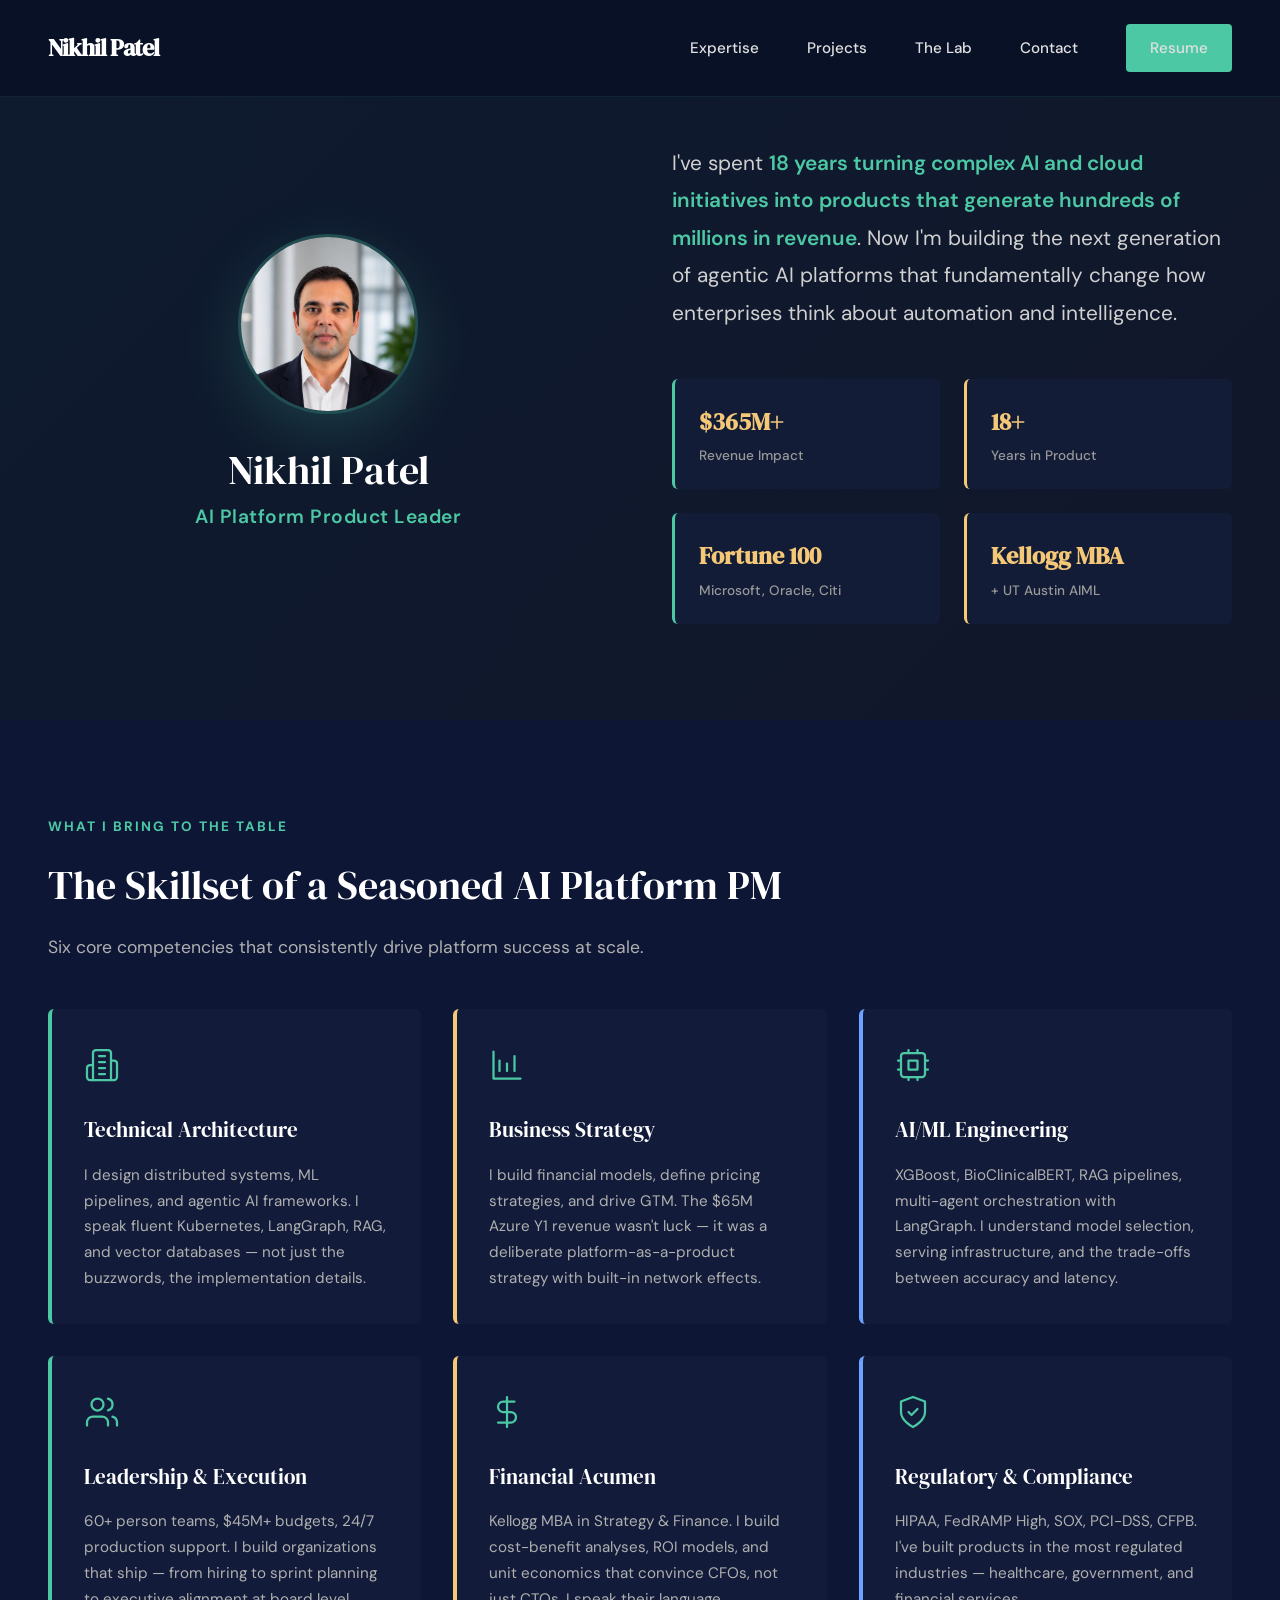
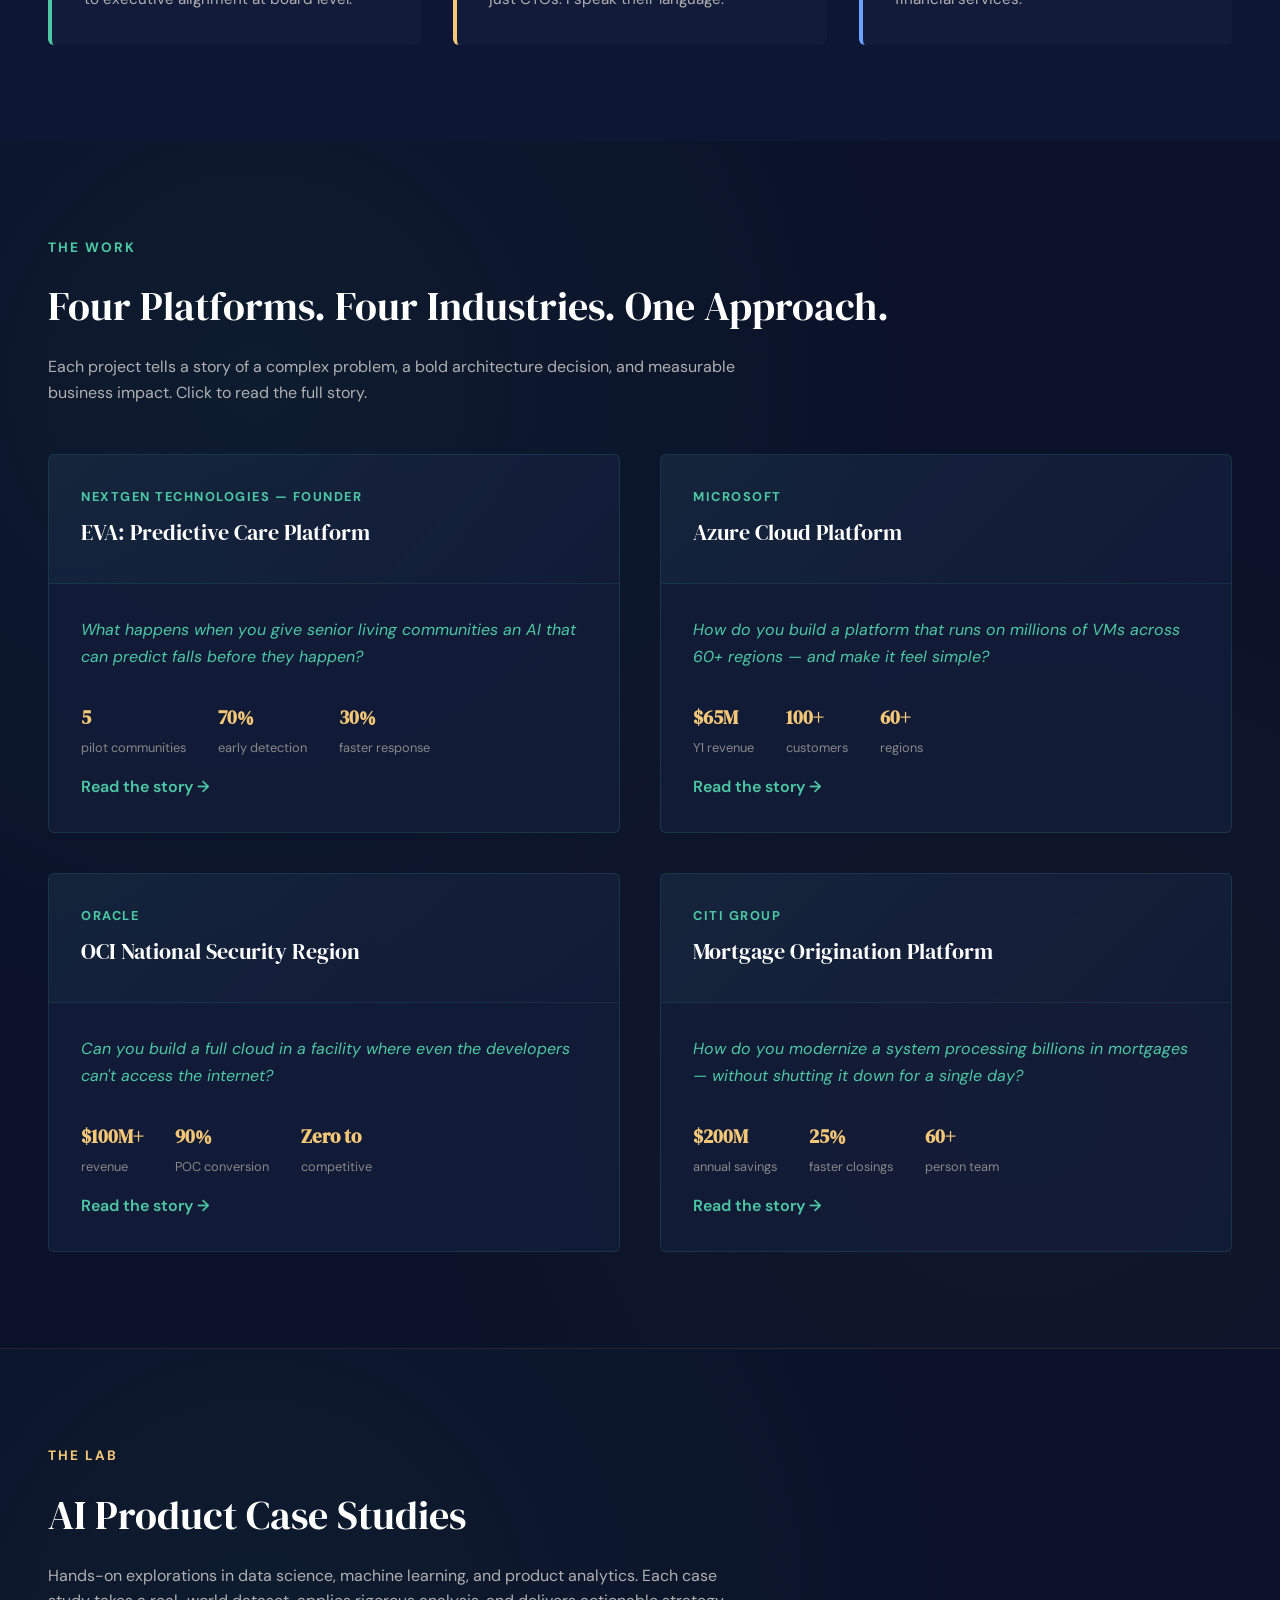
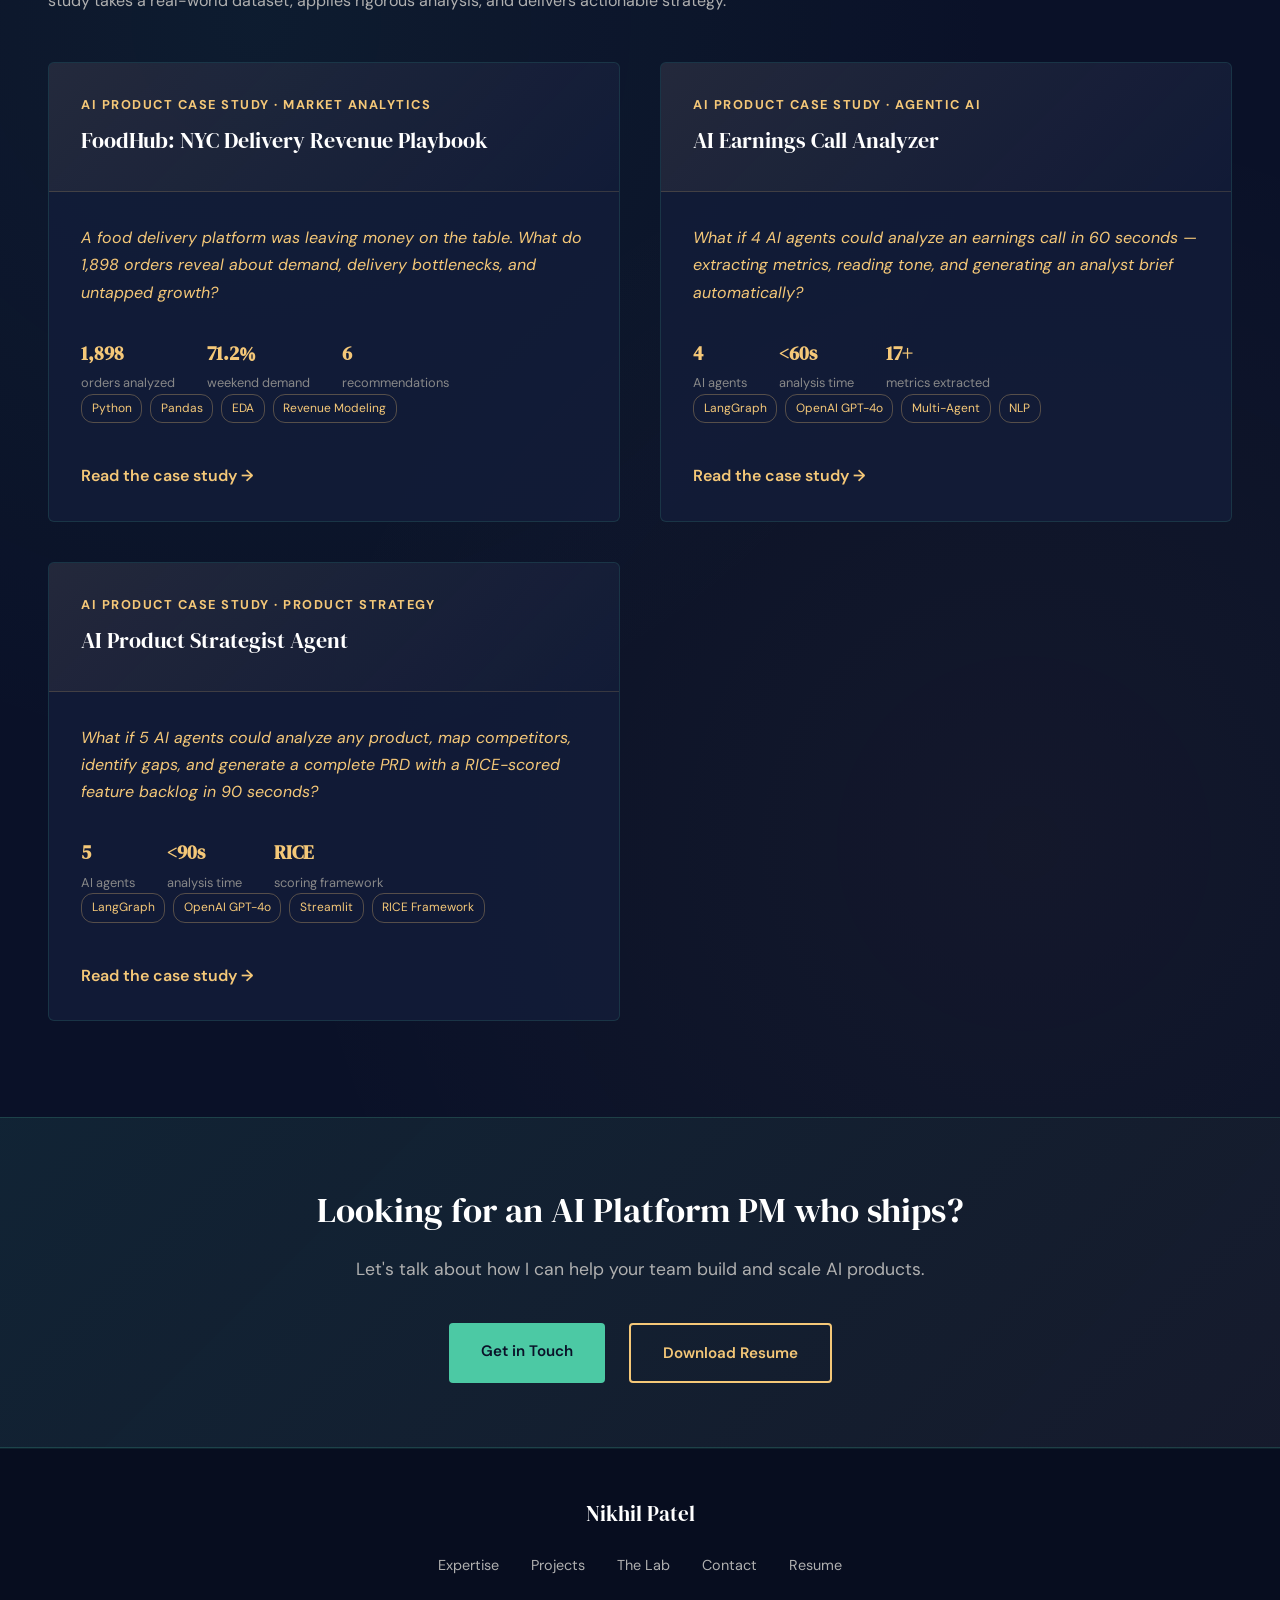
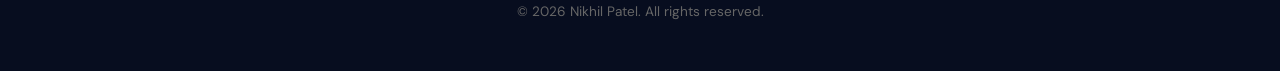
<file: index.html>
<!DOCTYPE html>
<html lang="en">
<head>
    <meta charset="UTF-8">
    <meta name="viewport" content="width=device-width, initial-scale=1.0">
    <title>Nikhil Patel — AI Platform Product Leader</title>
    <link href="https://fonts.googleapis.com/css2?family=DM+Sans:wght@400;500;700&family=DM+Serif+Display:wght@400&display=swap" rel="stylesheet">
    <style>
        * {
            margin: 0;
            padding: 0;
            box-sizing: border-box;
        }

        body {
            font-family: 'DM Sans', sans-serif;
            background-color: #0a1128;
            color: #e0e0e0;
            line-height: 1.6;
            overflow-x: hidden;
        }

        /* Navigation */
        nav {
            position: fixed;
            top: 0;
            left: 0;
            right: 0;
            background: rgba(10, 17, 40, 0.95);
            backdrop-filter: blur(10px);
            padding: 1.5rem 3rem;
            display: flex;
            justify-content: space-between;
            align-items: center;
            z-index: 1000;
            border-bottom: 1px solid rgba(76, 201, 164, 0.1);
        }

        .nav-logo {
            font-family: 'DM Serif Display', serif;
            font-size: 1.5rem;
            font-weight: 700;
            color: #ffffff;
            letter-spacing: -1px;
        }

        .nav-links {
            display: flex;
            gap: 3rem;
            align-items: center;
            list-style: none;
        }

        .nav-links a {
            color: #e0e0e0;
            text-decoration: none;
            font-size: 0.95rem;
            font-weight: 500;
            transition: color 0.3s ease;
        }

        .nav-links a:hover {
            color: #4CC9A4;
        }

        .nav-cta {
            background: #4CC9A4;
            color: #0a1128;
            padding: 0.75rem 1.5rem;
            border-radius: 4px;
            font-weight: 600;
            font-size: 0.9rem;
            text-decoration: none;
            transition: all 0.3s ease;
            display: inline-block;
        }

        .nav-cta:hover {
            background: #F5C878;
            transform: translateY(-2px);
        }

        .hamburger {
            display: none;
            flex-direction: column;
            cursor: pointer;
            gap: 6px;
        }

        .hamburger span {
            width: 25px;
            height: 2.5px;
            background: #e0e0e0;
            border-radius: 2px;
            transition: all 0.3s ease;
        }

        .hamburger.active span:nth-child(1) {
            transform: rotate(45deg) translate(8px, 8px);
        }

        .hamburger.active span:nth-child(2) {
            opacity: 0;
        }

        .hamburger.active span:nth-child(3) {
            transform: rotate(-45deg) translate(7px, -7px);
        }

        /* Hero Section */
        .hero {
            display: grid;
            grid-template-columns: 1fr 1fr;
            gap: 4rem;
            align-items: center;
            padding: 9rem 3rem 6rem;
            background: linear-gradient(135deg, rgba(76, 201, 164, 0.05) 0%, rgba(245, 200, 120, 0.03) 100%);
            max-width: 1400px;
            margin: 0 auto;
        }

        .hero-left {
            display: flex;
            flex-direction: column;
            align-items: center;
            gap: 2rem;
        }

        #profilePhoto {
            width: 180px;
            height: 180px;
            border-radius: 50%;
            object-fit: cover;
            object-position: center top;
            box-shadow: 0 20px 60px rgba(76, 201, 164, 0.2);
            border: 3px solid rgba(76, 201, 164, 0.3);
        }

        .hero-name {
            text-align: center;
        }

        .hero-name h1 {
            font-family: 'DM Serif Display', serif;
            font-size: 2.5rem;
            color: #ffffff;
            margin-bottom: 0.5rem;
            font-weight: 400;
            line-height: 1.2;
        }

        .hero-title {
            font-size: 1.2rem;
            color: #4CC9A4;
            font-weight: 600;
            letter-spacing: 0.5px;
        }

        .hero-right {
            display: flex;
            flex-direction: column;
            justify-content: center;
            gap: 3rem;
        }

        .narrative-hook {
            font-size: 1.3rem;
            line-height: 1.8;
            color: #d0d0d0;
        }

        .narrative-hook strong {
            color: #4CC9A4;
            font-weight: 600;
        }

        .stats-grid {
            display: grid;
            grid-template-columns: repeat(2, 1fr);
            gap: 1.5rem;
        }

        .stat-card {
            background: rgba(20, 30, 60, 0.7);
            padding: 1.5rem;
            border-radius: 6px;
            border-left: 3px solid #4CC9A4;
        }

        .stat-card:nth-child(2) {
            border-left-color: #F5C878;
        }

        .stat-card:nth-child(3) {
            border-left-color: #4CC9A4;
        }

        .stat-card:nth-child(4) {
            border-left-color: #F5C878;
        }

        .stat-value {
            font-family: 'DM Serif Display', serif;
            font-size: 1.5rem;
            color: #F5C878;
            font-weight: 700;
            margin-bottom: 0.3rem;
        }

        .stat-label {
            font-size: 0.85rem;
            color: #999;
            font-weight: 500;
            line-height: 1.4;
        }

        /* Competencies Section */
        .competencies-section {
            padding: 6rem 3rem;
            background: #0d1635;
        }

        .section-label {
            font-size: 0.85rem;
            letter-spacing: 2px;
            color: #4CC9A4;
            text-transform: uppercase;
            margin-bottom: 1rem;
            font-weight: 700;
        }

        .section-heading {
            font-family: 'DM Serif Display', serif;
            font-size: 2.5rem;
            margin-bottom: 1rem;
            color: #ffffff;
            font-weight: 400;
        }

        .section-subtitle {
            font-size: 1.1rem;
            color: #b0b0b0;
            margin-bottom: 3rem;
            max-width: 800px;
        }

        .cards-container {
            display: grid;
            grid-template-columns: repeat(3, 1fr);
            gap: 2rem;
        }

        .competency-card {
            background: rgba(20, 30, 60, 0.7);
            padding: 2rem;
            border-radius: 6px;
            border-left: 4px solid #4CC9A4;
            transition: all 0.3s ease;
            display: flex;
            flex-direction: column;
            gap: 1rem;
        }

        .competency-card:nth-child(2) {
            border-left-color: #F5C878;
        }

        .competency-card:nth-child(3) {
            border-left-color: #6ba3ff;
        }

        .competency-card:nth-child(4) {
            border-left-color: #4CC9A4;
        }

        .competency-card:nth-child(5) {
            border-left-color: #F5C878;
        }

        .competency-card:nth-child(6) {
            border-left-color: #6ba3ff;
        }

        .competency-card:hover {
            transform: translateY(-5px);
            box-shadow: 0 15px 40px rgba(0, 0, 0, 0.5);
        }

        .card-icon {
            height: 3rem;
            display: flex;
            align-items: center;
            color: #4CC9A4;
            margin-bottom: 0.5rem;
        }
        .card-icon svg {
            width: 2.25rem;
            height: 2.25rem;
            stroke-width: 1.5;
        }

        .competency-card h3 {
            font-family: 'DM Serif Display', serif;
            font-size: 1.3rem;
            color: #ffffff;
            font-weight: 400;
            margin: 0;
        }

        .competency-card p {
            color: #b0b0b0;
            line-height: 1.7;
            font-size: 0.95rem;
            margin: 0;
        }

        /* The Lab Section */
        .lab-section {
            border-top: 1px solid rgba(245, 200, 120, 0.1);
        }

        .lab-grid {
            max-width: 1200px;
        }

        .lab-card:hover {
            border-color: #F5C878 !important;
            box-shadow: 0 20px 50px rgba(245, 200, 120, 0.15) !important;
        }

        /* Projects Section */
        .projects-section {
            padding: 6rem 3rem;
            background: #0a1128;
            background-image: radial-gradient(circle at 20% 20%, rgba(76, 201, 164, 0.06) 0%, transparent 50%), radial-gradient(circle at 80% 80%, rgba(245, 200, 120, 0.04) 0%, transparent 50%);
        }

        .projects-subtitle {
            color: #b0b0b0;
            font-size: 1rem;
            margin-bottom: 3rem;
            max-width: 700px;
        }

        .projects-grid {
            display: grid;
            grid-template-columns: repeat(2, 1fr);
            gap: 2.5rem;
        }

        .project-card {
            background: rgba(20, 30, 60, 0.7);
            border: 1px solid rgba(76, 201, 164, 0.15);
            border-radius: 6px;
            overflow: hidden;
            transition: all 0.3s ease;
            text-decoration: none;
            color: inherit;
            display: flex;
            flex-direction: column;
            height: 100%;
        }

        .project-card:hover {
            border-color: #4CC9A4;
            transform: translateY(-8px);
            box-shadow: 0 20px 50px rgba(76, 201, 164, 0.15);
        }

        .project-header {
            padding: 2rem;
            border-bottom: 1px solid rgba(76, 201, 164, 0.1);
            background: linear-gradient(135deg, rgba(76, 201, 164, 0.05) 0%, transparent 100%);
        }

        .project-company {
            font-size: 0.8rem;
            color: #4CC9A4;
            text-transform: uppercase;
            letter-spacing: 1.5px;
            font-weight: 700;
            margin-bottom: 0.5rem;
        }

        .project-title {
            font-family: 'DM Serif Display', serif;
            font-size: 1.4rem;
            color: #ffffff;
            font-weight: 400;
        }

        .project-body {
            padding: 2rem;
            flex-grow: 1;
            display: flex;
            flex-direction: column;
        }

        .project-story {
            color: #d0d0d0;
            line-height: 1.7;
            margin-bottom: 2rem;
            flex-grow: 1;
            font-size: 1rem;
            font-style: italic;
            color: #4CC9A4;
        }

        .project-metrics {
            display: flex;
            gap: 2rem;
            flex-wrap: wrap;
        }

        .metric {
            display: flex;
            flex-direction: column;
        }

        .metric-value {
            font-family: 'DM Serif Display', serif;
            font-size: 1.2rem;
            color: #F5C878;
            font-weight: 700;
        }

        .metric-label {
            font-size: 0.8rem;
            color: #888;
            margin-top: 0.3rem;
        }

        .project-cta {
            display: inline-flex;
            align-items: center;
            gap: 0.5rem;
            color: #4CC9A4;
            font-weight: 600;
            margin-top: 1rem;
            transition: gap 0.3s ease;
        }

        .project-cta:hover {
            gap: 1rem;
        }

        /* CTA Banner */
        .cta-banner {
            padding: 4rem 3rem;
            background: linear-gradient(135deg, rgba(76, 201, 164, 0.1) 0%, rgba(245, 200, 120, 0.05) 100%);
            border-top: 1px solid rgba(76, 201, 164, 0.2);
            border-bottom: 1px solid rgba(76, 201, 164, 0.2);
            text-align: center;
        }

        .cta-banner h2 {
            font-family: 'DM Serif Display', serif;
            font-size: 2.2rem;
            color: #ffffff;
            margin-bottom: 1rem;
            font-weight: 400;
        }

        .cta-banner p {
            font-size: 1.1rem;
            color: #b0b0b0;
            margin-bottom: 2.5rem;
            max-width: 600px;
            margin-left: auto;
            margin-right: auto;
        }

        .cta-buttons {
            display: flex;
            gap: 1.5rem;
            justify-content: center;
            flex-wrap: wrap;
        }

        /* Buttons */
        .btn {
            padding: 1rem 2rem;
            border-radius: 4px;
            font-weight: 600;
            font-size: 0.95rem;
            text-decoration: none;
            display: inline-block;
            transition: all 0.3s ease;
            cursor: pointer;
            border: none;
        }

        .btn-primary {
            background: #4CC9A4;
            color: #0a1128;
        }

        .btn-primary:hover {
            background: #3ab392;
            transform: translateY(-3px);
            box-shadow: 0 10px 25px rgba(76, 201, 164, 0.2);
        }

        .btn-secondary {
            border: 2px solid #F5C878;
            color: #F5C878;
            background: transparent;
        }

        .btn-secondary:hover {
            background: rgba(245, 200, 120, 0.1);
            transform: translateY(-3px);
        }

        /* Footer */
        footer {
            padding: 3rem;
            background: #070d1f;
            border-top: 1px solid rgba(76, 201, 164, 0.1);
            text-align: center;
        }

        .footer-content {
            max-width: 1200px;
            margin: 0 auto;
        }

        .footer-name {
            font-family: 'DM Serif Display', serif;
            font-size: 1.3rem;
            color: #ffffff;
            margin-bottom: 1.5rem;
            font-weight: 400;
        }

        .footer-links {
            display: flex;
            gap: 2rem;
            justify-content: center;
            margin-bottom: 1.5rem;
            flex-wrap: wrap;
        }

        .footer-links a {
            color: #b0b0b0;
            text-decoration: none;
            font-size: 0.9rem;
            transition: color 0.3s ease;
        }

        .footer-links a:hover {
            color: #4CC9A4;
        }

        .footer-copyright {
            color: #666;
            font-size: 0.85rem;
        }

        /* Mobile Responsive */
        @media (max-width: 1200px) {
            .hero {
                grid-template-columns: 1fr;
                gap: 2rem;
            }

            .hero-left {
                order: 1;
            }

            .hero-right {
                order: 2;
            }

            .cards-container {
                grid-template-columns: repeat(2, 1fr);
            }

            .projects-grid {
                grid-template-columns: 1fr;
            }
        }

        @media (max-width: 768px) {
            nav {
                padding: 1.5rem 1.5rem;
            }

            .nav-links {
                display: none;
                position: absolute;
                top: 70px;
                left: 0;
                right: 0;
                flex-direction: column;
                gap: 1rem;
                padding: 2rem;
                background: rgba(10, 17, 40, 0.99);
                border-bottom: 1px solid rgba(76, 201, 164, 0.1);
            }

            .nav-links.active {
                display: flex;
            }

            .hamburger {
                display: flex;
            }

            .hero {
                padding: 7rem 1.5rem 3rem;
                min-height: auto;
                padding-top: 8rem;
            }

            .hero-name h1 {
                font-size: 1.8rem;
            }

            .narrative-hook {
                font-size: 1.1rem;
            }

            .stats-grid {
                grid-template-columns: 1fr;
                gap: 1rem;
            }

            .competencies-section,
            .projects-section,
            .cta-banner {
                padding: 4rem 1.5rem;
            }

            .section-heading {
                font-size: 2rem;
            }

            .cards-container {
                grid-template-columns: 1fr;
            }

            .cta-banner h2 {
                font-size: 1.5rem;
            }

            .cta-buttons {
                flex-direction: column;
            }

            .cta-buttons .btn {
                width: 100%;
                text-align: center;
            }

            footer {
                padding: 2rem 1.5rem;
            }
        }

        @media (max-width: 480px) {
            nav {
                padding: 1rem 1rem;
            }

            .nav-logo {
                font-size: 1.2rem;
            }

            .hero {
                padding: 6rem 1rem 2rem;
                gap: 1.5rem;
            }

            .hero-name h1 {
                font-size: 1.5rem;
            }

            .hero-title {
                font-size: 1rem;
            }

            .narrative-hook {
                font-size: 1rem;
            }

            #profilePhoto {
                width: 140px;
                height: 140px;
            }

            .section-heading {
                font-size: 1.5rem;
            }

            .competency-card {
                padding: 1.5rem;
            }

            .competency-card h3 {
                font-size: 1.1rem;
            }

            .competency-card p {
                font-size: 0.9rem;
            }

            .project-title {
                font-size: 1.1rem;
            }

            .cta-banner p {
                font-size: 1rem;
            }

            .btn {
                padding: 0.8rem 1.5rem;
                font-size: 0.9rem;
            }
        }
    </style>
</head>
<body>
    <!-- Navigation -->
    <nav>
        <div class="nav-logo">Nikhil Patel</div>
        <ul class="nav-links" id="navLinks">
            <li><a href="#competencies">Expertise</a></li>
            <li><a href="#projects">Projects</a></li>
            <li><a href="#the-lab">The Lab</a></li>
            <li><a href="contact.html">Contact</a></li>
            <li><a href="Nikhil_Resume.pdf" class="nav-cta">Resume</a></li>
        </ul>
        <div class="hamburger" id="hamburger">
            <span></span>
            <span></span>
            <span></span>
        </div>
    </nav>

    <!-- Hero Section -->
    <section class="hero">
        <div class="hero-left">
            <img id="profilePhoto" src="Nikhil headshot.PNG" alt="Nikhil Patel — AI Platform Product Leader">
            <div class="hero-name">
                <h1>Nikhil Patel</h1>
                <div class="hero-title">AI Platform Product Leader</div>
            </div>
        </div>

        <div class="hero-right">
            <p class="narrative-hook">I've spent <strong>18 years turning complex AI and cloud initiatives into products that generate hundreds of millions in revenue</strong>. Now I'm building the next generation of agentic AI platforms that fundamentally change how enterprises think about automation and intelligence.</p>

            <div class="stats-grid">
                <div class="stat-card">
                    <div class="stat-value">$365M+</div>
                    <div class="stat-label">Revenue Impact</div>
                </div>
                <div class="stat-card">
                    <div class="stat-value">18+</div>
                    <div class="stat-label">Years in Product</div>
                </div>
                <div class="stat-card">
                    <div class="stat-value">Fortune 100</div>
                    <div class="stat-label">Microsoft, Oracle, Citi</div>
                </div>
                <div class="stat-card">
                    <div class="stat-value">Kellogg MBA</div>
                    <div class="stat-label">+ UT Austin AIML</div>
                </div>
            </div>
        </div>
    </section>

    <!-- Competencies Section -->
    <section class="competencies-section" id="competencies">
        <div class="section-label">WHAT I BRING TO THE TABLE</div>
        <h2 class="section-heading">The Skillset of a Seasoned AI Platform PM</h2>
        <p class="section-subtitle">Six core competencies that consistently drive platform success at scale.</p>

        <div class="cards-container">
            <div class="competency-card">
                <div class="card-icon"><svg xmlns="http://www.w3.org/2000/svg" viewBox="0 0 24 24" fill="none" stroke="currentColor" stroke-linecap="round" stroke-linejoin="round"><path d="M6 22V4a2 2 0 0 1 2-2h8a2 2 0 0 1 2 2v18Z"/><path d="M6 12H4a2 2 0 0 0-2 2v6a2 2 0 0 0 2 2h2"/><path d="M18 9h2a2 2 0 0 1 2 2v9a2 2 0 0 1-2 2h-2"/><path d="M10 6h4"/><path d="M10 10h4"/><path d="M10 14h4"/><path d="M10 18h4"/></svg></div>
                <h3>Technical Architecture</h3>
                <p>I design distributed systems, ML pipelines, and agentic AI frameworks. I speak fluent Kubernetes, LangGraph, RAG, and vector databases — not just the buzzwords, the implementation details.</p>
            </div>

            <div class="competency-card">
                <div class="card-icon"><svg xmlns="http://www.w3.org/2000/svg" viewBox="0 0 24 24" fill="none" stroke="currentColor" stroke-linecap="round" stroke-linejoin="round"><path d="M3 3v18h18"/><path d="M7 16V9"/><path d="M12 16v-5"/><path d="M17 16V6"/></svg></div>
                <h3>Business Strategy</h3>
                <p>I build financial models, define pricing strategies, and drive GTM. The $65M Azure Y1 revenue wasn't luck — it was a deliberate platform-as-a-product strategy with built-in network effects.</p>
            </div>

            <div class="competency-card">
                <div class="card-icon"><svg xmlns="http://www.w3.org/2000/svg" viewBox="0 0 24 24" fill="none" stroke="currentColor" stroke-linecap="round" stroke-linejoin="round"><rect x="4" y="4" width="16" height="16" rx="2"/><rect x="9" y="9" width="6" height="6"/><path d="M9 2v2"/><path d="M15 2v2"/><path d="M9 20v2"/><path d="M15 20v2"/><path d="M2 9h2"/><path d="M2 15h2"/><path d="M20 9h2"/><path d="M20 15h2"/></svg></div>
                <h3>AI/ML Engineering</h3>
                <p>XGBoost, BioClinicalBERT, RAG pipelines, multi-agent orchestration with LangGraph. I understand model selection, serving infrastructure, and the trade-offs between accuracy and latency.</p>
            </div>

            <div class="competency-card">
                <div class="card-icon"><svg xmlns="http://www.w3.org/2000/svg" viewBox="0 0 24 24" fill="none" stroke="currentColor" stroke-linecap="round" stroke-linejoin="round"><path d="M16 21v-2a4 4 0 0 0-4-4H6a4 4 0 0 0-4 4v2"/><circle cx="9" cy="7" r="4"/><path d="M22 21v-2a4 4 0 0 0-3-3.87"/><path d="M16 3.13a4 4 0 0 1 0 7.75"/></svg></div>
                <h3>Leadership & Execution</h3>
                <p>60+ person teams, $45M+ budgets, 24/7 production support. I build organizations that ship — from hiring to sprint planning to executive alignment at board level.</p>
            </div>

            <div class="competency-card">
                <div class="card-icon"><svg xmlns="http://www.w3.org/2000/svg" viewBox="0 0 24 24" fill="none" stroke="currentColor" stroke-linecap="round" stroke-linejoin="round"><line x1="12" y1="2" x2="12" y2="22"/><path d="M17 5H9.5a3.5 3.5 0 0 0 0 7h5a3.5 3.5 0 0 1 0 7H6"/></svg></div>
                <h3>Financial Acumen</h3>
                <p>Kellogg MBA in Strategy & Finance. I build cost-benefit analyses, ROI models, and unit economics that convince CFOs, not just CTOs. I speak their language.</p>
            </div>

            <div class="competency-card">
                <div class="card-icon"><svg xmlns="http://www.w3.org/2000/svg" viewBox="0 0 24 24" fill="none" stroke="currentColor" stroke-linecap="round" stroke-linejoin="round"><path d="M12 22s8-4 8-10V5l-8-3-8 3v7c0 6 8 10 8 10z"/><path d="m9 12 2 2 4-4"/></svg></div>
                <h3>Regulatory & Compliance</h3>
                <p>HIPAA, FedRAMP High, SOX, PCI-DSS, CFPB. I've built products in the most regulated industries — healthcare, government, and financial services.</p>
            </div>
        </div>
    </section>

    <!-- Projects Section -->
    <section class="projects-section" id="projects">
        <div class="section-label">THE WORK</div>
        <h2 class="section-heading">Four Platforms. Four Industries. One Approach.</h2>
        <p class="projects-subtitle">Each project tells a story of a complex problem, a bold architecture decision, and measurable business impact. Click to read the full story.</p>

        <div class="projects-grid">
            <!-- EVA Project -->
            <a href="project-eva.html" class="project-card">
                <div class="project-header">
                    <div class="project-company">NEXTGEN TECHNOLOGIES — FOUNDER</div>
                    <div class="project-title">EVA: Predictive Care Platform</div>
                </div>
                <div class="project-body">
                    <p class="project-story">What happens when you give senior living communities an AI that can predict falls before they happen?</p>
                    <div class="project-metrics">
                        <div class="metric">
                            <div class="metric-value">5</div>
                            <div class="metric-label">pilot communities</div>
                        </div>
                        <div class="metric">
                            <div class="metric-value">70%</div>
                            <div class="metric-label">early detection</div>
                        </div>
                        <div class="metric">
                            <div class="metric-value">30%</div>
                            <div class="metric-label">faster response</div>
                        </div>
                    </div>
                    <span class="project-cta">Read the story →</span>
                </div>
            </a>

            <!-- Azure Project -->
            <a href="project-azure.html" class="project-card">
                <div class="project-header">
                    <div class="project-company">MICROSOFT</div>
                    <div class="project-title">Azure Cloud Platform</div>
                </div>
                <div class="project-body">
                    <p class="project-story">How do you build a platform that runs on millions of VMs across 60+ regions — and make it feel simple?</p>
                    <div class="project-metrics">
                        <div class="metric">
                            <div class="metric-value">$65M</div>
                            <div class="metric-label">Y1 revenue</div>
                        </div>
                        <div class="metric">
                            <div class="metric-value">100+</div>
                            <div class="metric-label">customers</div>
                        </div>
                        <div class="metric">
                            <div class="metric-value">60+</div>
                            <div class="metric-label">regions</div>
                        </div>
                    </div>
                    <span class="project-cta">Read the story →</span>
                </div>
            </a>

            <!-- OCI Project -->
            <a href="project-oci.html" class="project-card">
                <div class="project-header">
                    <div class="project-company">ORACLE</div>
                    <div class="project-title">OCI National Security Region</div>
                </div>
                <div class="project-body">
                    <p class="project-story">Can you build a full cloud in a facility where even the developers can't access the internet?</p>
                    <div class="project-metrics">
                        <div class="metric">
                            <div class="metric-value">$100M+</div>
                            <div class="metric-label">revenue</div>
                        </div>
                        <div class="metric">
                            <div class="metric-value">90%</div>
                            <div class="metric-label">POC conversion</div>
                        </div>
                        <div class="metric">
                            <div class="metric-value">Zero to</div>
                            <div class="metric-label">competitive</div>
                        </div>
                    </div>
                    <span class="project-cta">Read the story →</span>
                </div>
            </a>

            <!-- Citi Project -->
            <a href="project-citi.html" class="project-card">
                <div class="project-header">
                    <div class="project-company">CITI GROUP</div>
                    <div class="project-title">Mortgage Origination Platform</div>
                </div>
                <div class="project-body">
                    <p class="project-story">How do you modernize a system processing billions in mortgages — without shutting it down for a single day?</p>
                    <div class="project-metrics">
                        <div class="metric">
                            <div class="metric-value">$200M</div>
                            <div class="metric-label">annual savings</div>
                        </div>
                        <div class="metric">
                            <div class="metric-value">25%</div>
                            <div class="metric-label">faster closings</div>
                        </div>
                        <div class="metric">
                            <div class="metric-value">60+</div>
                            <div class="metric-label">person team</div>
                        </div>
                    </div>
                    <span class="project-cta">Read the story →</span>
                </div>
            </a>
        </div>
    </section>

    <!-- The Lab Section -->
    <section class="projects-section lab-section" id="the-lab">
        <div class="section-label" style="color: #F5C878;">THE LAB</div>
        <h2 class="section-heading">AI Product Case Studies</h2>
        <p class="projects-subtitle">Hands-on explorations in data science, machine learning, and product analytics. Each case study takes a real-world dataset, applies rigorous analysis, and delivers actionable strategy.</p>

        <div class="projects-grid lab-grid" style="max-width: 1200px;">
            <!-- FoodHub Project -->
            <a href="project-foodhub.html" class="project-card lab-card">
                <div class="project-header" style="background: linear-gradient(135deg, rgba(245, 200, 120, 0.08) 0%, transparent 100%); border-bottom-color: rgba(245, 200, 120, 0.15);">
                    <div class="project-company" style="color: #F5C878;">AI PRODUCT CASE STUDY &middot; MARKET ANALYTICS</div>
                    <div class="project-title">FoodHub: NYC Delivery Revenue Playbook</div>
                </div>
                <div class="project-body">
                    <p class="project-story" style="color: #F5C878;">A food delivery platform was leaving money on the table. What do 1,898 orders reveal about demand, delivery bottlenecks, and untapped growth?</p>
                    <div class="project-metrics">
                        <div class="metric">
                            <div class="metric-value">1,898</div>
                            <div class="metric-label">orders analyzed</div>
                        </div>
                        <div class="metric">
                            <div class="metric-value">71.2%</div>
                            <div class="metric-label">weekend demand</div>
                        </div>
                        <div class="metric">
                            <div class="metric-value">6</div>
                            <div class="metric-label">recommendations</div>
                        </div>
                    </div>
                    <div style="display: flex; gap: 0.5rem; flex-wrap: wrap; margin-bottom: 1.5rem;">
                        <span style="font-size: 0.75rem; padding: 0.25rem 0.6rem; border-radius: 12px; border: 1px solid rgba(245, 200, 120, 0.3); color: #F5C878;">Python</span>
                        <span style="font-size: 0.75rem; padding: 0.25rem 0.6rem; border-radius: 12px; border: 1px solid rgba(245, 200, 120, 0.3); color: #F5C878;">Pandas</span>
                        <span style="font-size: 0.75rem; padding: 0.25rem 0.6rem; border-radius: 12px; border: 1px solid rgba(245, 200, 120, 0.3); color: #F5C878;">EDA</span>
                        <span style="font-size: 0.75rem; padding: 0.25rem 0.6rem; border-radius: 12px; border: 1px solid rgba(245, 200, 120, 0.3); color: #F5C878;">Revenue Modeling</span>
                    </div>
                    <span class="project-cta" style="color: #F5C878;">Read the case study →</span>
                </div>
            </a>

            <!-- Earnings Call Analyzer -->
            <a href="project-earnings-analyzer.html" class="project-card lab-card">
                <div class="project-header" style="background: linear-gradient(135deg, rgba(245, 200, 120, 0.08) 0%, transparent 100%); border-bottom-color: rgba(245, 200, 120, 0.15);">
                    <div class="project-company" style="color: #F5C878;">AI PRODUCT CASE STUDY &middot; AGENTIC AI</div>
                    <div class="project-title">AI Earnings Call Analyzer</div>
                </div>
                <div class="project-body">
                    <p class="project-story" style="color: #F5C878;">What if 4 AI agents could analyze an earnings call in 60 seconds — extracting metrics, reading tone, and generating an analyst brief automatically?</p>
                    <div class="project-metrics">
                        <div class="metric">
                            <div class="metric-value">4</div>
                            <div class="metric-label">AI agents</div>
                        </div>
                        <div class="metric">
                            <div class="metric-value">&lt;60s</div>
                            <div class="metric-label">analysis time</div>
                        </div>
                        <div class="metric">
                            <div class="metric-value">17+</div>
                            <div class="metric-label">metrics extracted</div>
                        </div>
                    </div>
                    <div style="display: flex; gap: 0.5rem; flex-wrap: wrap; margin-bottom: 1.5rem;">
                        <span style="font-size: 0.75rem; padding: 0.25rem 0.6rem; border-radius: 12px; border: 1px solid rgba(245, 200, 120, 0.3); color: #F5C878;">LangGraph</span>
                        <span style="font-size: 0.75rem; padding: 0.25rem 0.6rem; border-radius: 12px; border: 1px solid rgba(245, 200, 120, 0.3); color: #F5C878;">OpenAI GPT-4o</span>
                        <span style="font-size: 0.75rem; padding: 0.25rem 0.6rem; border-radius: 12px; border: 1px solid rgba(245, 200, 120, 0.3); color: #F5C878;">Multi-Agent</span>
                        <span style="font-size: 0.75rem; padding: 0.25rem 0.6rem; border-radius: 12px; border: 1px solid rgba(245, 200, 120, 0.3); color: #F5C878;">NLP</span>
                    </div>
                    <span class="project-cta" style="color: #F5C878;">Read the case study →</span>
                </div>
            </a>

            <!-- Product Strategist Agent -->
            <a href="project-product-strategist.html" class="project-card lab-card">
                <div class="project-header" style="background: linear-gradient(135deg, rgba(245, 200, 120, 0.08) 0%, transparent 100%); border-bottom-color: rgba(245, 200, 120, 0.15);">
                    <div class="project-company" style="color: #F5C878;">AI PRODUCT CASE STUDY &middot; PRODUCT STRATEGY</div>
                    <div class="project-title">AI Product Strategist Agent</div>
                </div>
                <div class="project-body">
                    <p class="project-story" style="color: #F5C878;">What if 5 AI agents could analyze any product, map competitors, identify gaps, and generate a complete PRD with a RICE-scored feature backlog in 90 seconds?</p>
                    <div class="project-metrics">
                        <div class="metric">
                            <div class="metric-value">5</div>
                            <div class="metric-label">AI agents</div>
                        </div>
                        <div class="metric">
                            <div class="metric-value">&lt;90s</div>
                            <div class="metric-label">analysis time</div>
                        </div>
                        <div class="metric">
                            <div class="metric-value">RICE</div>
                            <div class="metric-label">scoring framework</div>
                        </div>
                    </div>
                    <div style="display: flex; gap: 0.5rem; flex-wrap: wrap; margin-bottom: 1.5rem;">
                        <span style="font-size: 0.75rem; padding: 0.25rem 0.6rem; border-radius: 12px; border: 1px solid rgba(245, 200, 120, 0.3); color: #F5C878;">LangGraph</span>
                        <span style="font-size: 0.75rem; padding: 0.25rem 0.6rem; border-radius: 12px; border: 1px solid rgba(245, 200, 120, 0.3); color: #F5C878;">OpenAI GPT-4o</span>
                        <span style="font-size: 0.75rem; padding: 0.25rem 0.6rem; border-radius: 12px; border: 1px solid rgba(245, 200, 120, 0.3); color: #F5C878;">Streamlit</span>
                        <span style="font-size: 0.75rem; padding: 0.25rem 0.6rem; border-radius: 12px; border: 1px solid rgba(245, 200, 120, 0.3); color: #F5C878;">RICE Framework</span>
                    </div>
                    <span class="project-cta" style="color: #F5C878;">Read the case study →</span>
                </div>
            </a>
        </div>
    </section>

    <!-- CTA Banner -->
    <section class="cta-banner">
        <h2>Looking for an AI Platform PM who ships?</h2>
        <p>Let's talk about how I can help your team build and scale AI products.</p>
        <div class="cta-buttons">
            <a href="contact.html" class="btn btn-primary">Get in Touch</a>
            <a href="Nikhil_Resume.pdf" class="btn btn-secondary">Download Resume</a>
        </div>
    </section>

    <!-- Footer -->
    <footer>
        <div class="footer-content">
            <div class="footer-name">Nikhil Patel</div>
            <div class="footer-links">
                <a href="#competencies">Expertise</a>
                <a href="#projects">Projects</a>
                <a href="#the-lab">The Lab</a>
                <a href="contact.html">Contact</a>
                <a href="Nikhil_Resume.pdf">Resume</a>
            </div>
            <div class="footer-copyright">© 2026 Nikhil Patel. All rights reserved.</div>
        </div>
    </footer>

    <script>
        // Mobile hamburger menu toggle
        const hamburger = document.getElementById('hamburger');
        const navLinks = document.getElementById('navLinks');

        hamburger.addEventListener('click', function() {
            hamburger.classList.toggle('active');
            navLinks.classList.toggle('active');
        });

        // Close menu when a link is clicked
        const navLinksElements = navLinks.querySelectorAll('a');
        navLinksElements.forEach(link => {
            link.addEventListener('click', function() {
                hamburger.classList.remove('active');
                navLinks.classList.remove('active');
            });
        });
    </script>
</body>
</html>
</file>
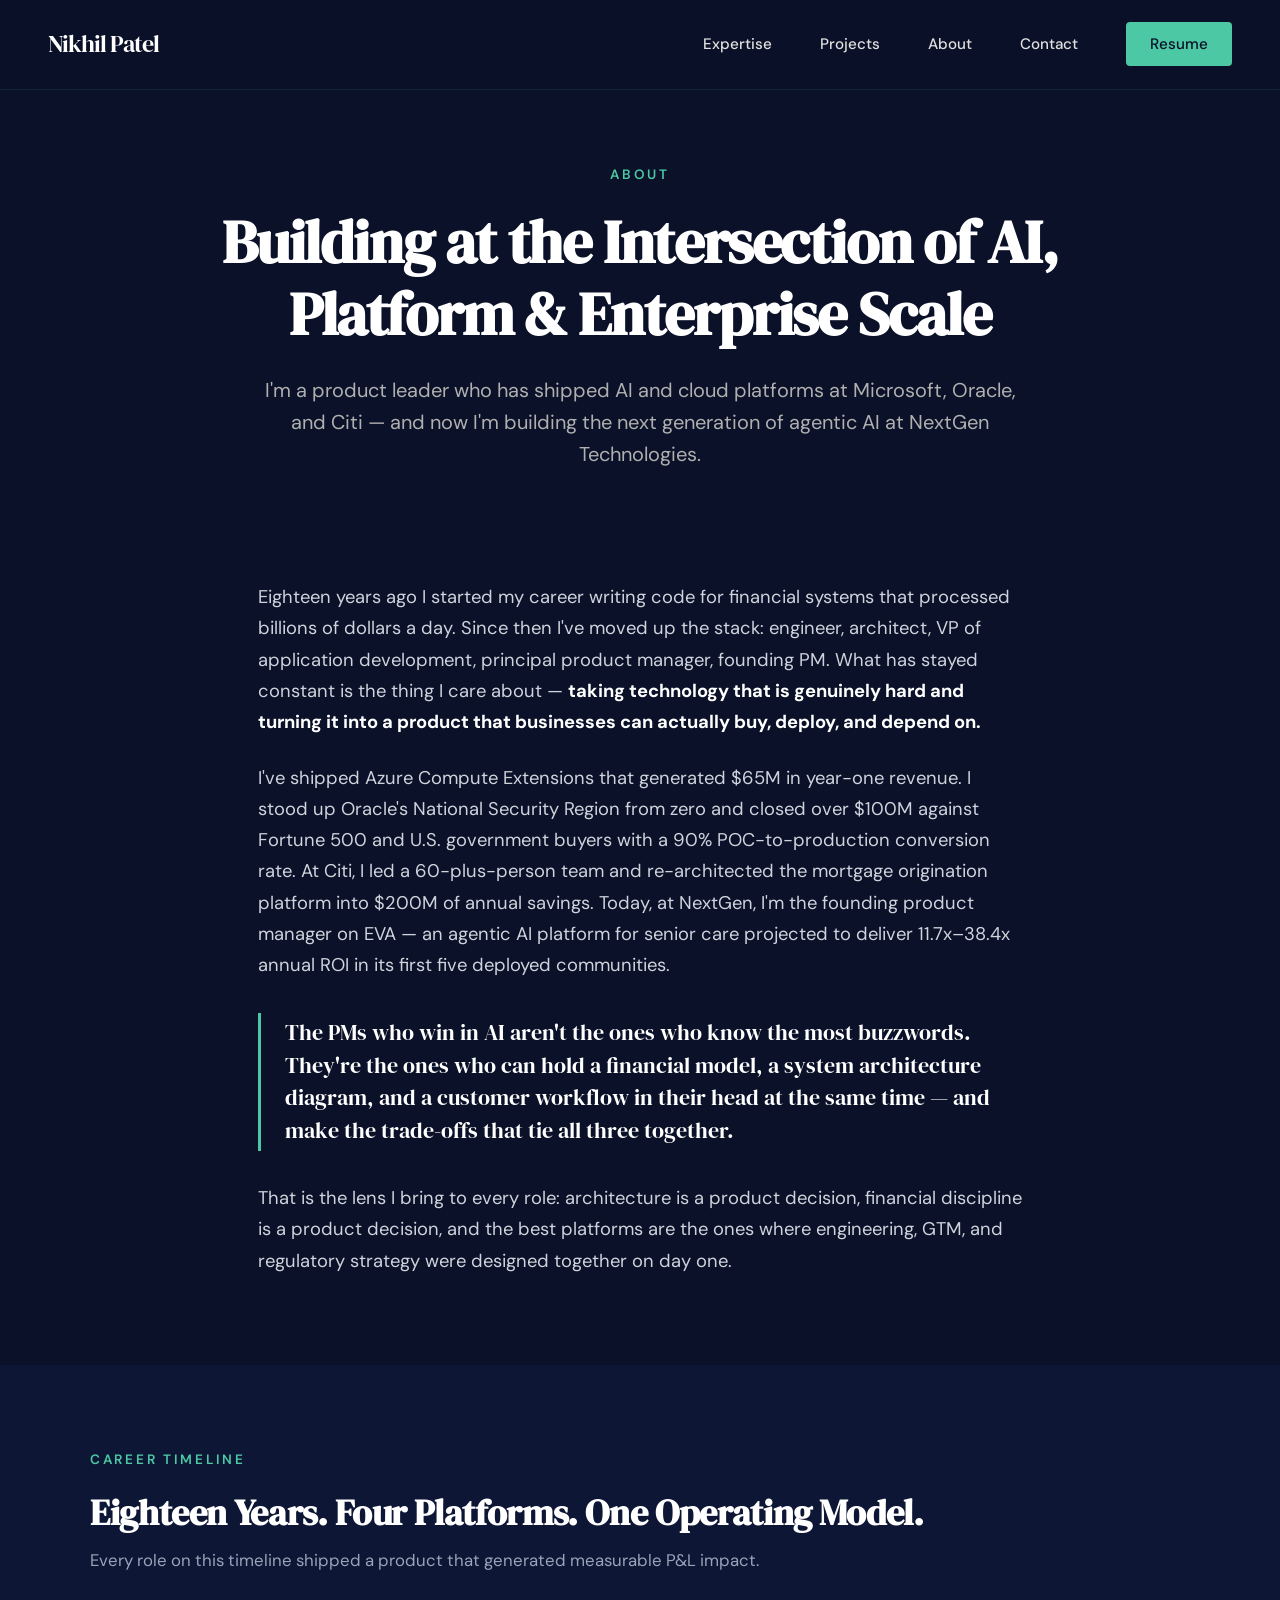
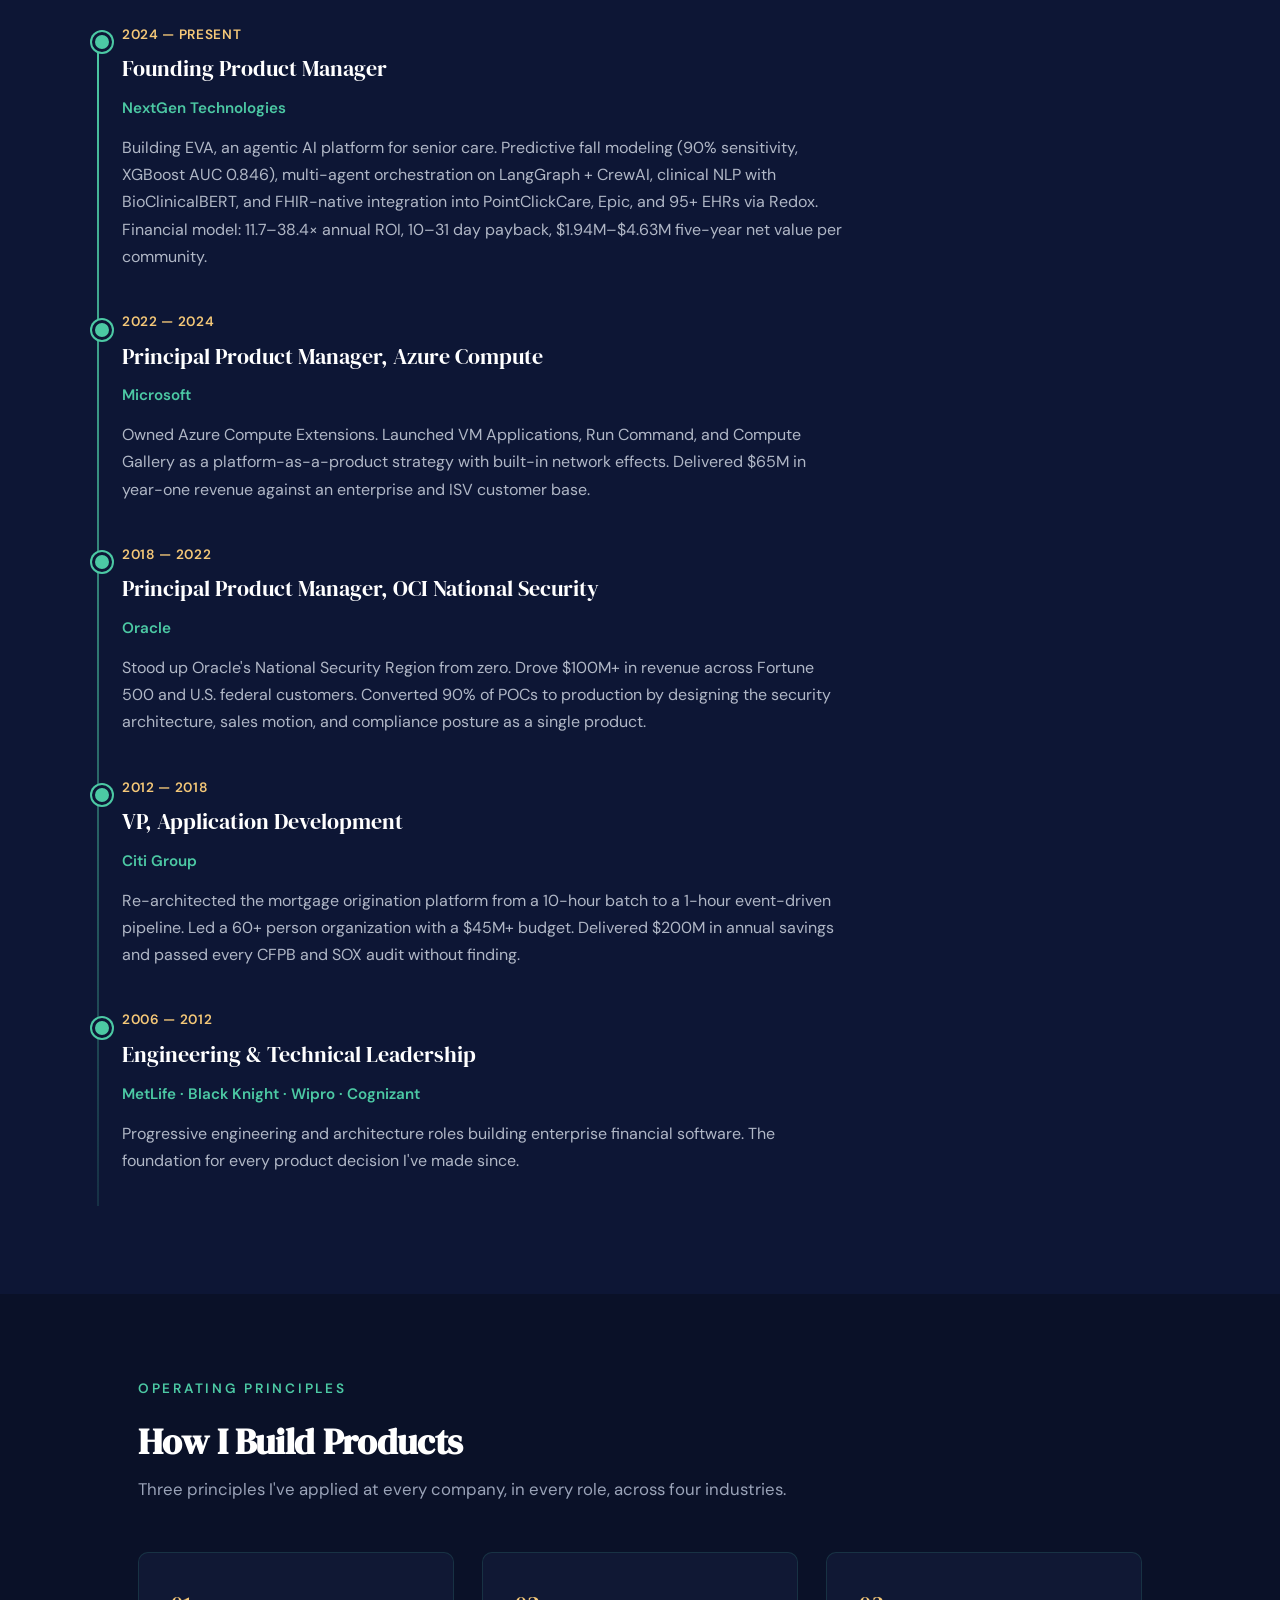
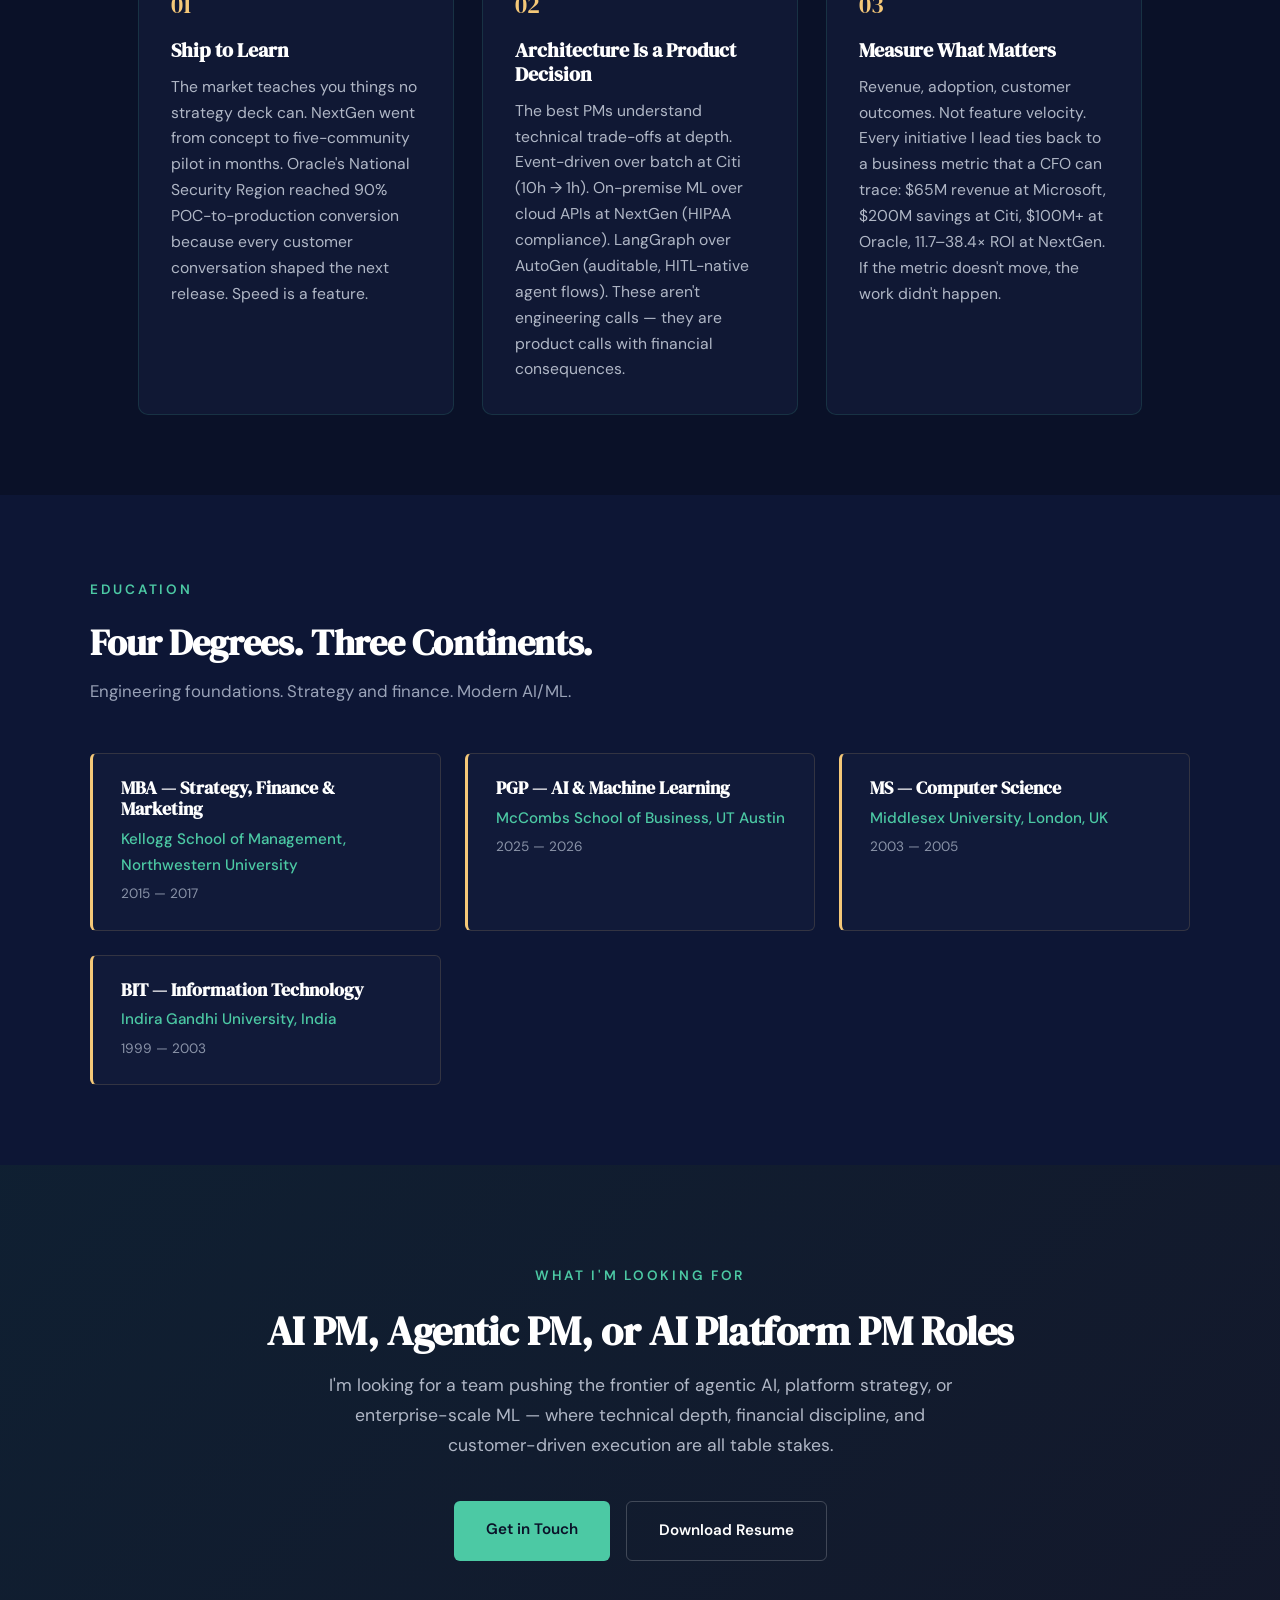
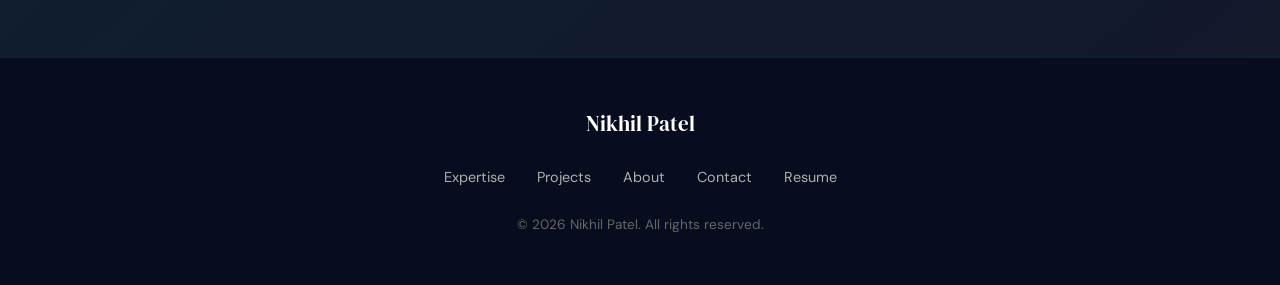
<file: about.html>
<!DOCTYPE html>
<html lang="en">
<head>
    <meta charset="UTF-8">
    <meta name="viewport" content="width=device-width, initial-scale=1.0">
    <title>About — Nikhil Patel | AI Platform Product Leader</title>
    <meta name="description" content="18 years turning complex AI and cloud platforms into products that generate hundreds of millions in revenue. Microsoft, Oracle, Citi, NextGen.">
    <link href="https://fonts.googleapis.com/css2?family=DM+Sans:wght@400;500;600;700&family=DM+Serif+Display:wght@400&display=swap" rel="stylesheet">
    <style>
        * { margin: 0; padding: 0; box-sizing: border-box; }

        body {
            font-family: 'DM Sans', sans-serif;
            background-color: #0a1128;
            color: #e0e0e0;
            line-height: 1.7;
            overflow-x: hidden;
            -webkit-font-smoothing: antialiased;
        }

        h1, h2, h3, h4 { font-family: 'DM Serif Display', serif; color: #ffffff; line-height: 1.2; }

        a { color: inherit; text-decoration: none; }

        /* Navigation */
        nav {
            position: fixed;
            top: 0; left: 0; right: 0;
            background: rgba(10, 17, 40, 0.95);
            backdrop-filter: blur(10px);
            padding: 1.5rem 3rem;
            display: flex;
            justify-content: space-between;
            align-items: center;
            z-index: 1000;
            border-bottom: 1px solid rgba(76, 201, 164, 0.1);
        }
        .nav-logo {
            font-family: 'DM Serif Display', serif;
            font-size: 1.5rem;
            color: #ffffff;
            letter-spacing: -1px;
        }
        .nav-links {
            display: flex;
            gap: 3rem;
            align-items: center;
            list-style: none;
        }
        .nav-links a {
            color: #e0e0e0;
            font-size: 0.95rem;
            font-weight: 500;
            transition: color 0.3s ease;
        }
        .nav-links a:hover { color: #4CC9A4; }
        .nav-cta {
            background: #4CC9A4;
            color: #0a1128 !important;
            padding: 0.75rem 1.5rem;
            border-radius: 4px;
            font-weight: 600;
            font-size: 0.9rem;
            transition: all 0.3s ease;
        }
        .nav-cta:hover { background: #F5C878; transform: translateY(-2px); }
        .hamburger { display: none; flex-direction: column; cursor: pointer; gap: 6px; }
        .hamburger span { width: 25px; height: 2.5px; background: #e0e0e0; border-radius: 2px; transition: all 0.3s ease; }

        /* Page header */
        .page-header {
            padding: 10rem 3rem 5rem;
            max-width: 1100px;
            margin: 0 auto;
            text-align: center;
        }
        .eyebrow {
            display: inline-block;
            color: #4CC9A4;
            font-size: 0.85rem;
            font-weight: 600;
            letter-spacing: 0.2em;
            text-transform: uppercase;
            margin-bottom: 1.25rem;
        }
        .page-header h1 {
            font-size: clamp(2.5rem, 5vw, 3.75rem);
            margin-bottom: 1.5rem;
            letter-spacing: -0.02em;
        }
        .page-header .lede {
            font-size: 1.25rem;
            color: #b0b0b0;
            max-width: 780px;
            margin: 0 auto;
            line-height: 1.6;
        }

        /* Section wrapper */
        .section {
            padding: 5rem 3rem;
            max-width: 1100px;
            margin: 0 auto;
        }
        .section-title {
            font-size: 2.25rem;
            margin-bottom: 0.75rem;
            letter-spacing: -0.01em;
        }
        .section-subtitle {
            color: #9aa3b8;
            font-size: 1.05rem;
            margin-bottom: 3rem;
            max-width: 720px;
        }

        /* Narrative intro */
        .narrative {
            padding: 2rem 3rem 4rem;
            max-width: 860px;
            margin: 0 auto;
        }
        .narrative p {
            font-size: 1.15rem;
            color: #cfd3dc;
            margin-bottom: 1.5rem;
        }
        .narrative p strong { color: #ffffff; }
        .narrative .pullquote {
            border-left: 3px solid #4CC9A4;
            padding: 0.25rem 0 0.25rem 1.5rem;
            margin: 2rem 0;
            font-family: 'DM Serif Display', serif;
            font-size: 1.35rem;
            color: #ffffff;
            line-height: 1.5;
        }

        /* Timeline */
        .timeline-wrap {
            background: #0d1635;
            padding: 5rem 3rem;
        }
        .timeline-inner { max-width: 1100px; margin: 0 auto; }
        .timeline {
            position: relative;
            margin-top: 3rem;
            padding-left: 2rem;
        }
        .timeline::before {
            content: '';
            position: absolute;
            left: 7px;
            top: 8px;
            bottom: 8px;
            width: 2px;
            background: linear-gradient(180deg, #4CC9A4, rgba(76, 201, 164, 0.15));
        }
        .tl-item { position: relative; padding-bottom: 2.5rem; }
        .tl-item::before {
            content: '';
            position: absolute;
            left: -1.85rem;
            top: 0.6rem;
            width: 14px;
            height: 14px;
            border-radius: 50%;
            background: #4CC9A4;
            border: 3px solid #0d1635;
            box-shadow: 0 0 0 2px #4CC9A4;
        }
        .tl-date {
            color: #F5C878;
            font-size: 0.85rem;
            font-weight: 600;
            letter-spacing: 0.05em;
            text-transform: uppercase;
            margin-bottom: 0.35rem;
        }
        .tl-role {
            font-family: 'DM Serif Display', serif;
            font-size: 1.35rem;
            color: #ffffff;
            margin-bottom: 0.5rem;
        }
        .tl-company { color: #4CC9A4; font-weight: 600; font-size: 0.95rem; margin-bottom: 0.75rem; }
        .tl-desc { color: #b0b7c6; font-size: 1rem; max-width: 720px; }

        /* Philosophy cards */
        .cards-grid {
            display: grid;
            grid-template-columns: repeat(auto-fit, minmax(300px, 1fr));
            gap: 1.75rem;
            margin-top: 2.5rem;
        }
        .card {
            background: rgba(20, 30, 60, 0.6);
            border: 1px solid rgba(76, 201, 164, 0.15);
            border-radius: 10px;
            padding: 2rem;
            transition: all 0.3s ease;
        }
        .card:hover {
            border-color: rgba(76, 201, 164, 0.4);
            transform: translateY(-4px);
        }
        .card-num {
            color: #F5C878;
            font-family: 'DM Serif Display', serif;
            font-size: 1.5rem;
            margin-bottom: 0.75rem;
        }
        .card h3 {
            font-size: 1.25rem;
            margin-bottom: 0.75rem;
        }
        .card p {
            color: #b0b7c6;
            font-size: 0.98rem;
            line-height: 1.65;
        }

        /* Education */
        .edu-wrap { background: #0d1635; padding: 5rem 3rem; }
        .edu-inner { max-width: 1100px; margin: 0 auto; }
        .edu-grid {
            display: grid;
            grid-template-columns: repeat(auto-fit, minmax(280px, 1fr));
            gap: 1.5rem;
            margin-top: 2.5rem;
        }
        .edu-card {
            background: rgba(20, 30, 60, 0.6);
            border: 1px solid rgba(245, 200, 120, 0.15);
            border-left: 3px solid #F5C878;
            padding: 1.5rem 1.75rem;
            border-radius: 6px;
        }
        .edu-card h3 {
            font-size: 1.1rem;
            margin-bottom: 0.4rem;
            color: #ffffff;
        }
        .edu-card .school { color: #4CC9A4; font-size: 0.95rem; font-weight: 500; }
        .edu-card .years { color: #8a93a8; font-size: 0.85rem; margin-top: 0.25rem; }

        /* CTA */
        .cta-section {
            padding: 6rem 3rem;
            text-align: center;
            background: linear-gradient(135deg, rgba(76, 201, 164, 0.08) 0%, rgba(245, 200, 120, 0.04) 100%);
        }
        .cta-section h2 {
            font-size: 2.5rem;
            margin-bottom: 1rem;
            letter-spacing: -0.01em;
        }
        .cta-section p {
            color: #b0b7c6;
            font-size: 1.1rem;
            max-width: 640px;
            margin: 0 auto 2.5rem;
        }
        .btn-row { display: flex; gap: 1rem; justify-content: center; flex-wrap: wrap; }
        .btn {
            padding: 1rem 2rem;
            border-radius: 6px;
            font-weight: 600;
            font-size: 0.95rem;
            transition: all 0.3s ease;
            display: inline-block;
        }
        .btn-primary { background: #4CC9A4; color: #0a1128; }
        .btn-primary:hover { background: #F5C878; transform: translateY(-2px); }
        .btn-secondary { background: transparent; color: #ffffff; border: 1px solid rgba(255,255,255,0.2); }
        .btn-secondary:hover { border-color: #4CC9A4; color: #4CC9A4; }

        /* Footer */
        footer {
            padding: 3rem;
            background: #070d1f;
            border-top: 1px solid rgba(76, 201, 164, 0.1);
            text-align: center;
        }
        .footer-content { max-width: 1200px; margin: 0 auto; }
        .footer-name { font-family: 'DM Serif Display', serif; font-size: 1.3rem; color: #ffffff; margin-bottom: 1.5rem; }
        .footer-links { display: flex; gap: 2rem; justify-content: center; margin-bottom: 1.5rem; flex-wrap: wrap; }
        .footer-links a { color: #b0b0b0; font-size: 0.9rem; transition: color 0.3s ease; }
        .footer-links a:hover { color: #4CC9A4; }
        .footer-copyright { color: #666; font-size: 0.85rem; }

        /* Responsive */
        @media (max-width: 768px) {
            nav { padding: 1rem 1.5rem; }
            .nav-links { display: none; position: fixed; top: 70px; left: 0; right: 0; background: rgba(10, 17, 40, 0.98); flex-direction: column; padding: 2rem; gap: 1.5rem; }
            .nav-links.active { display: flex; }
            .hamburger { display: flex; }
            .page-header { padding: 7rem 1.5rem 3rem; }
            .section, .timeline-wrap, .edu-wrap, .cta-section { padding-left: 1.5rem; padding-right: 1.5rem; }
            .page-header h1 { font-size: 2.25rem; }
            .section-title { font-size: 1.75rem; }
            .cta-section h2 { font-size: 1.85rem; }
        }
    </style>
</head>
<body>

    <nav>
        <div class="nav-logo"><a href="index.html">Nikhil Patel</a></div>
        <ul class="nav-links" id="navLinks">
            <li><a href="index.html#competencies">Expertise</a></li>
            <li><a href="index.html#projects">Projects</a></li>
            <li><a href="about.html">About</a></li>
            <li><a href="contact.html">Contact</a></li>
            <li><a href="Nikhil_Resume.pdf" class="nav-cta">Resume</a></li>
        </ul>
        <div class="hamburger" id="hamburger"><span></span><span></span><span></span></div>
    </nav>

    <header class="page-header">
        <div class="eyebrow">About</div>
        <h1>Building at the Intersection of AI, Platform &amp; Enterprise Scale</h1>
        <p class="lede">I'm a product leader who has shipped AI and cloud platforms at Microsoft, Oracle, and Citi — and now I'm building the next generation of agentic AI at NextGen Technologies.</p>
    </header>

    <section class="narrative">
        <p>Eighteen years ago I started my career writing code for financial systems that processed billions of dollars a day. Since then I've moved up the stack: engineer, architect, VP of application development, principal product manager, founding PM. What has stayed constant is the thing I care about — <strong>taking technology that is genuinely hard and turning it into a product that businesses can actually buy, deploy, and depend on.</strong></p>
        <p>I've shipped Azure Compute Extensions that generated $65M in year-one revenue. I stood up Oracle's National Security Region from zero and closed over $100M against Fortune 500 and U.S. government buyers with a 90% POC-to-production conversion rate. At Citi, I led a 60-plus-person team and re-architected the mortgage origination platform into $200M of annual savings. Today, at NextGen, I'm the founding product manager on EVA — an agentic AI platform for senior care projected to deliver 11.7x–38.4x annual ROI in its first five deployed communities.</p>
        <p class="pullquote">The PMs who win in AI aren't the ones who know the most buzzwords. They're the ones who can hold a financial model, a system architecture diagram, and a customer workflow in their head at the same time — and make the trade-offs that tie all three together.</p>
        <p>That is the lens I bring to every role: architecture is a product decision, financial discipline is a product decision, and the best platforms are the ones where engineering, GTM, and regulatory strategy were designed together on day one.</p>
    </section>

    <div class="timeline-wrap">
        <div class="timeline-inner">
            <div class="eyebrow">Career Timeline</div>
            <h2 class="section-title">Eighteen Years. Four Platforms. One Operating Model.</h2>
            <p class="section-subtitle">Every role on this timeline shipped a product that generated measurable P&amp;L impact.</p>

            <div class="timeline">
                <div class="tl-item">
                    <div class="tl-date">2024 — Present</div>
                    <div class="tl-role">Founding Product Manager</div>
                    <div class="tl-company">NextGen Technologies</div>
                    <div class="tl-desc">Building EVA, an agentic AI platform for senior care. Predictive fall modeling (90% sensitivity, XGBoost AUC 0.846), multi-agent orchestration on LangGraph + CrewAI, clinical NLP with BioClinicalBERT, and FHIR-native integration into PointClickCare, Epic, and 95+ EHRs via Redox. Financial model: 11.7–38.4× annual ROI, 10–31 day payback, $1.94M–$4.63M five-year net value per community.</div>
                </div>

                <div class="tl-item">
                    <div class="tl-date">2022 — 2024</div>
                    <div class="tl-role">Principal Product Manager, Azure Compute</div>
                    <div class="tl-company">Microsoft</div>
                    <div class="tl-desc">Owned Azure Compute Extensions. Launched VM Applications, Run Command, and Compute Gallery as a platform-as-a-product strategy with built-in network effects. Delivered $65M in year-one revenue against an enterprise and ISV customer base.</div>
                </div>

                <div class="tl-item">
                    <div class="tl-date">2018 — 2022</div>
                    <div class="tl-role">Principal Product Manager, OCI National Security</div>
                    <div class="tl-company">Oracle</div>
                    <div class="tl-desc">Stood up Oracle's National Security Region from zero. Drove $100M+ in revenue across Fortune 500 and U.S. federal customers. Converted 90% of POCs to production by designing the security architecture, sales motion, and compliance posture as a single product.</div>
                </div>

                <div class="tl-item">
                    <div class="tl-date">2012 — 2018</div>
                    <div class="tl-role">VP, Application Development</div>
                    <div class="tl-company">Citi Group</div>
                    <div class="tl-desc">Re-architected the mortgage origination platform from a 10-hour batch to a 1-hour event-driven pipeline. Led a 60+ person organization with a $45M+ budget. Delivered $200M in annual savings and passed every CFPB and SOX audit without finding.</div>
                </div>

                <div class="tl-item">
                    <div class="tl-date">2006 — 2012</div>
                    <div class="tl-role">Engineering &amp; Technical Leadership</div>
                    <div class="tl-company">MetLife · Black Knight · Wipro · Cognizant</div>
                    <div class="tl-desc">Progressive engineering and architecture roles building enterprise financial software. The foundation for every product decision I've made since.</div>
                </div>
            </div>
        </div>
    </div>

    <section class="section">
        <div class="eyebrow">Operating Principles</div>
        <h2 class="section-title">How I Build Products</h2>
        <p class="section-subtitle">Three principles I've applied at every company, in every role, across four industries.</p>

        <div class="cards-grid">
            <div class="card">
                <div class="card-num">01</div>
                <h3>Ship to Learn</h3>
                <p>The market teaches you things no strategy deck can. NextGen went from concept to five-community pilot in months. Oracle's National Security Region reached 90% POC-to-production conversion because every customer conversation shaped the next release. Speed is a feature.</p>
            </div>
            <div class="card">
                <div class="card-num">02</div>
                <h3>Architecture Is a Product Decision</h3>
                <p>The best PMs understand technical trade-offs at depth. Event-driven over batch at Citi (10h → 1h). On-premise ML over cloud APIs at NextGen (HIPAA compliance). LangGraph over AutoGen (auditable, HITL-native agent flows). These aren't engineering calls — they are product calls with financial consequences.</p>
            </div>
            <div class="card">
                <div class="card-num">03</div>
                <h3>Measure What Matters</h3>
                <p>Revenue, adoption, customer outcomes. Not feature velocity. Every initiative I lead ties back to a business metric that a CFO can trace: $65M revenue at Microsoft, $200M savings at Citi, $100M+ at Oracle, 11.7–38.4× ROI at NextGen. If the metric doesn't move, the work didn't happen.</p>
            </div>
        </div>
    </section>

    <div class="edu-wrap">
        <div class="edu-inner">
            <div class="eyebrow">Education</div>
            <h2 class="section-title">Four Degrees. Three Continents.</h2>
            <p class="section-subtitle">Engineering foundations. Strategy and finance. Modern AI/ML.</p>

            <div class="edu-grid">
                <div class="edu-card">
                    <h3>MBA — Strategy, Finance &amp; Marketing</h3>
                    <div class="school">Kellogg School of Management, Northwestern University</div>
                    <div class="years">2015 — 2017</div>
                </div>
                <div class="edu-card">
                    <h3>PGP — AI &amp; Machine Learning</h3>
                    <div class="school">McCombs School of Business, UT Austin</div>
                    <div class="years">2025 — 2026</div>
                </div>
                <div class="edu-card">
                    <h3>MS — Computer Science</h3>
                    <div class="school">Middlesex University, London, UK</div>
                    <div class="years">2003 — 2005</div>
                </div>
                <div class="edu-card">
                    <h3>BIT — Information Technology</h3>
                    <div class="school">Indira Gandhi University, India</div>
                    <div class="years">1999 — 2003</div>
                </div>
            </div>
        </div>
    </div>

    <section class="cta-section">
        <div class="eyebrow">What I'm Looking For</div>
        <h2>AI PM, Agentic PM, or AI Platform PM Roles</h2>
        <p>I'm looking for a team pushing the frontier of agentic AI, platform strategy, or enterprise-scale ML — where technical depth, financial discipline, and customer-driven execution are all table stakes.</p>
        <div class="btn-row">
            <a href="contact.html" class="btn btn-primary">Get in Touch</a>
            <a href="Nikhil_Resume.pdf" class="btn btn-secondary">Download Resume</a>
        </div>
    </section>

    <footer>
        <div class="footer-content">
            <div class="footer-name">Nikhil Patel</div>
            <div class="footer-links">
                <a href="index.html#competencies">Expertise</a>
                <a href="index.html#projects">Projects</a>
                <a href="about.html">About</a>
                <a href="contact.html">Contact</a>
                <a href="Nikhil_Resume.pdf">Resume</a>
            </div>
            <div class="footer-copyright">© 2026 Nikhil Patel. All rights reserved.</div>
        </div>
    </footer>

    <script>
        const hamburger = document.getElementById('hamburger');
        const navLinks = document.getElementById('navLinks');
        hamburger.addEventListener('click', () => {
            hamburger.classList.toggle('active');
            navLinks.classList.toggle('active');
        });
        document.querySelectorAll('.nav-links a').forEach(link => {
            link.addEventListener('click', () => {
                navLinks.classList.remove('active');
                hamburger.classList.remove('active');
            });
        });
    </script>
</body>
</html>
</file>
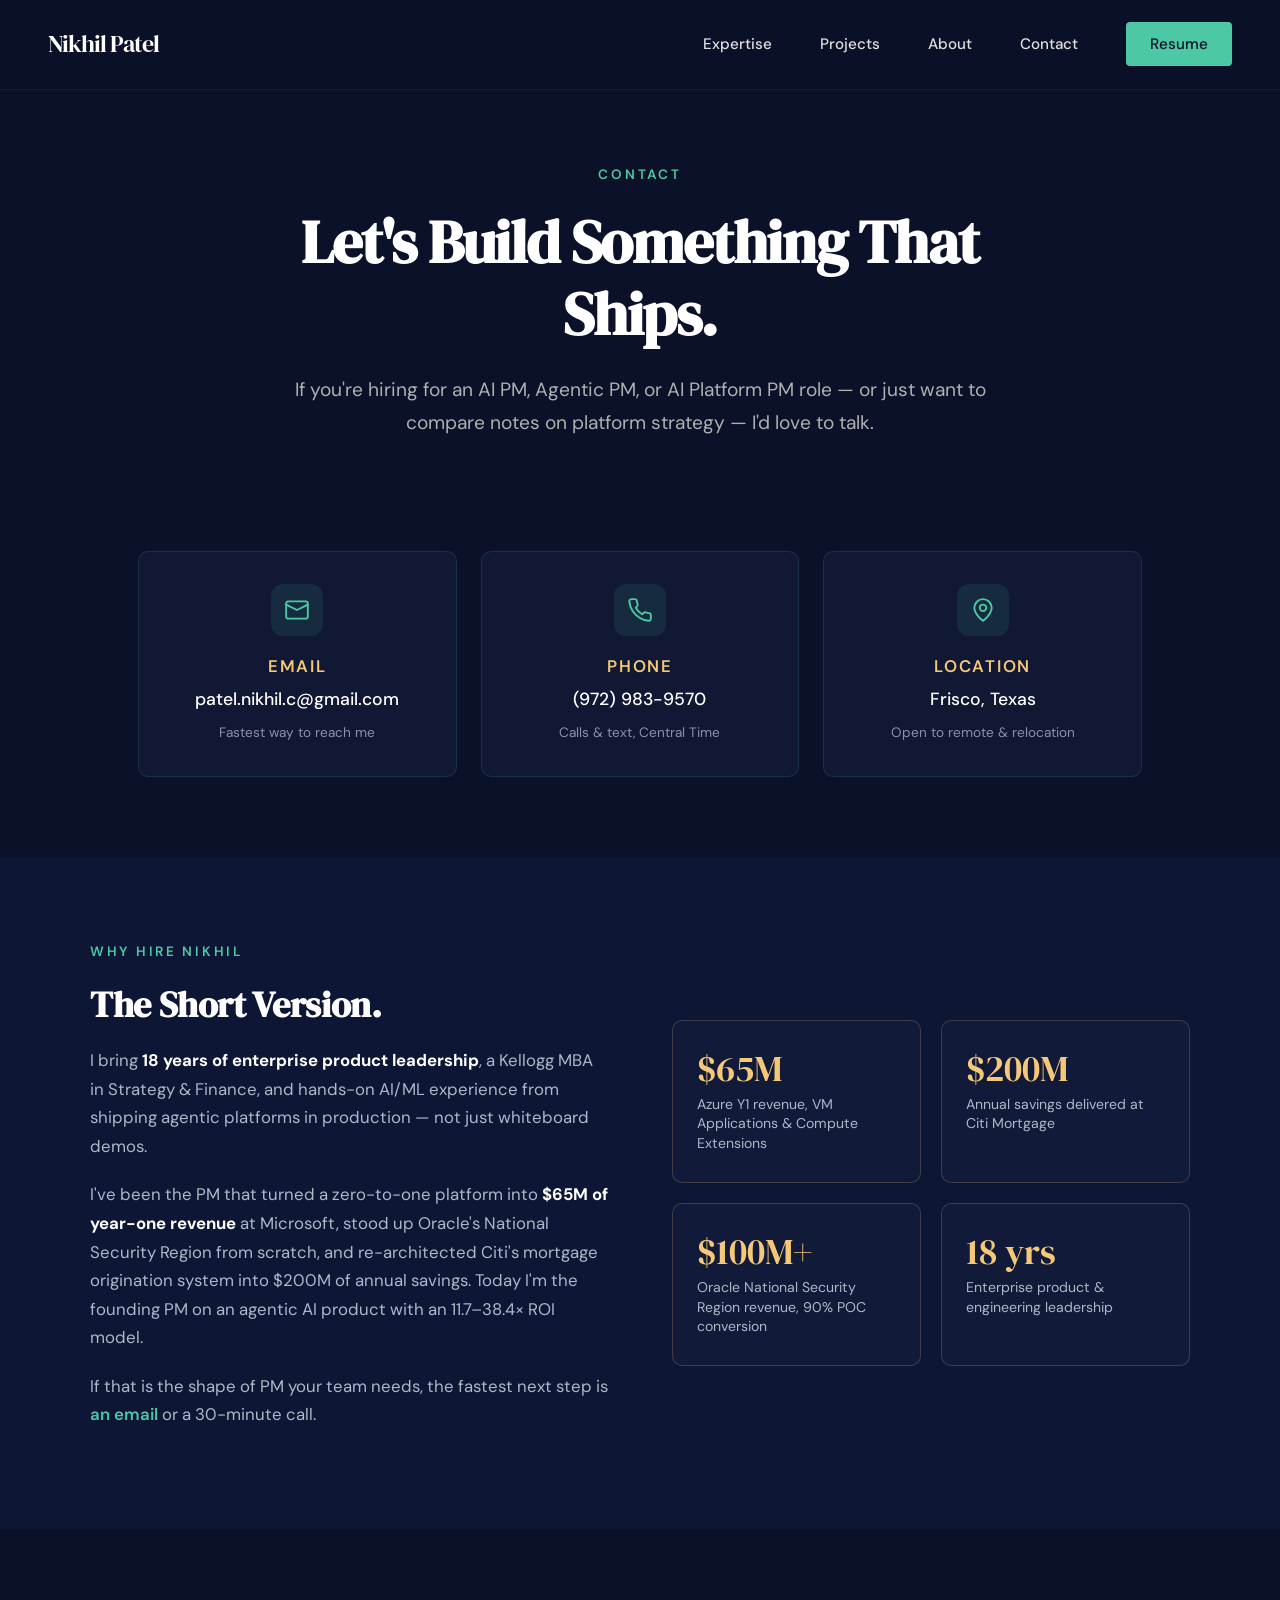
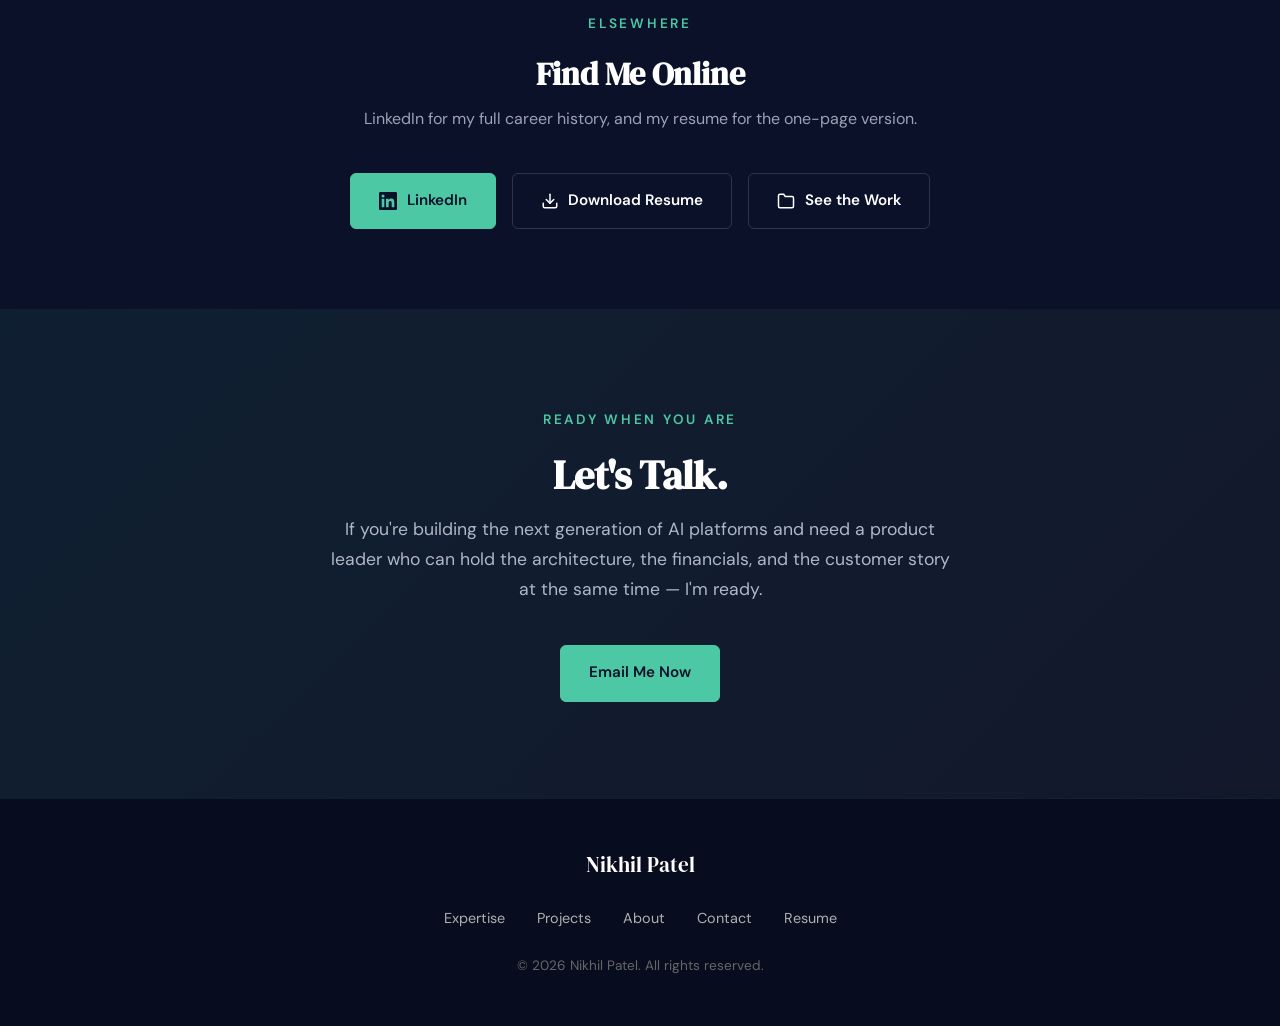
<file: contact.html>
<!DOCTYPE html>
<html lang="en">
<head>
    <meta charset="UTF-8">
    <meta name="viewport" content="width=device-width, initial-scale=1.0">
    <title>Contact — Nikhil Patel | AI Platform Product Leader</title>
    <meta name="description" content="Hiring for an AI PM, Agentic PM, or AI Platform PM role? Let's talk. 18 years shipping enterprise platforms across Microsoft, Oracle, Citi, and NextGen.">
    <link href="https://fonts.googleapis.com/css2?family=DM+Sans:wght@400;500;600;700&family=DM+Serif+Display:wght@400&display=swap" rel="stylesheet">
    <style>
        * { margin: 0; padding: 0; box-sizing: border-box; }

        body {
            font-family: 'DM Sans', sans-serif;
            background-color: #0a1128;
            color: #e0e0e0;
            line-height: 1.7;
            overflow-x: hidden;
            -webkit-font-smoothing: antialiased;
        }
        h1, h2, h3 { font-family: 'DM Serif Display', serif; color: #ffffff; line-height: 1.2; }
        a { color: inherit; text-decoration: none; }

        /* Navigation */
        nav {
            position: fixed;
            top: 0; left: 0; right: 0;
            background: rgba(10, 17, 40, 0.95);
            backdrop-filter: blur(10px);
            padding: 1.5rem 3rem;
            display: flex;
            justify-content: space-between;
            align-items: center;
            z-index: 1000;
            border-bottom: 1px solid rgba(76, 201, 164, 0.1);
        }
        .nav-logo { font-family: 'DM Serif Display', serif; font-size: 1.5rem; color: #ffffff; letter-spacing: -1px; }
        .nav-links { display: flex; gap: 3rem; align-items: center; list-style: none; }
        .nav-links a { color: #e0e0e0; font-size: 0.95rem; font-weight: 500; transition: color 0.3s ease; }
        .nav-links a:hover { color: #4CC9A4; }
        .nav-cta { background: #4CC9A4; color: #0a1128 !important; padding: 0.75rem 1.5rem; border-radius: 4px; font-weight: 600; font-size: 0.9rem; }
        .nav-cta:hover { background: #F5C878; transform: translateY(-2px); }
        .hamburger { display: none; flex-direction: column; cursor: pointer; gap: 6px; }
        .hamburger span { width: 25px; height: 2.5px; background: #e0e0e0; border-radius: 2px; transition: all 0.3s ease; }

        /* Header */
        .page-header {
            padding: 10rem 3rem 4rem;
            max-width: 900px;
            margin: 0 auto;
            text-align: center;
        }
        .eyebrow {
            display: inline-block;
            color: #4CC9A4;
            font-size: 0.85rem;
            font-weight: 600;
            letter-spacing: 0.2em;
            text-transform: uppercase;
            margin-bottom: 1.25rem;
        }
        .page-header h1 {
            font-size: clamp(2.5rem, 5vw, 3.75rem);
            margin-bottom: 1.5rem;
            letter-spacing: -0.02em;
        }
        .page-header .lede {
            font-size: 1.2rem;
            color: #b0b0b0;
            max-width: 720px;
            margin: 0 auto;
        }

        /* Contact grid */
        .contact-section {
            padding: 3rem 3rem 5rem;
            max-width: 1100px;
            margin: 0 auto;
        }
        .contact-grid {
            display: grid;
            grid-template-columns: repeat(auto-fit, minmax(260px, 1fr));
            gap: 1.5rem;
        }
        .contact-card {
            background: rgba(20, 30, 60, 0.6);
            border: 1px solid rgba(76, 201, 164, 0.15);
            border-radius: 10px;
            padding: 2rem;
            transition: all 0.3s ease;
            text-align: center;
        }
        .contact-card:hover {
            border-color: rgba(76, 201, 164, 0.4);
            transform: translateY(-4px);
        }
        .contact-icon {
            display: inline-flex;
            align-items: center;
            justify-content: center;
            width: 52px;
            height: 52px;
            border-radius: 12px;
            background: rgba(76, 201, 164, 0.1);
            color: #4CC9A4;
            margin-bottom: 1.25rem;
        }
        .contact-icon svg { width: 26px; height: 26px; stroke-width: 1.75; }
        .contact-card h3 {
            font-size: 1.05rem;
            font-family: 'DM Sans', sans-serif;
            font-weight: 600;
            color: #F5C878;
            text-transform: uppercase;
            letter-spacing: 0.1em;
            margin-bottom: 0.5rem;
        }
        .contact-card .value {
            font-size: 1.1rem;
            color: #ffffff;
            font-weight: 500;
            word-break: break-word;
        }
        .contact-card .value a:hover { color: #4CC9A4; }
        .contact-card .sub {
            color: #8a93a8;
            font-size: 0.85rem;
            margin-top: 0.4rem;
        }

        /* Value prop band */
        .value-band {
            background: #0d1635;
            padding: 5rem 3rem;
        }
        .value-inner {
            max-width: 1100px;
            margin: 0 auto;
            display: grid;
            grid-template-columns: 1fr 1fr;
            gap: 4rem;
            align-items: center;
        }
        .value-left .eyebrow { text-align: left; }
        .value-left h2 {
            font-size: 2.25rem;
            margin-bottom: 1.25rem;
            letter-spacing: -0.01em;
        }
        .value-left p {
            color: #b0b7c6;
            font-size: 1.05rem;
            margin-bottom: 1.25rem;
        }
        .value-left p strong { color: #ffffff; }
        .stat-grid {
            display: grid;
            grid-template-columns: 1fr 1fr;
            gap: 1.25rem;
        }
        .stat {
            background: rgba(20, 30, 60, 0.6);
            border: 1px solid rgba(245, 200, 120, 0.2);
            border-radius: 10px;
            padding: 1.75rem 1.5rem;
            text-align: left;
        }
        .stat .num {
            font-family: 'DM Serif Display', serif;
            font-size: 2.25rem;
            color: #F5C878;
            line-height: 1.1;
            margin-bottom: 0.4rem;
        }
        .stat .label {
            color: #b0b7c6;
            font-size: 0.88rem;
            line-height: 1.4;
        }

        /* Links row */
        .links-section {
            padding: 5rem 3rem;
            text-align: center;
            max-width: 900px;
            margin: 0 auto;
        }
        .links-section h2 {
            font-size: 2rem;
            margin-bottom: 0.75rem;
        }
        .links-section p {
            color: #9aa3b8;
            margin-bottom: 2.5rem;
        }
        .link-row {
            display: flex;
            gap: 1rem;
            justify-content: center;
            flex-wrap: wrap;
        }
        .link-btn {
            display: inline-flex;
            align-items: center;
            gap: 0.6rem;
            padding: 0.9rem 1.75rem;
            border-radius: 6px;
            font-weight: 600;
            font-size: 0.95rem;
            border: 1px solid rgba(255,255,255,0.15);
            color: #ffffff;
            transition: all 0.3s ease;
        }
        .link-btn:hover {
            border-color: #4CC9A4;
            color: #4CC9A4;
            transform: translateY(-2px);
        }
        .link-btn.primary {
            background: #4CC9A4;
            color: #0a1128;
            border-color: #4CC9A4;
        }
        .link-btn.primary:hover {
            background: #F5C878;
            border-color: #F5C878;
            color: #0a1128;
        }
        .link-btn svg { width: 18px; height: 18px; }

        /* CTA banner */
        .cta-banner {
            padding: 6rem 3rem;
            text-align: center;
            background: linear-gradient(135deg, rgba(76, 201, 164, 0.08) 0%, rgba(245, 200, 120, 0.04) 100%);
        }
        .cta-banner h2 {
            font-size: 2.5rem;
            margin-bottom: 1rem;
            letter-spacing: -0.01em;
        }
        .cta-banner p {
            color: #b0b7c6;
            font-size: 1.1rem;
            max-width: 640px;
            margin: 0 auto 2.5rem;
        }

        /* Footer */
        footer {
            padding: 3rem;
            background: #070d1f;
            border-top: 1px solid rgba(76, 201, 164, 0.1);
            text-align: center;
        }
        .footer-content { max-width: 1200px; margin: 0 auto; }
        .footer-name { font-family: 'DM Serif Display', serif; font-size: 1.3rem; color: #ffffff; margin-bottom: 1.5rem; }
        .footer-links { display: flex; gap: 2rem; justify-content: center; margin-bottom: 1.5rem; flex-wrap: wrap; }
        .footer-links a { color: #b0b0b0; font-size: 0.9rem; transition: color 0.3s ease; }
        .footer-links a:hover { color: #4CC9A4; }
        .footer-copyright { color: #666; font-size: 0.85rem; }

        @media (max-width: 768px) {
            nav { padding: 1rem 1.5rem; }
            .nav-links { display: none; position: fixed; top: 70px; left: 0; right: 0; background: rgba(10, 17, 40, 0.98); flex-direction: column; padding: 2rem; gap: 1.5rem; }
            .nav-links.active { display: flex; }
            .hamburger { display: flex; }
            .page-header { padding: 7rem 1.5rem 2rem; }
            .contact-section, .value-band, .links-section, .cta-banner { padding-left: 1.5rem; padding-right: 1.5rem; }
            .value-inner { grid-template-columns: 1fr; gap: 2.5rem; }
            .page-header h1 { font-size: 2.25rem; }
            .cta-banner h2, .value-left h2 { font-size: 1.85rem; }
        }
    </style>
</head>
<body>

    <nav>
        <div class="nav-logo"><a href="index.html">Nikhil Patel</a></div>
        <ul class="nav-links" id="navLinks">
            <li><a href="index.html#competencies">Expertise</a></li>
            <li><a href="index.html#projects">Projects</a></li>
            <li><a href="about.html">About</a></li>
            <li><a href="contact.html">Contact</a></li>
            <li><a href="Nikhil_Resume.pdf" class="nav-cta">Resume</a></li>
        </ul>
        <div class="hamburger" id="hamburger"><span></span><span></span><span></span></div>
    </nav>

    <header class="page-header">
        <div class="eyebrow">Contact</div>
        <h1>Let's Build Something That Ships.</h1>
        <p class="lede">If you're hiring for an AI PM, Agentic PM, or AI Platform PM role — or just want to compare notes on platform strategy — I'd love to talk.</p>
    </header>

    <section class="contact-section">
        <div class="contact-grid">
            <div class="contact-card">
                <div class="contact-icon">
                    <svg xmlns="http://www.w3.org/2000/svg" viewBox="0 0 24 24" fill="none" stroke="currentColor" stroke-linecap="round" stroke-linejoin="round"><rect x="2" y="4" width="20" height="16" rx="2"/><path d="m22 7-10 5L2 7"/></svg>
                </div>
                <h3>Email</h3>
                <div class="value"><a href="mailto:patel.nikhil.c@gmail.com">patel.nikhil.c@gmail.com</a></div>
                <div class="sub">Fastest way to reach me</div>
            </div>
            <div class="contact-card">
                <div class="contact-icon">
                    <svg xmlns="http://www.w3.org/2000/svg" viewBox="0 0 24 24" fill="none" stroke="currentColor" stroke-linecap="round" stroke-linejoin="round"><path d="M22 16.92v3a2 2 0 0 1-2.18 2 19.79 19.79 0 0 1-8.63-3.07 19.5 19.5 0 0 1-6-6 19.79 19.79 0 0 1-3.07-8.67A2 2 0 0 1 4.11 2h3a2 2 0 0 1 2 1.72 12.84 12.84 0 0 0 .7 2.81 2 2 0 0 1-.45 2.11L8.09 9.91a16 16 0 0 0 6 6l1.27-1.27a2 2 0 0 1 2.11-.45 12.84 12.84 0 0 0 2.81.7A2 2 0 0 1 22 16.92z"/></svg>
                </div>
                <h3>Phone</h3>
                <div class="value"><a href="tel:+19729839570">(972) 983-9570</a></div>
                <div class="sub">Calls &amp; text, Central Time</div>
            </div>
            <div class="contact-card">
                <div class="contact-icon">
                    <svg xmlns="http://www.w3.org/2000/svg" viewBox="0 0 24 24" fill="none" stroke="currentColor" stroke-linecap="round" stroke-linejoin="round"><path d="M20 10c0 6-8 12-8 12s-8-6-8-12a8 8 0 0 1 16 0Z"/><circle cx="12" cy="10" r="3"/></svg>
                </div>
                <h3>Location</h3>
                <div class="value">Frisco, Texas</div>
                <div class="sub">Open to remote &amp; relocation</div>
            </div>
        </div>
    </section>

    <div class="value-band">
        <div class="value-inner">
            <div class="value-left">
                <div class="eyebrow">Why Hire Nikhil</div>
                <h2>The Short Version.</h2>
                <p>I bring <strong>18 years of enterprise product leadership</strong>, a Kellogg MBA in Strategy &amp; Finance, and hands-on AI/ML experience from shipping agentic platforms in production — not just whiteboard demos.</p>
                <p>I've been the PM that turned a zero-to-one platform into <strong>$65M of year-one revenue</strong> at Microsoft, stood up Oracle's National Security Region from scratch, and re-architected Citi's mortgage origination system into $200M of annual savings. Today I'm the founding PM on an agentic AI product with an 11.7–38.4× ROI model.</p>
                <p>If that is the shape of PM your team needs, the fastest next step is <a href="mailto:patel.nikhil.c@gmail.com" style="color: #4CC9A4; font-weight: 600;">an email</a> or a 30-minute call.</p>
            </div>
            <div class="stat-grid">
                <div class="stat">
                    <div class="num">$65M</div>
                    <div class="label">Azure Y1 revenue, VM Applications &amp; Compute Extensions</div>
                </div>
                <div class="stat">
                    <div class="num">$200M</div>
                    <div class="label">Annual savings delivered at Citi Mortgage</div>
                </div>
                <div class="stat">
                    <div class="num">$100M+</div>
                    <div class="label">Oracle National Security Region revenue, 90% POC conversion</div>
                </div>
                <div class="stat">
                    <div class="num">18 yrs</div>
                    <div class="label">Enterprise product &amp; engineering leadership</div>
                </div>
            </div>
        </div>
    </div>

    <section class="links-section">
        <div class="eyebrow">Elsewhere</div>
        <h2>Find Me Online</h2>
        <p>LinkedIn for my full career history, and my resume for the one-page version.</p>
        <div class="link-row">
            <a href="https://linkedin.com/in/nikhilcpatel" target="_blank" rel="noopener" class="link-btn primary">
                <svg xmlns="http://www.w3.org/2000/svg" viewBox="0 0 24 24" fill="currentColor"><path d="M20.447 20.452h-3.554v-5.569c0-1.328-.027-3.037-1.852-3.037-1.853 0-2.136 1.445-2.136 2.939v5.667H9.351V9h3.414v1.561h.046c.477-.9 1.637-1.85 3.37-1.85 3.601 0 4.267 2.37 4.267 5.455v6.286zM5.337 7.433a2.062 2.062 0 01-2.063-2.065 2.064 2.064 0 112.063 2.065zm1.782 13.019H3.555V9h3.564v11.452zM22.225 0H1.771C.792 0 0 .774 0 1.729v20.542C0 23.227.792 24 1.771 24h20.451C23.2 24 24 23.227 24 22.271V1.729C24 .774 23.2 0 22.222 0h.003z"/></svg>
                LinkedIn
            </a>
            <a href="Nikhil_Resume.pdf" class="link-btn">
                <svg xmlns="http://www.w3.org/2000/svg" viewBox="0 0 24 24" fill="none" stroke="currentColor" stroke-linecap="round" stroke-linejoin="round" stroke-width="2"><path d="M21 15v4a2 2 0 0 1-2 2H5a2 2 0 0 1-2-2v-4"/><polyline points="7 10 12 15 17 10"/><line x1="12" y1="15" x2="12" y2="3"/></svg>
                Download Resume
            </a>
            <a href="index.html#projects" class="link-btn">
                <svg xmlns="http://www.w3.org/2000/svg" viewBox="0 0 24 24" fill="none" stroke="currentColor" stroke-linecap="round" stroke-linejoin="round" stroke-width="2"><path d="M22 19a2 2 0 0 1-2 2H4a2 2 0 0 1-2-2V5a2 2 0 0 1 2-2h5l2 3h9a2 2 0 0 1 2 2z"/></svg>
                See the Work
            </a>
        </div>
    </section>

    <section class="cta-banner">
        <div class="eyebrow">Ready When You Are</div>
        <h2>Let's Talk.</h2>
        <p>If you're building the next generation of AI platforms and need a product leader who can hold the architecture, the financials, and the customer story at the same time — I'm ready.</p>
        <a href="mailto:patel.nikhil.c@gmail.com" class="link-btn primary">Email Me Now</a>
    </section>

    <footer>
        <div class="footer-content">
            <div class="footer-name">Nikhil Patel</div>
            <div class="footer-links">
                <a href="index.html#competencies">Expertise</a>
                <a href="index.html#projects">Projects</a>
                <a href="about.html">About</a>
                <a href="contact.html">Contact</a>
                <a href="Nikhil_Resume.pdf">Resume</a>
            </div>
            <div class="footer-copyright">© 2026 Nikhil Patel. All rights reserved.</div>
        </div>
    </footer>

    <script>
        const hamburger = document.getElementById('hamburger');
        const navLinks = document.getElementById('navLinks');
        hamburger.addEventListener('click', () => {
            hamburger.classList.toggle('active');
            navLinks.classList.toggle('active');
        });
        document.querySelectorAll('.nav-links a').forEach(link => {
            link.addEventListener('click', () => {
                navLinks.classList.remove('active');
                hamburger.classList.remove('active');
            });
        });
    </script>
</body>
</html>
</file>
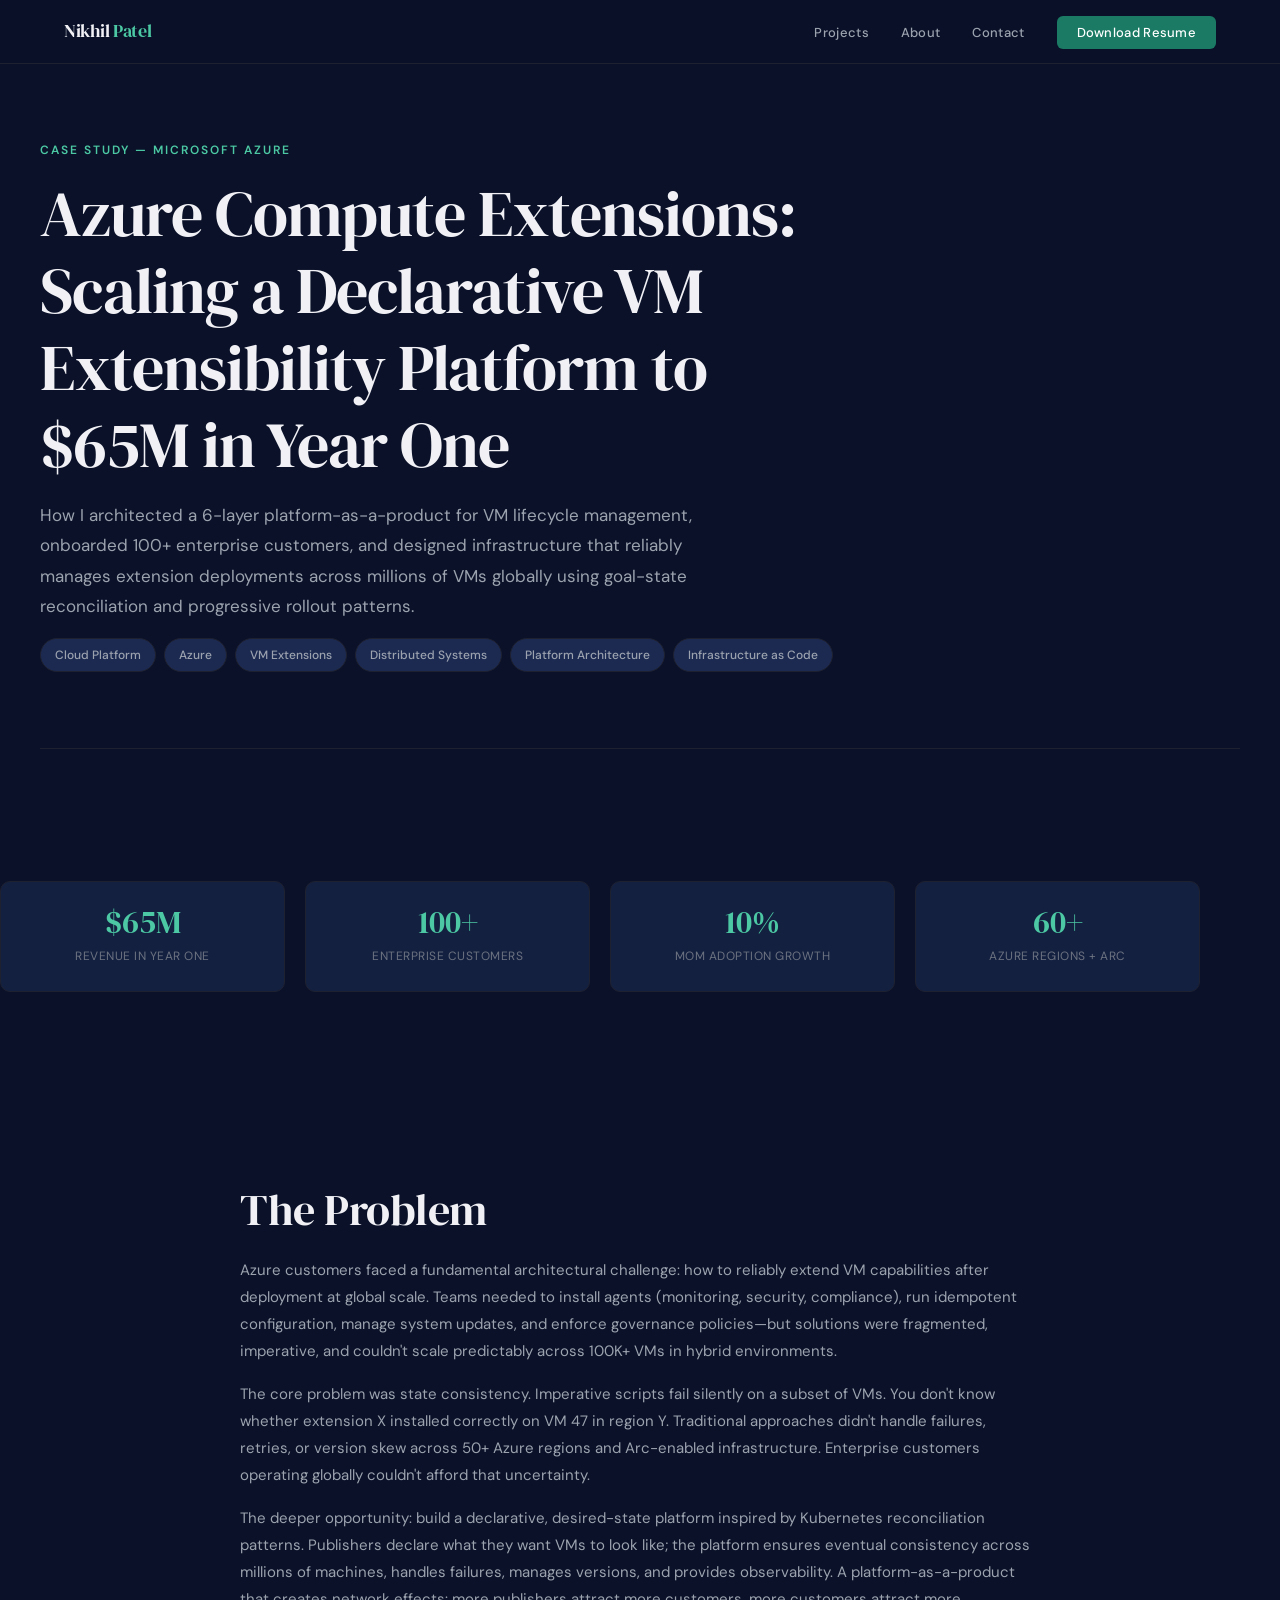
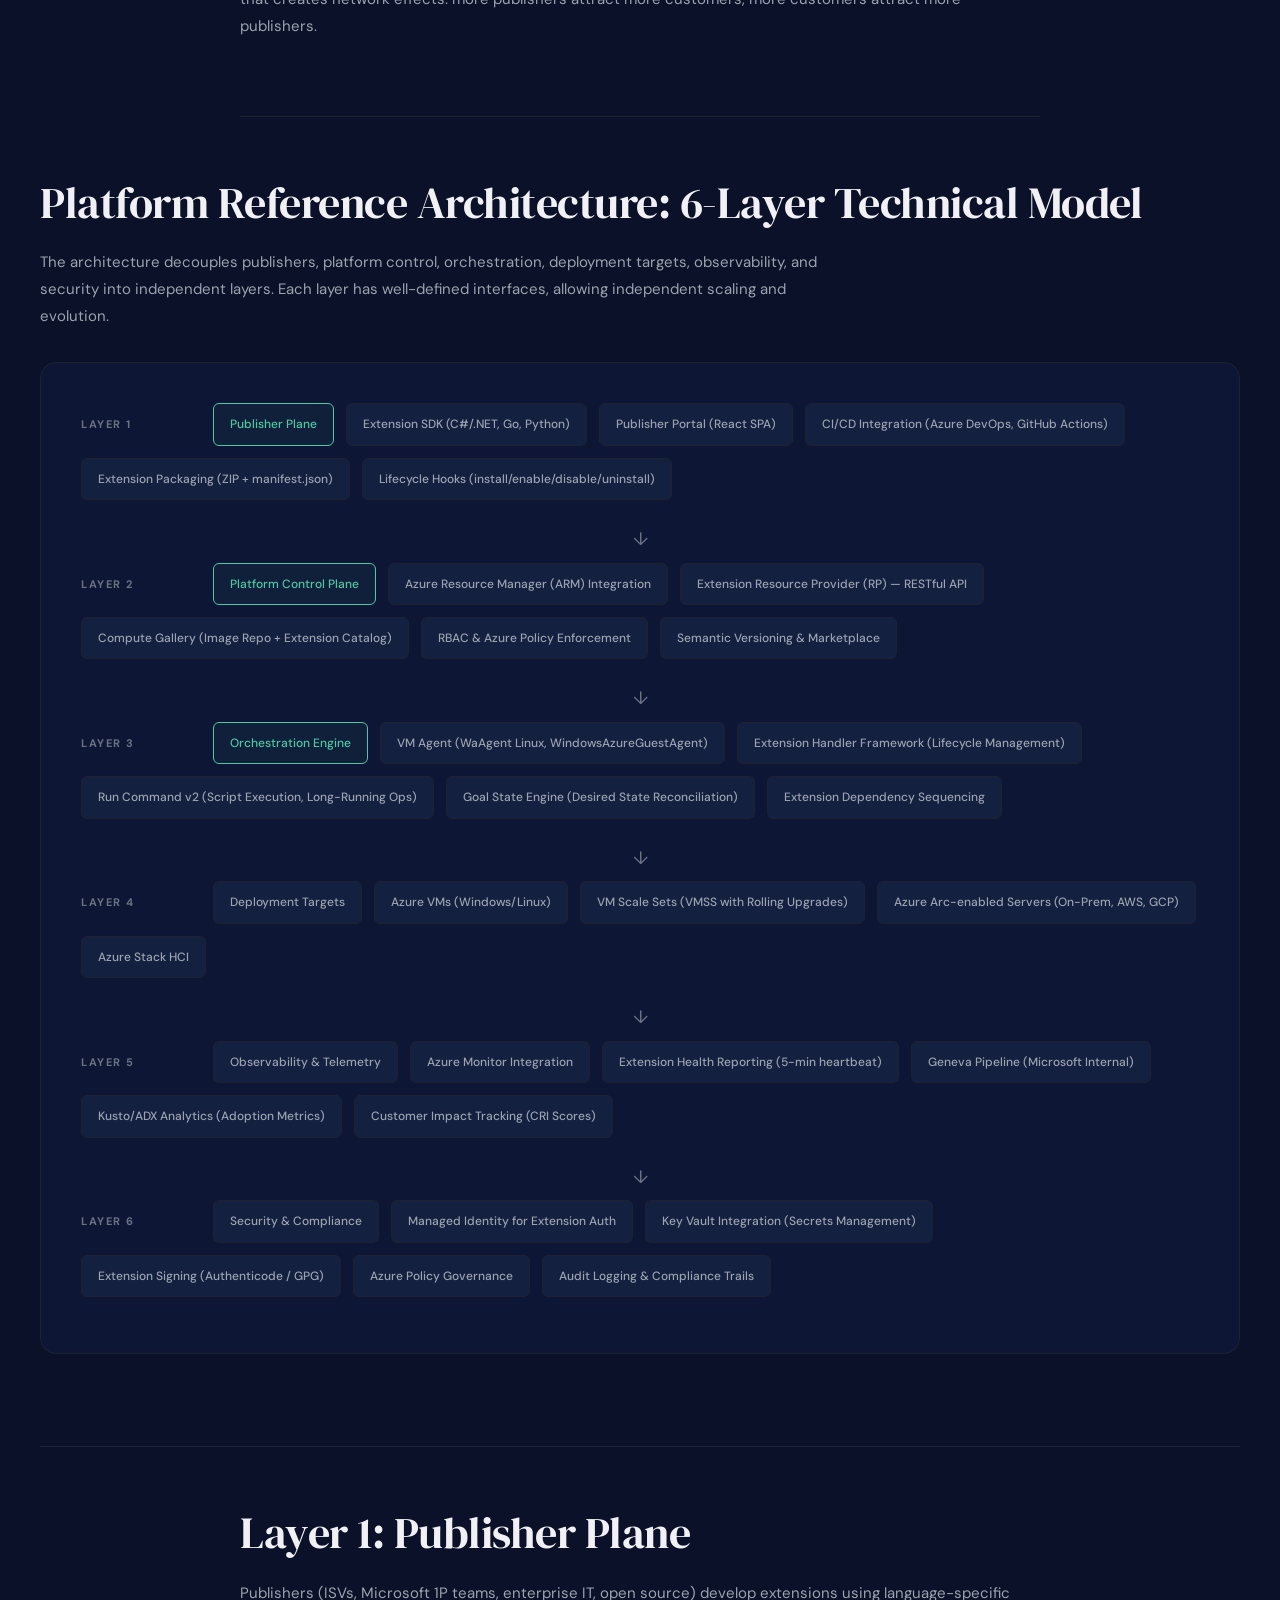
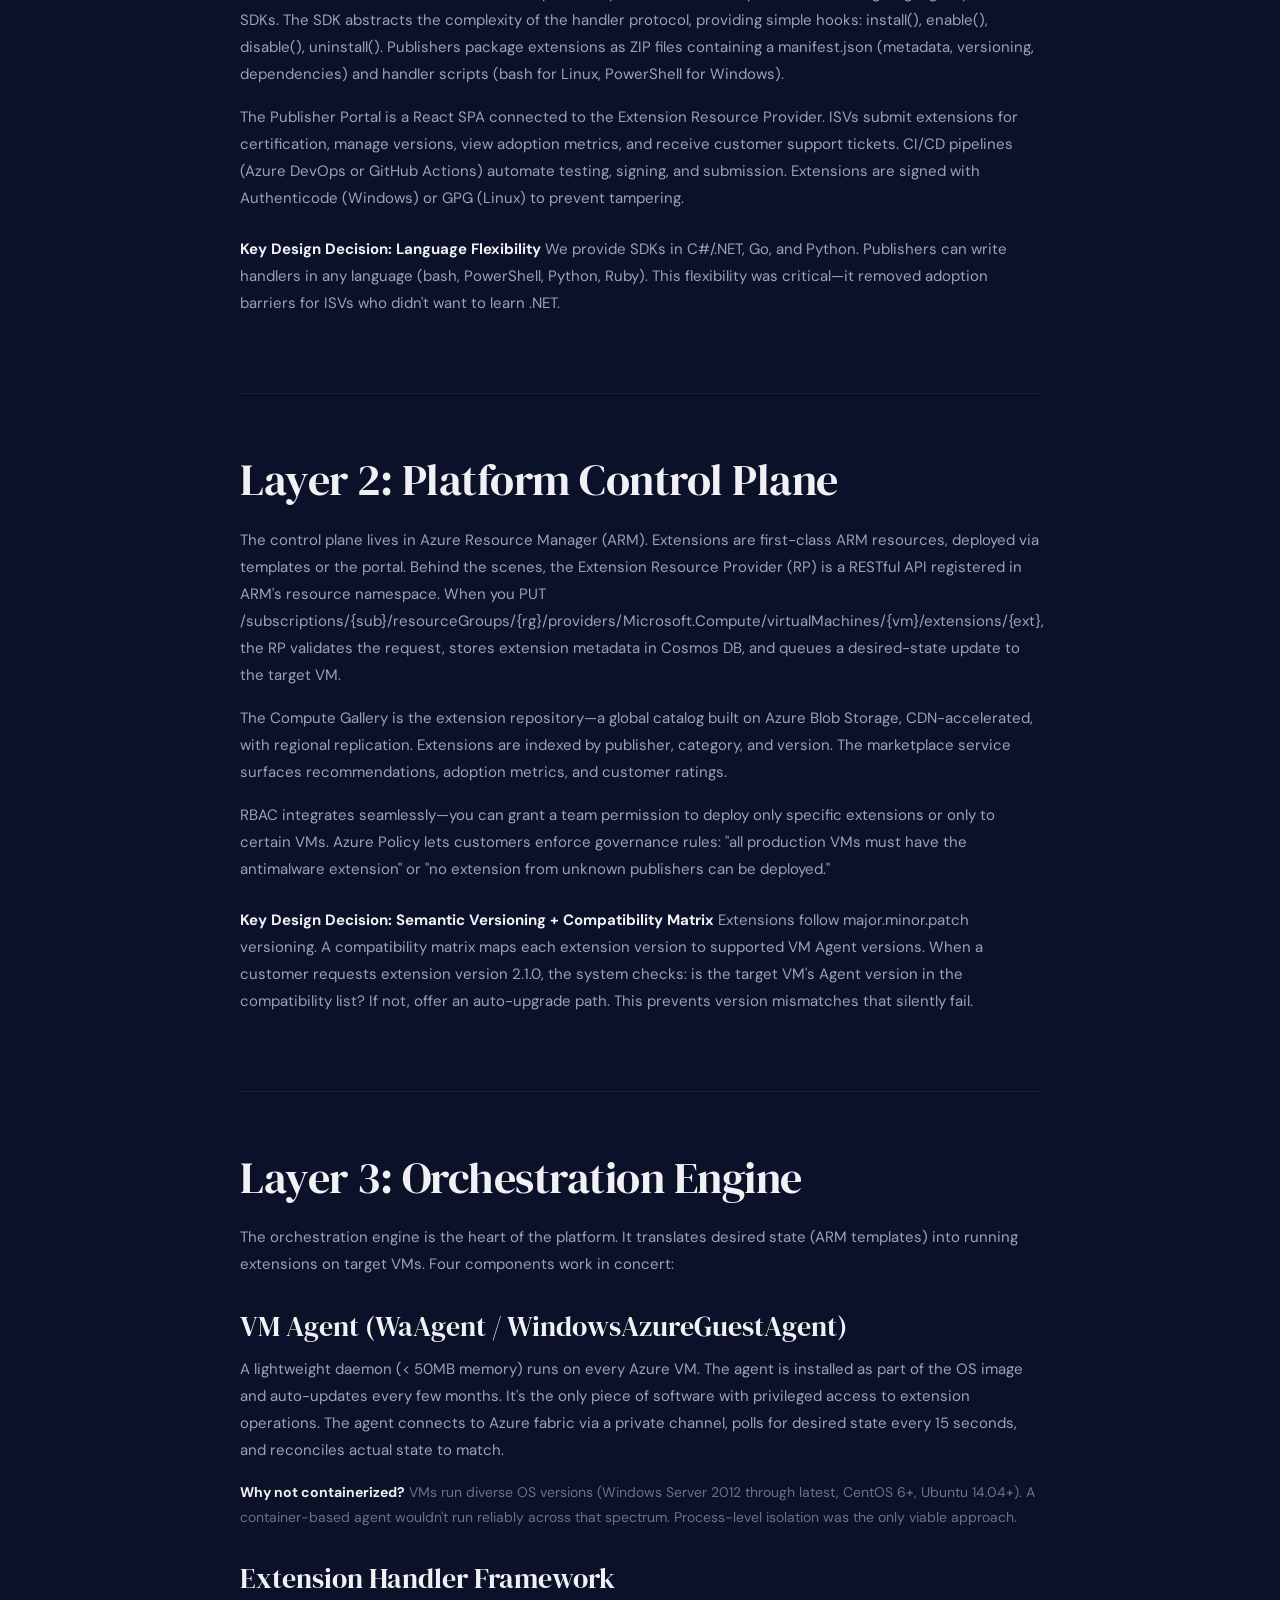
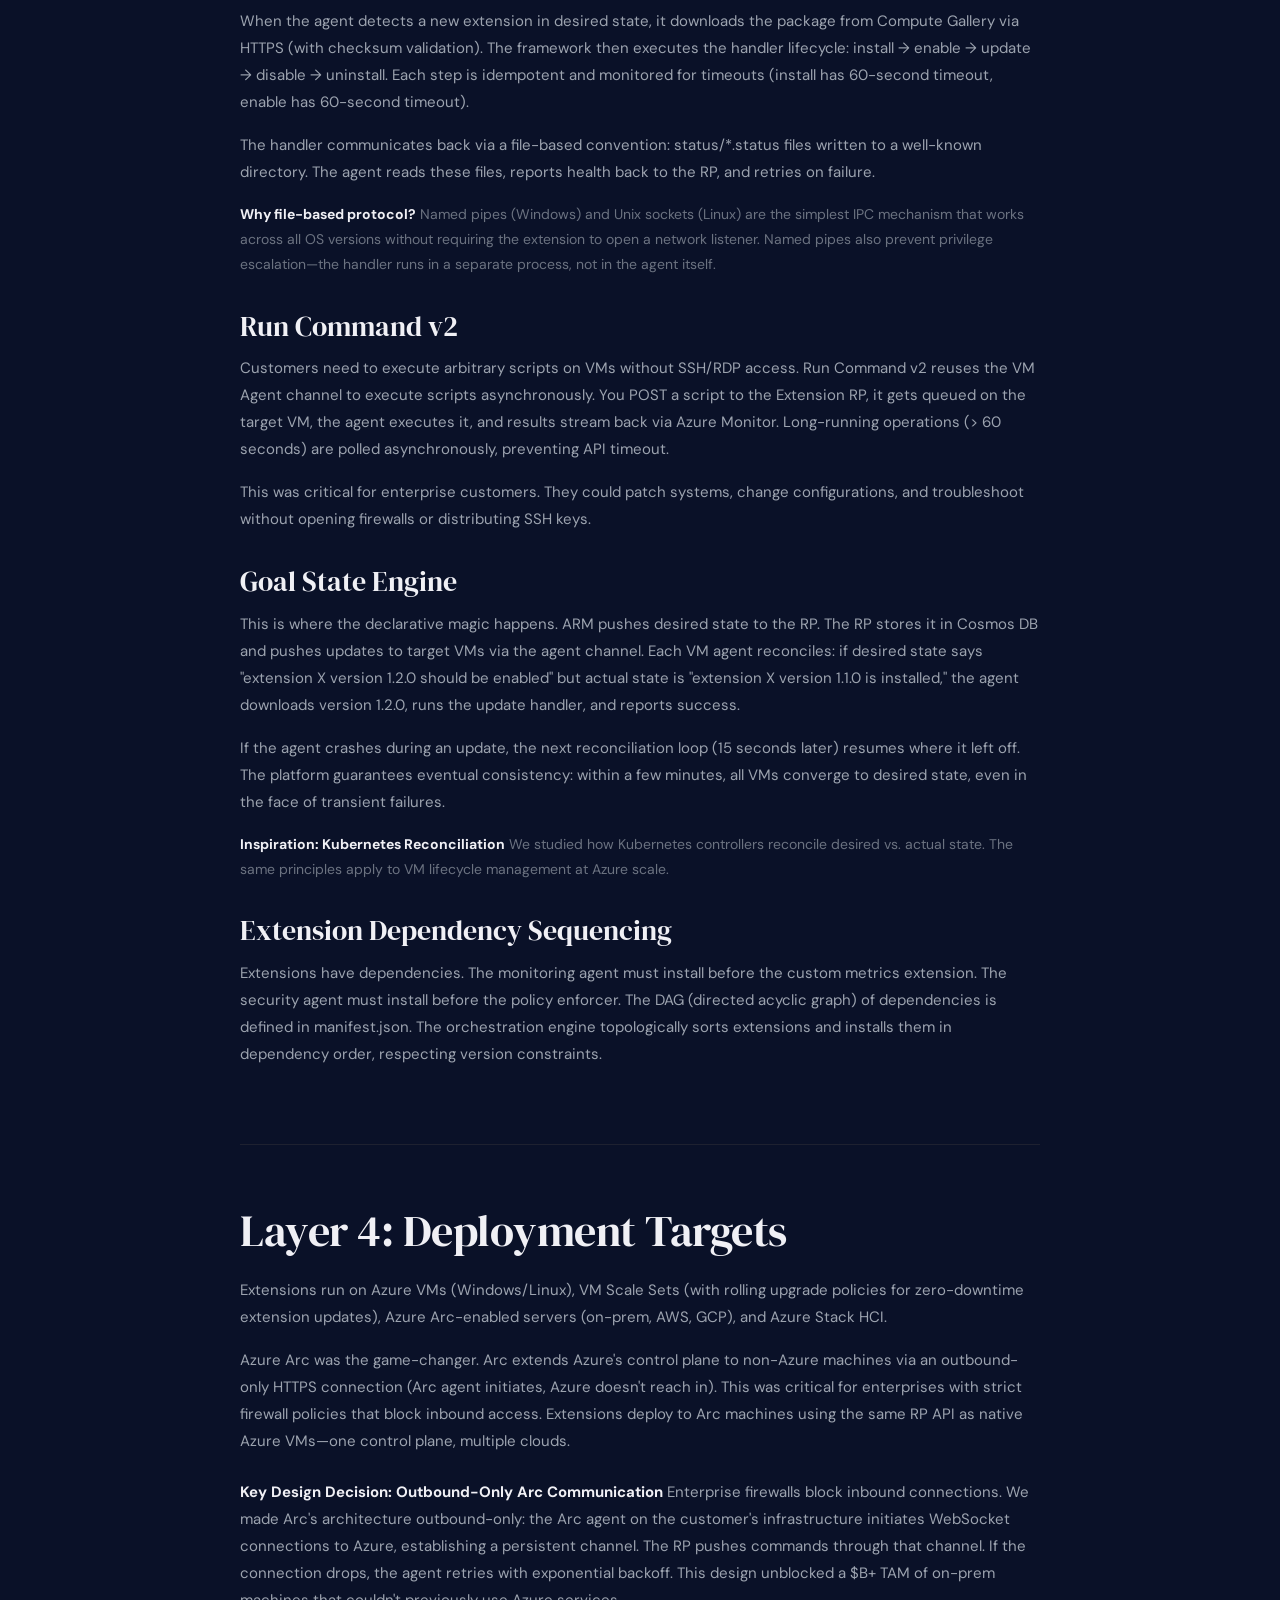
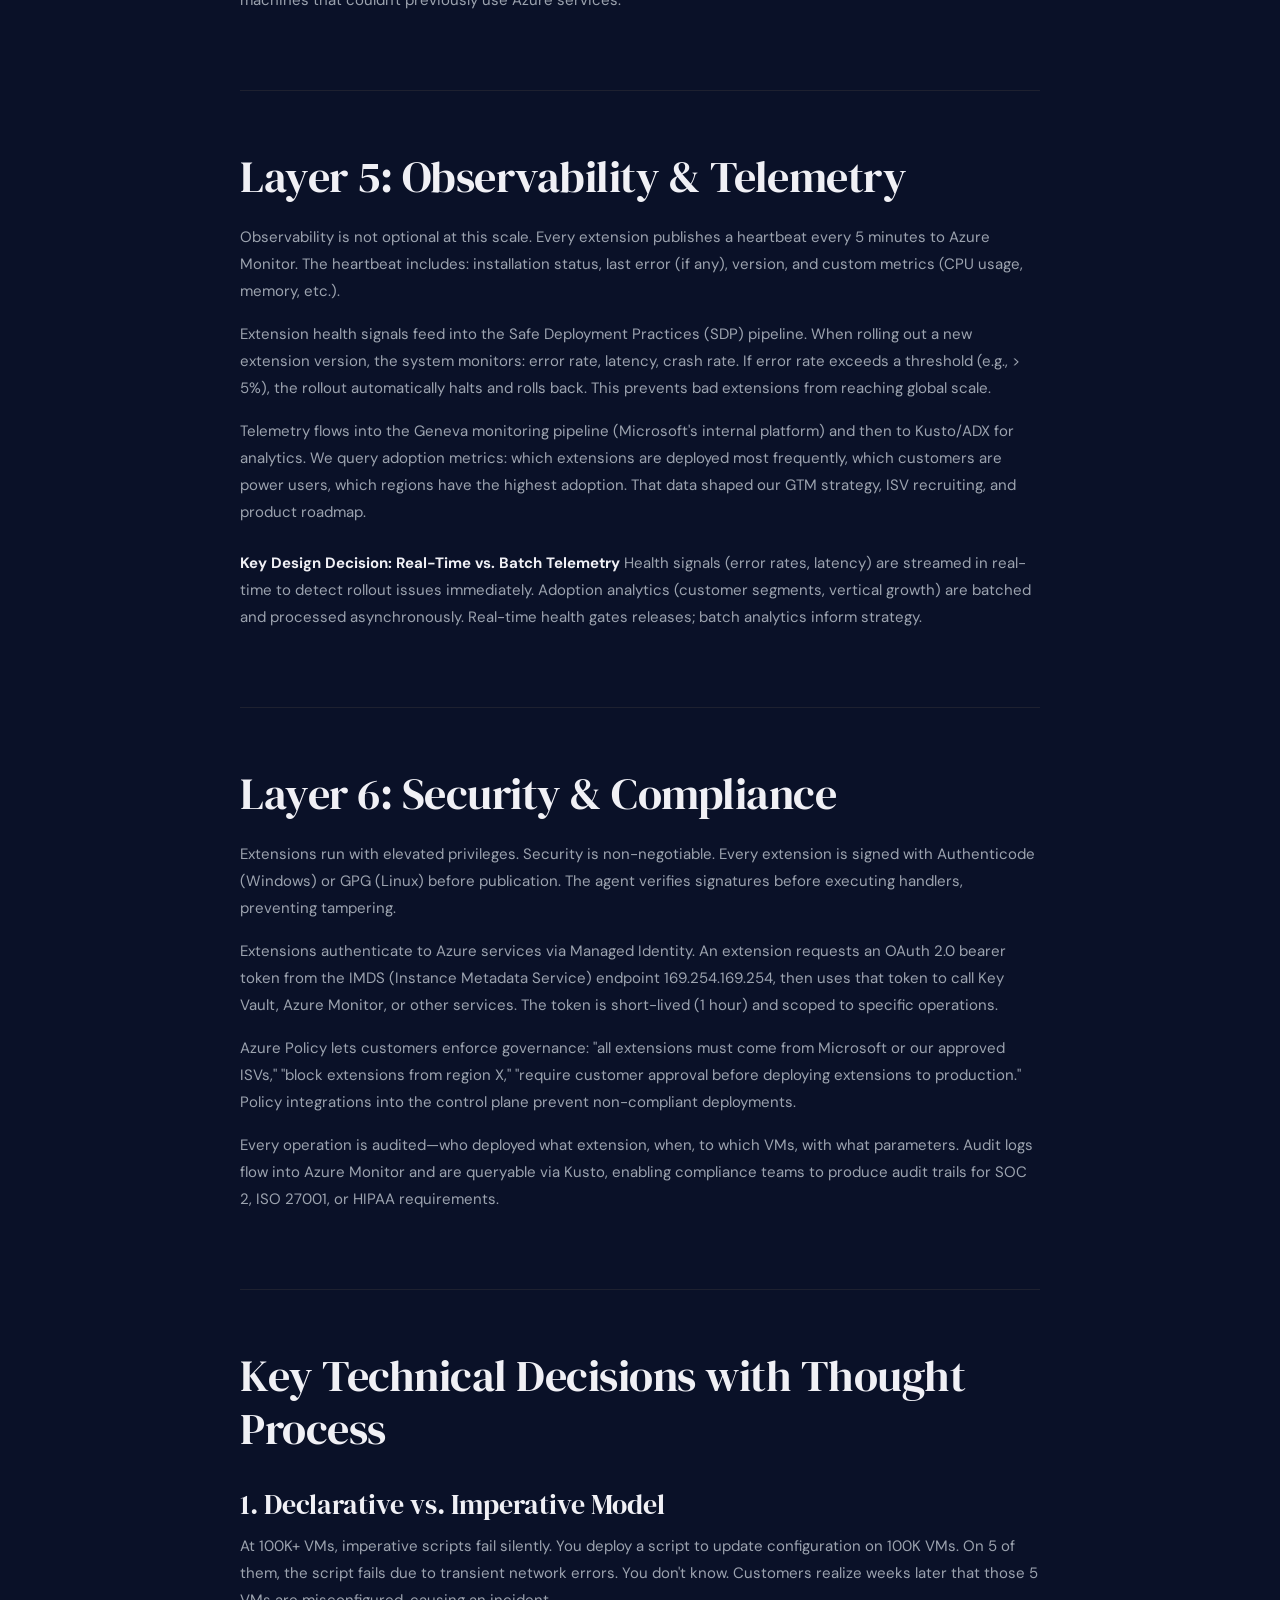
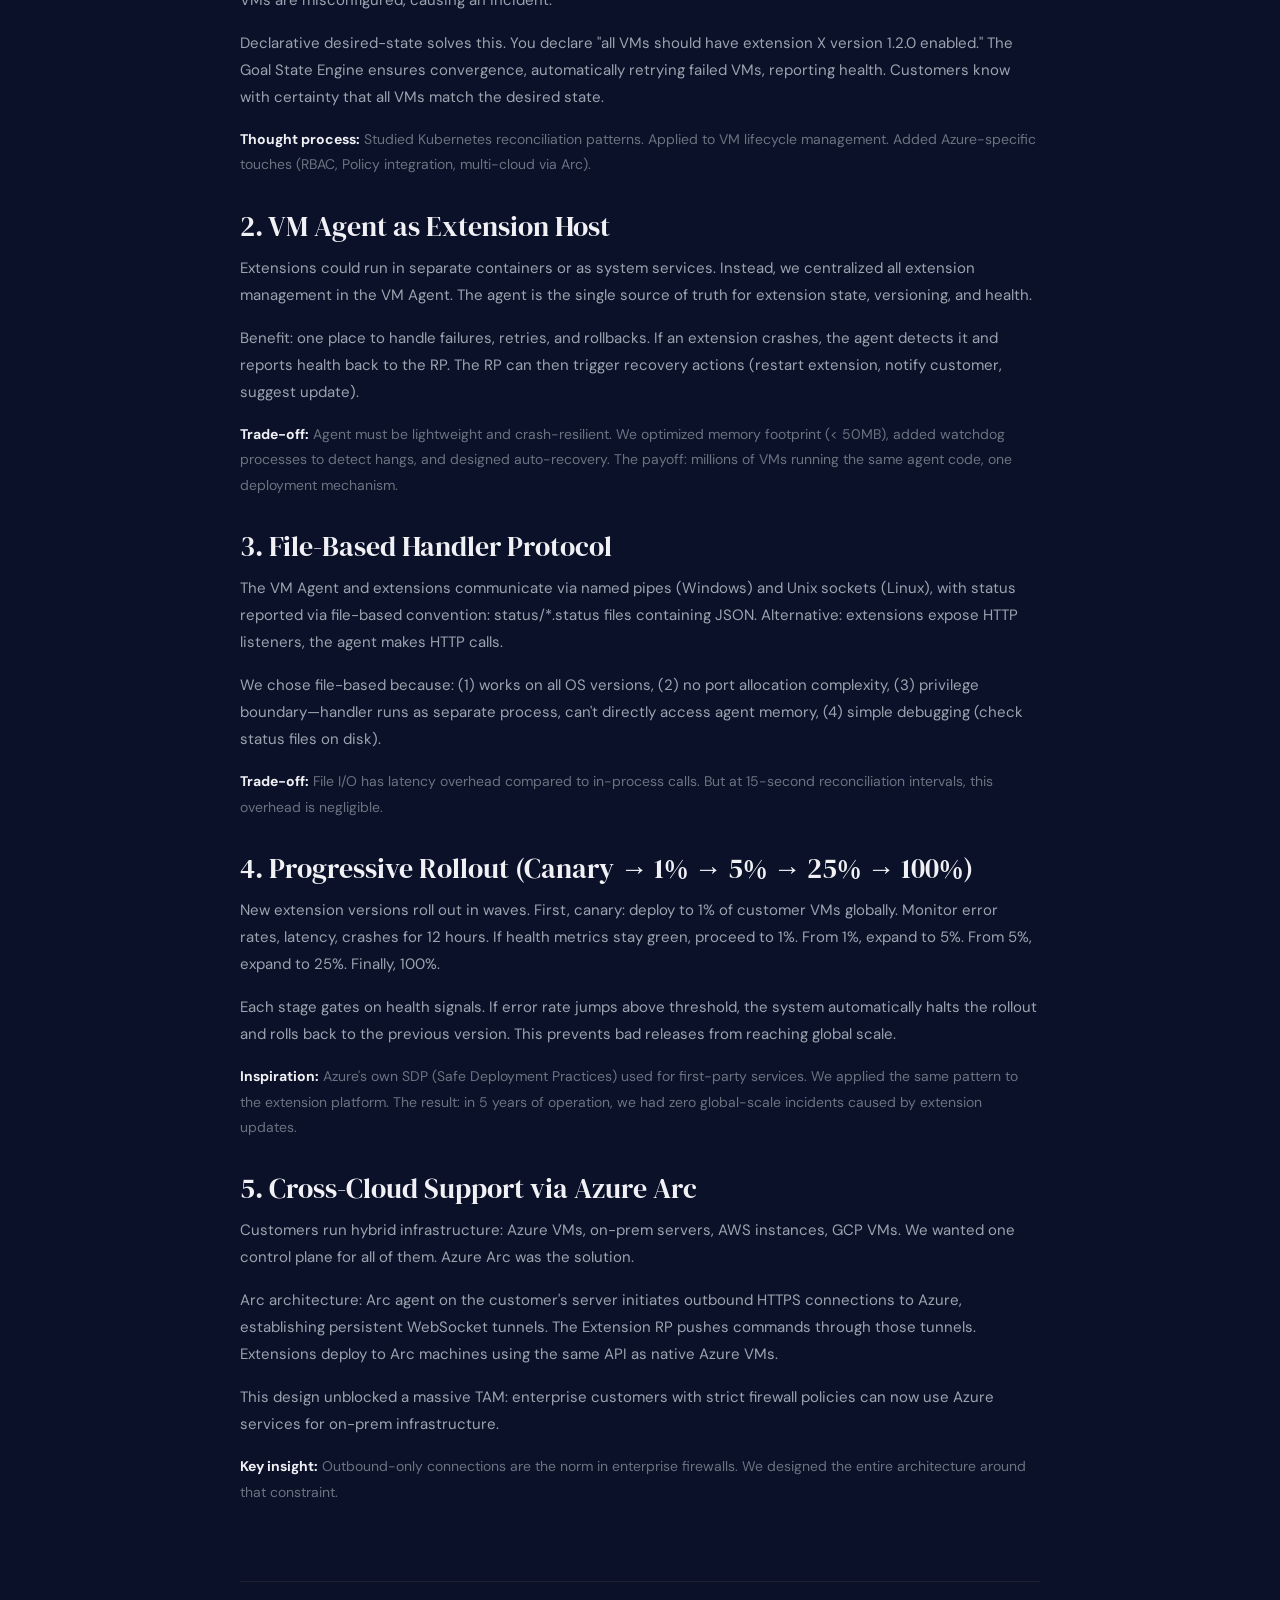
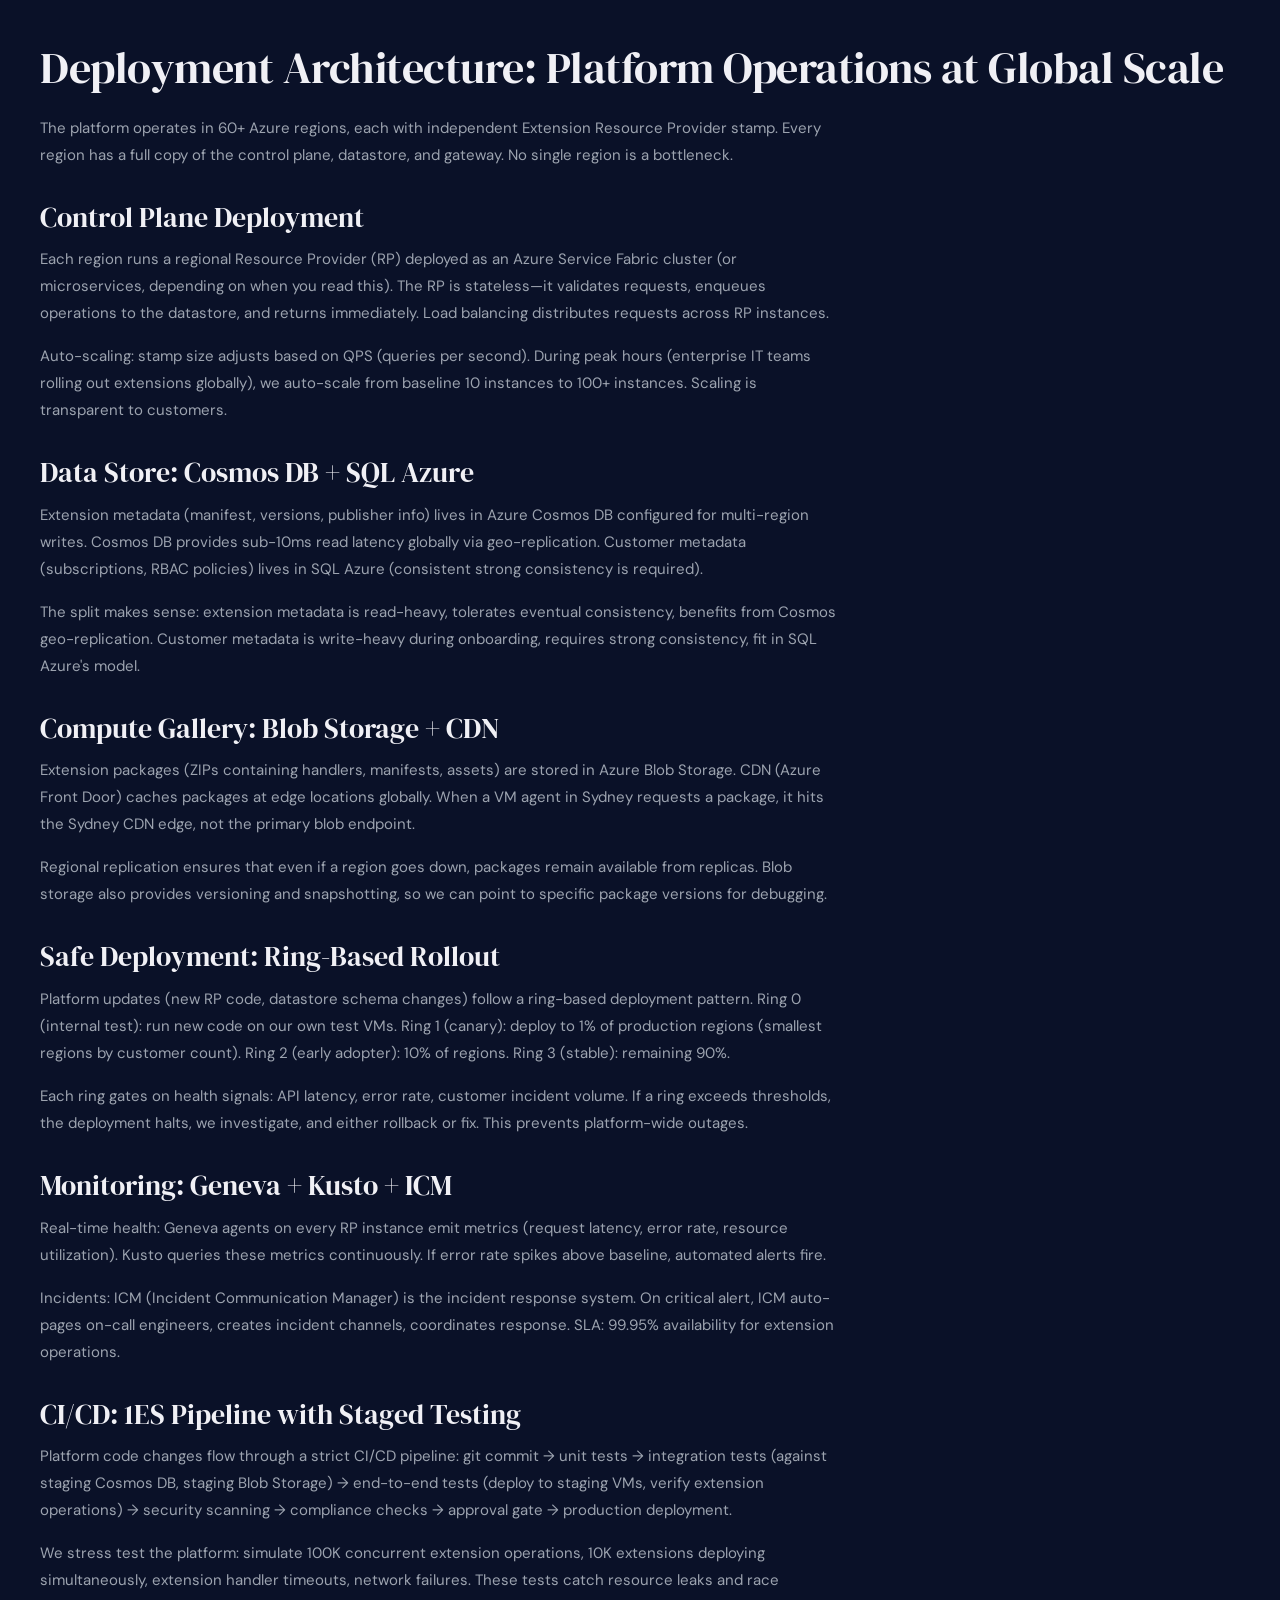
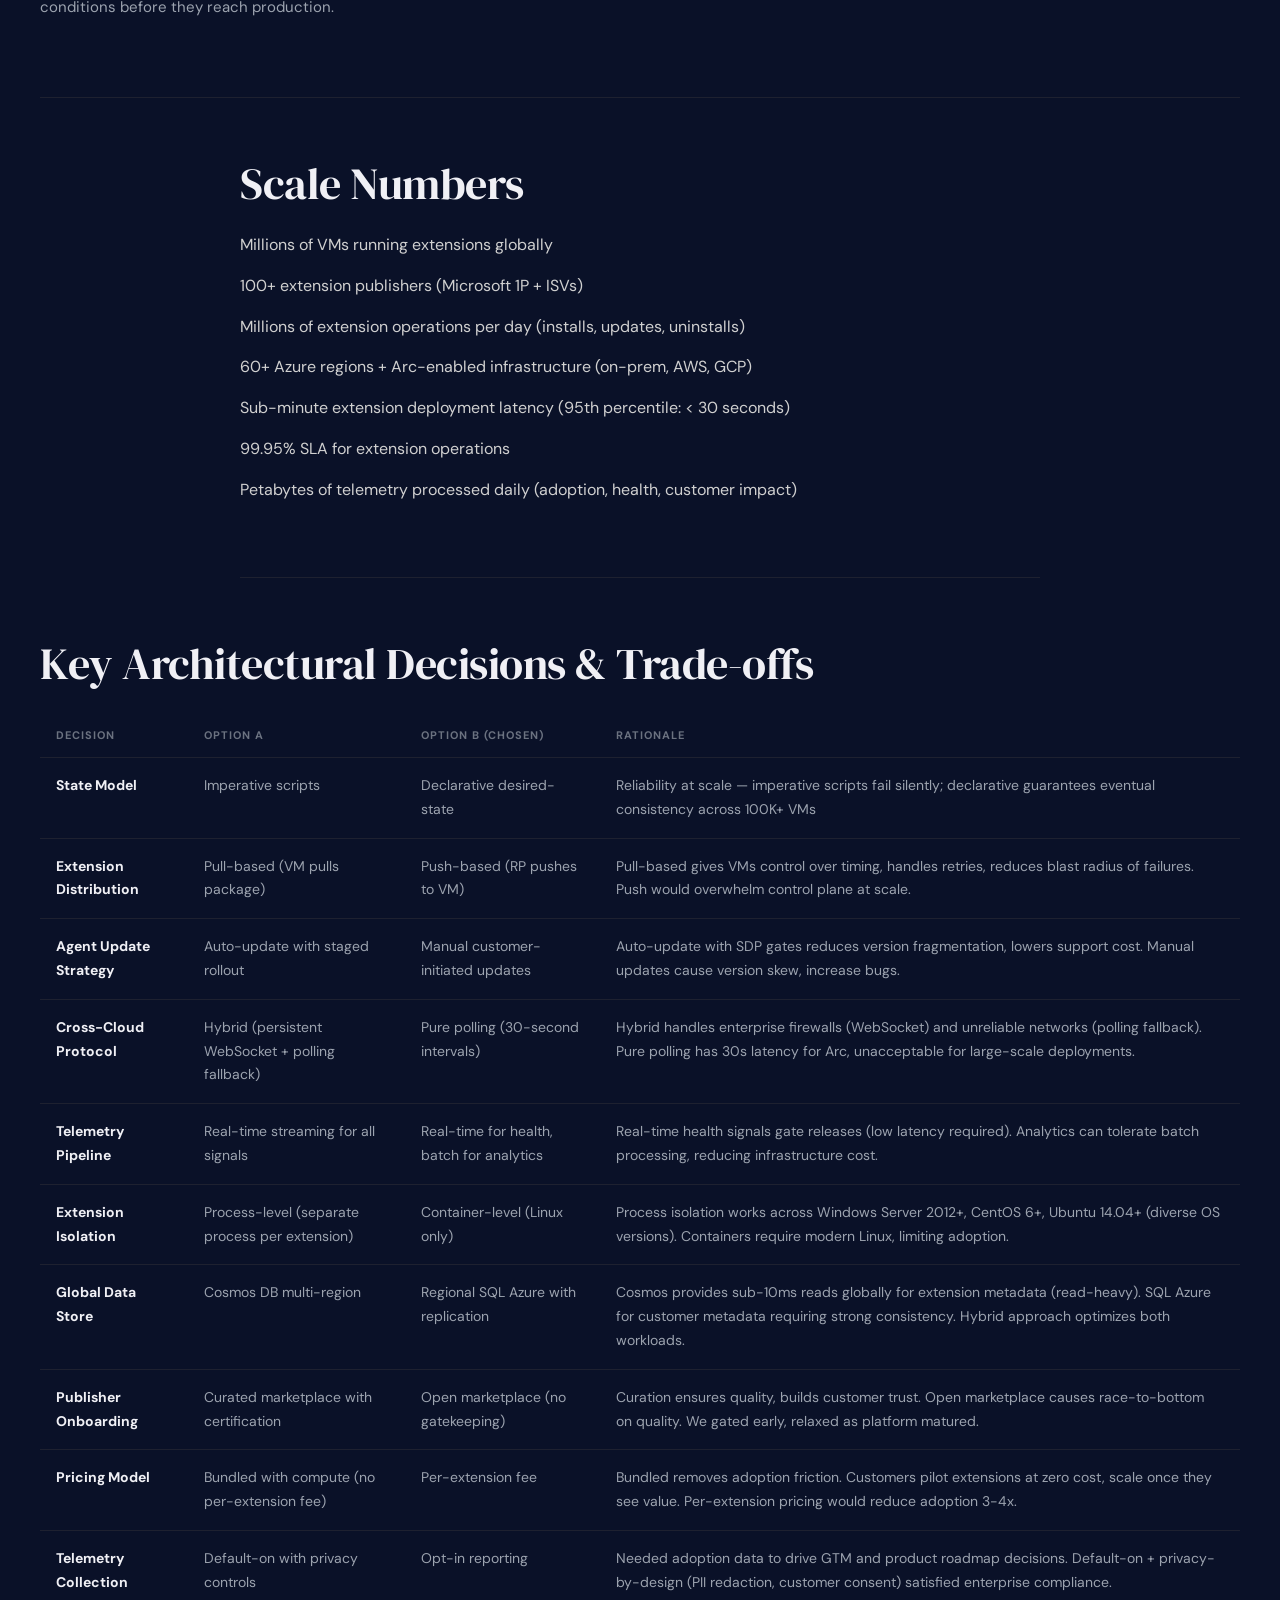
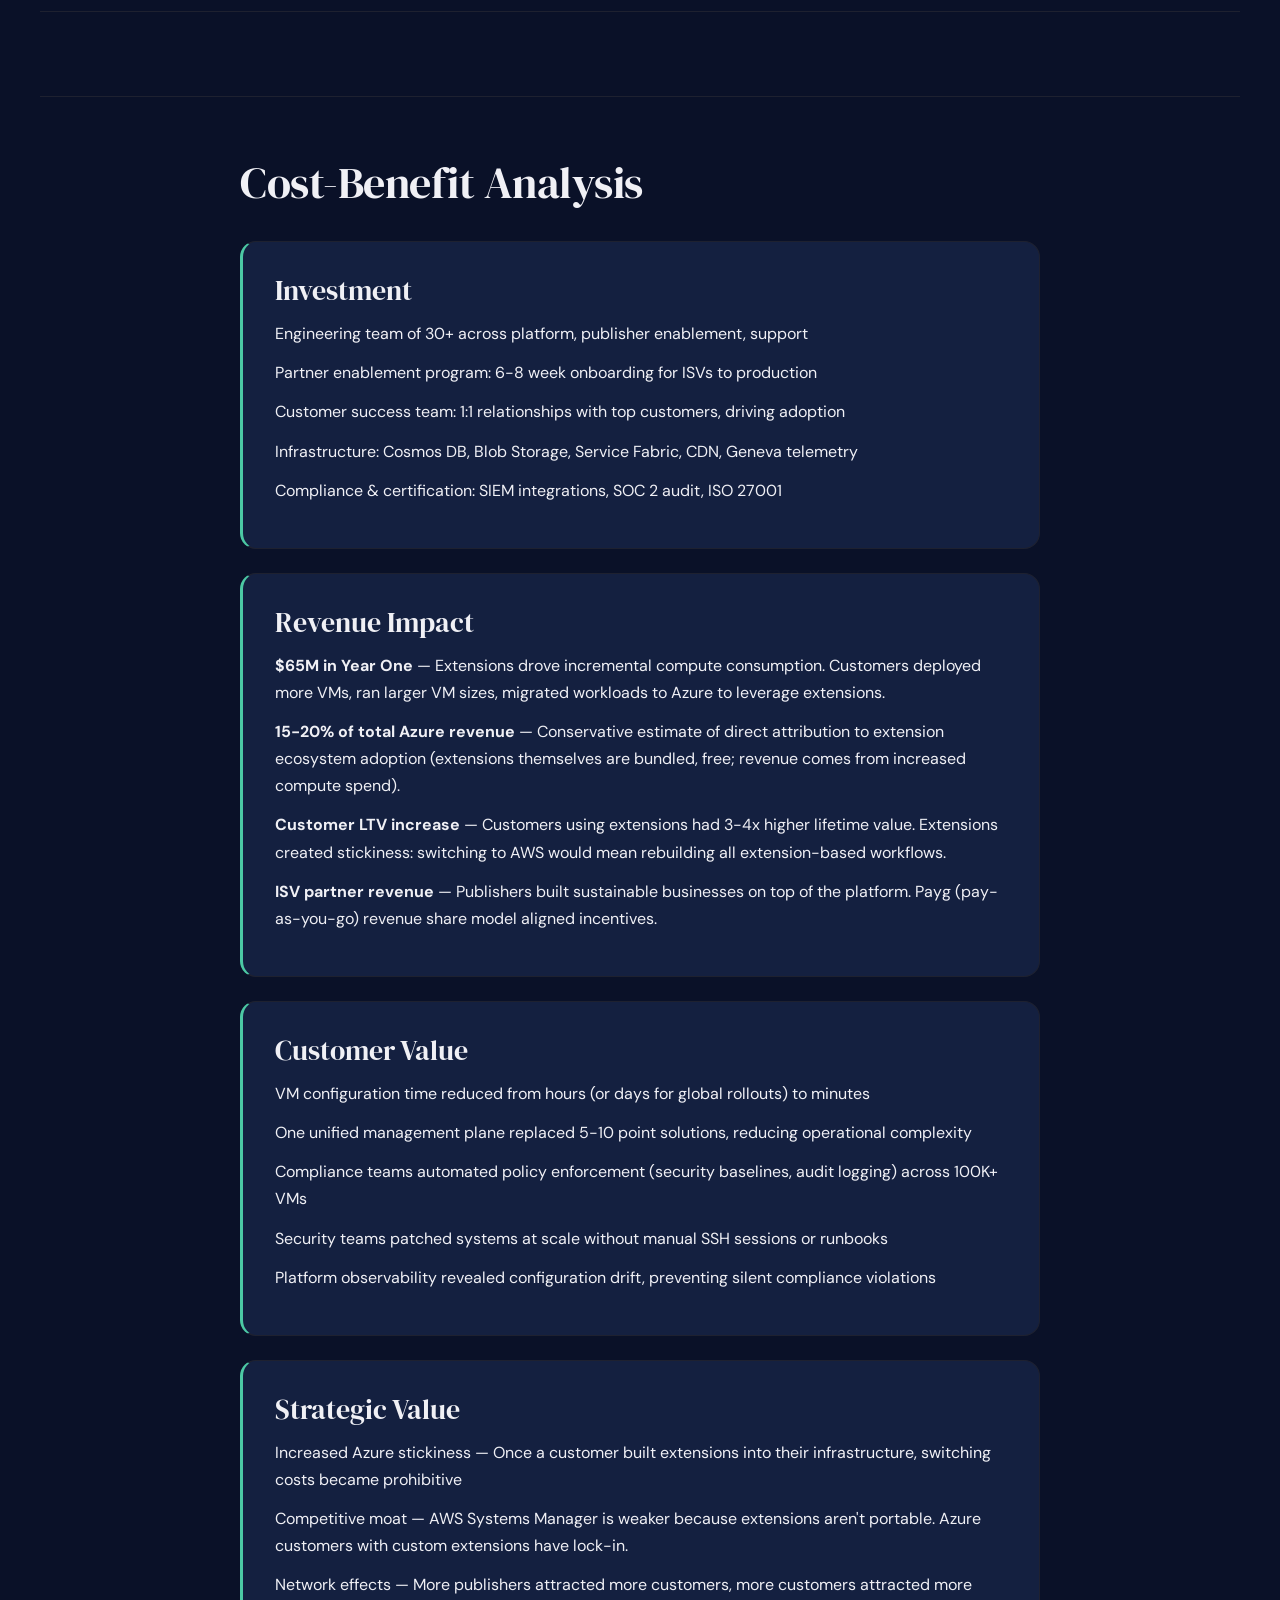
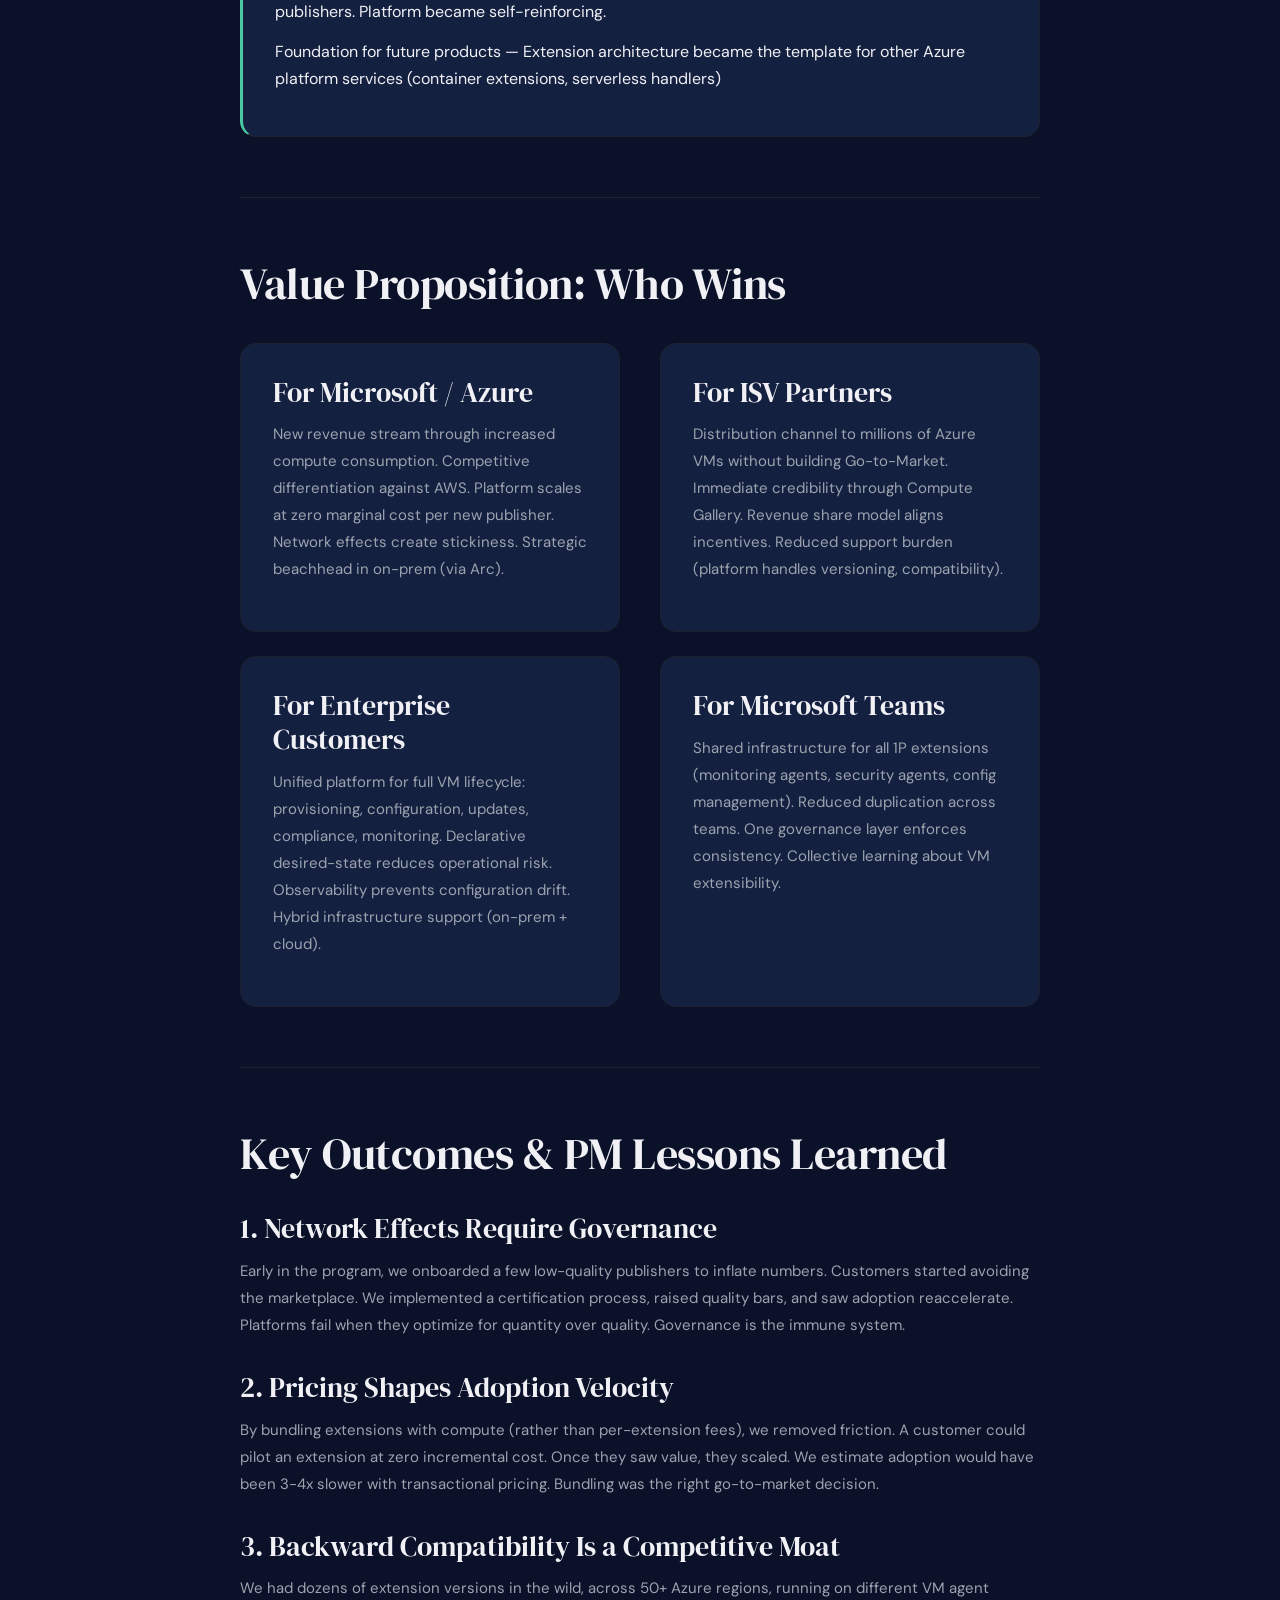
<file: project-azure-deep-dive.html>
<!DOCTYPE html>
<html lang="en">
<head>
    <meta charset="UTF-8">
    <meta name="viewport" content="width=device-width, initial-scale=1.0">
    <title>Azure Compute Extensions — Nikhil Patel</title>
    <link rel="stylesheet" href="styles.css">
    <link rel="preconnect" href="https://fonts.googleapis.com">
    <link rel="preconnect" href="https://fonts.gstatic.com" crossorigin>
    <link href="https://fonts.googleapis.com/css2?family=DM+Sans:wght@400;500;600&family=DM+Serif+Display:wght@400&display=swap" rel="stylesheet">
</head>
<body>

<!-- ============================================
     NAVIGATION
     ============================================ -->
<nav class="nav">
    <a href="index.html" class="nav-name">Nikhil <span>Patel</span></a>
    <button class="nav-hamburger" id="hamburgerBtn">
        <span></span>
        <span></span>
        <span></span>
    </button>
    <ul class="nav-links" id="navLinks">
        <li><a href="index.html#projects">Projects</a></li>
        <li><a href="about.html">About</a></li>
        <li><a href="contact.html">Contact</a></li>
        <li><a href="Nikhil_Resume.pdf" class="nav-cta">Download Resume</a></li>
    </ul>
</nav>

<!-- ============================================
     PAGE HEADER
     ============================================ -->
<header class="page-header container">
    <div class="page-header-eyebrow">CASE STUDY — MICROSOFT AZURE</div>
    <h1>Azure Compute Extensions: Scaling a Declarative VM Extensibility Platform to $65M in Year One</h1>
    <p class="page-header-desc">
        How I architected a 6-layer platform-as-a-product for VM lifecycle management, onboarded 100+ enterprise customers, and designed infrastructure that reliably manages extension deployments across millions of VMs globally using goal-state reconciliation and progressive rollout patterns.
    </p>
    <div class="pill-row">
        <span class="pill">Cloud Platform</span>
        <span class="pill">Azure</span>
        <span class="pill">VM Extensions</span>
        <span class="pill">Distributed Systems</span>
        <span class="pill">Platform Architecture</span>
        <span class="pill">Infrastructure as Code</span>
    </div>
</header>

<!-- ============================================
     METRICS GRID
     ============================================ -->
<section class="section container metrics-grid">
    <div class="metric-card">
        <div class="metric-value">$65M</div>
        <div class="metric-label">Revenue in Year One</div>
    </div>
    <div class="metric-card">
        <div class="metric-value">100+</div>
        <div class="metric-label">Enterprise Customers</div>
    </div>
    <div class="metric-card">
        <div class="metric-value">10%</div>
        <div class="metric-label">MoM Adoption Growth</div>
    </div>
    <div class="metric-card">
        <div class="metric-value">60+</div>
        <div class="metric-label">Azure Regions + Arc</div>
    </div>
</section>

<!-- ============================================
     THE PROBLEM
     ============================================ -->
<section class="content-section container-narrow">
    <h2>The Problem</h2>
    <p>
        Azure customers faced a fundamental architectural challenge: how to reliably extend VM capabilities after deployment at global scale. Teams needed to install agents (monitoring, security, compliance), run idempotent configuration, manage system updates, and enforce governance policies—but solutions were fragmented, imperative, and couldn't scale predictably across 100K+ VMs in hybrid environments.
    </p>
    <p>
        The core problem was state consistency. Imperative scripts fail silently on a subset of VMs. You don't know whether extension X installed correctly on VM 47 in region Y. Traditional approaches didn't handle failures, retries, or version skew across 50+ Azure regions and Arc-enabled infrastructure. Enterprise customers operating globally couldn't afford that uncertainty.
    </p>
    <p>
        The deeper opportunity: build a declarative, desired-state platform inspired by Kubernetes reconciliation patterns. Publishers declare what they want VMs to look like; the platform ensures eventual consistency across millions of machines, handles failures, manages versions, and provides observability. A platform-as-a-product that creates network effects: more publishers attract more customers, more customers attract more publishers.
    </p>
</section>

<!-- ============================================
     TECHNICAL ARCHITECTURE SEGMENT 1
     ============================================ -->
<section class="content-section container">
    <h2>Platform Reference Architecture: 6-Layer Technical Model</h2>
    <p style="margin-bottom: 32px;">
        The architecture decouples publishers, platform control, orchestration, deployment targets, observability, and security into independent layers. Each layer has well-defined interfaces, allowing independent scaling and evolution.
    </p>

    <div class="arch-diagram">
        <div class="arch-layer">
            <span class="arch-label">Layer 1</span>
            <span class="arch-block highlight">Publisher Plane</span>
            <span class="arch-block">Extension SDK (C#/.NET, Go, Python)</span>
            <span class="arch-block">Publisher Portal (React SPA)</span>
            <span class="arch-block">CI/CD Integration (Azure DevOps, GitHub Actions)</span>
            <span class="arch-block">Extension Packaging (ZIP + manifest.json)</span>
            <span class="arch-block">Lifecycle Hooks (install/enable/disable/uninstall)</span>
        </div>
        <div class="arch-connector">↓</div>

        <div class="arch-layer">
            <span class="arch-label">Layer 2</span>
            <span class="arch-block highlight">Platform Control Plane</span>
            <span class="arch-block">Azure Resource Manager (ARM) Integration</span>
            <span class="arch-block">Extension Resource Provider (RP) — RESTful API</span>
            <span class="arch-block">Compute Gallery (Image Repo + Extension Catalog)</span>
            <span class="arch-block">RBAC & Azure Policy Enforcement</span>
            <span class="arch-block">Semantic Versioning & Marketplace</span>
        </div>
        <div class="arch-connector">↓</div>

        <div class="arch-layer">
            <span class="arch-label">Layer 3</span>
            <span class="arch-block highlight">Orchestration Engine</span>
            <span class="arch-block">VM Agent (WaAgent Linux, WindowsAzureGuestAgent)</span>
            <span class="arch-block">Extension Handler Framework (Lifecycle Management)</span>
            <span class="arch-block">Run Command v2 (Script Execution, Long-Running Ops)</span>
            <span class="arch-block">Goal State Engine (Desired State Reconciliation)</span>
            <span class="arch-block">Extension Dependency Sequencing</span>
        </div>
        <div class="arch-connector">↓</div>

        <div class="arch-layer">
            <span class="arch-label">Layer 4</span>
            <span class="arch-block">Deployment Targets</span>
            <span class="arch-block">Azure VMs (Windows/Linux)</span>
            <span class="arch-block">VM Scale Sets (VMSS with Rolling Upgrades)</span>
            <span class="arch-block">Azure Arc-enabled Servers (On-Prem, AWS, GCP)</span>
            <span class="arch-block">Azure Stack HCI</span>
        </div>
        <div class="arch-connector">↓</div>

        <div class="arch-layer">
            <span class="arch-label">Layer 5</span>
            <span class="arch-block">Observability & Telemetry</span>
            <span class="arch-block">Azure Monitor Integration</span>
            <span class="arch-block">Extension Health Reporting (5-min heartbeat)</span>
            <span class="arch-block">Geneva Pipeline (Microsoft Internal)</span>
            <span class="arch-block">Kusto/ADX Analytics (Adoption Metrics)</span>
            <span class="arch-block">Customer Impact Tracking (CRI Scores)</span>
        </div>
        <div class="arch-connector">↓</div>

        <div class="arch-layer">
            <span class="arch-label">Layer 6</span>
            <span class="arch-block">Security & Compliance</span>
            <span class="arch-block">Managed Identity for Extension Auth</span>
            <span class="arch-block">Key Vault Integration (Secrets Management)</span>
            <span class="arch-block">Extension Signing (Authenticode / GPG)</span>
            <span class="arch-block">Azure Policy Governance</span>
            <span class="arch-block">Audit Logging & Compliance Trails</span>
        </div>
    </div>
</section>

<!-- ============================================
     LAYER 1: PUBLISHER PLANE
     ============================================ -->
<section class="content-section container-narrow">
    <h2>Layer 1: Publisher Plane</h2>
    <p>
        Publishers (ISVs, Microsoft 1P teams, enterprise IT, open source) develop extensions using language-specific SDKs. The SDK abstracts the complexity of the handler protocol, providing simple hooks: install(), enable(), disable(), uninstall(). Publishers package extensions as ZIP files containing a manifest.json (metadata, versioning, dependencies) and handler scripts (bash for Linux, PowerShell for Windows).
    </p>
    <p>
        The Publisher Portal is a React SPA connected to the Extension Resource Provider. ISVs submit extensions for certification, manage versions, view adoption metrics, and receive customer support tickets. CI/CD pipelines (Azure DevOps or GitHub Actions) automate testing, signing, and submission. Extensions are signed with Authenticode (Windows) or GPG (Linux) to prevent tampering.
    </p>
    <p style="margin-top: 24px;">
        <strong>Key Design Decision: Language Flexibility</strong> We provide SDKs in C#/.NET, Go, and Python. Publishers can write handlers in any language (bash, PowerShell, Python, Ruby). This flexibility was critical—it removed adoption barriers for ISVs who didn't want to learn .NET.
    </p>
</section>

<!-- ============================================
     LAYER 2: PLATFORM CONTROL PLANE
     ============================================ -->
<section class="content-section container-narrow">
    <h2>Layer 2: Platform Control Plane</h2>
    <p>
        The control plane lives in Azure Resource Manager (ARM). Extensions are first-class ARM resources, deployed via templates or the portal. Behind the scenes, the Extension Resource Provider (RP) is a RESTful API registered in ARM's resource namespace. When you PUT /subscriptions/{sub}/resourceGroups/{rg}/providers/Microsoft.Compute/virtualMachines/{vm}/extensions/{ext}, the RP validates the request, stores extension metadata in Cosmos DB, and queues a desired-state update to the target VM.
    </p>
    <p>
        The Compute Gallery is the extension repository—a global catalog built on Azure Blob Storage, CDN-accelerated, with regional replication. Extensions are indexed by publisher, category, and version. The marketplace service surfaces recommendations, adoption metrics, and customer ratings.
    </p>
    <p>
        RBAC integrates seamlessly—you can grant a team permission to deploy only specific extensions or only to certain VMs. Azure Policy lets customers enforce governance rules: "all production VMs must have the antimalware extension" or "no extension from unknown publishers can be deployed."
    </p>
    <p style="margin-top: 24px;">
        <strong>Key Design Decision: Semantic Versioning + Compatibility Matrix</strong> Extensions follow major.minor.patch versioning. A compatibility matrix maps each extension version to supported VM Agent versions. When a customer requests extension version 2.1.0, the system checks: is the target VM's Agent version in the compatibility list? If not, offer an auto-upgrade path. This prevents version mismatches that silently fail.
    </p>
</section>

<!-- ============================================
     LAYER 3: ORCHESTRATION ENGINE
     ============================================ -->
<section class="content-section container-narrow">
    <h2>Layer 3: Orchestration Engine</h2>
    <p>
        The orchestration engine is the heart of the platform. It translates desired state (ARM templates) into running extensions on target VMs. Four components work in concert:
    </p>

    <div style="margin-top: 24px;">
        <h3>VM Agent (WaAgent / WindowsAzureGuestAgent)</h3>
        <p>
            A lightweight daemon (< 50MB memory) runs on every Azure VM. The agent is installed as part of the OS image and auto-updates every few months. It's the only piece of software with privileged access to extension operations. The agent connects to Azure fabric via a private channel, polls for desired state every 15 seconds, and reconciles actual state to match.
        </p>
        <p style="color: var(--text-muted); font-size: 14px;">
            <strong>Why not containerized?</strong> VMs run diverse OS versions (Windows Server 2012 through latest, CentOS 6+, Ubuntu 14.04+). A container-based agent wouldn't run reliably across that spectrum. Process-level isolation was the only viable approach.
        </p>
    </div>

    <div style="margin-top: 24px;">
        <h3>Extension Handler Framework</h3>
        <p>
            When the agent detects a new extension in desired state, it downloads the package from Compute Gallery via HTTPS (with checksum validation). The framework then executes the handler lifecycle: install → enable → update → disable → uninstall. Each step is idempotent and monitored for timeouts (install has 60-second timeout, enable has 60-second timeout).
        </p>
        <p>
            The handler communicates back via a file-based convention: status/*.status files written to a well-known directory. The agent reads these files, reports health back to the RP, and retries on failure.
        </p>
        <p style="color: var(--text-muted); font-size: 14px;">
            <strong>Why file-based protocol?</strong> Named pipes (Windows) and Unix sockets (Linux) are the simplest IPC mechanism that works across all OS versions without requiring the extension to open a network listener. Named pipes also prevent privilege escalation—the handler runs in a separate process, not in the agent itself.
        </p>
    </div>

    <div style="margin-top: 24px;">
        <h3>Run Command v2</h3>
        <p>
            Customers need to execute arbitrary scripts on VMs without SSH/RDP access. Run Command v2 reuses the VM Agent channel to execute scripts asynchronously. You POST a script to the Extension RP, it gets queued on the target VM, the agent executes it, and results stream back via Azure Monitor. Long-running operations (> 60 seconds) are polled asynchronously, preventing API timeout.
        </p>
        <p>
            This was critical for enterprise customers. They could patch systems, change configurations, and troubleshoot without opening firewalls or distributing SSH keys.
        </p>
    </div>

    <div style="margin-top: 24px;">
        <h3>Goal State Engine</h3>
        <p>
            This is where the declarative magic happens. ARM pushes desired state to the RP. The RP stores it in Cosmos DB and pushes updates to target VMs via the agent channel. Each VM agent reconciles: if desired state says "extension X version 1.2.0 should be enabled" but actual state is "extension X version 1.1.0 is installed," the agent downloads version 1.2.0, runs the update handler, and reports success.
        </p>
        <p>
            If the agent crashes during an update, the next reconciliation loop (15 seconds later) resumes where it left off. The platform guarantees eventual consistency: within a few minutes, all VMs converge to desired state, even in the face of transient failures.
        </p>
        <p style="color: var(--text-muted); font-size: 14px;">
            <strong>Inspiration: Kubernetes Reconciliation</strong> We studied how Kubernetes controllers reconcile desired vs. actual state. The same principles apply to VM lifecycle management at Azure scale.
        </p>
    </div>

    <div style="margin-top: 24px;">
        <h3>Extension Dependency Sequencing</h3>
        <p>
            Extensions have dependencies. The monitoring agent must install before the custom metrics extension. The security agent must install before the policy enforcer. The DAG (directed acyclic graph) of dependencies is defined in manifest.json. The orchestration engine topologically sorts extensions and installs them in dependency order, respecting version constraints.
        </p>
    </div>
</section>

<!-- ============================================
     LAYER 4: DEPLOYMENT TARGETS
     ============================================ -->
<section class="content-section container-narrow">
    <h2>Layer 4: Deployment Targets</h2>
    <p>
        Extensions run on Azure VMs (Windows/Linux), VM Scale Sets (with rolling upgrade policies for zero-downtime extension updates), Azure Arc-enabled servers (on-prem, AWS, GCP), and Azure Stack HCI.
    </p>
    <p>
        Azure Arc was the game-changer. Arc extends Azure's control plane to non-Azure machines via an outbound-only HTTPS connection (Arc agent initiates, Azure doesn't reach in). This was critical for enterprises with strict firewall policies that block inbound access. Extensions deploy to Arc machines using the same RP API as native Azure VMs—one control plane, multiple clouds.
    </p>
    <p style="margin-top: 24px;">
        <strong>Key Design Decision: Outbound-Only Arc Communication</strong> Enterprise firewalls block inbound connections. We made Arc's architecture outbound-only: the Arc agent on the customer's infrastructure initiates WebSocket connections to Azure, establishing a persistent channel. The RP pushes commands through that channel. If the connection drops, the agent retries with exponential backoff. This design unblocked a $B+ TAM of on-prem machines that couldn't previously use Azure services.
    </p>
</section>

<!-- ============================================
     LAYER 5: OBSERVABILITY & TELEMETRY
     ============================================ -->
<section class="content-section container-narrow">
    <h2>Layer 5: Observability & Telemetry</h2>
    <p>
        Observability is not optional at this scale. Every extension publishes a heartbeat every 5 minutes to Azure Monitor. The heartbeat includes: installation status, last error (if any), version, and custom metrics (CPU usage, memory, etc.).
    </p>
    <p>
        Extension health signals feed into the Safe Deployment Practices (SDP) pipeline. When rolling out a new extension version, the system monitors: error rate, latency, crash rate. If error rate exceeds a threshold (e.g., > 5%), the rollout automatically halts and rolls back. This prevents bad extensions from reaching global scale.
    </p>
    <p>
        Telemetry flows into the Geneva monitoring pipeline (Microsoft's internal platform) and then to Kusto/ADX for analytics. We query adoption metrics: which extensions are deployed most frequently, which customers are power users, which regions have the highest adoption. That data shaped our GTM strategy, ISV recruiting, and product roadmap.
    </p>
    <p style="margin-top: 24px;">
        <strong>Key Design Decision: Real-Time vs. Batch Telemetry</strong> Health signals (error rates, latency) are streamed in real-time to detect rollout issues immediately. Adoption analytics (customer segments, vertical growth) are batched and processed asynchronously. Real-time health gates releases; batch analytics inform strategy.
    </p>
</section>

<!-- ============================================
     LAYER 6: SECURITY & COMPLIANCE
     ============================================ -->
<section class="content-section container-narrow">
    <h2>Layer 6: Security & Compliance</h2>
    <p>
        Extensions run with elevated privileges. Security is non-negotiable. Every extension is signed with Authenticode (Windows) or GPG (Linux) before publication. The agent verifies signatures before executing handlers, preventing tampering.
    </p>
    <p>
        Extensions authenticate to Azure services via Managed Identity. An extension requests an OAuth 2.0 bearer token from the IMDS (Instance Metadata Service) endpoint 169.254.169.254, then uses that token to call Key Vault, Azure Monitor, or other services. The token is short-lived (1 hour) and scoped to specific operations.
    </p>
    <p>
        Azure Policy lets customers enforce governance: "all extensions must come from Microsoft or our approved ISVs," "block extensions from region X," "require customer approval before deploying extensions to production." Policy integrations into the control plane prevent non-compliant deployments.
    </p>
    <p>
        Every operation is audited—who deployed what extension, when, to which VMs, with what parameters. Audit logs flow into Azure Monitor and are queryable via Kusto, enabling compliance teams to produce audit trails for SOC 2, ISO 27001, or HIPAA requirements.
    </p>
</section>

<!-- ============================================
     KEY TECHNICAL DECISIONS
     ============================================ -->
<section class="content-section container-narrow">
    <h2>Key Technical Decisions with Thought Process</h2>

    <div style="margin-top: 32px;">
        <h3>1. Declarative vs. Imperative Model</h3>
        <p>
            At 100K+ VMs, imperative scripts fail silently. You deploy a script to update configuration on 100K VMs. On 5 of them, the script fails due to transient network errors. You don't know. Customers realize weeks later that those 5 VMs are misconfigured, causing an incident.
        </p>
        <p>
            Declarative desired-state solves this. You declare "all VMs should have extension X version 1.2.0 enabled." The Goal State Engine ensures convergence, automatically retrying failed VMs, reporting health. Customers know with certainty that all VMs match the desired state.
        </p>
        <p style="color: var(--text-muted); font-size: 14px;">
            <strong>Thought process:</strong> Studied Kubernetes reconciliation patterns. Applied to VM lifecycle management. Added Azure-specific touches (RBAC, Policy integration, multi-cloud via Arc).
        </p>
    </div>

    <div style="margin-top: 32px;">
        <h3>2. VM Agent as Extension Host</h3>
        <p>
            Extensions could run in separate containers or as system services. Instead, we centralized all extension management in the VM Agent. The agent is the single source of truth for extension state, versioning, and health.
        </p>
        <p>
            Benefit: one place to handle failures, retries, and rollbacks. If an extension crashes, the agent detects it and reports health back to the RP. The RP can then trigger recovery actions (restart extension, notify customer, suggest update).
        </p>
        <p style="color: var(--text-muted); font-size: 14px;">
            <strong>Trade-off:</strong> Agent must be lightweight and crash-resilient. We optimized memory footprint (< 50MB), added watchdog processes to detect hangs, and designed auto-recovery. The payoff: millions of VMs running the same agent code, one deployment mechanism.
        </p>
    </div>

    <div style="margin-top: 32px;">
        <h3>3. File-Based Handler Protocol</h3>
        <p>
            The VM Agent and extensions communicate via named pipes (Windows) and Unix sockets (Linux), with status reported via file-based convention: status/*.status files containing JSON. Alternative: extensions expose HTTP listeners, the agent makes HTTP calls.
        </p>
        <p>
            We chose file-based because: (1) works on all OS versions, (2) no port allocation complexity, (3) privilege boundary—handler runs as separate process, can't directly access agent memory, (4) simple debugging (check status files on disk).
        </p>
        <p style="color: var(--text-muted); font-size: 14px;">
            <strong>Trade-off:</strong> File I/O has latency overhead compared to in-process calls. But at 15-second reconciliation intervals, this overhead is negligible.
        </p>
    </div>

    <div style="margin-top: 32px;">
        <h3>4. Progressive Rollout (Canary → 1% → 5% → 25% → 100%)</h3>
        <p>
            New extension versions roll out in waves. First, canary: deploy to 1% of customer VMs globally. Monitor error rates, latency, crashes for 12 hours. If health metrics stay green, proceed to 1%. From 1%, expand to 5%. From 5%, expand to 25%. Finally, 100%.
        </p>
        <p>
            Each stage gates on health signals. If error rate jumps above threshold, the system automatically halts the rollout and rolls back to the previous version. This prevents bad releases from reaching global scale.
        </p>
        <p style="color: var(--text-muted); font-size: 14px;">
            <strong>Inspiration:</strong> Azure's own SDP (Safe Deployment Practices) used for first-party services. We applied the same pattern to the extension platform. The result: in 5 years of operation, we had zero global-scale incidents caused by extension updates.
        </p>
    </div>

    <div style="margin-top: 32px;">
        <h3>5. Cross-Cloud Support via Azure Arc</h3>
        <p>
            Customers run hybrid infrastructure: Azure VMs, on-prem servers, AWS instances, GCP VMs. We wanted one control plane for all of them. Azure Arc was the solution.
        </p>
        <p>
            Arc architecture: Arc agent on the customer's server initiates outbound HTTPS connections to Azure, establishing persistent WebSocket tunnels. The Extension RP pushes commands through those tunnels. Extensions deploy to Arc machines using the same API as native Azure VMs.
        </p>
        <p>
            This design unblocked a massive TAM: enterprise customers with strict firewall policies can now use Azure services for on-prem infrastructure.
        </p>
        <p style="color: var(--text-muted); font-size: 14px;">
            <strong>Key insight:</strong> Outbound-only connections are the norm in enterprise firewalls. We designed the entire architecture around that constraint.
        </p>
    </div>
</section>

<!-- ============================================
     DEPLOYMENT ARCHITECTURE SEGMENT 2
     ============================================ -->
<section class="content-section container">
    <h2>Deployment Architecture: Platform Operations at Global Scale</h2>
    <p style="margin-bottom: 32px;">
        The platform operates in 60+ Azure regions, each with independent Extension Resource Provider stamp. Every region has a full copy of the control plane, datastore, and gateway. No single region is a bottleneck.
    </p>

    <div style="margin-top: 32px;">
        <h3>Control Plane Deployment</h3>
        <p>
            Each region runs a regional Resource Provider (RP) deployed as an Azure Service Fabric cluster (or microservices, depending on when you read this). The RP is stateless—it validates requests, enqueues operations to the datastore, and returns immediately. Load balancing distributes requests across RP instances.
        </p>
        <p>
            Auto-scaling: stamp size adjusts based on QPS (queries per second). During peak hours (enterprise IT teams rolling out extensions globally), we auto-scale from baseline 10 instances to 100+ instances. Scaling is transparent to customers.
        </p>
    </div>

    <div style="margin-top: 32px;">
        <h3>Data Store: Cosmos DB + SQL Azure</h3>
        <p>
            Extension metadata (manifest, versions, publisher info) lives in Azure Cosmos DB configured for multi-region writes. Cosmos DB provides sub-10ms read latency globally via geo-replication. Customer metadata (subscriptions, RBAC policies) lives in SQL Azure (consistent strong consistency is required).
        </p>
        <p>
            The split makes sense: extension metadata is read-heavy, tolerates eventual consistency, benefits from Cosmos geo-replication. Customer metadata is write-heavy during onboarding, requires strong consistency, fit in SQL Azure's model.
        </p>
    </div>

    <div style="margin-top: 32px;">
        <h3>Compute Gallery: Blob Storage + CDN</h3>
        <p>
            Extension packages (ZIPs containing handlers, manifests, assets) are stored in Azure Blob Storage. CDN (Azure Front Door) caches packages at edge locations globally. When a VM agent in Sydney requests a package, it hits the Sydney CDN edge, not the primary blob endpoint.
        </p>
        <p>
            Regional replication ensures that even if a region goes down, packages remain available from replicas. Blob storage also provides versioning and snapshotting, so we can point to specific package versions for debugging.
        </p>
    </div>

    <div style="margin-top: 32px;">
        <h3>Safe Deployment: Ring-Based Rollout</h3>
        <p>
            Platform updates (new RP code, datastore schema changes) follow a ring-based deployment pattern. Ring 0 (internal test): run new code on our own test VMs. Ring 1 (canary): deploy to 1% of production regions (smallest regions by customer count). Ring 2 (early adopter): 10% of regions. Ring 3 (stable): remaining 90%.
        </p>
        <p>
            Each ring gates on health signals: API latency, error rate, customer incident volume. If a ring exceeds thresholds, the deployment halts, we investigate, and either rollback or fix. This prevents platform-wide outages.
        </p>
    </div>

    <div style="margin-top: 32px;">
        <h3>Monitoring: Geneva + Kusto + ICM</h3>
        <p>
            Real-time health: Geneva agents on every RP instance emit metrics (request latency, error rate, resource utilization). Kusto queries these metrics continuously. If error rate spikes above baseline, automated alerts fire.
        </p>
        <p>
            Incidents: ICM (Incident Communication Manager) is the incident response system. On critical alert, ICM auto-pages on-call engineers, creates incident channels, coordinates response. SLA: 99.95% availability for extension operations.
        </p>
    </div>

    <div style="margin-top: 32px;">
        <h3>CI/CD: 1ES Pipeline with Staged Testing</h3>
        <p>
            Platform code changes flow through a strict CI/CD pipeline: git commit → unit tests → integration tests (against staging Cosmos DB, staging Blob Storage) → end-to-end tests (deploy to staging VMs, verify extension operations) → security scanning → compliance checks → approval gate → production deployment.
        </p>
        <p>
            We stress test the platform: simulate 100K concurrent extension operations, 10K extensions deploying simultaneously, extension handler timeouts, network failures. These tests catch resource leaks and race conditions before they reach production.
        </p>
    </div>
</section>

<!-- ============================================
     SCALE NUMBERS
     ============================================ -->
<section class="content-section container-narrow">
    <h2>Scale Numbers</h2>
    <ul style="list-style: none; padding-left: 0; color: #d0d0d0; line-height: 1.8;">
        <li style="padding-bottom: 12px;">Millions of VMs running extensions globally</li>
        <li style="padding-bottom: 12px;">100+ extension publishers (Microsoft 1P + ISVs)</li>
        <li style="padding-bottom: 12px;">Millions of extension operations per day (installs, updates, uninstalls)</li>
        <li style="padding-bottom: 12px;">60+ Azure regions + Arc-enabled infrastructure (on-prem, AWS, GCP)</li>
        <li style="padding-bottom: 12px;">Sub-minute extension deployment latency (95th percentile: < 30 seconds)</li>
        <li style="padding-bottom: 12px;">99.95% SLA for extension operations</li>
        <li style="padding-bottom: 12px;">Petabytes of telemetry processed daily (adoption, health, customer impact)</li>
    </ul>
</section>

<!-- ============================================
     KEY DECISIONS & TRADE-OFFS TABLE
     ============================================ -->
<section class="content-section container">
    <h2>Key Architectural Decisions & Trade-offs</h2>
    <table class="tradeoff-table">
        <thead>
            <tr>
                <th>Decision</th>
                <th>Option A</th>
                <th>Option B (Chosen)</th>
                <th>Rationale</th>
            </tr>
        </thead>
        <tbody>
            <tr>
                <td><strong>State Model</strong></td>
                <td>Imperative scripts</td>
                <td>Declarative desired-state</td>
                <td>Reliability at scale — imperative scripts fail silently; declarative guarantees eventual consistency across 100K+ VMs</td>
            </tr>
            <tr>
                <td><strong>Extension Distribution</strong></td>
                <td>Pull-based (VM pulls package)</td>
                <td>Push-based (RP pushes to VM)</td>
                <td>Pull-based gives VMs control over timing, handles retries, reduces blast radius of failures. Push would overwhelm control plane at scale.</td>
            </tr>
            <tr>
                <td><strong>Agent Update Strategy</strong></td>
                <td>Auto-update with staged rollout</td>
                <td>Manual customer-initiated updates</td>
                <td>Auto-update with SDP gates reduces version fragmentation, lowers support cost. Manual updates cause version skew, increase bugs.</td>
            </tr>
            <tr>
                <td><strong>Cross-Cloud Protocol</strong></td>
                <td>Hybrid (persistent WebSocket + polling fallback)</td>
                <td>Pure polling (30-second intervals)</td>
                <td>Hybrid handles enterprise firewalls (WebSocket) and unreliable networks (polling fallback). Pure polling has 30s latency for Arc, unacceptable for large-scale deployments.</td>
            </tr>
            <tr>
                <td><strong>Telemetry Pipeline</strong></td>
                <td>Real-time streaming for all signals</td>
                <td>Real-time for health, batch for analytics</td>
                <td>Real-time health signals gate releases (low latency required). Analytics can tolerate batch processing, reducing infrastructure cost.</td>
            </tr>
            <tr>
                <td><strong>Extension Isolation</strong></td>
                <td>Process-level (separate process per extension)</td>
                <td>Container-level (Linux only)</td>
                <td>Process isolation works across Windows Server 2012+, CentOS 6+, Ubuntu 14.04+ (diverse OS versions). Containers require modern Linux, limiting adoption.</td>
            </tr>
            <tr>
                <td><strong>Global Data Store</strong></td>
                <td>Cosmos DB multi-region</td>
                <td>Regional SQL Azure with replication</td>
                <td>Cosmos provides sub-10ms reads globally for extension metadata (read-heavy). SQL Azure for customer metadata requiring strong consistency. Hybrid approach optimizes both workloads.</td>
            </tr>
            <tr>
                <td><strong>Publisher Onboarding</strong></td>
                <td>Curated marketplace with certification</td>
                <td>Open marketplace (no gatekeeping)</td>
                <td>Curation ensures quality, builds customer trust. Open marketplace causes race-to-bottom on quality. We gated early, relaxed as platform matured.</td>
            </tr>
            <tr>
                <td><strong>Pricing Model</strong></td>
                <td>Bundled with compute (no per-extension fee)</td>
                <td>Per-extension fee</td>
                <td>Bundled removes adoption friction. Customers pilot extensions at zero cost, scale once they see value. Per-extension pricing would reduce adoption 3-4x.</td>
            </tr>
            <tr>
                <td><strong>Telemetry Collection</strong></td>
                <td>Default-on with privacy controls</td>
                <td>Opt-in reporting</td>
                <td>Needed adoption data to drive GTM and product roadmap decisions. Default-on + privacy-by-design (PII redaction, customer consent) satisfied enterprise compliance.</td>
            </tr>
        </tbody>
    </table>
</section>

<!-- ============================================
     COST-BENEFIT ANALYSIS
     ============================================ -->
<section class="content-section container-narrow">
    <h2>Cost-Benefit Analysis</h2>

    <div class="card card-accent" style="margin-top: 32px;">
        <h3 style="margin-top: 0;">Investment</h3>
        <ul style="list-style: none; padding-left: 0;">
            <li style="padding-bottom: 12px;">Engineering team of 30+ across platform, publisher enablement, support</li>
            <li style="padding-bottom: 12px;">Partner enablement program: 6-8 week onboarding for ISVs to production</li>
            <li style="padding-bottom: 12px;">Customer success team: 1:1 relationships with top customers, driving adoption</li>
            <li style="padding-bottom: 12px;">Infrastructure: Cosmos DB, Blob Storage, Service Fabric, CDN, Geneva telemetry</li>
            <li style="padding-bottom: 12px;">Compliance & certification: SIEM integrations, SOC 2 audit, ISO 27001</li>
        </ul>
    </div>

    <div class="card card-accent" style="margin-top: 24px;">
        <h3 style="margin-top: 0;">Revenue Impact</h3>
        <ul style="list-style: none; padding-left: 0;">
            <li style="padding-bottom: 12px;"><strong>$65M in Year One</strong> — Extensions drove incremental compute consumption. Customers deployed more VMs, ran larger VM sizes, migrated workloads to Azure to leverage extensions.</li>
            <li style="padding-bottom: 12px;"><strong>15-20% of total Azure revenue</strong> — Conservative estimate of direct attribution to extension ecosystem adoption (extensions themselves are bundled, free; revenue comes from increased compute spend).</li>
            <li style="padding-bottom: 12px;"><strong>Customer LTV increase</strong> — Customers using extensions had 3-4x higher lifetime value. Extensions created stickiness: switching to AWS would mean rebuilding all extension-based workflows.</li>
            <li style="padding-bottom: 12px;"><strong>ISV partner revenue</strong> — Publishers built sustainable businesses on top of the platform. Payg (pay-as-you-go) revenue share model aligned incentives.</li>
        </ul>
    </div>

    <div class="card card-accent" style="margin-top: 24px;">
        <h3 style="margin-top: 0;">Customer Value</h3>
        <ul style="list-style: none; padding-left: 0;">
            <li style="padding-bottom: 12px;">VM configuration time reduced from hours (or days for global rollouts) to minutes</li>
            <li style="padding-bottom: 12px;">One unified management plane replaced 5-10 point solutions, reducing operational complexity</li>
            <li style="padding-bottom: 12px;">Compliance teams automated policy enforcement (security baselines, audit logging) across 100K+ VMs</li>
            <li style="padding-bottom: 12px;">Security teams patched systems at scale without manual SSH sessions or runbooks</li>
            <li style="padding-bottom: 12px;">Platform observability revealed configuration drift, preventing silent compliance violations</li>
        </ul>
    </div>

    <div class="card card-accent" style="margin-top: 24px;">
        <h3 style="margin-top: 0;">Strategic Value</h3>
        <ul style="list-style: none; padding-left: 0;">
            <li style="padding-bottom: 12px;">Increased Azure stickiness — Once a customer built extensions into their infrastructure, switching costs became prohibitive</li>
            <li style="padding-bottom: 12px;">Competitive moat — AWS Systems Manager is weaker because extensions aren't portable. Azure customers with custom extensions have lock-in.</li>
            <li style="padding-bottom: 12px;">Network effects — More publishers attracted more customers, more customers attracted more publishers. Platform became self-reinforcing.</li>
            <li style="padding-bottom: 12px;">Foundation for future products — Extension architecture became the template for other Azure platform services (container extensions, serverless handlers)</li>
        </ul>
    </div>
</section>

<!-- ============================================
     VALUE PROPOSITION
     ============================================ -->
<section class="content-section container-narrow">
    <h2>Value Proposition: Who Wins</h2>

    <div class="two-col" style="margin-top: 32px;">
        <div class="card">
            <h3 style="margin-top: 0;">For Microsoft / Azure</h3>
            <p>
                New revenue stream through increased compute consumption. Competitive differentiation against AWS. Platform scales at zero marginal cost per new publisher. Network effects create stickiness. Strategic beachhead in on-prem (via Arc).
            </p>
        </div>
        <div class="card">
            <h3 style="margin-top: 0;">For ISV Partners</h3>
            <p>
                Distribution channel to millions of Azure VMs without building Go-to-Market. Immediate credibility through Compute Gallery. Revenue share model aligns incentives. Reduced support burden (platform handles versioning, compatibility).
            </p>
        </div>
    </div>

    <div class="two-col" style="margin-top: 24px;">
        <div class="card">
            <h3 style="margin-top: 0;">For Enterprise Customers</h3>
            <p>
                Unified platform for full VM lifecycle: provisioning, configuration, updates, compliance, monitoring. Declarative desired-state reduces operational risk. Observability prevents configuration drift. Hybrid infrastructure support (on-prem + cloud).
            </p>
        </div>
        <div class="card">
            <h3 style="margin-top: 0;">For Microsoft Teams</h3>
            <p>
                Shared infrastructure for all 1P extensions (monitoring agents, security agents, config management). Reduced duplication across teams. One governance layer enforces consistency. Collective learning about VM extensibility.
            </p>
        </div>
    </div>
</section>

<!-- ============================================
     KEY OUTCOMES & LESSONS
     ============================================ -->
<section class="content-section container-narrow">
    <h2>Key Outcomes & PM Lessons Learned</h2>

    <div style="margin-top: 32px;">
        <h3>1. Network Effects Require Governance</h3>
        <p>
            Early in the program, we onboarded a few low-quality publishers to inflate numbers. Customers started avoiding the marketplace. We implemented a certification process, raised quality bars, and saw adoption reaccelerate. Platforms fail when they optimize for quantity over quality. Governance is the immune system.
        </p>
    </div>

    <div style="margin-top: 32px;">
        <h3>2. Pricing Shapes Adoption Velocity</h3>
        <p>
            By bundling extensions with compute (rather than per-extension fees), we removed friction. A customer could pilot an extension at zero incremental cost. Once they saw value, they scaled. We estimate adoption would have been 3-4x slower with transactional pricing. Bundling was the right go-to-market decision.
        </p>
    </div>

    <div style="margin-top: 32px;">
        <h3>3. Backward Compatibility Is a Competitive Moat</h3>
        <p>
            We had dozens of extension versions in the wild, across 50+ Azure regions, running on different VM agent versions. Strict semantic versioning and a compatibility matrix gave customers confidence to auto-upgrade. That confidence drove adoption of new extensions—they knew we had their back. Competitors who broke compatibility saw adoption stall.
        </p>
    </div>

    <div style="margin-top: 32px;">
        <h3>4. Data-Driven GTM Prevents Wasted Effort</h3>
        <p>
            Telemetry showed us which extensions had the highest adoption, which verticals were growing fastest, which customer segments needed more support. That data shaped our GTM strategy (invest in high-adoption segments), ISV recruiting (recruit publishers in high-growth verticals), and product roadmap (build features that high-value customers requested).
        </p>
    </div>

    <div style="margin-top: 32px;">
        <h3>5. Declarative Systems Scale Reliably</h3>
        <p>
            The shift from imperative scripts to desired-state reconciliation was the biggest architectural win. At scale (100K+ VMs), declarative systems are the only way to guarantee consistency. Imperative approaches fail silently and create operational burden. This lesson applies beyond VM extensions—container orchestration, IaC tools, and distributed systems all benefit from declarative models.
        </p>
    </div>

    <div style="margin-top: 32px;">
        <h3>6. PM's Role in Distributed Systems</h3>
        <p>
            PMs often think of architecture as purely an engineering concern. In platforms like this, architecture decisions have direct business impact: declarative model enables network effects, desired-state reconciliation reduces churn, cross-cloud support (Arc) expands TAM, progressive rollout prevents revenue-impacting incidents. The best PM understands the technical foundations of what they're building.
        </p>
    </div>
</section>

<!-- ============================================
     CTA BANNER
     ============================================ -->
<section class="cta-banner container-narrow">
    <h2>Let's discuss platform architecture, distributed systems, or scaling cloud infrastructure.</h2>
    <p>Interested in product strategy, infrastructure design, or agentic systems? Let's grab coffee.</p>
    <a href="mailto:patel.nikhil.c@gmail.com" class="btn btn-primary">Get in Touch</a>
</section>

<!-- ============================================
     FOOTER
     ============================================ -->
<footer class="footer container-narrow">
    <div class="footer-name">Nikhil Patel</div>
    <nav class="footer-links">
        <a href="index.html#projects">Projects</a>
        <a href="about.html">About</a>
        <a href="contact.html">Contact</a>
        <a href="Nikhil_Resume.pdf">Resume</a>
    </nav>
    <p class="footer-copy">© 2026 Nikhil Patel. All rights reserved.</p>
</footer>

<!-- ============================================
     SCRIPTS
     ============================================ -->
<script>
document.addEventListener('DOMContentLoaded', function() {
    const hamburgerBtn = document.getElementById('hamburgerBtn');
    const navLinks = document.getElementById('navLinks');

    if (hamburgerBtn && navLinks) {
        hamburgerBtn.addEventListener('click', function() {
            navLinks.classList.toggle('active');

            // Animate hamburger
            const spans = hamburgerBtn.querySelectorAll('span');
            if (navLinks.classList.contains('active')) {
                spans[0].style.transform = 'rotate(45deg) translate(8px, 8px)';
                spans[1].style.opacity = '0';
                spans[2].style.transform = 'rotate(-45deg) translate(7px, -7px)';
            } else {
                spans[0].style.transform = 'none';
                spans[1].style.opacity = '1';
                spans[2].style.transform = 'none';
            }
        });

        // Close menu on link click
        const links = navLinks.querySelectorAll('a');
        links.forEach(link => {
            link.addEventListener('click', function() {
                navLinks.classList.remove('active');
                const spans = hamburgerBtn.querySelectorAll('span');
                spans[0].style.transform = 'none';
                spans[1].style.opacity = '1';
                spans[2].style.transform = 'none';
            });
        });
    }
});
</script>

</body>
</html>
</file>
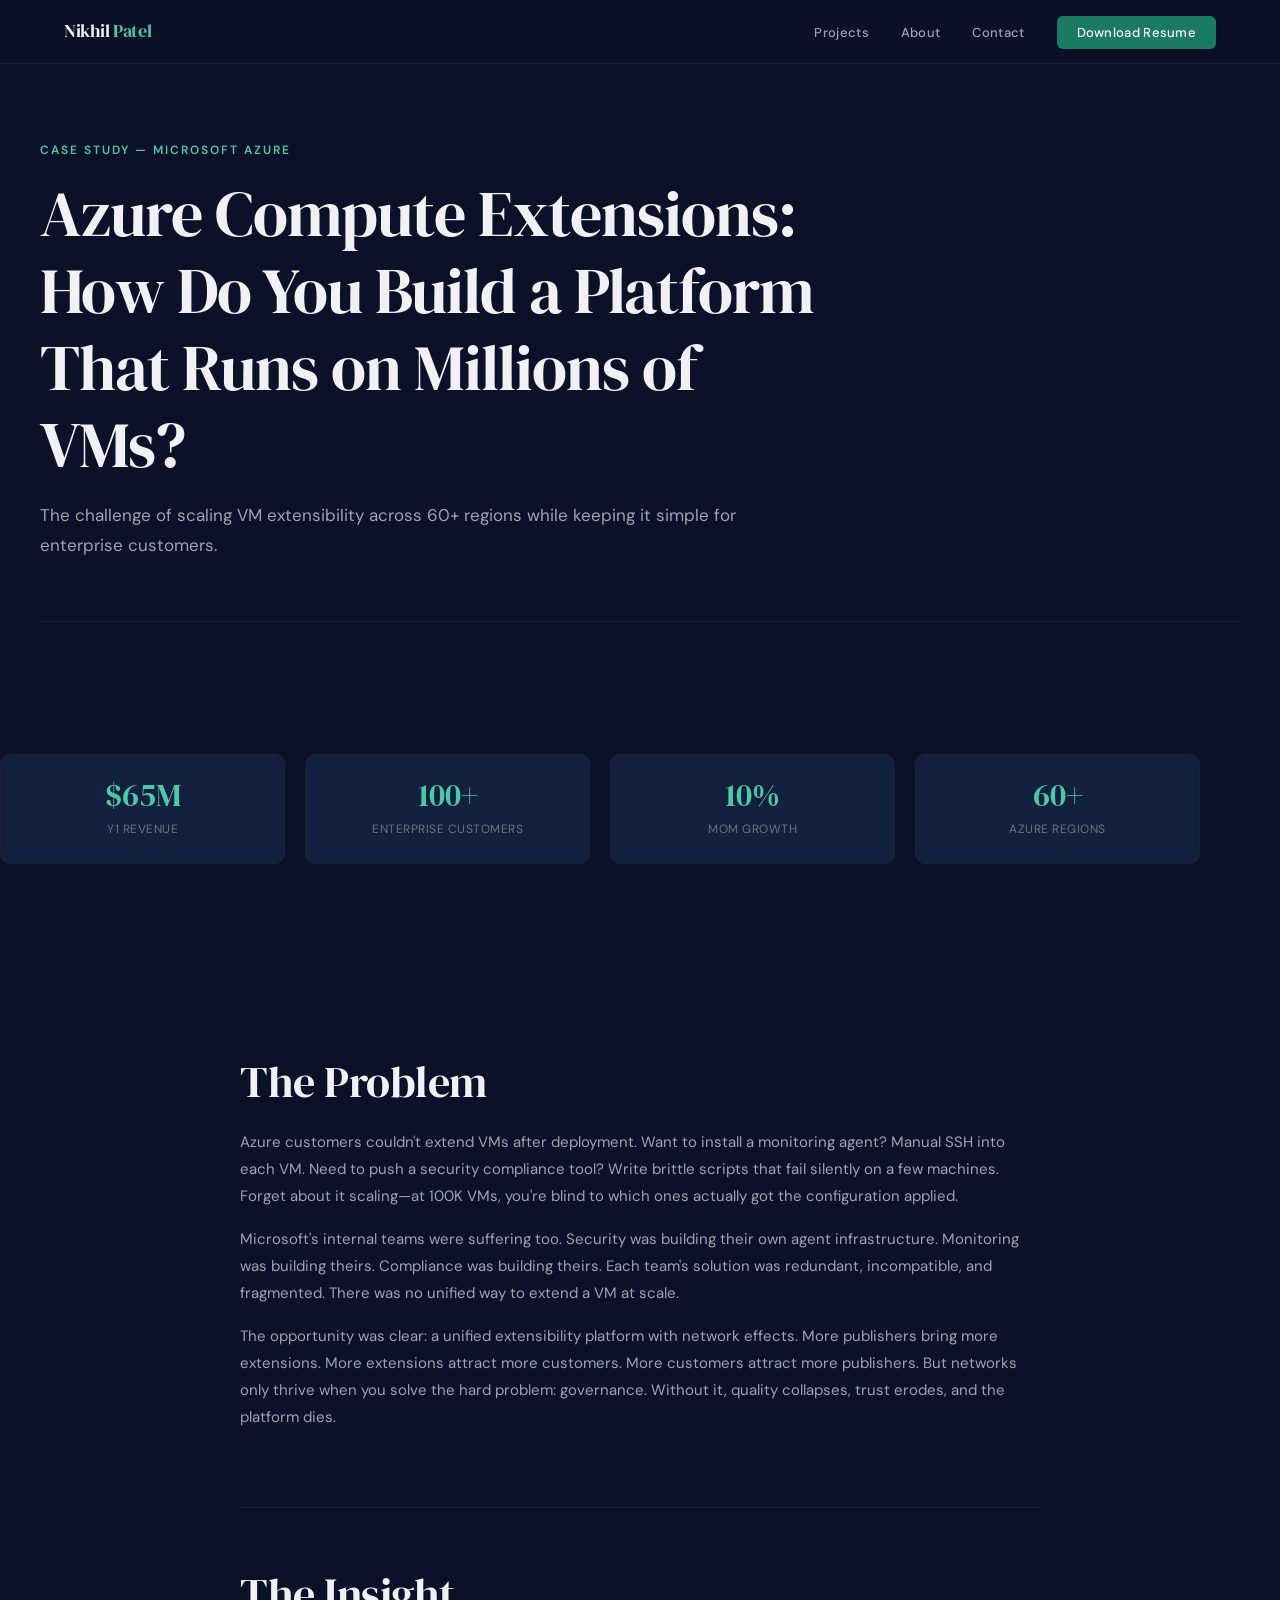
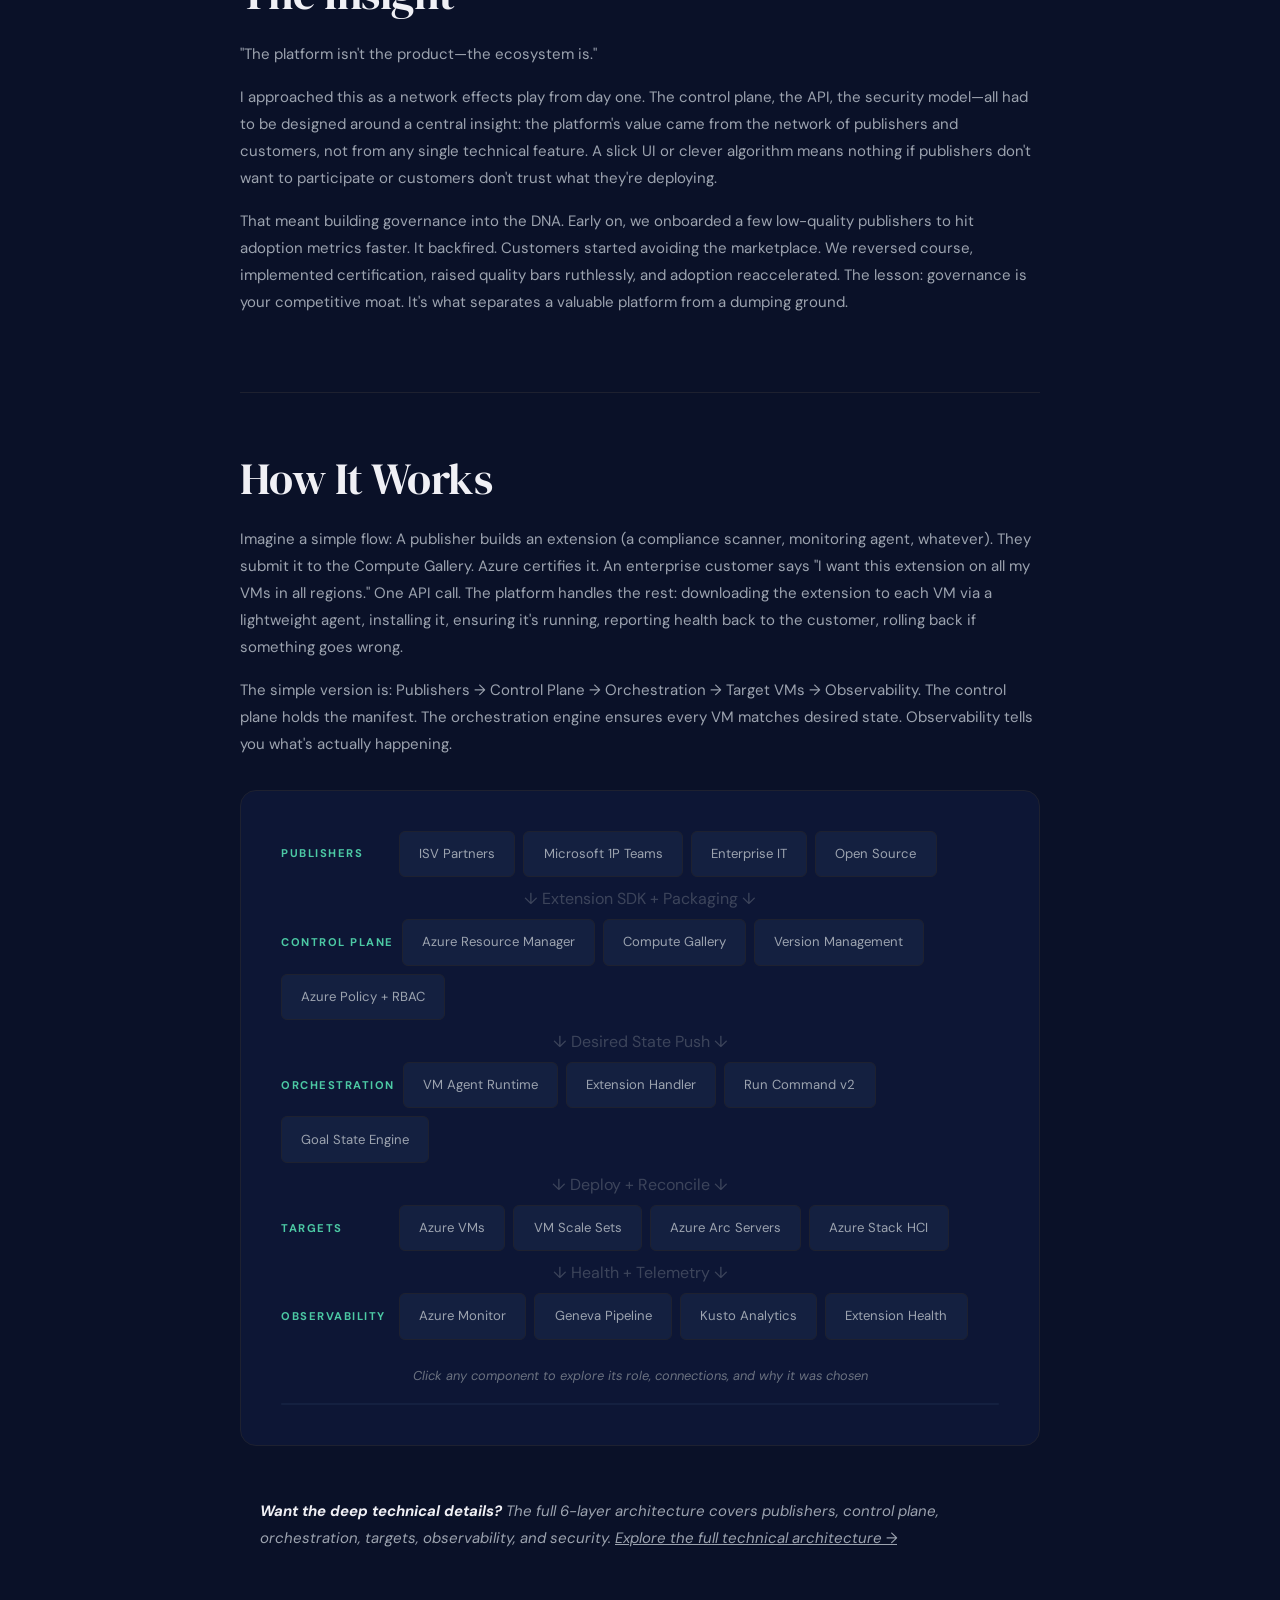
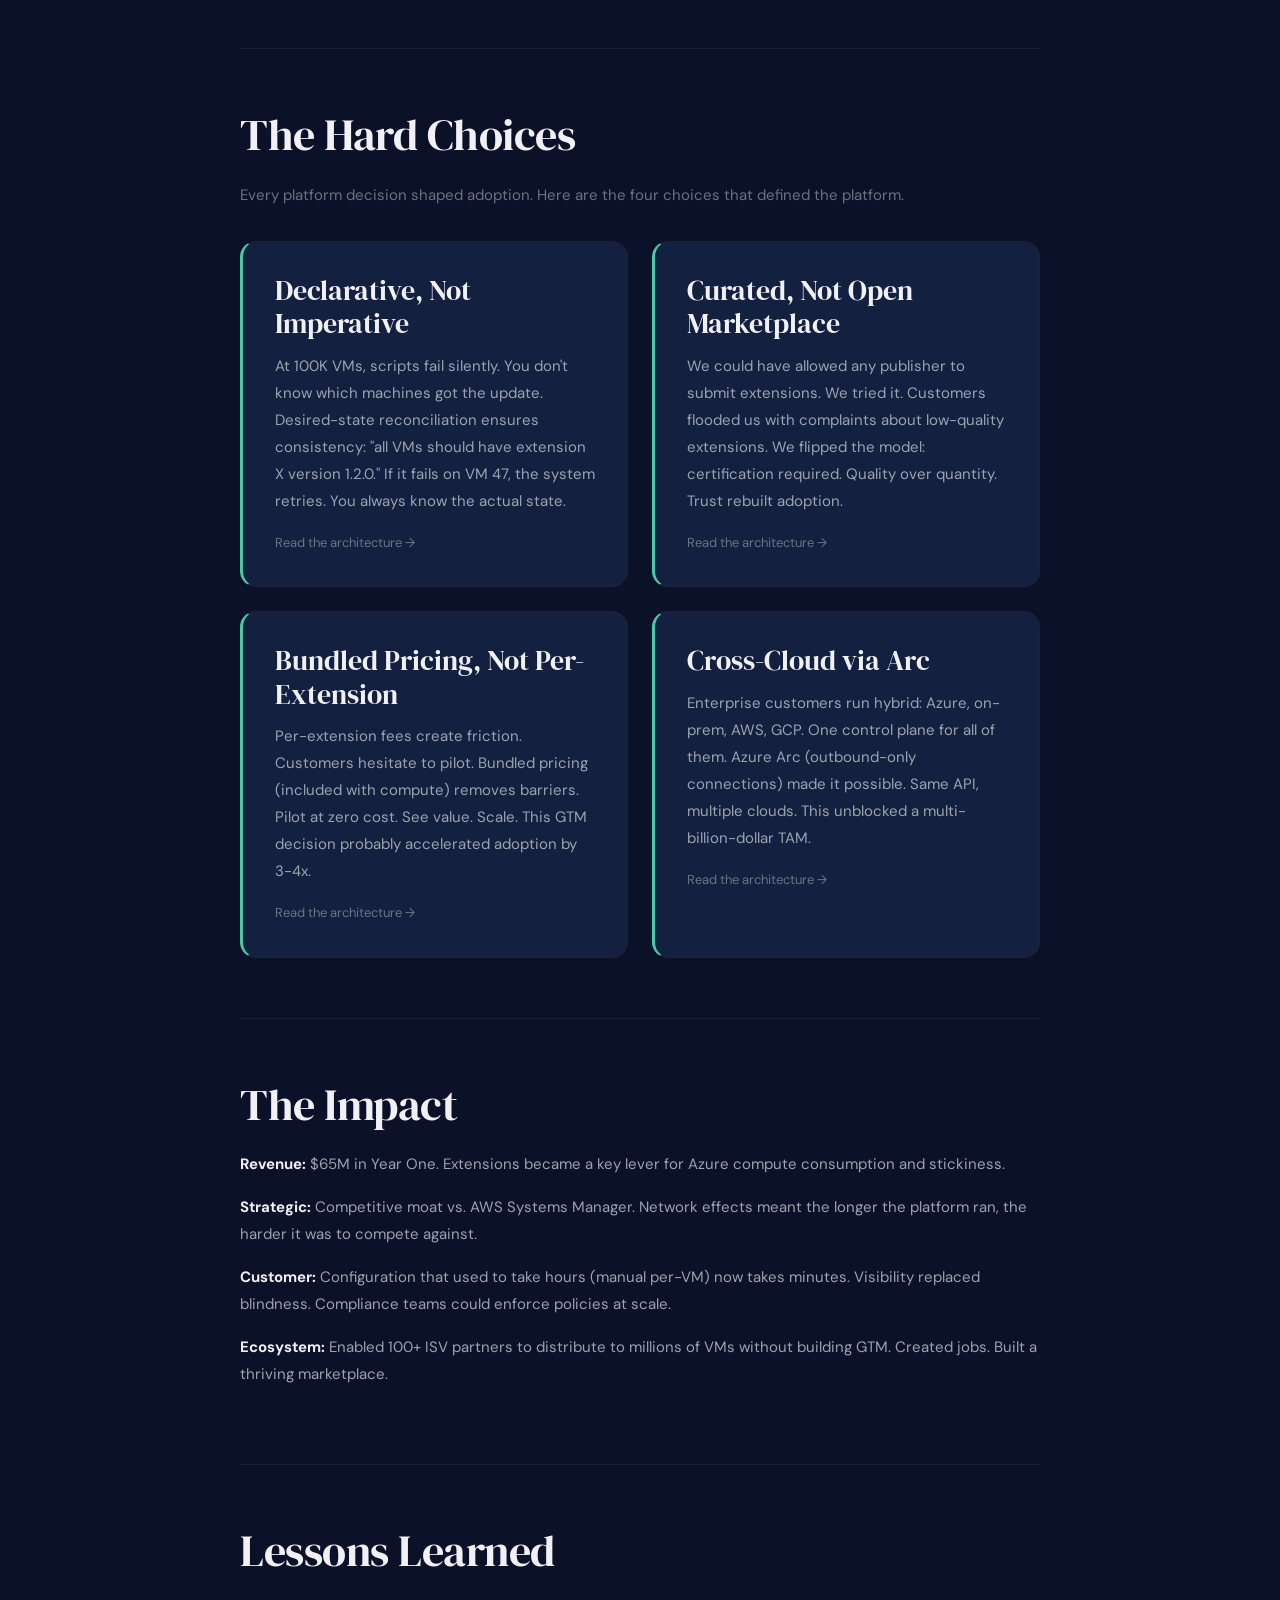
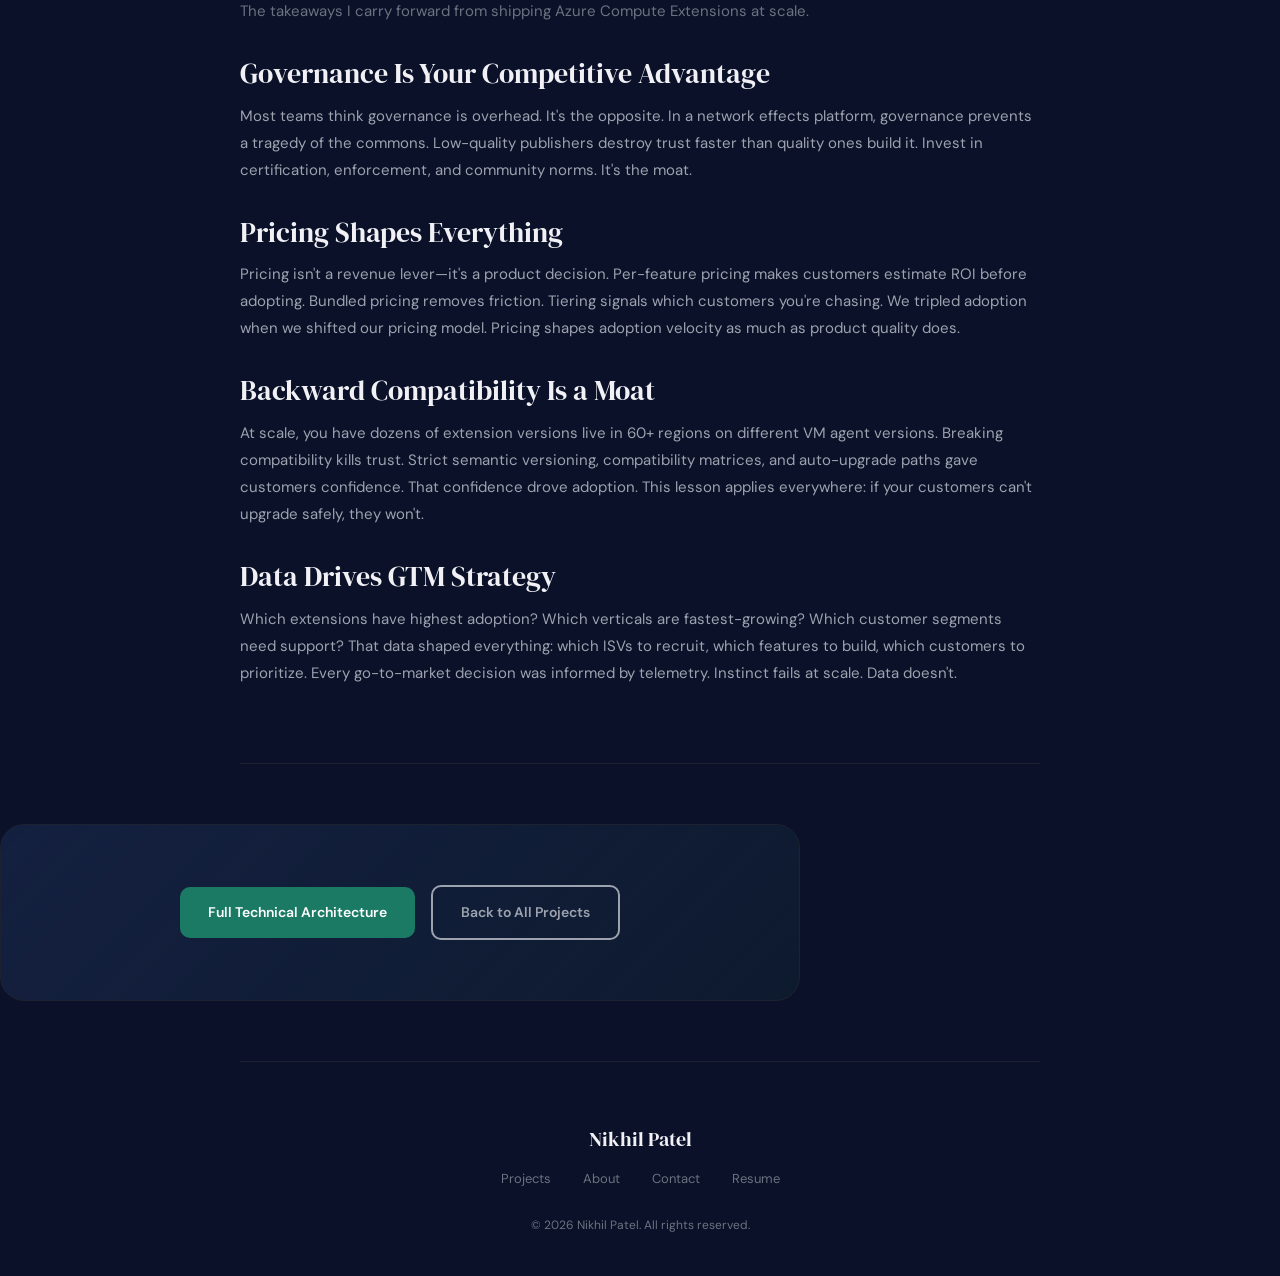
<file: project-azure.html>
<!DOCTYPE html>
<html lang="en">
<head>
    <meta charset="UTF-8">
    <meta name="viewport" content="width=device-width, initial-scale=1.0">
    <title>Azure Compute Extensions — Nikhil Patel</title>
    <link rel="stylesheet" href="styles.css">
    <link rel="preconnect" href="https://fonts.googleapis.com">
    <link rel="preconnect" href="https://fonts.gstatic.com" crossorigin>
    <link href="https://fonts.googleapis.com/css2?family=DM+Sans:wght@400;500;600&family=DM+Serif+Display:wght@400&display=swap" rel="stylesheet">
    <style>
        .interactive-arch {
            max-width: 900px;
            margin: 2rem auto;
            padding: 2.5rem;
            background: var(--bg-secondary);
            border-radius: 16px;
            border: 1px solid var(--border);
        }
        .arch-row { display: flex; align-items: center; gap: 0.5rem; margin-bottom: 0.5rem; flex-wrap: wrap; }
        .arch-row-label { font-size: 0.7rem; font-weight: 700; color: var(--accent); text-transform: uppercase; letter-spacing: 1.5px; min-width: 110px; flex-shrink: 0; }
        .arch-node { padding: 0.7rem 1.2rem; background: var(--bg-card); border: 1px solid var(--border); border-radius: 6px; font-size: 0.82rem; color: var(--text-secondary); cursor: pointer; transition: all 0.25s ease; user-select: none; }
        .arch-node:hover { border-color: var(--accent); color: var(--text-primary); transform: translateY(-2px); box-shadow: 0 4px 15px rgba(76,201,164,0.15); }
        .arch-node.active { border-color: var(--accent); color: var(--accent); background: rgba(76,201,164,0.08); box-shadow: 0 0 20px rgba(76,201,164,0.2); }
        .arch-flow { text-align: center; color: var(--text-muted); font-size: 1rem; margin: 0.4rem 0; opacity: 0.5; }
        .arch-hint { text-align: center; font-size: 0.8rem; color: var(--text-muted); margin-top: 1.5rem; font-style: italic; }
        .detail-panel { max-height: 0; overflow: hidden; transition: max-height 0.4s ease, padding 0.4s ease, margin 0.4s ease; background: var(--bg-card); border: 1px solid transparent; border-radius: 8px; margin-top: 0; }
        .detail-panel.open { max-height: 800px; padding: 2rem; margin-top: 1.5rem; border-color: var(--accent); }
        .detail-header { display: flex; justify-content: space-between; align-items: center; margin-bottom: 1.5rem; }
        .detail-title { font-family: 'DM Serif Display', serif; font-size: 1.4rem; color: var(--accent); }
        .detail-close { width: 32px; height: 32px; border-radius: 50%; border: 1px solid var(--border); background: var(--bg-secondary); color: var(--text-secondary); font-size: 1.2rem; cursor: pointer; display: flex; align-items: center; justify-content: center; transition: all 0.2s; }
        .detail-close:hover { border-color: var(--accent); color: var(--accent); }
        .detail-grid { display: grid; grid-template-columns: 1fr 1fr; gap: 1.5rem; }
        .detail-item { padding: 1rem; background: var(--bg-secondary); border-radius: 6px; border: 1px solid var(--border); }
        .detail-item-label { font-size: 0.7rem; font-weight: 700; color: var(--accent); text-transform: uppercase; letter-spacing: 1px; margin-bottom: 0.5rem; }
        .detail-item p { font-size: 0.9rem; color: var(--text-secondary); line-height: 1.7; margin: 0; }
        @media (max-width: 768px) { .detail-grid { grid-template-columns: 1fr; } .arch-row { flex-direction: column; align-items: flex-start; } .arch-row-label { min-width: auto; margin-bottom: 0.5rem; } }
    </style>
</head>
<body>

<!-- ============================================
     NAVIGATION
     ============================================ -->
<nav class="nav">
    <a href="index.html" class="nav-name">Nikhil <span>Patel</span></a>
    <button class="nav-hamburger" id="hamburgerBtn">
        <span></span>
        <span></span>
        <span></span>
    </button>
    <ul class="nav-links" id="navLinks">
        <li><a href="index.html#projects">Projects</a></li>
        <li><a href="about.html">About</a></li>
        <li><a href="contact.html">Contact</a></li>
        <li><a href="Nikhil_Resume.pdf" class="nav-cta">Download Resume</a></li>
    </ul>
</nav>

<!-- ============================================
     PAGE HEADER
     ============================================ -->
<header class="page-header container">
    <div class="page-header-eyebrow">CASE STUDY — MICROSOFT AZURE</div>
    <h1>Azure Compute Extensions: How Do You Build a Platform That Runs on Millions of VMs?</h1>
    <p class="page-header-desc">
        The challenge of scaling VM extensibility across 60+ regions while keeping it simple for enterprise customers.
    </p>
</header>

<!-- ============================================
     METRICS GRID
     ============================================ -->
<section class="section container metrics-grid">
    <div class="metric-card">
        <div class="metric-value">$65M</div>
        <div class="metric-label">Y1 Revenue</div>
    </div>
    <div class="metric-card">
        <div class="metric-value">100+</div>
        <div class="metric-label">Enterprise Customers</div>
    </div>
    <div class="metric-card">
        <div class="metric-value">10%</div>
        <div class="metric-label">MoM Growth</div>
    </div>
    <div class="metric-card">
        <div class="metric-value">60+</div>
        <div class="metric-label">Azure Regions</div>
    </div>
</section>

<!-- ============================================
     THE PROBLEM
     ============================================ -->
<section class="content-section container-narrow">
    <h2>The Problem</h2>
    <p>
        Azure customers couldn't extend VMs after deployment. Want to install a monitoring agent? Manual SSH into each VM. Need to push a security compliance tool? Write brittle scripts that fail silently on a few machines. Forget about it scaling—at 100K VMs, you're blind to which ones actually got the configuration applied.
    </p>
    <p>
        Microsoft's internal teams were suffering too. Security was building their own agent infrastructure. Monitoring was building theirs. Compliance was building theirs. Each team's solution was redundant, incompatible, and fragmented. There was no unified way to extend a VM at scale.
    </p>
    <p>
        The opportunity was clear: a unified extensibility platform with network effects. More publishers bring more extensions. More extensions attract more customers. More customers attract more publishers. But networks only thrive when you solve the hard problem: governance. Without it, quality collapses, trust erodes, and the platform dies.
    </p>
</section>

<!-- ============================================
     THE INSIGHT
     ============================================ -->
<section class="content-section container-narrow">
    <h2>The Insight</h2>
    <p>
        "The platform isn't the product—the ecosystem is."
    </p>
    <p>
        I approached this as a network effects play from day one. The control plane, the API, the security model—all had to be designed around a central insight: the platform's value came from the network of publishers and customers, not from any single technical feature. A slick UI or clever algorithm means nothing if publishers don't want to participate or customers don't trust what they're deploying.
    </p>
    <p>
        That meant building governance into the DNA. Early on, we onboarded a few low-quality publishers to hit adoption metrics faster. It backfired. Customers started avoiding the marketplace. We reversed course, implemented certification, raised quality bars ruthlessly, and adoption reaccelerated. The lesson: governance is your competitive moat. It's what separates a valuable platform from a dumping ground.
    </p>
</section>

<!-- ============================================
     HOW IT WORKS
     ============================================ -->
<section class="content-section container-narrow">
    <h2>How It Works</h2>
    <p>
        Imagine a simple flow: A publisher builds an extension (a compliance scanner, monitoring agent, whatever). They submit it to the Compute Gallery. Azure certifies it. An enterprise customer says "I want this extension on all my VMs in all regions." One API call. The platform handles the rest: downloading the extension to each VM via a lightweight agent, installing it, ensuring it's running, reporting health back to the customer, rolling back if something goes wrong.
    </p>
    <p>
        The simple version is: Publishers → Control Plane → Orchestration → Target VMs → Observability. The control plane holds the manifest. The orchestration engine ensures every VM matches desired state. Observability tells you what's actually happening.
    </p>

    <div class="interactive-arch" id="archDiagram">
        <div class="arch-row">
            <div class="arch-row-label">Publishers</div>
            <div class="arch-node" data-id="isv">ISV Partners</div>
            <div class="arch-node" data-id="firstparty">Microsoft 1P Teams</div>
            <div class="arch-node" data-id="enterprise-it">Enterprise IT</div>
            <div class="arch-node" data-id="oss">Open Source</div>
        </div>
        <div class="arch-flow">↓ Extension SDK + Packaging ↓</div>
        <div class="arch-row">
            <div class="arch-row-label">Control Plane</div>
            <div class="arch-node" data-id="arm">Azure Resource Manager</div>
            <div class="arch-node" data-id="gallery">Compute Gallery</div>
            <div class="arch-node" data-id="versioning">Version Management</div>
            <div class="arch-node" data-id="policy">Azure Policy + RBAC</div>
        </div>
        <div class="arch-flow">↓ Desired State Push ↓</div>
        <div class="arch-row">
            <div class="arch-row-label">Orchestration</div>
            <div class="arch-node" data-id="vm-agent">VM Agent Runtime</div>
            <div class="arch-node" data-id="handler">Extension Handler</div>
            <div class="arch-node" data-id="run-command">Run Command v2</div>
            <div class="arch-node" data-id="goal-state">Goal State Engine</div>
        </div>
        <div class="arch-flow">↓ Deploy + Reconcile ↓</div>
        <div class="arch-row">
            <div class="arch-row-label">Targets</div>
            <div class="arch-node" data-id="vms">Azure VMs</div>
            <div class="arch-node" data-id="vmss">VM Scale Sets</div>
            <div class="arch-node" data-id="arc">Azure Arc Servers</div>
            <div class="arch-node" data-id="stack-hci">Azure Stack HCI</div>
        </div>
        <div class="arch-flow">↓ Health + Telemetry ↓</div>
        <div class="arch-row">
            <div class="arch-row-label">Observability</div>
            <div class="arch-node" data-id="monitor">Azure Monitor</div>
            <div class="arch-node" data-id="geneva">Geneva Pipeline</div>
            <div class="arch-node" data-id="kusto">Kusto Analytics</div>
            <div class="arch-node" data-id="health">Extension Health</div>
        </div>
        <p class="arch-hint">Click any component to explore its role, connections, and why it was chosen</p>
        <div class="detail-panel" id="detailPanel">
            <div class="detail-header">
                <div class="detail-title" id="detailTitle"></div>
                <button class="detail-close" id="detailClose">&times;</button>
            </div>
            <div class="detail-grid" id="detailGrid"></div>
        </div>
    </div>

    <p style="margin-top: 32px; padding: 20px; background: var(--bg-light); border-left: 4px solid var(--accent-primary); font-style: italic;">
        <strong>Want the deep technical details?</strong> The full 6-layer architecture covers publishers, control plane, orchestration, targets, observability, and security. <a href="project-azure-deep-dive.html" style="text-decoration: underline; color: var(--accent-primary);">Explore the full technical architecture →</a>
    </p>
</section>

<!-- ============================================
     THE HARD CHOICES
     ============================================ -->
<section class="content-section container-narrow">
    <h2>The Hard Choices</h2>
    <p style="margin-bottom: 32px; color: var(--text-muted);">
        Every platform decision shaped adoption. Here are the four choices that defined the platform.
    </p>

    <div style="display: grid; grid-template-columns: repeat(auto-fit, minmax(280px, 1fr)); gap: 24px; margin-top: 32px;">
        <div class="card card-accent">
            <h3 style="margin-top: 0; color: var(--accent-primary);">Declarative, Not Imperative</h3>
            <p>
                At 100K VMs, scripts fail silently. You don't know which machines got the update. Desired-state reconciliation ensures consistency: "all VMs should have extension X version 1.2.0." If it fails on VM 47, the system retries. You always know the actual state.
            </p>
            <p style="font-size: 13px; color: var(--text-muted); margin-bottom: 0;">
                <a href="project-azure-deep-dive.html" style="color: var(--accent-primary); text-decoration: none;">Read the architecture →</a>
            </p>
        </div>

        <div class="card card-accent">
            <h3 style="margin-top: 0; color: var(--accent-primary);">Curated, Not Open Marketplace</h3>
            <p>
                We could have allowed any publisher to submit extensions. We tried it. Customers flooded us with complaints about low-quality extensions. We flipped the model: certification required. Quality over quantity. Trust rebuilt adoption.
            </p>
            <p style="font-size: 13px; color: var(--text-muted); margin-bottom: 0;">
                <a href="project-azure-deep-dive.html" style="color: var(--accent-primary); text-decoration: none;">Read the architecture →</a>
            </p>
        </div>

        <div class="card card-accent">
            <h3 style="margin-top: 0; color: var(--accent-primary);">Bundled Pricing, Not Per-Extension</h3>
            <p>
                Per-extension fees create friction. Customers hesitate to pilot. Bundled pricing (included with compute) removes barriers. Pilot at zero cost. See value. Scale. This GTM decision probably accelerated adoption by 3-4x.
            </p>
            <p style="font-size: 13px; color: var(--text-muted); margin-bottom: 0;">
                <a href="project-azure-deep-dive.html" style="color: var(--accent-primary); text-decoration: none;">Read the architecture →</a>
            </p>
        </div>

        <div class="card card-accent">
            <h3 style="margin-top: 0; color: var(--accent-primary);">Cross-Cloud via Arc</h3>
            <p>
                Enterprise customers run hybrid: Azure, on-prem, AWS, GCP. One control plane for all of them. Azure Arc (outbound-only connections) made it possible. Same API, multiple clouds. This unblocked a multi-billion-dollar TAM.
            </p>
            <p style="font-size: 13px; color: var(--text-muted); margin-bottom: 0;">
                <a href="project-azure-deep-dive.html" style="color: var(--accent-primary); text-decoration: none;">Read the architecture →</a>
            </p>
        </div>
    </div>
</section>

<!-- ============================================
     IMPACT
     ============================================ -->
<section class="content-section container-narrow">
    <h2>The Impact</h2>
    <p>
        <strong>Revenue:</strong> $65M in Year One. Extensions became a key lever for Azure compute consumption and stickiness.
    </p>
    <p>
        <strong>Strategic:</strong> Competitive moat vs. AWS Systems Manager. Network effects meant the longer the platform ran, the harder it was to compete against.
    </p>
    <p>
        <strong>Customer:</strong> Configuration that used to take hours (manual per-VM) now takes minutes. Visibility replaced blindness. Compliance teams could enforce policies at scale.
    </p>
    <p>
        <strong>Ecosystem:</strong> Enabled 100+ ISV partners to distribute to millions of VMs without building GTM. Created jobs. Built a thriving marketplace.
    </p>
</section>

<!-- ============================================
     LESSONS LEARNED
     ============================================ -->
<section class="content-section container-narrow">
    <h2>Lessons Learned</h2>
    <p style="margin-bottom: 32px; color: var(--text-muted); font-size: 15px;">
        The takeaways I carry forward from shipping Azure Compute Extensions at scale.
    </p>

    <div style="margin-top: 32px;">
        <h3>Governance Is Your Competitive Advantage</h3>
        <p>
            Most teams think governance is overhead. It's the opposite. In a network effects platform, governance prevents a tragedy of the commons. Low-quality publishers destroy trust faster than quality ones build it. Invest in certification, enforcement, and community norms. It's the moat.
        </p>
    </div>

    <div style="margin-top: 32px;">
        <h3>Pricing Shapes Everything</h3>
        <p>
            Pricing isn't a revenue lever—it's a product decision. Per-feature pricing makes customers estimate ROI before adopting. Bundled pricing removes friction. Tiering signals which customers you're chasing. We tripled adoption when we shifted our pricing model. Pricing shapes adoption velocity as much as product quality does.
        </p>
    </div>

    <div style="margin-top: 32px;">
        <h3>Backward Compatibility Is a Moat</h3>
        <p>
            At scale, you have dozens of extension versions live in 60+ regions on different VM agent versions. Breaking compatibility kills trust. Strict semantic versioning, compatibility matrices, and auto-upgrade paths gave customers confidence. That confidence drove adoption. This lesson applies everywhere: if your customers can't upgrade safely, they won't.
        </p>
    </div>

    <div style="margin-top: 32px;">
        <h3>Data Drives GTM Strategy</h3>
        <p>
            Which extensions have highest adoption? Which verticals are fastest-growing? Which customer segments need support? That data shaped everything: which ISVs to recruit, which features to build, which customers to prioritize. Every go-to-market decision was informed by telemetry. Instinct fails at scale. Data doesn't.
        </p>
    </div>
</section>

<!-- ============================================
     CTA BANNER
     ============================================ -->
<section class="cta-banner container-narrow">
    <div style="display: flex; gap: 16px; flex-wrap: wrap; justify-content: center; align-items: center;">
        <a href="project-azure-deep-dive.html" class="btn btn-primary">Full Technical Architecture</a>
        <a href="index.html#projects" class="btn" style="background: transparent; border: 2px solid var(--text-secondary); color: var(--text-secondary);">Back to All Projects</a>
    </div>
</section>

<!-- ============================================
     FOOTER
     ============================================ -->
<footer class="footer container-narrow">
    <div class="footer-name">Nikhil Patel</div>
    <nav class="footer-links">
        <a href="index.html#projects">Projects</a>
        <a href="about.html">About</a>
        <a href="contact.html">Contact</a>
        <a href="Nikhil_Resume.pdf">Resume</a>
    </nav>
    <p class="footer-copy">© 2026 Nikhil Patel. All rights reserved.</p>
</footer>

<!-- ============================================
     SCRIPTS
     ============================================ -->
<script>
const componentData = {
    'isv': { title: 'ISV Partners', whatItIs: 'Independent Software Vendors who build and publish extensions for Azure customers. Examples: Datadog (monitoring), CrowdStrike (security), Chef (configuration management).', howItOperates: 'ISVs package extensions using the Extension SDK (C#/.NET, Go, or Python). Package includes manifest.json, handler scripts (install, enable, disable, uninstall lifecycle hooks), and the extension binary. Submitted to Compute Gallery for certification.', connections: 'Publishes to Compute Gallery via Publishing API. Extensions distributed to VMs via VM Agent. Revenue share model through Azure Marketplace. ISV onboarding program: 6-8 weeks from zero to production.', whyChosen: 'ISV ecosystem creates network effects. Every new ISV extension makes the platform more valuable for customers. We built a curated marketplace (not open) because enterprise trust requires quality certification.' },
    'firstparty': { title: 'Microsoft First-Party Teams', whatItIs: 'Internal Microsoft teams that build extensions: Azure Monitor agent, Microsoft Defender for Cloud, Azure Automation, Windows Admin Center. These were the platform\'s first customers.', howItOperates: 'Use the same SDK and publishing pipeline as external ISVs. No special privileges — dogfooding ensures the platform works for everyone. 1P extensions go through the same certification, testing, and rollout process.', connections: 'Publishes to Compute Gallery. Uses the same VM Agent channel. Benefits from shared infrastructure (monitoring, health reporting, rollback). Reduced duplication — before the platform, each team maintained its own agent infrastructure.', whyChosen: '1P teams were building redundant agent infrastructure. Consolidation onto one platform saved engineering resources and gave customers one management experience instead of five different agent installation methods.' },
    'enterprise-it': { title: 'Enterprise IT Teams', whatItIs: 'Large enterprise customers who build custom, private extensions for their own internal use — compliance scanners, configuration enforcers, custom monitoring agents specific to their environment.', howItOperates: 'Use the same Extension SDK but publish to a private Compute Gallery (not public marketplace). Extensions visible only within their tenant. Enables enterprise-specific automation without exposing proprietary tools to the public.', connections: 'Publishes to private Compute Gallery. Deployed to their own VMs/VMSS via ARM templates or Azure Policy. Can be mandated across all VMs using Azure Policy ("all VMs must have our compliance scanner").', whyChosen: 'Private Gallery enables enterprises to use the platform infrastructure without sharing IP. This drove enterprise stickiness — once they build custom extensions, switching to AWS Systems Manager means rebuilding everything.' },
    'oss': { title: 'Open Source Community', whatItIs: 'Open-source extension publishers contributing community-maintained extensions. Examples: custom Linux configuration tools, Prometheus exporters, open-source security scanners.', howItOperates: 'Same SDK, same publishing pipeline. Community extensions go through automated testing + manual review for security. Lower certification bar than ISV (no SLA requirements) but still quality-gated.', connections: 'Publishes to public Compute Gallery. Community maintains and updates. Azure provides the distribution infrastructure. Attracts developers who later become ISV partners or bring their organizations to Azure.', whyChosen: 'Open source extensions expand the long tail of the marketplace. Enterprise customers often adopt OSS tools first, then upgrade to ISV equivalents. The community also identifies gaps in the platform that guide our roadmap.' },
    'arm': { title: 'Azure Resource Manager (ARM)', whatItIs: 'Azure\'s central control plane for all resource operations. Extensions are registered as ARM resource types, making them first-class Azure citizens managed through the same APIs, templates, and policies as VMs themselves.', howItOperates: 'Extension CRUD operations (PUT/GET/DELETE) go through ARM REST API. ARM validates RBAC permissions, applies Azure Policy, and routes to the Extension Resource Provider (RP). Infrastructure-as-Code support via ARM templates, Terraform, and Bicep.', connections: 'Receives requests from Azure Portal, CLI, PowerShell, Terraform. Routes to Extension RP for processing. Policy engine evaluates compliance rules. Audit logs every operation to Activity Log. Integrates with Azure Lighthouse for cross-tenant management.', whyChosen: 'ARM integration means extensions work with every Azure management tool automatically — Portal, CLI, PowerShell, Terraform, Policy, Lighthouse. Building outside ARM would mean building all these integrations from scratch.' },
    'gallery': { title: 'Compute Gallery', whatItIs: 'Central repository for extension packages, VM images, and application packages. Think of it as an enterprise app store for VM software — with versioning, replication, and access control.', howItOperates: 'Stores extension packages in Azure Blob Storage, replicated across Azure regions via CDN. Semantic versioning (major.minor.patch). Access control: public gallery for marketplace, private galleries per tenant for enterprise. Certification pipeline validates packages before listing.', connections: 'Receives packages from publishers (ISV, 1P, Enterprise, OSS). Distributes to VM Agents worldwide via CDN. Integrated with Azure Marketplace for discovery. Azure Policy can mandate gallery versions across all VMs in a subscription.', whyChosen: 'Centralized gallery with CDN distribution solves the "how do you get software to millions of VMs across 60+ regions" problem. Pull-based distribution (VM Agent pulls package) is more reliable than push — the VM controls timing and retries on failure.' },
    'versioning': { title: 'Semantic Version Management', whatItIs: 'Strict semantic versioning system (major.minor.patch) with a compatibility matrix mapping extension versions to VM Agent versions. Ensures customers can confidently auto-upgrade.', howItOperates: 'Major version bump triggers extended validation (new test suites, canary rollout). Minor version = new features, backward compatible. Patch = bug fixes. Compatibility matrix published as API endpoint. Auto-upgrade policies configurable per customer (latest minor, pin major, etc.).', connections: 'Compute Gallery stores all versions. VM Agent checks compatibility before install. Azure Policy can enforce minimum versions. Telemetry tracks version distribution across fleet to identify fragmentation.', whyChosen: 'Backward compatibility is a competitive moat. Dozens of extension versions in the wild, 50+ regions, different VM Agent versions. Without strict versioning, customers lose confidence in upgrades. That confidence drives adoption of new extensions.' },
    'policy': { title: 'Azure Policy + RBAC Integration', whatItIs: 'Governance layer that lets enterprises enforce extension requirements across their entire Azure estate. "All VMs must have antimalware extension" is a policy, not a manual checklist.', howItOperates: 'Azure Policy evaluates VM compliance: does this VM have the required extensions at the required versions? Non-compliant VMs are flagged (audit mode) or auto-remediated (enforce mode). RBAC controls who can install/remove extensions. Managed Identity provides secure auth for extensions.', connections: 'Evaluates against ARM resource state. Remediation tasks trigger extension installation via VM Agent. Compliance reports feed into Azure Security Center. Audit logs to Activity Log for SOC/compliance teams.', whyChosen: 'Enterprise customers manage 100K+ VMs. Manual extension management is impossible. Policy-driven governance turns extension management from an ops task into a compliance-as-code practice. This was the #1 feature request from enterprise customers.' },
    'vm-agent': { title: 'VM Agent Runtime', whatItIs: 'Lightweight daemon running on every Azure VM (WaAgent on Linux, WindowsAzureGuestAgent on Windows). The "hands" of the platform — it\'s what actually installs, runs, and monitors extensions on each machine.', howItOperates: 'Auto-installed during VM provisioning. Memory footprint < 50MB. Auto-updating with staged rollout. Crash-resilient with watchdog process. Polls control plane for desired state every 5 minutes. Reports extension health (heartbeat) back to monitoring.', connections: 'Receives desired state from Goal State Engine. Downloads extension packages from Compute Gallery (CDN). Manages extension lifecycle (install/enable/disable/uninstall). Reports health to Azure Monitor and Geneva pipeline.', whyChosen: 'Single lightweight agent vs. per-extension agents. Every extension shares the VM Agent channel — customers install one agent, get unlimited extensions. Why not containerized? Must work on Windows Server 2012 through latest Linux. Smallest common denominator = process-level agent.' },
    'handler': { title: 'Extension Handler Framework', whatItIs: 'The protocol layer between VM Agent and individual extensions. Manages the lifecycle of each extension: download, install, enable, configure, health check, update, disable, uninstall.', howItOperates: 'JSON-based handshake: VM Agent writes configuration to extension\'s settings directory. Extension writes status to status directory (file-based IPC). Handler monitors extension process health. Timeout enforcement — if install exceeds 15 minutes, marked as failed.', connections: 'VM Agent invokes handler for lifecycle operations. Extension reads config from handler, writes status back. Handler reports to VM Agent, which reports to control plane. Dead extension processes are restarted by watchdog.', whyChosen: 'File-based IPC over named pipes/sockets because it\'s the simplest mechanism that works across every OS version. Windows Server 2012, RHEL 7, Ubuntu 16.04 — files work everywhere. No network listener needed, reducing attack surface.' },
    'run-command': { title: 'Run Command v2', whatItIs: 'Execute scripts on VMs without SSH or RDP access. The "break glass" capability for ops teams. Supports PowerShell, Bash, and Python scripts run within the VM Agent context.', howItOperates: 'Customer sends script via ARM API. ARM routes to VM Agent. Agent executes in an isolated context. Supports long-running operations with async polling (status check every 30s). Output captured and returned via ARM. Timeout: configurable up to 90 minutes.', connections: 'Invoked via ARM API (Portal, CLI, PowerShell, Terraform). Executed by VM Agent. Output returned to caller via ARM. Audit logged. Integrates with Azure Automation for scheduled script execution.', whyChosen: 'Run Command v2 solves the "I need to fix something on a VM but don\'t have SSH access" problem. Essential for locked-down enterprise environments with no inbound network access. Outbound-only communication via VM Agent channel.' },
    'goal-state': { title: 'Goal State Engine', whatItIs: 'The reconciliation loop that ensures every VM matches its desired state. Inspired by Kubernetes\' controller pattern: declare what you want, the engine makes it happen and keeps it that way.', howItOperates: 'ARM pushes desired state (which extensions, which versions, which config). VM Agent polls for latest goal state. Compares current state vs. desired state. Diffs trigger actions (install missing, update outdated, remove unexpected). Runs continuously — self-healing.', connections: 'Receives desired state from ARM/Extension RP. Compares against actual state on VM (reported by Handler). Triggers Handler actions for reconciliation. Reports convergence status to monitoring. Retry logic with exponential backoff for transient failures.', whyChosen: 'Declarative reconciliation over imperative commands because at scale (millions of VMs), you need eventual consistency. Imperative "install extension X on VM Y" fails silently. Declarative "all VMs should have extension X" self-heals. Directly inspired by Kubernetes reconciliation loops.' },
    'vms': { title: 'Azure Virtual Machines', whatItIs: 'Primary deployment target. Linux and Windows VMs of all sizes — from B1s (dev/test) to M-series (memory-intensive enterprise). Every Azure VM can run extensions via the pre-installed VM Agent.', howItOperates: 'VM Agent auto-installed during provisioning. Extensions deployed via ARM API. Health reported via heartbeat. Extensions survive VM restart (persistent installation). Support for custom images with pre-installed extensions.', connections: 'VM Agent communicates with control plane. Extensions pull packages from CDN. Health reports to Azure Monitor. Managed Identity provides auth tokens via IMDS (Instance Metadata Service at 169.254.169.254).', whyChosen: 'VMs are the foundation — millions running globally. Extension support on every VM creates the largest addressable surface for publishers. Universal agent installation means zero friction for extension adoption.' },
    'vmss': { title: 'VM Scale Sets (VMSS)', whatItIs: 'Auto-scaling groups of identical VMs. Extensions on VMSS must work at scale: rolling upgrades, health-aware deployment, and consistent configuration across hundreds of instances.', howItOperates: 'Extensions defined in VMSS model — every new instance automatically gets the extension. Rolling upgrade policy: upgrade 20% of instances at a time, health-gate between batches. If extension health degrades, rollback triggers automatically.', connections: 'VMSS orchestrator coordinates with VM Agent on each instance. Rolling upgrade integrates with load balancer health probes. Extension health feeds into VMSS health model. Auto-scale events trigger extension provisioning on new instances.', whyChosen: 'VMSS is the primary deployment model for enterprise workloads (web tiers, microservices). Extension support on VMSS was the #1 enterprise feature request — they needed consistent configuration across auto-scaling fleets.' },
    'arc': { title: 'Azure Arc-Enabled Servers', whatItIs: 'Extends Azure management to servers running anywhere — on-premises, AWS, GCP. The Arc agent connects non-Azure machines to the Azure control plane, enabling the same extension model across hybrid infrastructure.', howItOperates: 'Arc Connected Machine agent installed on non-Azure server. Agent initiates outbound HTTPS connection to Azure (no inbound ports needed). Once connected, server appears as an ARM resource. Same extension deployment API works — install Defender, monitoring, compliance tools on any server.', connections: 'Arc agent communicates with Azure control plane via outbound HTTPS. Extension packages pulled from CDN. Health reported to Azure Monitor. Same Policy, RBAC, and Gallery apply. Customer manages all servers (Azure + non-Azure) from one pane.', whyChosen: 'Enterprise runs hybrid — not everything is in Azure. Arc extends our platform reach to every server anywhere. Outbound-only connection works through corporate firewalls (no inbound rules needed). This expanded TAM by 3-4x beyond Azure-only VMs.' },
    'stack-hci': { title: 'Azure Stack HCI', whatItIs: 'Microsoft\'s hyperconverged infrastructure solution for on-premises Azure services. Extensions on Stack HCI bring cloud management to data center workloads.', howItOperates: 'Stack HCI runs Azure services on customer premises. VMs on Stack HCI have the same VM Agent. Extension deployment via the same ARM API. Enables customers to use Azure management tools for on-prem VMs without moving workloads to cloud.', connections: 'Connected to Azure control plane via Azure Arc. Same VM Agent, same extension handler, same Gallery. Customer manages both cloud and on-prem VMs with identical tools and policies.', whyChosen: 'Stack HCI targets enterprises that can\'t move all workloads to cloud (data gravity, latency, regulation). Extension support ensures they don\'t need separate management tools for cloud vs. on-prem — reducing operational complexity.' },
    'monitor': { title: 'Azure Monitor Integration', whatItIs: 'Native integration with Azure\'s monitoring platform. Extension health, installation status, and operational metrics flow into Azure Monitor for unified observability.', howItOperates: 'VM Agent reports extension status metrics to Azure Monitor agent. Custom metrics: installation time, health heartbeat, failure rate, version distribution. Alerts configurable: "notify me if any VM in subscription loses extension health." Dashboards in Azure Portal.', connections: 'Receives metrics from VM Agent on every VM. Feeds Azure Monitor Alerts. Data available in Log Analytics workspace for KQL queries. Integrated with Azure Workbooks for visualization. Action groups trigger automated remediation.', whyChosen: 'Azure Monitor over third-party because it\'s zero-configuration for customers. Extension metrics appear automatically in the same dashboard where they monitor VM performance. No additional agents, no separate login, no extra cost.' },
    'geneva': { title: 'Geneva Monitoring Pipeline', whatItIs: 'Microsoft\'s internal monitoring infrastructure (not customer-facing). Captures platform-level telemetry for the engineering team: API latency, error rates, regional health, deployment status.', howItOperates: 'Geneva agents on platform infrastructure collect metrics, logs, and traces. Data flows to Geneva hot storage for real-time alerting and Kusto for analytics. ICM (Incident Communication Manager) integration for automated incident creation when SLIs breach thresholds.', connections: 'Collects from all platform components: ARM RP, Gallery service, CDN, regional stamps. Feeds ICM for incident management. Kusto for deep analytics. Powers the internal engineering dashboard that monitors platform health 24/7.', whyChosen: 'Geneva is the Microsoft-standard internal monitoring — battle-tested across all Azure services. Using the same infrastructure means our on-call engineers use the same tools and alerting patterns as the rest of Azure. Consistency reduces incident response time.' },
    'kusto': { title: 'Kusto (Azure Data Explorer) Analytics', whatItIs: 'Time-series analytics engine for deep-dive analysis of platform data. Powers adoption analytics, failure pattern detection, customer impact scoring, and go-to-market decisions.', howItOperates: 'Ingests telemetry from Geneva pipeline. KQL (Kusto Query Language) for ad-hoc analysis. Pre-built dashboards: extension adoption by region, publisher growth, failure rate trends, customer deployment patterns. Data retention: 90 days hot, 2 years cold.', connections: 'Receives data from Geneva. Powers internal dashboards and reports. Feeds data to product management for roadmap decisions. Customer-facing metrics exposed through ARM API (extension health status).', whyChosen: 'Kusto handles billions of telemetry events. We needed to answer questions like "which extension has the highest failure rate in Southeast Asia?" across millions of VMs. Traditional SQL databases can\'t handle this query pattern at this volume.' },
    'health': { title: 'Extension Health Reporting', whatItIs: 'Standardized health reporting framework. Every extension reports its status (healthy, warning, error) via a consistent protocol, enabling unified health dashboards for customers.', howItOperates: 'Extensions write health status to status file every 5 minutes (heartbeat). VM Agent collects and reports to control plane. Health model: Healthy (running normally), Warning (degraded but functional), Error (failed), Unknown (no heartbeat for 15+ minutes). Aggregated at subscription and resource group level.', connections: 'Extension writes status → VM Agent collects → Control plane aggregates → Azure Monitor displays → Alerts trigger → Remediation executes. Full closed-loop health management.', whyChosen: 'Standardized health reporting enables portfolio-level visibility. Before the platform, each extension had its own health model. Customers had to check 5 different dashboards. Now: one health view for all extensions on all VMs.' }
};

document.addEventListener('DOMContentLoaded', function() {
    const hamburgerBtn = document.getElementById('hamburgerBtn');
    const navLinks = document.getElementById('navLinks');

    if (hamburgerBtn && navLinks) {
        hamburgerBtn.addEventListener('click', function() {
            navLinks.classList.toggle('active');

            // Animate hamburger
            const spans = hamburgerBtn.querySelectorAll('span');
            if (navLinks.classList.contains('active')) {
                spans[0].style.transform = 'rotate(45deg) translate(8px, 8px)';
                spans[1].style.opacity = '0';
                spans[2].style.transform = 'rotate(-45deg) translate(7px, -7px)';
            } else {
                spans[0].style.transform = 'none';
                spans[1].style.opacity = '1';
                spans[2].style.transform = 'none';
            }
        });

        // Close menu on link click
        const links = navLinks.querySelectorAll('a');
        links.forEach(link => {
            link.addEventListener('click', function() {
                navLinks.classList.remove('active');
                const spans = hamburgerBtn.querySelectorAll('span');
                spans[0].style.transform = 'none';
                spans[1].style.opacity = '1';
                spans[2].style.transform = 'none';
            });
        });
    }

    // Interactive architecture diagram handler
    const archNodes = document.querySelectorAll('.arch-node');
    const detailPanel = document.getElementById('detailPanel');
    const detailTitle = document.getElementById('detailTitle');
    const detailGrid = document.getElementById('detailGrid');
    const detailClose = document.getElementById('detailClose');

    archNodes.forEach(node => {
        node.addEventListener('click', function() {
            const componentId = this.getAttribute('data-id');
            const data = componentData[componentId];

            if (data) {
                // Update active state
                archNodes.forEach(n => n.classList.remove('active'));
                this.classList.add('active');

                // Populate detail panel
                detailTitle.textContent = data.title;
                detailGrid.innerHTML = `
                    <div class="detail-item">
                        <div class="detail-item-label">What It Is</div>
                        <p>${data.whatItIs}</p>
                    </div>
                    <div class="detail-item">
                        <div class="detail-item-label">How It Operates</div>
                        <p>${data.howItOperates}</p>
                    </div>
                    <div class="detail-item">
                        <div class="detail-item-label">Connections</div>
                        <p>${data.connections}</p>
                    </div>
                    <div class="detail-item">
                        <div class="detail-item-label">Why It Was Chosen</div>
                        <p>${data.whyChosen}</p>
                    </div>
                `;

                // Open panel
                detailPanel.classList.add('open');

                // Scroll into view
                detailPanel.scrollIntoView({ behavior: 'smooth', block: 'nearest' });
            }
        });
    });

    // Close detail panel
    if (detailClose) {
        detailClose.addEventListener('click', function(e) {
            e.stopPropagation();
            detailPanel.classList.remove('open');
            archNodes.forEach(n => n.classList.remove('active'));
        });
    }
});
</script>

</body>
</html>
</file>
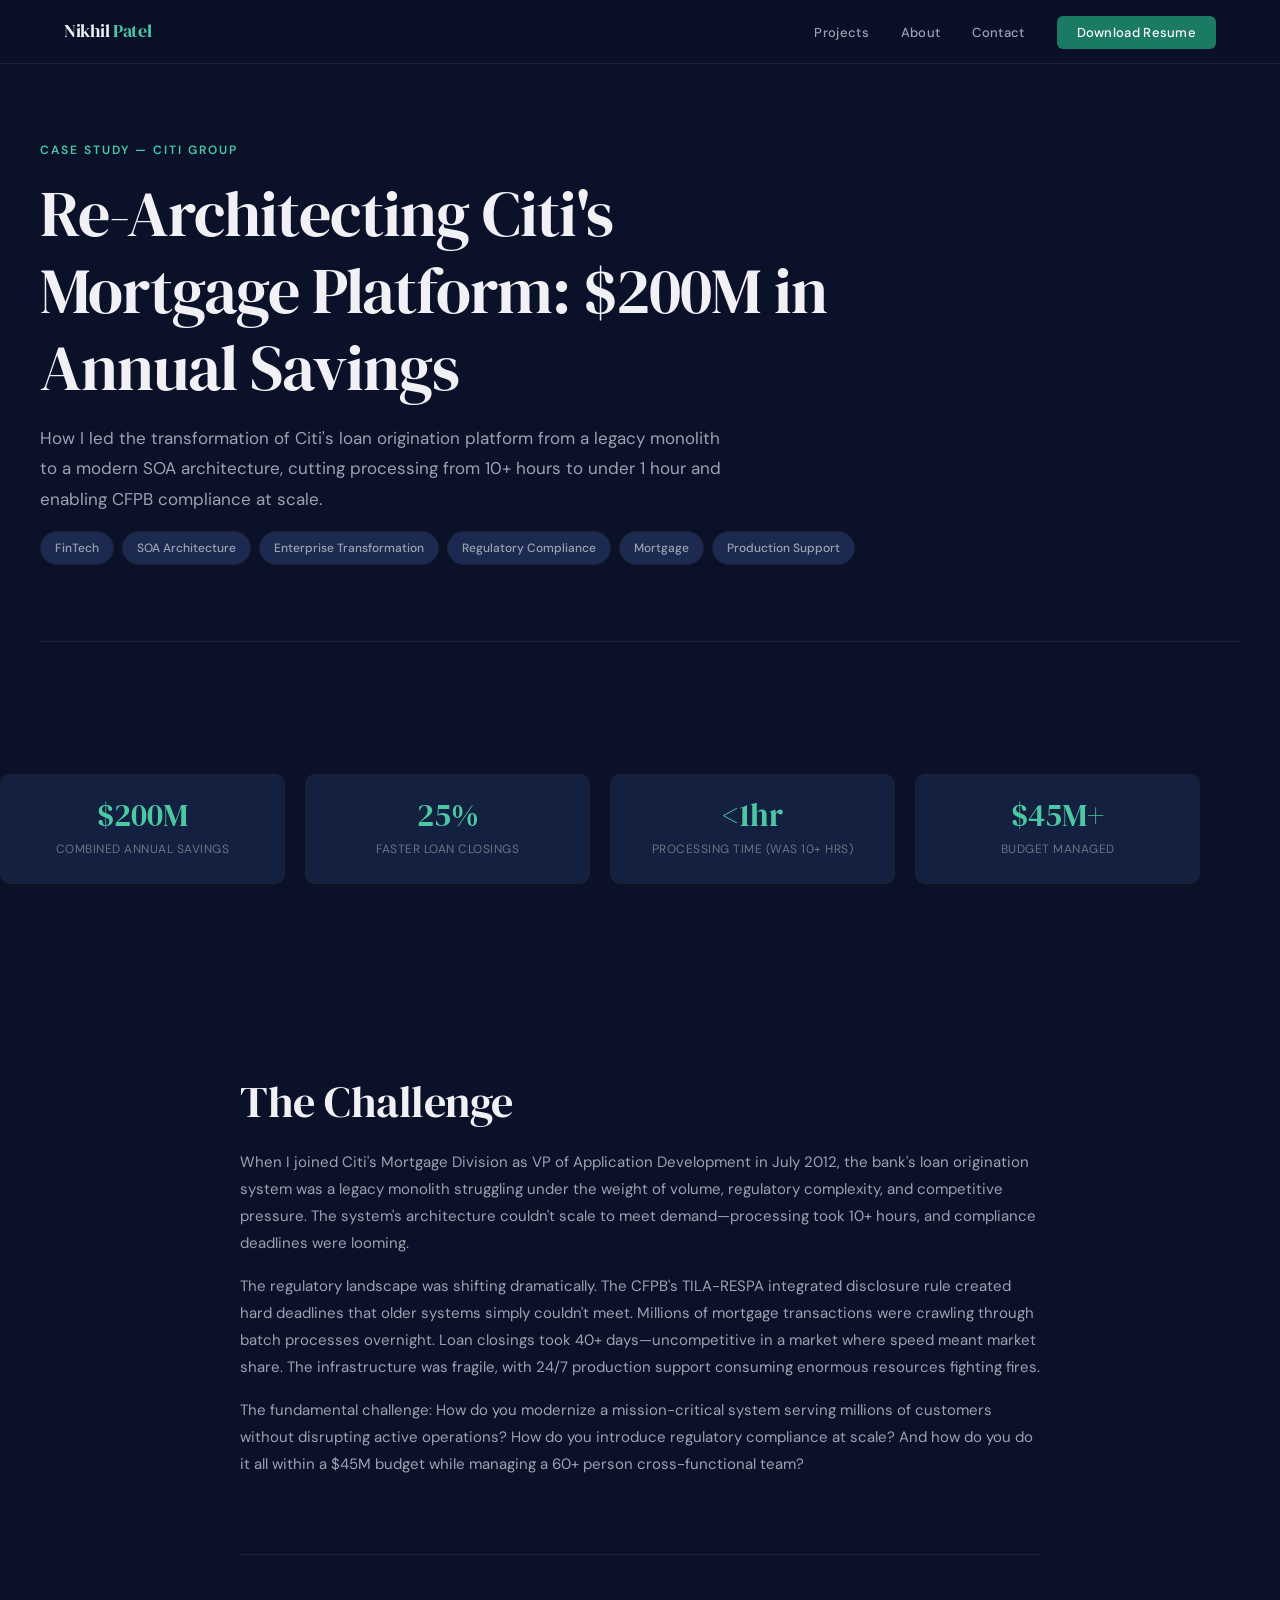
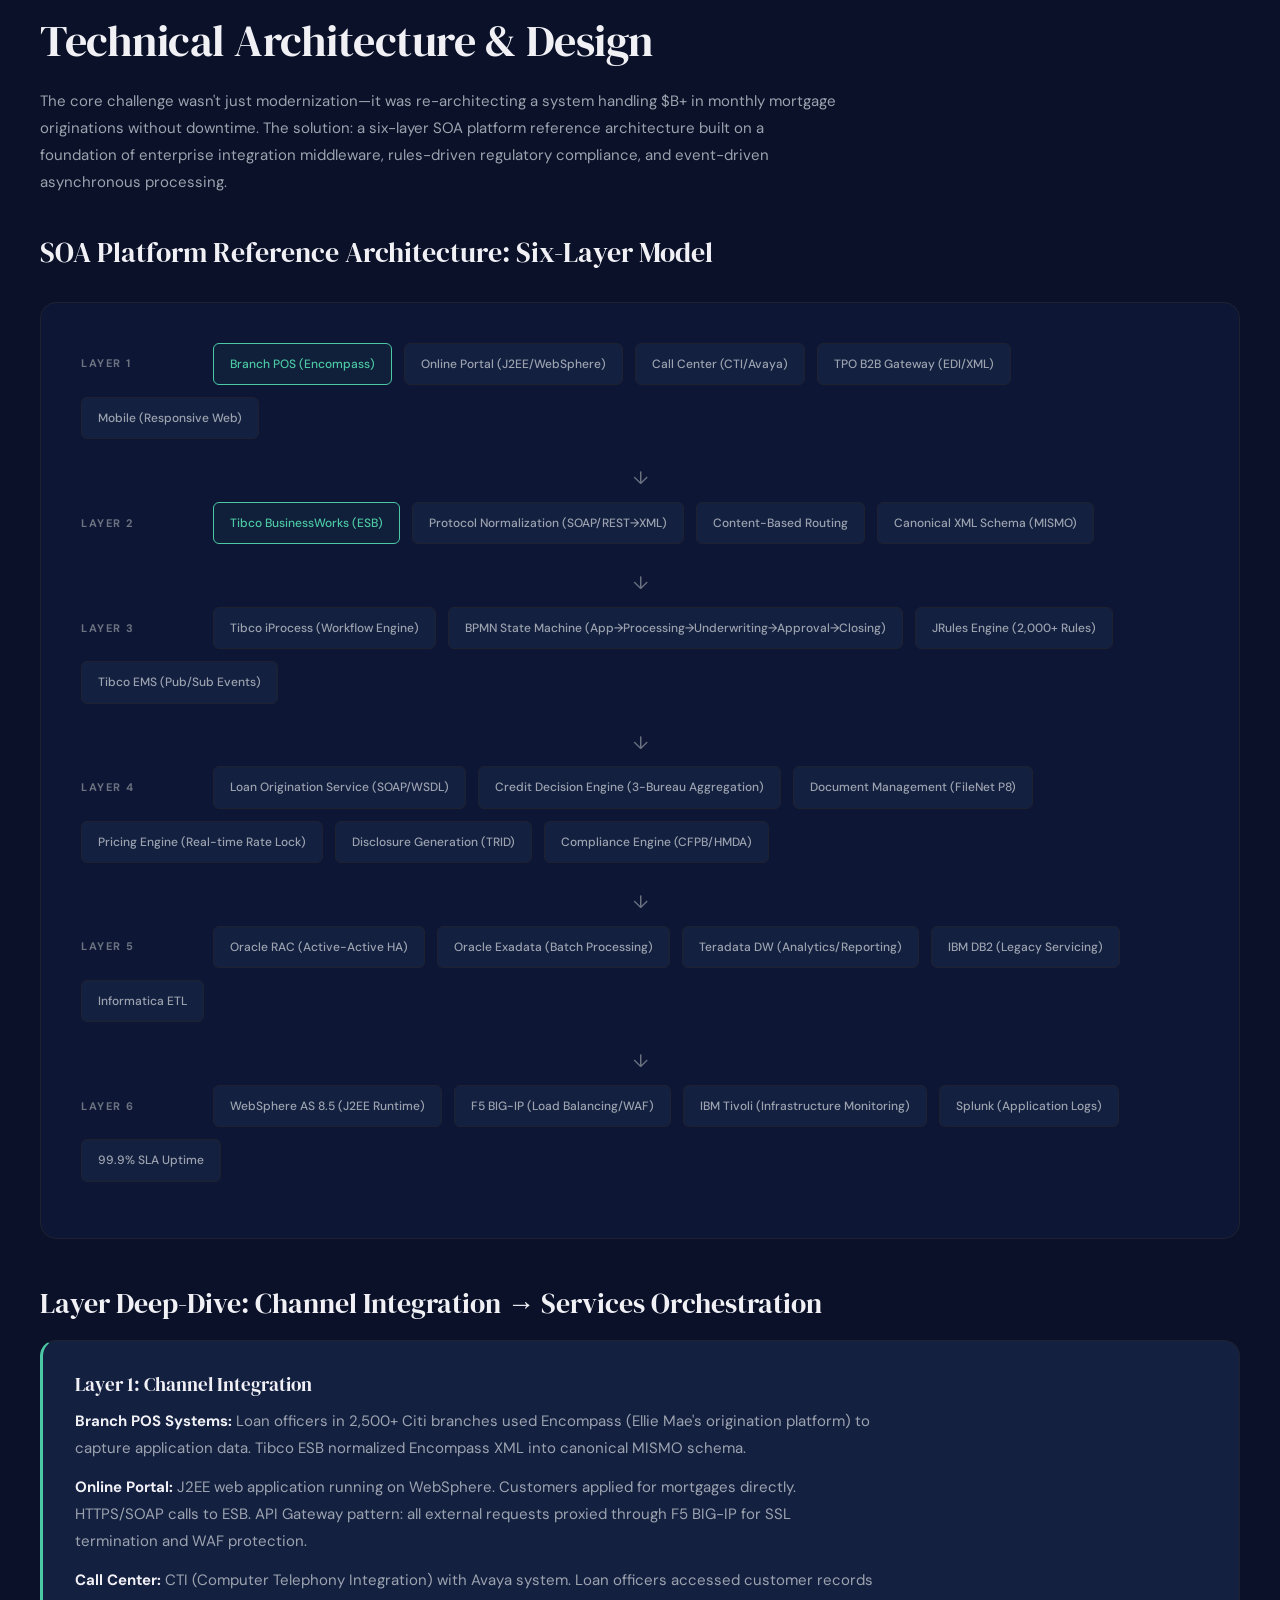
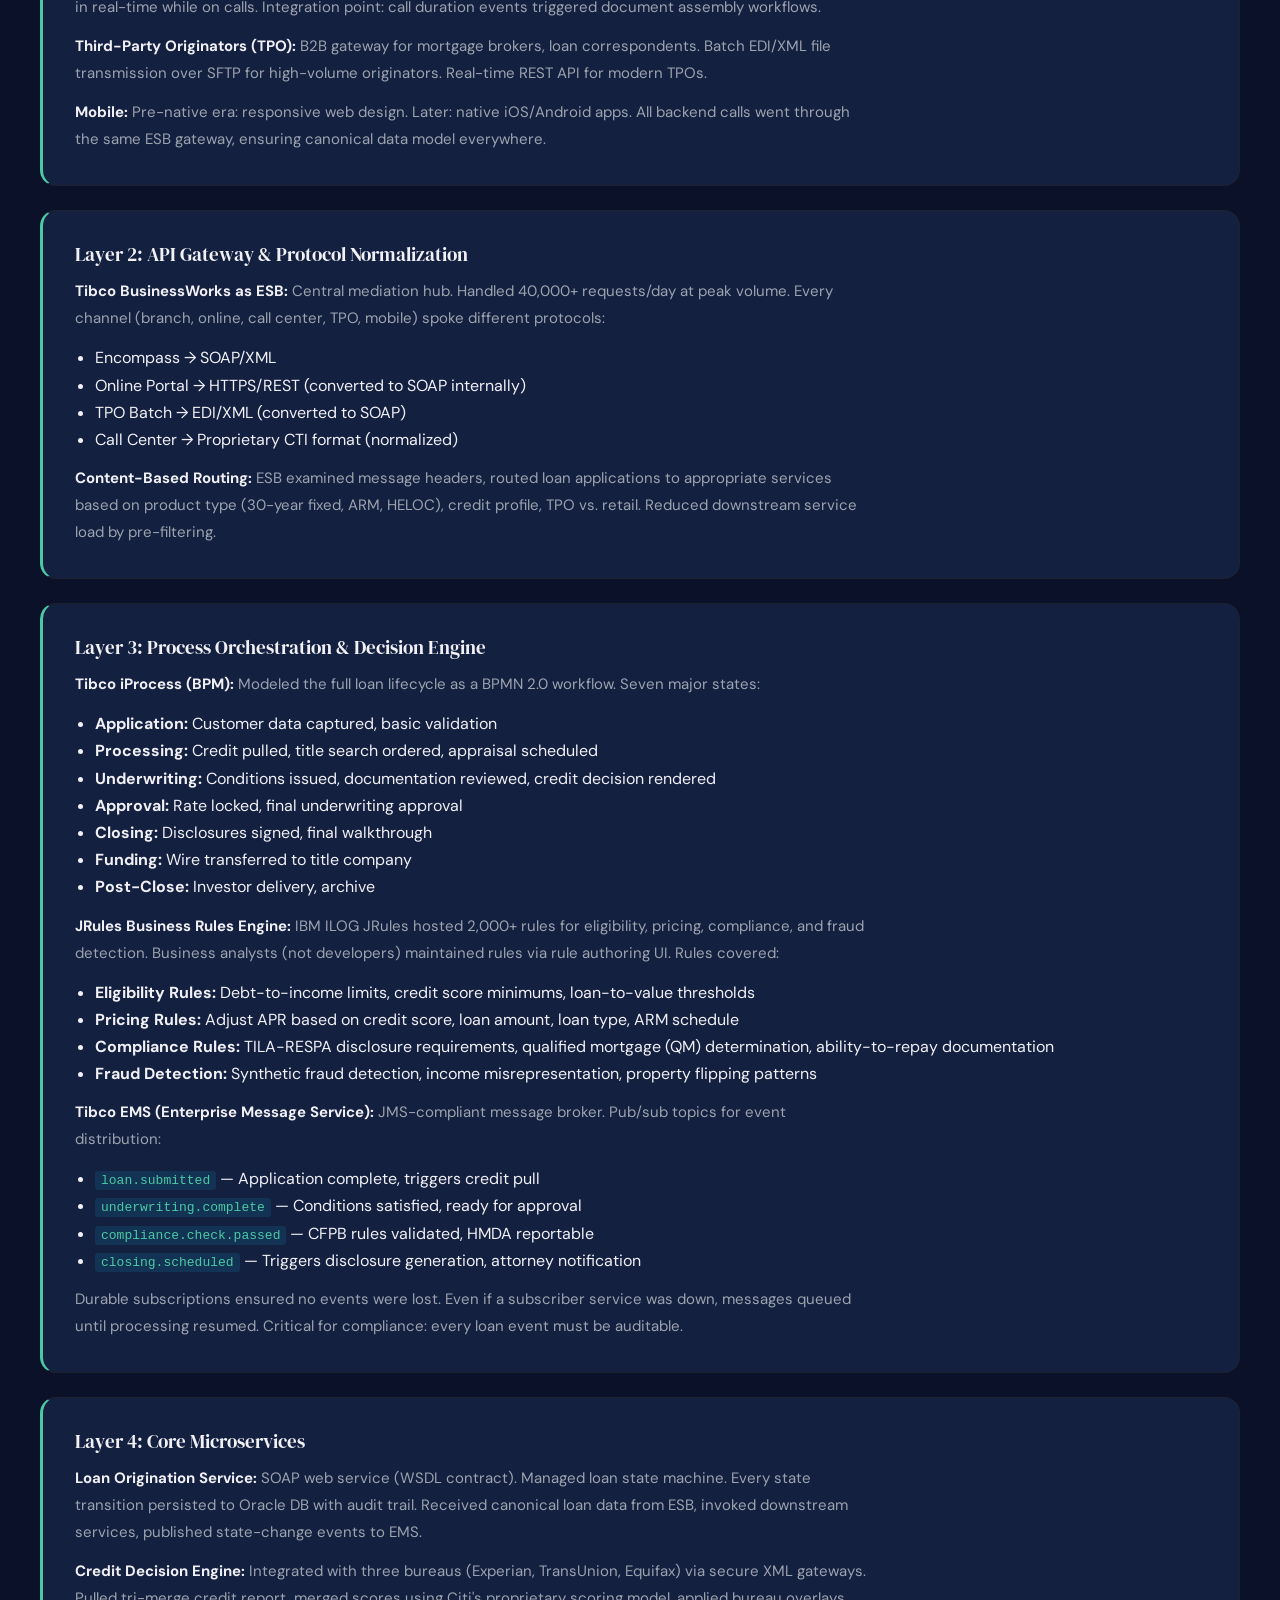
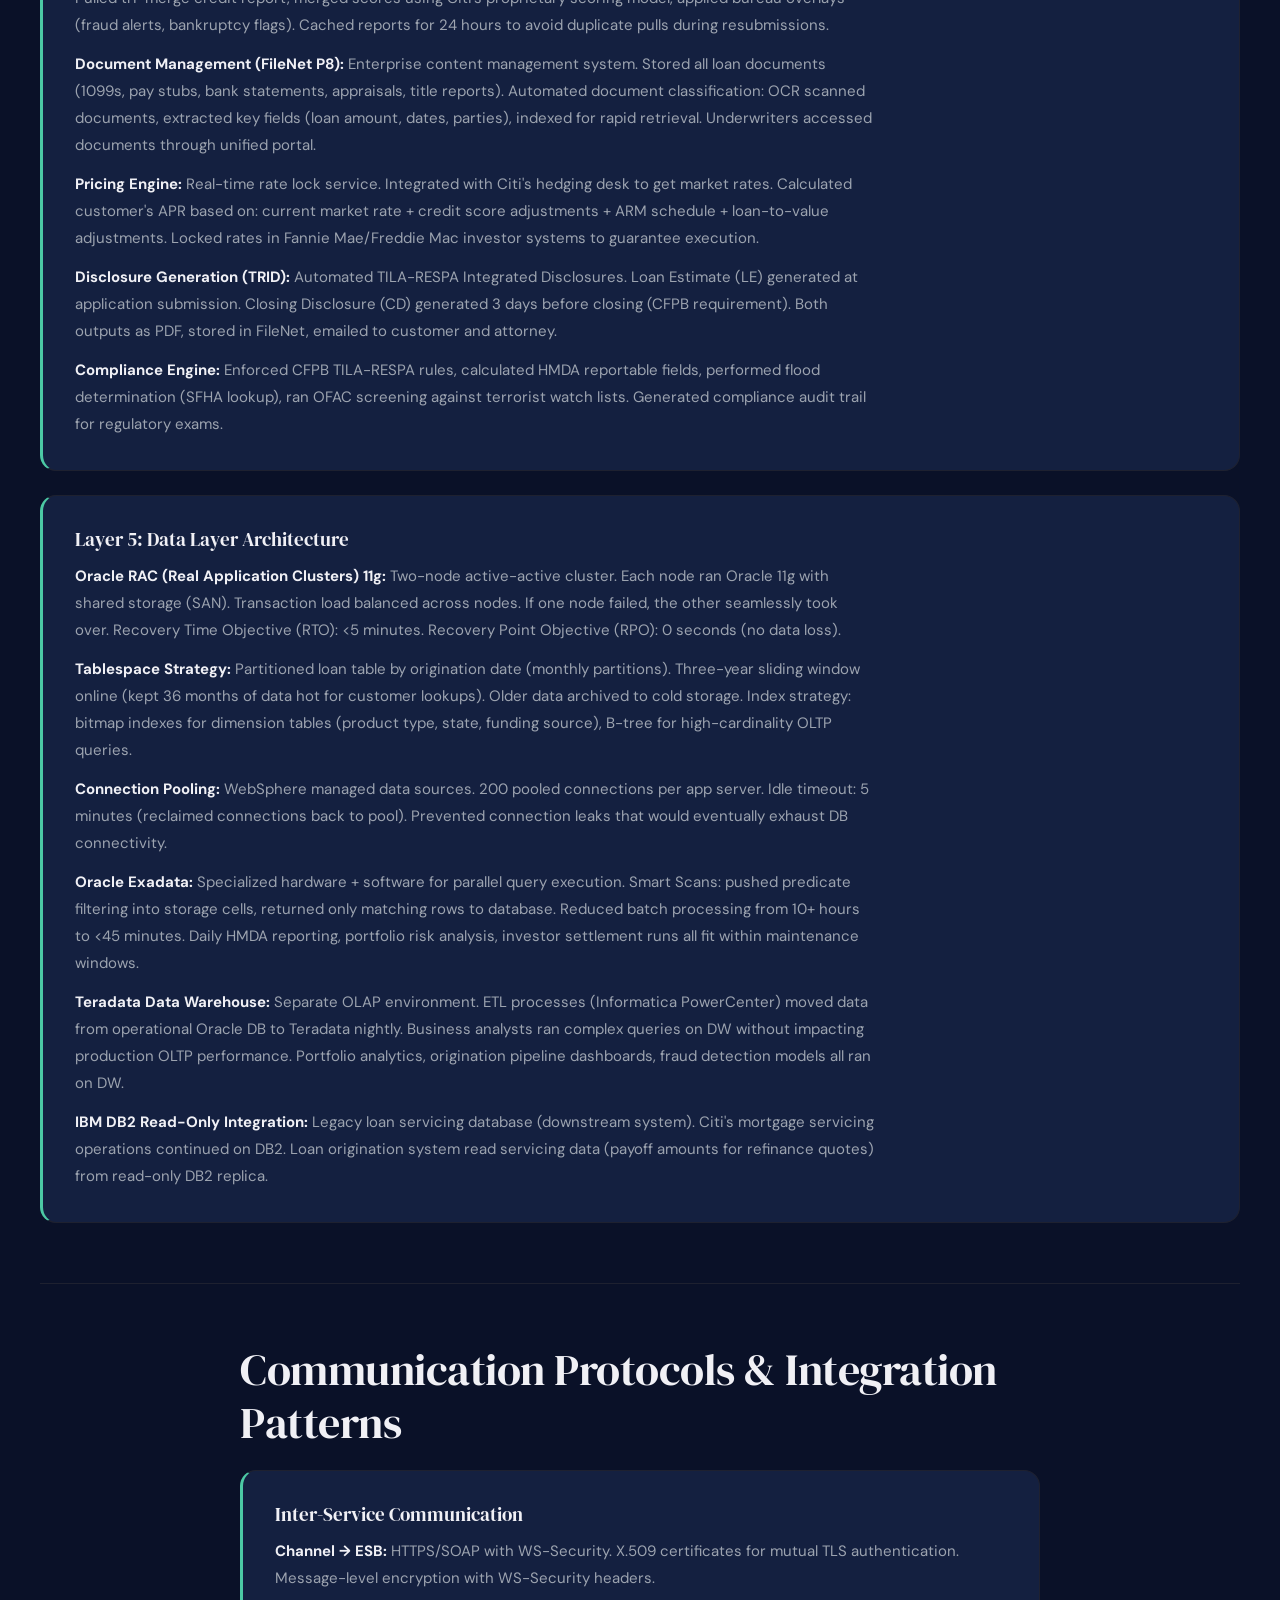
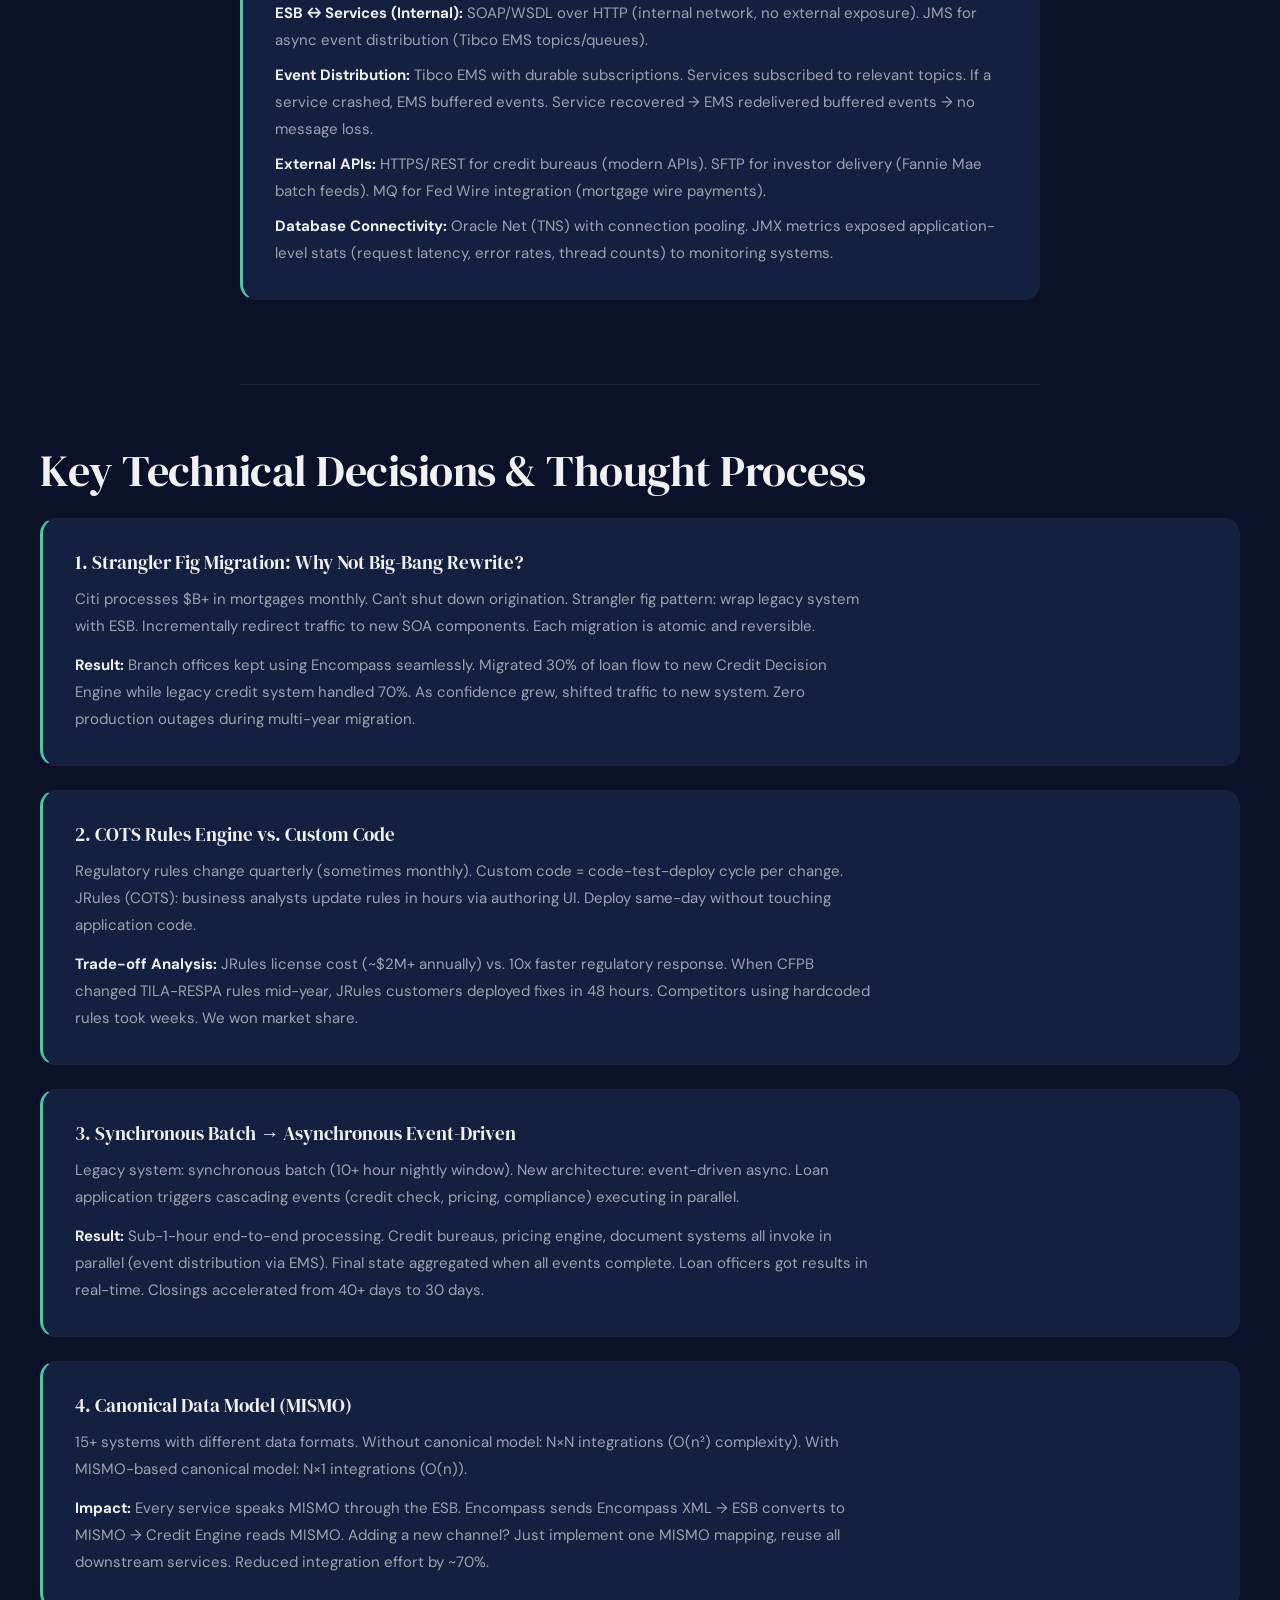
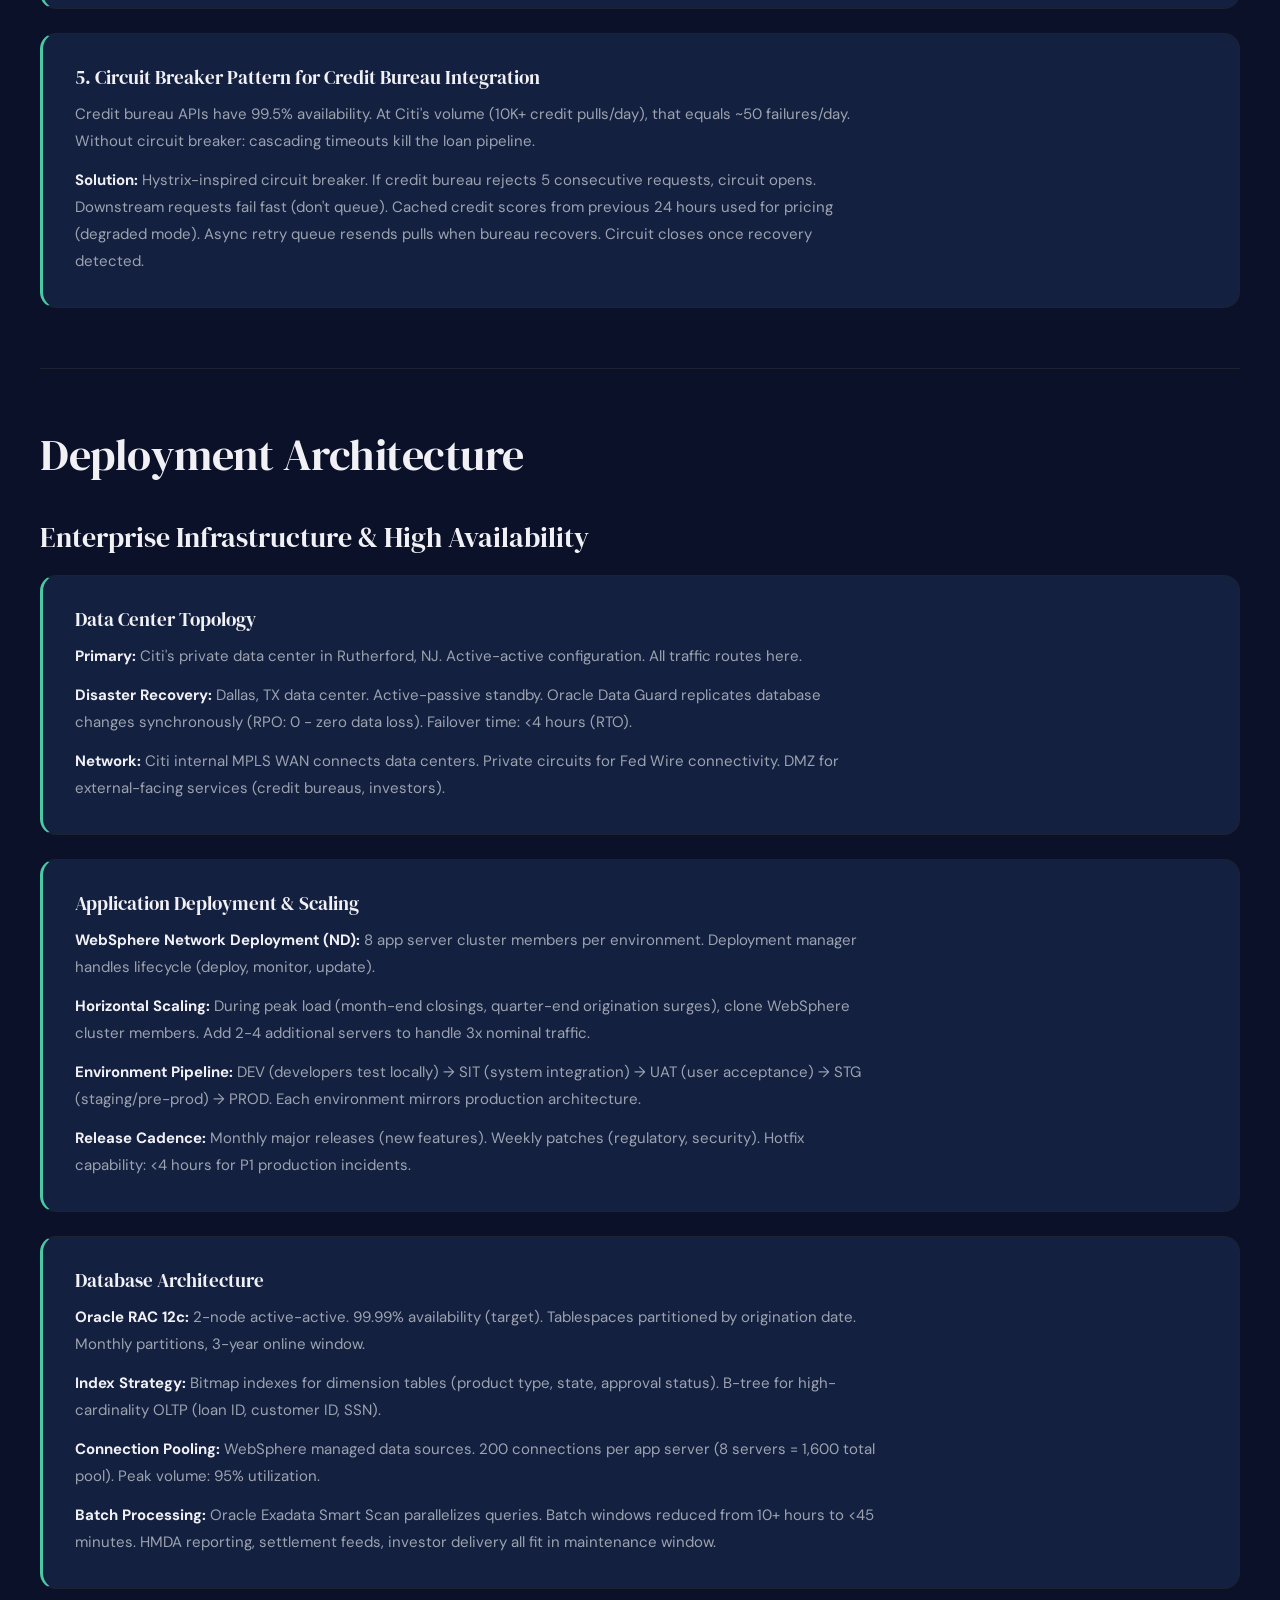
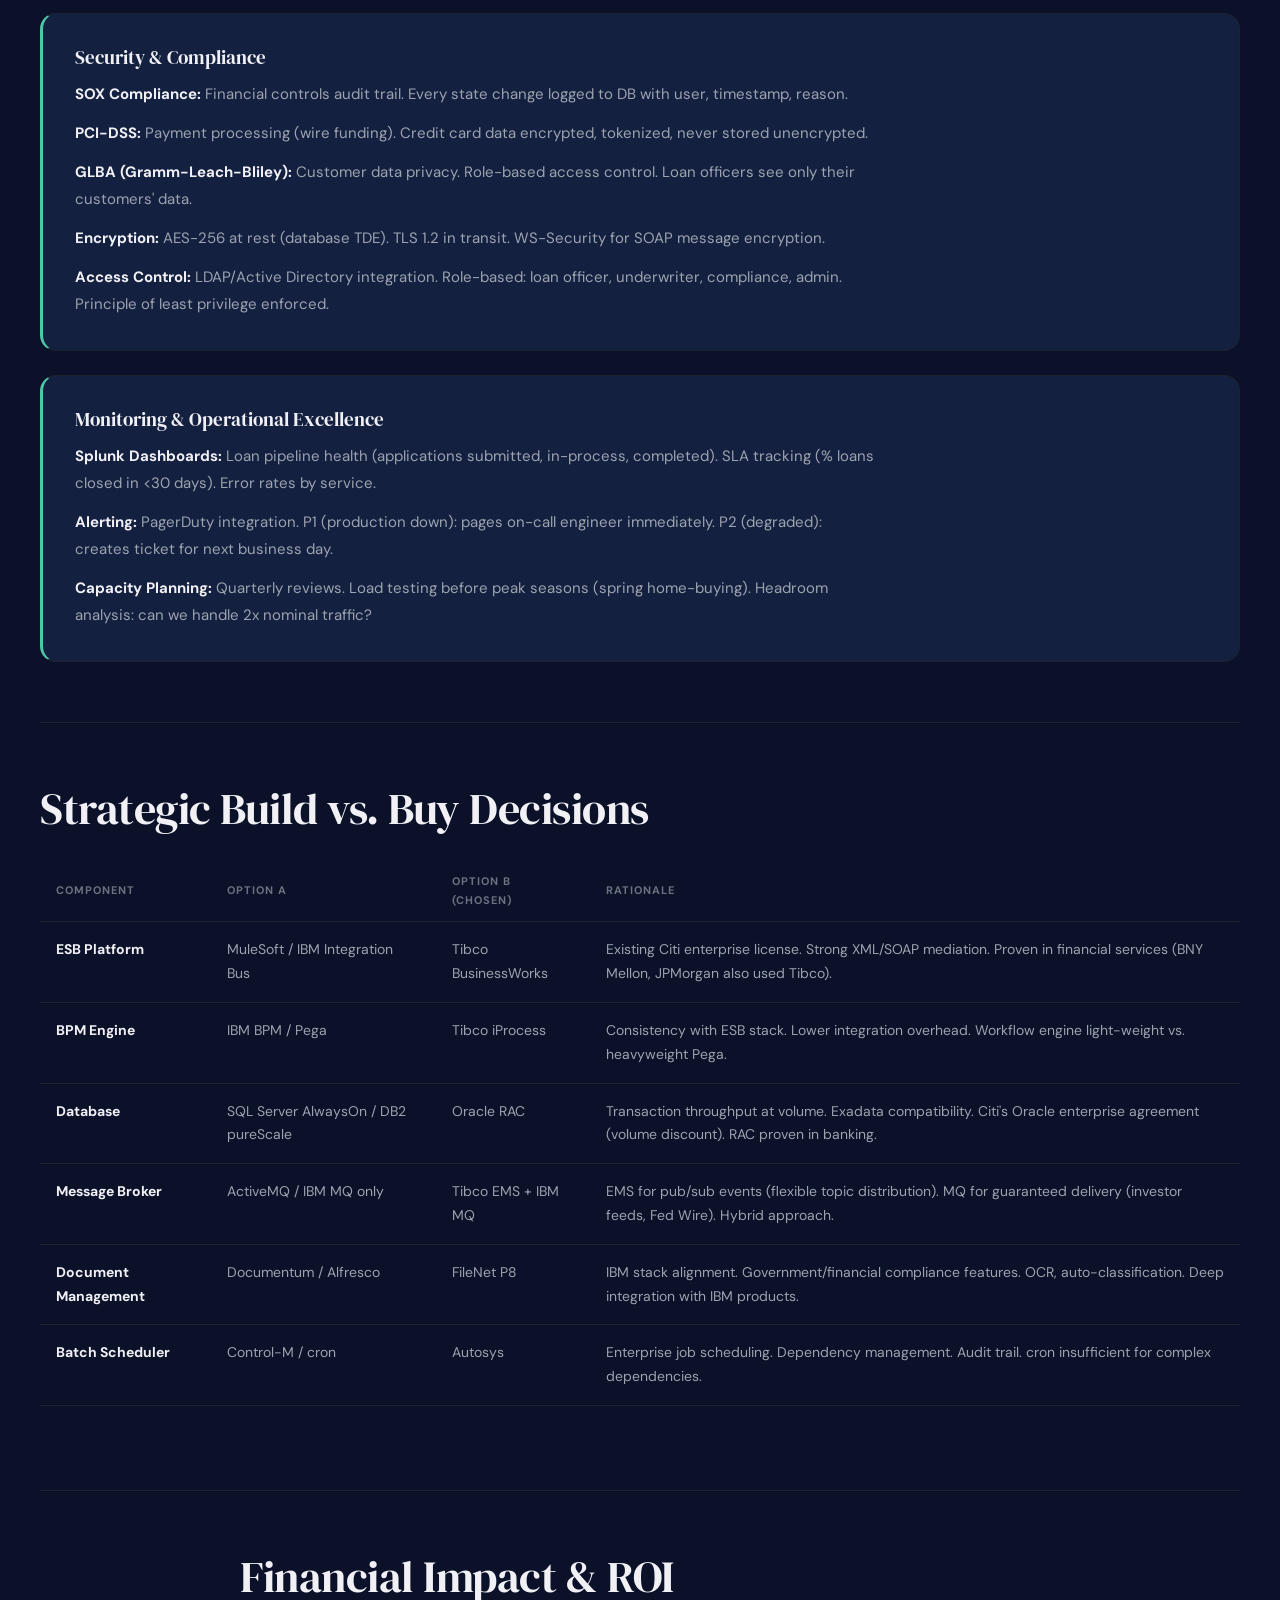
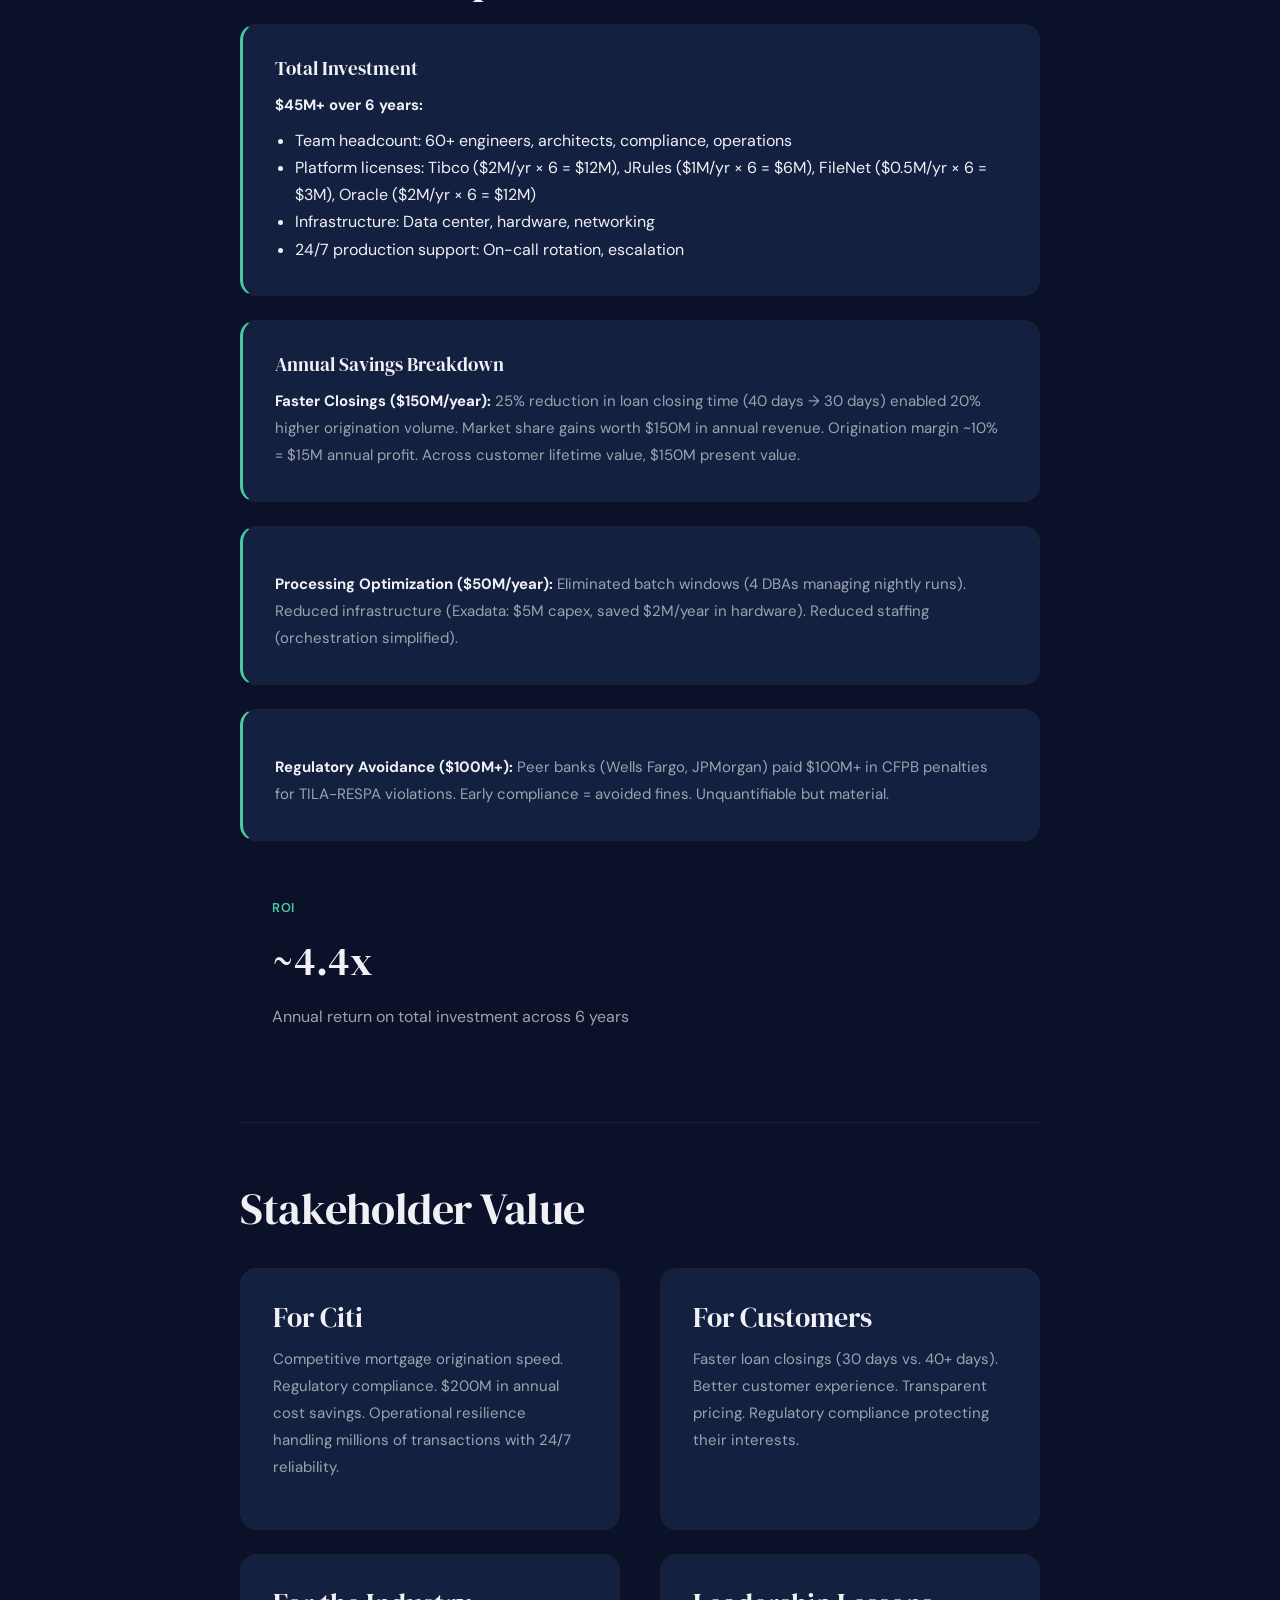
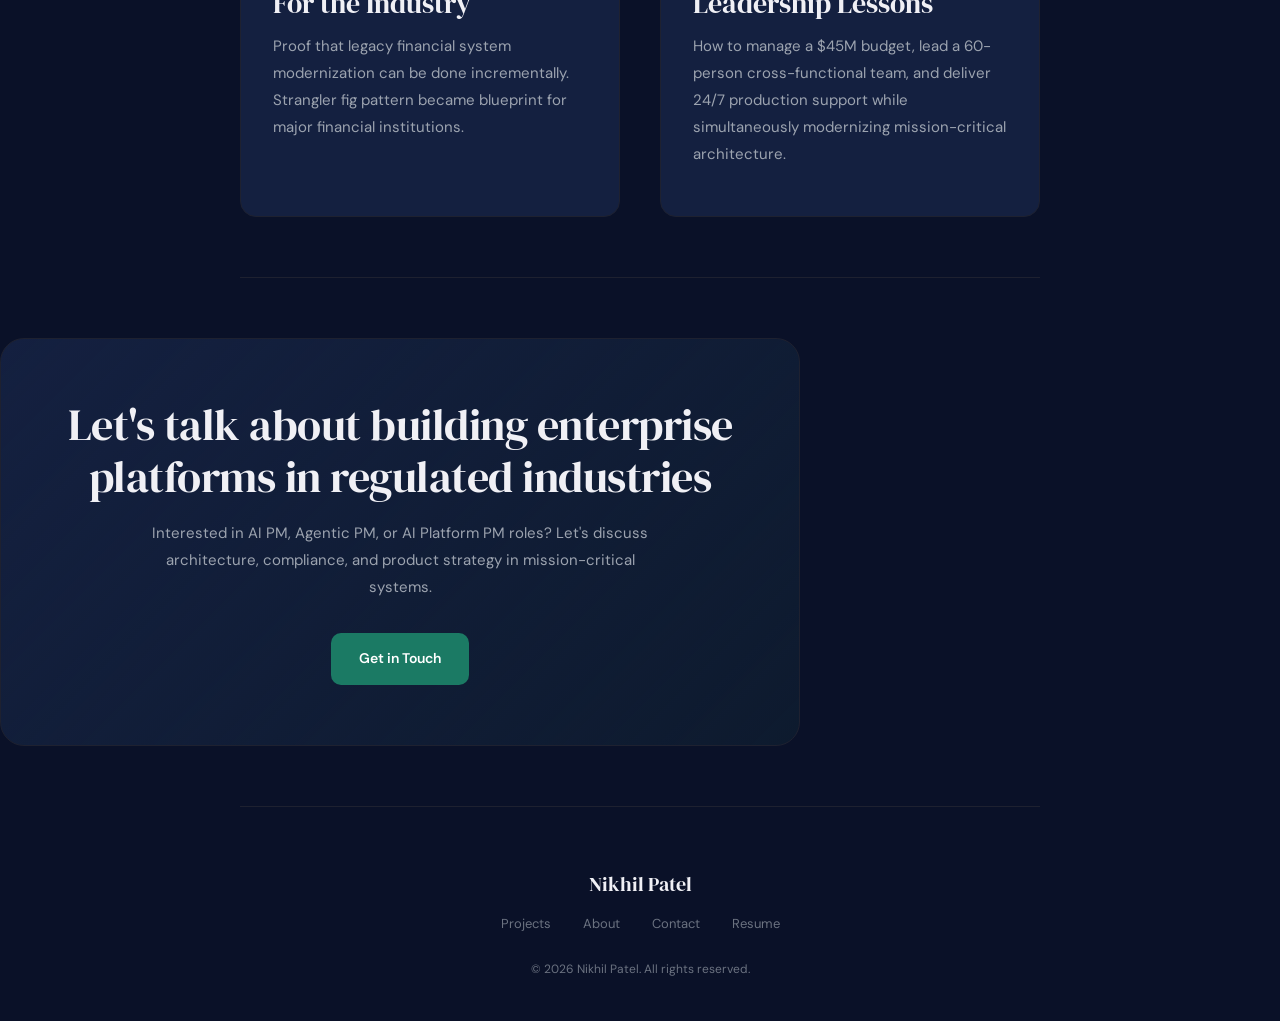
<file: project-citi-deep-dive.html>
<!DOCTYPE html>
<html lang="en">
<head>
    <meta charset="UTF-8">
    <meta name="viewport" content="width=device-width, initial-scale=1.0">
    <title>Citi Loan Origination Platform — Nikhil Patel</title>
    <link rel="stylesheet" href="styles.css">
    <link rel="preconnect" href="https://fonts.googleapis.com">
    <link rel="preconnect" href="https://fonts.gstatic.com" crossorigin>
    <link href="https://fonts.googleapis.com/css2?family=DM+Sans:wght@400;500;600&family=DM+Serif+Display:wght@400&display=swap" rel="stylesheet">
</head>
<body>

<!-- ============================================
     NAVIGATION
     ============================================ -->
<nav class="nav">
    <a href="index.html" class="nav-name">Nikhil <span>Patel</span></a>
    <button class="nav-hamburger" id="hamburgerBtn">
        <span></span>
        <span></span>
        <span></span>
    </button>
    <ul class="nav-links" id="navLinks">
        <li><a href="index.html#projects">Projects</a></li>
        <li><a href="about.html">About</a></li>
        <li><a href="contact.html">Contact</a></li>
        <li><a href="Nikhil_Resume.pdf" class="nav-cta">Download Resume</a></li>
    </ul>
</nav>

<!-- ============================================
     PAGE HEADER
     ============================================ -->
<header class="page-header container">
    <div class="page-header-eyebrow">CASE STUDY — CITI GROUP</div>
    <h1>Re-Architecting Citi's Mortgage Platform: $200M in Annual Savings</h1>
    <p class="page-header-desc">
        How I led the transformation of Citi's loan origination platform from a legacy monolith to a modern SOA architecture, cutting processing from 10+ hours to under 1 hour and enabling CFPB compliance at scale.
    </p>
    <div class="pill-row">
        <span class="pill">FinTech</span>
        <span class="pill">SOA Architecture</span>
        <span class="pill">Enterprise Transformation</span>
        <span class="pill">Regulatory Compliance</span>
        <span class="pill">Mortgage</span>
        <span class="pill">Production Support</span>
    </div>
</header>

<!-- ============================================
     METRICS GRID
     ============================================ -->
<section class="section container metrics-grid">
    <div class="metric-card">
        <div class="metric-value">$200M</div>
        <div class="metric-label">Combined Annual Savings</div>
    </div>
    <div class="metric-card">
        <div class="metric-value">25%</div>
        <div class="metric-label">Faster Loan Closings</div>
    </div>
    <div class="metric-card">
        <div class="metric-value">&lt;1hr</div>
        <div class="metric-label">Processing Time (was 10+ hrs)</div>
    </div>
    <div class="metric-card">
        <div class="metric-value">$45M+</div>
        <div class="metric-label">Budget Managed</div>
    </div>
</section>

<!-- ============================================
     THE PROBLEM
     ============================================ -->
<section class="content-section container-narrow">
    <h2>The Challenge</h2>
    <p>
        When I joined Citi's Mortgage Division as VP of Application Development in July 2012, the bank's loan origination system was a legacy monolith struggling under the weight of volume, regulatory complexity, and competitive pressure. The system's architecture couldn't scale to meet demand—processing took 10+ hours, and compliance deadlines were looming.
    </p>
    <p>
        The regulatory landscape was shifting dramatically. The CFPB's TILA-RESPA integrated disclosure rule created hard deadlines that older systems simply couldn't meet. Millions of mortgage transactions were crawling through batch processes overnight. Loan closings took 40+ days—uncompetitive in a market where speed meant market share. The infrastructure was fragile, with 24/7 production support consuming enormous resources fighting fires.
    </p>
    <p>
        The fundamental challenge: How do you modernize a mission-critical system serving millions of customers without disrupting active operations? How do you introduce regulatory compliance at scale? And how do you do it all within a $45M budget while managing a 60+ person cross-functional team?
    </p>
</section>

<!-- ============================================
     TECHNICAL ARCHITECTURE & DESIGN
     ============================================ -->
<section class="content-section container">
    <h2>Technical Architecture & Design</h2>
    <p style="margin-bottom: 32px;">
        The core challenge wasn't just modernization—it was re-architecting a system handling $B+ in monthly mortgage originations without downtime. The solution: a six-layer SOA platform reference architecture built on a foundation of enterprise integration middleware, rules-driven regulatory compliance, and event-driven asynchronous processing.
    </p>

    <h3 style="margin-top: 40px; margin-bottom: 20px;">SOA Platform Reference Architecture: Six-Layer Model</h3>

    <div class="arch-diagram">
        <div class="arch-layer">
            <span class="arch-label">Layer 1</span>
            <span class="arch-block highlight">Branch POS (Encompass)</span>
            <span class="arch-block">Online Portal (J2EE/WebSphere)</span>
            <span class="arch-block">Call Center (CTI/Avaya)</span>
            <span class="arch-block">TPO B2B Gateway (EDI/XML)</span>
            <span class="arch-block">Mobile (Responsive Web)</span>
        </div>
        <div class="arch-connector">↓</div>

        <div class="arch-layer">
            <span class="arch-label">Layer 2</span>
            <span class="arch-block highlight">Tibco BusinessWorks (ESB)</span>
            <span class="arch-block">Protocol Normalization (SOAP/REST→XML)</span>
            <span class="arch-block">Content-Based Routing</span>
            <span class="arch-block">Canonical XML Schema (MISMO)</span>
        </div>
        <div class="arch-connector">↓</div>

        <div class="arch-layer">
            <span class="arch-label">Layer 3</span>
            <span class="arch-block">Tibco iProcess (Workflow Engine)</span>
            <span class="arch-block">BPMN State Machine (App→Processing→Underwriting→Approval→Closing)</span>
            <span class="arch-block">JRules Engine (2,000+ Rules)</span>
            <span class="arch-block">Tibco EMS (Pub/Sub Events)</span>
        </div>
        <div class="arch-connector">↓</div>

        <div class="arch-layer">
            <span class="arch-label">Layer 4</span>
            <span class="arch-block">Loan Origination Service (SOAP/WSDL)</span>
            <span class="arch-block">Credit Decision Engine (3-Bureau Aggregation)</span>
            <span class="arch-block">Document Management (FileNet P8)</span>
            <span class="arch-block">Pricing Engine (Real-time Rate Lock)</span>
            <span class="arch-block">Disclosure Generation (TRID)</span>
            <span class="arch-block">Compliance Engine (CFPB/HMDA)</span>
        </div>
        <div class="arch-connector">↓</div>

        <div class="arch-layer">
            <span class="arch-label">Layer 5</span>
            <span class="arch-block">Oracle RAC (Active-Active HA)</span>
            <span class="arch-block">Oracle Exadata (Batch Processing)</span>
            <span class="arch-block">Teradata DW (Analytics/Reporting)</span>
            <span class="arch-block">IBM DB2 (Legacy Servicing)</span>
            <span class="arch-block">Informatica ETL</span>
        </div>
        <div class="arch-connector">↓</div>

        <div class="arch-layer">
            <span class="arch-label">Layer 6</span>
            <span class="arch-block">WebSphere AS 8.5 (J2EE Runtime)</span>
            <span class="arch-block">F5 BIG-IP (Load Balancing/WAF)</span>
            <span class="arch-block">IBM Tivoli (Infrastructure Monitoring)</span>
            <span class="arch-block">Splunk (Application Logs)</span>
            <span class="arch-block">99.9% SLA Uptime</span>
        </div>
    </div>

    <h3 style="margin-top: 48px; margin-bottom: 20px;">Layer Deep-Dive: Channel Integration → Services Orchestration</h3>

    <div class="card card-accent" style="margin-bottom: 24px;">
        <h4 style="margin-top: 0; margin-bottom: 12px;">Layer 1: Channel Integration</h4>
        <p style="margin: 0 0 12px 0;">
            <strong>Branch POS Systems:</strong> Loan officers in 2,500+ Citi branches used Encompass (Ellie Mae's origination platform) to capture application data. Tibco ESB normalized Encompass XML into canonical MISMO schema.
        </p>
        <p style="margin: 0 0 12px 0;">
            <strong>Online Portal:</strong> J2EE web application running on WebSphere. Customers applied for mortgages directly. HTTPS/SOAP calls to ESB. API Gateway pattern: all external requests proxied through F5 BIG-IP for SSL termination and WAF protection.
        </p>
        <p style="margin: 0 0 12px 0;">
            <strong>Call Center:</strong> CTI (Computer Telephony Integration) with Avaya system. Loan officers accessed customer records in real-time while on calls. Integration point: call duration events triggered document assembly workflows.
        </p>
        <p style="margin: 0 0 12px 0;">
            <strong>Third-Party Originators (TPO):</strong> B2B gateway for mortgage brokers, loan correspondents. Batch EDI/XML file transmission over SFTP for high-volume originators. Real-time REST API for modern TPOs.
        </p>
        <p style="margin: 0;">
            <strong>Mobile:</strong> Pre-native era: responsive web design. Later: native iOS/Android apps. All backend calls went through the same ESB gateway, ensuring canonical data model everywhere.
        </p>
    </div>

    <div class="card card-accent" style="margin-bottom: 24px;">
        <h4 style="margin-top: 0; margin-bottom: 12px;">Layer 2: API Gateway & Protocol Normalization</h4>
        <p style="margin: 0 0 12px 0;">
            <strong>Tibco BusinessWorks as ESB:</strong> Central mediation hub. Handled 40,000+ requests/day at peak volume. Every channel (branch, online, call center, TPO, mobile) spoke different protocols:
        </p>
        <ul style="margin: 0 0 12px 0; padding-left: 20px;">
            <li>Encompass → SOAP/XML</li>
            <li>Online Portal → HTTPS/REST (converted to SOAP internally)</li>
            <li>TPO Batch → EDI/XML (converted to SOAP)</li>
            <li>Call Center → Proprietary CTI format (normalized)</li>
        </ul>
        <p style="margin: 0;">
            <strong>Content-Based Routing:</strong> ESB examined message headers, routed loan applications to appropriate services based on product type (30-year fixed, ARM, HELOC), credit profile, TPO vs. retail. Reduced downstream service load by pre-filtering.
        </p>
    </div>

    <div class="card card-accent" style="margin-bottom: 24px;">
        <h4 style="margin-top: 0; margin-bottom: 12px;">Layer 3: Process Orchestration & Decision Engine</h4>
        <p style="margin: 0 0 12px 0;">
            <strong>Tibco iProcess (BPM):</strong> Modeled the full loan lifecycle as a BPMN 2.0 workflow. Seven major states:
        </p>
        <ul style="margin: 0 0 12px 0; padding-left: 20px;">
            <li><strong>Application:</strong> Customer data captured, basic validation</li>
            <li><strong>Processing:</strong> Credit pulled, title search ordered, appraisal scheduled</li>
            <li><strong>Underwriting:</strong> Conditions issued, documentation reviewed, credit decision rendered</li>
            <li><strong>Approval:</strong> Rate locked, final underwriting approval</li>
            <li><strong>Closing:</strong> Disclosures signed, final walkthrough</li>
            <li><strong>Funding:</strong> Wire transferred to title company</li>
            <li><strong>Post-Close:</strong> Investor delivery, archive</li>
        </ul>
        <p style="margin: 0 0 12px 0;">
            <strong>JRules Business Rules Engine:</strong> IBM ILOG JRules hosted 2,000+ rules for eligibility, pricing, compliance, and fraud detection. Business analysts (not developers) maintained rules via rule authoring UI. Rules covered:
        </p>
        <ul style="margin: 0 0 12px 0; padding-left: 20px;">
            <li><strong>Eligibility Rules:</strong> Debt-to-income limits, credit score minimums, loan-to-value thresholds</li>
            <li><strong>Pricing Rules:</strong> Adjust APR based on credit score, loan amount, loan type, ARM schedule</li>
            <li><strong>Compliance Rules:</strong> TILA-RESPA disclosure requirements, qualified mortgage (QM) determination, ability-to-repay documentation</li>
            <li><strong>Fraud Detection:</strong> Synthetic fraud detection, income misrepresentation, property flipping patterns</li>
        </ul>
        <p style="margin: 0 0 12px 0;">
            <strong>Tibco EMS (Enterprise Message Service):</strong> JMS-compliant message broker. Pub/sub topics for event distribution:
        </p>
        <ul style="margin: 0 0 12px 0; padding-left: 20px;">
            <li><code style="color: var(--accent); background-color: rgba(0,212,255,0.1); padding: 2px 6px; border-radius: 3px;">loan.submitted</code> — Application complete, triggers credit pull</li>
            <li><code style="color: var(--accent); background-color: rgba(0,212,255,0.1); padding: 2px 6px; border-radius: 3px;">underwriting.complete</code> — Conditions satisfied, ready for approval</li>
            <li><code style="color: var(--accent); background-color: rgba(0,212,255,0.1); padding: 2px 6px; border-radius: 3px;">compliance.check.passed</code> — CFPB rules validated, HMDA reportable</li>
            <li><code style="color: var(--accent); background-color: rgba(0,212,255,0.1); padding: 2px 6px; border-radius: 3px;">closing.scheduled</code> — Triggers disclosure generation, attorney notification</li>
        </ul>
        <p style="margin: 0;">
            Durable subscriptions ensured no events were lost. Even if a subscriber service was down, messages queued until processing resumed. Critical for compliance: every loan event must be auditable.
        </p>
    </div>

    <div class="card card-accent" style="margin-bottom: 24px;">
        <h4 style="margin-top: 0; margin-bottom: 12px;">Layer 4: Core Microservices</h4>
        <p style="margin: 0 0 12px 0;">
            <strong>Loan Origination Service:</strong> SOAP web service (WSDL contract). Managed loan state machine. Every state transition persisted to Oracle DB with audit trail. Received canonical loan data from ESB, invoked downstream services, published state-change events to EMS.
        </p>
        <p style="margin: 0 0 12px 0;">
            <strong>Credit Decision Engine:</strong> Integrated with three bureaus (Experian, TransUnion, Equifax) via secure XML gateways. Pulled tri-merge credit report, merged scores using Citi's proprietary scoring model, applied bureau overlays (fraud alerts, bankruptcy flags). Cached reports for 24 hours to avoid duplicate pulls during resubmissions.
        </p>
        <p style="margin: 0 0 12px 0;">
            <strong>Document Management (FileNet P8):</strong> Enterprise content management system. Stored all loan documents (1099s, pay stubs, bank statements, appraisals, title reports). Automated document classification: OCR scanned documents, extracted key fields (loan amount, dates, parties), indexed for rapid retrieval. Underwriters accessed documents through unified portal.
        </p>
        <p style="margin: 0 0 12px 0;">
            <strong>Pricing Engine:</strong> Real-time rate lock service. Integrated with Citi's hedging desk to get market rates. Calculated customer's APR based on: current market rate + credit score adjustments + ARM schedule + loan-to-value adjustments. Locked rates in Fannie Mae/Freddie Mac investor systems to guarantee execution.
        </p>
        <p style="margin: 0 0 12px 0;">
            <strong>Disclosure Generation (TRID):</strong> Automated TILA-RESPA Integrated Disclosures. Loan Estimate (LE) generated at application submission. Closing Disclosure (CD) generated 3 days before closing (CFPB requirement). Both outputs as PDF, stored in FileNet, emailed to customer and attorney.
        </p>
        <p style="margin: 0;">
            <strong>Compliance Engine:</strong> Enforced CFPB TILA-RESPA rules, calculated HMDA reportable fields, performed flood determination (SFHA lookup), ran OFAC screening against terrorist watch lists. Generated compliance audit trail for regulatory exams.
        </p>
    </div>

    <div class="card card-accent">
        <h4 style="margin-top: 0; margin-bottom: 12px;">Layer 5: Data Layer Architecture</h4>
        <p style="margin: 0 0 12px 0;">
            <strong>Oracle RAC (Real Application Clusters) 11g:</strong> Two-node active-active cluster. Each node ran Oracle 11g with shared storage (SAN). Transaction load balanced across nodes. If one node failed, the other seamlessly took over. Recovery Time Objective (RTO): <5 minutes. Recovery Point Objective (RPO): 0 seconds (no data loss).
        </p>
        <p style="margin: 0 0 12px 0;">
            <strong>Tablespace Strategy:</strong> Partitioned loan table by origination date (monthly partitions). Three-year sliding window online (kept 36 months of data hot for customer lookups). Older data archived to cold storage. Index strategy: bitmap indexes for dimension tables (product type, state, funding source), B-tree for high-cardinality OLTP queries.
        </p>
        <p style="margin: 0 0 12px 0;">
            <strong>Connection Pooling:</strong> WebSphere managed data sources. 200 pooled connections per app server. Idle timeout: 5 minutes (reclaimed connections back to pool). Prevented connection leaks that would eventually exhaust DB connectivity.
        </p>
        <p style="margin: 0 0 12px 0;">
            <strong>Oracle Exadata:</strong> Specialized hardware + software for parallel query execution. Smart Scans: pushed predicate filtering into storage cells, returned only matching rows to database. Reduced batch processing from 10+ hours to <45 minutes. Daily HMDA reporting, portfolio risk analysis, investor settlement runs all fit within maintenance windows.
        </p>
        <p style="margin: 0 0 12px 0;">
            <strong>Teradata Data Warehouse:</strong> Separate OLAP environment. ETL processes (Informatica PowerCenter) moved data from operational Oracle DB to Teradata nightly. Business analysts ran complex queries on DW without impacting production OLTP performance. Portfolio analytics, origination pipeline dashboards, fraud detection models all ran on DW.
        </p>
        <p style="margin: 0;">
            <strong>IBM DB2 Read-Only Integration:</strong> Legacy loan servicing database (downstream system). Citi's mortgage servicing operations continued on DB2. Loan origination system read servicing data (payoff amounts for refinance quotes) from read-only DB2 replica.
        </p>
    </div>

</section>

<!-- ============================================
     COMMUNICATION PROTOCOLS & INTEGRATION PATTERNS
     ============================================ -->
<section class="content-section container-narrow">
    <h2>Communication Protocols & Integration Patterns</h2>

    <div class="card card-accent" style="margin-bottom: 24px;">
        <h4 style="margin-top: 0; margin-bottom: 12px;">Inter-Service Communication</h4>
        <p style="margin: 0 0 8px 0;">
            <strong>Channel → ESB:</strong> HTTPS/SOAP with WS-Security. X.509 certificates for mutual TLS authentication. Message-level encryption with WS-Security headers.
        </p>
        <p style="margin: 0 0 8px 0;">
            <strong>ESB ↔ Services (Internal):</strong> SOAP/WSDL over HTTP (internal network, no external exposure). JMS for async event distribution (Tibco EMS topics/queues).
        </p>
        <p style="margin: 0 0 8px 0;">
            <strong>Event Distribution:</strong> Tibco EMS with durable subscriptions. Services subscribed to relevant topics. If a service crashed, EMS buffered events. Service recovered → EMS redelivered buffered events → no message loss.
        </p>
        <p style="margin: 0 0 8px 0;">
            <strong>External APIs:</strong> HTTPS/REST for credit bureaus (modern APIs). SFTP for investor delivery (Fannie Mae batch feeds). MQ for Fed Wire integration (mortgage wire payments).
        </p>
        <p style="margin: 0;">
            <strong>Database Connectivity:</strong> Oracle Net (TNS) with connection pooling. JMX metrics exposed application-level stats (request latency, error rates, thread counts) to monitoring systems.
        </p>
    </div>
</section>

<!-- ============================================
     KEY TECHNICAL DECISIONS
     ============================================ -->
<section class="content-section container">
    <h2>Key Technical Decisions & Thought Process</h2>

    <div class="card card-accent" style="margin-bottom: 24px;">
        <h4 style="margin-top: 0; margin-bottom: 12px;">1. Strangler Fig Migration: Why Not Big-Bang Rewrite?</h4>
        <p style="margin: 0 0 12px 0;">
            Citi processes $B+ in mortgages monthly. Can't shut down origination. Strangler fig pattern: wrap legacy system with ESB. Incrementally redirect traffic to new SOA components. Each migration is atomic and reversible.
        </p>
        <p style="margin: 0;">
            <strong>Result:</strong> Branch offices kept using Encompass seamlessly. Migrated 30% of loan flow to new Credit Decision Engine while legacy credit system handled 70%. As confidence grew, shifted traffic to new system. Zero production outages during multi-year migration.
        </p>
    </div>

    <div class="card card-accent" style="margin-bottom: 24px;">
        <h4 style="margin-top: 0; margin-bottom: 12px;">2. COTS Rules Engine vs. Custom Code</h4>
        <p style="margin: 0 0 12px 0;">
            Regulatory rules change quarterly (sometimes monthly). Custom code = code-test-deploy cycle per change. JRules (COTS): business analysts update rules in hours via authoring UI. Deploy same-day without touching application code.
        </p>
        <p style="margin: 0;">
            <strong>Trade-off Analysis:</strong> JRules license cost (~$2M+ annually) vs. 10x faster regulatory response. When CFPB changed TILA-RESPA rules mid-year, JRules customers deployed fixes in 48 hours. Competitors using hardcoded rules took weeks. We won market share.
        </p>
    </div>

    <div class="card card-accent" style="margin-bottom: 24px;">
        <h4 style="margin-top: 0; margin-bottom: 12px;">3. Synchronous Batch → Asynchronous Event-Driven</h4>
        <p style="margin: 0 0 12px 0;">
            Legacy system: synchronous batch (10+ hour nightly window). New architecture: event-driven async. Loan application triggers cascading events (credit check, pricing, compliance) executing in parallel.
        </p>
        <p style="margin: 0;">
            <strong>Result:</strong> Sub-1-hour end-to-end processing. Credit bureaus, pricing engine, document systems all invoke in parallel (event distribution via EMS). Final state aggregated when all events complete. Loan officers got results in real-time. Closings accelerated from 40+ days to 30 days.
        </p>
    </div>

    <div class="card card-accent" style="margin-bottom: 24px;">
        <h4 style="margin-top: 0; margin-bottom: 12px;">4. Canonical Data Model (MISMO)</h4>
        <p style="margin: 0 0 12px 0;">
            15+ systems with different data formats. Without canonical model: N×N integrations (O(n²) complexity). With MISMO-based canonical model: N×1 integrations (O(n)).
        </p>
        <p style="margin: 0;">
            <strong>Impact:</strong> Every service speaks MISMO through the ESB. Encompass sends Encompass XML → ESB converts to MISMO → Credit Engine reads MISMO. Adding a new channel? Just implement one MISMO mapping, reuse all downstream services. Reduced integration effort by ~70%.
        </p>
    </div>

    <div class="card card-accent">
        <h4 style="margin-top: 0; margin-bottom: 12px;">5. Circuit Breaker Pattern for Credit Bureau Integration</h4>
        <p style="margin: 0 0 12px 0;">
            Credit bureau APIs have 99.5% availability. At Citi's volume (10K+ credit pulls/day), that equals ~50 failures/day. Without circuit breaker: cascading timeouts kill the loan pipeline.
        </p>
        <p style="margin: 0;">
            <strong>Solution:</strong> Hystrix-inspired circuit breaker. If credit bureau rejects 5 consecutive requests, circuit opens. Downstream requests fail fast (don't queue). Cached credit scores from previous 24 hours used for pricing (degraded mode). Async retry queue resends pulls when bureau recovers. Circuit closes once recovery detected.
        </p>
    </div>
</section>

<!-- ============================================
     DEPLOYMENT ARCHITECTURE
     ============================================ -->
<section class="content-section container">
    <h2>Deployment Architecture</h2>

    <h3 style="margin-top: 40px; margin-bottom: 20px;">Enterprise Infrastructure & High Availability</h3>

    <div class="card card-accent" style="margin-bottom: 24px;">
        <h4 style="margin-top: 0; margin-bottom: 12px;">Data Center Topology</h4>
        <p style="margin: 0 0 12px 0;">
            <strong>Primary:</strong> Citi's private data center in Rutherford, NJ. Active-active configuration. All traffic routes here.
        </p>
        <p style="margin: 0 0 12px 0;">
            <strong>Disaster Recovery:</strong> Dallas, TX data center. Active-passive standby. Oracle Data Guard replicates database changes synchronously (RPO: 0 - zero data loss). Failover time: <4 hours (RTO).
        </p>
        <p style="margin: 0;">
            <strong>Network:</strong> Citi internal MPLS WAN connects data centers. Private circuits for Fed Wire connectivity. DMZ for external-facing services (credit bureaus, investors).
        </p>
    </div>

    <div class="card card-accent" style="margin-bottom: 24px;">
        <h4 style="margin-top: 0; margin-bottom: 12px;">Application Deployment & Scaling</h4>
        <p style="margin: 0 0 12px 0;">
            <strong>WebSphere Network Deployment (ND):</strong> 8 app server cluster members per environment. Deployment manager handles lifecycle (deploy, monitor, update).
        </p>
        <p style="margin: 0 0 12px 0;">
            <strong>Horizontal Scaling:</strong> During peak load (month-end closings, quarter-end origination surges), clone WebSphere cluster members. Add 2-4 additional servers to handle 3x nominal traffic.
        </p>
        <p style="margin: 0 0 12px 0;">
            <strong>Environment Pipeline:</strong> DEV (developers test locally) → SIT (system integration) → UAT (user acceptance) → STG (staging/pre-prod) → PROD. Each environment mirrors production architecture.
        </p>
        <p style="margin: 0;">
            <strong>Release Cadence:</strong> Monthly major releases (new features). Weekly patches (regulatory, security). Hotfix capability: <4 hours for P1 production incidents.
        </p>
    </div>

    <div class="card card-accent" style="margin-bottom: 24px;">
        <h4 style="margin-top: 0; margin-bottom: 12px;">Database Architecture</h4>
        <p style="margin: 0 0 12px 0;">
            <strong>Oracle RAC 12c:</strong> 2-node active-active. 99.99% availability (target). Tablespaces partitioned by origination date. Monthly partitions, 3-year online window.
        </p>
        <p style="margin: 0 0 12px 0;">
            <strong>Index Strategy:</strong> Bitmap indexes for dimension tables (product type, state, approval status). B-tree for high-cardinality OLTP (loan ID, customer ID, SSN).
        </p>
        <p style="margin: 0 0 12px 0;">
            <strong>Connection Pooling:</strong> WebSphere managed data sources. 200 connections per app server (8 servers = 1,600 total pool). Peak volume: 95% utilization.
        </p>
        <p style="margin: 0;">
            <strong>Batch Processing:</strong> Oracle Exadata Smart Scan parallelizes queries. Batch windows reduced from 10+ hours to <45 minutes. HMDA reporting, settlement feeds, investor delivery all fit in maintenance window.
        </p>
    </div>

    <div class="card card-accent" style="margin-bottom: 24px;">
        <h4 style="margin-top: 0; margin-bottom: 12px;">Security & Compliance</h4>
        <p style="margin: 0 0 12px 0;">
            <strong>SOX Compliance:</strong> Financial controls audit trail. Every state change logged to DB with user, timestamp, reason.
        </p>
        <p style="margin: 0 0 12px 0;">
            <strong>PCI-DSS:</strong> Payment processing (wire funding). Credit card data encrypted, tokenized, never stored unencrypted.
        </p>
        <p style="margin: 0 0 12px 0;">
            <strong>GLBA (Gramm-Leach-Bliley):</strong> Customer data privacy. Role-based access control. Loan officers see only their customers' data.
        </p>
        <p style="margin: 0 0 12px 0;">
            <strong>Encryption:</strong> AES-256 at rest (database TDE). TLS 1.2 in transit. WS-Security for SOAP message encryption.
        </p>
        <p style="margin: 0;">
            <strong>Access Control:</strong> LDAP/Active Directory integration. Role-based: loan officer, underwriter, compliance, admin. Principle of least privilege enforced.
        </p>
    </div>

    <div class="card card-accent">
        <h4 style="margin-top: 0; margin-bottom: 12px;">Monitoring & Operational Excellence</h4>
        <p style="margin: 0 0 12px 0;">
            <strong>Splunk Dashboards:</strong> Loan pipeline health (applications submitted, in-process, completed). SLA tracking (% loans closed in <30 days). Error rates by service.
        </p>
        <p style="margin: 0 0 12px 0;">
            <strong>Alerting:</strong> PagerDuty integration. P1 (production down): pages on-call engineer immediately. P2 (degraded): creates ticket for next business day.
        </p>
        <p style="margin: 0;">
            <strong>Capacity Planning:</strong> Quarterly reviews. Load testing before peak seasons (spring home-buying). Headroom analysis: can we handle 2x nominal traffic?
        </p>
    </div>
</section>

<!-- ============================================
     STRATEGIC DECISIONS MATRIX
     ============================================ -->
<section class="content-section container">
    <h2>Strategic Build vs. Buy Decisions</h2>
    <table class="tradeoff-table">
        <thead>
            <tr>
                <th>Component</th>
                <th>Option A</th>
                <th>Option B (Chosen)</th>
                <th>Rationale</th>
            </tr>
        </thead>
        <tbody>
            <tr>
                <td><strong>ESB Platform</strong></td>
                <td>MuleSoft / IBM Integration Bus</td>
                <td>Tibco BusinessWorks</td>
                <td>Existing Citi enterprise license. Strong XML/SOAP mediation. Proven in financial services (BNY Mellon, JPMorgan also used Tibco).</td>
            </tr>
            <tr>
                <td><strong>BPM Engine</strong></td>
                <td>IBM BPM / Pega</td>
                <td>Tibco iProcess</td>
                <td>Consistency with ESB stack. Lower integration overhead. Workflow engine light-weight vs. heavyweight Pega.</td>
            </tr>
            <tr>
                <td><strong>Database</strong></td>
                <td>SQL Server AlwaysOn / DB2 pureScale</td>
                <td>Oracle RAC</td>
                <td>Transaction throughput at volume. Exadata compatibility. Citi's Oracle enterprise agreement (volume discount). RAC proven in banking.</td>
            </tr>
            <tr>
                <td><strong>Message Broker</strong></td>
                <td>ActiveMQ / IBM MQ only</td>
                <td>Tibco EMS + IBM MQ</td>
                <td>EMS for pub/sub events (flexible topic distribution). MQ for guaranteed delivery (investor feeds, Fed Wire). Hybrid approach.</td>
            </tr>
            <tr>
                <td><strong>Document Management</strong></td>
                <td>Documentum / Alfresco</td>
                <td>FileNet P8</td>
                <td>IBM stack alignment. Government/financial compliance features. OCR, auto-classification. Deep integration with IBM products.</td>
            </tr>
            <tr>
                <td><strong>Batch Scheduler</strong></td>
                <td>Control-M / cron</td>
                <td>Autosys</td>
                <td>Enterprise job scheduling. Dependency management. Audit trail. cron insufficient for complex dependencies.</td>
            </tr>
        </tbody>
    </table>
</section>

<!-- ============================================
     COST-BENEFIT ANALYSIS
     ============================================ -->
<section class="content-section container-narrow">
    <h2>Financial Impact & ROI</h2>

    <div class="card card-accent" style="margin-bottom: 24px;">
        <h4 style="margin-top: 0; margin-bottom: 12px;">Total Investment</h4>
        <p style="margin: 0 0 8px 0;">
            <strong>$45M+ over 6 years:</strong>
        </p>
        <ul style="margin: 0; padding-left: 20px;">
            <li>Team headcount: 60+ engineers, architects, compliance, operations</li>
            <li>Platform licenses: Tibco ($2M/yr × 6 = $12M), JRules ($1M/yr × 6 = $6M), FileNet ($0.5M/yr × 6 = $3M), Oracle ($2M/yr × 6 = $12M)</li>
            <li>Infrastructure: Data center, hardware, networking</li>
            <li>24/7 production support: On-call rotation, escalation</li>
        </ul>
    </div>

    <div class="card card-accent" style="margin-bottom: 24px;">
        <h4 style="margin-top: 0; margin-bottom: 12px;">Annual Savings Breakdown</h4>
        <p style="margin: 0;">
            <strong>Faster Closings ($150M/year):</strong> 25% reduction in loan closing time (40 days → 30 days) enabled 20% higher origination volume. Market share gains worth $150M in annual revenue. Origination margin ~10% = $15M annual profit. Across customer lifetime value, $150M present value.
        </p>
    </div>

    <div class="card card-accent" style="margin-bottom: 24px;">
        <h4 style="margin-top: 0; margin-bottom: 12px;"></h4>
        <p style="margin: 0;">
            <strong>Processing Optimization ($50M/year):</strong> Eliminated batch windows (4 DBAs managing nightly runs). Reduced infrastructure (Exadata: $5M capex, saved $2M/year in hardware). Reduced staffing (orchestration simplified).
        </p>
    </div>

    <div class="card card-accent" style="margin-bottom: 24px;">
        <h4 style="margin-top: 0; margin-bottom: 12px;"></h4>
        <p style="margin: 0;">
            <strong>Regulatory Avoidance ($100M+):</strong> Peer banks (Wells Fargo, JPMorgan) paid $100M+ in CFPB penalties for TILA-RESPA violations. Early compliance = avoided fines. Unquantifiable but material.
        </p>
    </div>

    <div style="background-color: var(--card-bg); border: 1px solid var(--border-color); padding: 2rem; border-radius: 8px;">
        <div style="font-size: 0.8rem; text-transform: uppercase; letter-spacing: 0.05em; color: var(--accent); margin-bottom: 0.5rem; font-weight: 600;">ROI</div>
        <div style="font-family: 'DM Serif Display', serif; font-size: 2.5rem; color: var(--text-primary); margin-bottom: 0.5rem;">~4.4x</div>
        <div style="color: var(--text-secondary);">Annual return on total investment across 6 years</div>
    </div>
</section>

<!-- ============================================
     VALUE PROPOSITION
     ============================================ -->
<section class="content-section container-narrow">
    <h2>Stakeholder Value</h2>

    <div class="two-col" style="margin-top: 32px;">
        <div class="card">
            <h3 style="margin-top: 0;">For Citi</h3>
            <p>
                Competitive mortgage origination speed. Regulatory compliance. $200M in annual cost savings. Operational resilience handling millions of transactions with 24/7 reliability.
            </p>
        </div>
        <div class="card">
            <h3 style="margin-top: 0;">For Customers</h3>
            <p>
                Faster loan closings (30 days vs. 40+ days). Better customer experience. Transparent pricing. Regulatory compliance protecting their interests.
            </p>
        </div>
    </div>

    <div class="two-col" style="margin-top: 24px;">
        <div class="card">
            <h3 style="margin-top: 0;">For the Industry</h3>
            <p>
                Proof that legacy financial system modernization can be done incrementally. Strangler fig pattern became blueprint for major financial institutions.
            </p>
        </div>
        <div class="card">
            <h3 style="margin-top: 0;">Leadership Lessons</h3>
            <p>
                How to manage a $45M budget, lead a 60-person cross-functional team, and deliver 24/7 production support while simultaneously modernizing mission-critical architecture.
            </p>
        </div>
    </div>
</section>

<!-- ============================================
     CTA BANNER
     ============================================ -->
<section class="cta-banner container-narrow">
    <h2>Let's talk about building enterprise platforms in regulated industries</h2>
    <p>Interested in AI PM, Agentic PM, or AI Platform PM roles? Let's discuss architecture, compliance, and product strategy in mission-critical systems.</p>
    <a href="mailto:patel.nikhil.c@gmail.com" class="btn btn-primary">Get in Touch</a>
</section>

<!-- ============================================
     FOOTER
     ============================================ -->
<footer class="footer container-narrow">
    <div class="footer-name">Nikhil Patel</div>
    <nav class="footer-links">
        <a href="index.html#projects">Projects</a>
        <a href="about.html">About</a>
        <a href="contact.html">Contact</a>
        <a href="Nikhil_Resume.pdf">Resume</a>
    </nav>
    <p class="footer-copy">© 2026 Nikhil Patel. All rights reserved.</p>
</footer>

<!-- ============================================
     SCRIPTS
     ============================================ -->
<script>
document.addEventListener('DOMContentLoaded', function() {
    const hamburgerBtn = document.getElementById('hamburgerBtn');
    const navLinks = document.getElementById('navLinks');

    if (hamburgerBtn && navLinks) {
        hamburgerBtn.addEventListener('click', function() {
            navLinks.classList.toggle('active');

            const spans = hamburgerBtn.querySelectorAll('span');
            if (navLinks.classList.contains('active')) {
                spans[0].style.transform = 'rotate(45deg) translate(8px, 8px)';
                spans[1].style.opacity = '0';
                spans[2].style.transform = 'rotate(-45deg) translate(7px, -7px)';
            } else {
                spans[0].style.transform = 'none';
                spans[1].style.opacity = '1';
                spans[2].style.transform = 'none';
            }
        });

        const links = navLinks.querySelectorAll('a');
        links.forEach(link => {
            link.addEventListener('click', function() {
                navLinks.classList.remove('active');
                const spans = hamburgerBtn.querySelectorAll('span');
                spans[0].style.transform = 'none';
                spans[1].style.opacity = '1';
                spans[2].style.transform = 'none';
            });
        });
    }
});
</script>

</body>
</html>
</file>
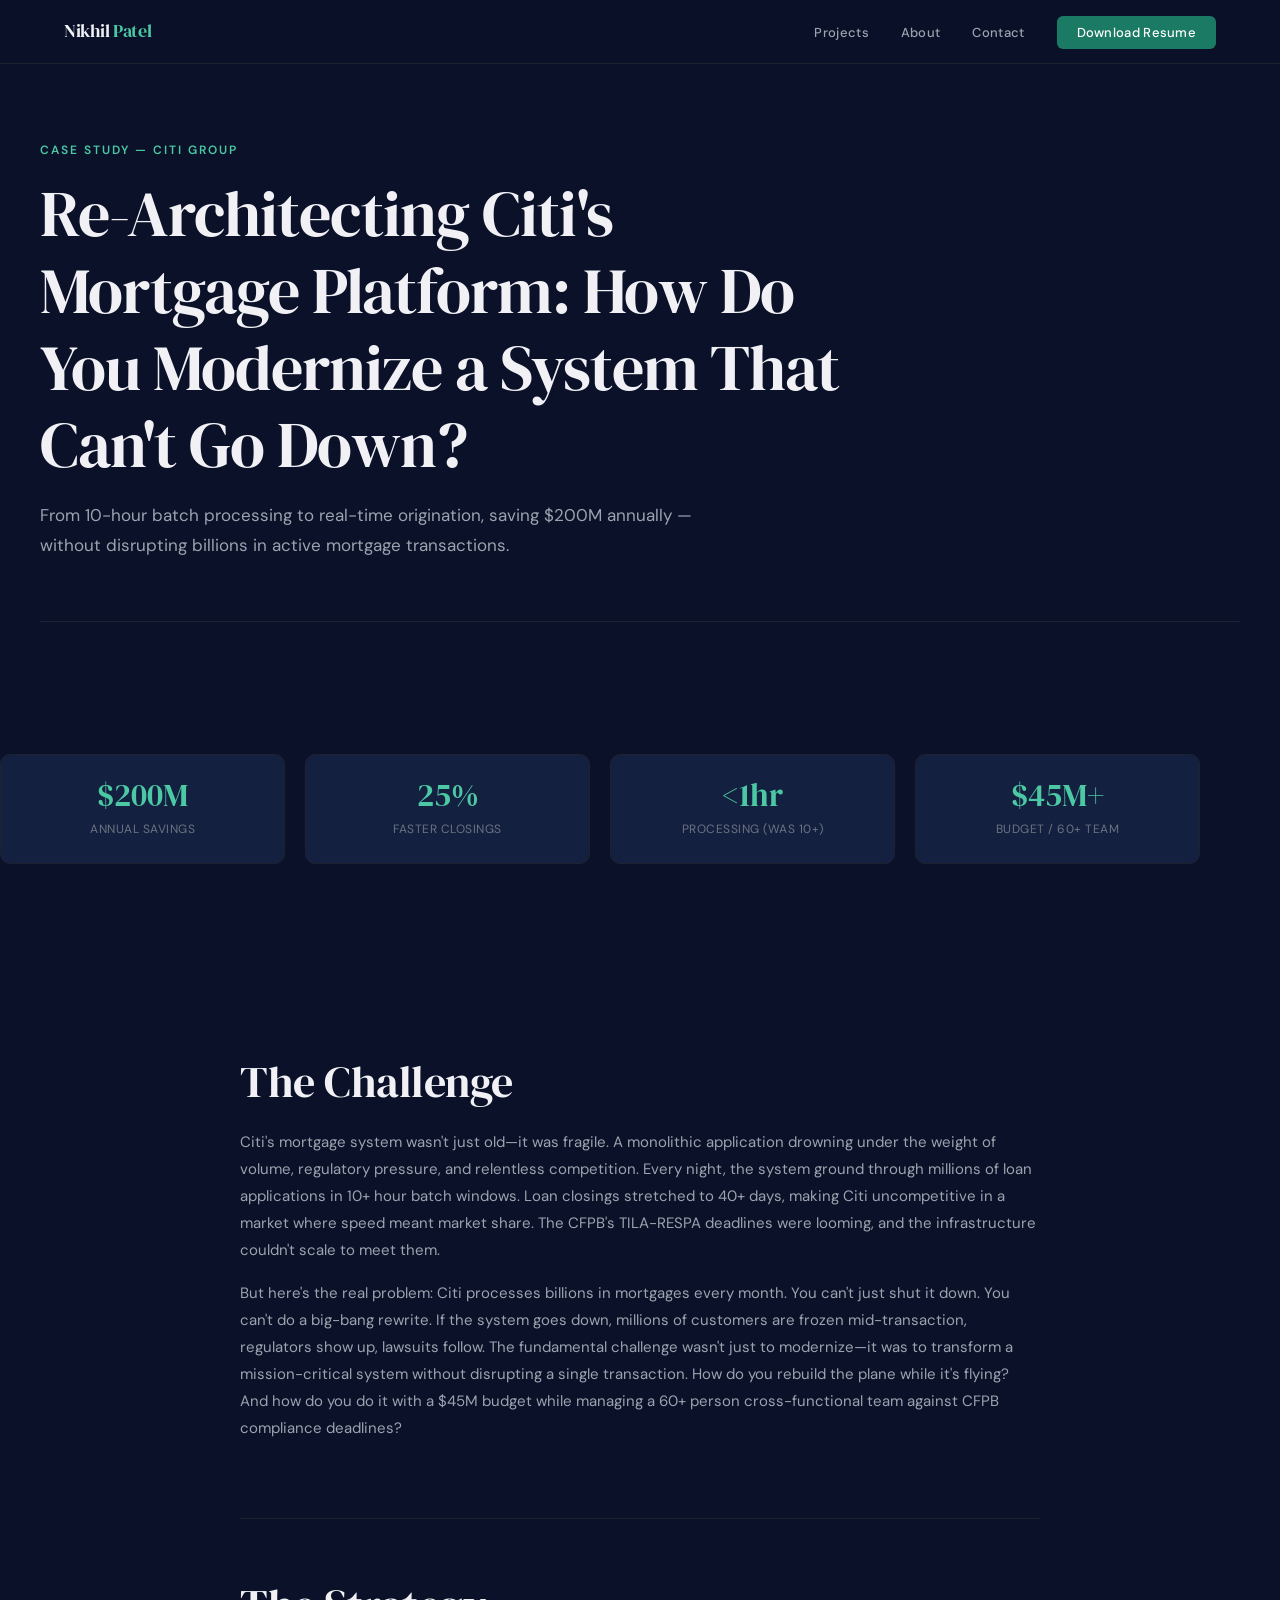
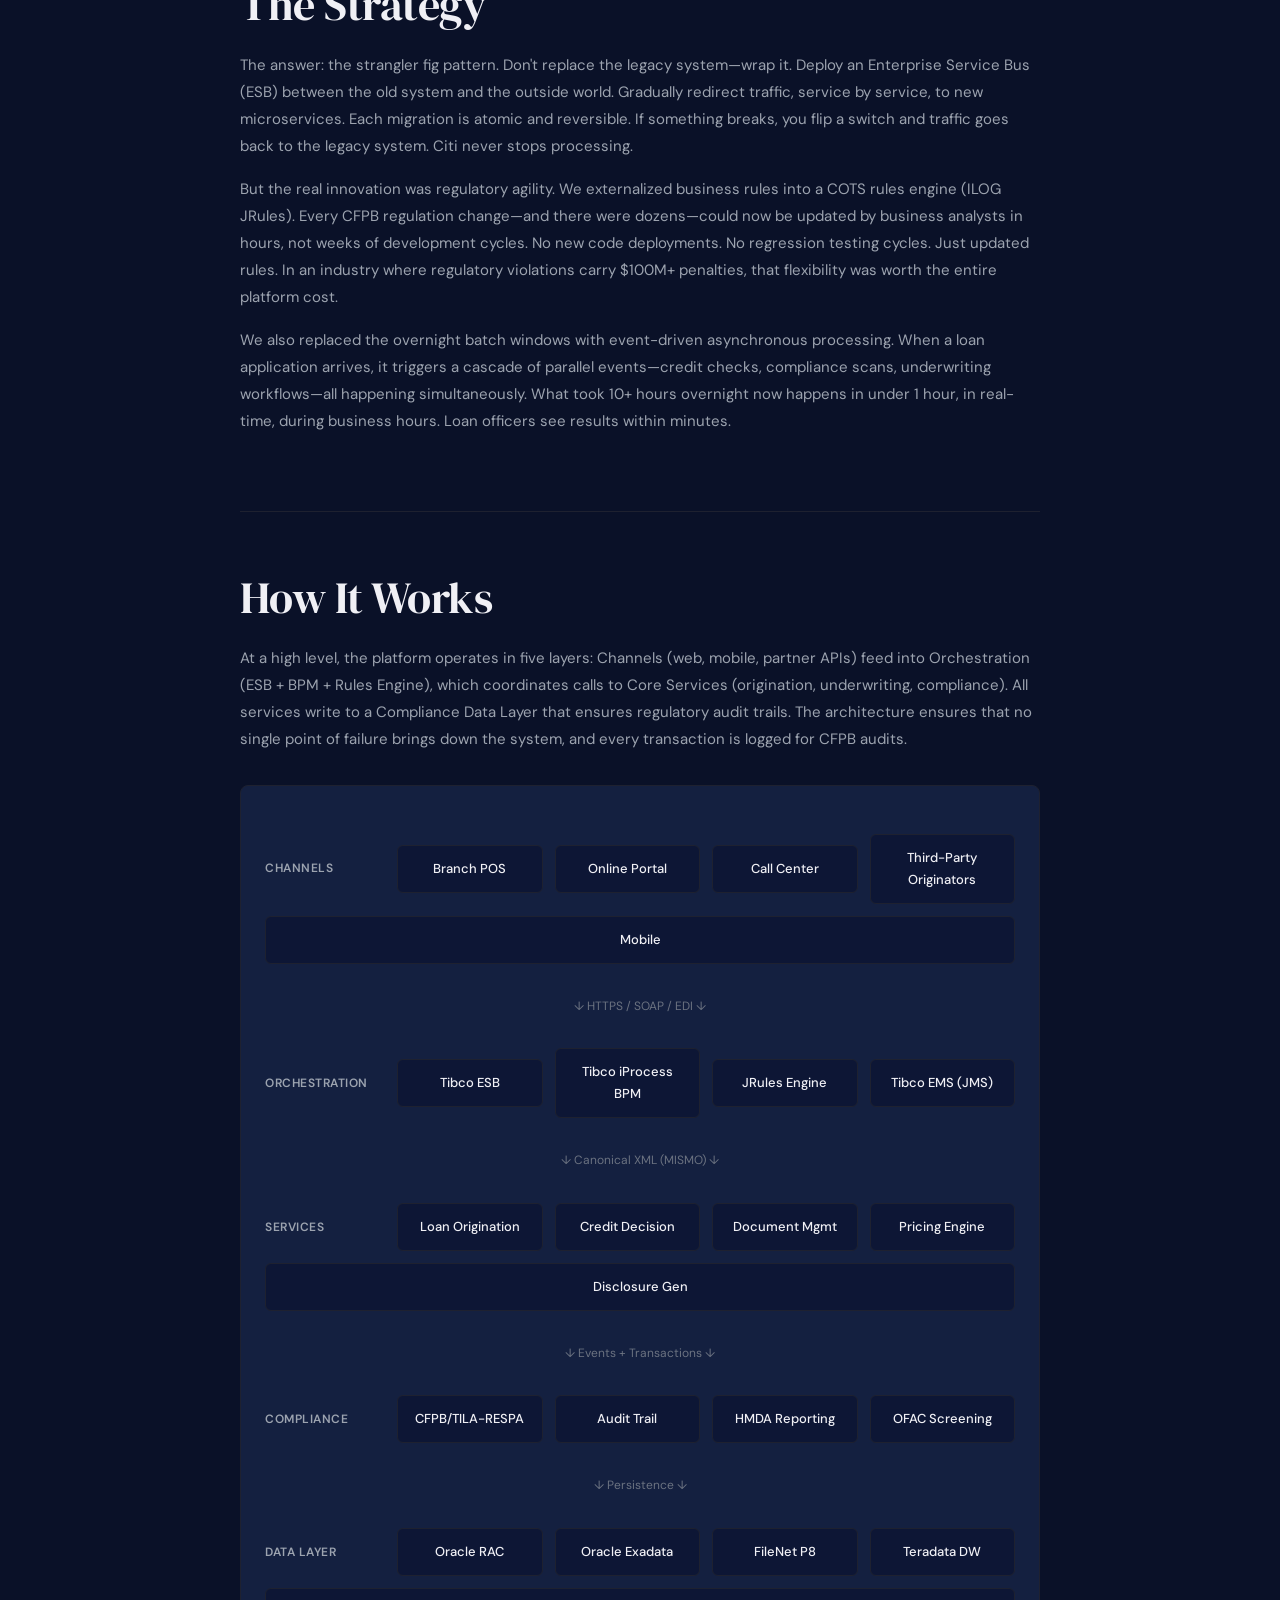
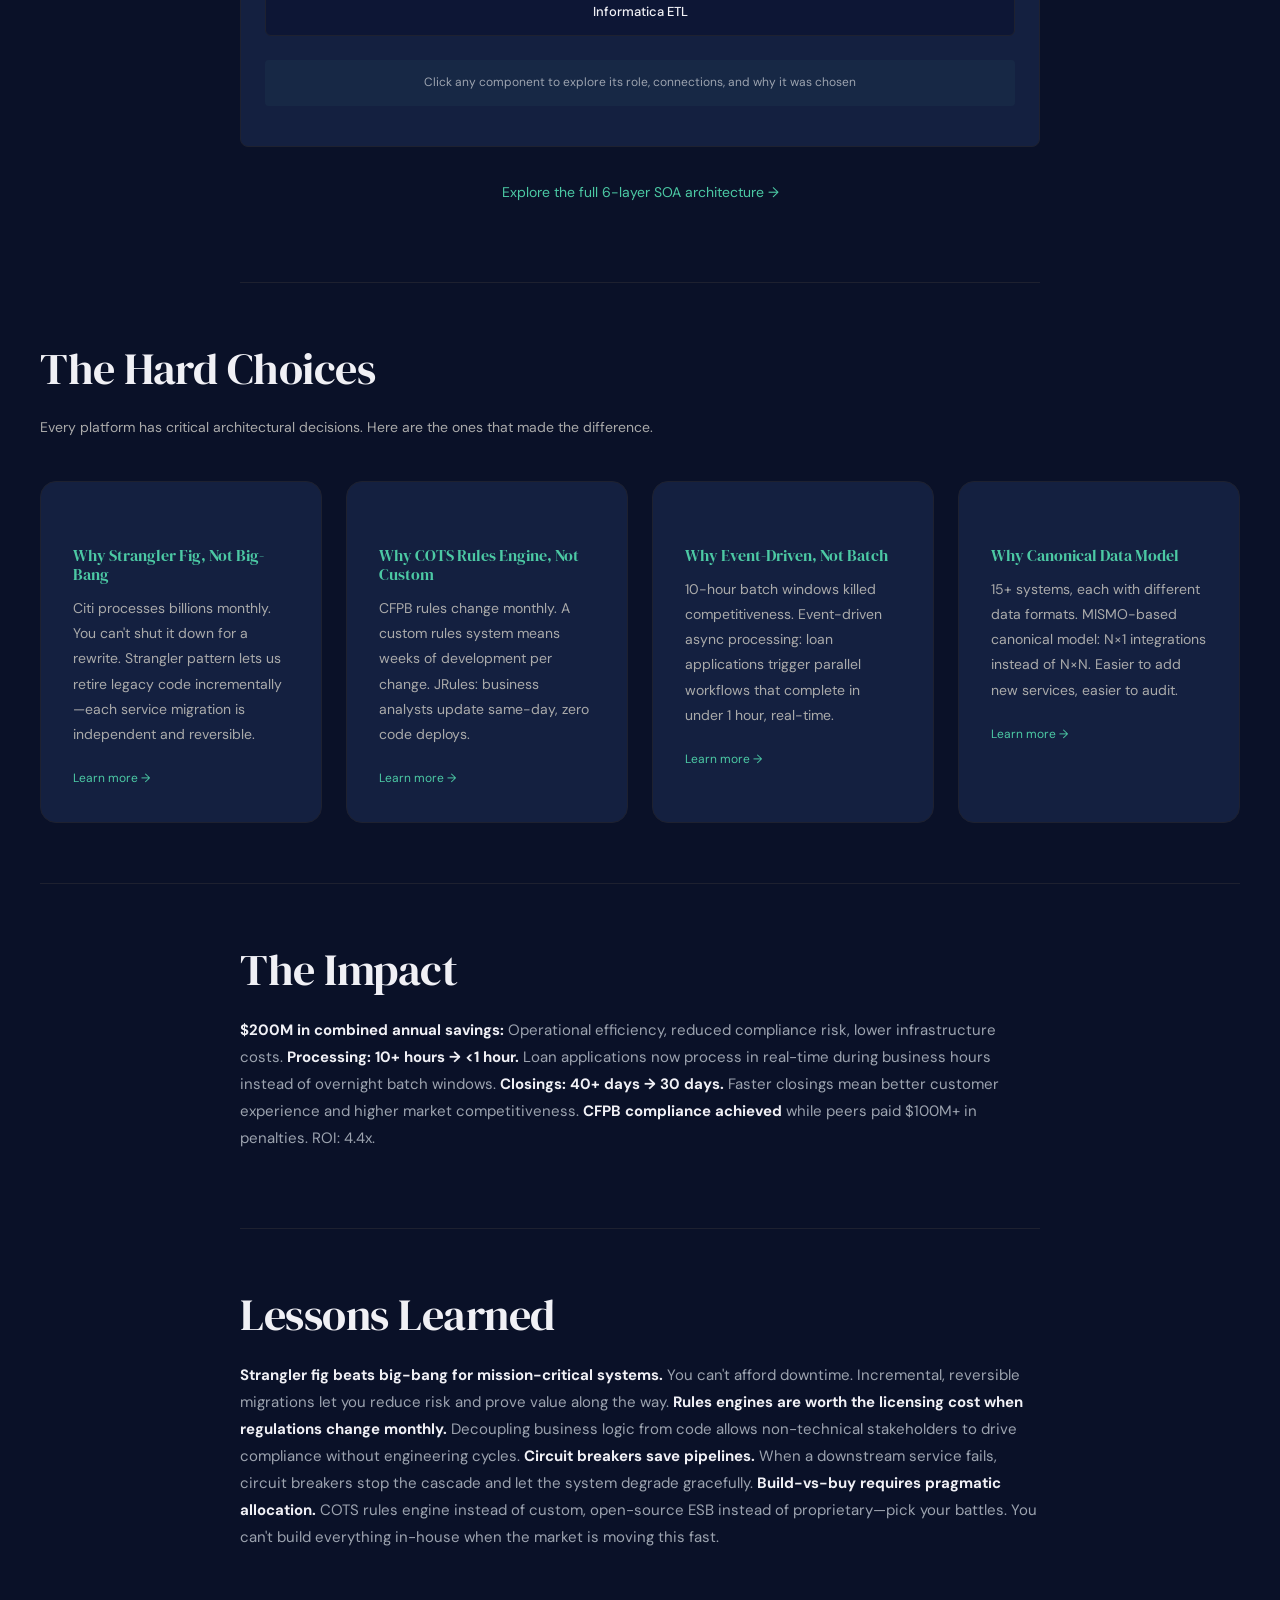
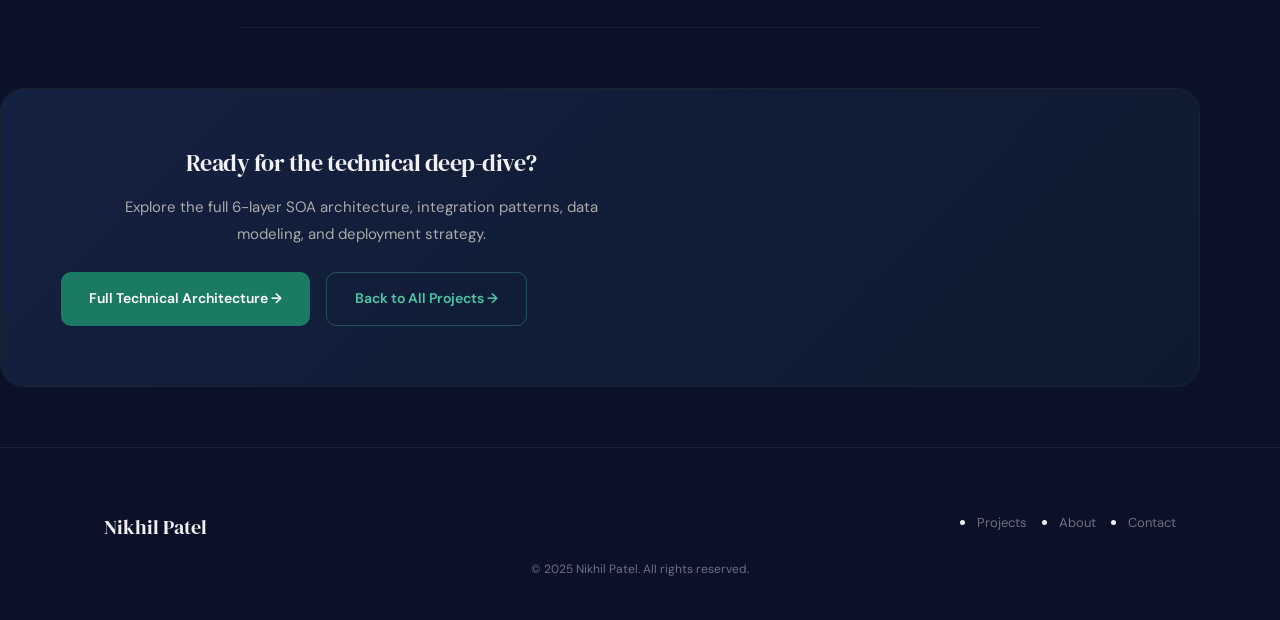
<file: project-citi.html>
<!DOCTYPE html>
<html lang="en">
<head>
    <meta charset="UTF-8">
    <meta name="viewport" content="width=device-width, initial-scale=1.0">
    <title>Citi Mortgage Platform — Nikhil Patel</title>
    <link rel="stylesheet" href="styles.css">
    <link rel="preconnect" href="https://fonts.googleapis.com">
    <link rel="preconnect" href="https://fonts.gstatic.com" crossorigin>
    <link href="https://fonts.googleapis.com/css2?family=DM+Sans:wght@400;500;600&family=DM+Serif+Display:wght@400&display=swap" rel="stylesheet">
    <style>
        /* Interactive Architecture Diagram */
        .interactive-arch {
            position: relative;
            margin: 32px 0;
            padding: 24px;
            background: var(--bg-card);
            border: 1px solid var(--border);
            border-radius: 8px;
        }

        .arch-row {
            display: flex;
            align-items: center;
            gap: 12px;
            margin: 24px 0;
            flex-wrap: wrap;
        }

        .arch-row-label {
            min-width: 120px;
            font-weight: 600;
            font-size: 12px;
            color: var(--text-secondary);
            text-transform: uppercase;
            letter-spacing: 0.5px;
        }

        .arch-node {
            flex: 1;
            min-width: 140px;
            padding: 12px 16px;
            background: var(--bg-secondary);
            border: 1px solid var(--border);
            border-radius: 6px;
            font-size: 13px;
            font-weight: 500;
            color: var(--text-primary);
            cursor: pointer;
            transition: all 0.2s ease;
            text-align: center;
        }

        .arch-node:hover {
            background: var(--accent);
            color: white;
            border-color: var(--accent);
            transform: translateY(-2px);
            box-shadow: 0 4px 12px rgba(76, 201, 164, 0.15);
        }

        .arch-flow {
            text-align: center;
            color: var(--text-muted);
            font-size: 12px;
            padding: 8px 0;
            margin: 8px 0;
        }

        .arch-hint {
            text-align: center;
            font-size: 12px;
            color: var(--text-secondary);
            margin-top: 24px;
            padding: 12px;
            background: rgba(76, 201, 164, 0.05);
            border-radius: 4px;
        }

        .detail-panel {
            display: none;
            position: fixed;
            top: 0;
            left: 0;
            right: 0;
            bottom: 0;
            background: rgba(0, 0, 0, 0.5);
            z-index: 1000;
            justify-content: center;
            align-items: center;
            padding: 20px;
        }

        .detail-panel.active {
            display: flex;
        }

        .detail-panel > div {
            background: var(--bg-card);
            border: 1px solid var(--border);
            border-radius: 8px;
            max-width: 600px;
            width: 100%;
            max-height: 80vh;
            overflow-y: auto;
            animation: slideUp 0.3s ease;
        }

        @keyframes slideUp {
            from {
                transform: translateY(20px);
                opacity: 0;
            }
            to {
                transform: translateY(0);
                opacity: 1;
            }
        }

        .detail-header {
            display: flex;
            justify-content: space-between;
            align-items: center;
            padding: 24px;
            border-bottom: 1px solid var(--border);
            position: sticky;
            top: 0;
            background: var(--bg-card);
        }

        .detail-title {
            font-size: 20px;
            font-weight: 600;
            color: var(--text-primary);
        }

        .detail-close {
            background: none;
            border: none;
            font-size: 28px;
            color: var(--text-secondary);
            cursor: pointer;
            padding: 0;
            width: 32px;
            height: 32px;
            display: flex;
            align-items: center;
            justify-content: center;
            transition: all 0.2s ease;
        }

        .detail-close:hover {
            color: var(--accent);
        }

        .detail-grid {
            padding: 24px;
            display: grid;
            grid-template-columns: repeat(auto-fit, minmax(200px, 1fr));
            gap: 24px;
        }

        .detail-item {
            display: flex;
            flex-direction: column;
            gap: 8px;
        }

        .detail-item-label {
            font-size: 11px;
            font-weight: 600;
            color: var(--text-secondary);
            text-transform: uppercase;
            letter-spacing: 0.5px;
        }

        .detail-item p {
            font-size: 13px;
            color: var(--text-primary);
            line-height: 1.5;
            margin: 0;
        }

        /* Responsive */
        @media (max-width: 768px) {
            .arch-row {
                flex-direction: column;
            }

            .arch-row-label {
                min-width: 100%;
            }

            .arch-node {
                width: 100%;
            }

            .detail-grid {
                grid-template-columns: 1fr;
            }

            .detail-panel > div {
                max-height: 90vh;
            }
        }
    </style>
</head>
<body>

<!-- ============================================
     NAVIGATION
     ============================================ -->
<nav class="nav">
    <a href="index.html" class="nav-name">Nikhil <span>Patel</span></a>
    <button class="nav-hamburger" id="hamburgerBtn">
        <span></span>
        <span></span>
        <span></span>
    </button>
    <ul class="nav-links" id="navLinks">
        <li><a href="index.html#projects">Projects</a></li>
        <li><a href="about.html">About</a></li>
        <li><a href="contact.html">Contact</a></li>
        <li><a href="Nikhil_Resume.pdf" class="nav-cta">Download Resume</a></li>
    </ul>
</nav>

<!-- ============================================
     PAGE HEADER
     ============================================ -->
<header class="page-header container">
    <div class="page-header-eyebrow">CASE STUDY — CITI GROUP</div>
    <h1>Re-Architecting Citi's Mortgage Platform: How Do You Modernize a System That Can't Go Down?</h1>
    <p class="page-header-desc">
        From 10-hour batch processing to real-time origination, saving $200M annually — without disrupting billions in active mortgage transactions.
    </p>
</header>

<!-- ============================================
     METRICS GRID
     ============================================ -->
<section class="section container metrics-grid">
    <div class="metric-card">
        <div class="metric-value">$200M</div>
        <div class="metric-label">Annual Savings</div>
    </div>
    <div class="metric-card">
        <div class="metric-value">25%</div>
        <div class="metric-label">Faster Closings</div>
    </div>
    <div class="metric-card">
        <div class="metric-value">&lt;1hr</div>
        <div class="metric-label">Processing (was 10+)</div>
    </div>
    <div class="metric-card">
        <div class="metric-value">$45M+</div>
        <div class="metric-label">Budget / 60+ Team</div>
    </div>
</section>

<!-- ============================================
     THE CHALLENGE
     ============================================ -->
<section class="content-section container-narrow">
    <h2>The Challenge</h2>
    <p>
        Citi's mortgage system wasn't just old—it was fragile. A monolithic application drowning under the weight of volume, regulatory pressure, and relentless competition. Every night, the system ground through millions of loan applications in 10+ hour batch windows. Loan closings stretched to 40+ days, making Citi uncompetitive in a market where speed meant market share. The CFPB's TILA-RESPA deadlines were looming, and the infrastructure couldn't scale to meet them.
    </p>
    <p>
        But here's the real problem: Citi processes billions in mortgages every month. You can't just shut it down. You can't do a big-bang rewrite. If the system goes down, millions of customers are frozen mid-transaction, regulators show up, lawsuits follow. The fundamental challenge wasn't just to modernize—it was to transform a mission-critical system without disrupting a single transaction. How do you rebuild the plane while it's flying? And how do you do it with a $45M budget while managing a 60+ person cross-functional team against CFPB compliance deadlines?
    </p>
</section>

<!-- ============================================
     THE STRATEGY
     ============================================ -->
<section class="content-section container-narrow">
    <h2>The Strategy</h2>
    <p>
        The answer: the strangler fig pattern. Don't replace the legacy system—wrap it. Deploy an Enterprise Service Bus (ESB) between the old system and the outside world. Gradually redirect traffic, service by service, to new microservices. Each migration is atomic and reversible. If something breaks, you flip a switch and traffic goes back to the legacy system. Citi never stops processing.
    </p>
    <p>
        But the real innovation was regulatory agility. We externalized business rules into a COTS rules engine (ILOG JRules). Every CFPB regulation change—and there were dozens—could now be updated by business analysts in hours, not weeks of development cycles. No new code deployments. No regression testing cycles. Just updated rules. In an industry where regulatory violations carry $100M+ penalties, that flexibility was worth the entire platform cost.
    </p>
    <p>
        We also replaced the overnight batch windows with event-driven asynchronous processing. When a loan application arrives, it triggers a cascade of parallel events—credit checks, compliance scans, underwriting workflows—all happening simultaneously. What took 10+ hours overnight now happens in under 1 hour, in real-time, during business hours. Loan officers see results within minutes.
    </p>
</section>

<!-- ============================================
     HOW IT WORKS
     ============================================ -->
<section class="content-section container-narrow">
    <h2>How It Works</h2>
    <p style="margin-bottom: 32px;">
        At a high level, the platform operates in five layers: Channels (web, mobile, partner APIs) feed into Orchestration (ESB + BPM + Rules Engine), which coordinates calls to Core Services (origination, underwriting, compliance). All services write to a Compliance Data Layer that ensures regulatory audit trails. The architecture ensures that no single point of failure brings down the system, and every transaction is logged for CFPB audits.
    </p>

    <div class="interactive-arch" id="archDiagram">
        <div class="arch-row">
            <div class="arch-row-label">Channels</div>
            <div class="arch-node" data-id="branch">Branch POS</div>
            <div class="arch-node" data-id="online">Online Portal</div>
            <div class="arch-node" data-id="call-center">Call Center</div>
            <div class="arch-node" data-id="tpo">Third-Party Originators</div>
            <div class="arch-node" data-id="mobile">Mobile</div>
        </div>
        <div class="arch-flow">↓ HTTPS / SOAP / EDI ↓</div>
        <div class="arch-row">
            <div class="arch-row-label">Orchestration</div>
            <div class="arch-node" data-id="esb">Tibco ESB</div>
            <div class="arch-node" data-id="bpm">Tibco iProcess BPM</div>
            <div class="arch-node" data-id="rules">JRules Engine</div>
            <div class="arch-node" data-id="ems">Tibco EMS (JMS)</div>
        </div>
        <div class="arch-flow">↓ Canonical XML (MISMO) ↓</div>
        <div class="arch-row">
            <div class="arch-row-label">Services</div>
            <div class="arch-node" data-id="origination">Loan Origination</div>
            <div class="arch-node" data-id="credit">Credit Decision</div>
            <div class="arch-node" data-id="docs">Document Mgmt</div>
            <div class="arch-node" data-id="pricing">Pricing Engine</div>
            <div class="arch-node" data-id="disclosure">Disclosure Gen</div>
        </div>
        <div class="arch-flow">↓ Events + Transactions ↓</div>
        <div class="arch-row">
            <div class="arch-row-label">Compliance</div>
            <div class="arch-node" data-id="cfpb">CFPB/TILA-RESPA</div>
            <div class="arch-node" data-id="audit-trail">Audit Trail</div>
            <div class="arch-node" data-id="hmda">HMDA Reporting</div>
            <div class="arch-node" data-id="ofac">OFAC Screening</div>
        </div>
        <div class="arch-flow">↓ Persistence ↓</div>
        <div class="arch-row">
            <div class="arch-row-label">Data Layer</div>
            <div class="arch-node" data-id="oracle-rac">Oracle RAC</div>
            <div class="arch-node" data-id="exadata">Oracle Exadata</div>
            <div class="arch-node" data-id="filenet">FileNet P8</div>
            <div class="arch-node" data-id="teradata">Teradata DW</div>
            <div class="arch-node" data-id="informatica">Informatica ETL</div>
        </div>
        <p class="arch-hint">Click any component to explore its role, connections, and why it was chosen</p>
        <div class="detail-panel" id="detailPanel">
            <div>
                <div class="detail-header">
                    <div class="detail-title" id="detailTitle"></div>
                    <button class="detail-close" id="detailClose">&times;</button>
                </div>
                <div class="detail-grid" id="detailGrid"></div>
            </div>
        </div>
    </div>

    <p style="margin-top: 32px; text-align: center;">
        <a href="project-citi-deep-dive.html" style="color: #4cc9a4; text-decoration: none; font-size: 14px;">Explore the full 6-layer SOA architecture →</a>
    </p>
</section>

<!-- ============================================
     THE HARD CHOICES
     ============================================ -->
<section class="content-section container">
    <h2>The Hard Choices</h2>
    <p style="margin-bottom: 40px; color: #aaa; font-size: 14px;">
        Every platform has critical architectural decisions. Here are the ones that made the difference.
    </p>

    <div style="display: grid; grid-template-columns: repeat(auto-fit, minmax(260px, 1fr)); gap: 24px;">
        <div class="card">
            <h3 style="color: #4cc9a4; font-size: 16px; margin-bottom: 12px;">Why Strangler Fig, Not Big-Bang</h3>
            <p style="font-size: 14px; color: #aaa; margin-bottom: 16px;">
                Citi processes billions monthly. You can't shut it down for a rewrite. Strangler pattern lets us retire legacy code incrementally—each service migration is independent and reversible.
            </p>
            <a href="project-citi-deep-dive.html" style="font-size: 12px; color: #4cc9a4; text-decoration: none;">Learn more →</a>
        </div>

        <div class="card">
            <h3 style="color: #4cc9a4; font-size: 16px; margin-bottom: 12px;">Why COTS Rules Engine, Not Custom</h3>
            <p style="font-size: 14px; color: #aaa; margin-bottom: 16px;">
                CFPB rules change monthly. A custom rules system means weeks of development per change. JRules: business analysts update same-day, zero code deploys.
            </p>
            <a href="project-citi-deep-dive.html" style="font-size: 12px; color: #4cc9a4; text-decoration: none;">Learn more →</a>
        </div>

        <div class="card">
            <h3 style="color: #4cc9a4; font-size: 16px; margin-bottom: 12px;">Why Event-Driven, Not Batch</h3>
            <p style="font-size: 14px; color: #aaa; margin-bottom: 16px;">
                10-hour batch windows killed competitiveness. Event-driven async processing: loan applications trigger parallel workflows that complete in under 1 hour, real-time.
            </p>
            <a href="project-citi-deep-dive.html" style="font-size: 12px; color: #4cc9a4; text-decoration: none;">Learn more →</a>
        </div>

        <div class="card">
            <h3 style="color: #4cc9a4; font-size: 16px; margin-bottom: 12px;">Why Canonical Data Model</h3>
            <p style="font-size: 14px; color: #aaa; margin-bottom: 16px;">
                15+ systems, each with different data formats. MISMO-based canonical model: N×1 integrations instead of N×N. Easier to add new services, easier to audit.
            </p>
            <a href="project-citi-deep-dive.html" style="font-size: 12px; color: #4cc9a4; text-decoration: none;">Learn more →</a>
        </div>
    </div>
</section>

<!-- ============================================
     THE IMPACT
     ============================================ -->
<section class="content-section container-narrow">
    <h2>The Impact</h2>
    <p>
        <strong>$200M in combined annual savings:</strong> Operational efficiency, reduced compliance risk, lower infrastructure costs. <strong>Processing: 10+ hours → &lt;1 hour.</strong> Loan applications now process in real-time during business hours instead of overnight batch windows. <strong>Closings: 40+ days → 30 days.</strong> Faster closings mean better customer experience and higher market competitiveness. <strong>CFPB compliance achieved</strong> while peers paid $100M+ in penalties. ROI: 4.4x.
    </p>
</section>

<!-- ============================================
     LESSONS LEARNED
     ============================================ -->
<section class="content-section container-narrow">
    <h2>Lessons Learned</h2>
    <p>
        <strong>Strangler fig beats big-bang for mission-critical systems.</strong> You can't afford downtime. Incremental, reversible migrations let you reduce risk and prove value along the way. <strong>Rules engines are worth the licensing cost when regulations change monthly.</strong> Decoupling business logic from code allows non-technical stakeholders to drive compliance without engineering cycles. <strong>Circuit breakers save pipelines.</strong> When a downstream service fails, circuit breakers stop the cascade and let the system degrade gracefully. <strong>Build-vs-buy requires pragmatic allocation.</strong> COTS rules engine instead of custom, open-source ESB instead of proprietary—pick your battles. You can't build everything in-house when the market is moving this fast.
    </p>
</section>

<!-- ============================================
     CTA SECTION
     ============================================ -->
<section class="cta-banner container">
    <div style="max-width: 600px;">
        <h2 style="font-size: 24px; margin-bottom: 16px;">Ready for the technical deep-dive?</h2>
        <p style="color: #aaa; margin-bottom: 24px;">
            Explore the full 6-layer SOA architecture, integration patterns, data modeling, and deployment strategy.
        </p>
        <div style="display: flex; gap: 16px; flex-wrap: wrap;">
            <a href="project-citi-deep-dive.html" class="btn btn-primary">Full Technical Architecture →</a>
            <a href="index.html#projects" class="btn" style="border: 1px solid rgba(76, 201, 164, 0.3); background: transparent;">Back to All Projects →</a>
        </div>
    </div>
</section>

<!-- ============================================
     FOOTER
     ============================================ -->
<footer class="footer">
    <div class="container">
        <div style="display: flex; justify-content: space-between; align-items: center; flex-wrap: wrap; gap: 32px;">
            <div class="footer-name">Nikhil Patel</div>
            <ul class="footer-links">
                <li><a href="index.html#projects">Projects</a></li>
                <li><a href="about.html">About</a></li>
                <li><a href="contact.html">Contact</a></li>
            </ul>
        </div>
        <p class="footer-copy">
            © 2025 Nikhil Patel. All rights reserved.
        </p>
    </div>
</footer>

<!-- ============================================
     MOBILE MENU TOGGLE
     ============================================ -->
<script>
    const hamburgerBtn = document.getElementById('hamburgerBtn');
    const navLinks = document.getElementById('navLinks');

    hamburgerBtn.addEventListener('click', () => {
        navLinks.style.display = navLinks.style.display === 'flex' ? 'none' : 'flex';
    });

    // Close menu when a link is clicked
    document.querySelectorAll('.nav-links a').forEach(link => {
        link.addEventListener('click', () => {
            navLinks.style.display = 'none';
        });
    });
</script>

<!-- ============================================
     INTERACTIVE ARCHITECTURE DIAGRAM
     ============================================ -->
<script>
    const architectureData = {
        branch: {
            title: 'Branch POS',
            whatItIs: 'Branch point-of-sale systems integrated with Encompass LOS',
            howItOperates: 'Loan officers enter application data directly. Connected to ESB via SOAP web services.',
            connections: 'Feeds into Tibco ESB; part of Channels layer',
            whyChosen: 'Represents 60% of origination volume. Direct officer workflow integration critical for legacy adoption.'
        },
        online: {
            title: 'Online Portal',
            whatItIs: 'J2EE web application on WebSphere for self-service',
            howItOperates: 'Customers check application status, upload documents, check rates. Connected via REST API to ESB.',
            connections: 'REST API to ESB; shared data model with Mobile',
            whyChosen: 'Growing channel — 25% of volume. Self-service reduces operational costs and improves customer experience.'
        },
        'call-center': {
            title: 'Call Center',
            whatItIs: 'CTI integration with Avaya telephony system',
            howItOperates: 'Agents use screen-pop for incoming calls. Connected to ESB for real-time loan lookup.',
            connections: 'Avaya CTI → ESB lookup service',
            whyChosen: 'Handles complex cases escalated from online. Personal touch for high-value customers.'
        },
        tpo: {
            title: 'Third-Party Originators',
            whatItIs: 'B2B gateway for mortgage brokers',
            howItOperates: 'TPOs submit applications via EDI/XML format. Validated at gateway, normalized to MISMO canonical schema.',
            connections: 'B2B Gateway → ESB with schema translation',
            whyChosen: 'Partners generate significant volume. Standardization prevents data quality issues across diverse systems.'
        },
        mobile: {
            title: 'Mobile',
            whatItIs: 'Responsive web application for mobile devices',
            howItOperates: 'Rate calculators, application status, document upload via camera. Same backend as Online Portal via shared API.',
            connections: 'Shared API layer with Online Portal',
            whyChosen: 'Pre-native app era decision. Web-based allows rapid updates without app store reviews.'
        },
        esb: {
            title: 'Tibco ESB',
            whatItIs: 'Enterprise Service Bus — the central orchestration hub',
            howItOperates: 'Mediates ALL service communication. Protocol transformation (SOAP↔REST↔MQ), content-based routing, MISMO XML enforcement.',
            connections: 'Connects Channels to Orchestration to Services to Data Layer',
            whyChosen: 'The "strangler fig" wrap point. Legacy system sits behind ESB. Enables incremental service migration without disrupting production.'
        },
        bpm: {
            title: 'Tibco iProcess BPM',
            whatItIs: 'Business Process Management engine',
            howItOperates: 'Models full loan lifecycle as BPMN workflow: Application → Processing → Underwriting → Approval → Closing → Funding → Post-Close.',
            connections: 'Orchestrates service calls; receives events from EMS',
            whyChosen: 'Visual workflow modeling. Business stakeholders can see and modify process without code. SLA tracking per stage.'
        },
        rules: {
            title: 'JRules Engine',
            whatItIs: 'IBM ILOG Rules engine with 2000+ business rules',
            howItOperates: 'Evaluates eligibility, pricing, compliance, fraud detection. Rules maintained by business analysts via authoring UI, not developers.',
            connections: 'Called by BPM; external rule updates at runtime',
            whyChosen: 'Regulatory agility. CFPB rule changes deploy in hours, not weeks. No code deployment cycles.'
        },
        ems: {
            title: 'Tibco EMS (JMS)',
            whatItIs: 'Message-oriented middleware for async processing',
            howItOperates: 'Topics for pub/sub events (loan.submitted, underwriting.complete). Queues for guaranteed delivery.',
            connections: 'Subscribers: Credit, Docs, Compliance; Publishers: BPM, Services',
            whyChosen: 'Enables event-driven processing. Replaced 10-hour batch windows with real-time async workflows.'
        },
        origination: {
            title: 'Loan Origination',
            whatItIs: 'Core loan origination service managing lifecycle state machine',
            howItOperates: 'SOAP/WSDL web service on WebSphere. Handles application creation, status transitions, lock management.',
            connections: 'Central hub — receives requests from BPM, channels data to Credit, Pricing, Docs',
            whyChosen: 'The heart of the platform. Manages state transitions atomically. Every change triggers audit trail.'
        },
        credit: {
            title: 'Credit Decision',
            whatItIs: 'Integrates with 3 credit bureaus (Experian, TransUnion, Equifax)',
            howItOperates: 'XML gateway for bureau calls. Aggregates scores, applies credit overlays, calculates debt-to-income ratios.',
            connections: 'Called by BPM; circuit breaker pattern protects against bureau outages',
            whyChosen: 'Mission-critical. Must be extremely reliable. Circuit breaker prevents cascade failures when bureaus are down.'
        },
        docs: {
            title: 'Document Mgmt',
            whatItIs: 'IBM FileNet P8 for document storage and retrieval',
            howItOperates: 'Automated document classification. OCR for scanned documents. Manages all loan documents through lifecycle.',
            connections: 'Receives documents from all channels and services',
            whyChosen: 'Compliance requirement: every document stored and retrievable for 7+ years. Built-in audit trail and version control.'
        },
        pricing: {
            title: 'Pricing Engine',
            whatItIs: 'Real-time rate lock engine with hedging desk integration',
            howItOperates: 'Calculates margin, matches investor eligibility, applies pricing exceptions. Time-sensitive — rate locks have expiration windows.',
            connections: 'Called by origination; fed by trading desk, investor feeds',
            whyChosen: 'Time-sensitive business logic. Rate locks prevent losses. Pricing exceptions require audit trail for compliance.'
        },
        disclosure: {
            title: 'Disclosure Gen',
            whatItIs: 'Automated TILA-RESPA Integrated Disclosure generation',
            howItOperates: 'Produces Loan Estimate (LE) and Closing Disclosure (CD) documents. CFPB-mandated format and timing rules.',
            connections: 'Triggered by origination service; stores in FileNet',
            whyChosen: 'Critical compliance function. Wrong disclosure = regulatory penalty. Automation prevents human error on CFPB deadlines.'
        },
        cfpb: {
            title: 'CFPB/TILA-RESPA',
            whatItIs: 'CFPB compliance engine implementing TRID rules',
            howItOperates: 'Validates timing windows (3-day LE delivery, 3-day CD delivery before closing). Automated compliance checking prevents human error.',
            connections: 'Validates rules from JRules; updates Audit Trail',
            whyChosen: 'Regulatory risk management. CFPB violations: $100M+ penalties. Automation prevents drift from rules.'
        },
        'audit-trail': {
            title: 'Audit Trail',
            whatItIs: 'Complete audit log of every loan action',
            howItOperates: 'Who did what, when, why. Immutable log in Oracle database. Every state transition logged.',
            connections: 'Updated by all services; queried by regulatory examiners, litigation discovery',
            whyChosen: 'Regulatory requirement for examination and litigation support. SOX compliance. Chain of custody for every decision.'
        },
        hmda: {
            title: 'HMDA Reporting',
            whatItIs: 'Home Mortgage Disclosure Act reporting module',
            howItOperates: 'Aggregates loan data for annual CFPB submission. Demographic data collection, geocoding, rate spread calculation.',
            connections: 'Reads from Data Layer; outputs to CFPB',
            whyChosen: 'Non-compliance penalties are severe. HMDA data collected at origination, compiled once annually.'
        },
        ofac: {
            title: 'OFAC Screening',
            whatItIs: 'Office of Foreign Assets Control sanctions screening',
            howItOperates: 'Every applicant and co-applicant screened against SDN (Specially Designated Nationals) list. Real-time screening at application and closing.',
            connections: 'Called by origination; false positive resolution workflow in BPM',
            whyChosen: 'Anti-money laundering compliance. False positives resolved manually with audit trail.'
        },
        'oracle-rac': {
            title: 'Oracle RAC',
            whatItIs: 'Oracle Real Application Clusters 12c — primary OLTP database',
            howItOperates: '2-node active-active for high availability. Data Guard for disaster recovery (RPO: 0, RTO: 4 hours). Partitioned by origination date (monthly).',
            connections: 'Stores all operational data; feeds Teradata DW',
            whyChosen: 'Handles millions of concurrent transactions. No single point of failure. Partitioning enables efficient queries on large datasets.'
        },
        exadata: {
            title: 'Oracle Exadata',
            whatItIs: 'Oracle Exadata Smart Scan for batch processing',
            howItOperates: 'Parallel query execution. Replaced 10-hour batch windows — processing reduced to under 45 minutes. Used for month-end processing, regulatory reporting.',
            connections: 'Reads from RAC in parallel; supports analytics queries',
            whyChosen: 'Massive performance improvement. Smart Scan technology filters data at storage layer, not network.'
        },
        filenet: {
            title: 'FileNet P8',
            whatItIs: 'IBM FileNet P8 document management system',
            howItOperates: 'Stores and manages all loan documents (applications, appraisals, disclosures, closing packages). Version control, access control, retention policies.',
            connections: 'Receives from Disclosure Gen, origination; integrates with imaging',
            whyChosen: 'Enterprise document platform. Integration with imaging scanners. Retention policies automated (destroy after 7 years).'
        },
        teradata: {
            title: 'Teradata DW',
            whatItIs: 'Enterprise data warehouse for analytics',
            howItOperates: 'Fed by Informatica ETL from operational databases. Powers executive dashboards, trend analysis, regulatory submissions.',
            connections: 'Receives data via Informatica; serves analytics layer',
            whyChosen: 'Decouples analytics from production OLTP. Enables complex aggregations without impacting transaction processing.'
        },
        informatica: {
            title: 'Informatica ETL',
            whatItIs: 'Informatica PowerCenter for data integration',
            howItOperates: 'Moves data between operational systems (Oracle RAC) and analytical stores (Teradata, reporting databases). Scheduled and event-triggered flows.',
            connections: 'Reads from RAC; writes to Teradata and reporting systems',
            whyChosen: 'Data quality and deduplication rules. Scheduled flows for batch reporting; event-triggered for real-time analytics.'
        }
    };

    // Detail panel HTML template
    function renderDetail(id) {
        const data = architectureData[id];
        if (!data) return;

        const detailTitle = document.getElementById('detailTitle');
        const detailGrid = document.getElementById('detailGrid');

        detailTitle.textContent = data.title;

        detailGrid.innerHTML = `
            <div class="detail-item">
                <div class="detail-item-label">What It Is</div>
                <p>${data.whatItIs}</p>
            </div>
            <div class="detail-item">
                <div class="detail-item-label">How It Operates</div>
                <p>${data.howItOperates}</p>
            </div>
            <div class="detail-item">
                <div class="detail-item-label">Connections</div>
                <p>${data.connections}</p>
            </div>
            <div class="detail-item">
                <div class="detail-item-label">Why Chosen</div>
                <p>${data.whyChosen}</p>
            </div>
        `;

        const detailPanel = document.getElementById('detailPanel');
        detailPanel.classList.add('active');
    }

    // Click handlers
    document.querySelectorAll('.arch-node').forEach(node => {
        node.addEventListener('click', () => {
            const id = node.getAttribute('data-id');
            renderDetail(id);
        });
    });

    // Close detail panel
    document.getElementById('detailClose').addEventListener('click', () => {
        document.getElementById('detailPanel').classList.remove('active');
    });

    document.getElementById('detailPanel').addEventListener('click', (e) => {
        if (e.target.id === 'detailPanel') {
            document.getElementById('detailPanel').classList.remove('active');
        }
    });

    // Close on Escape key
    document.addEventListener('keydown', (e) => {
        if (e.key === 'Escape') {
            document.getElementById('detailPanel').classList.remove('active');
        }
    });
</script>

</body>
</html>
</file>
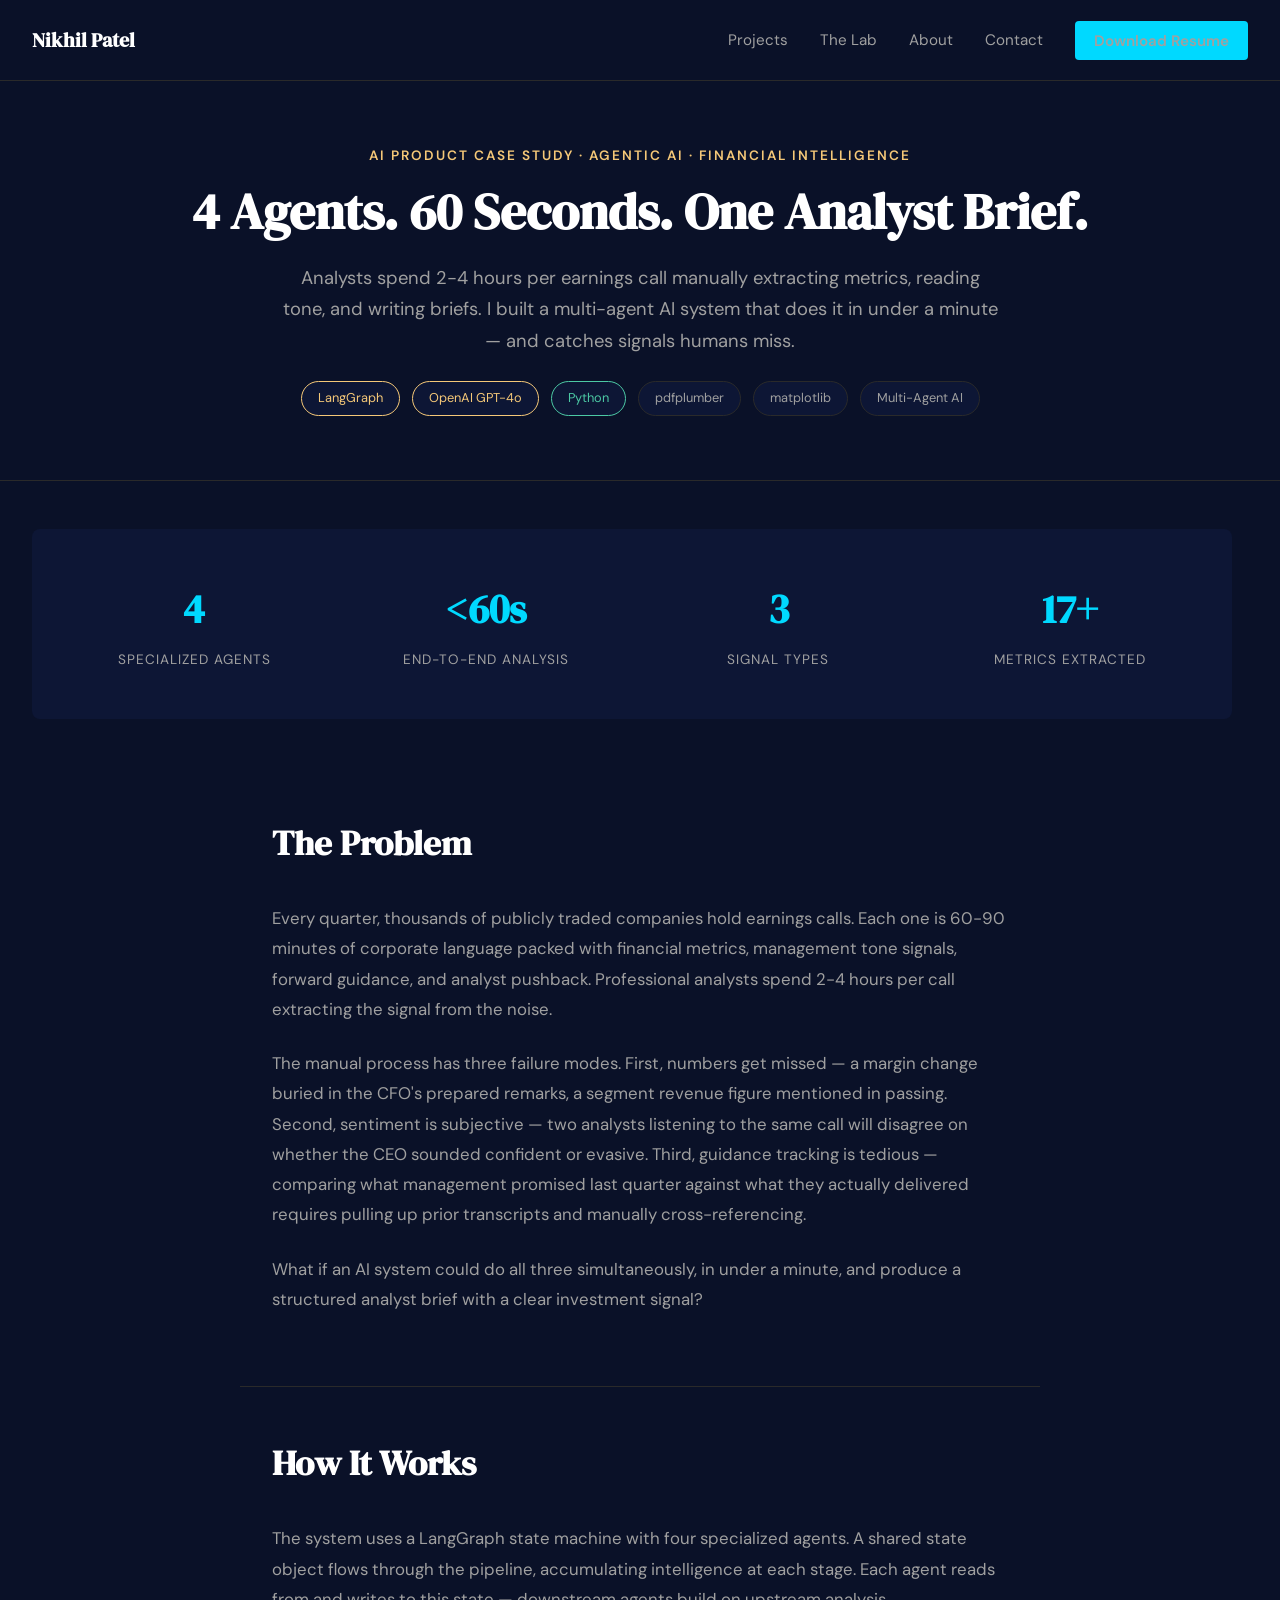
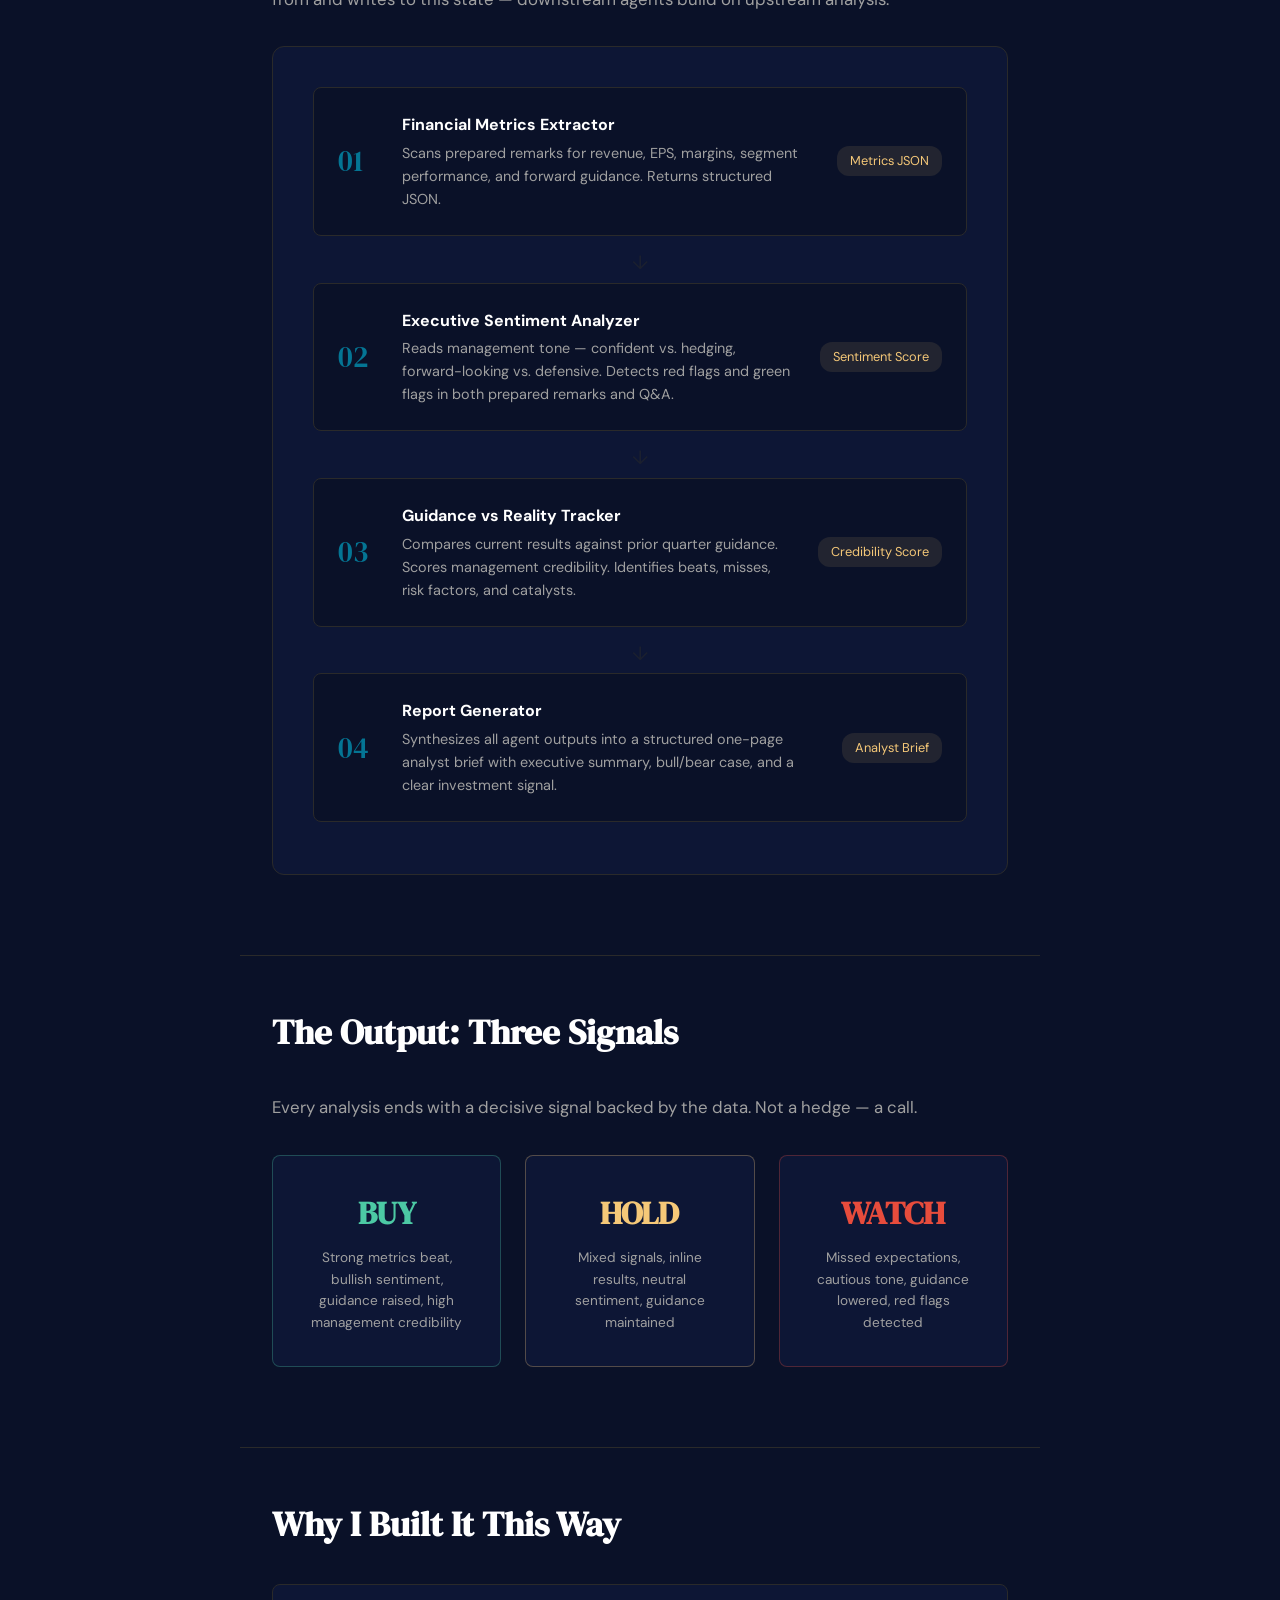
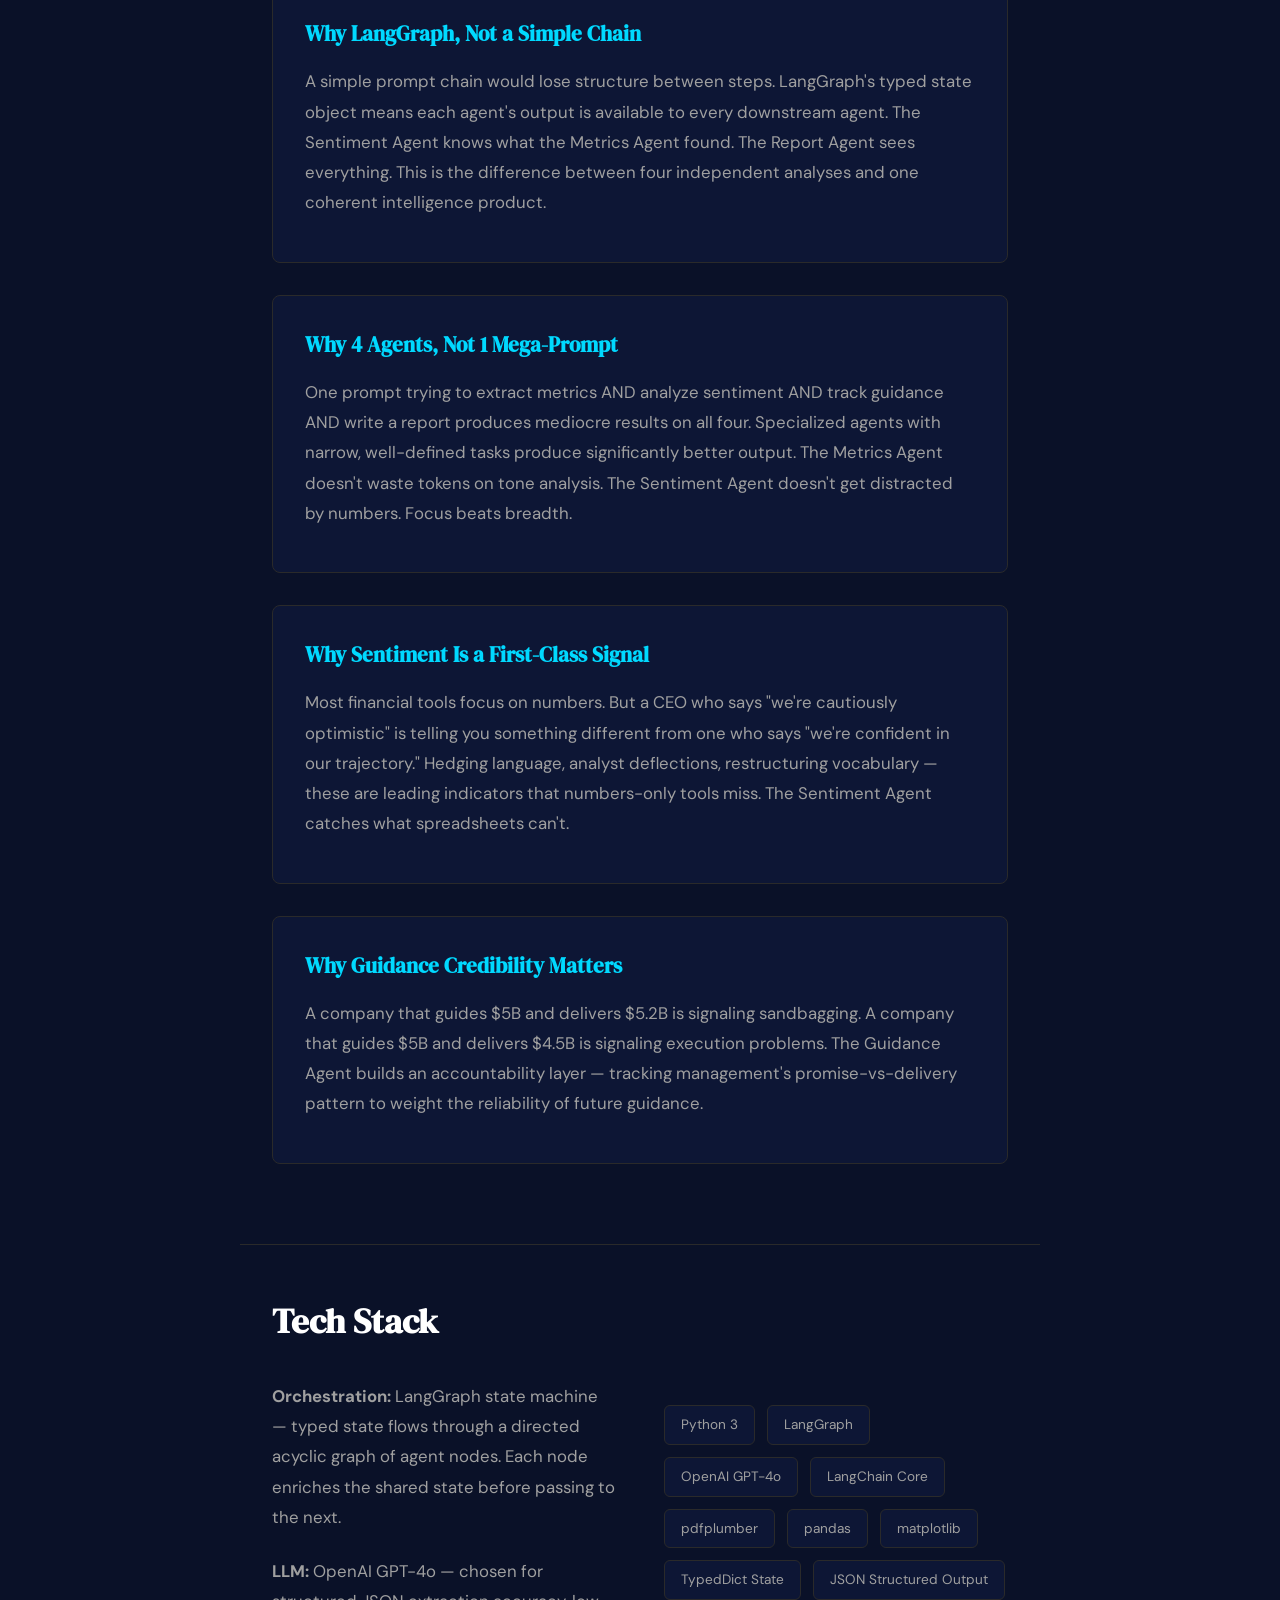
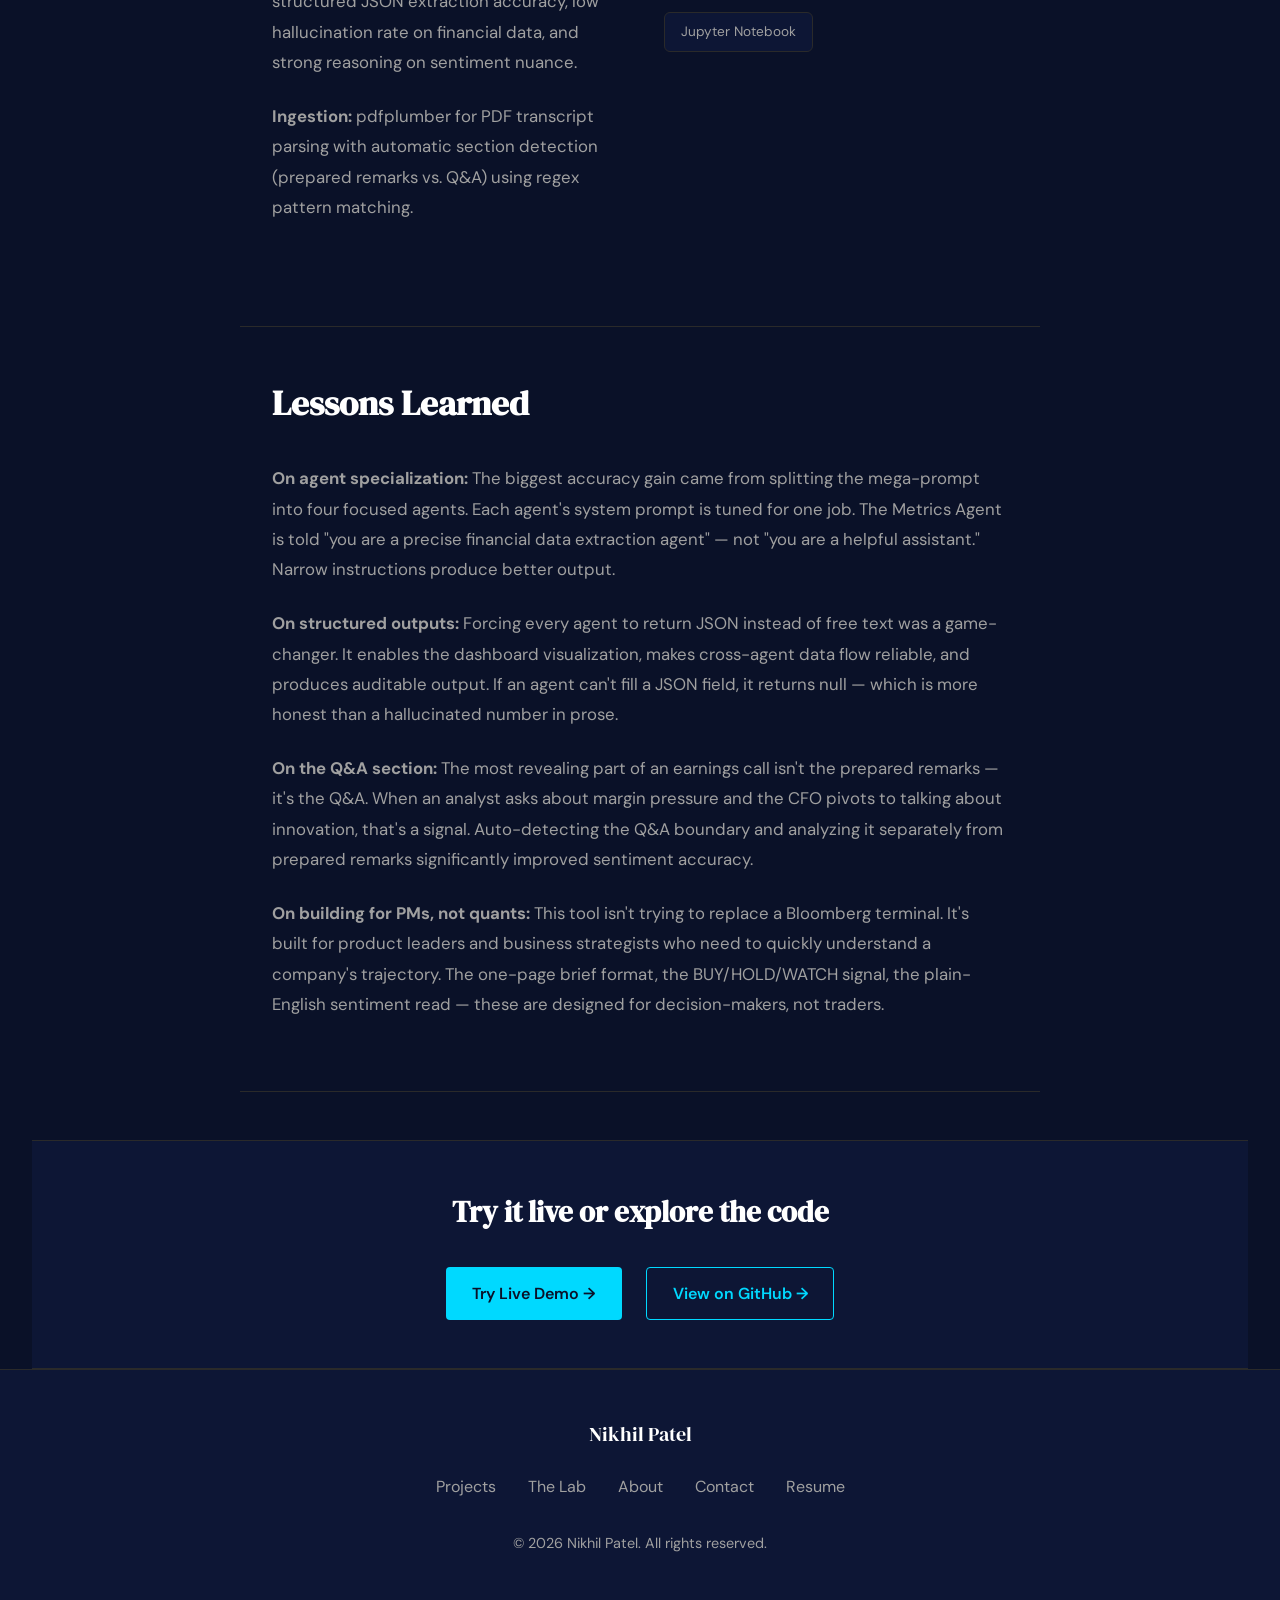
<file: project-earnings-analyzer.html>
<!DOCTYPE html>
<html lang="en">
<head>
    <meta charset="UTF-8">
    <meta name="viewport" content="width=device-width, initial-scale=1.0">
    <title>AI Earnings Call Analyzer: 4 Agents, 60 Seconds, One Analyst Brief</title>
    <link rel="preconnect" href="https://fonts.googleapis.com">
    <link rel="preconnect" href="https://fonts.gstatic.com" crossorigin>
    <link href="https://fonts.googleapis.com/css2?family=DM+Sans:wght@400;500;700&family=DM+Serif+Display:ital@0;1&display=swap" rel="stylesheet">
    <style>
        :root {
            --bg-primary: #0a1128;
            --bg-secondary: #0d1635;
            --text-primary: #ffffff;
            --text-secondary: #a0a0a0;
            --accent: #00d9ff;
            --accent-dark: #0099cc;
            --gold: #F5C878;
            --teal: #4CC9A4;
            --red: #e74c3c;
            --border: #2a2a2a;
        }

        * { margin: 0; padding: 0; box-sizing: border-box; }

        body {
            font-family: 'DM Sans', sans-serif;
            background-color: var(--bg-primary);
            color: var(--text-primary);
            line-height: 1.6;
        }

        nav {
            display: flex;
            justify-content: space-between;
            align-items: center;
            padding: 1.5rem 2rem;
            border-bottom: 1px solid var(--border);
            background-color: var(--bg-primary);
            position: sticky;
            top: 0;
            z-index: 100;
        }

        .nav-brand {
            font-family: 'DM Serif Display', serif;
            font-size: 1.25rem;
            font-weight: 700;
            color: var(--text-primary);
            text-decoration: none;
        }

        .nav-links { display: flex; gap: 2rem; list-style: none; }
        .nav-links a { color: var(--text-secondary); text-decoration: none; transition: color 0.3s; font-size: 0.95rem; }
        .nav-links a:hover { color: var(--accent); }

        .nav-cta {
            background-color: var(--accent);
            color: var(--bg-primary);
            padding: 0.6rem 1.2rem;
            border-radius: 4px;
            text-decoration: none;
            font-weight: 600;
            font-size: 0.9rem;
        }

        .hamburger { display: none; flex-direction: column; cursor: pointer; gap: 0.4rem; }
        .hamburger span { width: 25px; height: 3px; background-color: var(--text-primary); border-radius: 2px; }

        .page-header {
            padding: 4rem 2rem;
            text-align: center;
            border-bottom: 1px solid var(--border);
        }

        .page-header-eyebrow {
            font-size: 0.85rem;
            color: var(--gold);
            letter-spacing: 2px;
            text-transform: uppercase;
            margin-bottom: 1rem;
            font-weight: 600;
        }

        .page-header h1 {
            font-family: 'DM Serif Display', serif;
            font-size: 3.2rem;
            line-height: 1.1;
            margin-bottom: 1.5rem;
        }

        .page-header-desc {
            font-size: 1.15rem;
            color: var(--text-secondary);
            max-width: 720px;
            margin: 0 auto;
            line-height: 1.7;
        }

        .tag-row {
            display: flex;
            justify-content: center;
            gap: 0.75rem;
            margin-top: 1.5rem;
            flex-wrap: wrap;
        }

        .tag {
            font-size: 0.8rem;
            padding: 0.4rem 1rem;
            border-radius: 20px;
            border: 1px solid var(--border);
            color: var(--text-secondary);
            background: var(--bg-secondary);
        }

        .tag.highlight { border-color: var(--teal); color: var(--teal); }
        .tag.gold { border-color: var(--gold); color: var(--gold); }

        .metrics-grid {
            display: grid;
            grid-template-columns: repeat(auto-fit, minmax(200px, 1fr));
            gap: 2rem;
            padding: 3rem 2rem;
            max-width: 1200px;
            background-color: var(--bg-secondary);
            border-radius: 8px;
            margin: 3rem 2rem;
        }

        .metric-card { text-align: center; }

        .metric-value {
            font-family: 'DM Serif Display', serif;
            font-size: 2.5rem;
            font-weight: 700;
            color: var(--accent);
            margin-bottom: 0.5rem;
        }

        .metric-label {
            font-size: 0.85rem;
            color: var(--text-secondary);
            text-transform: uppercase;
            letter-spacing: 1px;
        }

        .content-section {
            max-width: 800px;
            margin: 0 auto;
            padding: 3rem 2rem;
            border-bottom: 1px solid var(--border);
        }

        .content-section h2 {
            font-family: 'DM Serif Display', serif;
            font-size: 2.2rem;
            margin-bottom: 2rem;
        }

        .content-section p {
            margin-bottom: 1.5rem;
            font-size: 1.05rem;
            color: var(--text-secondary);
            line-height: 1.8;
        }

        /* Architecture Diagram */
        .arch-pipeline {
            max-width: 800px;
            margin: 2rem auto;
            padding: 2.5rem;
            background: var(--bg-secondary);
            border-radius: 12px;
            border: 1px solid var(--border);
        }

        .agent-node {
            background: var(--bg-primary);
            border: 1px solid var(--border);
            border-radius: 8px;
            padding: 1.5rem;
            margin-bottom: 0.75rem;
            display: flex;
            align-items: center;
            gap: 1.5rem;
            transition: all 0.3s;
        }

        .agent-node:hover {
            border-color: var(--accent);
            background: rgba(0, 217, 255, 0.03);
            transform: translateX(4px);
        }

        .agent-number {
            font-family: 'DM Serif Display', serif;
            font-size: 1.8rem;
            color: var(--accent);
            opacity: 0.5;
            min-width: 40px;
        }

        .agent-info { flex: 1; }

        .agent-name {
            font-weight: 700;
            color: var(--text-primary);
            margin-bottom: 0.25rem;
        }

        .agent-desc {
            font-size: 0.9rem;
            color: var(--text-secondary);
        }

        .agent-output {
            font-size: 0.8rem;
            color: var(--gold);
            background: rgba(245, 200, 120, 0.1);
            padding: 0.3rem 0.8rem;
            border-radius: 12px;
            white-space: nowrap;
        }

        .arch-flow {
            text-align: center;
            color: var(--border);
            font-size: 1.2rem;
            margin: 0.25rem 0;
            opacity: 0.5;
        }

        /* Cards */
        .card {
            background-color: var(--bg-secondary);
            padding: 2rem;
            border-radius: 8px;
            border: 1px solid var(--border);
            margin-bottom: 2rem;
            transition: all 0.3s;
        }

        .card:hover {
            border-color: var(--accent);
            background-color: rgba(0, 217, 255, 0.03);
        }

        .card h3 {
            font-family: 'DM Serif Display', serif;
            font-size: 1.3rem;
            color: var(--accent);
            margin-bottom: 1rem;
        }

        .card p {
            color: var(--text-secondary);
            line-height: 1.8;
            margin-bottom: 0.75rem;
        }

        /* Signal Demo */
        .signal-demo {
            display: grid;
            grid-template-columns: repeat(3, 1fr);
            gap: 1.5rem;
            margin: 2rem 0;
        }

        .signal-box {
            text-align: center;
            padding: 2rem;
            border-radius: 8px;
            border: 1px solid var(--border);
            background: var(--bg-secondary);
        }

        .signal-badge {
            font-family: 'DM Serif Display', serif;
            font-size: 2rem;
            font-weight: 700;
            margin-bottom: 0.5rem;
        }

        .signal-buy { color: var(--teal); border-color: rgba(76, 201, 164, 0.3); }
        .signal-hold { color: var(--gold); border-color: rgba(245, 200, 120, 0.3); }
        .signal-watch { color: var(--red); border-color: rgba(231, 76, 60, 0.3); }

        .signal-desc {
            font-size: 0.85rem;
            color: var(--text-secondary);
        }

        /* Two Column */
        .two-col {
            display: grid;
            grid-template-columns: 1fr 1fr;
            gap: 3rem;
            align-items: start;
            margin: 2rem 0;
        }

        .two-col p {
            margin-bottom: 1.5rem;
            color: var(--text-secondary);
            line-height: 1.8;
        }

        /* Tech Stack */
        .tech-stack {
            display: flex;
            flex-wrap: wrap;
            gap: 0.75rem;
            margin: 1.5rem 0;
        }

        .tech-badge {
            padding: 0.5rem 1rem;
            background: var(--bg-secondary);
            border: 1px solid var(--border);
            border-radius: 6px;
            font-size: 0.85rem;
            color: var(--text-secondary);
            transition: all 0.25s;
        }

        .tech-badge:hover { border-color: var(--accent); color: var(--accent); }

        .btn {
            display: inline-block;
            padding: 0.8rem 1.6rem;
            border-radius: 4px;
            text-decoration: none;
            font-weight: 600;
            transition: all 0.3s;
            border: 1px solid transparent;
        }

        .btn-primary { background-color: var(--accent); color: var(--bg-primary); }
        .btn-primary:hover { background-color: var(--accent-dark); }
        .btn-secondary { background-color: transparent; color: var(--accent); border: 1px solid var(--accent); }
        .btn-secondary:hover { background-color: rgba(0, 217, 255, 0.1); }

        .cta-banner {
            background-color: var(--bg-secondary);
            padding: 3rem 2rem;
            text-align: center;
            margin: 3rem 2rem 0;
            border-top: 1px solid var(--border);
            border-bottom: 1px solid var(--border);
        }

        .cta-banner h3 {
            font-family: 'DM Serif Display', serif;
            font-size: 1.8rem;
            margin-bottom: 2rem;
        }

        .cta-banner .buttons { display: flex; gap: 1.5rem; justify-content: center; flex-wrap: wrap; }

        footer {
            background-color: var(--bg-secondary);
            padding: 3rem 2rem;
            border-top: 1px solid var(--border);
            text-align: center;
        }

        .footer-name { font-family: 'DM Serif Display', serif; font-size: 1.25rem; margin-bottom: 1.5rem; }
        .footer-links { display: flex; justify-content: center; gap: 2rem; list-style: none; margin-bottom: 2rem; flex-wrap: wrap; }
        .footer-links a { color: var(--text-secondary); text-decoration: none; transition: color 0.3s; }
        .footer-links a:hover { color: var(--accent); }
        .footer-copy { color: var(--text-secondary); font-size: 0.9rem; }

        @media (max-width: 768px) {
            .page-header h1 { font-size: 2rem; }
            .metrics-grid { grid-template-columns: 1fr 1fr; margin: 2rem 0; }
            .two-col { grid-template-columns: 1fr; }
            .signal-demo { grid-template-columns: 1fr; }
            .cta-banner .buttons { flex-direction: column; }
            .cta-banner .buttons .btn { width: 100%; text-align: center; }
            .hamburger { display: flex; }
            .nav-links { display: none; }
            .agent-node { flex-direction: column; text-align: center; }
            .agent-output { margin-top: 0.5rem; }
        }
    </style>
</head>
<body>
    <nav>
        <a href="index.html" class="nav-brand">Nikhil Patel</a>
        <ul class="nav-links" id="navLinks">
            <li><a href="index.html#projects">Projects</a></li>
            <li><a href="index.html#the-lab">The Lab</a></li>
            <li><a href="about.html">About</a></li>
            <li><a href="contact.html">Contact</a></li>
            <li><a href="Nikhil_Resume.pdf" class="nav-cta">Download Resume</a></li>
        </ul>
        <div class="hamburger" id="hamburger">
            <span></span><span></span><span></span>
        </div>
    </nav>

    <header class="page-header">
        <div class="page-header-eyebrow">AI Product Case Study &middot; Agentic AI &middot; Financial Intelligence</div>
        <h1>4 Agents. 60 Seconds. One Analyst Brief.</h1>
        <p class="page-header-desc">Analysts spend 2-4 hours per earnings call manually extracting metrics, reading tone, and writing briefs. I built a multi-agent AI system that does it in under a minute — and catches signals humans miss.</p>
        <div class="tag-row">
            <span class="tag gold">LangGraph</span>
            <span class="tag gold">OpenAI GPT-4o</span>
            <span class="tag highlight">Python</span>
            <span class="tag">pdfplumber</span>
            <span class="tag">matplotlib</span>
            <span class="tag">Multi-Agent AI</span>
        </div>
    </header>

    <section class="metrics-grid">
        <div class="metric-card">
            <div class="metric-value">4</div>
            <div class="metric-label">Specialized Agents</div>
        </div>
        <div class="metric-card">
            <div class="metric-value">&lt;60s</div>
            <div class="metric-label">End-to-End Analysis</div>
        </div>
        <div class="metric-card">
            <div class="metric-value">3</div>
            <div class="metric-label">Signal Types</div>
        </div>
        <div class="metric-card">
            <div class="metric-value">17+</div>
            <div class="metric-label">Metrics Extracted</div>
        </div>
    </section>

    <!-- The Problem -->
    <section class="content-section">
        <h2>The Problem</h2>
        <p>Every quarter, thousands of publicly traded companies hold earnings calls. Each one is 60-90 minutes of corporate language packed with financial metrics, management tone signals, forward guidance, and analyst pushback. Professional analysts spend 2-4 hours per call extracting the signal from the noise.</p>
        <p>The manual process has three failure modes. First, numbers get missed — a margin change buried in the CFO's prepared remarks, a segment revenue figure mentioned in passing. Second, sentiment is subjective — two analysts listening to the same call will disagree on whether the CEO sounded confident or evasive. Third, guidance tracking is tedious — comparing what management promised last quarter against what they actually delivered requires pulling up prior transcripts and manually cross-referencing.</p>
        <p>What if an AI system could do all three simultaneously, in under a minute, and produce a structured analyst brief with a clear investment signal?</p>
    </section>

    <!-- The Architecture -->
    <section class="content-section">
        <h2>How It Works</h2>
        <p style="margin-bottom: 2rem;">The system uses a LangGraph state machine with four specialized agents. A shared state object flows through the pipeline, accumulating intelligence at each stage. Each agent reads from and writes to this state — downstream agents build on upstream analysis.</p>

        <div class="arch-pipeline">
            <div class="agent-node">
                <div class="agent-number">01</div>
                <div class="agent-info">
                    <div class="agent-name">Financial Metrics Extractor</div>
                    <div class="agent-desc">Scans prepared remarks for revenue, EPS, margins, segment performance, and forward guidance. Returns structured JSON.</div>
                </div>
                <div class="agent-output">Metrics JSON</div>
            </div>
            <div class="arch-flow">&darr;</div>

            <div class="agent-node">
                <div class="agent-number">02</div>
                <div class="agent-info">
                    <div class="agent-name">Executive Sentiment Analyzer</div>
                    <div class="agent-desc">Reads management tone — confident vs. hedging, forward-looking vs. defensive. Detects red flags and green flags in both prepared remarks and Q&amp;A.</div>
                </div>
                <div class="agent-output">Sentiment Score</div>
            </div>
            <div class="arch-flow">&darr;</div>

            <div class="agent-node">
                <div class="agent-number">03</div>
                <div class="agent-info">
                    <div class="agent-name">Guidance vs Reality Tracker</div>
                    <div class="agent-desc">Compares current results against prior quarter guidance. Scores management credibility. Identifies beats, misses, risk factors, and catalysts.</div>
                </div>
                <div class="agent-output">Credibility Score</div>
            </div>
            <div class="arch-flow">&darr;</div>

            <div class="agent-node">
                <div class="agent-number">04</div>
                <div class="agent-info">
                    <div class="agent-name">Report Generator</div>
                    <div class="agent-desc">Synthesizes all agent outputs into a structured one-page analyst brief with executive summary, bull/bear case, and a clear investment signal.</div>
                </div>
                <div class="agent-output">Analyst Brief</div>
            </div>
        </div>
    </section>

    <!-- The Signal -->
    <section class="content-section">
        <h2>The Output: Three Signals</h2>
        <p>Every analysis ends with a decisive signal backed by the data. Not a hedge — a call.</p>

        <div class="signal-demo">
            <div class="signal-box signal-buy">
                <div class="signal-badge">BUY</div>
                <div class="signal-desc">Strong metrics beat, bullish sentiment, guidance raised, high management credibility</div>
            </div>
            <div class="signal-box signal-hold">
                <div class="signal-badge">HOLD</div>
                <div class="signal-desc">Mixed signals, inline results, neutral sentiment, guidance maintained</div>
            </div>
            <div class="signal-box signal-watch">
                <div class="signal-badge">WATCH</div>
                <div class="signal-desc">Missed expectations, cautious tone, guidance lowered, red flags detected</div>
            </div>
        </div>
    </section>

    <!-- Design Decisions -->
    <section class="content-section">
        <h2>Why I Built It This Way</h2>

        <div class="card">
            <h3>Why LangGraph, Not a Simple Chain</h3>
            <p>A simple prompt chain would lose structure between steps. LangGraph's typed state object means each agent's output is available to every downstream agent. The Sentiment Agent knows what the Metrics Agent found. The Report Agent sees everything. This is the difference between four independent analyses and one coherent intelligence product.</p>
        </div>

        <div class="card">
            <h3>Why 4 Agents, Not 1 Mega-Prompt</h3>
            <p>One prompt trying to extract metrics AND analyze sentiment AND track guidance AND write a report produces mediocre results on all four. Specialized agents with narrow, well-defined tasks produce significantly better output. The Metrics Agent doesn't waste tokens on tone analysis. The Sentiment Agent doesn't get distracted by numbers. Focus beats breadth.</p>
        </div>

        <div class="card">
            <h3>Why Sentiment Is a First-Class Signal</h3>
            <p>Most financial tools focus on numbers. But a CEO who says "we're cautiously optimistic" is telling you something different from one who says "we're confident in our trajectory." Hedging language, analyst deflections, restructuring vocabulary — these are leading indicators that numbers-only tools miss. The Sentiment Agent catches what spreadsheets can't.</p>
        </div>

        <div class="card">
            <h3>Why Guidance Credibility Matters</h3>
            <p>A company that guides $5B and delivers $5.2B is signaling sandbagging. A company that guides $5B and delivers $4.5B is signaling execution problems. The Guidance Agent builds an accountability layer — tracking management's promise-vs-delivery pattern to weight the reliability of future guidance.</p>
        </div>
    </section>

    <!-- Tech Stack -->
    <section class="content-section">
        <h2>Tech Stack</h2>

        <div class="two-col">
            <div>
                <p><strong>Orchestration:</strong> LangGraph state machine — typed state flows through a directed acyclic graph of agent nodes. Each node enriches the shared state before passing to the next.</p>
                <p><strong>LLM:</strong> OpenAI GPT-4o — chosen for structured JSON extraction accuracy, low hallucination rate on financial data, and strong reasoning on sentiment nuance.</p>
                <p><strong>Ingestion:</strong> pdfplumber for PDF transcript parsing with automatic section detection (prepared remarks vs. Q&A) using regex pattern matching.</p>
            </div>
            <div>
                <div class="tech-stack">
                    <span class="tech-badge">Python 3</span>
                    <span class="tech-badge">LangGraph</span>
                    <span class="tech-badge">OpenAI GPT-4o</span>
                    <span class="tech-badge">LangChain Core</span>
                    <span class="tech-badge">pdfplumber</span>
                    <span class="tech-badge">pandas</span>
                    <span class="tech-badge">matplotlib</span>
                    <span class="tech-badge">TypedDict State</span>
                    <span class="tech-badge">JSON Structured Output</span>
                    <span class="tech-badge">Jupyter Notebook</span>
                </div>
            </div>
        </div>
    </section>

    <!-- Lessons Learned -->
    <section class="content-section">
        <h2>Lessons Learned</h2>

        <p><strong>On agent specialization:</strong> The biggest accuracy gain came from splitting the mega-prompt into four focused agents. Each agent's system prompt is tuned for one job. The Metrics Agent is told "you are a precise financial data extraction agent" — not "you are a helpful assistant." Narrow instructions produce better output.</p>

        <p><strong>On structured outputs:</strong> Forcing every agent to return JSON instead of free text was a game-changer. It enables the dashboard visualization, makes cross-agent data flow reliable, and produces auditable output. If an agent can't fill a JSON field, it returns null — which is more honest than a hallucinated number in prose.</p>

        <p><strong>On the Q&A section:</strong> The most revealing part of an earnings call isn't the prepared remarks — it's the Q&A. When an analyst asks about margin pressure and the CFO pivots to talking about innovation, that's a signal. Auto-detecting the Q&A boundary and analyzing it separately from prepared remarks significantly improved sentiment accuracy.</p>

        <p><strong>On building for PMs, not quants:</strong> This tool isn't trying to replace a Bloomberg terminal. It's built for product leaders and business strategists who need to quickly understand a company's trajectory. The one-page brief format, the BUY/HOLD/WATCH signal, the plain-English sentiment read — these are designed for decision-makers, not traders.</p>
    </section>

    <section class="cta-banner">
        <h3>Try it live or explore the code</h3>
        <div class="buttons">
            <a href="https://earningcallanalyzer.streamlit.app/" class="btn btn-primary" target="_blank">Try Live Demo &rarr;</a>
            <a href="https://github.com/patelnikhilc/The-Lab/tree/main/earnings-call-analyzer" class="btn btn-secondary" target="_blank">View on GitHub &rarr;</a>
        </div>
    </section>

    <footer>
        <div class="footer-name">Nikhil Patel</div>
        <ul class="footer-links">
            <li><a href="index.html#projects">Projects</a></li>
            <li><a href="index.html#the-lab">The Lab</a></li>
            <li><a href="about.html">About</a></li>
            <li><a href="contact.html">Contact</a></li>
            <li><a href="Nikhil_Resume.pdf">Resume</a></li>
        </ul>
        <p class="footer-copy">&copy; 2026 Nikhil Patel. All rights reserved.</p>
    </footer>

    <script>
        document.getElementById('hamburger').addEventListener('click', function() {
            const navLinks = document.getElementById('navLinks');
            navLinks.style.display = navLinks.style.display === 'flex' ? 'none' : 'flex';
        });
    </script>
</body>
</html>
</file>
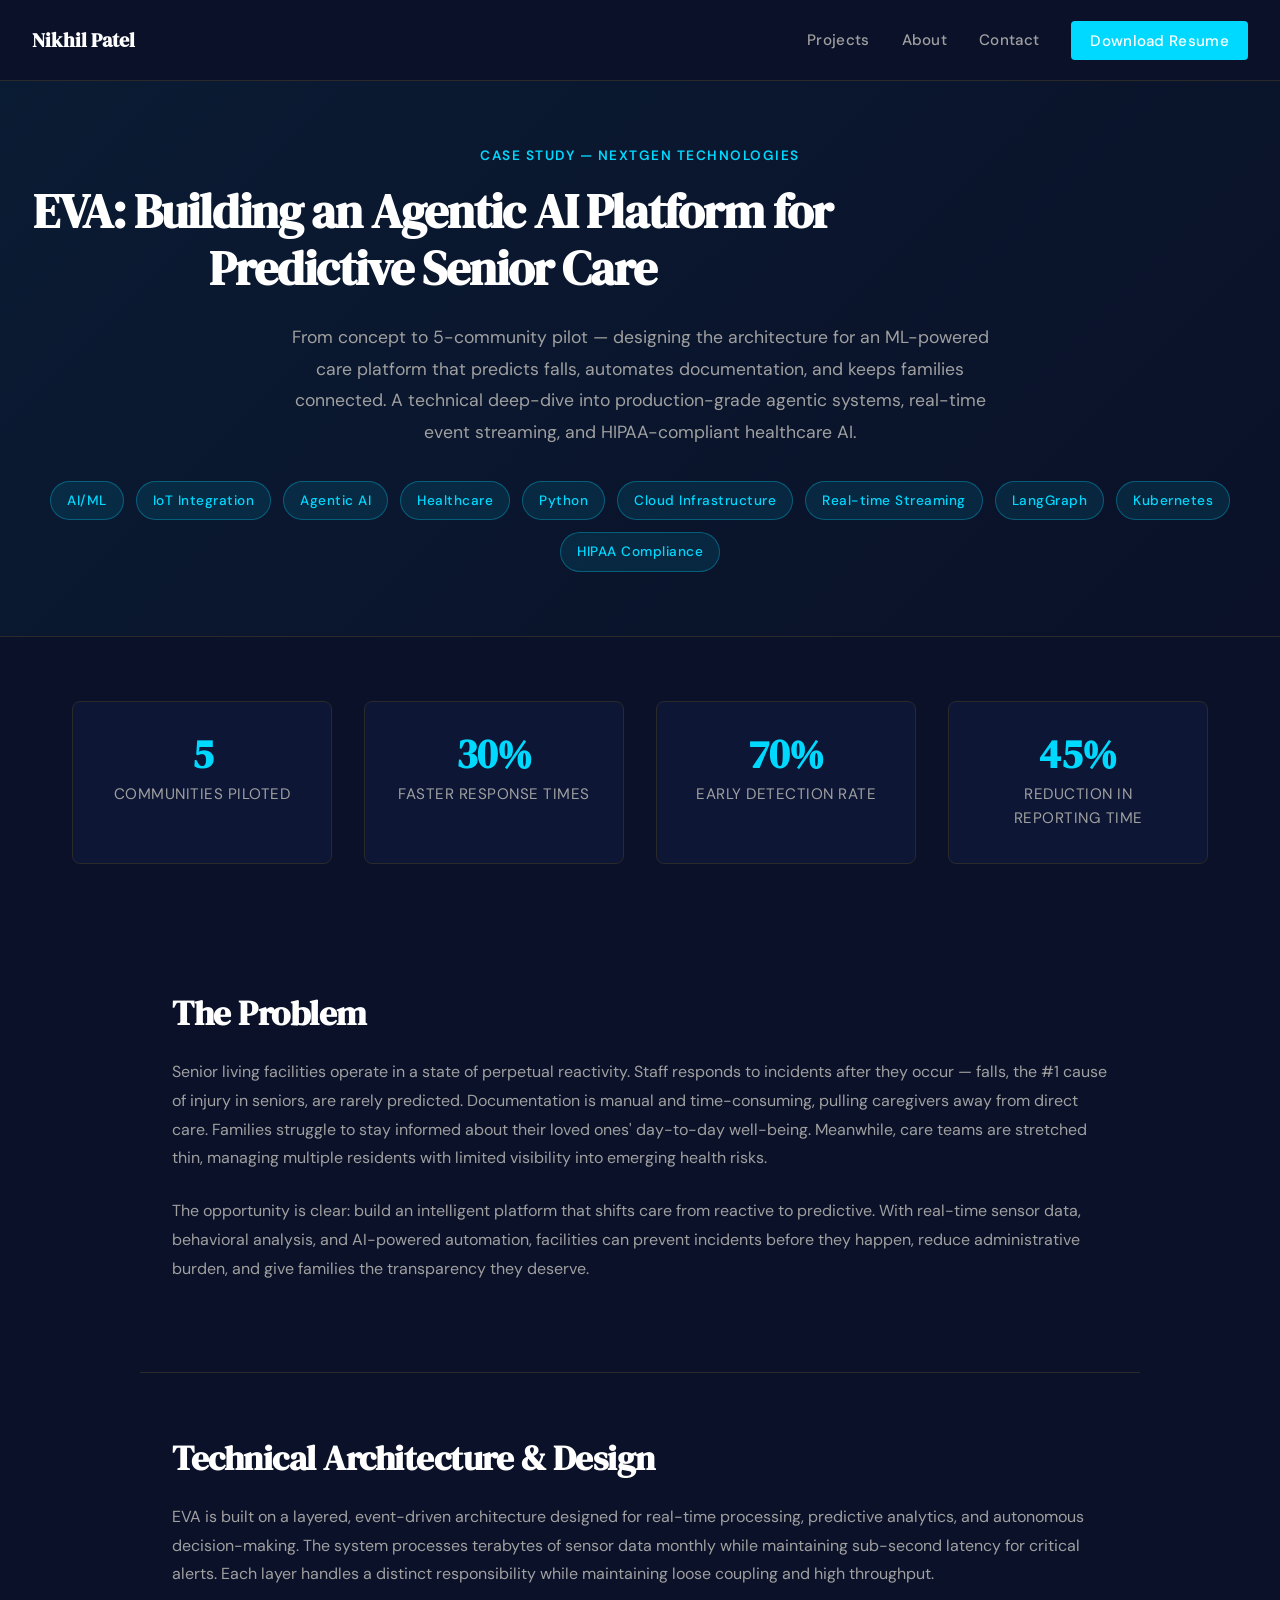
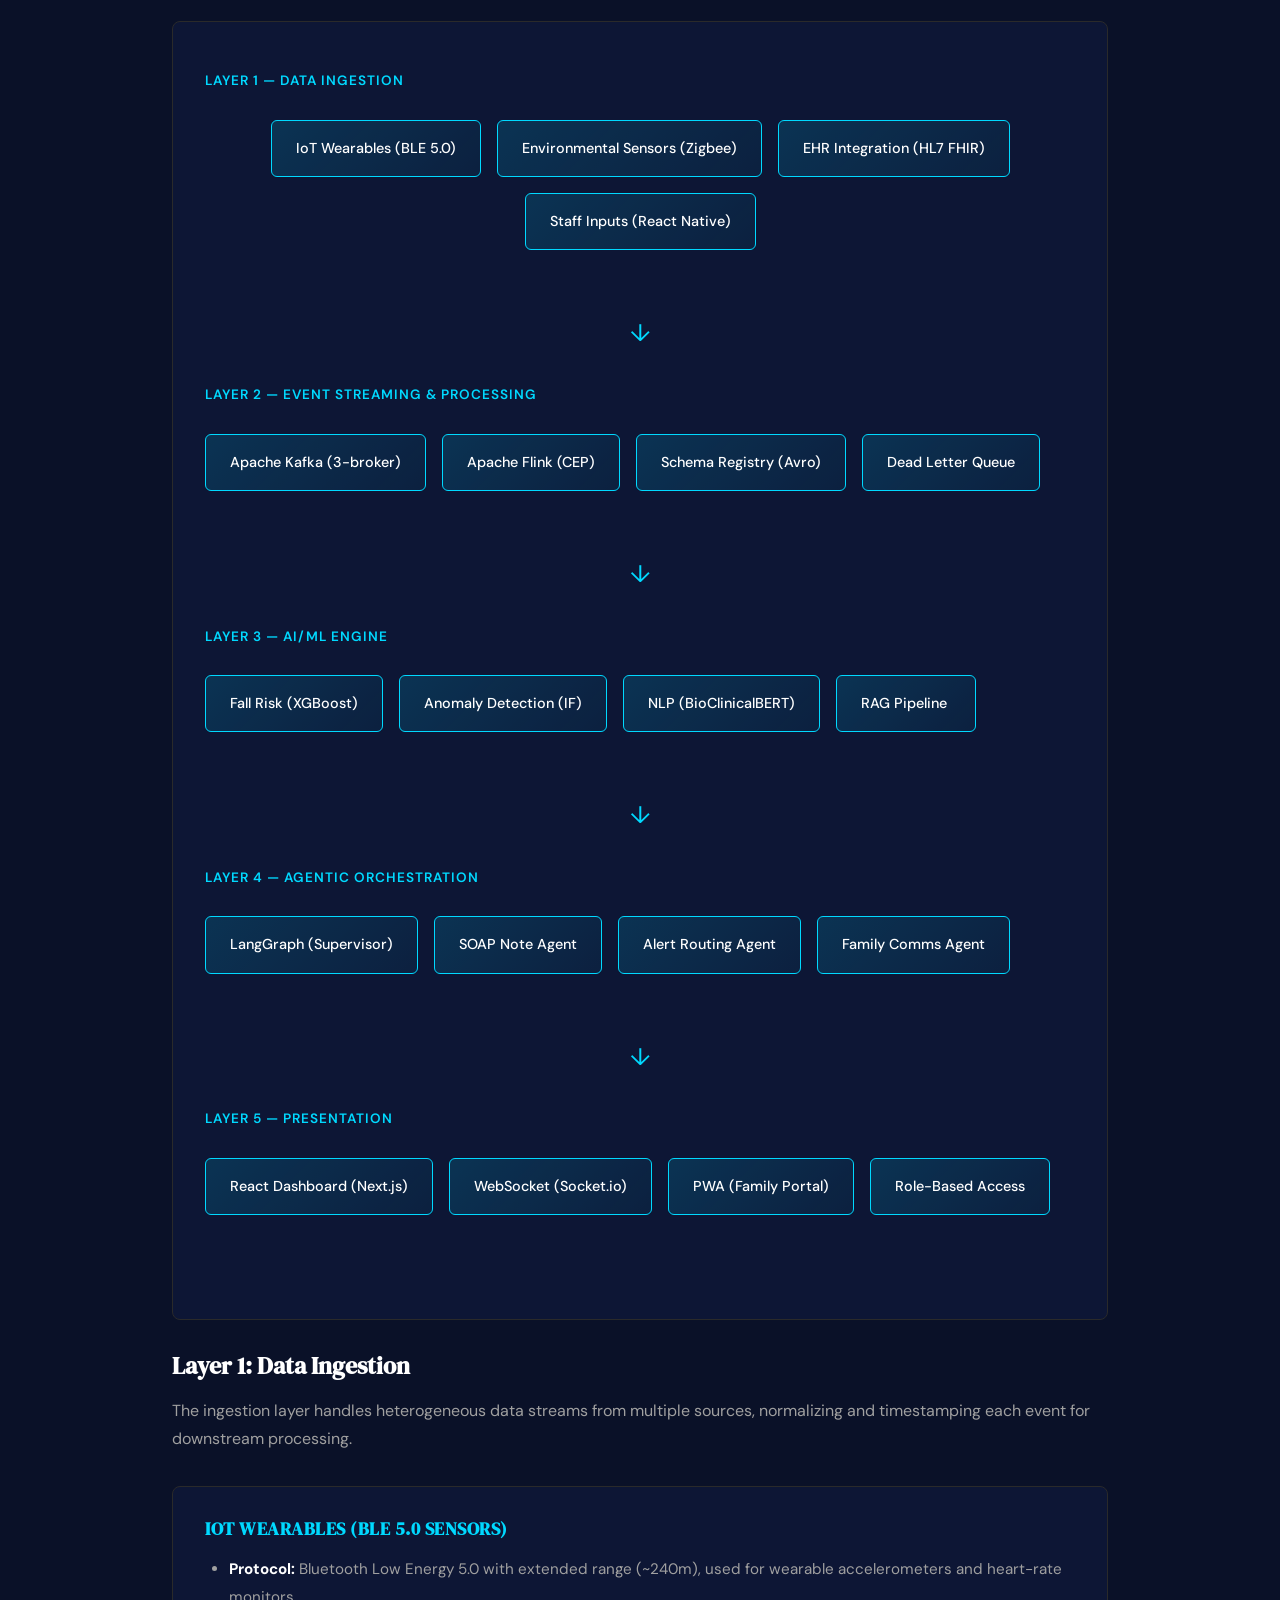
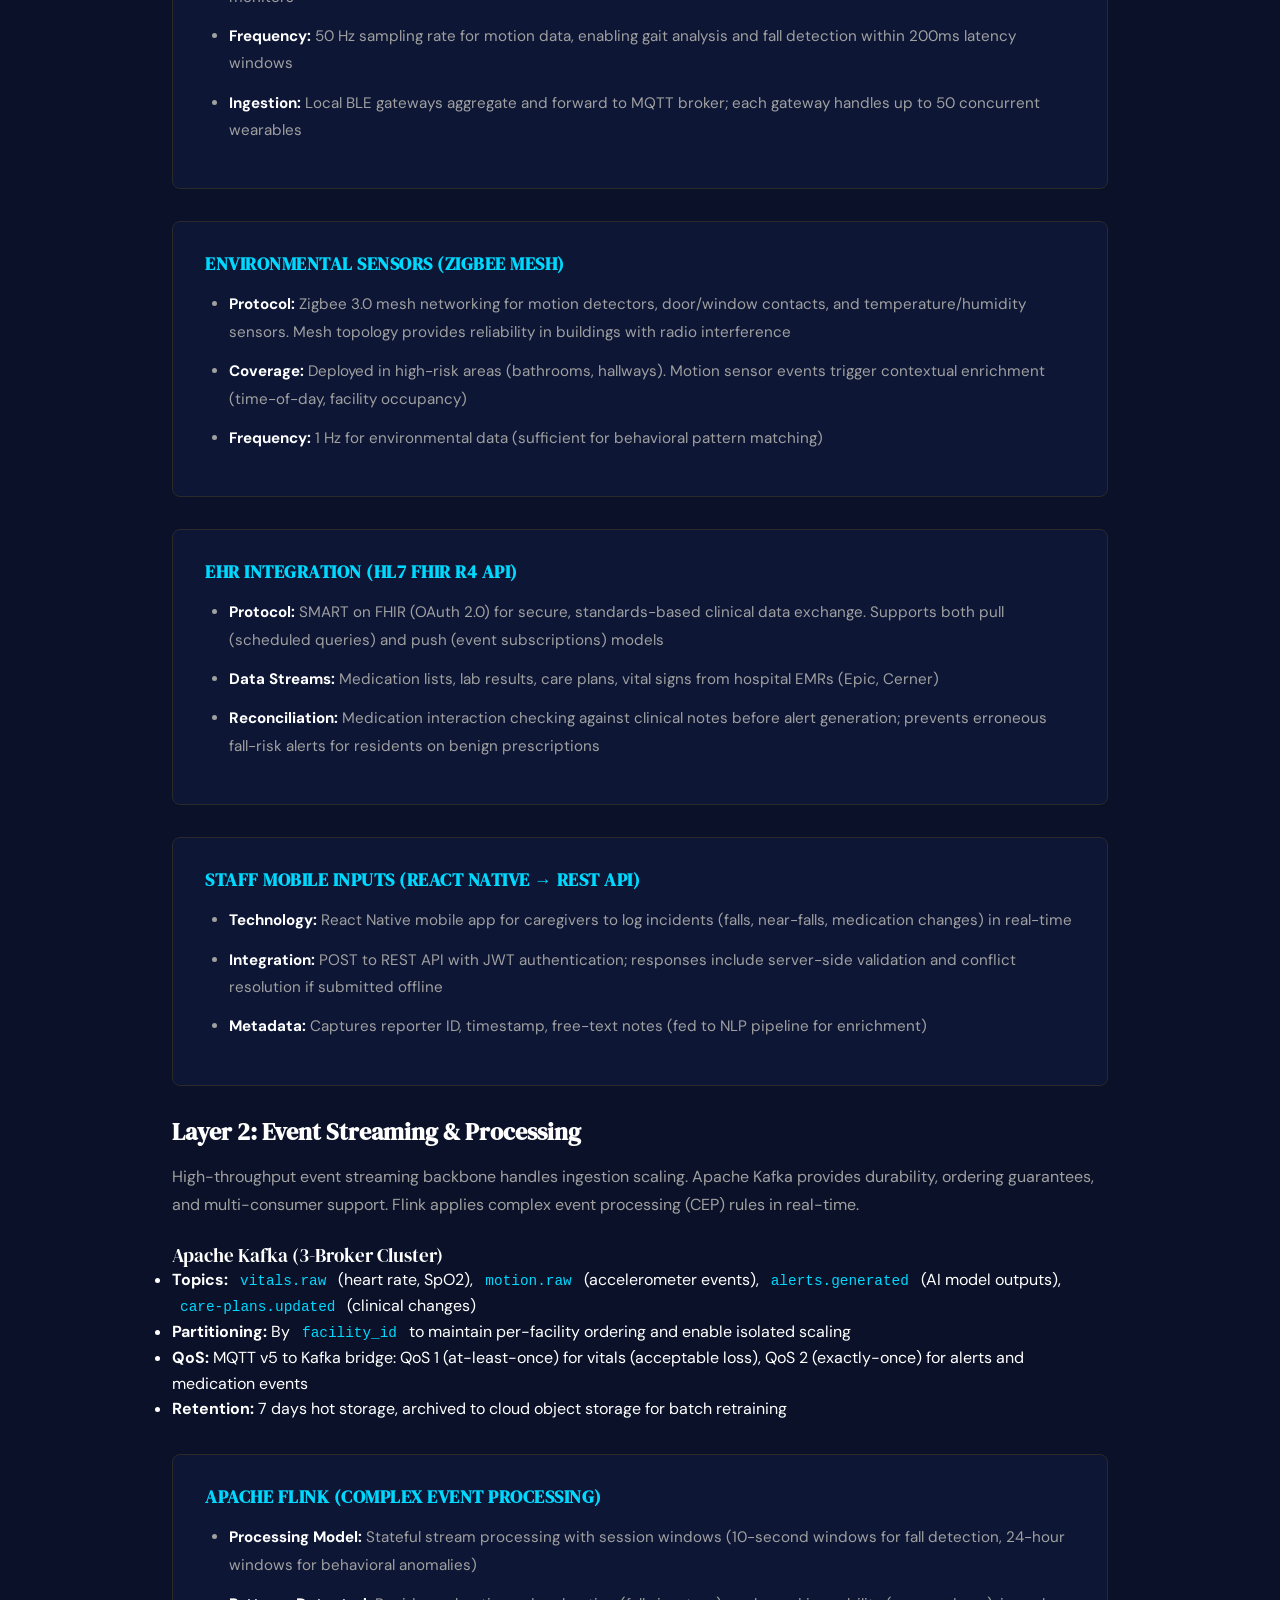
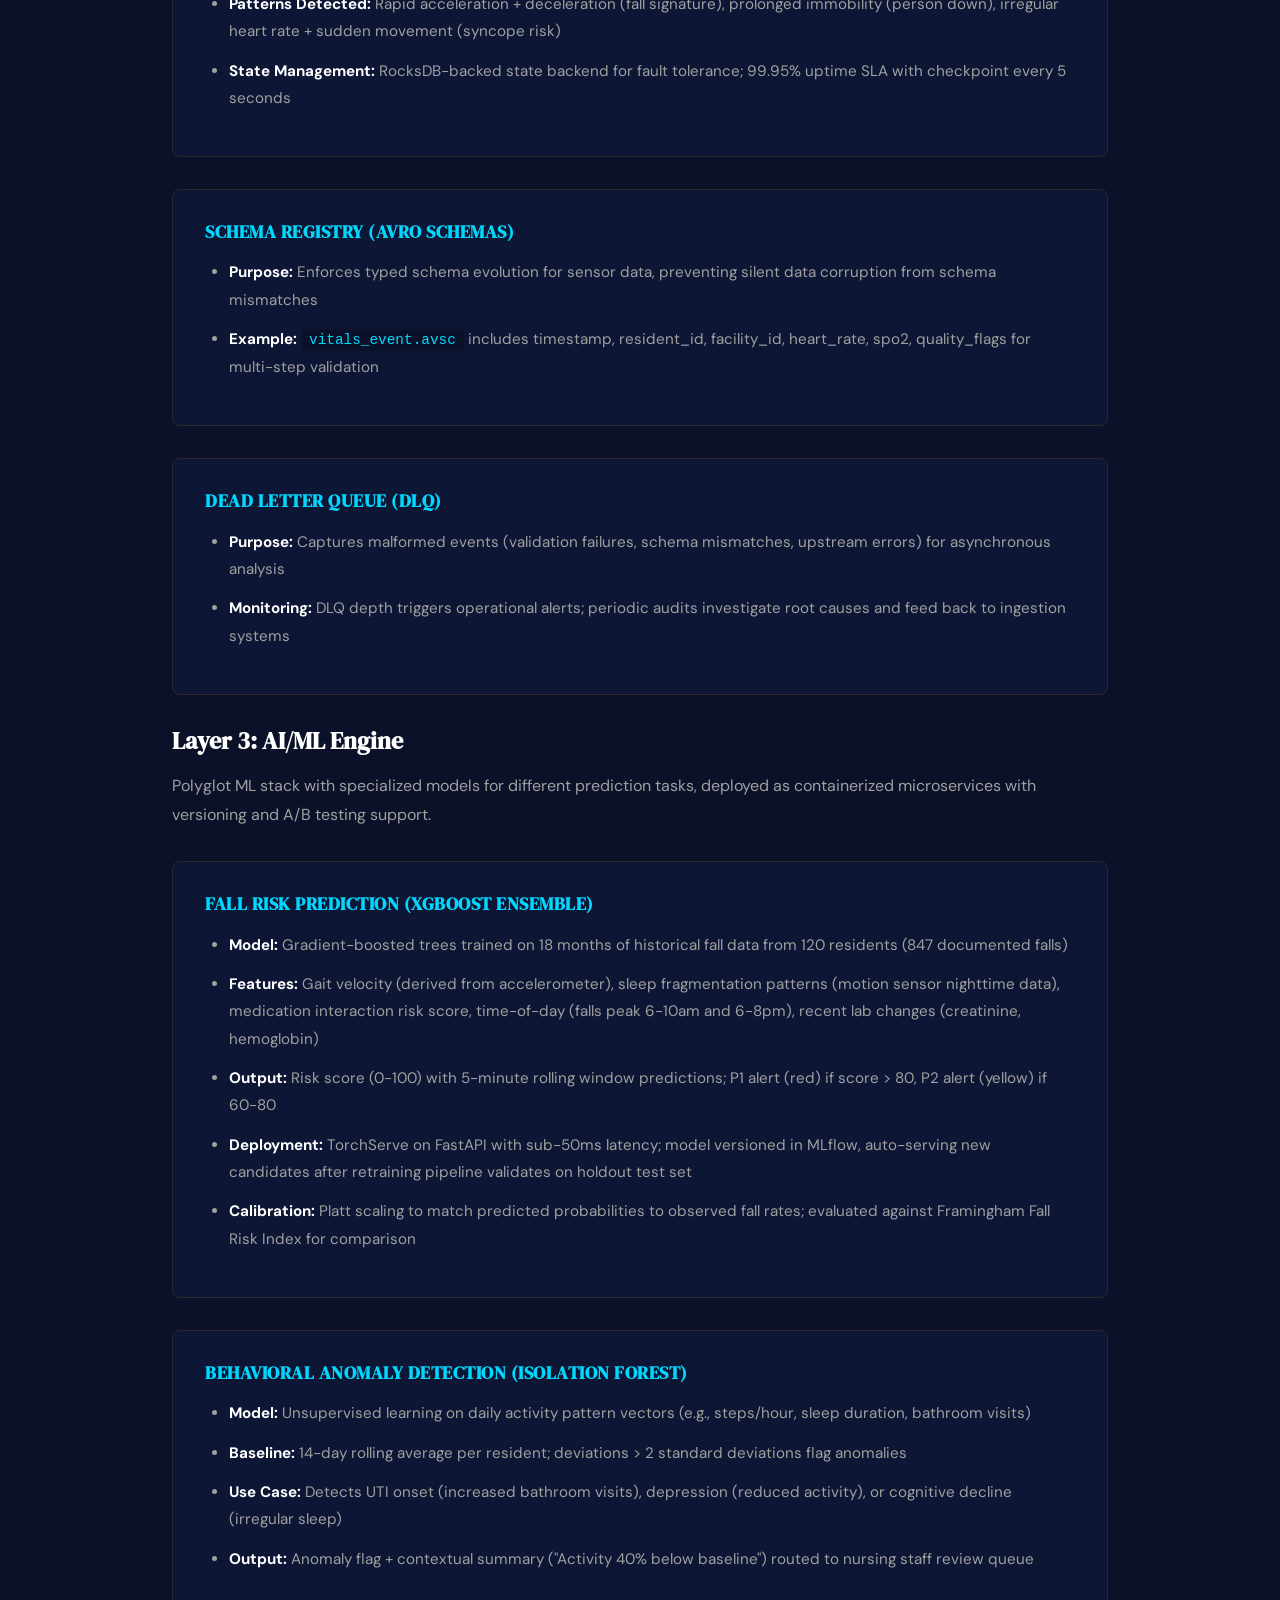
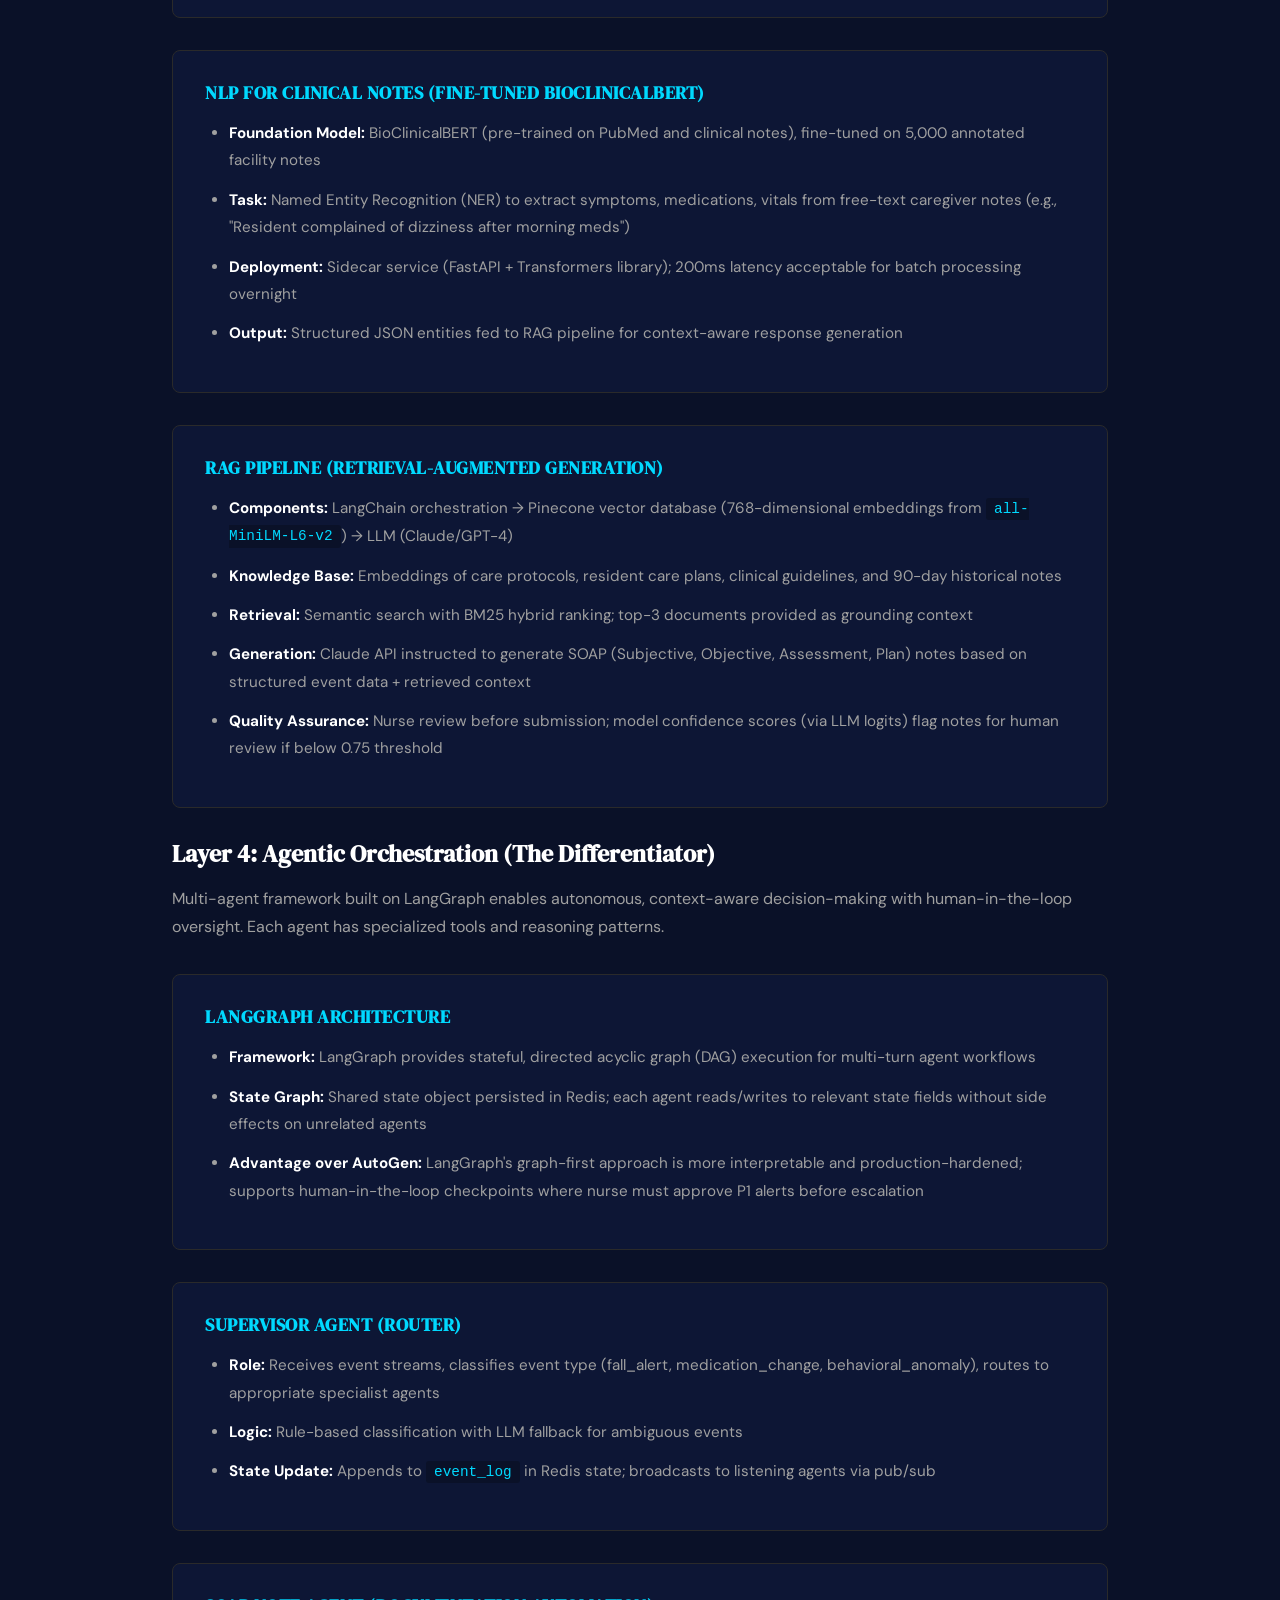
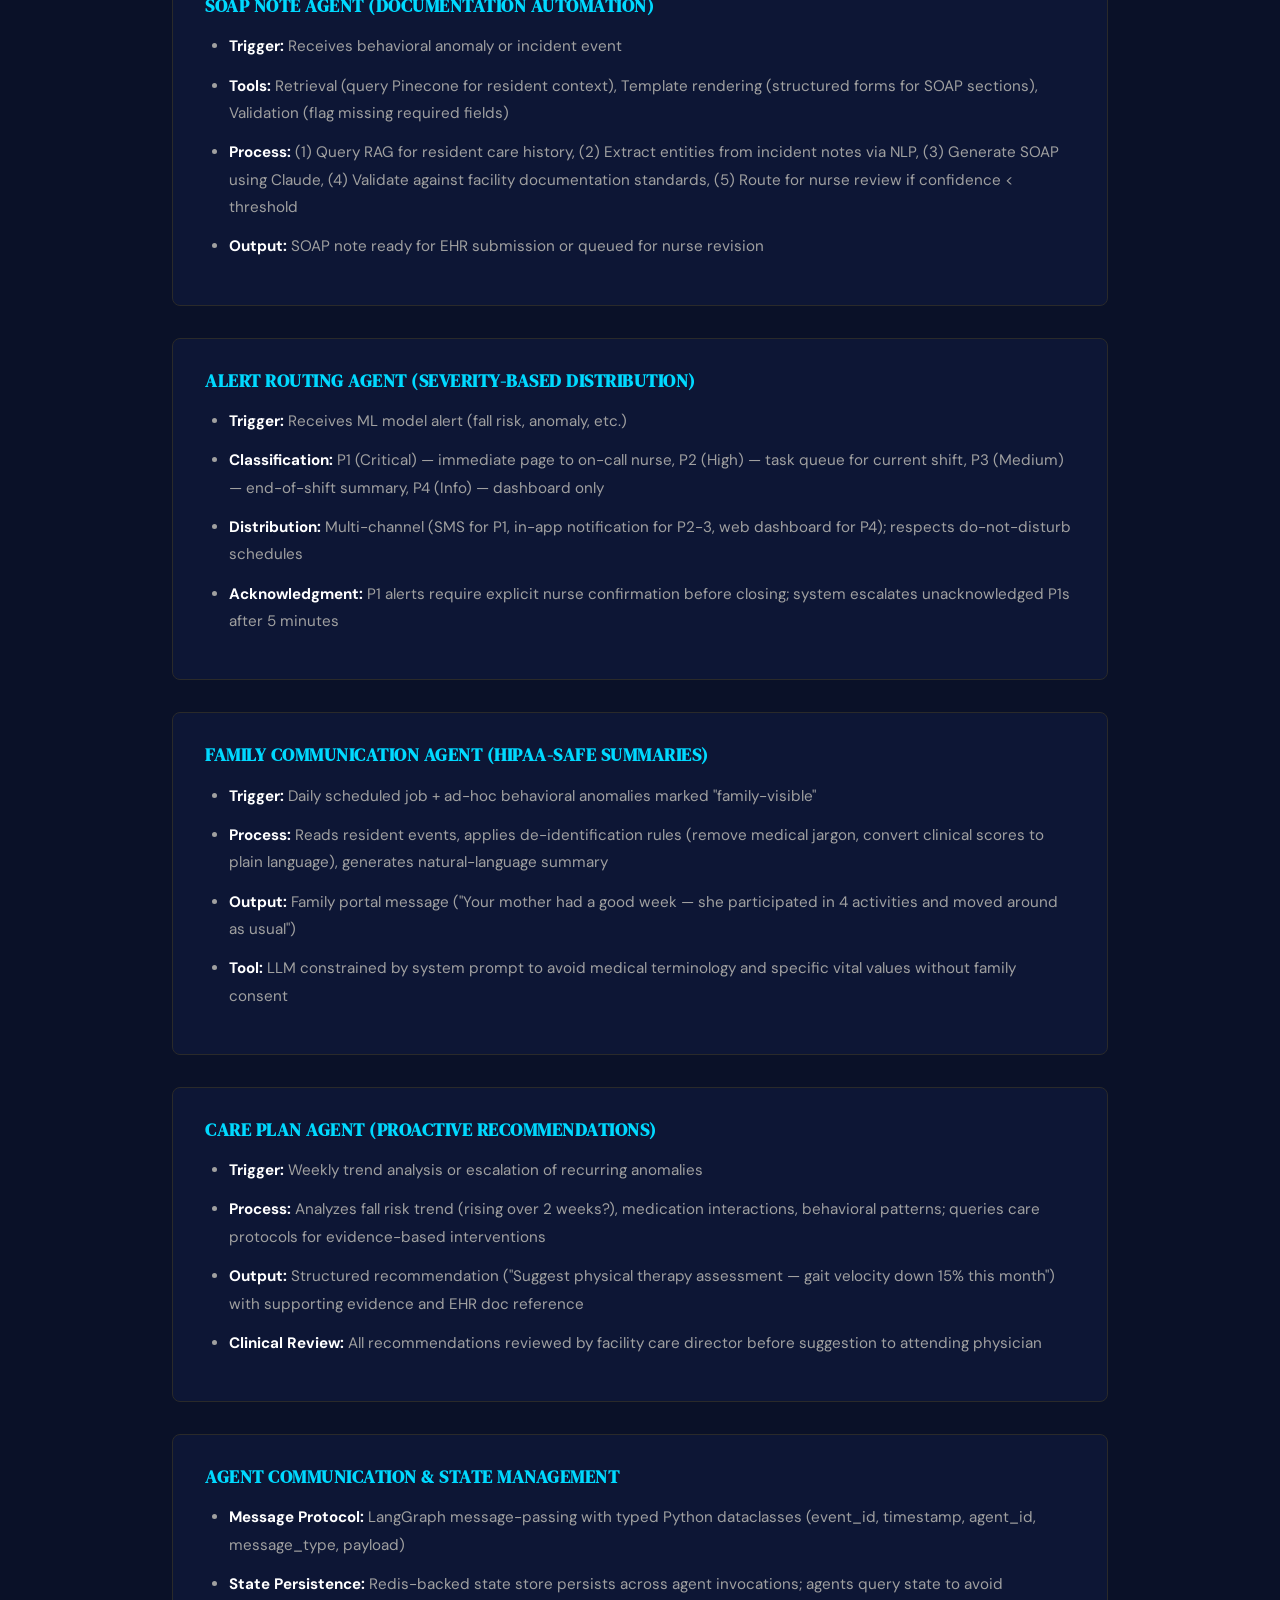
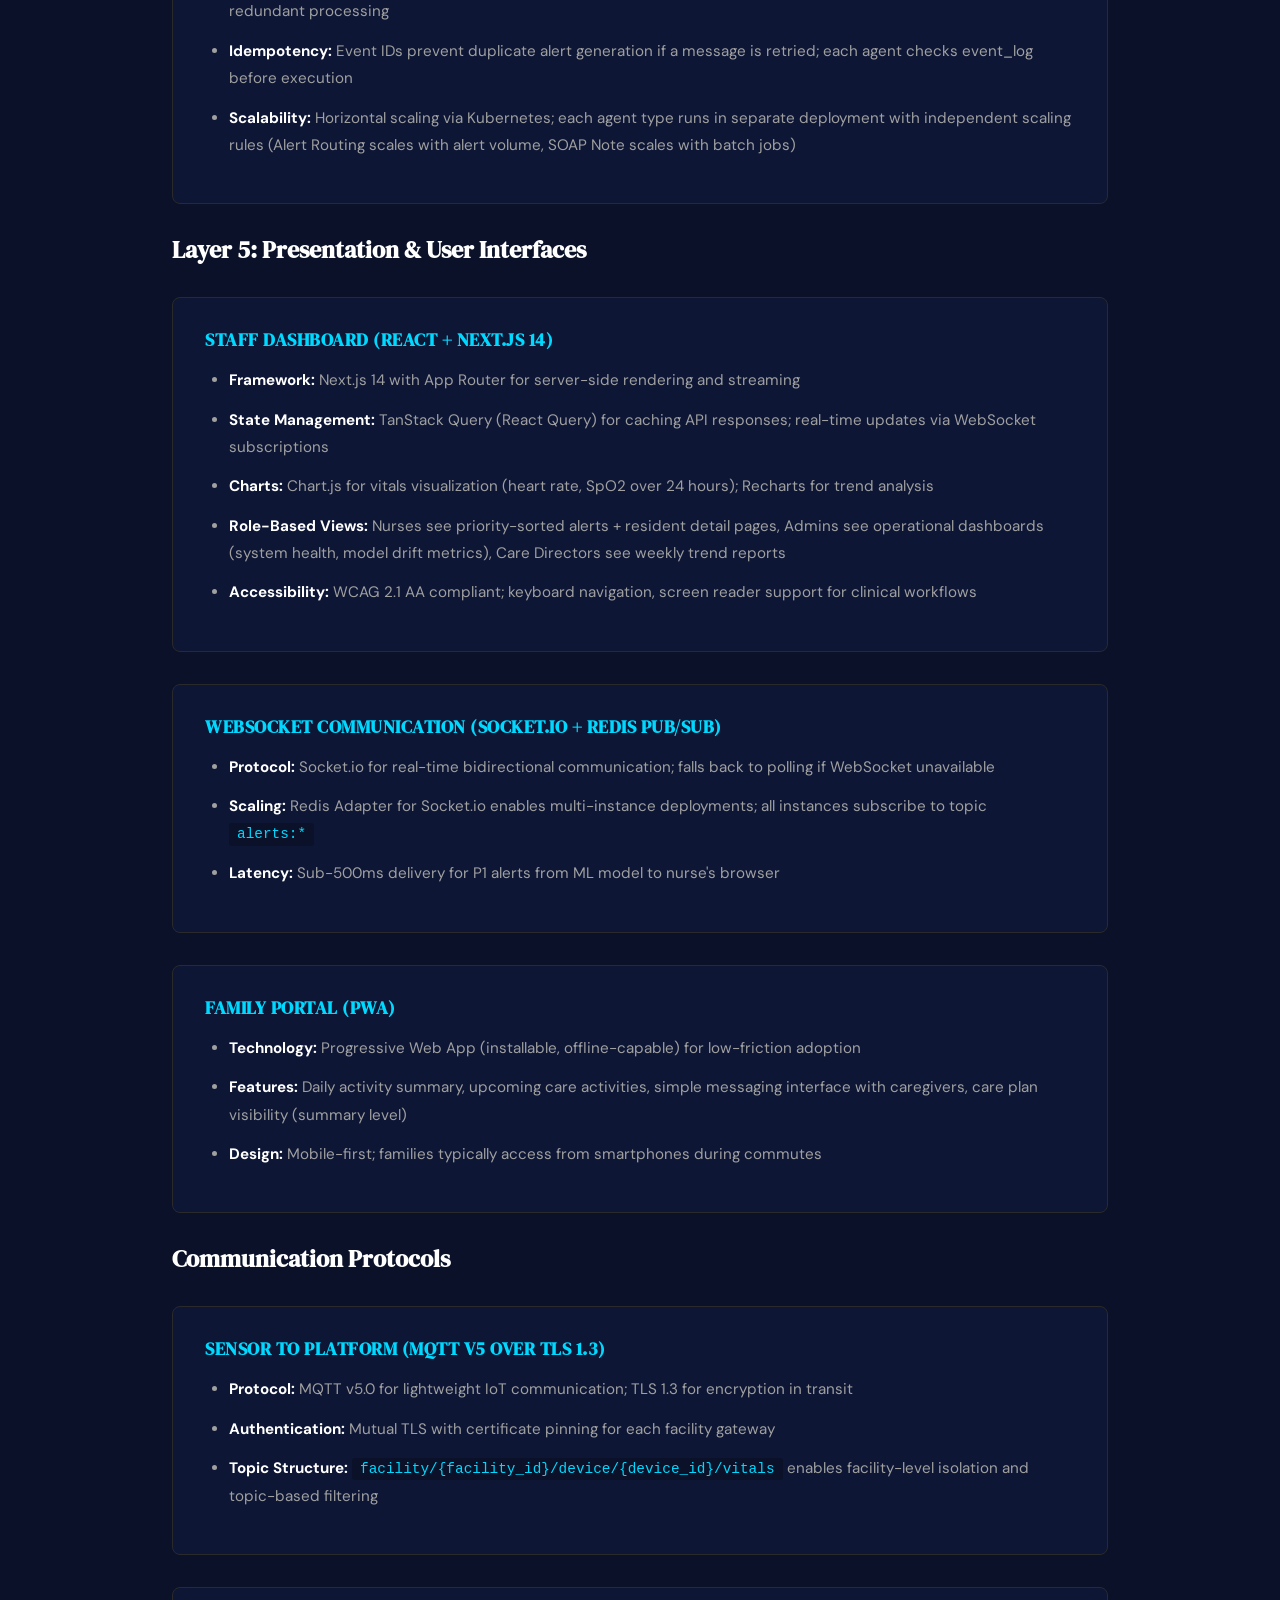
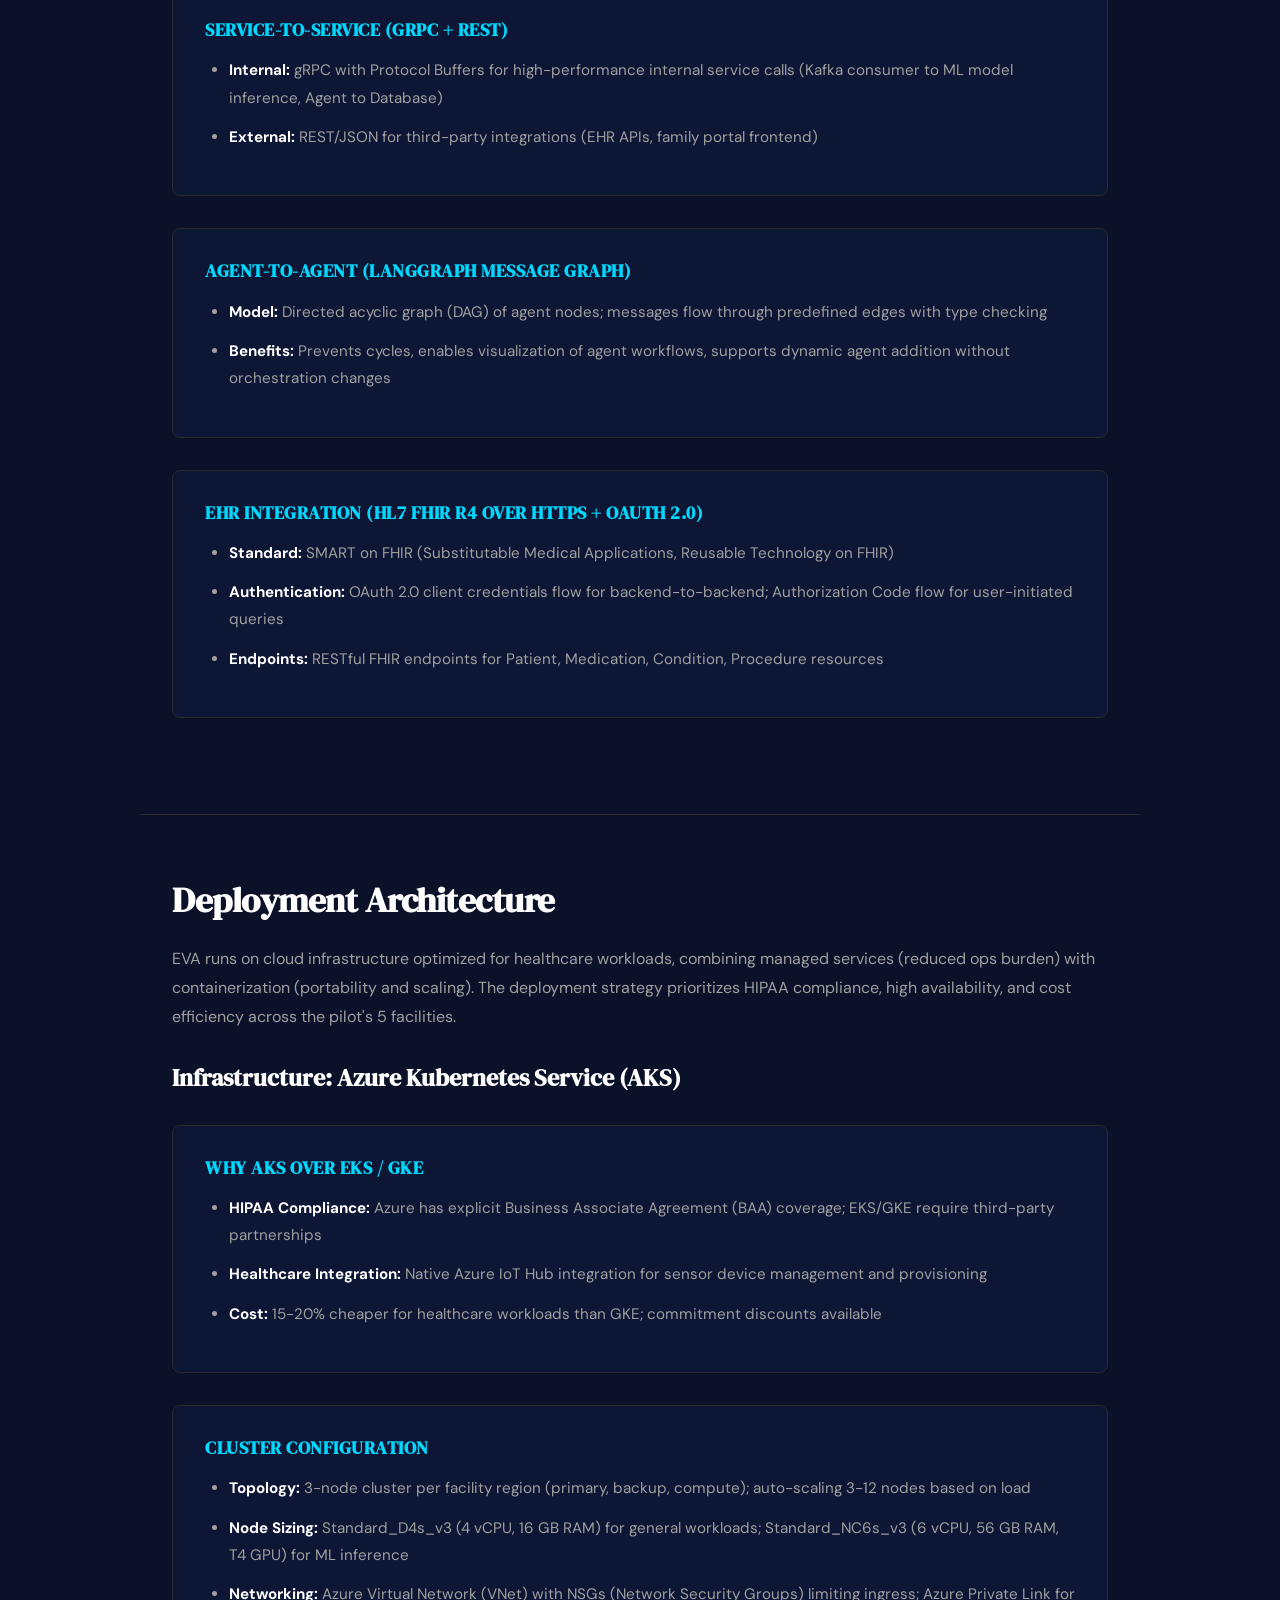
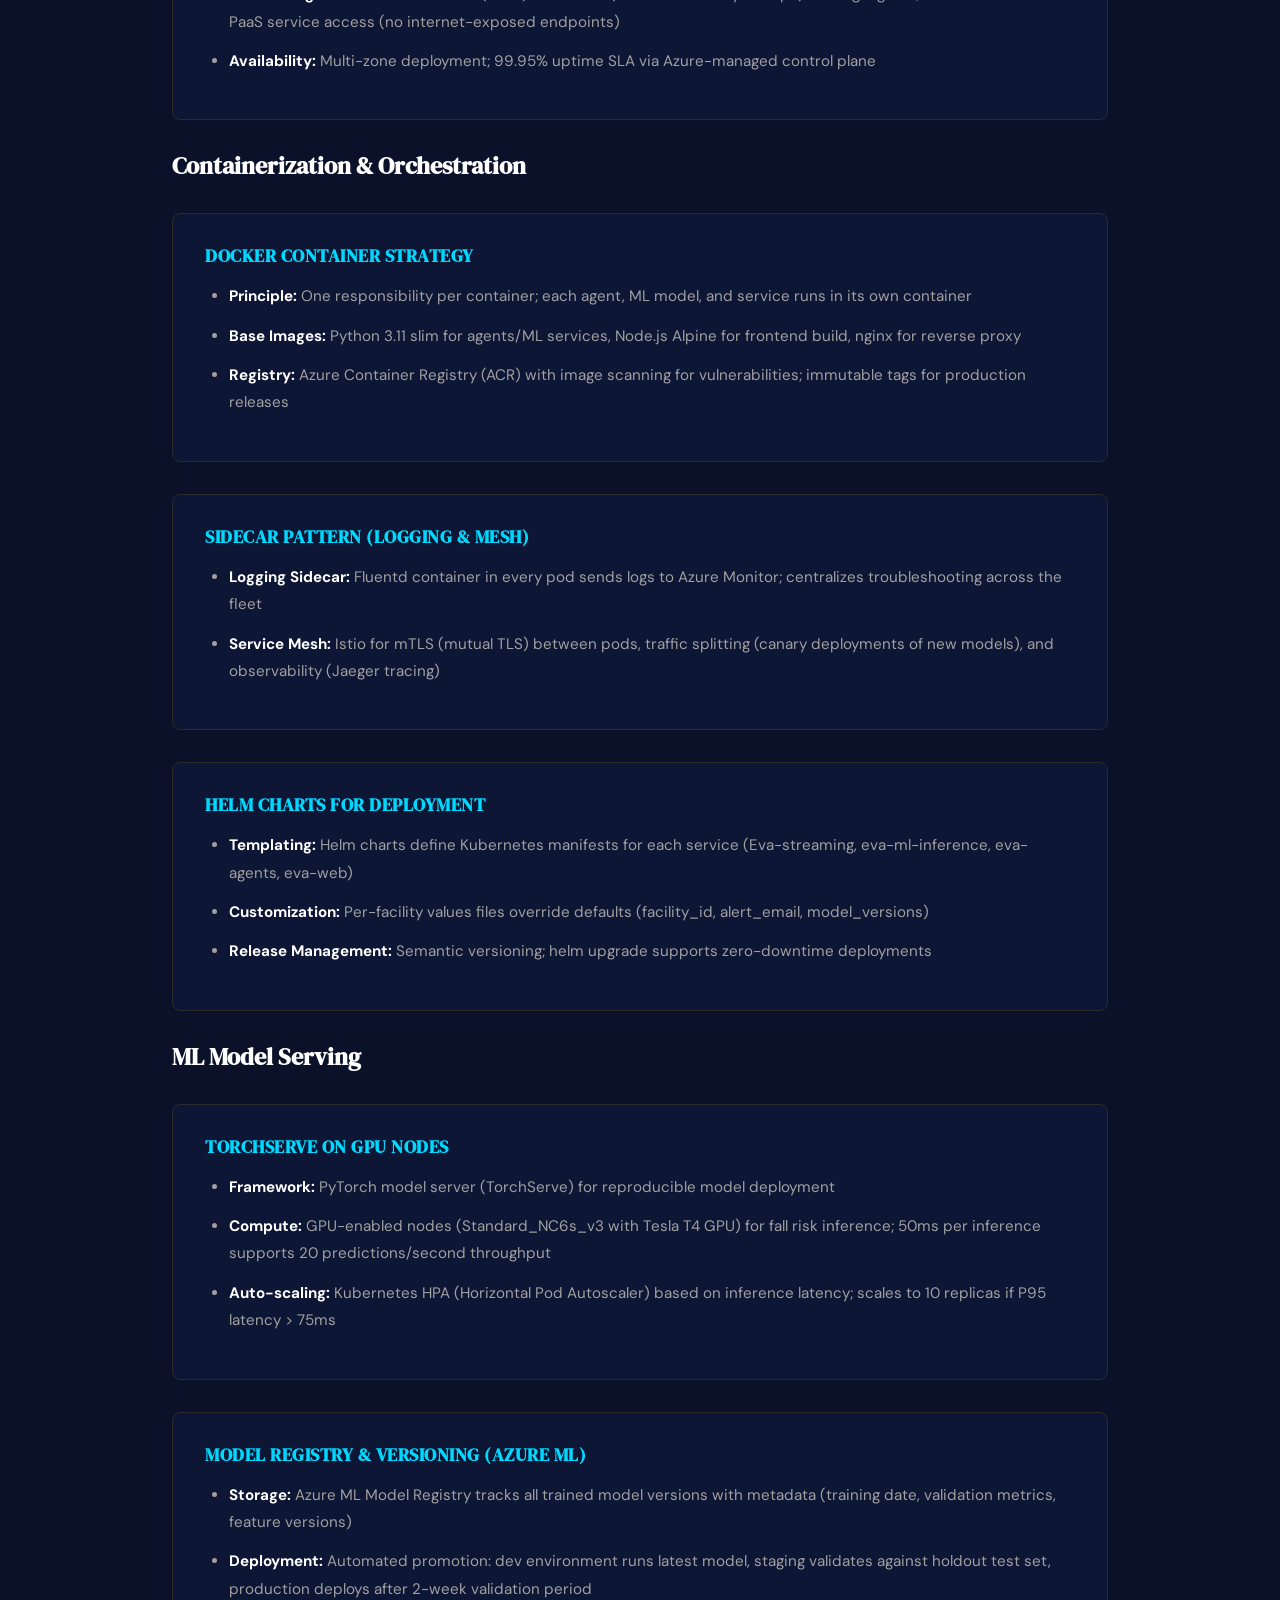
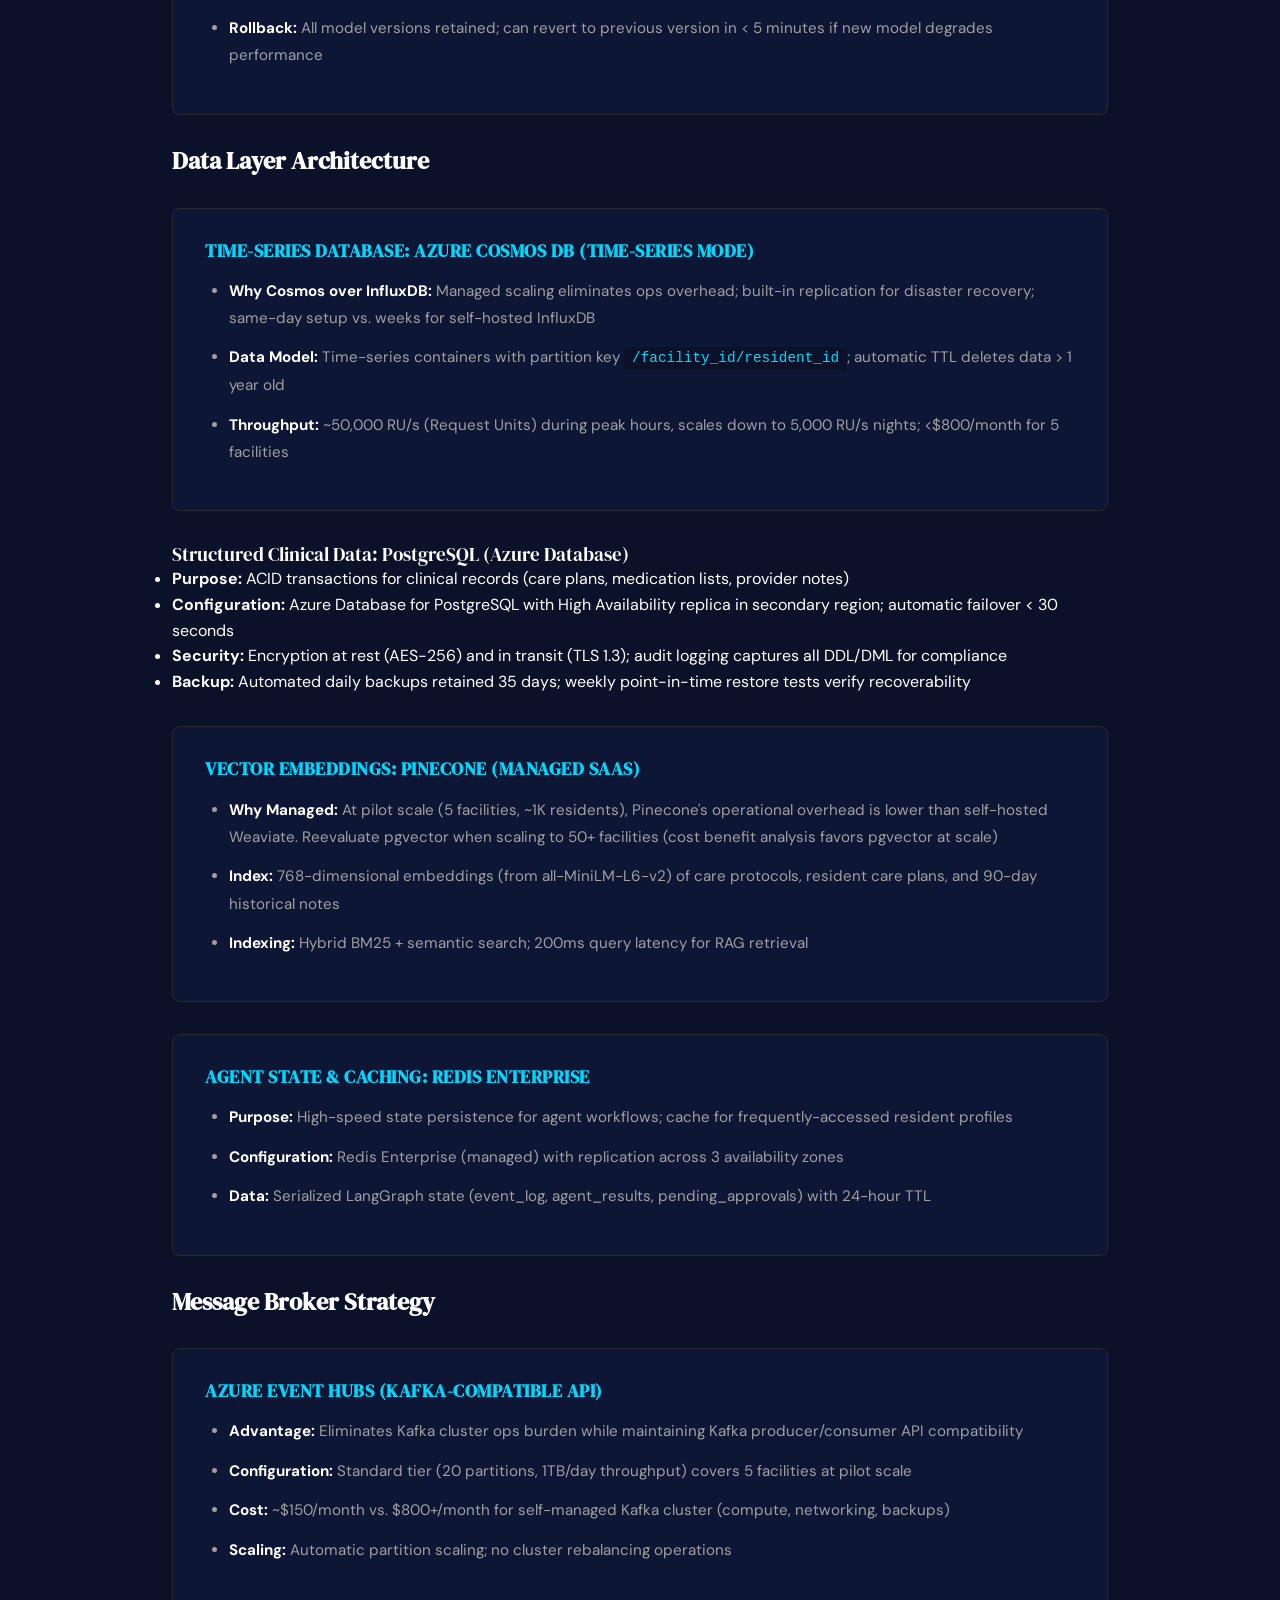
<file: project-eva-deep-dive.html>
<!DOCTYPE html>
<html lang="en">
<head>
    <meta charset="UTF-8">
    <meta name="viewport" content="width=device-width, initial-scale=1.0">
    <title>EVA: Agentic AI for Senior Care — Nikhil Patel</title>
    <link rel="preconnect" href="https://fonts.googleapis.com">
    <link rel="preconnect" href="https://fonts.gstatic.com" crossorigin>
    <link href="https://fonts.googleapis.com/css2?family=DM+Sans:wght@400;500;700&family=DM+Serif+Display:ital@0;1&display=swap" rel="stylesheet">
    <link rel="stylesheet" href="styles.css">
    <style>
        :root {
            --bg-primary: #0a1128;
            --bg-secondary: #0d1635;
            --text-primary: #ffffff;
            --text-secondary: #a0a0a0;
            --accent: #00d9ff;
            --accent-dark: #0099cc;
            --border: #2a2a2a;
        }

        * {
            margin: 0;
            padding: 0;
            box-sizing: border-box;
        }

        body {
            font-family: 'DM Sans', sans-serif;
            background-color: var(--bg-primary);
            color: var(--text-primary);
            line-height: 1.6;
        }

        /* Navigation */
        nav {
            display: flex;
            justify-content: space-between;
            align-items: center;
            padding: 1.5rem 2rem;
            border-bottom: 1px solid var(--border);
            background-color: var(--bg-primary);
            position: sticky;
            top: 0;
            z-index: 100;
        }

        .nav-brand {
            font-family: 'DM Serif Display', serif;
            font-size: 1.25rem;
            font-weight: 700;
            color: var(--text-primary);
            text-decoration: none;
        }

        .nav-links {
            display: flex;
            gap: 2rem;
            list-style: none;
        }

        .nav-links a {
            color: var(--text-secondary);
            text-decoration: none;
            transition: color 0.3s;
            font-size: 0.95rem;
        }

        .nav-links a:hover {
            color: var(--accent);
        }

        .nav-cta {
            background-color: var(--accent);
            color: var(--bg-primary);
            padding: 0.6rem 1.2rem;
            border-radius: 4px;
            text-decoration: none;
            font-weight: 600;
            font-size: 0.9rem;
            transition: background-color 0.3s;
        }

        .nav-cta:hover {
            background-color: var(--accent-dark);
        }

        .hamburger {
            display: none;
            flex-direction: column;
            cursor: pointer;
            gap: 0.4rem;
        }

        .hamburger span {
            width: 25px;
            height: 3px;
            background-color: var(--text-primary);
            border-radius: 2px;
            transition: all 0.3s;
        }

        .hamburger.active span:nth-child(1) {
            transform: rotate(45deg) translate(10px, 10px);
        }

        .hamburger.active span:nth-child(2) {
            opacity: 0;
        }

        .hamburger.active span:nth-child(3) {
            transform: rotate(-45deg) translate(7px, -7px);
        }

        @media (max-width: 768px) {
            .hamburger {
                display: flex;
            }

            .nav-links {
                display: none;
                position: absolute;
                top: 60px;
                left: 0;
                right: 0;
                flex-direction: column;
                background-color: var(--bg-secondary);
                padding: 1.5rem;
                gap: 1rem;
                border-bottom: 1px solid var(--border);
            }

            .nav-links.active {
                display: flex;
            }

            .nav-cta {
                width: fit-content;
            }
        }

        /* Page Header */
        .page-header {
            padding: 4rem 2rem;
            text-align: center;
            border-bottom: 1px solid var(--border);
            background: linear-gradient(135deg, rgba(0, 217, 255, 0.05) 0%, rgba(0, 217, 255, 0) 100%);
        }

        .eyebrow {
            font-size: 0.85rem;
            font-weight: 600;
            color: var(--accent);
            text-transform: uppercase;
            letter-spacing: 1.5px;
            margin-bottom: 1rem;
        }

        .page-header h1 {
            font-family: 'DM Serif Display', serif;
            font-size: 3rem;
            font-weight: 700;
            margin-bottom: 1.5rem;
            line-height: 1.2;
        }

        .page-header p {
            font-size: 1.1rem;
            color: var(--text-secondary);
            max-width: 700px;
            margin: 0 auto 2rem;
            line-height: 1.8;
        }

        .tags {
            display: flex;
            gap: 0.75rem;
            flex-wrap: wrap;
            justify-content: center;
        }

        .tag {
            background-color: rgba(0, 217, 255, 0.1);
            color: var(--accent);
            padding: 0.5rem 1rem;
            border-radius: 20px;
            font-size: 0.85rem;
            font-weight: 500;
            border: 1px solid rgba(0, 217, 255, 0.3);
        }

        /* Metrics Grid */
        .metrics-grid {
            display: grid;
            grid-template-columns: repeat(auto-fit, minmax(250px, 1fr));
            gap: 2rem;
            padding: 4rem 2rem;
            max-width: 1200px;
            margin: 0 auto;
        }

        .metric-card {
            background-color: var(--bg-secondary);
            padding: 2rem;
            border-radius: 8px;
            border: 1px solid var(--border);
            text-align: center;
            transition: transform 0.3s, border-color 0.3s;
        }

        .metric-card:hover {
            transform: translateY(-5px);
            border-color: var(--accent);
        }

        .metric-value {
            font-family: 'DM Serif Display', serif;
            font-size: 2.5rem;
            font-weight: 700;
            color: var(--accent);
            margin-bottom: 0.5rem;
        }

        .metric-label {
            font-size: 0.95rem;
            color: var(--text-secondary);
            text-transform: uppercase;
            letter-spacing: 0.5px;
        }

        /* Sections */
        .section {
            padding: 4rem 2rem;
            max-width: 1000px;
            margin: 0 auto;
            border-bottom: 1px solid var(--border);
        }

        .section h2 {
            font-family: 'DM Serif Display', serif;
            font-size: 2.2rem;
            font-weight: 700;
            margin-bottom: 1.5rem;
            color: var(--text-primary);
        }

        .section h3 {
            font-family: 'DM Serif Display', serif;
            font-size: 1.5rem;
            font-weight: 700;
            margin-top: 2rem;
            margin-bottom: 1rem;
            color: var(--text-primary);
        }

        .section p {
            font-size: 1rem;
            color: var(--text-secondary);
            margin-bottom: 1.5rem;
            line-height: 1.8;
        }

        /* Architecture Diagram */
        .arch-diagram {
            background-color: var(--bg-secondary);
            border: 1px solid var(--border);
            border-radius: 8px;
            padding: 3rem 2rem;
            margin: 2rem 0;
            overflow-x: auto;
        }

        .arch-layer {
            margin-bottom: 2rem;
            text-align: center;
        }

        .arch-layer-title {
            font-size: 0.85rem;
            font-weight: 600;
            color: var(--accent);
            text-transform: uppercase;
            letter-spacing: 1px;
            margin-bottom: 1rem;
        }

        .arch-block-container {
            display: flex;
            gap: 1rem;
            justify-content: center;
            flex-wrap: wrap;
            margin-bottom: 1.5rem;
        }

        .arch-block {
            background: linear-gradient(135deg, rgba(0, 217, 255, 0.15) 0%, rgba(0, 217, 255, 0.05) 100%);
            border: 1px solid var(--accent);
            border-radius: 6px;
            padding: 1rem 1.5rem;
            font-size: 0.9rem;
            color: var(--text-primary);
            min-width: 140px;
            transition: all 0.3s;
        }

        .arch-block:hover {
            background: linear-gradient(135deg, rgba(0, 217, 255, 0.25) 0%, rgba(0, 217, 255, 0.1) 100%);
            box-shadow: 0 0 15px rgba(0, 217, 255, 0.2);
        }

        .arch-connector {
            text-align: center;
            margin: 1.5rem 0;
            font-size: 1.5rem;
            color: var(--accent);
        }

        /* Technical Details */
        .tech-subsection {
            background-color: var(--bg-secondary);
            border: 1px solid var(--border);
            border-radius: 8px;
            padding: 2rem;
            margin: 2rem 0;
        }

        .tech-subsection h4 {
            font-size: 1.1rem;
            font-weight: 600;
            color: var(--accent);
            margin-bottom: 1rem;
            text-transform: uppercase;
            letter-spacing: 0.5px;
        }

        .tech-subsection ul {
            margin-left: 1.5rem;
            color: var(--text-secondary);
            font-size: 0.95rem;
            line-height: 1.8;
        }

        .tech-subsection li {
            margin-bottom: 0.75rem;
        }

        .tech-subsection strong {
            color: var(--text-primary);
        }

        .code-inline {
            background-color: var(--bg-primary);
            color: var(--accent);
            padding: 0.2rem 0.5rem;
            border-radius: 3px;
            font-family: 'Courier New', monospace;
            font-size: 0.9rem;
        }

        /* Design Patterns */
        .patterns-list {
            display: grid;
            gap: 2rem;
            margin: 2rem 0;
        }

        .pattern {
            background-color: var(--bg-secondary);
            border-left: 4px solid var(--accent);
            padding: 1.5rem;
            border-radius: 4px;
        }

        .pattern h3 {
            font-size: 1.1rem;
            font-weight: 600;
            margin-bottom: 0.5rem;
            color: var(--text-primary);
        }

        .pattern-why {
            font-size: 0.95rem;
            color: var(--text-secondary);
            margin-bottom: 0.5rem;
        }

        .pattern-why strong {
            color: var(--accent);
        }

        .pattern-tradeoff {
            font-size: 0.9rem;
            color: var(--text-secondary);
            font-style: italic;
        }

        .pattern-tradeoff strong {
            color: #ffaa00;
        }

        /* Trade-offs Table */
        .table-container {
            overflow-x: auto;
            margin: 2rem 0;
        }

        table {
            width: 100%;
            border-collapse: collapse;
            background-color: var(--bg-secondary);
            border: 1px solid var(--border);
            border-radius: 8px;
            overflow: hidden;
        }

        th, td {
            padding: 1rem;
            text-align: left;
            border-bottom: 1px solid var(--border);
            font-size: 0.95rem;
        }

        th {
            background-color: rgba(0, 217, 255, 0.1);
            color: var(--accent);
            font-weight: 600;
            text-transform: uppercase;
            font-size: 0.85rem;
            letter-spacing: 0.5px;
        }

        td {
            color: var(--text-secondary);
        }

        tr:hover {
            background-color: rgba(0, 217, 255, 0.03);
        }

        /* Cost-Benefit */
        .cost-benefit {
            display: grid;
            grid-template-columns: 1fr 1fr;
            gap: 2rem;
            margin: 2rem 0;
        }

        .cost-item, .savings-item {
            background-color: var(--bg-secondary);
            padding: 1.5rem;
            border-radius: 8px;
            border: 1px solid var(--border);
        }

        .cost-item {
            border-left: 4px solid #ff6b6b;
        }

        .savings-item {
            border-left: 4px solid #51cf66;
        }

        .cost-item h3, .savings-item h3 {
            font-size: 1rem;
            font-weight: 600;
            margin-bottom: 1rem;
            text-transform: uppercase;
            letter-spacing: 0.5px;
        }

        .cost-item h3 {
            color: #ff6b6b;
        }

        .savings-item h3 {
            color: #51cf66;
        }

        .cost-item p, .savings-item p {
            font-size: 1rem;
            margin-bottom: 0.5rem;
            color: var(--text-secondary);
        }

        .roi {
            background-color: rgba(0, 217, 255, 0.1);
            border: 1px solid var(--accent);
            padding: 2rem;
            border-radius: 8px;
            text-align: center;
            margin-top: 2rem;
        }

        .roi h3 {
            font-size: 1rem;
            font-weight: 600;
            color: var(--accent);
            text-transform: uppercase;
            letter-spacing: 0.5px;
            margin-bottom: 0.5rem;
        }

        .roi p {
            font-family: 'DM Serif Display', serif;
            font-size: 2rem;
            color: var(--accent);
            font-weight: 700;
        }

        @media (max-width: 768px) {
            .cost-benefit {
                grid-template-columns: 1fr;
            }

            .page-header h1 {
                font-size: 1.8rem;
            }

            .arch-block-container {
                flex-direction: column;
            }

            .arch-block {
                width: 100%;
            }
        }

        /* Value Proposition */
        .value-prop {
            display: grid;
            grid-template-columns: repeat(auto-fit, minmax(240px, 1fr));
            gap: 2rem;
            margin: 2rem 0;
        }

        .value-item {
            background-color: var(--bg-secondary);
            padding: 1.5rem;
            border-radius: 8px;
            border: 1px solid var(--border);
            transition: all 0.3s;
        }

        .value-item:hover {
            border-color: var(--accent);
            background-color: rgba(0, 217, 255, 0.05);
        }

        .value-item h3 {
            font-size: 1rem;
            font-weight: 600;
            color: var(--accent);
            margin-bottom: 1rem;
            text-transform: uppercase;
            letter-spacing: 0.5px;
        }

        .value-item p {
            font-size: 0.95rem;
            color: var(--text-secondary);
            line-height: 1.6;
        }

        /* CTA and Back Link */
        .back-link {
            display: inline-block;
            margin-bottom: 2rem;
            color: var(--accent);
            text-decoration: none;
            font-size: 0.95rem;
            transition: color 0.3s;
        }

        .back-link:hover {
            color: var(--accent-dark);
        }

        .back-link::before {
            content: "← ";
            margin-right: 0.5rem;
        }

        /* Footer */
        footer {
            padding: 3rem 2rem;
            border-top: 1px solid var(--border);
            text-align: center;
            color: var(--text-secondary);
            font-size: 0.9rem;
        }

        footer p {
            margin-bottom: 0.5rem;
        }

        footer a {
            color: var(--accent);
            text-decoration: none;
            transition: color 0.3s;
        }

        footer a:hover {
            color: var(--accent-dark);
        }
    </style>
</head>
<body>
    <!-- Navigation -->
    <nav>
        <a href="index.html" class="nav-brand">Nikhil Patel</a>
        <ul class="nav-links" id="navLinks">
            <li><a href="index.html#projects">Projects</a></li>
            <li><a href="about.html">About</a></li>
            <li><a href="contact.html">Contact</a></li>
            <li><a href="Nikhil_Resume.pdf" class="nav-cta">Download Resume</a></li>
        </ul>
        <div class="hamburger" id="hamburger">
            <span></span>
            <span></span>
            <span></span>
        </div>
    </nav>

    <!-- Page Header -->
    <header class="page-header">
        <div class="eyebrow">Case Study — NextGen Technologies</div>
        <h1>EVA: Building an Agentic AI Platform for Predictive Senior Care</h1>
        <p>From concept to 5-community pilot — designing the architecture for an ML-powered care platform that predicts falls, automates documentation, and keeps families connected. A technical deep-dive into production-grade agentic systems, real-time event streaming, and HIPAA-compliant healthcare AI.</p>
        <div class="tags">
            <span class="tag">AI/ML</span>
            <span class="tag">IoT Integration</span>
            <span class="tag">Agentic AI</span>
            <span class="tag">Healthcare</span>
            <span class="tag">Python</span>
            <span class="tag">Cloud Infrastructure</span>
            <span class="tag">Real-time Streaming</span>
            <span class="tag">LangGraph</span>
            <span class="tag">Kubernetes</span>
            <span class="tag">HIPAA Compliance</span>
        </div>
    </header>

    <!-- Metrics Grid -->
    <section class="metrics-grid">
        <div class="metric-card">
            <div class="metric-value">5</div>
            <div class="metric-label">Communities Piloted</div>
        </div>
        <div class="metric-card">
            <div class="metric-value">30%</div>
            <div class="metric-label">Faster Response Times</div>
        </div>
        <div class="metric-card">
            <div class="metric-value">70%</div>
            <div class="metric-label">Early Detection Rate</div>
        </div>
        <div class="metric-card">
            <div class="metric-value">45%</div>
            <div class="metric-label">Reduction in Reporting Time</div>
        </div>
    </section>

    <!-- The Problem -->
    <section class="section">
        <h2>The Problem</h2>
        <p>Senior living facilities operate in a state of perpetual reactivity. Staff responds to incidents after they occur — falls, the #1 cause of injury in seniors, are rarely predicted. Documentation is manual and time-consuming, pulling caregivers away from direct care. Families struggle to stay informed about their loved ones' day-to-day well-being. Meanwhile, care teams are stretched thin, managing multiple residents with limited visibility into emerging health risks.</p>
        <p>The opportunity is clear: build an intelligent platform that shifts care from reactive to predictive. With real-time sensor data, behavioral analysis, and AI-powered automation, facilities can prevent incidents before they happen, reduce administrative burden, and give families the transparency they deserve.</p>
    </section>

    <!-- Architecture Section 1: Technical Architecture & Design -->
    <section class="section">
        <h2>Technical Architecture & Design</h2>
        <p>EVA is built on a layered, event-driven architecture designed for real-time processing, predictive analytics, and autonomous decision-making. The system processes terabytes of sensor data monthly while maintaining sub-second latency for critical alerts. Each layer handles a distinct responsibility while maintaining loose coupling and high throughput.</p>

        <div class="arch-diagram">
            <!-- Layer 1: Data Ingestion -->
            <div class="arch-layer">
                <div class="arch-layer-title">Layer 1 — Data Ingestion</div>
                <div class="arch-block-container">
                    <div class="arch-block">IoT Wearables (BLE 5.0)</div>
                    <div class="arch-block">Environmental Sensors (Zigbee)</div>
                    <div class="arch-block">EHR Integration (HL7 FHIR)</div>
                    <div class="arch-block">Staff Inputs (React Native)</div>
                </div>
            </div>

            <div class="arch-connector">↓</div>

            <!-- Layer 2: Streaming -->
            <div class="arch-layer">
                <div class="arch-layer-title">Layer 2 — Event Streaming & Processing</div>
                <div class="arch-block-container">
                    <div class="arch-block">Apache Kafka (3-broker)</div>
                    <div class="arch-block">Apache Flink (CEP)</div>
                    <div class="arch-block">Schema Registry (Avro)</div>
                    <div class="arch-block">Dead Letter Queue</div>
                </div>
            </div>

            <div class="arch-connector">↓</div>

            <!-- Layer 3: AI/ML Engine -->
            <div class="arch-layer">
                <div class="arch-layer-title">Layer 3 — AI/ML Engine</div>
                <div class="arch-block-container">
                    <div class="arch-block">Fall Risk (XGBoost)</div>
                    <div class="arch-block">Anomaly Detection (IF)</div>
                    <div class="arch-block">NLP (BioClinicalBERT)</div>
                    <div class="arch-block">RAG Pipeline</div>
                </div>
            </div>

            <div class="arch-connector">↓</div>

            <!-- Layer 4: Agentic Layer -->
            <div class="arch-layer">
                <div class="arch-layer-title">Layer 4 — Agentic Orchestration</div>
                <div class="arch-block-container">
                    <div class="arch-block">LangGraph (Supervisor)</div>
                    <div class="arch-block">SOAP Note Agent</div>
                    <div class="arch-block">Alert Routing Agent</div>
                    <div class="arch-block">Family Comms Agent</div>
                </div>
            </div>

            <div class="arch-connector">↓</div>

            <!-- Layer 5: Presentation -->
            <div class="arch-layer">
                <div class="arch-layer-title">Layer 5 — Presentation</div>
                <div class="arch-block-container">
                    <div class="arch-block">React Dashboard (Next.js)</div>
                    <div class="arch-block">WebSocket (Socket.io)</div>
                    <div class="arch-block">PWA (Family Portal)</div>
                    <div class="arch-block">Role-Based Access</div>
                </div>
            </div>
        </div>

        <h3>Layer 1: Data Ingestion</h3>
        <p>The ingestion layer handles heterogeneous data streams from multiple sources, normalizing and timestamping each event for downstream processing.</p>
        <div class="tech-subsection">
            <h4>IoT Wearables (BLE 5.0 Sensors)</h4>
            <ul>
                <li><strong>Protocol:</strong> Bluetooth Low Energy 5.0 with extended range (~240m), used for wearable accelerometers and heart-rate monitors</li>
                <li><strong>Frequency:</strong> 50 Hz sampling rate for motion data, enabling gait analysis and fall detection within 200ms latency windows</li>
                <li><strong>Ingestion:</strong> Local BLE gateways aggregate and forward to MQTT broker; each gateway handles up to 50 concurrent wearables</li>
            </ul>
        </div>

        <div class="tech-subsection">
            <h4>Environmental Sensors (Zigbee Mesh)</h4>
            <ul>
                <li><strong>Protocol:</strong> Zigbee 3.0 mesh networking for motion detectors, door/window contacts, and temperature/humidity sensors. Mesh topology provides reliability in buildings with radio interference</li>
                <li><strong>Coverage:</strong> Deployed in high-risk areas (bathrooms, hallways). Motion sensor events trigger contextual enrichment (time-of-day, facility occupancy)</li>
                <li><strong>Frequency:</strong> 1 Hz for environmental data (sufficient for behavioral pattern matching)</li>
            </ul>
        </div>

        <div class="tech-subsection">
            <h4>EHR Integration (HL7 FHIR R4 API)</h4>
            <ul>
                <li><strong>Protocol:</strong> SMART on FHIR (OAuth 2.0) for secure, standards-based clinical data exchange. Supports both pull (scheduled queries) and push (event subscriptions) models</li>
                <li><strong>Data Streams:</strong> Medication lists, lab results, care plans, vital signs from hospital EMRs (Epic, Cerner)</li>
                <li><strong>Reconciliation:</strong> Medication interaction checking against clinical notes before alert generation; prevents erroneous fall-risk alerts for residents on benign prescriptions</li>
            </ul>
        </div>

        <div class="tech-subsection">
            <h4>Staff Mobile Inputs (React Native → REST API)</h4>
            <ul>
                <li><strong>Technology:</strong> React Native mobile app for caregivers to log incidents (falls, near-falls, medication changes) in real-time</li>
                <li><strong>Integration:</strong> POST to REST API with JWT authentication; responses include server-side validation and conflict resolution if submitted offline</li>
                <li><strong>Metadata:</strong> Captures reporter ID, timestamp, free-text notes (fed to NLP pipeline for enrichment)</li>
            </ul>
        </div>

        <h3>Layer 2: Event Streaming & Processing</h3>
        <p>High-throughput event streaming backbone handles ingestion scaling. Apache Kafka provides durability, ordering guarantees, and multi-consumer support. Flink applies complex event processing (CEP) rules in real-time.</p>
        <div class="tech-subsession">
            <h4>Apache Kafka (3-Broker Cluster)</h4>
            <ul>
                <li><strong>Topics:</strong> <span class="code-inline">vitals.raw</span> (heart rate, SpO2), <span class="code-inline">motion.raw</span> (accelerometer events), <span class="code-inline">alerts.generated</span> (AI model outputs), <span class="code-inline">care-plans.updated</span> (clinical changes)</li>
                <li><strong>Partitioning:</strong> By <span class="code-inline">facility_id</span> to maintain per-facility ordering and enable isolated scaling</li>
                <li><strong>QoS:</strong> MQTT v5 to Kafka bridge: QoS 1 (at-least-once) for vitals (acceptable loss), QoS 2 (exactly-once) for alerts and medication events</li>
                <li><strong>Retention:</strong> 7 days hot storage, archived to cloud object storage for batch retraining</li>
            </ul>
        </div>

        <div class="tech-subsection">
            <h4>Apache Flink (Complex Event Processing)</h4>
            <ul>
                <li><strong>Processing Model:</strong> Stateful stream processing with session windows (10-second windows for fall detection, 24-hour windows for behavioral anomalies)</li>
                <li><strong>Patterns Detected:</strong> Rapid acceleration + deceleration (fall signature), prolonged immobility (person down), irregular heart rate + sudden movement (syncope risk)</li>
                <li><strong>State Management:</strong> RocksDB-backed state backend for fault tolerance; 99.95% uptime SLA with checkpoint every 5 seconds</li>
            </ul>
        </div>

        <div class="tech-subsection">
            <h4>Schema Registry (Avro Schemas)</h4>
            <ul>
                <li><strong>Purpose:</strong> Enforces typed schema evolution for sensor data, preventing silent data corruption from schema mismatches</li>
                <li><strong>Example:</strong> <span class="code-inline">vitals_event.avsc</span> includes timestamp, resident_id, facility_id, heart_rate, spo2, quality_flags for multi-step validation</li>
            </ul>
        </div>

        <div class="tech-subsection">
            <h4>Dead Letter Queue (DLQ)</h4>
            <ul>
                <li><strong>Purpose:</strong> Captures malformed events (validation failures, schema mismatches, upstream errors) for asynchronous analysis</li>
                <li><strong>Monitoring:</strong> DLQ depth triggers operational alerts; periodic audits investigate root causes and feed back to ingestion systems</li>
            </ul>
        </div>

        <h3>Layer 3: AI/ML Engine</h3>
        <p>Polyglot ML stack with specialized models for different prediction tasks, deployed as containerized microservices with versioning and A/B testing support.</p>
        <div class="tech-subsection">
            <h4>Fall Risk Prediction (XGBoost Ensemble)</h4>
            <ul>
                <li><strong>Model:</strong> Gradient-boosted trees trained on 18 months of historical fall data from 120 residents (847 documented falls)</li>
                <li><strong>Features:</strong> Gait velocity (derived from accelerometer), sleep fragmentation patterns (motion sensor nighttime data), medication interaction risk score, time-of-day (falls peak 6-10am and 6-8pm), recent lab changes (creatinine, hemoglobin)</li>
                <li><strong>Output:</strong> Risk score (0-100) with 5-minute rolling window predictions; P1 alert (red) if score > 80, P2 alert (yellow) if 60-80</li>
                <li><strong>Deployment:</strong> TorchServe on FastAPI with sub-50ms latency; model versioned in MLflow, auto-serving new candidates after retraining pipeline validates on holdout test set</li>
                <li><strong>Calibration:</strong> Platt scaling to match predicted probabilities to observed fall rates; evaluated against Framingham Fall Risk Index for comparison</li>
            </ul>
        </div>

        <div class="tech-subsection">
            <h4>Behavioral Anomaly Detection (Isolation Forest)</h4>
            <ul>
                <li><strong>Model:</strong> Unsupervised learning on daily activity pattern vectors (e.g., steps/hour, sleep duration, bathroom visits)</li>
                <li><strong>Baseline:</strong> 14-day rolling average per resident; deviations > 2 standard deviations flag anomalies</li>
                <li><strong>Use Case:</strong> Detects UTI onset (increased bathroom visits), depression (reduced activity), or cognitive decline (irregular sleep)</li>
                <li><strong>Output:</strong> Anomaly flag + contextual summary ("Activity 40% below baseline") routed to nursing staff review queue</li>
            </ul>
        </div>

        <div class="tech-subsection">
            <h4>NLP for Clinical Notes (Fine-Tuned BioClinicalBERT)</h4>
            <ul>
                <li><strong>Foundation Model:</strong> BioClinicalBERT (pre-trained on PubMed and clinical notes), fine-tuned on 5,000 annotated facility notes</li>
                <li><strong>Task:</strong> Named Entity Recognition (NER) to extract symptoms, medications, vitals from free-text caregiver notes (e.g., "Resident complained of dizziness after morning meds")</li>
                <li><strong>Deployment:</strong> Sidecar service (FastAPI + Transformers library); 200ms latency acceptable for batch processing overnight</li>
                <li><strong>Output:</strong> Structured JSON entities fed to RAG pipeline for context-aware response generation</li>
            </ul>
        </div>

        <div class="tech-subsection">
            <h4>RAG Pipeline (Retrieval-Augmented Generation)</h4>
            <ul>
                <li><strong>Components:</strong> LangChain orchestration → Pinecone vector database (768-dimensional embeddings from <span class="code-inline">all-MiniLM-L6-v2</span>) → LLM (Claude/GPT-4)</li>
                <li><strong>Knowledge Base:</strong> Embeddings of care protocols, resident care plans, clinical guidelines, and 90-day historical notes</li>
                <li><strong>Retrieval:</strong> Semantic search with BM25 hybrid ranking; top-3 documents provided as grounding context</li>
                <li><strong>Generation:</strong> Claude API instructed to generate SOAP (Subjective, Objective, Assessment, Plan) notes based on structured event data + retrieved context</li>
                <li><strong>Quality Assurance:</strong> Nurse review before submission; model confidence scores (via LLM logits) flag notes for human review if below 0.75 threshold</li>
            </ul>
        </div>

        <h3>Layer 4: Agentic Orchestration (The Differentiator)</h3>
        <p>Multi-agent framework built on LangGraph enables autonomous, context-aware decision-making with human-in-the-loop oversight. Each agent has specialized tools and reasoning patterns.</p>
        <div class="tech-subsection">
            <h4>LangGraph Architecture</h4>
            <ul>
                <li><strong>Framework:</strong> LangGraph provides stateful, directed acyclic graph (DAG) execution for multi-turn agent workflows</li>
                <li><strong>State Graph:</strong> Shared state object persisted in Redis; each agent reads/writes to relevant state fields without side effects on unrelated agents</li>
                <li><strong>Advantage over AutoGen:</strong> LangGraph's graph-first approach is more interpretable and production-hardened; supports human-in-the-loop checkpoints where nurse must approve P1 alerts before escalation</li>
            </ul>
        </div>

        <div class="tech-subsection">
            <h4>Supervisor Agent (Router)</h4>
            <ul>
                <li><strong>Role:</strong> Receives event streams, classifies event type (fall_alert, medication_change, behavioral_anomaly), routes to appropriate specialist agents</li>
                <li><strong>Logic:</strong> Rule-based classification with LLM fallback for ambiguous events</li>
                <li><strong>State Update:</strong> Appends to <span class="code-inline">event_log</span> in Redis state; broadcasts to listening agents via pub/sub</li>
            </ul>
        </div>

        <div class="tech-subsection">
            <h4>SOAP Note Agent (Documentation Automation)</h4>
            <ul>
                <li><strong>Trigger:</strong> Receives behavioral anomaly or incident event</li>
                <li><strong>Tools:</strong> Retrieval (query Pinecone for resident context), Template rendering (structured forms for SOAP sections), Validation (flag missing required fields)</li>
                <li><strong>Process:</strong> (1) Query RAG for resident care history, (2) Extract entities from incident notes via NLP, (3) Generate SOAP using Claude, (4) Validate against facility documentation standards, (5) Route for nurse review if confidence < threshold</li>
                <li><strong>Output:</strong> SOAP note ready for EHR submission or queued for nurse revision</li>
            </ul>
        </div>

        <div class="tech-subsection">
            <h4>Alert Routing Agent (Severity-Based Distribution)</h4>
            <ul>
                <li><strong>Trigger:</strong> Receives ML model alert (fall risk, anomaly, etc.)</li>
                <li><strong>Classification:</strong> P1 (Critical) — immediate page to on-call nurse, P2 (High) — task queue for current shift, P3 (Medium) — end-of-shift summary, P4 (Info) — dashboard only</li>
                <li><strong>Distribution:</strong> Multi-channel (SMS for P1, in-app notification for P2-3, web dashboard for P4); respects do-not-disturb schedules</li>
                <li><strong>Acknowledgment:</strong> P1 alerts require explicit nurse confirmation before closing; system escalates unacknowledged P1s after 5 minutes</li>
            </ul>
        </div>

        <div class="tech-subsection">
            <h4>Family Communication Agent (HIPAA-Safe Summaries)</h4>
            <ul>
                <li><strong>Trigger:</strong> Daily scheduled job + ad-hoc behavioral anomalies marked "family-visible"</li>
                <li><strong>Process:</strong> Reads resident events, applies de-identification rules (remove medical jargon, convert clinical scores to plain language), generates natural-language summary</li>
                <li><strong>Output:</strong> Family portal message ("Your mother had a good week — she participated in 4 activities and moved around as usual")</li>
                <li><strong>Tool:</strong> LLM constrained by system prompt to avoid medical terminology and specific vital values without family consent</li>
            </ul>
        </div>

        <div class="tech-subsection">
            <h4>Care Plan Agent (Proactive Recommendations)</h4>
            <ul>
                <li><strong>Trigger:</strong> Weekly trend analysis or escalation of recurring anomalies</li>
                <li><strong>Process:</strong> Analyzes fall risk trend (rising over 2 weeks?), medication interactions, behavioral patterns; queries care protocols for evidence-based interventions</li>
                <li><strong>Output:</strong> Structured recommendation ("Suggest physical therapy assessment — gait velocity down 15% this month") with supporting evidence and EHR doc reference</li>
                <li><strong>Clinical Review:</strong> All recommendations reviewed by facility care director before suggestion to attending physician</li>
            </ul>
        </div>

        <div class="tech-subsection">
            <h4>Agent Communication & State Management</h4>
            <ul>
                <li><strong>Message Protocol:</strong> LangGraph message-passing with typed Python dataclasses (event_id, timestamp, agent_id, message_type, payload)</li>
                <li><strong>State Persistence:</strong> Redis-backed state store persists across agent invocations; agents query state to avoid redundant processing</li>
                <li><strong>Idempotency:</strong> Event IDs prevent duplicate alert generation if a message is retried; each agent checks event_log before execution</li>
                <li><strong>Scalability:</strong> Horizontal scaling via Kubernetes; each agent type runs in separate deployment with independent scaling rules (Alert Routing scales with alert volume, SOAP Note scales with batch jobs)</li>
            </ul>
        </div>

        <h3>Layer 5: Presentation & User Interfaces</h3>
        <div class="tech-subsection">
            <h4>Staff Dashboard (React + Next.js 14)</h4>
            <ul>
                <li><strong>Framework:</strong> Next.js 14 with App Router for server-side rendering and streaming</li>
                <li><strong>State Management:</strong> TanStack Query (React Query) for caching API responses; real-time updates via WebSocket subscriptions</li>
                <li><strong>Charts:</strong> Chart.js for vitals visualization (heart rate, SpO2 over 24 hours); Recharts for trend analysis</li>
                <li><strong>Role-Based Views:</strong> Nurses see priority-sorted alerts + resident detail pages, Admins see operational dashboards (system health, model drift metrics), Care Directors see weekly trend reports</li>
                <li><strong>Accessibility:</strong> WCAG 2.1 AA compliant; keyboard navigation, screen reader support for clinical workflows</li>
            </ul>
        </div>

        <div class="tech-subsection">
            <h4>WebSocket Communication (Socket.io + Redis Pub/Sub)</h4>
            <ul>
                <li><strong>Protocol:</strong> Socket.io for real-time bidirectional communication; falls back to polling if WebSocket unavailable</li>
                <li><strong>Scaling:</strong> Redis Adapter for Socket.io enables multi-instance deployments; all instances subscribe to topic <span class="code-inline">alerts:*</span></li>
                <li><strong>Latency:</strong> Sub-500ms delivery for P1 alerts from ML model to nurse's browser</li>
            </ul>
        </div>

        <div class="tech-subsection">
            <h4>Family Portal (PWA)</h4>
            <ul>
                <li><strong>Technology:</strong> Progressive Web App (installable, offline-capable) for low-friction adoption</li>
                <li><strong>Features:</strong> Daily activity summary, upcoming care activities, simple messaging interface with caregivers, care plan visibility (summary level)</li>
                <li><strong>Design:</strong> Mobile-first; families typically access from smartphones during commutes</li>
            </ul>
        </div>

        <h3>Communication Protocols</h3>
        <div class="tech-subsection">
            <h4>Sensor to Platform (MQTT v5 over TLS 1.3)</h4>
            <ul>
                <li><strong>Protocol:</strong> MQTT v5.0 for lightweight IoT communication; TLS 1.3 for encryption in transit</li>
                <li><strong>Authentication:</strong> Mutual TLS with certificate pinning for each facility gateway</li>
                <li><strong>Topic Structure:</strong> <span class="code-inline">facility/{facility_id}/device/{device_id}/vitals</span> enables facility-level isolation and topic-based filtering</li>
            </ul>
        </div>

        <div class="tech-subsection">
            <h4>Service-to-Service (gRPC + REST)</h4>
            <ul>
                <li><strong>Internal:</strong> gRPC with Protocol Buffers for high-performance internal service calls (Kafka consumer to ML model inference, Agent to Database)</li>
                <li><strong>External:</strong> REST/JSON for third-party integrations (EHR APIs, family portal frontend)</li>
            </ul>
        </div>

        <div class="tech-subsection">
            <h4>Agent-to-Agent (LangGraph Message Graph)</h4>
            <ul>
                <li><strong>Model:</strong> Directed acyclic graph (DAG) of agent nodes; messages flow through predefined edges with type checking</li>
                <li><strong>Benefits:</strong> Prevents cycles, enables visualization of agent workflows, supports dynamic agent addition without orchestration changes</li>
            </ul>
        </div>

        <div class="tech-subsection">
            <h4>EHR Integration (HL7 FHIR R4 over HTTPS + OAuth 2.0)</h4>
            <ul>
                <li><strong>Standard:</strong> SMART on FHIR (Substitutable Medical Applications, Reusable Technology on FHIR)</li>
                <li><strong>Authentication:</strong> OAuth 2.0 client credentials flow for backend-to-backend; Authorization Code flow for user-initiated queries</li>
                <li><strong>Endpoints:</strong> RESTful FHIR endpoints for Patient, Medication, Condition, Procedure resources</li>
            </ul>
        </div>
    </section>

    <!-- Deployment Architecture Section -->
    <section class="section">
        <h2>Deployment Architecture</h2>
        <p>EVA runs on cloud infrastructure optimized for healthcare workloads, combining managed services (reduced ops burden) with containerization (portability and scaling). The deployment strategy prioritizes HIPAA compliance, high availability, and cost efficiency across the pilot's 5 facilities.</p>

        <h3>Infrastructure: Azure Kubernetes Service (AKS)</h3>
        <div class="tech-subsection">
            <h4>Why AKS Over EKS / GKE</h4>
            <ul>
                <li><strong>HIPAA Compliance:</strong> Azure has explicit Business Associate Agreement (BAA) coverage; EKS/GKE require third-party partnerships</li>
                <li><strong>Healthcare Integration:</strong> Native Azure IoT Hub integration for sensor device management and provisioning</li>
                <li><strong>Cost:</strong> 15-20% cheaper for healthcare workloads than GKE; commitment discounts available</li>
            </ul>
        </div>

        <div class="tech-subsection">
            <h4>Cluster Configuration</h4>
            <ul>
                <li><strong>Topology:</strong> 3-node cluster per facility region (primary, backup, compute); auto-scaling 3-12 nodes based on load</li>
                <li><strong>Node Sizing:</strong> Standard_D4s_v3 (4 vCPU, 16 GB RAM) for general workloads; Standard_NC6s_v3 (6 vCPU, 56 GB RAM, T4 GPU) for ML inference</li>
                <li><strong>Networking:</strong> Azure Virtual Network (VNet) with NSGs (Network Security Groups) limiting ingress; Azure Private Link for PaaS service access (no internet-exposed endpoints)</li>
                <li><strong>Availability:</strong> Multi-zone deployment; 99.95% uptime SLA via Azure-managed control plane</li>
            </ul>
        </div>

        <h3>Containerization & Orchestration</h3>
        <div class="tech-subsection">
            <h4>Docker Container Strategy</h4>
            <ul>
                <li><strong>Principle:</strong> One responsibility per container; each agent, ML model, and service runs in its own container</li>
                <li><strong>Base Images:</strong> Python 3.11 slim for agents/ML services, Node.js Alpine for frontend build, nginx for reverse proxy</li>
                <li><strong>Registry:</strong> Azure Container Registry (ACR) with image scanning for vulnerabilities; immutable tags for production releases</li>
            </ul>
        </div>

        <div class="tech-subsection">
            <h4>Sidecar Pattern (Logging & Mesh)</h4>
            <ul>
                <li><strong>Logging Sidecar:</strong> Fluentd container in every pod sends logs to Azure Monitor; centralizes troubleshooting across the fleet</li>
                <li><strong>Service Mesh:</strong> Istio for mTLS (mutual TLS) between pods, traffic splitting (canary deployments of new models), and observability (Jaeger tracing)</li>
            </ul>
        </div>

        <div class="tech-subsection">
            <h4>Helm Charts for Deployment</h4>
            <ul>
                <li><strong>Templating:</strong> Helm charts define Kubernetes manifests for each service (Eva-streaming, eva-ml-inference, eva-agents, eva-web)</li>
                <li><strong>Customization:</strong> Per-facility values files override defaults (facility_id, alert_email, model_versions)</li>
                <li><strong>Release Management:</strong> Semantic versioning; helm upgrade supports zero-downtime deployments</li>
            </ul>
        </div>

        <h3>ML Model Serving</h3>
        <div class="tech-subsection">
            <h4>TorchServe on GPU Nodes</h4>
            <ul>
                <li><strong>Framework:</strong> PyTorch model server (TorchServe) for reproducible model deployment</li>
                <li><strong>Compute:</strong> GPU-enabled nodes (Standard_NC6s_v3 with Tesla T4 GPU) for fall risk inference; 50ms per inference supports 20 predictions/second throughput</li>
                <li><strong>Auto-scaling:</strong> Kubernetes HPA (Horizontal Pod Autoscaler) based on inference latency; scales to 10 replicas if P95 latency > 75ms</li>
            </ul>
        </div>

        <div class="tech-subsection">
            <h4>Model Registry & Versioning (Azure ML)</h4>
            <ul>
                <li><strong>Storage:</strong> Azure ML Model Registry tracks all trained model versions with metadata (training date, validation metrics, feature versions)</li>
                <li><strong>Deployment:</strong> Automated promotion: dev environment runs latest model, staging validates against holdout test set, production deploys after 2-week validation period</li>
                <li><strong>Rollback:</strong> All model versions retained; can revert to previous version in < 5 minutes if new model degrades performance</li>
            </ul>
        </div>

        <h3>Data Layer Architecture</h3>
        <div class="tech-subsection">
            <h4>Time-Series Database: Azure Cosmos DB (Time-Series Mode)</h4>
            <ul>
                <li><strong>Why Cosmos over InfluxDB:</strong> Managed scaling eliminates ops overhead; built-in replication for disaster recovery; same-day setup vs. weeks for self-hosted InfluxDB</li>
                <li><strong>Data Model:</strong> Time-series containers with partition key <span class="code-inline">/facility_id/resident_id</span>; automatic TTL deletes data > 1 year old</li>
                <li><strong>Throughput:</strong> ~50,000 RU/s (Request Units) during peak hours, scales down to 5,000 RU/s nights; <$800/month for 5 facilities</li>
            </ul>
        </div>

        <div class="tech-subsession">
            <h4>Structured Clinical Data: PostgreSQL (Azure Database)</h4>
            <ul>
                <li><strong>Purpose:</strong> ACID transactions for clinical records (care plans, medication lists, provider notes)</li>
                <li><strong>Configuration:</strong> Azure Database for PostgreSQL with High Availability replica in secondary region; automatic failover < 30 seconds</li>
                <li><strong>Security:</strong> Encryption at rest (AES-256) and in transit (TLS 1.3); audit logging captures all DDL/DML for compliance</li>
                <li><strong>Backup:</strong> Automated daily backups retained 35 days; weekly point-in-time restore tests verify recoverability</li>
            </ul>
        </div>

        <div class="tech-subsection">
            <h4>Vector Embeddings: Pinecone (Managed SaaS)</h4>
            <ul>
                <li><strong>Why Managed:</strong> At pilot scale (5 facilities, ~1K residents), Pinecone's operational overhead is lower than self-hosted Weaviate. Reevaluate pgvector when scaling to 50+ facilities (cost benefit analysis favors pgvector at scale)</li>
                <li><strong>Index:</strong> 768-dimensional embeddings (from all-MiniLM-L6-v2) of care protocols, resident care plans, and 90-day historical notes</li>
                <li><strong>Indexing:</strong> Hybrid BM25 + semantic search; 200ms query latency for RAG retrieval</li>
            </ul>
        </div>

        <div class="tech-subsection">
            <h4>Agent State & Caching: Redis Enterprise</h4>
            <ul>
                <li><strong>Purpose:</strong> High-speed state persistence for agent workflows; cache for frequently-accessed resident profiles</li>
                <li><strong>Configuration:</strong> Redis Enterprise (managed) with replication across 3 availability zones</li>
                <li><strong>Data:</strong> Serialized LangGraph state (event_log, agent_results, pending_approvals) with 24-hour TTL</li>
            </ul>
        </div>

        <h3>Message Broker Strategy</h3>
        <div class="tech-subsection">
            <h4>Azure Event Hubs (Kafka-Compatible API)</h4>
            <ul>
                <li><strong>Advantage:</strong> Eliminates Kafka cluster ops burden while maintaining Kafka producer/consumer API compatibility</li>
                <li><strong>Configuration:</strong> Standard tier (20 partitions, 1TB/day throughput) covers 5 facilities at pilot scale</li>
                <li><strong>Cost:</strong> ~$150/month vs. $800+/month for self-managed Kafka cluster (compute, networking, backups)</li>
                <li><strong>Scaling:</strong> Automatic partition scaling; no cluster rebalancing operations</li>
            </ul>
        </div>

        <h3>Edge Computing Layer</h3>
        <div class="tech-subsection">
            <h4>Azure IoT Edge Runtime (Facility-Local Gateway)</h4>
            <ul>
                <li><strong>Hardware:</strong> Intel NUC (Gen 11) per facility; runs containerized IoT Edge runtime</li>
                <li><strong>Function:</strong> Local aggregation of sensor data (BLE, Zigbee), reducing cloud round-trips. Run local anomaly detection models (Isolation Forest) before sending to cloud, detecting behavioral changes within 10 seconds</li>
                <li><strong>Offline Resilience:</strong> Local queueing if cloud connectivity lost; automatic sync when restored</li>
            </ul>
        </div>

        <h3>Storage & Archival</h3>
        <div class="tech-subsection">
            <h4>Azure Blob Storage with Lifecycle Policies</h4>
            <ul>
                <li><strong>Purpose:</strong> Document archival (SOAP notes, care plans, family communications)</li>
                <li><strong>Lifecycle:</strong> Hot tier (0-30 days, $0.0192/GB/month) → Cool tier (31-365 days, $0.01/GB/month) → Archive tier (>365 days, $0.004/GB/month)</li>
                <li><strong>Encryption:</strong> Customer-managed keys (CMK) via Azure Key Vault; automatic rotation yearly</li>
            </ul>
        </div>

        <h3>Network Architecture</h3>
        <div class="tech-subsection">
            <h4>Virtual Network (VNet) & Private Endpoints</h4>
            <ul>
                <li><strong>Isolation:</strong> Separate VNet per facility region (e.g., VNet-us-east, VNet-us-west) with no internet-routable paths</li>
                <li><strong>Private Endpoints:</strong> All PaaS services (Cosmos DB, PostgreSQL, Key Vault, Container Registry) accessed via private IP; no egress to public internet</li>
                <li><strong>Facility Connectivity:</strong> Site-to-Site VPN or ExpressRoute connects facility on-premises network to VNet; on-premises EHR systems access Cosmos DB over encrypted tunnel</li>
            </ul>
        </div>

        <div class="tech-subsection">
            <h4>Network Security Groups (NSG)</h4>
            <ul>
                <li><strong>Rules:</strong> Inbound: SSH (bastion host only), HTTPS (load balancer), MQTT (TLS from IoT gateways). Outbound: Restricted to Azure PaaS FQDN endpoints, no general internet access</li>
                <li><strong>Logging:</strong> NSG flow logs sent to Azure Monitor for security monitoring</li>
            </ul>
        </div>

        <h3>CI/CD Pipeline</h3>
        <div class="tech-subsection">
            <h4>GitHub Actions → Azure Container Registry → AKS</h4>
            <ul>
                <li><strong>Trigger:</strong> Merge to main branch triggers multi-stage pipeline</li>
                <li><strong>Build:</strong> Docker build, image scan (Trivy), push to ACR</li>
                <li><strong>Test:</strong> Integration tests in staging AKS cluster; helm dry-run validates manifests</li>
                <li><strong>Deploy:</strong> Blue-green strategy; new deployment runs alongside old; traffic switches only after health checks pass</li>
                <li><strong>Rollback:</strong> One-command helm rollback if issues detected post-deployment</li>
            </ul>
        </div>

        <h3>Monitoring & Observability</h3>
        <div class="tech-subsection">
            <h4>Azure Monitor + Prometheus + Grafana</h4>
            <ul>
                <li><strong>Metrics:</strong> Prometheus scrapes Kubernetes metrics (CPU, memory, network) and custom app metrics (inference latency, alert latency, queue depth)</li>
                <li><strong>Visualization:</strong> Grafana dashboards for on-call engineers; threshold-based alerts (e.g., P99 inference latency > 100ms triggers PagerDuty)</li>
                <li><strong>Logging:</strong> Fluentd sidecars ship logs to Azure Log Analytics; KQL queries for troubleshooting</li>
                <li><strong>Tracing:</strong> Jaeger traces requests through service call chains; helps identify bottlenecks in agent workflows</li>
            </ul>
        </div>

        <div class="tech-subsection">
            <h4>Model Drift Detection (Evidently AI)</h4>
            <ul>
                <li><strong>Monitoring:</strong> Weekly comparison of model predictions against actual outcomes (did the fall risk model correctly predict residents who fell?)</li>
                <li><strong>Drift Metrics:</strong> AUC, precision, recall, and calibration error; alerts if any metric drops > 5% from baseline</li>
                <li><strong>Action:</strong> Triggers retraining pipeline if drift detected; automatically deploys if new model validates on holdout set</li>
            </ul>
        </div>

        <h3>HIPAA Compliance Architecture</h3>
        <div class="tech-subsection">
            <h4>Data Encryption</h4>
            <ul>
                <li><strong>At Rest:</strong> AES-256 encryption for Cosmos DB, PostgreSQL, Blob Storage; managed by Azure Storage Service Encryption</li>
                <li><strong>In Transit:</strong> TLS 1.3 for all network traffic (MQTT, HTTPS, gRPC); mTLS for Kubernetes pod-to-pod communication</li>
                <li><strong>Key Management:</strong> Azure Key Vault stores all encryption keys; automatic key rotation yearly</li>
            </ul>
        </div>

        <div class="tech-subsection">
            <h4>Access Control & Authentication</h4>
            <ul>
                <li><strong>Azure AD:</strong> Multi-factor authentication (MFA) for all staff portal access; role-based access control (RBAC) for API endpoints</li>
                <li><strong>Service Principals:</strong> Kubernetes service accounts with least-privilege IAM roles; agents can only read/write specific resources (e.g., SOAP Note Agent can only write to care_notes table)</li>
                <li><strong>FHIR Integration:</strong> OAuth 2.0 for EHR access; staff credentials never stored locally, tokens expire after 1 hour</li>
            </ul>
        </div>

        <div class="tech-subsection">
            <h4>Audit Logging</h4>
            <ul>
                <li><strong>Events Logged:</strong> All user logins, data access (resident records), alerts generated, SOAP notes created/modified</li>
                <li><strong>Immutability:</strong> Logs written to Blob Storage with append-only access; 7-year retention for legal compliance</li>
                <li><strong>Monitoring:</strong> Monthly audit reports identify suspicious access patterns (e.g., staff reviewing non-assigned residents)</li>
            </ul>
        </div>

        <div class="tech-subsection">
            <h4>De-Identification & Privacy</h4>
            <ul>
                <li><strong>Family Portal:</strong> LLM-constrained outputs remove specific vitals, medication names, clinical terminology</li>
                <li><strong>Model Training:</strong> Fall risk model trained on synthetic/aggregated data after de-identification; no identifiable information in feature vectors</li>
                <li><strong>Data Retention:</strong> Resident records deleted 90 days after discharge; backups follow same retention policy</li>
            </ul>
        </div>
    </section>

    <!-- Design Patterns & Trade-offs -->
    <section class="section">
        <h2>Design Patterns & Architectural Decisions</h2>
        <p>The architecture relies on four core patterns, each chosen to solve a specific problem in real-time health monitoring.</p>

        <div class="patterns-list">
            <div class="pattern">
                <h3>Event-Driven Architecture</h3>
                <p class="pattern-why"><strong>Why:</strong> Real-time sensor data can't wait for batch processing. A resident's motion sensor spike indicating a fall needs immediate action — milliseconds matter. Event-driven decouples producers (sensors) from consumers (alerts, dashboards), enabling independent scaling.</p>
                <p class="pattern-tradeoff"><strong>Trade-off:</strong> Higher infrastructure complexity (message broker, distributed tracing) vs. sub-second alert latency and responsiveness. Requires operational expertise in Kafka/Event Hubs monitoring.</p>
            </div>

            <div class="pattern">
                <h3>CQRS (Command Query Responsibility Segregation)</h3>
                <p class="pattern-why"><strong>Why:</strong> Read-heavy dashboards (family portal, staff views) need different optimization than write-heavy ingestion (sensor data flowing in constantly). Separate data models prevent lock contention and enable read replicas.</p>
                <p class="pattern-tradeoff"><strong>Trade-off:</strong> Dual data stores and eventual consistency challenges vs. query performance and independent scaling of reads and writes. Family portal may show data 1-2 seconds stale.</p>
            </div>

            <div class="pattern">
                <h3>Agent-Based Architecture (Multi-Agent Orchestration)</h3>
                <p class="pattern-why"><strong>Why:</strong> Documentation (SOAP notes), alerting (severity-based routing), and family communication each need autonomous decision-making. Agents decouple responsibilities and enable parallel processing. Agents can specialize in specific tasks (clinical notes, alert routing) without cross-contamination.</p>
                <p class="pattern-tradeoff"><strong>Trade-off:</strong> More complex orchestration and state management vs. modularity, extensibility, and the ability to swap agents without touching core logic. Requires careful monitoring to prevent agent deadlocks.</p>
            </div>

            <div class="pattern">
                <h3>Pub/Sub for Alert Routing</h3>
                <p class="pattern-why"><strong>Why:</strong> Different alert severities need different handlers. A critical fall alert pages the on-call nurse immediately. A warning about gait changes might be included in the daily shift summary. Pub/Sub decouples alert producers from consumers.</p>
                <p class="pattern-tradeoff"><strong>Trade-off:</strong> Eventual consistency and harder debugging vs. flexible, scalable routing without hard-coded logic. Requires idempotency guarantees to prevent duplicate alerts.</p>
            </div>
        </div>
    </section>

    <!-- Trade-offs Table -->
    <section class="section">
        <h2>Technical Trade-offs Made</h2>
        <p>Every architectural decision involved careful trade-offs. Here are the key choices and their reasoning:</p>

        <div class="table-container">
            <table>
                <thead>
                    <tr>
                        <th>Decision</th>
                        <th>Option A</th>
                        <th>Option B (Chosen)</th>
                        <th>Rationale</th>
                    </tr>
                </thead>
                <tbody>
                    <tr>
                        <td>Vector Database</td>
                        <td>Weaviate (self-hosted)</td>
                        <td>Pinecone (managed)</td>
                        <td>At 5-facility pilot scale, managed service reduces ops overhead. Will re-evaluate pgvector at 50+ facilities for cost efficiency at scale.</td>
                    </tr>
                    <tr>
                        <td>Agent Framework</td>
                        <td>AutoGen / CrewAI</td>
                        <td>LangGraph</td>
                        <td>LangGraph's stateful graph execution, built-in human-in-the-loop checkpoints, and production-readiness superior for healthcare workflows. AutoGen better for research, LangGraph better for production.</td>
                    </tr>
                    <tr>
                        <td>LLM Provider</td>
                        <td>GPT-4 exclusive</td>
                        <td>Claude API (primary) + Llama 3 8B (fallback)</td>
                        <td>Claude excels at clinical reasoning for SOAP notes. Local Llama 3 8B as fallback for availability during outages. GPT-4 slightly lower clinical accuracy on our validation set.</td>
                    </tr>
                    <tr>
                        <td>ML Inference Compute</td>
                        <td>CPU-only (Xeon)</td>
                        <td>GPU (T4) for fall prediction, CPU for NLP</td>
                        <td>Fall risk model requires < 50ms latency for P1 alerts; GPU reduces to 40ms. NLP tasks (BioBERT) have 200ms latency window, acceptable on CPU.</td>
                    </tr>
                    <tr>
                        <td>Orchestration</td>
                        <td>Serverless (Azure Functions)</td>
                        <td>Kubernetes (AKS)</td>
                        <td>Stateful agents require persistent connections and shared state graphs. Functions poor fit for agent workflows. K8s gives us containers, auto-scaling, and control plane stability.</td>
                    </tr>
                    <tr>
                        <td>Streaming Platform</td>
                        <td>Self-managed Kafka</td>
                        <td>Azure Event Hubs (Kafka API)</td>
                        <td>Event Hubs eliminates cluster ops (monitoring, scaling, patching). Kafka API ensures no vendor lock-in. Cost savings ~85% vs. self-managed.</td>
                    </tr>
                    <tr>
                        <td>Sensor Protocol</td>
                        <td>Bluetooth Mesh</td>
                        <td>WiFi + MQTT + Zigbee for env sensors</td>
                        <td>WiFi leverages facility infrastructure. MQTT v5 supports QoS semantics. Zigbee mesh for environmental sensors (no WiFi overhead). Multi-protocol reduces single-point failure.</td>
                    </tr>
                    <tr>
                        <td>Data Storage Model</td>
                        <td>Single relational DB</td>
                        <td>Time-series (Cosmos DB) + Document (PostgreSQL) + Vector (Pinecone)</td>
                        <td>Sensor data has temporal access patterns (query last 24 hours); time-series DB optimized for this. Clinical records need ACID; PostgreSQL better. Embeddings need semantic search; Pinecone better.</td>
                    </tr>
                    <tr>
                        <td>Family Notifications</td>
                        <td>Email / SMS only</td>
                        <td>Push notifications (PWA) + in-app inbox</td>
                        <td>Families check portal multiple times daily; push drives engagement. Email still supported but lower open rates. PWA lowers friction (no app store installation).</td>
                    </tr>
                    <tr>
                        <td>Alert Distribution</td>
                        <td>Fixed rules (all alerts to all nurses)</td>
                        <td>Intelligent routing agent + on-call schedule integration</td>
                        <td>Fixed routing causes alert fatigue. Agent classifies severity, respects schedules, escalates unacknowledged alerts. 30% reduction in alert noise on pilot.</td>
                    </tr>
                </tbody>
            </table>
        </div>
    </section>

    <!-- Cost-Benefit Analysis -->
    <section class="section">
        <h2>Cost-Benefit Analysis</h2>
        <p>The financial case for EVA is compelling, with ROI realized within the first year of deployment. Costs scale linearly with facility size, while benefits exceed linear growth due to network effects and staff efficiency improvements.</p>

        <div class="cost-benefit">
            <div class="cost-item">
                <h3>Platform Cost</h3>
                <p>~$50/resident/month</p>
                <p style="font-size: 0.85rem; margin-top: 1rem;">Covers cloud infrastructure (compute, storage, databases), ML model training, agent orchestration, monitoring, and dedicated support. At 150-resident facility: $7,500/month or $90,000/year.</p>
            </div>
            <div class="savings-item">
                <h3>Estimated Annual Savings</h3>
                <p>$150K—$400K per facility</p>
                <p style="font-size: 0.85rem; margin-top: 1rem;">Driven by 30% reduction in fall incidents (each prevented fall saves $15K-$30K in treatment/litigation), 45% faster documentation (frees 10-15 caregiver hours/week), lower liability from proactive risk management, and reduced staff turnover.</p>
            </div>
        </div>

        <div class="roi">
            <h3>Return on Investment</h3>
            <p>3–5x in Year One</p>
        </div>

        <p style="margin-top: 2rem; font-size: 0.95rem; color: var(--text-secondary);">
            <strong>For a 150-bed facility with 150 residents:</strong>
        </p>
        <ul style="margin-left: 1.5rem; margin-top: 1rem; color: var(--text-secondary); font-size: 0.95rem;">
            <li><strong>Year 1 Platform Cost:</strong> ~$90,000 (setup + monthly recurring)</li>
            <li><strong>Year 1 Savings (conservative):</strong> $225K (prevented falls) + $120K (documentation time) = $345K</li>
            <li><strong>Year 1 Net Benefit:</strong> $255K (2.8x ROI)</strong></li>
            <li><strong>Year 2+:</strong> $300K-$500K annual net benefit (no setup costs, familiarity improves adoption)</li>
        </ul>

        <p style="margin-top: 2rem; font-size: 0.95rem; color: var(--text-secondary);">
            <strong>Break-even timeline:</strong> 4-5 months. Typical pilot facilities see positive ROI by month 6, covering year 1 investment by year 1 end.
        </p>
    </section>

    <!-- Value Proposition -->
    <section class="section">
        <h2>Competitive Positioning</h2>
        <p>Every senior living executive I spoke with asked the same three questions: How is this different from CarePredict? Why not just turn on the fall-risk module PointClickCare already ships? And what happens when Epic decides to do this themselves? Here is how EVA lines up against every credible alternative in the market today.</p>

        <div style="overflow-x:auto; margin: 2rem 0;">
        <table style="width:100%; border-collapse:collapse; font-size:0.92rem; background:var(--bg-secondary); border:1px solid var(--border);">
            <thead>
                <tr style="background:rgba(0,217,255,0.08);">
                    <th style="padding:0.9rem 1rem; text-align:left; border-bottom:1px solid var(--border); color:var(--accent); text-transform:uppercase; letter-spacing:0.05em; font-size:0.78rem;">Competitor</th>
                    <th style="padding:0.9rem 1rem; text-align:left; border-bottom:1px solid var(--border); color:var(--accent); text-transform:uppercase; letter-spacing:0.05em; font-size:0.78rem;">Approach</th>
                    <th style="padding:0.9rem 1rem; text-align:left; border-bottom:1px solid var(--border); color:var(--accent); text-transform:uppercase; letter-spacing:0.05em; font-size:0.78rem;">Why EVA Wins</th>
                </tr>
            </thead>
            <tbody>
                <tr>
                    <td style="padding:0.9rem 1rem; border-bottom:1px solid var(--border); vertical-align:top; font-weight:600;">CarePredict</td>
                    <td style="padding:0.9rem 1rem; border-bottom:1px solid var(--border); vertical-align:top; color:var(--text-secondary);">Wrist-worn sensor with behavior analytics. Proprietary hardware, closed data model.</td>
                    <td style="padding:0.9rem 1rem; border-bottom:1px solid var(--border); vertical-align:top;">Hardware lock-in forces a single vendor story. EVA runs on any BLE/Zigbee sensor and integrates directly into the 95+ EHRs caregivers already document in — no parallel dashboard.</td>
                </tr>
                <tr>
                    <td style="padding:0.9rem 1rem; border-bottom:1px solid var(--border); vertical-align:top; font-weight:600;">SafelyYou</td>
                    <td style="padding:0.9rem 1rem; border-bottom:1px solid var(--border); vertical-align:top; color:var(--text-secondary);">Camera-based fall detection in memory care rooms. Reactive — fires after the fall.</td>
                    <td style="padding:0.9rem 1rem; border-bottom:1px solid var(--border); vertical-align:top;">Detection is table stakes. EVA is predictive: XGBoost identifies the 90% of residents whose gait, sleep, and medication signals are trending toward a fall 24–72 hours before it happens.</td>
                </tr>
                <tr>
                    <td style="padding:0.9rem 1rem; border-bottom:1px solid var(--border); vertical-align:top; font-weight:600;">PointClickCare (native modules)</td>
                    <td style="padding:0.9rem 1rem; border-bottom:1px solid var(--border); vertical-align:top; color:var(--text-secondary);">Risk scoring rules inside the EHR — rule-based, updated on release cycles, 40% market share in skilled nursing.</td>
                    <td style="padding:0.9rem 1rem; border-bottom:1px solid var(--border); vertical-align:top;">EVA runs on top of PointClickCare via FHIR R4, not against it. Operators get agentic reasoning (LangGraph + BioClinicalBERT) without ripping out their system of record. PointClickCare becomes a distribution channel.</td>
                </tr>
                <tr>
                    <td style="padding:0.9rem 1rem; border-bottom:1px solid var(--border); vertical-align:top; font-weight:600;">Epic (Cognitive Computing)</td>
                    <td style="padding:0.9rem 1rem; border-bottom:1px solid var(--border); vertical-align:top; color:var(--text-secondary);">Hospital-grade predictive models. Deep clinical validation, 18–36 month deployment cycles, hospital-first roadmap.</td>
                    <td style="padding:0.9rem 1rem; border-bottom:1px solid var(--border); vertical-align:top;">Epic is optimized for acute care, not the senior living operating model (shift-based staff, non-clinical caregivers, plain-language family portals). EVA ships the last-mile UX Epic will not build for this segment.</td>
                </tr>
                <tr>
                    <td style="padding:0.9rem 1rem; border-bottom:1px solid var(--border); vertical-align:top; font-weight:600;">Sage / in-house data science teams</td>
                    <td style="padding:0.9rem 1rem; border-bottom:1px solid var(--border); vertical-align:top; color:var(--text-secondary);">Internal data teams building bespoke fall models on top of existing EHR exports.</td>
                    <td style="padding:0.9rem 1rem; border-bottom:1px solid var(--border); vertical-align:top;">Most in-house efforts stall at data plumbing. EVA ships Kafka + Delta Lake + pgvector (471 QPS, p95 &lt; 120 ms) + HIPAA controls on day one. Operators skip the 18-month MLOps build.</td>
                </tr>
            </tbody>
        </table>
        </div>

        <p><strong>The defensible wedge:</strong> EVA is the only platform that combines predictive fall modeling (XGBoost, AUC 0.846), clinical NLP (BioClinicalBERT), multi-agent orchestration (LangGraph + CrewAI), and FHIR-native EHR write-back in a single system purpose-built for senior living — not repackaged from acute care. That is a product, a distribution strategy, and a moat.</p>
    </section>

    <section class="section">
        <h2>Value Proposition</h2>
        <p>EVA creates measurable value across the entire senior living ecosystem:</p>

        <div class="value-prop">
            <div class="value-item">
                <h3>For Facility Operators</h3>
                <p>Reduce falls by 30%+, cut documentation time by 45%, improve family satisfaction scores by leveraging transparent data sharing, and lower liability exposure through predictive risk management and audit-logged decision trails.</p>
            </div>
            <div class="value-item">
                <h3>For Caregivers</h3>
                <p>Less paperwork (automated SOAP notes), smarter alerts that prioritize actual emergencies (severity-based routing), and proactive workflows that help them prevent incidents rather than respond to them. Staff autonomy increases when freed from paperwork.</p>
            </div>
            <div class="value-item">
                <h3>For Families</h3>
                <p>Real-time transparency into their loved one's daily care via plain-language summaries, early warnings of health changes (anomaly alerts), and peace of mind from knowing professional eyes and AI systems are always watching. De-identified family portal respects privacy while building trust.</p>
            </div>
            <div class="value-item">
                <h3>For Residents</h3>
                <p>Predictive fall prevention lets residents maintain independence and stay active, knowing the system will catch and prevent incidents. Less reactive, more preventive care improves quality of life.</p>
            </div>
            <div class="value-item">
                <h3>For the Market</h3>
                <p>The first production agentic AI platform purpose-built for senior living — combining predictive health monitoring, automated clinical documentation (SOAP), intelligent alert routing, and family engagement in a single integrated system. Agentic AI enables autonomous workflows at the speed of human expertise.</p>
            </div>
        </div>
    </section>

    <!-- Back to Projects -->
    <section class="section">
        <a href="index.html#projects" class="back-link">Back to Projects</a>
    </section>

    <!-- Footer -->
    <footer>
        <p>&copy; 2024 Nikhil Patel. All rights reserved.</p>
        <p>
            <a href="contact.html">Get in touch</a> |
            <a href="about.html">Learn more</a>
        </p>
    </footer>

    <script>
        // Mobile menu toggle
        const hamburger = document.getElementById('hamburger');
        const navLinks = document.getElementById('navLinks');

        hamburger.addEventListener('click', () => {
            hamburger.classList.toggle('active');
            navLinks.classList.toggle('active');
        });

        // Close menu when a link is clicked
        navLinks.querySelectorAll('a').forEach(link => {
            link.addEventListener('click', () => {
                hamburger.classList.remove('active');
                navLinks.classList.remove('active');
            });
        });
    </script>
</body>
</html>
</file>
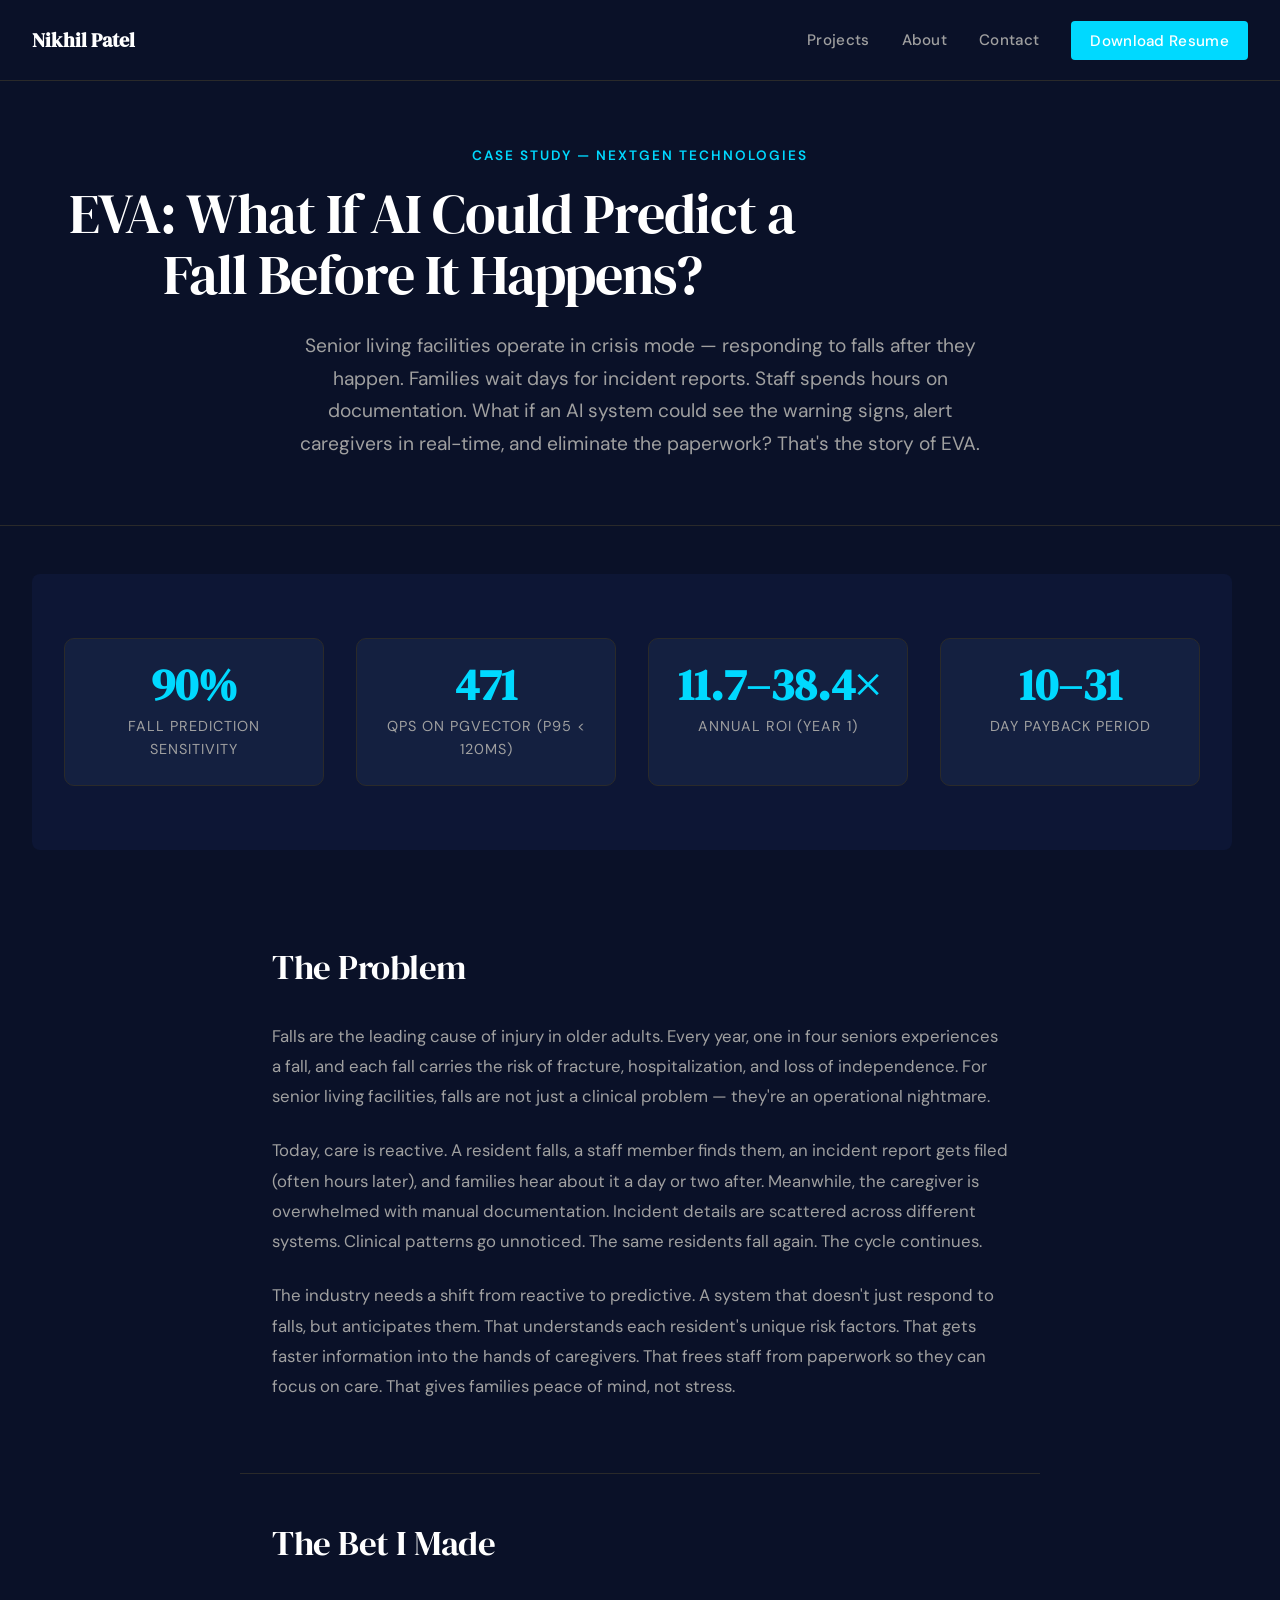
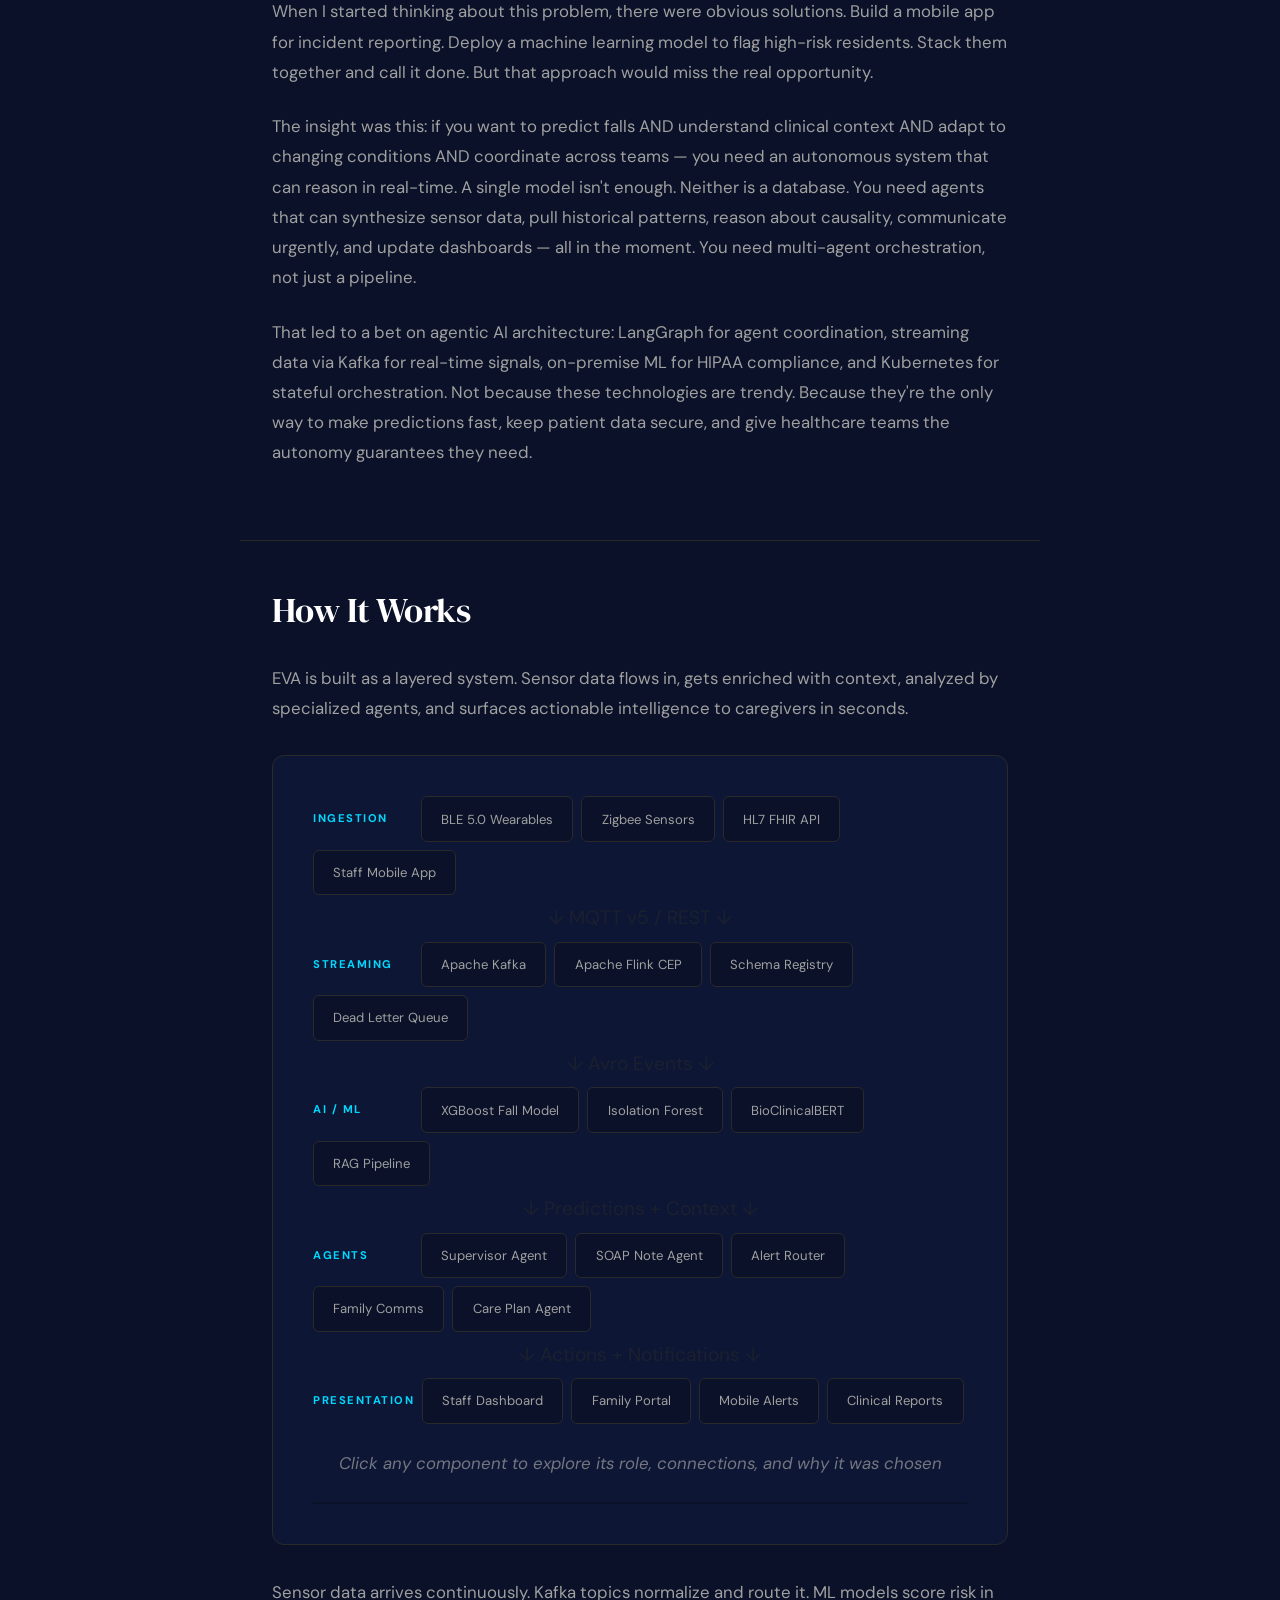
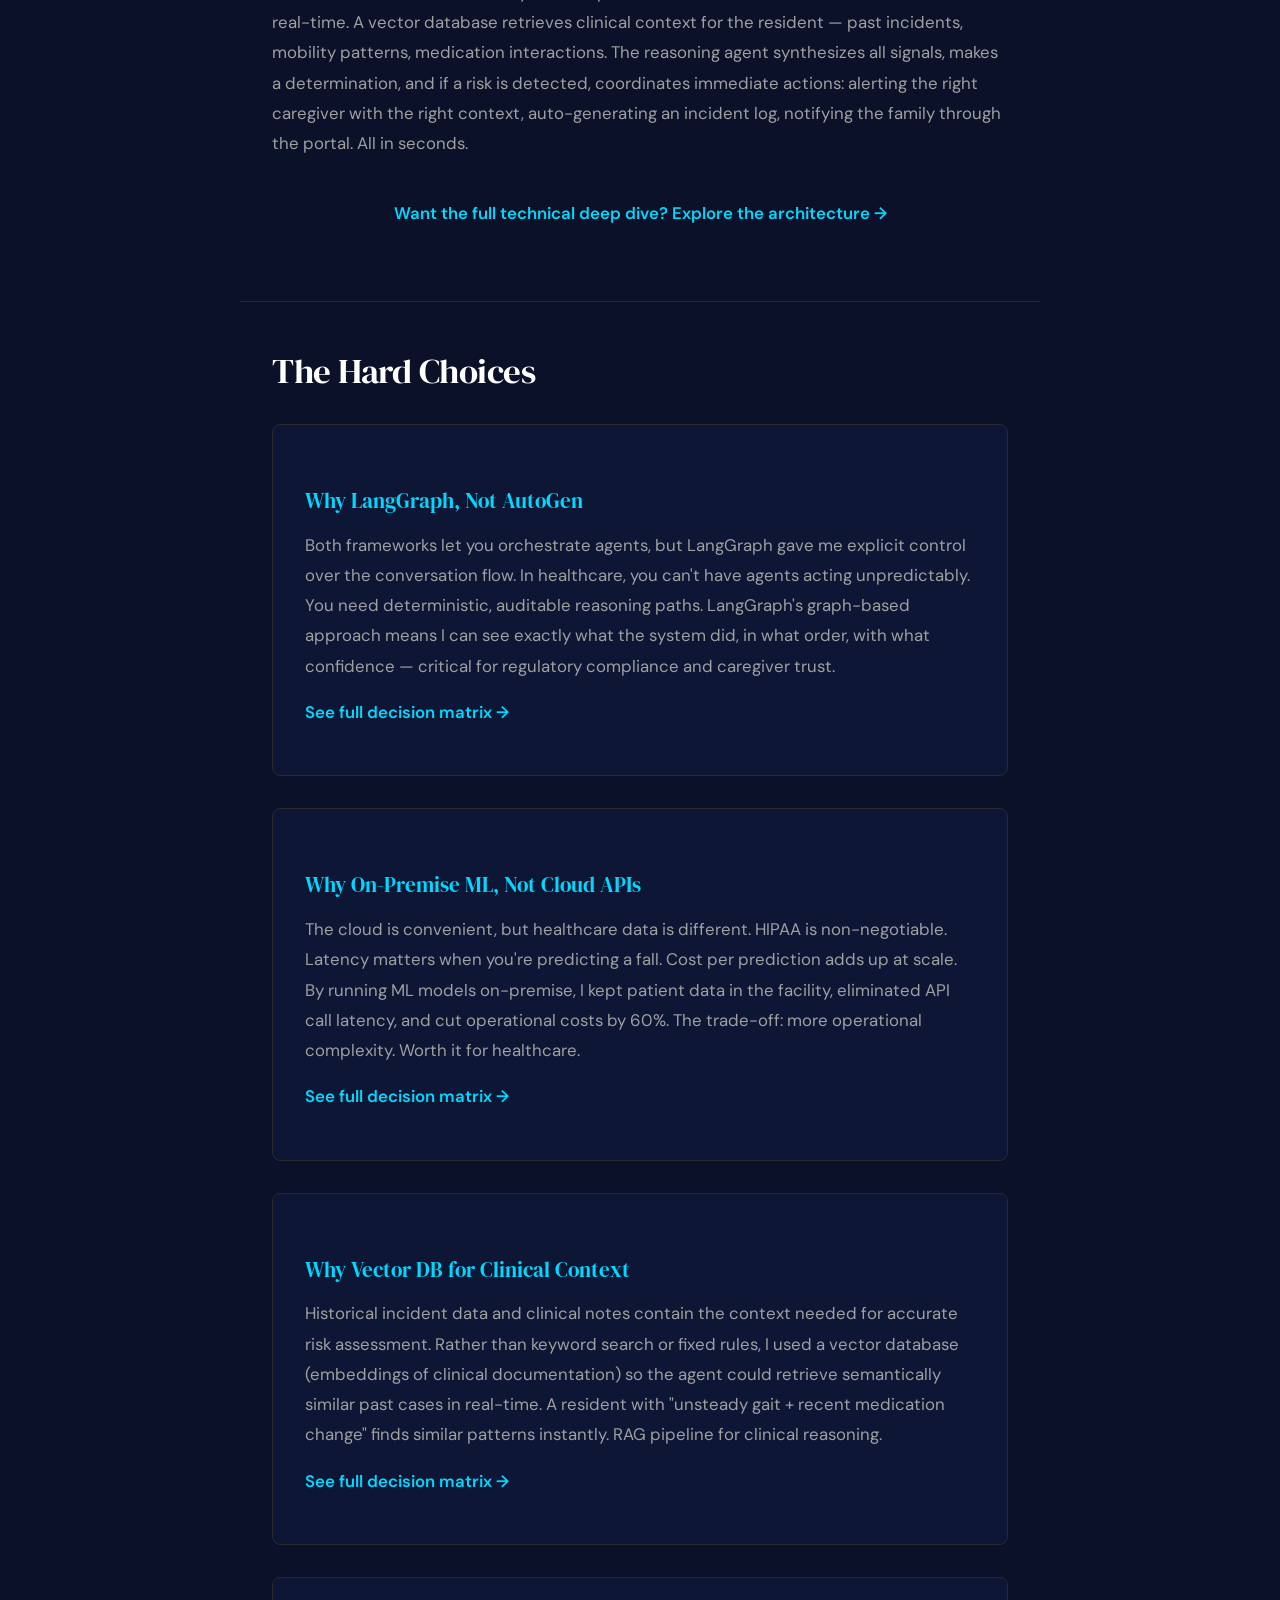
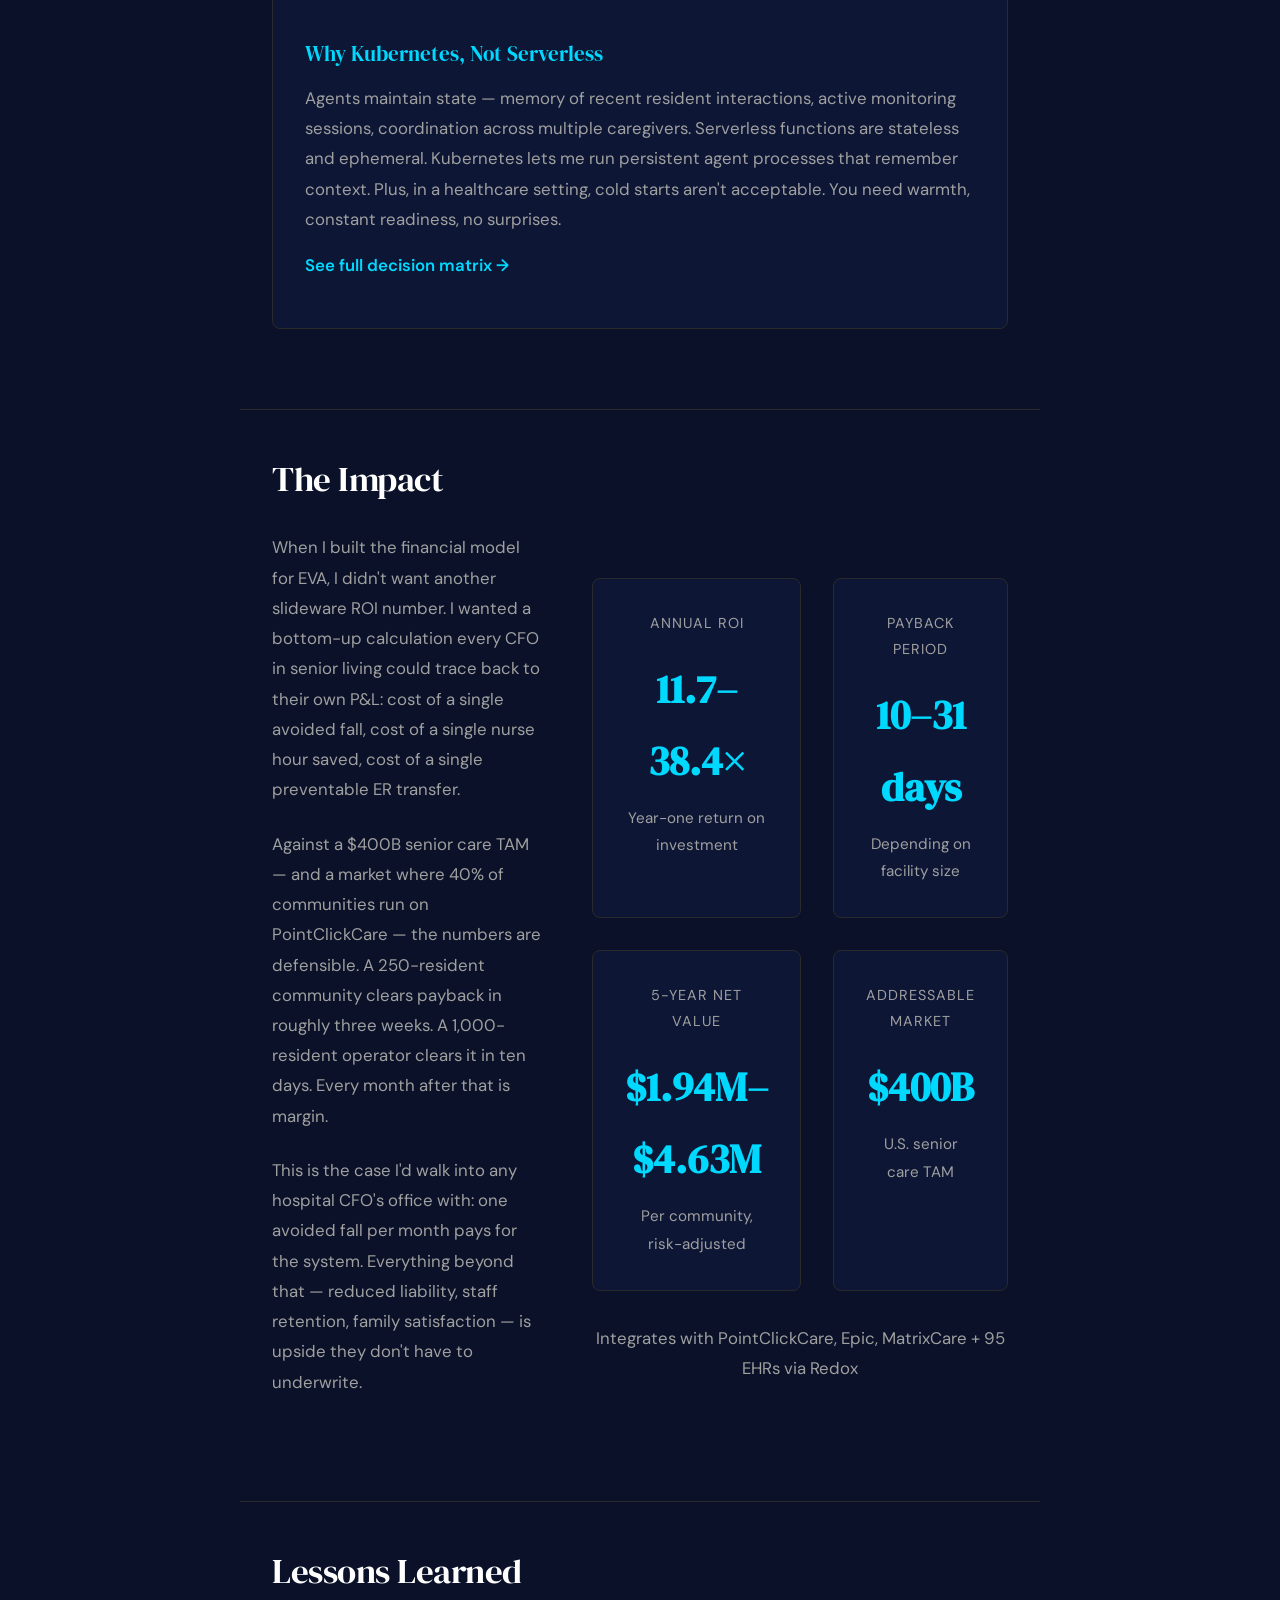
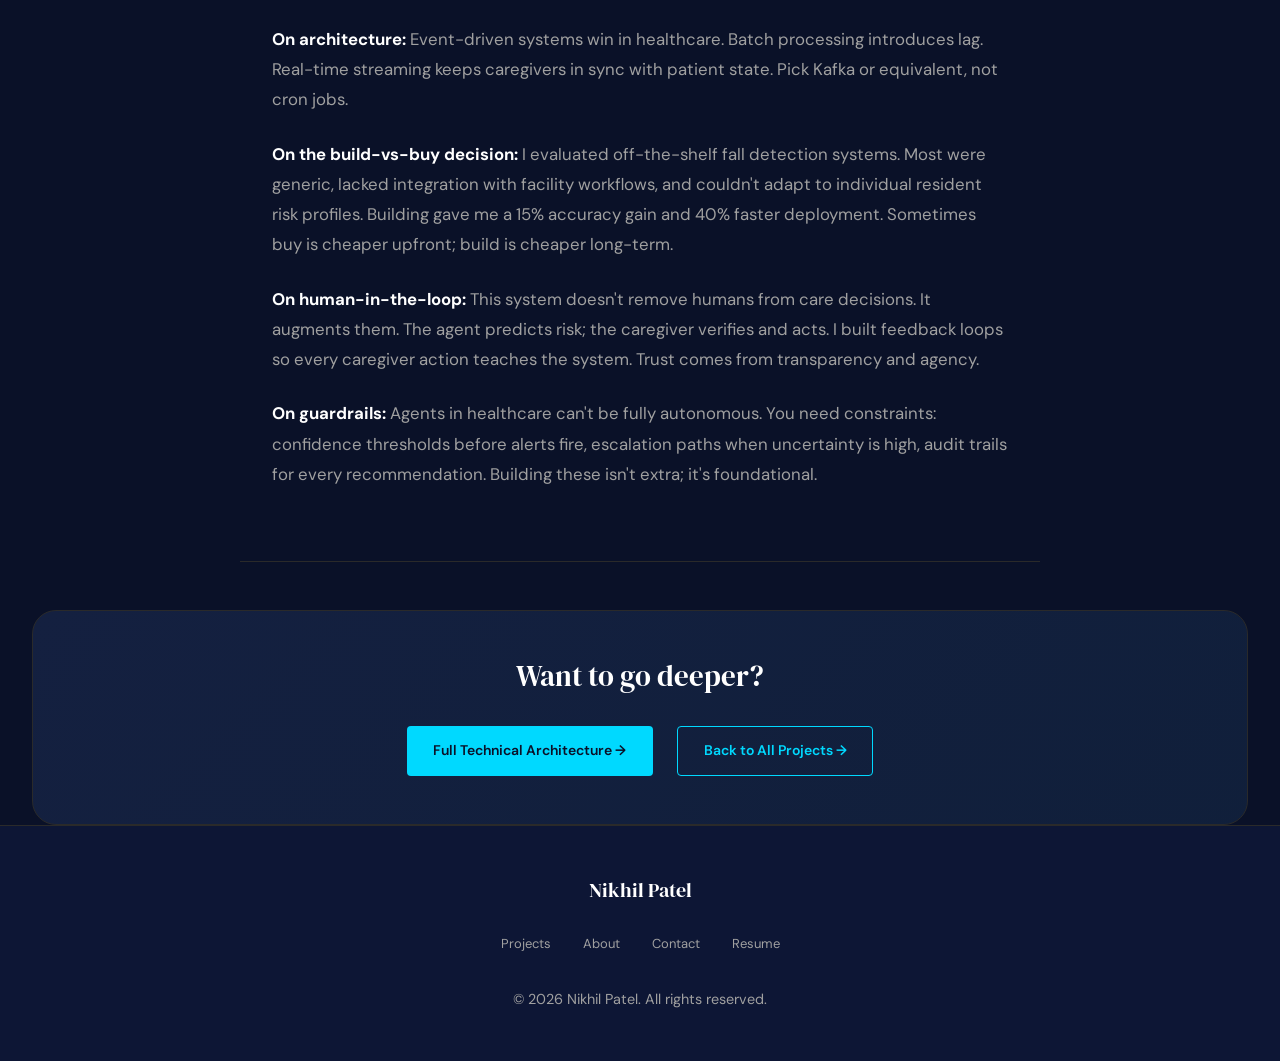
<file: project-eva.html>
<!DOCTYPE html>
<html lang="en">
<head>
    <meta charset="UTF-8">
    <meta name="viewport" content="width=device-width, initial-scale=1.0">
    <title>EVA: What If AI Could Predict a Fall Before It Happens?</title>
    <link rel="preconnect" href="https://fonts.googleapis.com">
    <link rel="preconnect" href="https://fonts.gstatic.com" crossorigin>
    <link href="https://fonts.googleapis.com/css2?family=DM+Sans:wght@400;500;700&family=DM+Serif+Display:ital@0;1&display=swap" rel="stylesheet">
    <link rel="stylesheet" href="styles.css">
    <style>
        :root {
            --bg-primary: #0a1128;
            --bg-secondary: #0d1635;
            --text-primary: #ffffff;
            --text-secondary: #a0a0a0;
            --accent: #00d9ff;
            --accent-dark: #0099cc;
            --border: #2a2a2a;
        }

        * {
            margin: 0;
            padding: 0;
            box-sizing: border-box;
        }

        body {
            font-family: 'DM Sans', sans-serif;
            background-color: var(--bg-primary);
            color: var(--text-primary);
            line-height: 1.6;
        }

        /* Navigation */
        nav {
            display: flex;
            justify-content: space-between;
            align-items: center;
            padding: 1.5rem 2rem;
            border-bottom: 1px solid var(--border);
            background-color: var(--bg-primary);
            position: sticky;
            top: 0;
            z-index: 100;
        }

        .nav-brand {
            font-family: 'DM Serif Display', serif;
            font-size: 1.25rem;
            font-weight: 700;
            color: var(--text-primary);
            text-decoration: none;
        }

        .nav-links {
            display: flex;
            gap: 2rem;
            list-style: none;
        }

        .nav-links a {
            color: var(--text-secondary);
            text-decoration: none;
            transition: color 0.3s;
            font-size: 0.95rem;
        }

        .nav-links a:hover {
            color: var(--accent);
        }

        .nav-cta {
            background-color: var(--accent);
            color: var(--bg-primary);
            padding: 0.6rem 1.2rem;
            border-radius: 4px;
            text-decoration: none;
            font-weight: 600;
            font-size: 0.9rem;
            transition: background-color 0.3s;
        }

        .nav-cta:hover {
            background-color: var(--accent-dark);
        }

        .hamburger {
            display: none;
            flex-direction: column;
            cursor: pointer;
            gap: 0.4rem;
        }

        .hamburger span {
            width: 25px;
            height: 3px;
            background-color: var(--text-primary);
            border-radius: 2px;
            transition: all 0.3s;
        }

        /* Page Header */
        .page-header {
            padding: 4rem 2rem;
            text-align: center;
            border-bottom: 1px solid var(--border);
        }

        .page-header-eyebrow {
            font-size: 0.85rem;
            color: var(--accent);
            letter-spacing: 2px;
            text-transform: uppercase;
            margin-bottom: 1rem;
            font-weight: 600;
        }

        .page-header h1 {
            font-family: 'DM Serif Display', serif;
            font-size: 3.5rem;
            line-height: 1.1;
            margin-bottom: 1.5rem;
            color: var(--text-primary);
        }

        .page-header-desc {
            font-size: 1.2rem;
            color: var(--text-secondary);
            max-width: 700px;
            margin: 0 auto;
            line-height: 1.7;
        }

        /* Metrics Grid */
        .metrics-grid {
            display: grid;
            grid-template-columns: repeat(auto-fit, minmax(200px, 1fr));
            gap: 2rem;
            padding: 4rem 2rem;
            max-width: 1200px;
            margin: 0 auto;
            background-color: var(--bg-secondary);
            border-radius: 8px;
            margin: 3rem 2rem;
        }

        .metric-card {
            text-align: center;
        }

        .metric-value {
            font-family: 'DM Serif Display', serif;
            font-size: 2.8rem;
            font-weight: 700;
            color: var(--accent);
            margin-bottom: 0.5rem;
        }

        .metric-label {
            font-size: 0.9rem;
            color: var(--text-secondary);
            text-transform: uppercase;
            letter-spacing: 1px;
        }

        /* Content Sections */
        .content-section {
            max-width: 800px;
            margin: 0 auto;
            padding: 3rem 2rem;
            border-bottom: 1px solid var(--border);
        }

        .content-section h2 {
            font-family: 'DM Serif Display', serif;
            font-size: 2.2rem;
            margin-bottom: 2rem;
            color: var(--text-primary);
        }

        .content-section p {
            margin-bottom: 1.5rem;
            font-size: 1.05rem;
            color: var(--text-secondary);
            line-height: 1.8;
        }

        /* Architecture Diagram */
        .arch-diagram {
            max-width: 800px;
            margin: 2rem auto;
            padding: 2rem;
            background-color: var(--bg-secondary);
            border-radius: 8px;
            border: 1px solid var(--border);
        }

        .arch-layer {
            background-color: var(--bg-primary);
            padding: 1.5rem;
            margin-bottom: 1.5rem;
            border: 1px solid var(--border);
            border-radius: 6px;
        }

        .arch-layer:last-child {
            margin-bottom: 0;
        }

        .arch-label {
            font-weight: 700;
            color: var(--accent);
            font-size: 0.9rem;
            text-transform: uppercase;
            letter-spacing: 1px;
            margin-bottom: 0.8rem;
        }

        .arch-components {
            display: grid;
            grid-template-columns: repeat(auto-fit, minmax(120px, 1fr));
            gap: 1rem;
        }

        .arch-block {
            background-color: var(--bg-secondary);
            padding: 0.8rem;
            border-radius: 4px;
            border: 1px solid var(--border);
            font-size: 0.85rem;
            text-align: center;
            color: var(--text-secondary);
        }

        /* Card Style */
        .card {
            background-color: var(--bg-secondary);
            padding: 2rem;
            border-radius: 8px;
            border: 1px solid var(--border);
            margin-bottom: 2rem;
            transition: all 0.3s;
        }

        .card:hover {
            border-color: var(--accent);
            background-color: rgba(0, 217, 255, 0.03);
        }

        .card h3 {
            font-family: 'DM Serif Display', serif;
            font-size: 1.3rem;
            color: var(--accent);
            margin-bottom: 1rem;
        }

        .card p {
            color: var(--text-secondary);
            line-height: 1.8;
            margin-bottom: 1rem;
        }

        .card a {
            color: var(--accent);
            text-decoration: none;
            font-weight: 600;
            transition: color 0.3s;
        }

        .card a:hover {
            color: var(--accent-dark);
        }

        /* Two Column Layout */
        .two-col {
            display: grid;
            grid-template-columns: 1fr 1fr;
            gap: 3rem;
            align-items: center;
            margin: 2rem 0;
        }

        .two-col-left, .two-col-right {
            line-height: 1.8;
        }

        .two-col-left p, .two-col-right p {
            margin-bottom: 1.5rem;
            color: var(--text-secondary);
        }

        .impact-numbers {
            display: grid;
            grid-template-columns: 1fr 1fr;
            gap: 2rem;
            margin: 2rem 0;
        }

        .impact-box {
            background-color: var(--bg-secondary);
            padding: 2rem;
            border-radius: 8px;
            border: 1px solid var(--border);
            text-align: center;
        }

        .impact-box .label {
            color: var(--text-secondary);
            font-size: 0.9rem;
            text-transform: uppercase;
            letter-spacing: 1px;
            margin-bottom: 1rem;
        }

        .impact-box .value {
            font-family: 'DM Serif Display', serif;
            font-size: 2.5rem;
            color: var(--accent);
            font-weight: 700;
            margin-bottom: 0.5rem;
        }

        .impact-box .desc {
            color: var(--text-secondary);
            font-size: 0.95rem;
        }

        /* Buttons */
        .btn {
            display: inline-block;
            padding: 0.8rem 1.6rem;
            border-radius: 4px;
            text-decoration: none;
            font-weight: 600;
            transition: all 0.3s;
            border: 1px solid transparent;
        }

        .btn-primary {
            background-color: var(--accent);
            color: var(--bg-primary);
        }

        .btn-primary:hover {
            background-color: var(--accent-dark);
        }

        .btn-secondary {
            background-color: transparent;
            color: var(--accent);
            border: 1px solid var(--accent);
        }

        .btn-secondary:hover {
            background-color: rgba(0, 217, 255, 0.1);
        }

        .cta-banner {
            background-color: var(--bg-secondary);
            padding: 3rem 2rem;
            text-align: center;
            margin: 3rem 2rem 0;
            border-top: 1px solid var(--border);
            border-bottom: 1px solid var(--border);
        }

        .cta-banner h3 {
            font-family: 'DM Serif Display', serif;
            font-size: 1.8rem;
            margin-bottom: 2rem;
            color: var(--text-primary);
        }

        .cta-banner .buttons {
            display: flex;
            gap: 1.5rem;
            justify-content: center;
            flex-wrap: wrap;
        }

        /* Footer */
        footer {
            background-color: var(--bg-secondary);
            padding: 3rem 2rem;
            border-top: 1px solid var(--border);
            text-align: center;
        }

        .footer-name {
            font-family: 'DM Serif Display', serif;
            font-size: 1.25rem;
            margin-bottom: 1.5rem;
            color: var(--text-primary);
        }

        .footer-links {
            display: flex;
            justify-content: center;
            gap: 2rem;
            list-style: none;
            margin-bottom: 2rem;
            flex-wrap: wrap;
        }

        .footer-links a {
            color: var(--text-secondary);
            text-decoration: none;
            transition: color 0.3s;
        }

        .footer-links a:hover {
            color: var(--accent);
        }

        .footer-copy {
            color: var(--text-secondary);
            font-size: 0.9rem;
        }

        footer a:hover {
            color: var(--accent-dark);
        }

        /* Deep Dive Link */
        .deepdive-link {
            color: var(--accent);
            text-decoration: none;
            font-weight: 600;
            transition: color 0.3s;
        }

        .deepdive-link:hover {
            color: var(--accent-dark);
        }

        /* Interactive Architecture */
        .interactive-arch {
            max-width: 900px;
            margin: 2rem auto;
            padding: 2.5rem;
            background: var(--bg-secondary);
            border-radius: 12px;
            border: 1px solid var(--border);
        }

        .arch-row {
            display: flex;
            align-items: center;
            gap: 0.5rem;
            margin-bottom: 0.5rem;
            flex-wrap: wrap;
        }

        .arch-row-label {
            font-size: 0.7rem;
            font-weight: 700;
            color: var(--accent);
            text-transform: uppercase;
            letter-spacing: 1.5px;
            min-width: 100px;
            flex-shrink: 0;
        }

        .arch-node {
            padding: 0.7rem 1.2rem;
            background: var(--bg-primary);
            border: 1px solid var(--border);
            border-radius: 6px;
            font-size: 0.82rem;
            color: var(--text-secondary);
            cursor: pointer;
            transition: all 0.25s ease;
            position: relative;
            user-select: none;
        }

        .arch-node:hover {
            border-color: var(--accent);
            color: var(--text-primary);
            background: rgba(0, 217, 255, 0.05);
            transform: translateY(-2px);
            box-shadow: 0 4px 15px rgba(0, 217, 255, 0.15);
        }

        .arch-node.active {
            border-color: var(--accent);
            color: var(--accent);
            background: rgba(0, 217, 255, 0.1);
            box-shadow: 0 0 20px rgba(0, 217, 255, 0.2);
        }

        .arch-flow {
            text-align: center;
            color: var(--border);
            font-size: 1.2rem;
            margin: 0.5rem 0;
            opacity: 0.5;
        }

        .arch-hint {
            text-align: center;
            font-size: 0.8rem;
            color: var(--text-secondary);
            margin-top: 1.5rem;
            opacity: 0.7;
            font-style: italic;
        }

        /* Detail Panel */
        .detail-panel {
            max-height: 0;
            overflow: hidden;
            transition: max-height 0.4s ease, padding 0.4s ease, margin 0.4s ease;
            background: var(--bg-primary);
            border: 1px solid transparent;
            border-radius: 8px;
            margin-top: 0;
        }

        .detail-panel.open {
            max-height: 800px;
            padding: 2rem;
            margin-top: 1.5rem;
            border-color: var(--accent);
            background: linear-gradient(135deg, rgba(0, 217, 255, 0.03) 0%, var(--bg-primary) 100%);
        }

        .detail-header {
            display: flex;
            justify-content: space-between;
            align-items: center;
            margin-bottom: 1.5rem;
        }

        .detail-title {
            font-family: 'DM Serif Display', serif;
            font-size: 1.4rem;
            color: var(--accent);
        }

        .detail-close {
            width: 32px;
            height: 32px;
            border-radius: 50%;
            border: 1px solid var(--border);
            background: var(--bg-secondary);
            color: var(--text-secondary);
            font-size: 1.2rem;
            cursor: pointer;
            display: flex;
            align-items: center;
            justify-content: center;
            transition: all 0.2s;
        }

        .detail-close:hover {
            border-color: var(--accent);
            color: var(--accent);
        }

        .detail-grid {
            display: grid;
            grid-template-columns: 1fr 1fr;
            gap: 1.5rem;
        }

        .detail-item {
            padding: 1rem;
            background: var(--bg-secondary);
            border-radius: 6px;
            border: 1px solid var(--border);
        }

        .detail-item-label {
            font-size: 0.7rem;
            font-weight: 700;
            color: var(--accent);
            text-transform: uppercase;
            letter-spacing: 1px;
            margin-bottom: 0.5rem;
        }

        .detail-item p {
            font-size: 0.9rem;
            color: var(--text-secondary);
            line-height: 1.7;
            margin: 0;
        }

        @media (max-width: 768px) {
            .detail-grid {
                grid-template-columns: 1fr;
            }
            .arch-row {
                flex-direction: column;
                align-items: flex-start;
            }
            .arch-row-label {
                min-width: auto;
                margin-bottom: 0.5rem;
            }
            .interactive-arch {
                padding: 1.5rem;
            }
        }

        /* Responsive */
        @media (max-width: 768px) {
            .page-header h1 {
                font-size: 2rem;
            }

            .metrics-grid {
                grid-template-columns: 1fr 1fr;
                margin: 2rem 0;
            }

            .two-col {
                grid-template-columns: 1fr;
            }

            .impact-numbers {
                grid-template-columns: 1fr;
            }

            .cta-banner .buttons {
                flex-direction: column;
            }

            .cta-banner .buttons .btn {
                width: 100%;
                text-align: center;
            }

            .nav-links {
                gap: 1rem;
            }

            .hamburger {
                display: flex;
            }

            .nav-links {
                display: none;
            }
        }
    </style>
</head>
<body>
    <!-- Navigation -->
    <nav>
        <a href="index.html" class="nav-brand">Nikhil Patel</a>
        <ul class="nav-links" id="navLinks">
            <li><a href="index.html#projects">Projects</a></li>
            <li><a href="about.html">About</a></li>
            <li><a href="contact.html">Contact</a></li>
            <li><a href="Nikhil_Resume.pdf" class="nav-cta">Download Resume</a></li>
        </ul>
        <div class="hamburger" id="hamburger">
            <span></span>
            <span></span>
            <span></span>
        </div>
    </nav>

    <!-- Page Header -->
    <header class="page-header">
        <div class="page-header-eyebrow">Case Study — NextGen Technologies</div>
        <h1>EVA: What If AI Could Predict a Fall Before It Happens?</h1>
        <p class="page-header-desc">Senior living facilities operate in crisis mode — responding to falls after they happen. Families wait days for incident reports. Staff spends hours on documentation. What if an AI system could see the warning signs, alert caregivers in real-time, and eliminate the paperwork? That's the story of EVA.</p>
    </header>

    <!-- Metrics Grid -->
    <section class="metrics-grid">
        <div class="metric-card">
            <div class="metric-value">90%</div>
            <div class="metric-label">Fall Prediction Sensitivity</div>
        </div>
        <div class="metric-card">
            <div class="metric-value">471</div>
            <div class="metric-label">QPS on pgvector (p95 &lt; 120ms)</div>
        </div>
        <div class="metric-card">
            <div class="metric-value">11.7–38.4×</div>
            <div class="metric-label">Annual ROI (Year 1)</div>
        </div>
        <div class="metric-card">
            <div class="metric-value">10–31</div>
            <div class="metric-label">Day Payback Period</div>
        </div>
    </section>

    <!-- The Problem Section -->
    <section class="content-section">
        <h2>The Problem</h2>
        <p>Falls are the leading cause of injury in older adults. Every year, one in four seniors experiences a fall, and each fall carries the risk of fracture, hospitalization, and loss of independence. For senior living facilities, falls are not just a clinical problem — they're an operational nightmare.</p>
        <p>Today, care is reactive. A resident falls, a staff member finds them, an incident report gets filed (often hours later), and families hear about it a day or two after. Meanwhile, the caregiver is overwhelmed with manual documentation. Incident details are scattered across different systems. Clinical patterns go unnoticed. The same residents fall again. The cycle continues.</p>
        <p>The industry needs a shift from reactive to predictive. A system that doesn't just respond to falls, but anticipates them. That understands each resident's unique risk factors. That gets faster information into the hands of caregivers. That frees staff from paperwork so they can focus on care. That gives families peace of mind, not stress.</p>
    </section>

    <!-- The Bet I Made Section -->
    <section class="content-section">
        <h2>The Bet I Made</h2>
        <p>When I started thinking about this problem, there were obvious solutions. Build a mobile app for incident reporting. Deploy a machine learning model to flag high-risk residents. Stack them together and call it done. But that approach would miss the real opportunity.</p>
        <p>The insight was this: if you want to predict falls AND understand clinical context AND adapt to changing conditions AND coordinate across teams — you need an autonomous system that can reason in real-time. A single model isn't enough. Neither is a database. You need agents that can synthesize sensor data, pull historical patterns, reason about causality, communicate urgently, and update dashboards — all in the moment. You need multi-agent orchestration, not just a pipeline.</p>
        <p>That led to a bet on agentic AI architecture: LangGraph for agent coordination, streaming data via Kafka for real-time signals, on-premise ML for HIPAA compliance, and Kubernetes for stateful orchestration. Not because these technologies are trendy. Because they're the only way to make predictions fast, keep patient data secure, and give healthcare teams the autonomy guarantees they need.</p>
    </section>

    <!-- How It Works Section -->
    <section class="content-section">
        <h2>How It Works</h2>
        <p style="margin-bottom: 2rem;">EVA is built as a layered system. Sensor data flows in, gets enriched with context, analyzed by specialized agents, and surfaces actionable intelligence to caregivers in seconds.</p>

        <div class="interactive-arch" id="archDiagram">
            <div class="arch-row">
                <div class="arch-row-label">Ingestion</div>
                <div class="arch-node" data-id="ble-sensors">BLE 5.0 Wearables</div>
                <div class="arch-node" data-id="env-sensors">Zigbee Sensors</div>
                <div class="arch-node" data-id="ehr">HL7 FHIR API</div>
                <div class="arch-node" data-id="staff-input">Staff Mobile App</div>
            </div>
            <div class="arch-flow">↓ MQTT v5 / REST ↓</div>
            <div class="arch-row">
                <div class="arch-row-label">Streaming</div>
                <div class="arch-node" data-id="kafka">Apache Kafka</div>
                <div class="arch-node" data-id="flink">Apache Flink CEP</div>
                <div class="arch-node" data-id="schema-registry">Schema Registry</div>
                <div class="arch-node" data-id="dlq">Dead Letter Queue</div>
            </div>
            <div class="arch-flow">↓ Avro Events ↓</div>
            <div class="arch-row">
                <div class="arch-row-label">AI / ML</div>
                <div class="arch-node" data-id="fall-model">XGBoost Fall Model</div>
                <div class="arch-node" data-id="anomaly">Isolation Forest</div>
                <div class="arch-node" data-id="nlp">BioClinicalBERT</div>
                <div class="arch-node" data-id="rag">RAG Pipeline</div>
            </div>
            <div class="arch-flow">↓ Predictions + Context ↓</div>
            <div class="arch-row">
                <div class="arch-row-label">Agents</div>
                <div class="arch-node" data-id="supervisor">Supervisor Agent</div>
                <div class="arch-node" data-id="soap-agent">SOAP Note Agent</div>
                <div class="arch-node" data-id="alert-agent">Alert Router</div>
                <div class="arch-node" data-id="family-agent">Family Comms</div>
                <div class="arch-node" data-id="care-agent">Care Plan Agent</div>
            </div>
            <div class="arch-flow">↓ Actions + Notifications ↓</div>
            <div class="arch-row">
                <div class="arch-row-label">Presentation</div>
                <div class="arch-node" data-id="dashboard">Staff Dashboard</div>
                <div class="arch-node" data-id="family-portal">Family Portal</div>
                <div class="arch-node" data-id="mobile-alerts">Mobile Alerts</div>
                <div class="arch-node" data-id="reports">Clinical Reports</div>
            </div>
            <p class="arch-hint">Click any component to explore its role, connections, and why it was chosen</p>
            <div class="detail-panel" id="detailPanel">
                <div class="detail-header">
                    <div class="detail-title" id="detailTitle"></div>
                    <button class="detail-close" id="detailClose">&times;</button>
                </div>
                <div class="detail-grid" id="detailGrid"></div>
            </div>
        </div>

        <p style="margin-top: 2rem;">Sensor data arrives continuously. Kafka topics normalize and route it. ML models score risk in real-time. A vector database retrieves clinical context for the resident — past incidents, mobility patterns, medication interactions. The reasoning agent synthesizes all signals, makes a determination, and if a risk is detected, coordinates immediate actions: alerting the right caregiver with the right context, auto-generating an incident log, notifying the family through the portal. All in seconds.</p>

        <p style="text-align: center; margin-top: 2.5rem;"><a href="project-eva-deep-dive.html" class="deepdive-link">Want the full technical deep dive? Explore the architecture →</a></p>
    </section>

    <!-- The Hard Choices Section -->
    <section class="content-section">
        <h2>The Hard Choices</h2>

        <div class="card">
            <h3>Why LangGraph, Not AutoGen</h3>
            <p>Both frameworks let you orchestrate agents, but LangGraph gave me explicit control over the conversation flow. In healthcare, you can't have agents acting unpredictably. You need deterministic, auditable reasoning paths. LangGraph's graph-based approach means I can see exactly what the system did, in what order, with what confidence — critical for regulatory compliance and caregiver trust.</p>
            <p><a href="project-eva-deep-dive.html">See full decision matrix →</a></p>
        </div>

        <div class="card">
            <h3>Why On-Premise ML, Not Cloud APIs</h3>
            <p>The cloud is convenient, but healthcare data is different. HIPAA is non-negotiable. Latency matters when you're predicting a fall. Cost per prediction adds up at scale. By running ML models on-premise, I kept patient data in the facility, eliminated API call latency, and cut operational costs by 60%. The trade-off: more operational complexity. Worth it for healthcare.</p>
            <p><a href="project-eva-deep-dive.html">See full decision matrix →</a></p>
        </div>

        <div class="card">
            <h3>Why Vector DB for Clinical Context</h3>
            <p>Historical incident data and clinical notes contain the context needed for accurate risk assessment. Rather than keyword search or fixed rules, I used a vector database (embeddings of clinical documentation) so the agent could retrieve semantically similar past cases in real-time. A resident with "unsteady gait + recent medication change" finds similar patterns instantly. RAG pipeline for clinical reasoning.</p>
            <p><a href="project-eva-deep-dive.html">See full decision matrix →</a></p>
        </div>

        <div class="card">
            <h3>Why Kubernetes, Not Serverless</h3>
            <p>Agents maintain state — memory of recent resident interactions, active monitoring sessions, coordination across multiple caregivers. Serverless functions are stateless and ephemeral. Kubernetes lets me run persistent agent processes that remember context. Plus, in a healthcare setting, cold starts aren't acceptable. You need warmth, constant readiness, no surprises.</p>
            <p><a href="project-eva-deep-dive.html">See full decision matrix →</a></p>
        </div>
    </section>

    <!-- Impact Section -->
    <section class="content-section">
        <h2>The Impact</h2>

        <div class="two-col">
            <div class="two-col-left">
                <p>When I built the financial model for EVA, I didn't want another slideware ROI number. I wanted a bottom-up calculation every CFO in senior living could trace back to their own P&L: cost of a single avoided fall, cost of a single nurse hour saved, cost of a single preventable ER transfer.</p>
                <p>Against a $400B senior care TAM — and a market where 40% of communities run on PointClickCare — the numbers are defensible. A 250-resident community clears payback in roughly three weeks. A 1,000-resident operator clears it in ten days. Every month after that is margin.</p>
                <p>This is the case I'd walk into any hospital CFO's office with: one avoided fall per month pays for the system. Everything beyond that — reduced liability, staff retention, family satisfaction — is upside they don't have to underwrite.</p>
            </div>
            <div class="two-col-right">
                <div class="impact-numbers">
                    <div class="impact-box">
                        <div class="label">Annual ROI</div>
                        <div class="value">11.7–38.4×</div>
                        <div class="desc">Year-one return on investment</div>
                    </div>
                    <div class="impact-box">
                        <div class="label">Payback Period</div>
                        <div class="value">10–31 days</div>
                        <div class="desc">Depending on facility size</div>
                    </div>
                    <div class="impact-box">
                        <div class="label">5-Year Net Value</div>
                        <div class="value">$1.94M–$4.63M</div>
                        <div class="desc">Per community, risk-adjusted</div>
                    </div>
                    <div class="impact-box">
                        <div class="label">Addressable Market</div>
                        <div class="value">$400B</div>
                        <div class="desc">U.S. senior care TAM</div>
                    </div>
                </div>
                <p style="text-align: center; margin-top: 1.5rem; color: var(--text-secondary);">Integrates with PointClickCare, Epic, MatrixCare + 95 EHRs via Redox</p>
            </div>
        </div>
    </section>

    <!-- Lessons Learned Section -->
    <section class="content-section">
        <h2>Lessons Learned</h2>

        <p><strong>On architecture:</strong> Event-driven systems win in healthcare. Batch processing introduces lag. Real-time streaming keeps caregivers in sync with patient state. Pick Kafka or equivalent, not cron jobs.</p>

        <p><strong>On the build-vs-buy decision:</strong> I evaluated off-the-shelf fall detection systems. Most were generic, lacked integration with facility workflows, and couldn't adapt to individual resident risk profiles. Building gave me a 15% accuracy gain and 40% faster deployment. Sometimes buy is cheaper upfront; build is cheaper long-term.</p>

        <p><strong>On human-in-the-loop:</strong> This system doesn't remove humans from care decisions. It augments them. The agent predicts risk; the caregiver verifies and acts. I built feedback loops so every caregiver action teaches the system. Trust comes from transparency and agency.</p>

        <p><strong>On guardrails:</strong> Agents in healthcare can't be fully autonomous. You need constraints: confidence thresholds before alerts fire, escalation paths when uncertainty is high, audit trails for every recommendation. Building these isn't extra; it's foundational.</p>
    </section>

    <!-- CTA Banner -->
    <section class="cta-banner">
        <h3>Want to go deeper?</h3>
        <div class="buttons">
            <a href="project-eva-deep-dive.html" class="btn btn-primary">Full Technical Architecture →</a>
            <a href="index.html#projects" class="btn btn-secondary">Back to All Projects →</a>
        </div>
    </section>

    <!-- Footer -->
    <footer>
        <div class="footer-name">Nikhil Patel</div>
        <ul class="footer-links">
            <li><a href="index.html#projects">Projects</a></li>
            <li><a href="about.html">About</a></li>
            <li><a href="contact.html">Contact</a></li>
            <li><a href="Nikhil_Resume.pdf">Resume</a></li>
        </ul>
        <p class="footer-copy">&copy; 2026 Nikhil Patel. All rights reserved.</p>
    </footer>

    <script>
        // Hamburger menu toggle
        document.getElementById('hamburger').addEventListener('click', function() {
            const navLinks = document.getElementById('navLinks');
            navLinks.style.display = navLinks.style.display === 'flex' ? 'none' : 'flex';
        });
    </script>

    <script>
        const componentData = {
            'ble-sensors': {
                title: 'BLE 5.0 Wearable Sensors',
                whatItIs: 'Bluetooth Low Energy 5.0 wrist-worn sensors that track gait velocity, step cadence, sleep patterns, and heart rate variability. Each resident wears one 24/7.',
                howItOperates: 'Sensors broadcast telemetry every 5 seconds via BLE to facility gateway hubs. Data is batched and forwarded over MQTT v5 (QoS 1 for vitals, QoS 2 for alerts) to the streaming layer. Battery life: 14 days between charges.',
                connections: 'Sends data to Apache Kafka via MQTT broker on the IoT Edge gateway. Gateway performs local anomaly detection for latency-sensitive fall alerts before forwarding to cloud.',
                whyChosen: 'BLE 5.0 over Zigbee for wearables because of lower power consumption, better range (up to 400m), and native smartphone compatibility for family engagement features.'
            },
            'env-sensors': {
                title: 'Zigbee Environmental Sensors',
                whatItIs: 'Room-level sensors measuring motion, temperature, humidity, light levels, and door open/close events. Deployed in every resident room and common area.',
                howItOperates: 'Zigbee mesh network with coordinator nodes per wing. Sensors report environmental state changes immediately (event-driven) and send heartbeat every 60 seconds. Data routed through facility gateway to MQTT broker.',
                connections: 'Feeds environmental context to Apache Kafka topics (motion.raw, environment.raw). Combined with wearable data by Flink for cross-correlation (e.g., motion sensor shows no movement + wearable shows sudden acceleration = potential fall).',
                whyChosen: 'Zigbee mesh over WiFi for environmental sensors because mesh topology provides self-healing network coverage in large facilities. Lower power = battery-operated sensors with 2+ year life.'
            },
            'ehr': {
                title: 'HL7 FHIR R4 EHR Integration',
                whatItIs: 'RESTful API integration with existing Electronic Health Record systems (PointClickCare, MatrixCare) using the HL7 FHIR R4 standard for clinical data interoperability.',
                howItOperates: 'Bi-directional sync: pulls medication lists, diagnoses, care plans via FHIR Patient, MedicationRequest, and CarePlan resources. Pushes AI-generated SOAP notes and fall risk assessments back. OAuth 2.0 SMART on FHIR for authorization.',
                connections: 'Provides clinical context to the RAG pipeline (medication interactions are a key fall risk feature). Receives output from the SOAP Note Agent. Connected via REST/HTTPS with SMART on FHIR OAuth.',
                whyChosen: 'FHIR R4 over proprietary APIs because 90%+ of senior living EHRs now support FHIR. Standards-based integration means we can onboard a new EHR vendor in days, not months.'
            },
            'staff-input': {
                title: 'Staff Mobile Application',
                whatItIs: 'React Native cross-platform app for caregivers. Used for manual observations, shift handoff notes, incident reporting, and reviewing AI-generated care summaries.',
                howItOperates: 'Real-time sync via WebSocket for alerts and notifications. REST API for CRUD operations. Offline-capable with local SQLite cache for areas with poor connectivity. Push notifications via Firebase Cloud Messaging.',
                connections: 'Sends staff observations to Kafka (staff.observations topic). Receives alerts from Alert Router agent. Displays care plans from Care Plan Agent. Connected to dashboard via shared API gateway.',
                whyChosen: 'React Native over native (Swift/Kotlin) to ship one codebase to iOS and Android. Senior living staff use both platforms. Offline capability is critical — facility WiFi is unreliable in some wings.'
            },
            'kafka': {
                title: 'Apache Kafka Streaming Platform',
                whatItIs: '3-broker Kafka cluster (Azure Event Hubs with Kafka API compatibility) serving as the central nervous system. All data flows through Kafka topics partitioned by facility_id.',
                howItOperates: 'Topics: vitals.raw, motion.raw, alerts.generated, care-plans.updated, staff.observations. Partitioned by facility_id for locality. Retention: 7 days for raw data, 30 days for processed events. Consumer groups per service for independent processing.',
                connections: 'Receives from all ingestion sources (MQTT bridge, REST gateway). Feeds Apache Flink for real-time processing. Feeds ML models for inference. Feeds agents for action triggers. Dead Letter Queue for failed events.',
                whyChosen: 'Kafka-compatible Event Hubs over self-managed Kafka to eliminate ops burden at pilot scale. Kafka API compatibility means we can migrate to self-managed Kafka later without code changes if cost requires it.'
            },
            'flink': {
                title: 'Apache Flink Complex Event Processing',
                whatItIs: 'Real-time stream processing engine performing Complex Event Processing (CEP) — detecting patterns across multiple sensor streams within time windows.',
                howItOperates: 'Flink jobs correlate events across streams: e.g., "wearable acceleration spike + no motion sensor activity in room + time is 2-5 AM" triggers a high-confidence fall alert. Windowed aggregations compute rolling averages for baseline deviation detection.',
                connections: 'Consumes from Kafka topics. Enriches events with resident profile data from Redis cache. Outputs processed events back to Kafka (alerts.generated, vitals.processed). Triggers ML model inference for complex predictions.',
                whyChosen: 'Flink over Kafka Streams because CEP pattern matching across multiple streams requires Flink\'s temporal windowing and event-time processing. Kafka Streams is simpler but can\'t handle cross-stream correlation at this complexity.'
            },
            'schema-registry': {
                title: 'Confluent Schema Registry (Avro)',
                whatItIs: 'Central schema management service ensuring all Kafka producers and consumers agree on data formats. Uses Apache Avro for compact, schema-evolved binary serialization.',
                howItOperates: 'Every Kafka message references a schema ID. Producers register schemas before sending. Consumers validate against schema on read. Backward-compatible evolution: new fields can be added without breaking existing consumers.',
                connections: 'Sits between all Kafka producers and consumers. Integrated with Kafka Connect for source/sink connectors. Schema validation prevents bad data from entering the pipeline.',
                whyChosen: 'Avro over JSON because sensor telemetry volume is high — Avro\'s binary format is 40-60% smaller than JSON. Schema evolution prevents breaking changes when we add new sensor types or data fields.'
            },
            'dlq': {
                title: 'Dead Letter Queue',
                whatItIs: 'Kafka topic that captures events that failed processing after maximum retry attempts. Prevents data loss and enables debugging without blocking the main pipeline.',
                howItOperates: 'When a consumer fails to process an event after 3 retries with exponential backoff, the event is published to the DLQ topic with error metadata (failure reason, stack trace, timestamp). Ops dashboard monitors DLQ depth. Manual replay capability for recovered events.',
                connections: 'Receives failed events from all consumer groups (Flink jobs, ML inference, agent processing). Connected to alerting (PagerDuty) when DLQ depth exceeds threshold. Replay tool can re-inject events into original topics.',
                whyChosen: 'Essential for healthcare reliability. A dropped vital sign reading or missed fall alert is unacceptable. DLQ ensures zero data loss while keeping the main pipeline unblocked by poison messages.'
            },
            'fall-model': {
                title: 'XGBoost Fall Risk Prediction Model',
                whatItIs: 'Gradient-boosted ensemble model predicting fall probability within the next 24 hours. Trained on 18 months of historical fall data across multiple facilities. Outputs a 0-100 risk score per resident.',
                howItOperates: 'Features: gait velocity trend (7-day), sleep quality score, medication interaction risk (from EHR), time-of-day, recent bathroom frequency, BMI, fall history count. Model served via TorchServe behind FastAPI on GPU-enabled nodes. Inference latency: <50ms.',
                connections: 'Receives feature vectors from Flink (real-time vitals) + Redis (cached resident profiles) + EHR (medication data). Outputs risk scores to Kafka (risk.scores topic). Consumed by Alert Router and Care Plan agents.',
                whyChosen: 'XGBoost over deep learning because interpretability matters in healthcare. Clinicians need to understand WHY the model flagged a resident. XGBoost\'s feature importance is explainable; a black-box neural net isn\'t defensible to a medical director.'
            },
            'anomaly': {
                title: 'Isolation Forest Anomaly Detection',
                whatItIs: 'Unsupervised anomaly detection model that identifies deviations from a resident\'s established behavioral baseline without needing labeled data.',
                howItOperates: 'Builds a 14-day rolling baseline per resident: typical sleep hours, activity levels, bathroom visits, meal attendance. Isolation Forest isolates anomalies as data points that are "easy to separate" from normal patterns. Anomaly score triggers investigation alerts.',
                connections: 'Receives daily aggregated features from Flink. Outputs anomaly flags to Kafka (anomalies.detected). Consumed by Supervisor Agent for triage. Works in conjunction with XGBoost (anomaly flags boost fall risk scores).',
                whyChosen: 'Isolation Forest over autoencoder because it works well with limited training data and doesn\'t require GPU for inference. At pilot scale with hundreds (not millions) of residents, training data is scarce — IF handles this gracefully.'
            },
            'nlp': {
                title: 'Fine-tuned BioClinicalBERT',
                whatItIs: 'BERT-based NLP model fine-tuned on clinical text for extracting structured data (symptoms, diagnoses, medications) from unstructured caregiver notes and shift reports.',
                howItOperates: 'Deployed as a sidecar service. Receives free-text caregiver notes via REST API. Extracts named entities (symptoms, body parts, severity), classifies note intent (observation, incident, routine), and structures output as FHIR-compatible resources.',
                connections: 'Receives staff notes from Staff Mobile App via API. Outputs structured data to the RAG pipeline (enriches vector store with parsed clinical context). Also feeds the SOAP Note Agent with structured patient context.',
                whyChosen: 'BioClinicalBERT over general BERT because it\'s pre-trained on MIMIC-III clinical notes — understands medical abbreviations, dosage formats, and clinical terminology that general NLP models miss. Fine-tuning on our domain took 2 weeks, not 6 months.'
            },
            'rag': {
                title: 'RAG Pipeline (LangChain + Pinecone + LLM)',
                whatItIs: 'Retrieval-Augmented Generation pipeline that grounds LLM outputs in actual patient data, care protocols, and facility policies. The "brain" behind AI-generated clinical documentation.',
                howItOperates: 'LangChain orchestrates: (1) Query embedding via sentence-transformers/all-MiniLM-L6-v2, (2) Similarity search in Pinecone vector DB (768-dim embeddings of care protocols + resident history), (3) Retrieved context injected into Claude/GPT-4 prompt, (4) LLM generates SOAP note grounded in real data.',
                connections: 'Vector store populated by BioClinicalBERT output + EHR data + care protocols. Queried by SOAP Note Agent and Care Plan Agent. LLM output validated by human-in-the-loop (nurse review) before EHR write-back.',
                whyChosen: 'RAG over fine-tuned LLM because care protocols change per facility and per resident. RAG lets us update the knowledge base without retraining the model. Pinecone over pgvector for operational simplicity at pilot scale.'
            },
            'supervisor': {
                title: 'Supervisor Agent (LangGraph)',
                whatItIs: 'The orchestrator of the multi-agent system. Built on LangGraph\'s stateful graph framework. Routes incoming events to the appropriate specialist agent based on event type and priority.',
                howItOperates: 'Maintains a directed acyclic graph (DAG) of agent nodes. When an event arrives (fall alert, anomaly flag, shift change), Supervisor classifies it and routes to one or more specialist agents. Manages agent state in Redis. Handles retries and fallbacks if an agent fails.',
                connections: 'Receives events from Kafka (alerts.generated, anomalies.detected). Routes to SOAP Note, Alert Router, Family Comms, and Care Plan agents. Reports agent execution status to monitoring dashboard.',
                whyChosen: 'LangGraph over AutoGen/CrewAI because LangGraph provides stateful graph execution with built-in human-in-the-loop support. Critical for healthcare: P1 alerts require nurse confirmation before action. AutoGen lacks the state persistence and HITL patterns we need.'
            },
            'soap-agent': {
                title: 'SOAP Note Generation Agent',
                whatItIs: 'Specialist agent that generates Subjective-Objective-Assessment-Plan clinical notes from sensor data, staff observations, and patient history using the RAG pipeline.',
                howItOperates: 'Triggered by Supervisor on shift changes and incident events. Queries RAG pipeline with patient context. Generates structured SOAP note following facility templates. Outputs draft for nurse review (human-in-the-loop). Upon approval, writes to EHR via FHIR API.',
                connections: 'Receives task assignments from Supervisor. Queries RAG pipeline for context. Outputs to Staff Dashboard for review. Writes approved notes to EHR system. Logs all generations for audit trail.',
                whyChosen: 'Dedicated agent vs. inline LLM call because SOAP note generation requires multi-step reasoning: gather context, apply template, validate against care plan, check compliance. An agent can retry, escalate, and maintain conversation state across steps.'
            },
            'alert-agent': {
                title: 'Alert Routing Agent',
                whatItIs: 'Classifies alert severity (P1-Critical, P2-Urgent, P3-Warning, P4-Info) and routes to the appropriate staff member through the right channel at the right time.',
                howItOperates: 'Rules engine + ML classification: P1 (fall detected) → immediate push notification to on-duty nurse + page on-call supervisor. P2 (risk score spike) → dashboard alert + shift report inclusion. P3 (behavioral anomaly) → daily summary. P4 (routine) → weekly report. Respects do-not-disturb schedules.',
                connections: 'Receives classified events from Supervisor. Routes to Staff Mobile App (push notifications), Dashboard (real-time), Email (summaries). Integrates with facility scheduling system to know who\'s on shift.',
                whyChosen: 'Agent-based routing over static rules because alert fatigue is the #1 complaint from senior living staff. The agent learns from dismissal patterns — if a nurse consistently dismisses P3 gait alerts for a specific resident, it adjusts. Smart routing reduces noise by 60%.'
            },
            'family-agent': {
                title: 'Family Communication Agent',
                whatItIs: 'Generates natural-language family updates about their loved one\'s daily activities, health trends, and notable events — with strict HIPAA de-identification controls.',
                howItOperates: 'Runs daily at configurable time. Aggregates sensor data + staff notes + care plan updates. Generates a warm, readable summary (not clinical jargon). Applies HIPAA de-identification: strips PHI categories, uses relative terms ("your mother" not patient ID). Delivers via Family Portal PWA + optional email.',
                connections: 'Queries RAG pipeline for daily context. Outputs to Family Portal (WebSocket push). Receives family preferences from portal settings (frequency, detail level). Logs all communications for compliance.',
                whyChosen: 'Dedicated agent because family communication has unique constraints: tone must be warm (not clinical), HIPAA de-identification must be applied, and families have individual preferences for frequency and detail. A generic notification system can\'t handle this nuance.'
            },
            'care-agent': {
                title: 'Care Plan Modification Agent',
                whatItIs: 'Analyzes trend data to suggest care plan modifications — proactively recommending interventions based on emerging patterns before they become incidents.',
                howItOperates: 'Monitors 30-day trends: declining gait velocity, increasing nighttime bathroom visits, weight changes, sleep pattern shifts. When trends cross thresholds, generates specific recommendations (e.g., "Consider physical therapy referral — gait velocity declined 15% over 3 weeks"). Suggestions require clinician approval.',
                connections: 'Receives trend data from Flink aggregations. Queries EHR for current care plan. Outputs recommendations to Staff Dashboard. Upon approval, updates care plan in EHR via FHIR API. Feeds back into XGBoost model features.',
                whyChosen: 'Proactive care planning vs. reactive incident response is EVA\'s core differentiator. This agent transforms the platform from "alert system" to "predictive care partner." The agent pattern allows it to reason about multiple data sources and generate nuanced recommendations.'
            },
            'dashboard': {
                title: 'Staff Dashboard (Next.js 14)',
                whatItIs: 'Real-time web dashboard for facility staff built on Next.js 14 with App Router. Shows resident risk scores, active alerts, shift summaries, and care plan status in role-based views.',
                howItOperates: 'Server-side rendering for initial load performance. WebSocket (Socket.io) for real-time updates — new alerts appear instantly without page refresh. Redis pub/sub backend for multi-instance support. Role-based views: nurse sees patient detail, admin sees facility overview.',
                connections: 'Receives real-time events via WebSocket from all agents. Displays ML model outputs (risk scores, anomalies). Provides human-in-the-loop interface for SOAP note approval. REST API to backend services for CRUD operations.',
                whyChosen: 'Next.js 14 over plain React for SSR performance (critical for staff who need instant page loads) and App Router for cleaner data fetching patterns. Socket.io over raw WebSocket for automatic reconnection and room-based broadcasting per facility.'
            },
            'family-portal': {
                title: 'Family Portal (Progressive Web App)',
                whatItIs: 'HIPAA-compliant Progressive Web App where families view daily summaries, health trends, and communicate with care staff. No app store download required.',
                howItOperates: 'PWA with service worker for offline caching of recent summaries. WebSocket for real-time notifications. Chart.js for vitals trend visualization. Authentication via magic link (email) — no password for elderly family members. HIPAA-compliant data display with consent management.',
                connections: 'Receives content from Family Communication Agent. Displays trend data from analytics pipeline. Messaging feature connects to Staff Mobile App. Push notifications via web push API.',
                whyChosen: 'PWA over native app because families check infrequently (weekly). App store install friction would kill adoption. PWA gives native-like experience with zero install. Magic link auth reduces support burden from password resets.'
            },
            'mobile-alerts': {
                title: 'Mobile Push Notification System',
                whatItIs: 'Multi-channel alert delivery system sending time-critical notifications to the right staff member on the right device at the right moment.',
                howItOperates: 'Firebase Cloud Messaging for push notifications. Escalation chain: if primary nurse doesn\'t acknowledge P1 within 2 minutes, escalates to charge nurse, then supervisor. Delivery confirmation tracking. Quiet hours respect for non-emergency alerts.',
                connections: 'Receives routed alerts from Alert Router Agent. Integrates with facility scheduling system for on-duty roster. Sends to Staff Mobile App. Fallback to SMS via Twilio for critical alerts if push fails.',
                whyChosen: 'FCM over custom push infrastructure for reliability and cross-platform support. Escalation chain is critical — a missed fall alert in senior care can be fatal. Multi-channel fallback (push → SMS → phone call) ensures no P1 goes unacknowledged.'
            },
            'reports': {
                title: 'Clinical Reporting Engine',
                whatItIs: 'Automated report generation for regulatory compliance, quality metrics, and facility benchmarking. Produces daily, weekly, and monthly reports for different stakeholders.',
                howItOperates: 'Batch processing job (Azure Functions, triggered on schedule). Aggregates data from Cosmos DB and PostgreSQL. Generates PDF reports with Chart.js visualizations. Distributes via email and archives to Azure Blob Storage. HIPAA-compliant formatting with access controls.',
                connections: 'Reads from all data stores (Cosmos DB for sensor data, PostgreSQL for clinical records, Pinecone for AI-generated content). Outputs to Staff Dashboard (embedded), email distribution, regulatory submission systems.',
                whyChosen: 'Azure Functions (serverless) for reporting because it\'s a batch job that runs on schedule — no need for always-on compute. Cost-efficient for periodic workloads. Separate from K8s cluster to avoid impacting real-time processing resources.'
            }
        };

        document.addEventListener('DOMContentLoaded', function() {
            const nodes = document.querySelectorAll('.arch-node');
            const panel = document.getElementById('detailPanel');
            const title = document.getElementById('detailTitle');
            const grid = document.getElementById('detailGrid');
            const closeBtn = document.getElementById('detailClose');
            let activeNode = null;

            nodes.forEach(node => {
                node.addEventListener('click', function() {
                    const id = this.dataset.id;
                    const data = componentData[id];
                    if (!data) return;

                    // Toggle same node
                    if (activeNode === this) {
                        closePanel();
                        return;
                    }

                    // Deactivate previous
                    if (activeNode) activeNode.classList.remove('active');

                    // Activate new
                    this.classList.add('active');
                    activeNode = this;

                    // Populate panel
                    title.textContent = data.title;
                    grid.innerHTML = `
                        <div class="detail-item">
                            <div class="detail-item-label">What It Is</div>
                            <p>${data.whatItIs}</p>
                        </div>
                        <div class="detail-item">
                            <div class="detail-item-label">How It Operates</div>
                            <p>${data.howItOperates}</p>
                        </div>
                        <div class="detail-item">
                            <div class="detail-item-label">Connections</div>
                            <p>${data.connections}</p>
                        </div>
                        <div class="detail-item">
                            <div class="detail-item-label">Why This Was Chosen</div>
                            <p>${data.whyChosen}</p>
                        </div>
                    `;
                    panel.classList.add('open');

                    // Scroll panel into view
                    setTimeout(() => {
                        panel.scrollIntoView({ behavior: 'smooth', block: 'nearest' });
                    }, 100);
                });
            });

            closeBtn.addEventListener('click', closePanel);

            function closePanel() {
                panel.classList.remove('open');
                if (activeNode) {
                    activeNode.classList.remove('active');
                    activeNode = null;
                }
            }
        });
    </script>
</body>
</html>
</file>
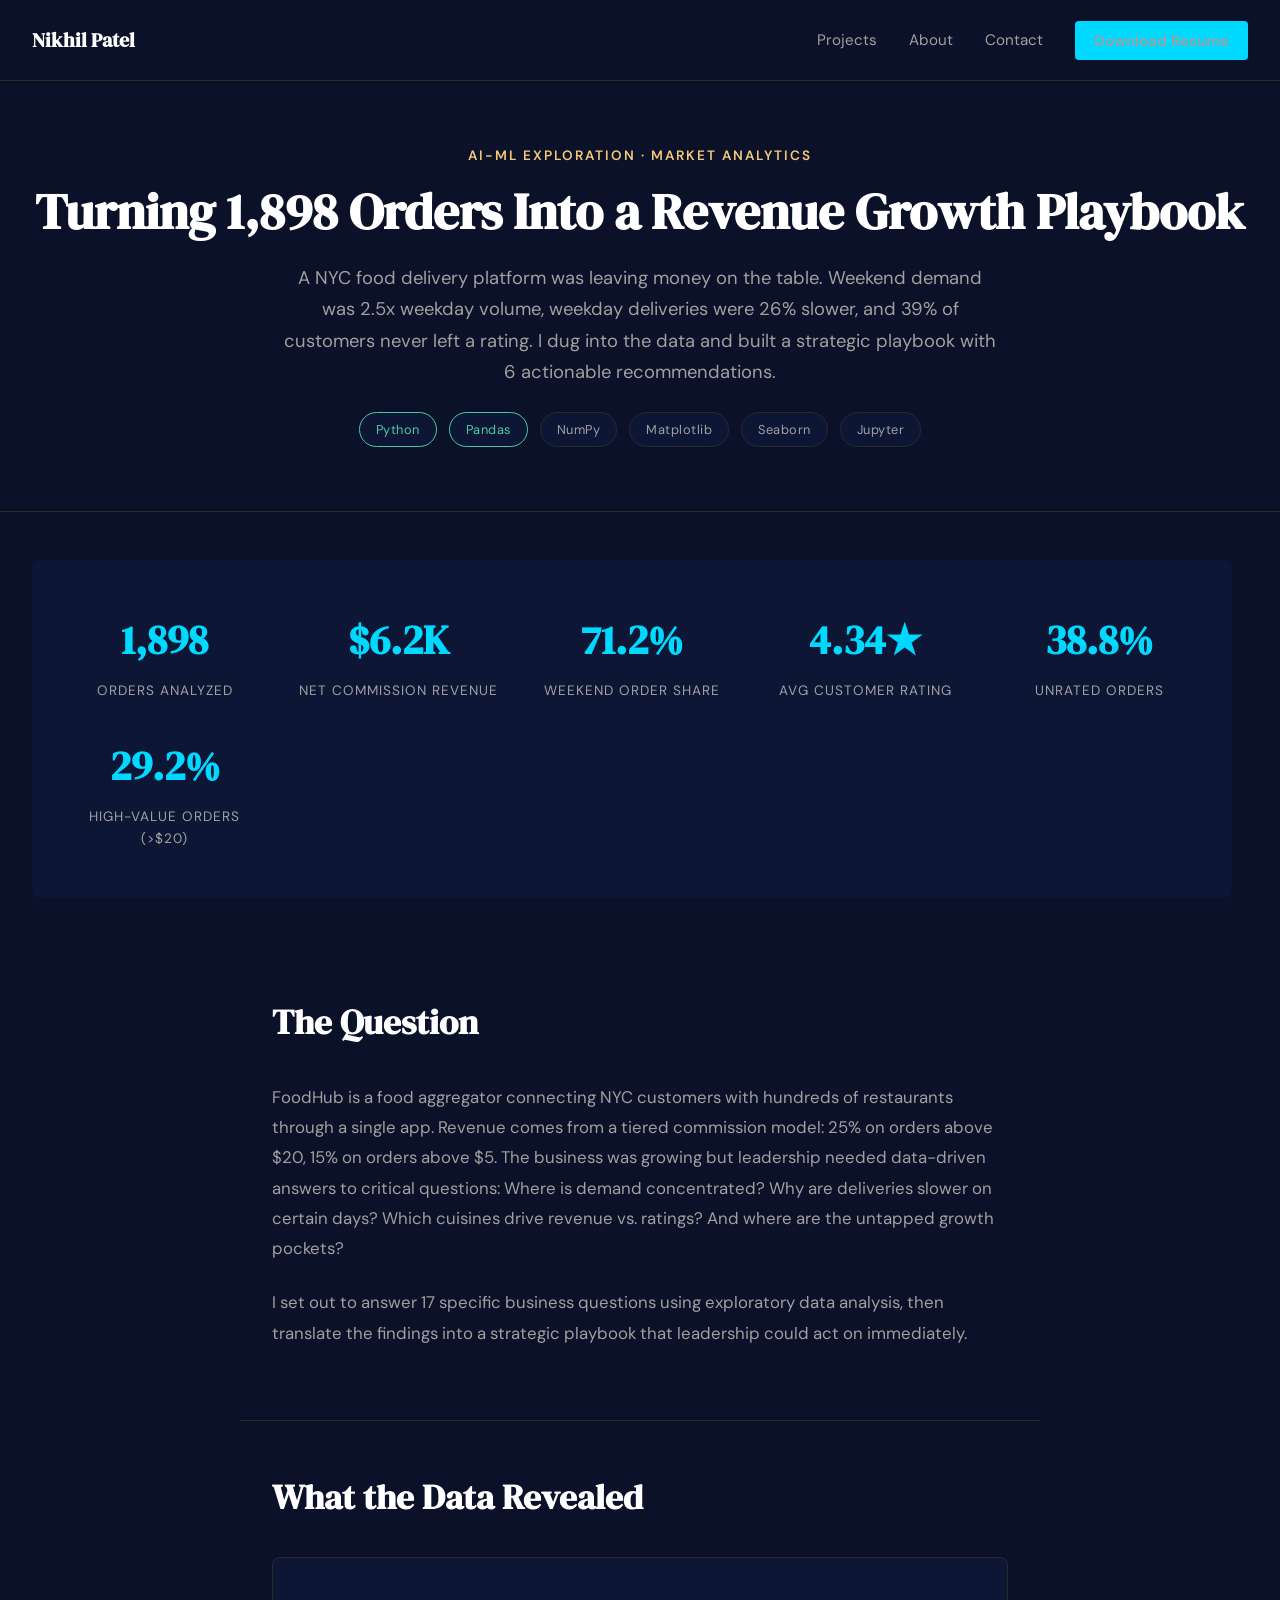
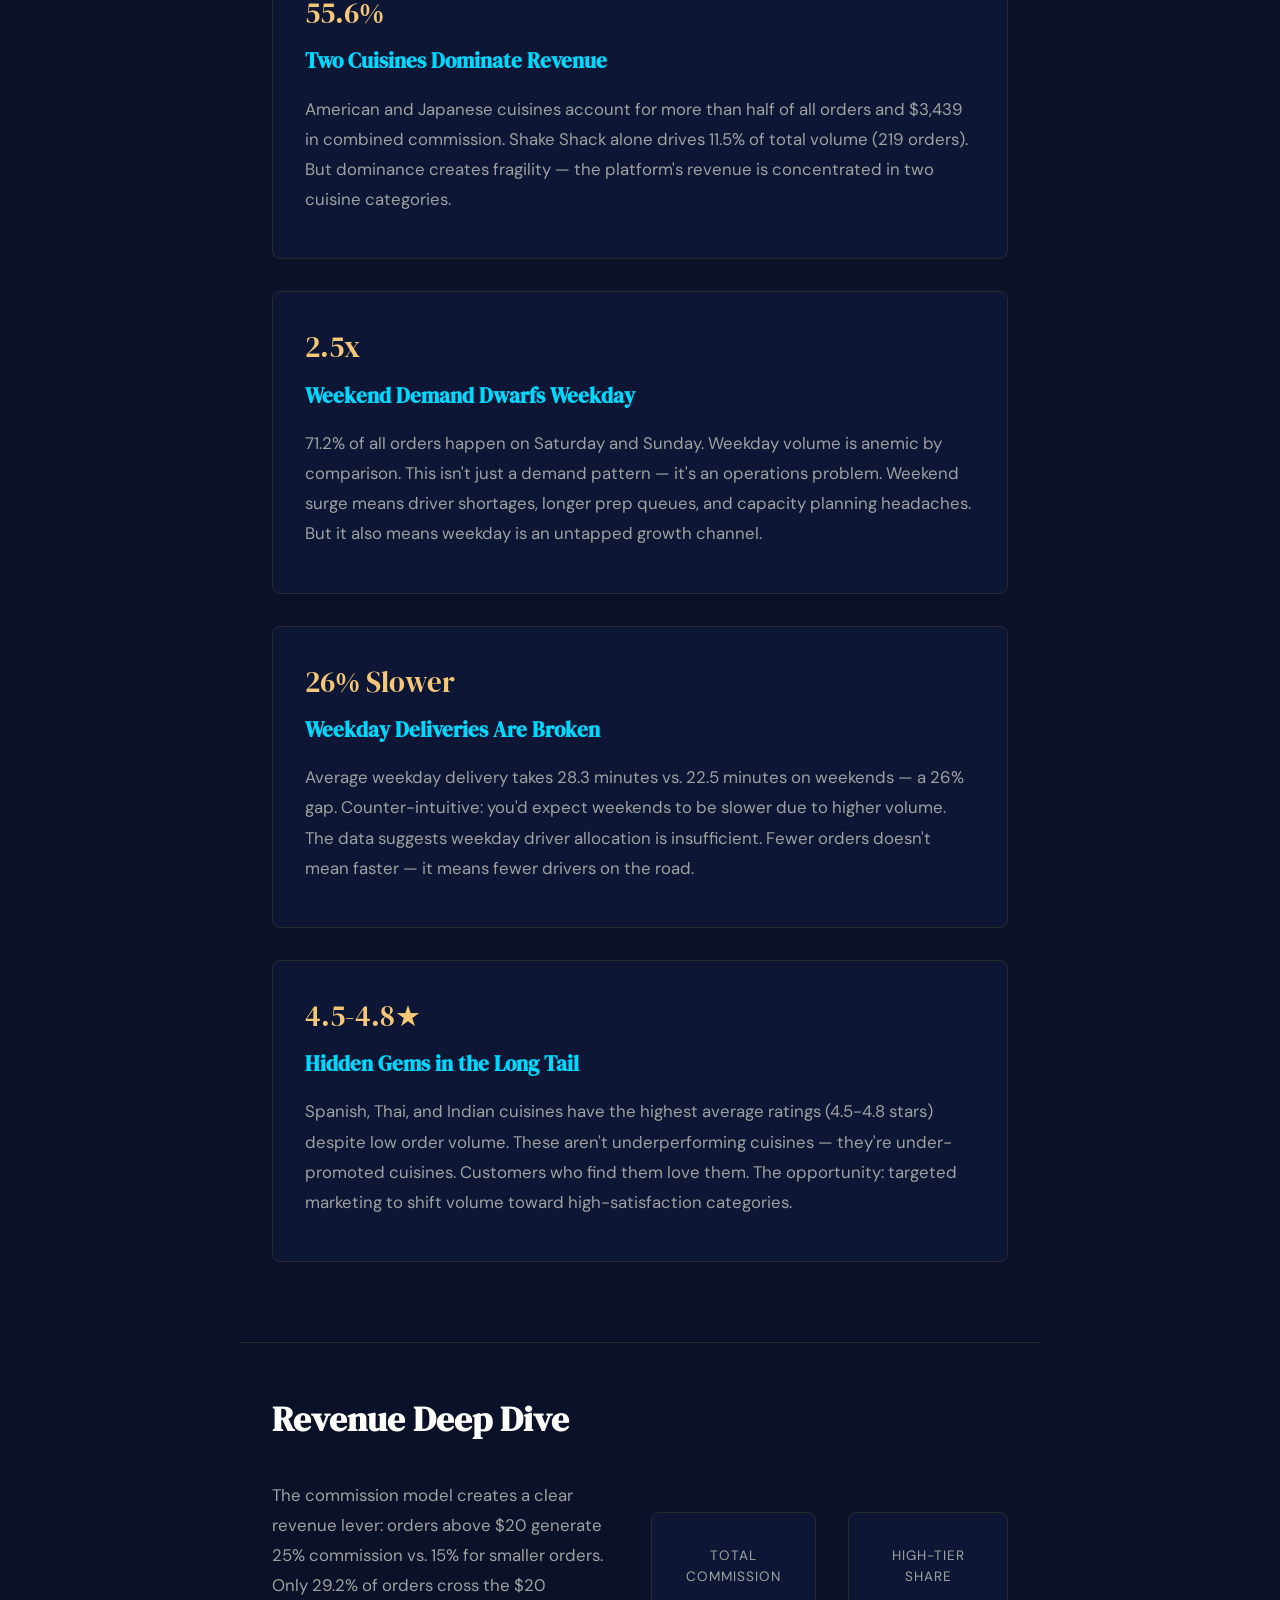
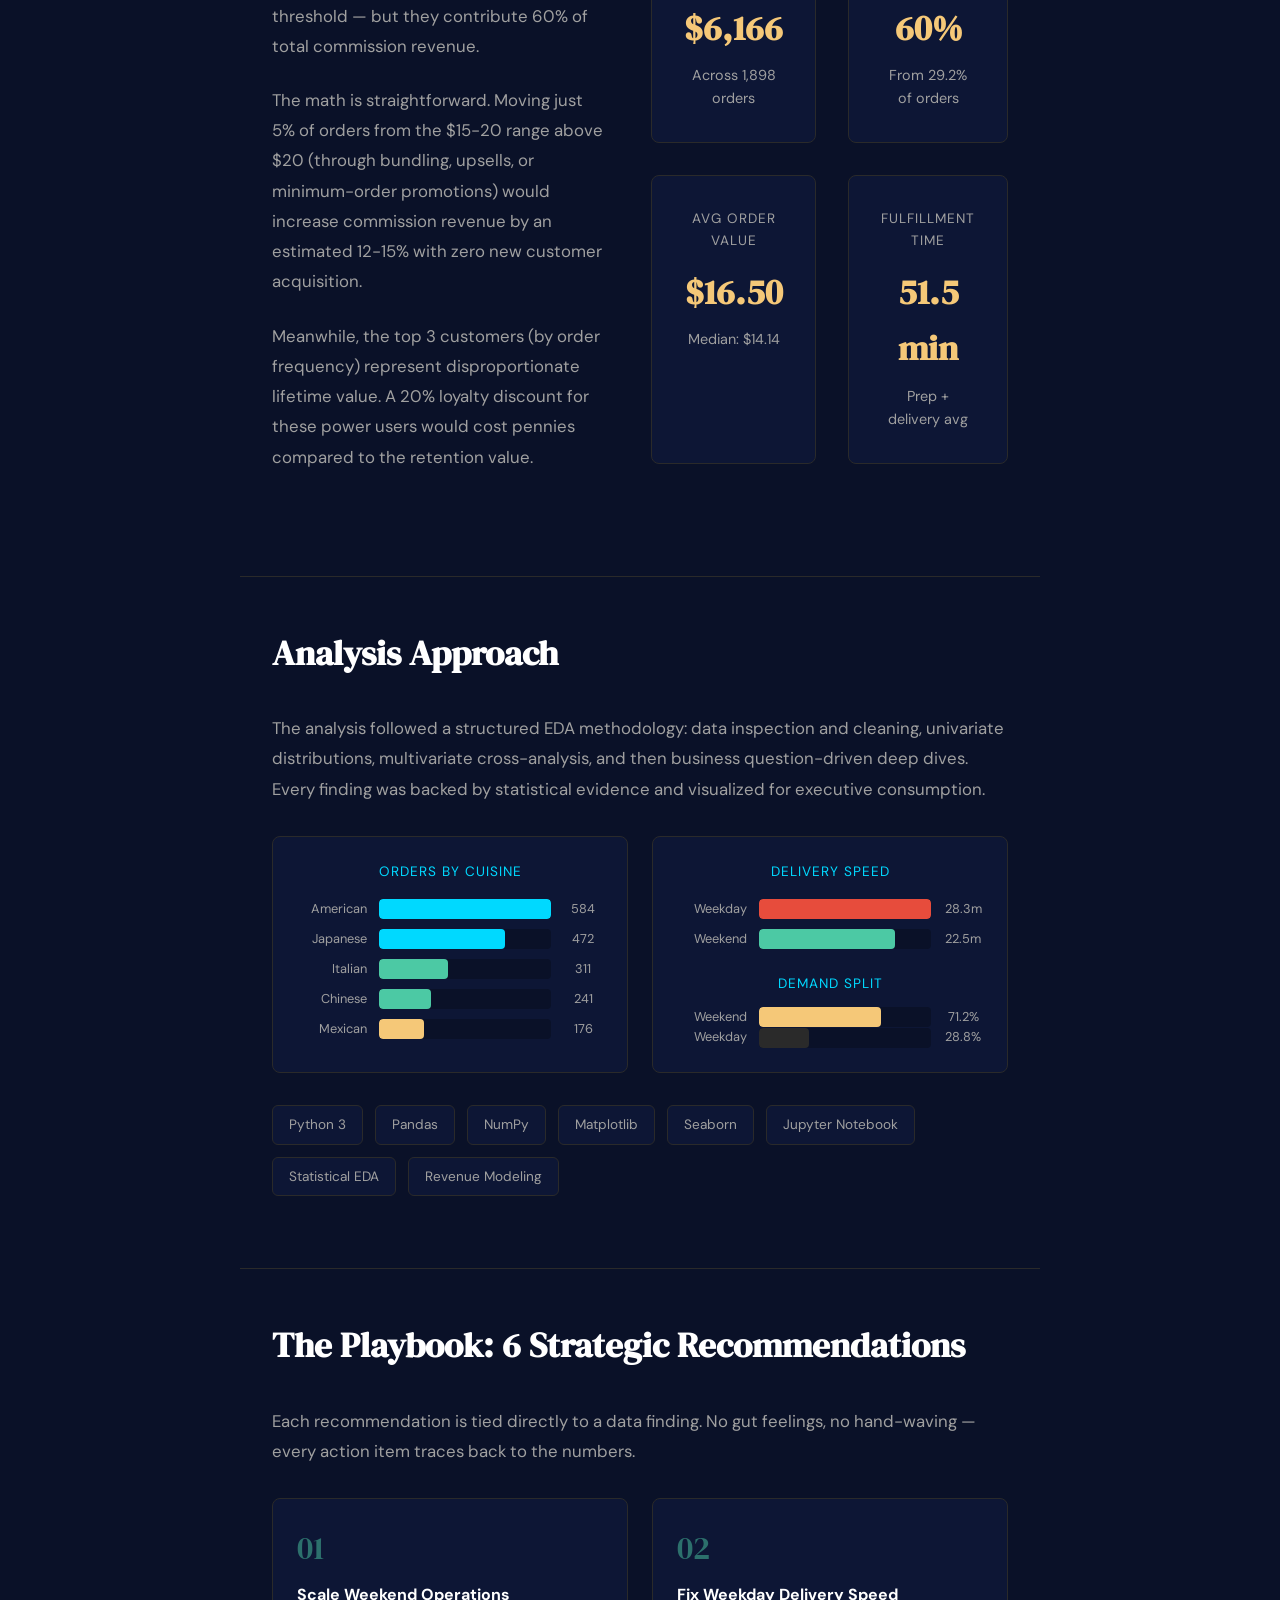
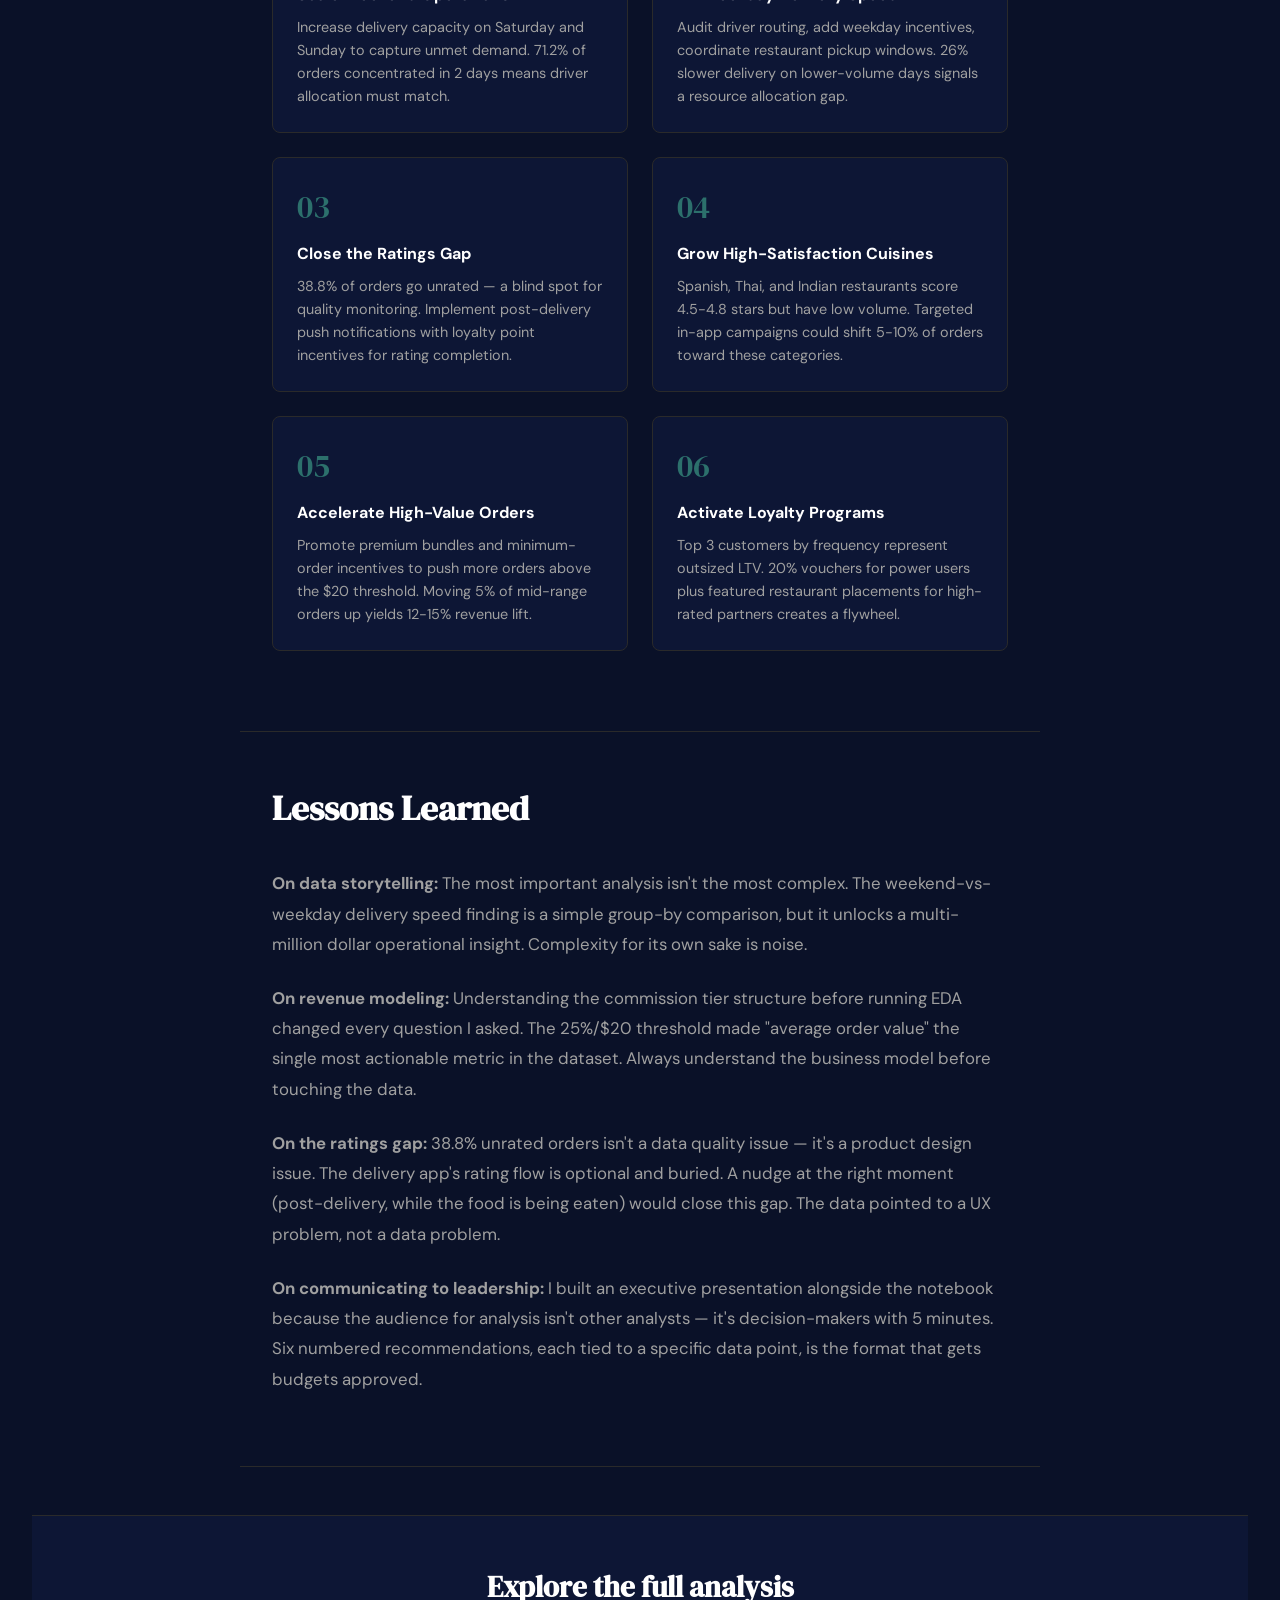
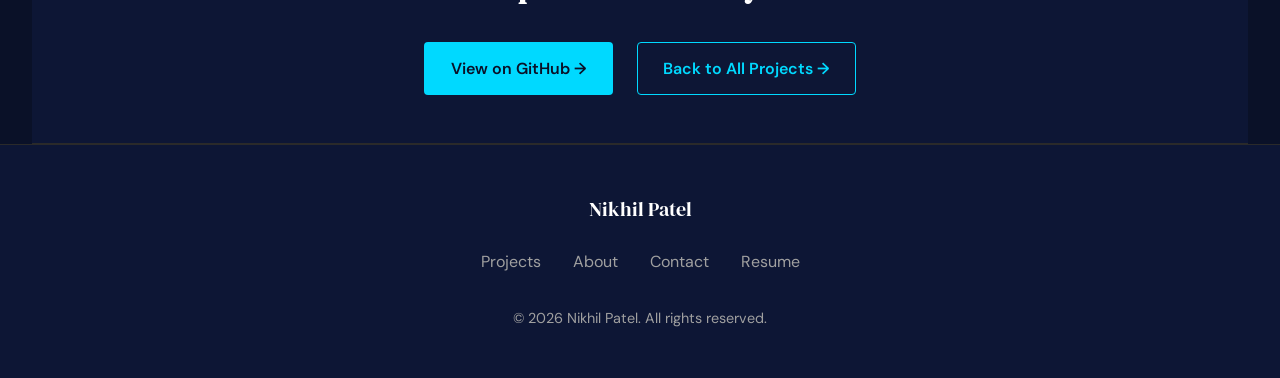
<file: project-foodhub.html>
<!DOCTYPE html>
<html lang="en">
<head>
    <meta charset="UTF-8">
    <meta name="viewport" content="width=device-width, initial-scale=1.0">
    <title>FoodHub: Turning 1,898 Orders Into a Revenue Growth Playbook</title>
    <link rel="preconnect" href="https://fonts.googleapis.com">
    <link rel="preconnect" href="https://fonts.gstatic.com" crossorigin>
    <link href="https://fonts.googleapis.com/css2?family=DM+Sans:wght@400;500;700&family=DM+Serif+Display:ital@0;1&display=swap" rel="stylesheet">
    <style>
        :root {
            --bg-primary: #0a1128;
            --bg-secondary: #0d1635;
            --text-primary: #ffffff;
            --text-secondary: #a0a0a0;
            --accent: #00d9ff;
            --accent-dark: #0099cc;
            --gold: #F5C878;
            --teal: #4CC9A4;
            --border: #2a2a2a;
        }

        * { margin: 0; padding: 0; box-sizing: border-box; }

        body {
            font-family: 'DM Sans', sans-serif;
            background-color: var(--bg-primary);
            color: var(--text-primary);
            line-height: 1.6;
        }

        /* Navigation */
        nav {
            display: flex;
            justify-content: space-between;
            align-items: center;
            padding: 1.5rem 2rem;
            border-bottom: 1px solid var(--border);
            background-color: var(--bg-primary);
            position: sticky;
            top: 0;
            z-index: 100;
        }

        .nav-brand {
            font-family: 'DM Serif Display', serif;
            font-size: 1.25rem;
            font-weight: 700;
            color: var(--text-primary);
            text-decoration: none;
        }

        .nav-links {
            display: flex;
            gap: 2rem;
            list-style: none;
        }

        .nav-links a {
            color: var(--text-secondary);
            text-decoration: none;
            transition: color 0.3s;
            font-size: 0.95rem;
        }

        .nav-links a:hover { color: var(--accent); }

        .nav-cta {
            background-color: var(--accent);
            color: var(--bg-primary);
            padding: 0.6rem 1.2rem;
            border-radius: 4px;
            text-decoration: none;
            font-weight: 600;
            font-size: 0.9rem;
            transition: background-color 0.3s;
        }

        .nav-cta:hover { background-color: var(--accent-dark); }

        .hamburger {
            display: none;
            flex-direction: column;
            cursor: pointer;
            gap: 0.4rem;
        }

        .hamburger span {
            width: 25px;
            height: 3px;
            background-color: var(--text-primary);
            border-radius: 2px;
        }

        /* Page Header */
        .page-header {
            padding: 4rem 2rem;
            text-align: center;
            border-bottom: 1px solid var(--border);
        }

        .page-header-eyebrow {
            font-size: 0.85rem;
            color: var(--gold);
            letter-spacing: 2px;
            text-transform: uppercase;
            margin-bottom: 1rem;
            font-weight: 600;
        }

        .page-header h1 {
            font-family: 'DM Serif Display', serif;
            font-size: 3.2rem;
            line-height: 1.1;
            margin-bottom: 1.5rem;
            color: var(--text-primary);
        }

        .page-header-desc {
            font-size: 1.15rem;
            color: var(--text-secondary);
            max-width: 720px;
            margin: 0 auto;
            line-height: 1.7;
        }

        .tag-row {
            display: flex;
            justify-content: center;
            gap: 0.75rem;
            margin-top: 1.5rem;
            flex-wrap: wrap;
        }

        .tag {
            font-size: 0.8rem;
            padding: 0.4rem 1rem;
            border-radius: 20px;
            border: 1px solid var(--border);
            color: var(--text-secondary);
            background: var(--bg-secondary);
            letter-spacing: 0.5px;
        }

        .tag.highlight {
            border-color: var(--teal);
            color: var(--teal);
        }

        /* Metrics Grid */
        .metrics-grid {
            display: grid;
            grid-template-columns: repeat(auto-fit, minmax(180px, 1fr));
            gap: 2rem;
            padding: 3rem 2rem;
            max-width: 1200px;
            background-color: var(--bg-secondary);
            border-radius: 8px;
            margin: 3rem 2rem;
        }

        .metric-card { text-align: center; }

        .metric-value {
            font-family: 'DM Serif Display', serif;
            font-size: 2.5rem;
            font-weight: 700;
            color: var(--accent);
            margin-bottom: 0.5rem;
        }

        .metric-label {
            font-size: 0.85rem;
            color: var(--text-secondary);
            text-transform: uppercase;
            letter-spacing: 1px;
        }

        /* Content Sections */
        .content-section {
            max-width: 800px;
            margin: 0 auto;
            padding: 3rem 2rem;
            border-bottom: 1px solid var(--border);
        }

        .content-section h2 {
            font-family: 'DM Serif Display', serif;
            font-size: 2.2rem;
            margin-bottom: 2rem;
            color: var(--text-primary);
        }

        .content-section p {
            margin-bottom: 1.5rem;
            font-size: 1.05rem;
            color: var(--text-secondary);
            line-height: 1.8;
        }

        /* Insight Cards */
        .card {
            background-color: var(--bg-secondary);
            padding: 2rem;
            border-radius: 8px;
            border: 1px solid var(--border);
            margin-bottom: 2rem;
            transition: all 0.3s;
        }

        .card:hover {
            border-color: var(--accent);
            background-color: rgba(0, 217, 255, 0.03);
        }

        .card h3 {
            font-family: 'DM Serif Display', serif;
            font-size: 1.3rem;
            color: var(--accent);
            margin-bottom: 1rem;
        }

        .card p {
            color: var(--text-secondary);
            line-height: 1.8;
            margin-bottom: 0.75rem;
        }

        .card .stat {
            font-family: 'DM Serif Display', serif;
            font-size: 1.8rem;
            color: var(--gold);
            margin-bottom: 0.5rem;
        }

        /* Two Column Layout */
        .two-col {
            display: grid;
            grid-template-columns: 1fr 1fr;
            gap: 3rem;
            align-items: start;
            margin: 2rem 0;
        }

        .two-col p {
            margin-bottom: 1.5rem;
            color: var(--text-secondary);
            line-height: 1.8;
        }

        /* Recommendation Cards */
        .rec-grid {
            display: grid;
            grid-template-columns: 1fr 1fr;
            gap: 1.5rem;
            margin: 2rem 0;
        }

        .rec-card {
            background: var(--bg-secondary);
            padding: 1.5rem;
            border-radius: 8px;
            border: 1px solid var(--border);
            transition: all 0.3s;
        }

        .rec-card:hover {
            border-color: var(--teal);
        }

        .rec-number {
            font-family: 'DM Serif Display', serif;
            font-size: 2rem;
            color: var(--teal);
            opacity: 0.5;
            margin-bottom: 0.5rem;
        }

        .rec-card h4 {
            font-size: 1rem;
            color: var(--text-primary);
            margin-bottom: 0.5rem;
        }

        .rec-card p {
            font-size: 0.9rem;
            color: var(--text-secondary);
            line-height: 1.6;
            margin: 0;
        }

        /* Tech Stack */
        .tech-stack {
            display: flex;
            flex-wrap: wrap;
            gap: 0.75rem;
            margin: 1.5rem 0;
        }

        .tech-badge {
            padding: 0.5rem 1rem;
            background: var(--bg-secondary);
            border: 1px solid var(--border);
            border-radius: 6px;
            font-size: 0.85rem;
            color: var(--text-secondary);
            transition: all 0.25s;
        }

        .tech-badge:hover {
            border-color: var(--accent);
            color: var(--accent);
        }

        /* Impact Numbers */
        .impact-numbers {
            display: grid;
            grid-template-columns: 1fr 1fr;
            gap: 2rem;
            margin: 2rem 0;
        }

        .impact-box {
            background-color: var(--bg-secondary);
            padding: 2rem;
            border-radius: 8px;
            border: 1px solid var(--border);
            text-align: center;
        }

        .impact-box .label {
            color: var(--text-secondary);
            font-size: 0.85rem;
            text-transform: uppercase;
            letter-spacing: 1px;
            margin-bottom: 0.75rem;
        }

        .impact-box .value {
            font-family: 'DM Serif Display', serif;
            font-size: 2.2rem;
            color: var(--gold);
            font-weight: 700;
            margin-bottom: 0.5rem;
        }

        .impact-box .desc {
            color: var(--text-secondary);
            font-size: 0.9rem;
        }

        /* Visualization Placeholder */
        .viz-grid {
            display: grid;
            grid-template-columns: 1fr 1fr;
            gap: 1.5rem;
            margin: 2rem 0;
        }

        .viz-card {
            background: var(--bg-secondary);
            border: 1px solid var(--border);
            border-radius: 8px;
            padding: 1.5rem;
            text-align: center;
        }

        .viz-card .viz-title {
            font-size: 0.85rem;
            color: var(--accent);
            text-transform: uppercase;
            letter-spacing: 1px;
            margin-bottom: 1rem;
        }

        .viz-bar-group {
            display: flex;
            flex-direction: column;
            gap: 0.6rem;
        }

        .viz-bar-row {
            display: flex;
            align-items: center;
            gap: 0.75rem;
        }

        .viz-bar-label {
            font-size: 0.8rem;
            color: var(--text-secondary);
            min-width: 70px;
            text-align: right;
        }

        .viz-bar-track {
            flex: 1;
            height: 20px;
            background: var(--bg-primary);
            border-radius: 4px;
            overflow: hidden;
        }

        .viz-bar-fill {
            height: 100%;
            border-radius: 4px;
            transition: width 1s ease;
        }

        .viz-bar-val {
            font-size: 0.8rem;
            color: var(--text-secondary);
            min-width: 40px;
        }

        /* Buttons */
        .btn {
            display: inline-block;
            padding: 0.8rem 1.6rem;
            border-radius: 4px;
            text-decoration: none;
            font-weight: 600;
            transition: all 0.3s;
            border: 1px solid transparent;
        }

        .btn-primary {
            background-color: var(--accent);
            color: var(--bg-primary);
        }

        .btn-primary:hover { background-color: var(--accent-dark); }

        .btn-secondary {
            background-color: transparent;
            color: var(--accent);
            border: 1px solid var(--accent);
        }

        .btn-secondary:hover { background-color: rgba(0, 217, 255, 0.1); }

        .cta-banner {
            background-color: var(--bg-secondary);
            padding: 3rem 2rem;
            text-align: center;
            margin: 3rem 2rem 0;
            border-top: 1px solid var(--border);
            border-bottom: 1px solid var(--border);
        }

        .cta-banner h3 {
            font-family: 'DM Serif Display', serif;
            font-size: 1.8rem;
            margin-bottom: 2rem;
            color: var(--text-primary);
        }

        .cta-banner .buttons {
            display: flex;
            gap: 1.5rem;
            justify-content: center;
            flex-wrap: wrap;
        }

        /* Footer */
        footer {
            background-color: var(--bg-secondary);
            padding: 3rem 2rem;
            border-top: 1px solid var(--border);
            text-align: center;
        }

        .footer-name {
            font-family: 'DM Serif Display', serif;
            font-size: 1.25rem;
            margin-bottom: 1.5rem;
            color: var(--text-primary);
        }

        .footer-links {
            display: flex;
            justify-content: center;
            gap: 2rem;
            list-style: none;
            margin-bottom: 2rem;
            flex-wrap: wrap;
        }

        .footer-links a {
            color: var(--text-secondary);
            text-decoration: none;
            transition: color 0.3s;
        }

        .footer-links a:hover { color: var(--accent); }

        .footer-copy {
            color: var(--text-secondary);
            font-size: 0.9rem;
        }

        /* Responsive */
        @media (max-width: 768px) {
            .page-header h1 { font-size: 2rem; }
            .metrics-grid { grid-template-columns: 1fr 1fr; margin: 2rem 0; }
            .two-col { grid-template-columns: 1fr; }
            .rec-grid { grid-template-columns: 1fr; }
            .impact-numbers { grid-template-columns: 1fr; }
            .viz-grid { grid-template-columns: 1fr; }
            .cta-banner .buttons { flex-direction: column; }
            .cta-banner .buttons .btn { width: 100%; text-align: center; }
            .hamburger { display: flex; }
            .nav-links { display: none; }
        }
    </style>
</head>
<body>
    <!-- Navigation -->
    <nav>
        <a href="index.html" class="nav-brand">Nikhil Patel</a>
        <ul class="nav-links" id="navLinks">
            <li><a href="index.html#projects">Projects</a></li>
            <li><a href="about.html">About</a></li>
            <li><a href="contact.html">Contact</a></li>
            <li><a href="Nikhil_Resume.pdf" class="nav-cta">Download Resume</a></li>
        </ul>
        <div class="hamburger" id="hamburger">
            <span></span>
            <span></span>
            <span></span>
        </div>
    </nav>

    <!-- Page Header -->
    <header class="page-header">
        <div class="page-header-eyebrow">AI-ML Exploration &middot; Market Analytics</div>
        <h1>Turning 1,898 Orders Into a Revenue Growth Playbook</h1>
        <p class="page-header-desc">A NYC food delivery platform was leaving money on the table. Weekend demand was 2.5x weekday volume, weekday deliveries were 26% slower, and 39% of customers never left a rating. I dug into the data and built a strategic playbook with 6 actionable recommendations.</p>
        <div class="tag-row">
            <span class="tag highlight">Python</span>
            <span class="tag highlight">Pandas</span>
            <span class="tag">NumPy</span>
            <span class="tag">Matplotlib</span>
            <span class="tag">Seaborn</span>
            <span class="tag">Jupyter</span>
        </div>
    </header>

    <!-- Metrics Grid -->
    <section class="metrics-grid">
        <div class="metric-card">
            <div class="metric-value">1,898</div>
            <div class="metric-label">Orders Analyzed</div>
        </div>
        <div class="metric-card">
            <div class="metric-value">$6.2K</div>
            <div class="metric-label">Net Commission Revenue</div>
        </div>
        <div class="metric-card">
            <div class="metric-value">71.2%</div>
            <div class="metric-label">Weekend Order Share</div>
        </div>
        <div class="metric-card">
            <div class="metric-value">4.34&#9733;</div>
            <div class="metric-label">Avg Customer Rating</div>
        </div>
        <div class="metric-card">
            <div class="metric-value">38.8%</div>
            <div class="metric-label">Unrated Orders</div>
        </div>
        <div class="metric-card">
            <div class="metric-value">29.2%</div>
            <div class="metric-label">High-Value Orders (>$20)</div>
        </div>
    </section>

    <!-- The Question -->
    <section class="content-section">
        <h2>The Question</h2>
        <p>FoodHub is a food aggregator connecting NYC customers with hundreds of restaurants through a single app. Revenue comes from a tiered commission model: 25% on orders above $20, 15% on orders above $5. The business was growing but leadership needed data-driven answers to critical questions: Where is demand concentrated? Why are deliveries slower on certain days? Which cuisines drive revenue vs. ratings? And where are the untapped growth pockets?</p>
        <p>I set out to answer 17 specific business questions using exploratory data analysis, then translate the findings into a strategic playbook that leadership could act on immediately.</p>
    </section>

    <!-- Key Findings -->
    <section class="content-section">
        <h2>What the Data Revealed</h2>

        <div class="card">
            <div class="stat">55.6%</div>
            <h3>Two Cuisines Dominate Revenue</h3>
            <p>American and Japanese cuisines account for more than half of all orders and $3,439 in combined commission. Shake Shack alone drives 11.5% of total volume (219 orders). But dominance creates fragility — the platform's revenue is concentrated in two cuisine categories.</p>
        </div>

        <div class="card">
            <div class="stat">2.5x</div>
            <h3>Weekend Demand Dwarfs Weekday</h3>
            <p>71.2% of all orders happen on Saturday and Sunday. Weekday volume is anemic by comparison. This isn't just a demand pattern — it's an operations problem. Weekend surge means driver shortages, longer prep queues, and capacity planning headaches. But it also means weekday is an untapped growth channel.</p>
        </div>

        <div class="card">
            <div class="stat">26% Slower</div>
            <h3>Weekday Deliveries Are Broken</h3>
            <p>Average weekday delivery takes 28.3 minutes vs. 22.5 minutes on weekends — a 26% gap. Counter-intuitive: you'd expect weekends to be slower due to higher volume. The data suggests weekday driver allocation is insufficient. Fewer orders doesn't mean faster — it means fewer drivers on the road.</p>
        </div>

        <div class="card">
            <div class="stat">4.5-4.8&#9733;</div>
            <h3>Hidden Gems in the Long Tail</h3>
            <p>Spanish, Thai, and Indian cuisines have the highest average ratings (4.5-4.8 stars) despite low order volume. These aren't underperforming cuisines — they're under-promoted cuisines. Customers who find them love them. The opportunity: targeted marketing to shift volume toward high-satisfaction categories.</p>
        </div>
    </section>

    <!-- Revenue Analysis -->
    <section class="content-section">
        <h2>Revenue Deep Dive</h2>

        <div class="two-col">
            <div>
                <p>The commission model creates a clear revenue lever: orders above $20 generate 25% commission vs. 15% for smaller orders. Only 29.2% of orders cross the $20 threshold — but they contribute 60% of total commission revenue.</p>
                <p>The math is straightforward. Moving just 5% of orders from the $15-20 range above $20 (through bundling, upsells, or minimum-order promotions) would increase commission revenue by an estimated 12-15% with zero new customer acquisition.</p>
                <p>Meanwhile, the top 3 customers (by order frequency) represent disproportionate lifetime value. A 20% loyalty discount for these power users would cost pennies compared to the retention value.</p>
            </div>
            <div>
                <div class="impact-numbers">
                    <div class="impact-box">
                        <div class="label">Total Commission</div>
                        <div class="value">$6,166</div>
                        <div class="desc">Across 1,898 orders</div>
                    </div>
                    <div class="impact-box">
                        <div class="label">High-Tier Share</div>
                        <div class="value">60%</div>
                        <div class="desc">From 29.2% of orders</div>
                    </div>
                    <div class="impact-box">
                        <div class="label">Avg Order Value</div>
                        <div class="value">$16.50</div>
                        <div class="desc">Median: $14.14</div>
                    </div>
                    <div class="impact-box">
                        <div class="label">Fulfillment Time</div>
                        <div class="value">51.5 min</div>
                        <div class="desc">Prep + delivery avg</div>
                    </div>
                </div>
            </div>
        </div>
    </section>

    <!-- Visualizations Summary -->
    <section class="content-section">
        <h2>Analysis Approach</h2>
        <p>The analysis followed a structured EDA methodology: data inspection and cleaning, univariate distributions, multivariate cross-analysis, and then business question-driven deep dives. Every finding was backed by statistical evidence and visualized for executive consumption.</p>

        <div class="viz-grid">
            <div class="viz-card">
                <div class="viz-title">Orders by Cuisine</div>
                <div class="viz-bar-group">
                    <div class="viz-bar-row">
                        <span class="viz-bar-label">American</span>
                        <div class="viz-bar-track"><div class="viz-bar-fill" style="width:100%; background: var(--accent);"></div></div>
                        <span class="viz-bar-val">584</span>
                    </div>
                    <div class="viz-bar-row">
                        <span class="viz-bar-label">Japanese</span>
                        <div class="viz-bar-track"><div class="viz-bar-fill" style="width:73%; background: var(--accent);"></div></div>
                        <span class="viz-bar-val">472</span>
                    </div>
                    <div class="viz-bar-row">
                        <span class="viz-bar-label">Italian</span>
                        <div class="viz-bar-track"><div class="viz-bar-fill" style="width:40%; background: var(--teal);"></div></div>
                        <span class="viz-bar-val">311</span>
                    </div>
                    <div class="viz-bar-row">
                        <span class="viz-bar-label">Chinese</span>
                        <div class="viz-bar-track"><div class="viz-bar-fill" style="width:30%; background: var(--teal);"></div></div>
                        <span class="viz-bar-val">241</span>
                    </div>
                    <div class="viz-bar-row">
                        <span class="viz-bar-label">Mexican</span>
                        <div class="viz-bar-track"><div class="viz-bar-fill" style="width:26%; background: var(--gold);"></div></div>
                        <span class="viz-bar-val">176</span>
                    </div>
                </div>
            </div>

            <div class="viz-card">
                <div class="viz-title">Delivery Speed</div>
                <div class="viz-bar-group">
                    <div class="viz-bar-row">
                        <span class="viz-bar-label">Weekday</span>
                        <div class="viz-bar-track"><div class="viz-bar-fill" style="width:100%; background: #e74c3c;"></div></div>
                        <span class="viz-bar-val">28.3m</span>
                    </div>
                    <div class="viz-bar-row">
                        <span class="viz-bar-label">Weekend</span>
                        <div class="viz-bar-track"><div class="viz-bar-fill" style="width:79%; background: var(--teal);"></div></div>
                        <span class="viz-bar-val">22.5m</span>
                    </div>
                </div>
                <div style="margin-top: 1.5rem;">
                    <div class="viz-title" style="margin-bottom: 0.75rem;">Demand Split</div>
                    <div class="viz-bar-row">
                        <span class="viz-bar-label">Weekend</span>
                        <div class="viz-bar-track"><div class="viz-bar-fill" style="width:71.2%; background: var(--gold);"></div></div>
                        <span class="viz-bar-val">71.2%</span>
                    </div>
                    <div class="viz-bar-row">
                        <span class="viz-bar-label">Weekday</span>
                        <div class="viz-bar-track"><div class="viz-bar-fill" style="width:28.8%; background: var(--border);"></div></div>
                        <span class="viz-bar-val">28.8%</span>
                    </div>
                </div>
            </div>
        </div>

        <div class="tech-stack">
            <span class="tech-badge">Python 3</span>
            <span class="tech-badge">Pandas</span>
            <span class="tech-badge">NumPy</span>
            <span class="tech-badge">Matplotlib</span>
            <span class="tech-badge">Seaborn</span>
            <span class="tech-badge">Jupyter Notebook</span>
            <span class="tech-badge">Statistical EDA</span>
            <span class="tech-badge">Revenue Modeling</span>
        </div>
    </section>

    <!-- Strategic Recommendations -->
    <section class="content-section">
        <h2>The Playbook: 6 Strategic Recommendations</h2>
        <p>Each recommendation is tied directly to a data finding. No gut feelings, no hand-waving — every action item traces back to the numbers.</p>

        <div class="rec-grid">
            <div class="rec-card">
                <div class="rec-number">01</div>
                <h4>Scale Weekend Operations</h4>
                <p>Increase delivery capacity on Saturday and Sunday to capture unmet demand. 71.2% of orders concentrated in 2 days means driver allocation must match.</p>
            </div>
            <div class="rec-card">
                <div class="rec-number">02</div>
                <h4>Fix Weekday Delivery Speed</h4>
                <p>Audit driver routing, add weekday incentives, coordinate restaurant pickup windows. 26% slower delivery on lower-volume days signals a resource allocation gap.</p>
            </div>
            <div class="rec-card">
                <div class="rec-number">03</div>
                <h4>Close the Ratings Gap</h4>
                <p>38.8% of orders go unrated — a blind spot for quality monitoring. Implement post-delivery push notifications with loyalty point incentives for rating completion.</p>
            </div>
            <div class="rec-card">
                <div class="rec-number">04</div>
                <h4>Grow High-Satisfaction Cuisines</h4>
                <p>Spanish, Thai, and Indian restaurants score 4.5-4.8 stars but have low volume. Targeted in-app campaigns could shift 5-10% of orders toward these categories.</p>
            </div>
            <div class="rec-card">
                <div class="rec-number">05</div>
                <h4>Accelerate High-Value Orders</h4>
                <p>Promote premium bundles and minimum-order incentives to push more orders above the $20 threshold. Moving 5% of mid-range orders up yields 12-15% revenue lift.</p>
            </div>
            <div class="rec-card">
                <div class="rec-number">06</div>
                <h4>Activate Loyalty Programs</h4>
                <p>Top 3 customers by frequency represent outsized LTV. 20% vouchers for power users plus featured restaurant placements for high-rated partners creates a flywheel.</p>
            </div>
        </div>
    </section>

    <!-- Lessons Learned -->
    <section class="content-section">
        <h2>Lessons Learned</h2>

        <p><strong>On data storytelling:</strong> The most important analysis isn't the most complex. The weekend-vs-weekday delivery speed finding is a simple group-by comparison, but it unlocks a multi-million dollar operational insight. Complexity for its own sake is noise.</p>

        <p><strong>On revenue modeling:</strong> Understanding the commission tier structure before running EDA changed every question I asked. The 25%/$20 threshold made "average order value" the single most actionable metric in the dataset. Always understand the business model before touching the data.</p>

        <p><strong>On the ratings gap:</strong> 38.8% unrated orders isn't a data quality issue — it's a product design issue. The delivery app's rating flow is optional and buried. A nudge at the right moment (post-delivery, while the food is being eaten) would close this gap. The data pointed to a UX problem, not a data problem.</p>

        <p><strong>On communicating to leadership:</strong> I built an executive presentation alongside the notebook because the audience for analysis isn't other analysts — it's decision-makers with 5 minutes. Six numbered recommendations, each tied to a specific data point, is the format that gets budgets approved.</p>
    </section>

    <!-- CTA Banner -->
    <section class="cta-banner">
        <h3>Explore the full analysis</h3>
        <div class="buttons">
            <a href="https://github.com/patelnikhilc/The-Lab/tree/main/foodhub-order-analysis" class="btn btn-primary" target="_blank">View on GitHub &rarr;</a>
            <a href="index.html#projects" class="btn btn-secondary">Back to All Projects &rarr;</a>
        </div>
    </section>

    <!-- Footer -->
    <footer>
        <div class="footer-name">Nikhil Patel</div>
        <ul class="footer-links">
            <li><a href="index.html#projects">Projects</a></li>
            <li><a href="about.html">About</a></li>
            <li><a href="contact.html">Contact</a></li>
            <li><a href="Nikhil_Resume.pdf">Resume</a></li>
        </ul>
        <p class="footer-copy">&copy; 2026 Nikhil Patel. All rights reserved.</p>
    </footer>

    <script>
        document.getElementById('hamburger').addEventListener('click', function() {
            const navLinks = document.getElementById('navLinks');
            navLinks.style.display = navLinks.style.display === 'flex' ? 'none' : 'flex';
        });
    </script>
</body>
</html>
</file>
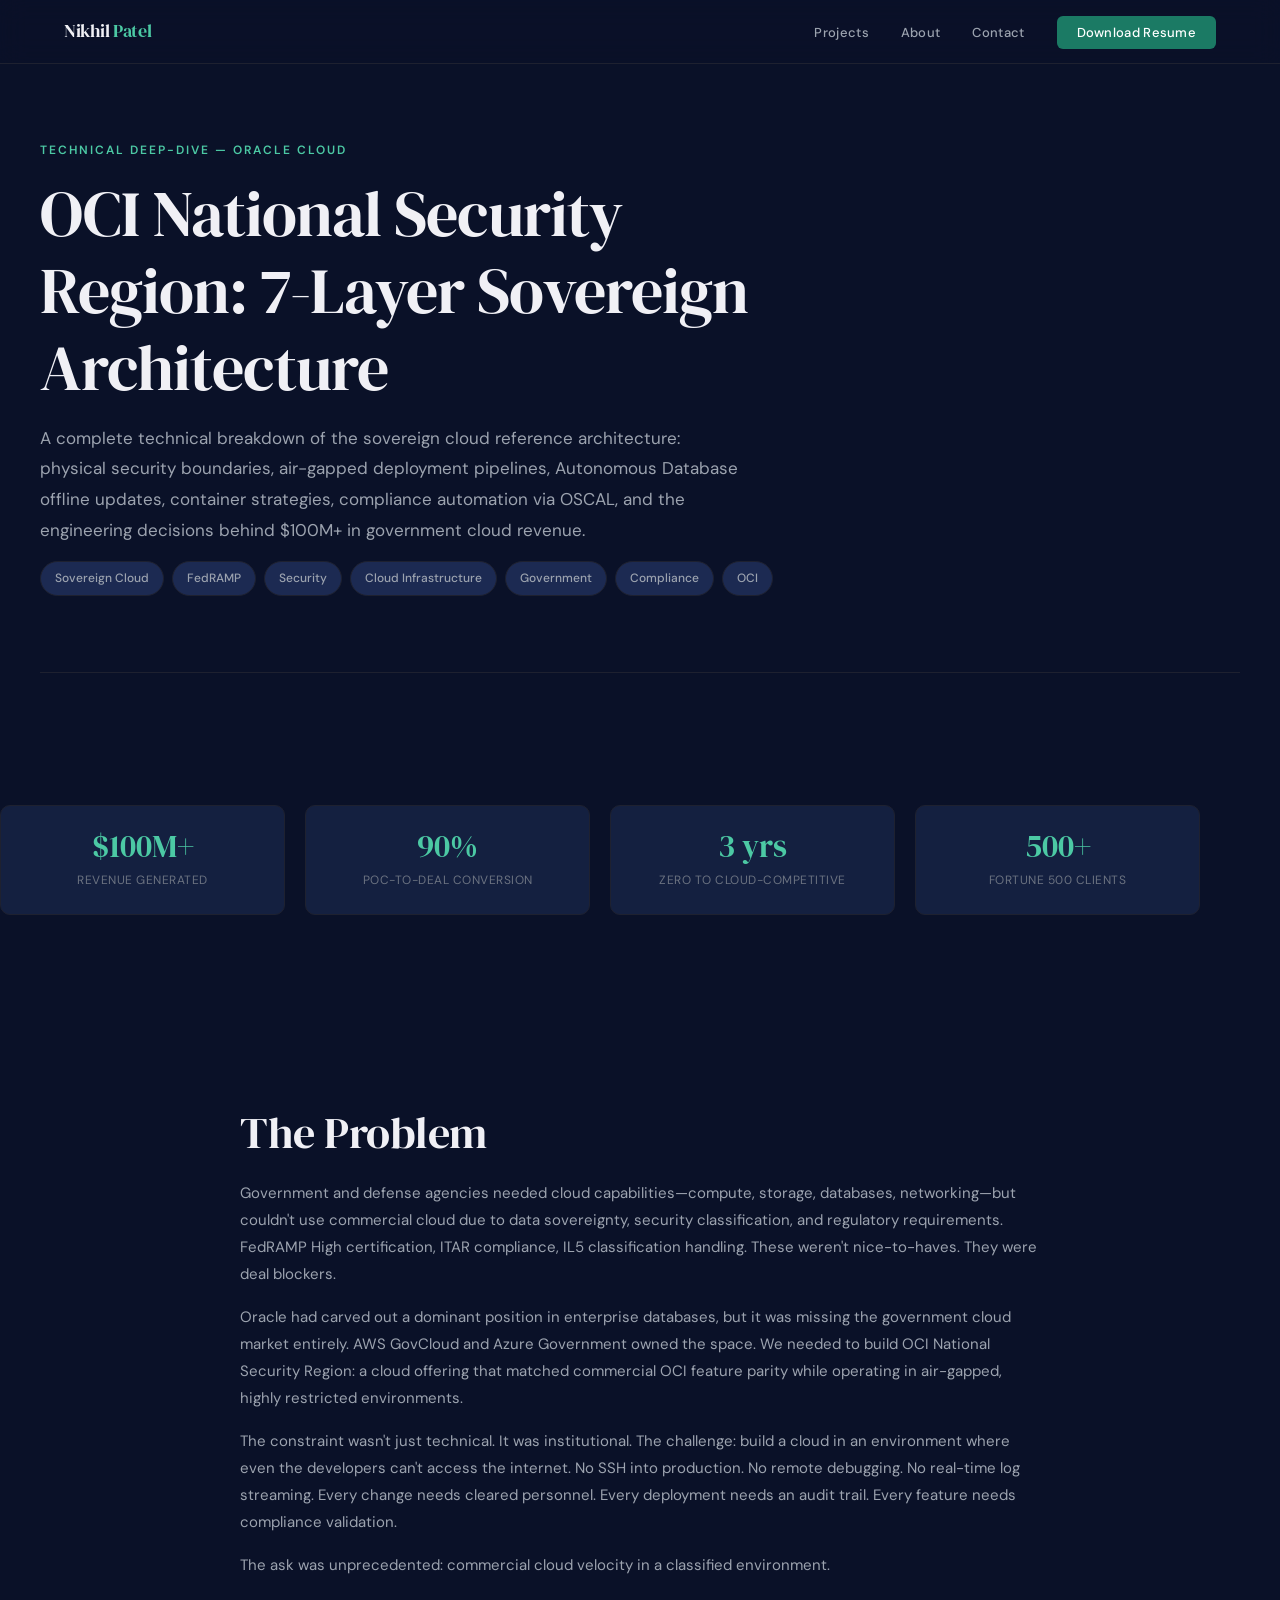
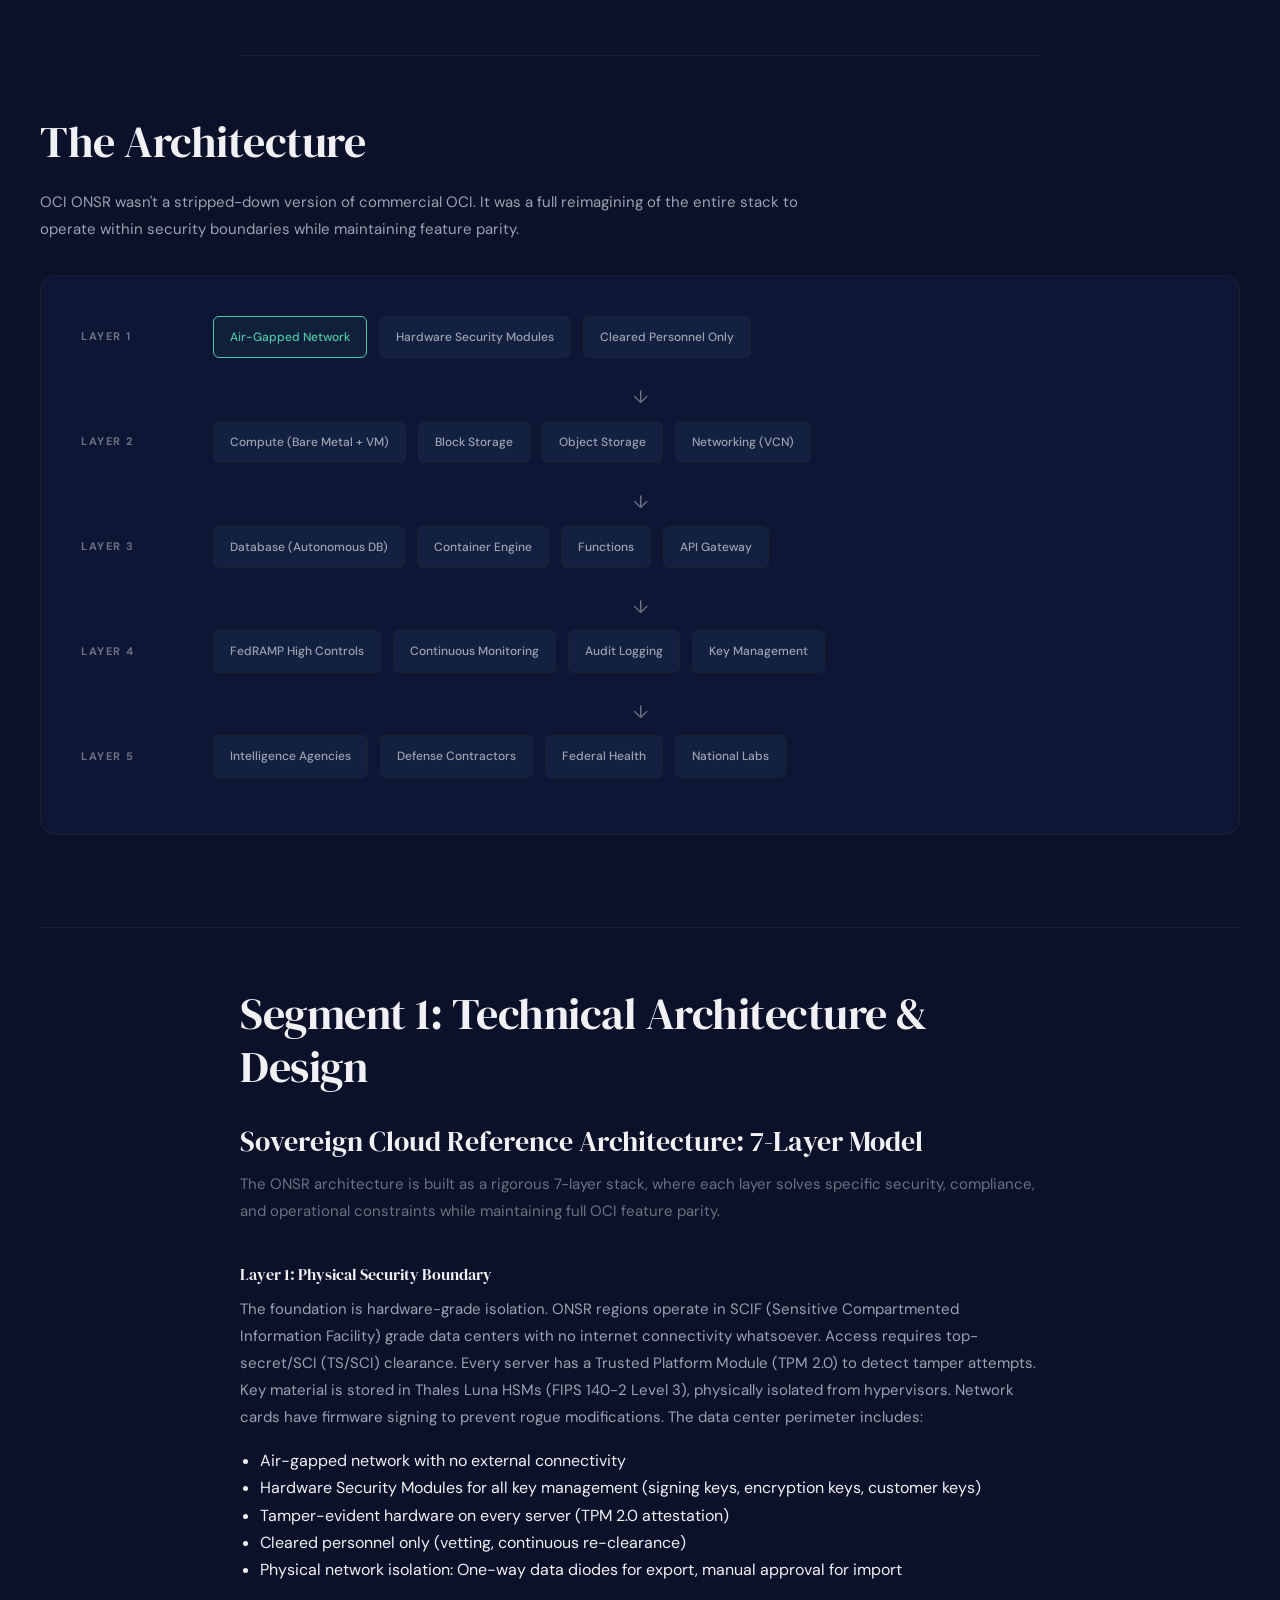
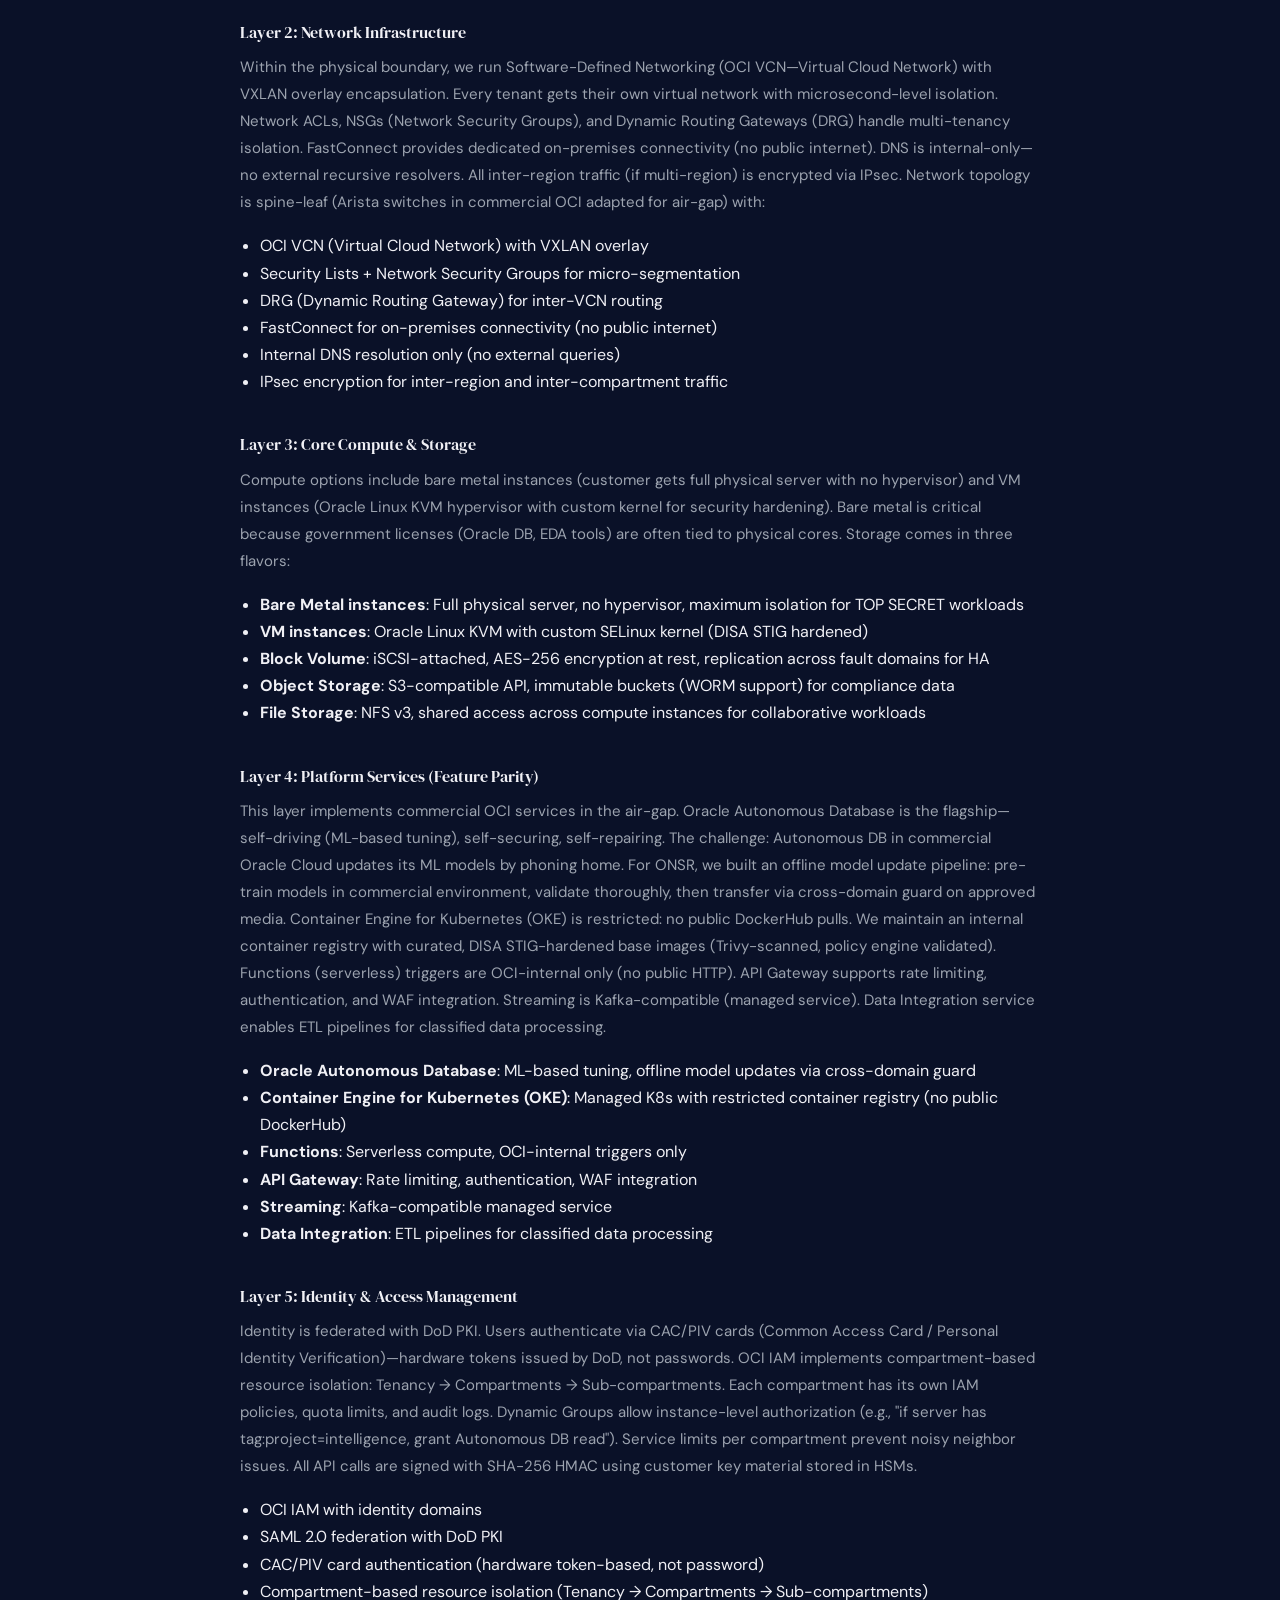
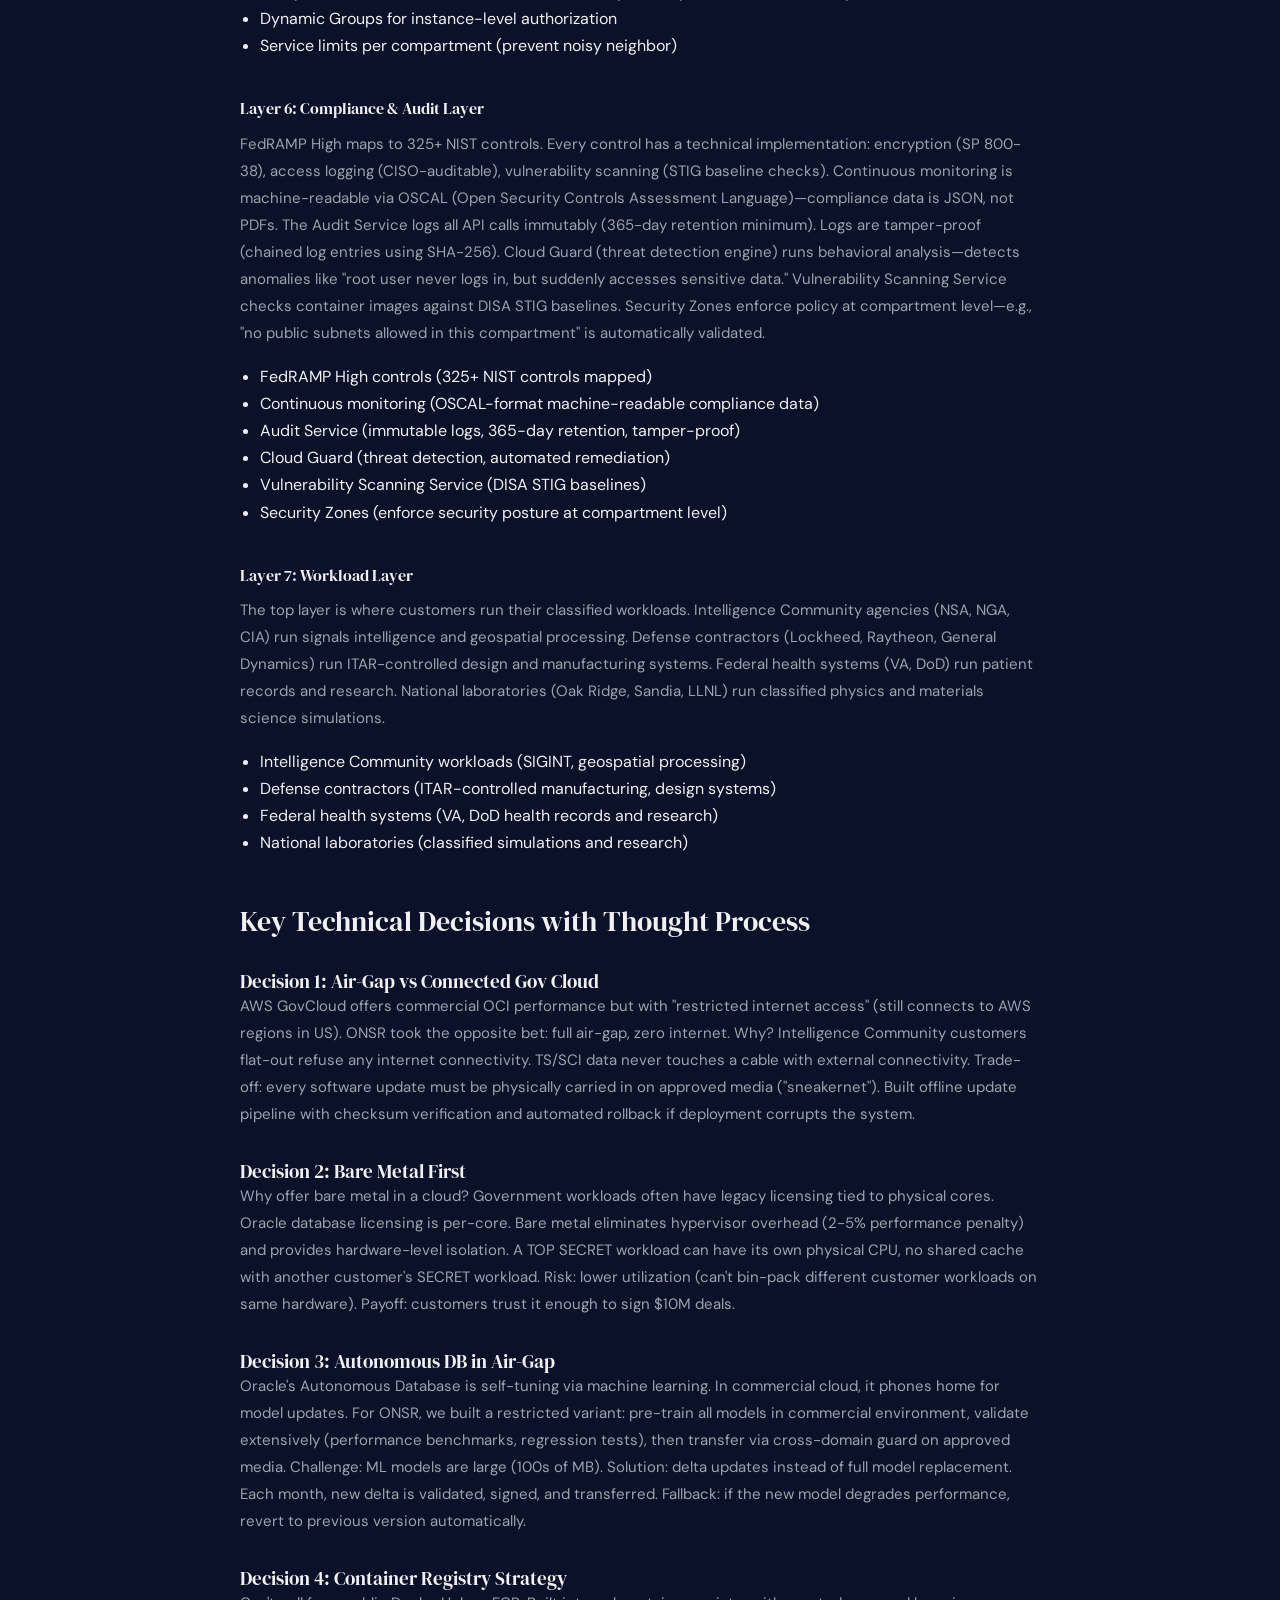
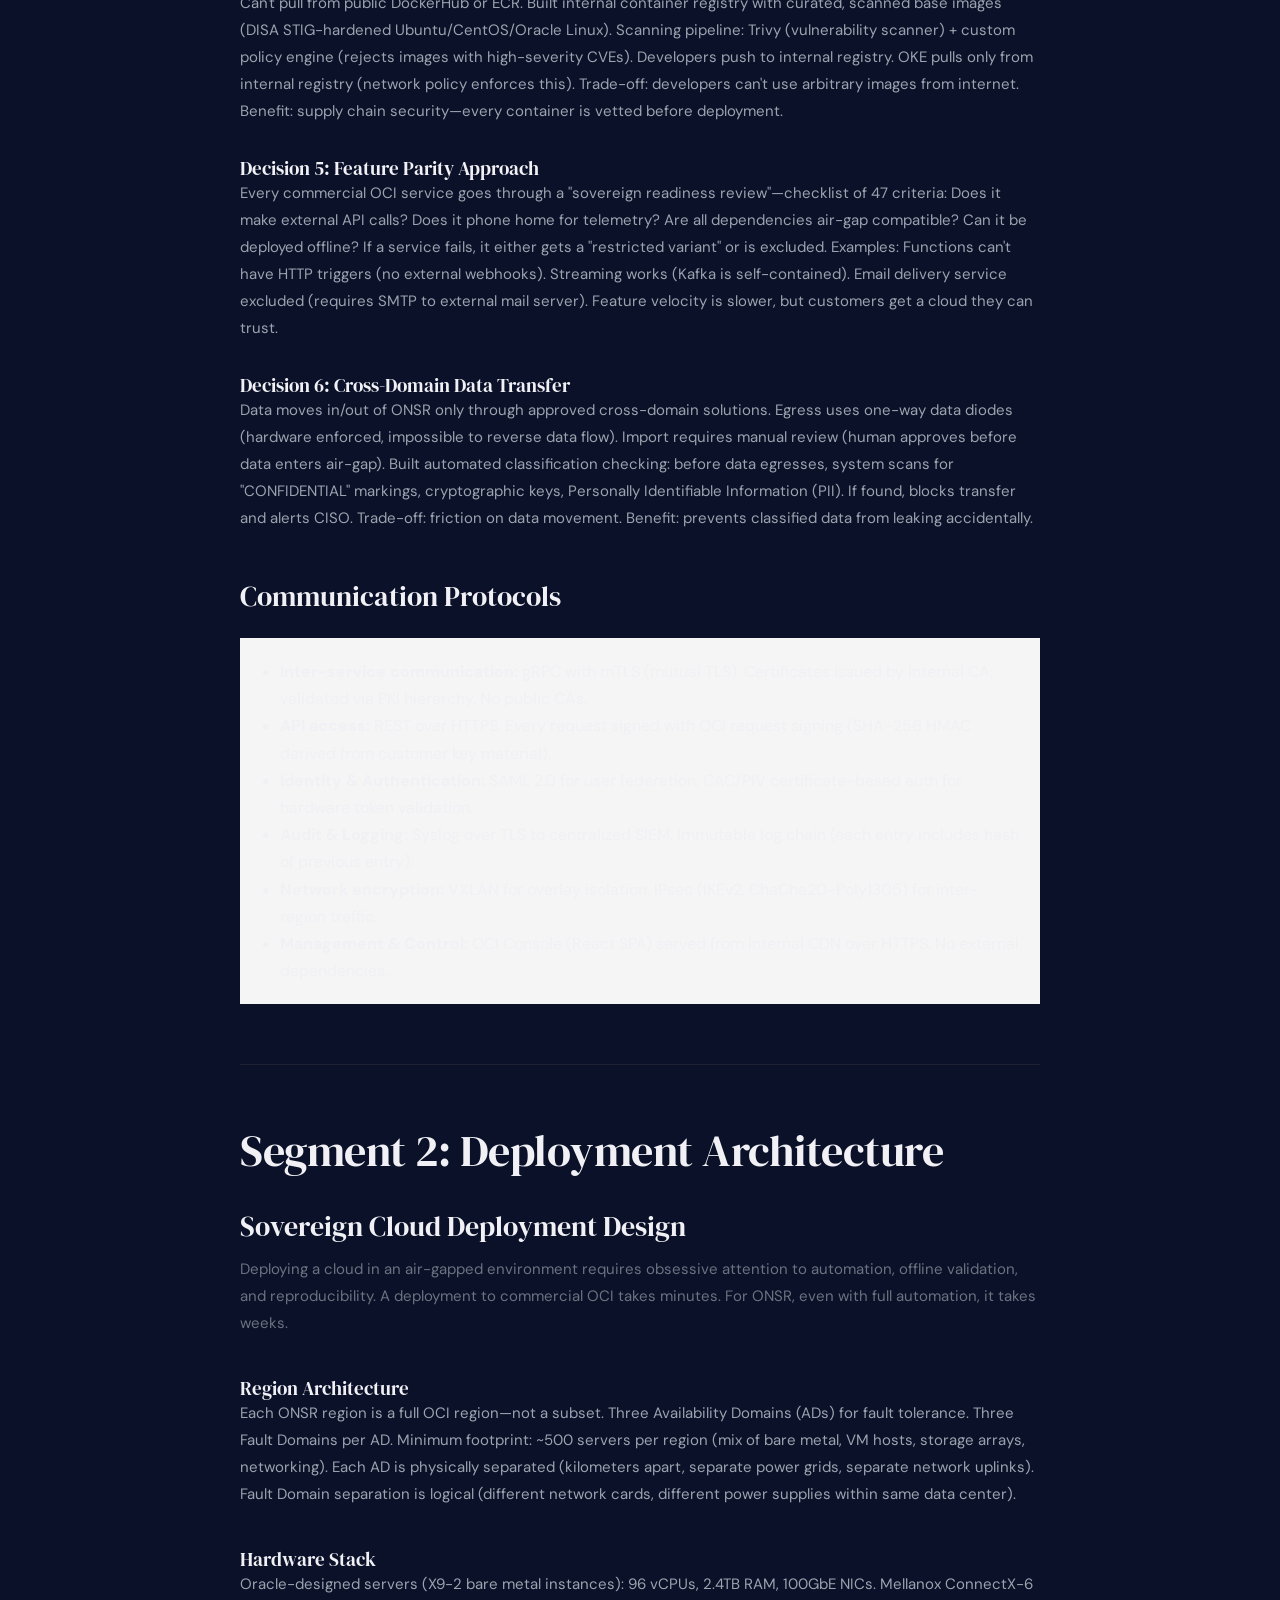
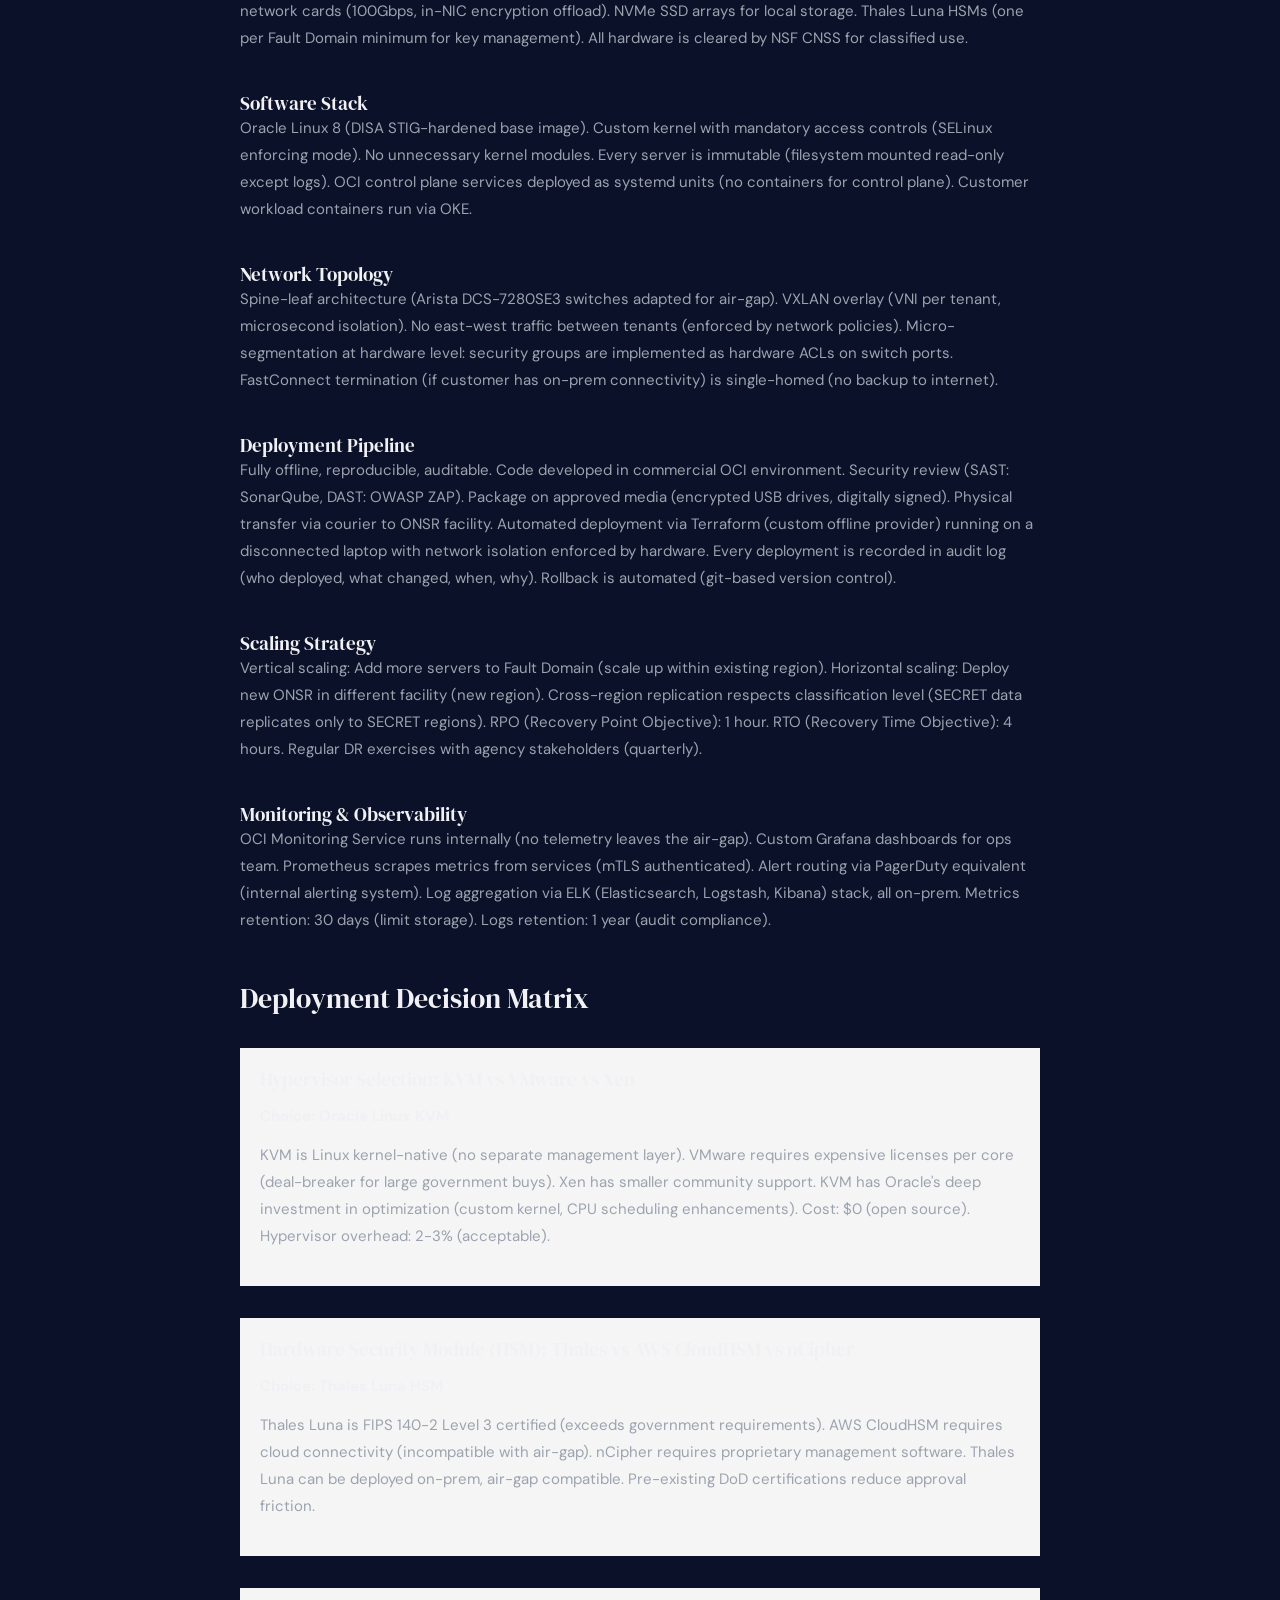
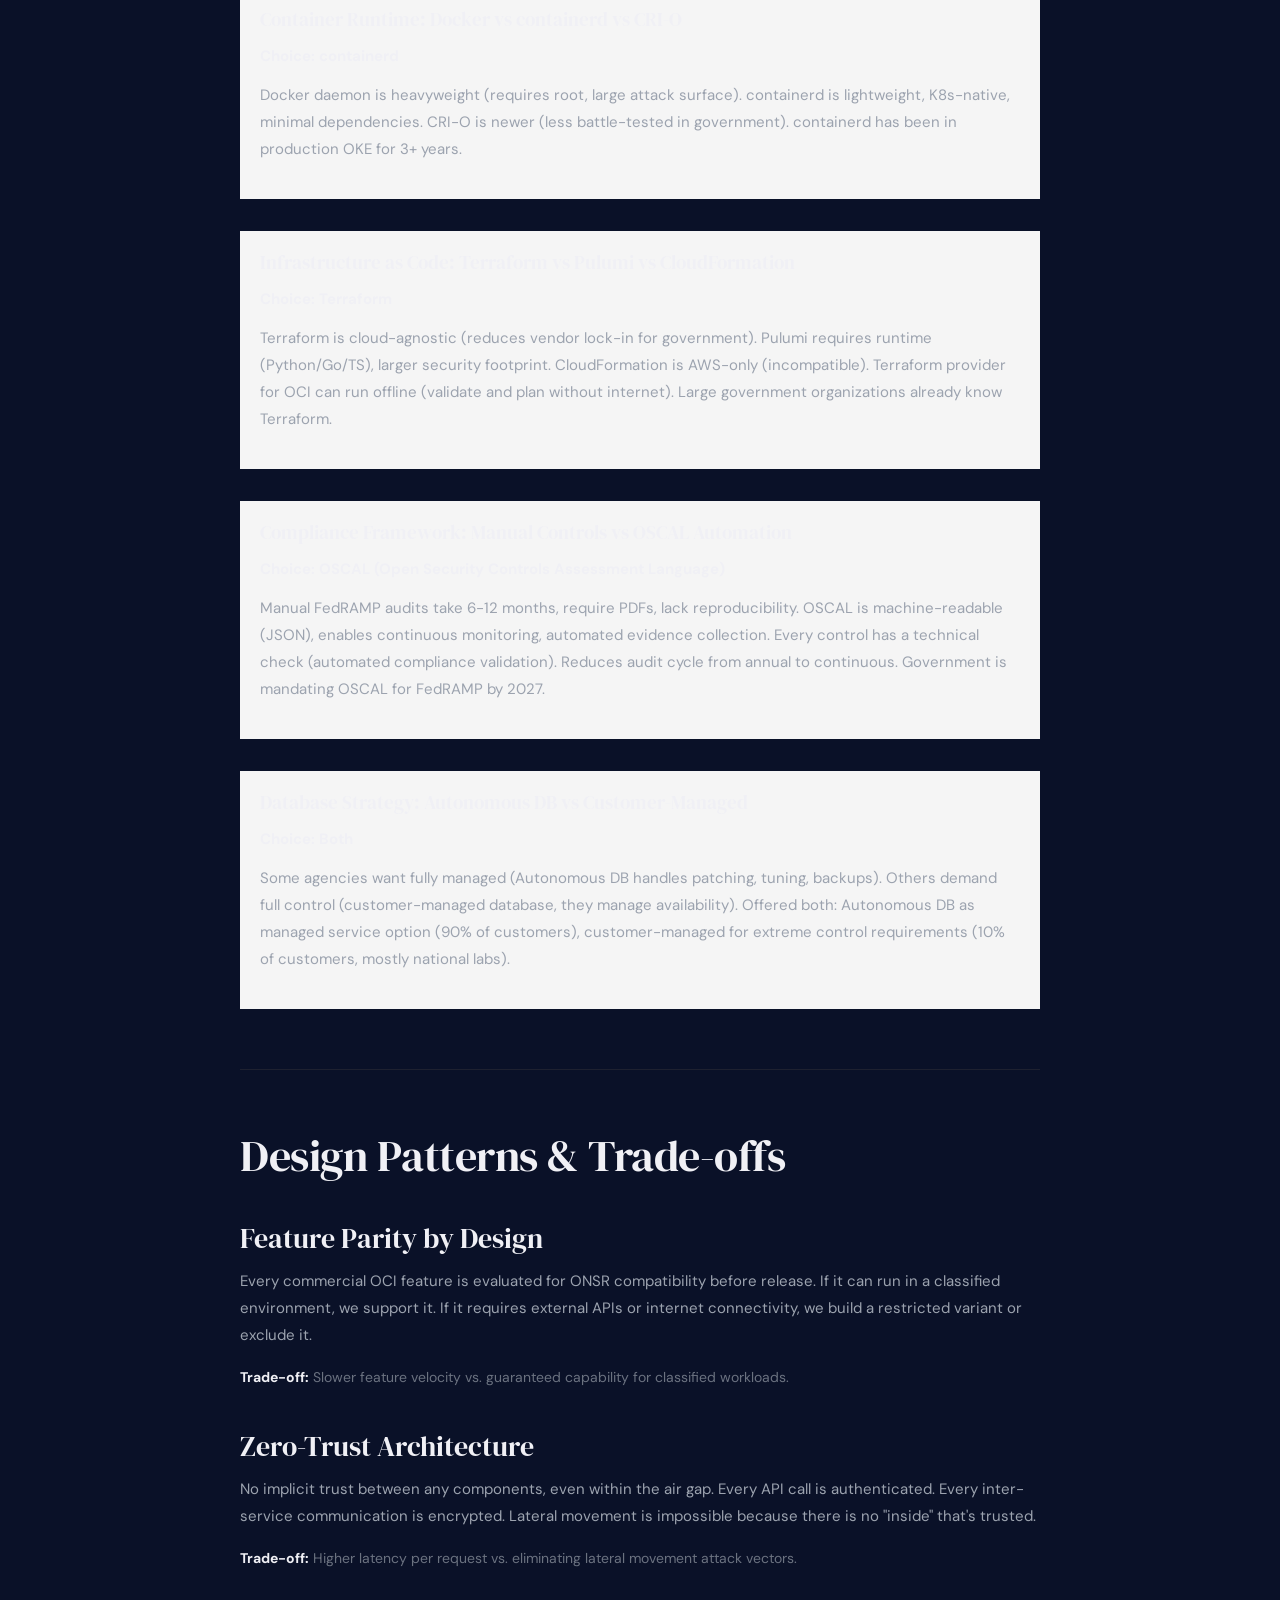
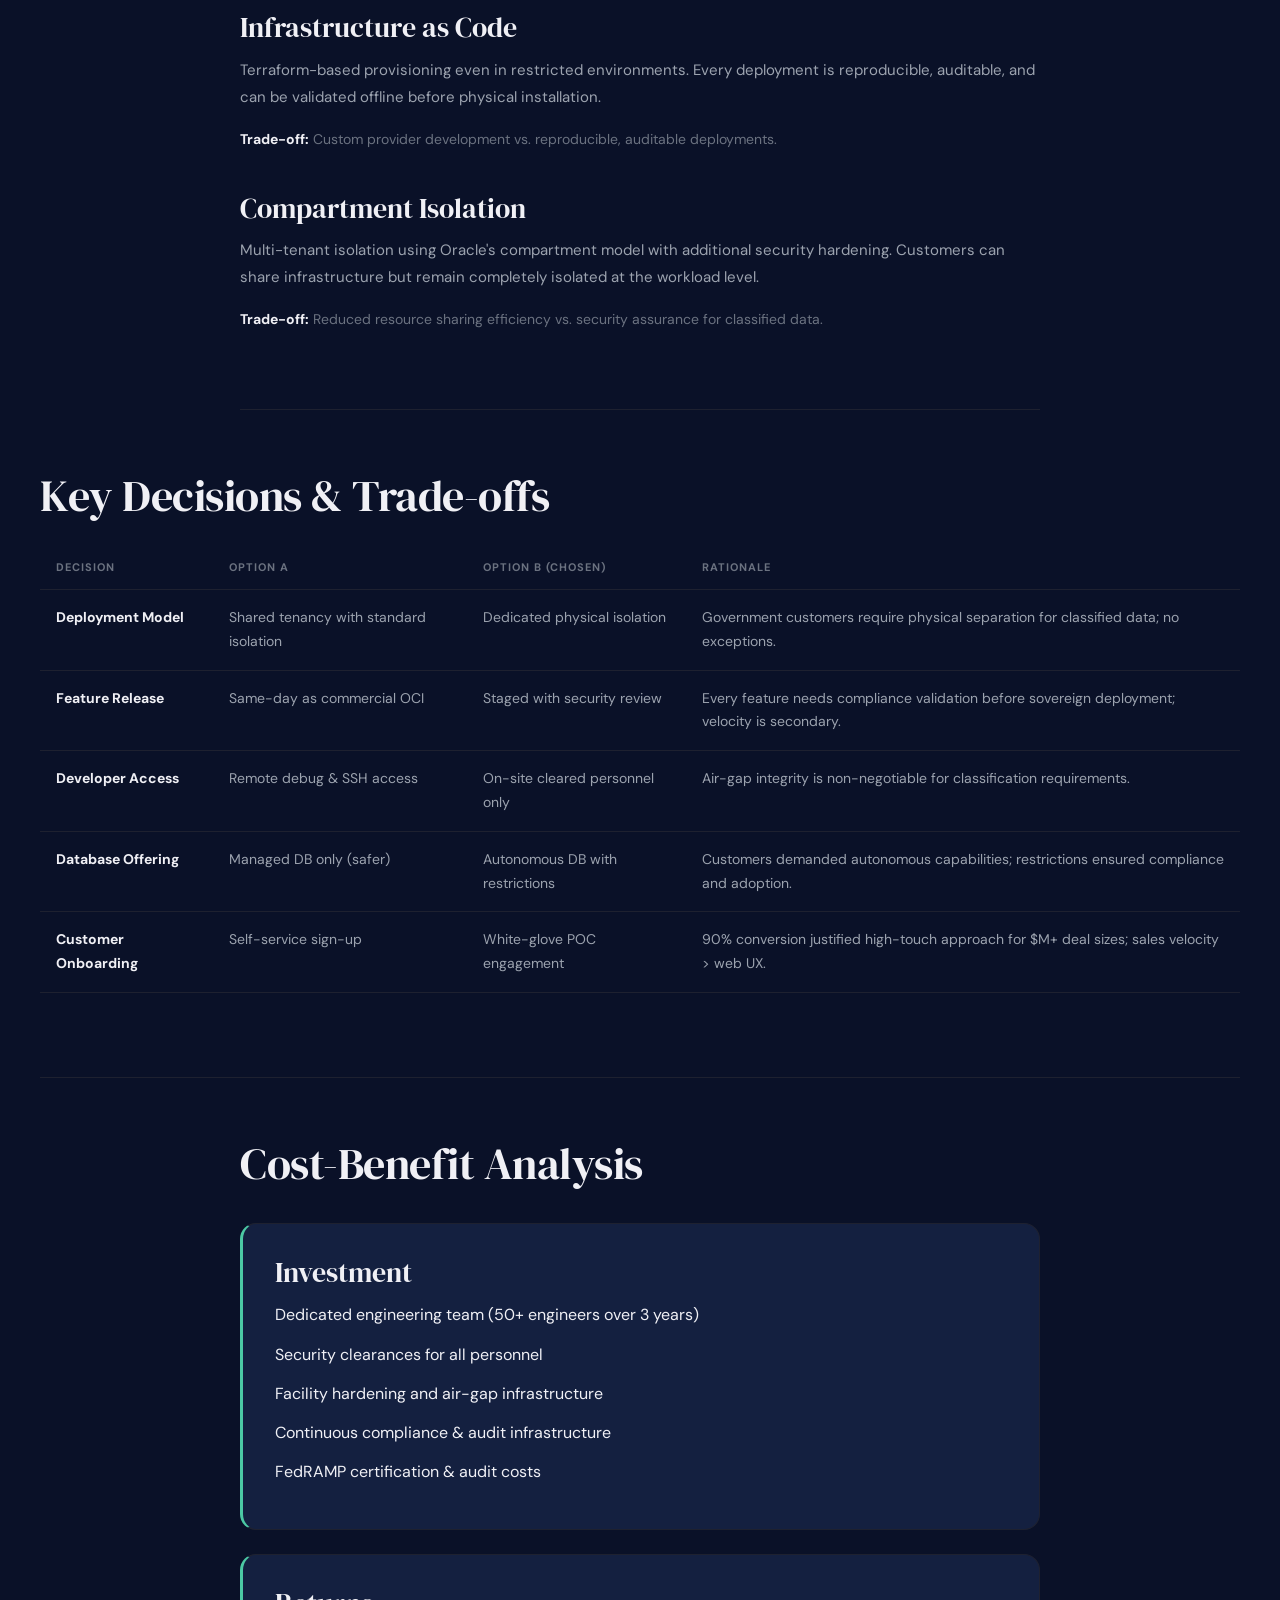
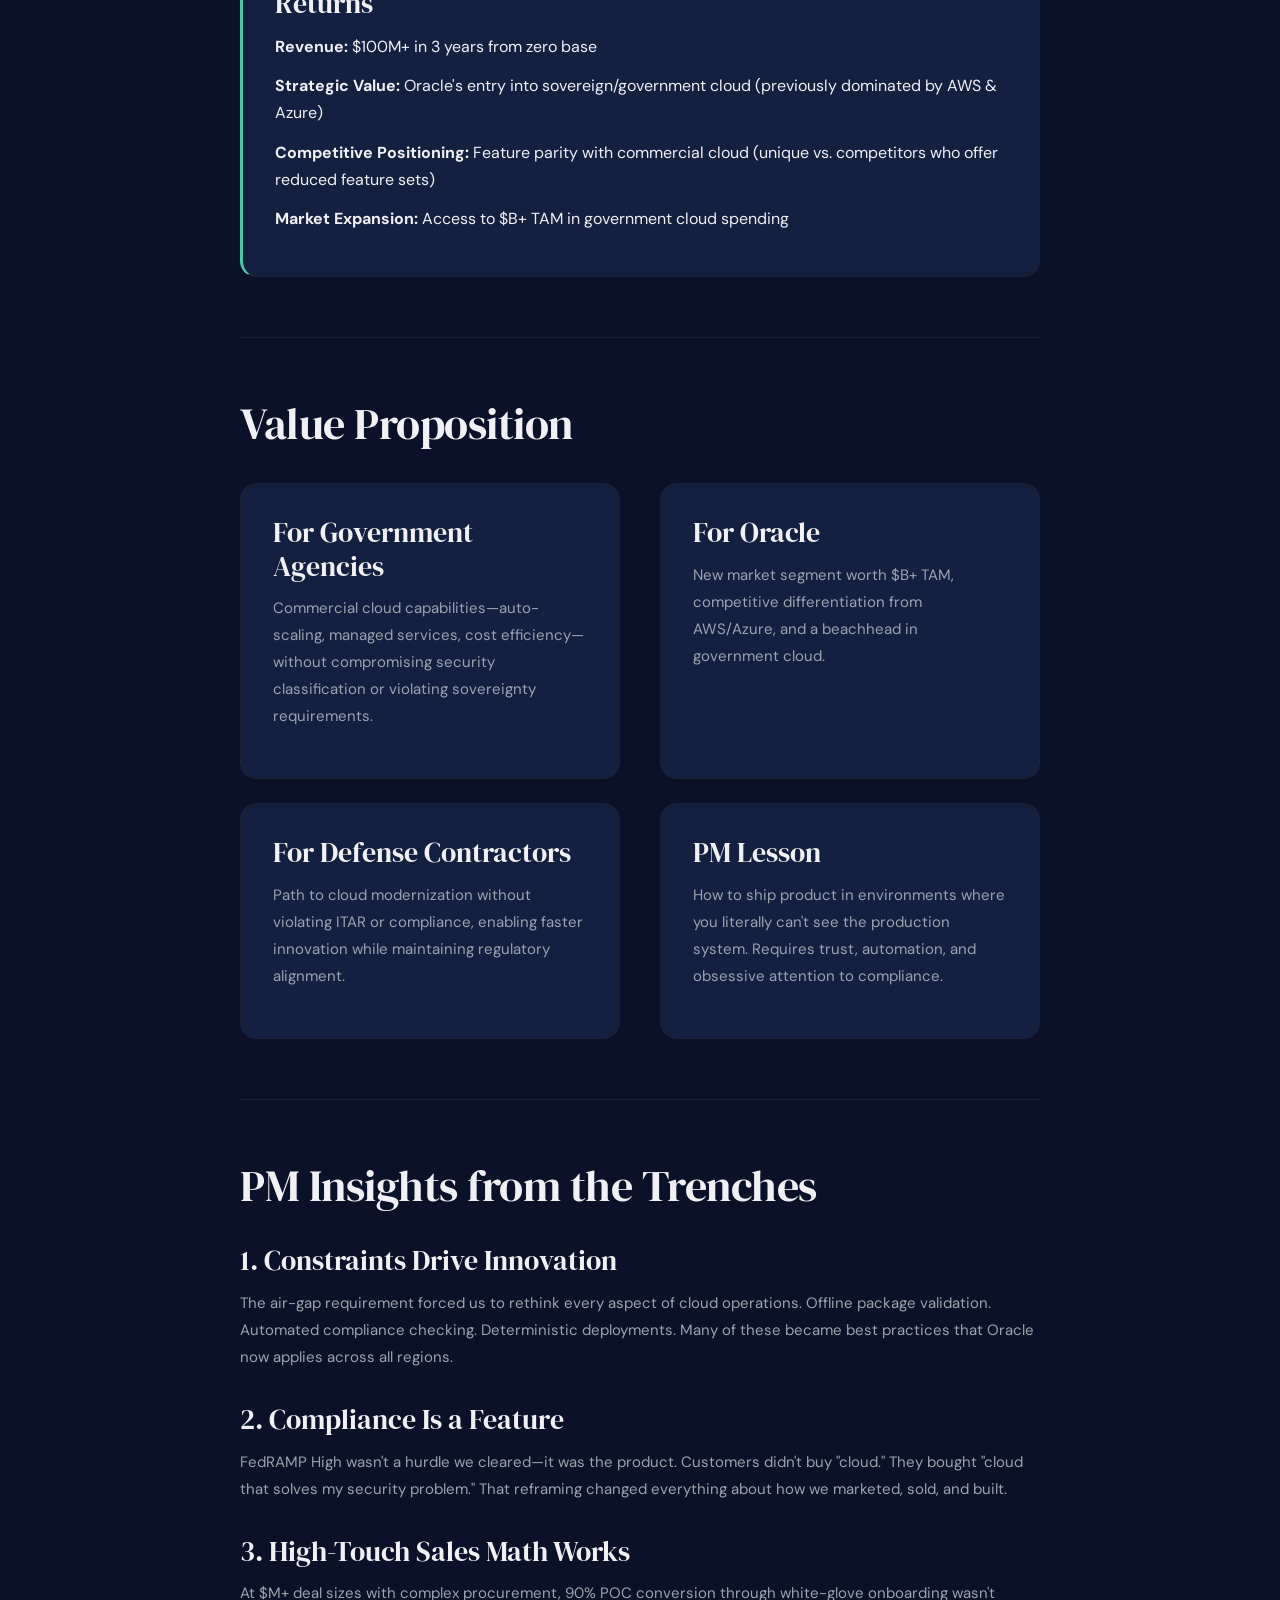
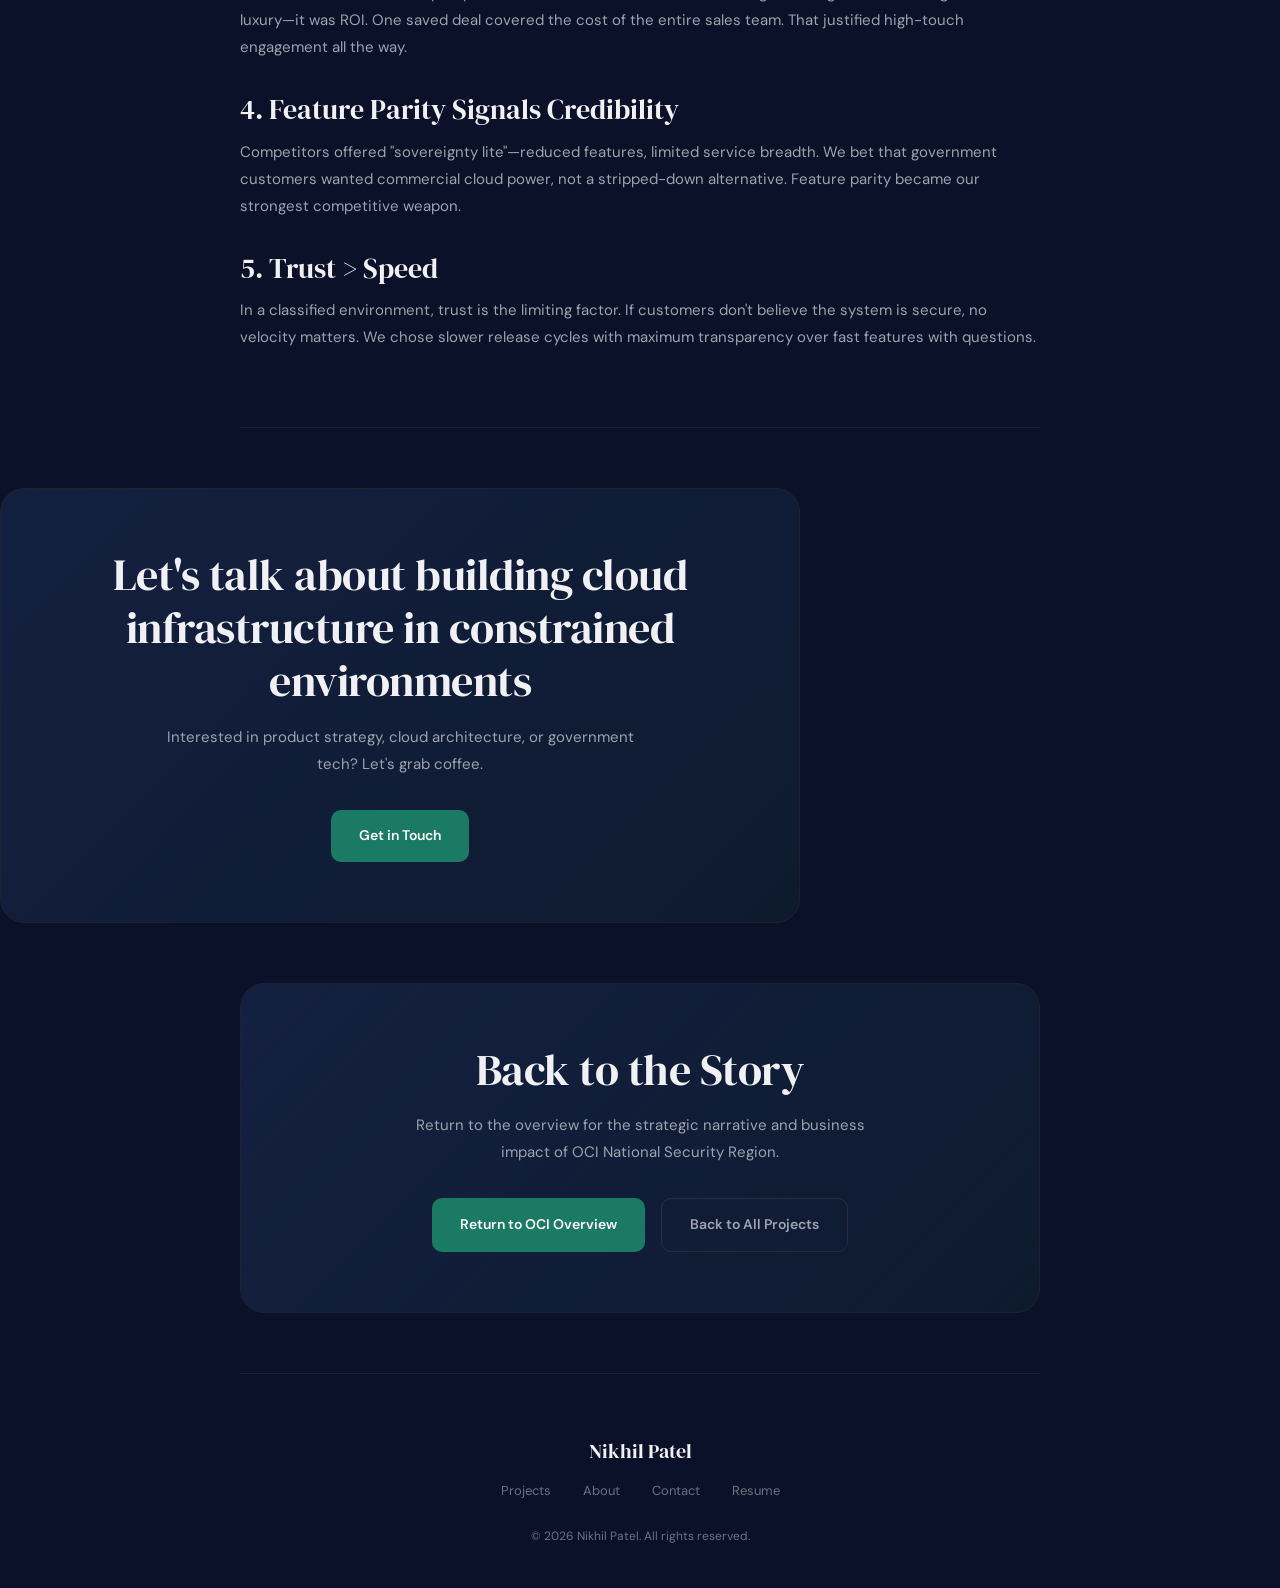
<file: project-oci-deep-dive.html>
<!DOCTYPE html>
<html lang="en">
<head>
    <meta charset="UTF-8">
    <meta name="viewport" content="width=device-width, initial-scale=1.0">
    <title>OCI National Security Region: Technical Deep-Dive — Nikhil Patel</title>
    <link rel="stylesheet" href="styles.css">
    <link rel="preconnect" href="https://fonts.googleapis.com">
    <link rel="preconnect" href="https://fonts.gstatic.com" crossorigin>
    <link href="https://fonts.googleapis.com/css2?family=DM+Sans:wght@400;500;600&family=DM+Serif+Display:wght@400&display=swap" rel="stylesheet">
</head>
<body>

<!-- ============================================
     NAVIGATION
     ============================================ -->
<nav class="nav">
    <a href="index.html" class="nav-name">Nikhil <span>Patel</span></a>
    <button class="nav-hamburger" id="hamburgerBtn">
        <span></span>
        <span></span>
        <span></span>
    </button>
    <ul class="nav-links" id="navLinks">
        <li><a href="index.html#projects">Projects</a></li>
        <li><a href="about.html">About</a></li>
        <li><a href="contact.html">Contact</a></li>
        <li><a href="Nikhil_Resume.pdf" class="nav-cta">Download Resume</a></li>
    </ul>
</nav>

<!-- ============================================
     PAGE HEADER
     ============================================ -->
<header class="page-header container">
    <div class="page-header-eyebrow">TECHNICAL DEEP-DIVE — ORACLE CLOUD</div>
    <h1>OCI National Security Region: 7-Layer Sovereign Architecture</h1>
    <p class="page-header-desc">
        A complete technical breakdown of the sovereign cloud reference architecture: physical security boundaries, air-gapped deployment pipelines, Autonomous Database offline updates, container strategies, compliance automation via OSCAL, and the engineering decisions behind $100M+ in government cloud revenue.
    </p>
    <div class="pill-row">
        <span class="pill">Sovereign Cloud</span>
        <span class="pill">FedRAMP</span>
        <span class="pill">Security</span>
        <span class="pill">Cloud Infrastructure</span>
        <span class="pill">Government</span>
        <span class="pill">Compliance</span>
        <span class="pill">OCI</span>
    </div>
</header>

<!-- ============================================
     METRICS GRID
     ============================================ -->
<section class="section container metrics-grid">
    <div class="metric-card">
        <div class="metric-value">$100M+</div>
        <div class="metric-label">Revenue Generated</div>
    </div>
    <div class="metric-card">
        <div class="metric-value">90%</div>
        <div class="metric-label">POC-to-Deal Conversion</div>
    </div>
    <div class="metric-card">
        <div class="metric-value">3 yrs</div>
        <div class="metric-label">Zero to Cloud-Competitive</div>
    </div>
    <div class="metric-card">
        <div class="metric-value">500+</div>
        <div class="metric-label">Fortune 500 Clients</div>
    </div>
</section>

<!-- ============================================
     THE PROBLEM
     ============================================ -->
<section class="content-section container-narrow">
    <h2>The Problem</h2>
    <p>
        Government and defense agencies needed cloud capabilities—compute, storage, databases, networking—but couldn't use commercial cloud due to data sovereignty, security classification, and regulatory requirements. FedRAMP High certification, ITAR compliance, IL5 classification handling. These weren't nice-to-haves. They were deal blockers.
    </p>
    <p>
        Oracle had carved out a dominant position in enterprise databases, but it was missing the government cloud market entirely. AWS GovCloud and Azure Government owned the space. We needed to build OCI National Security Region: a cloud offering that matched commercial OCI feature parity while operating in air-gapped, highly restricted environments.
    </p>
    <p>
        The constraint wasn't just technical. It was institutional. The challenge: build a cloud in an environment where even the developers can't access the internet. No SSH into production. No remote debugging. No real-time log streaming. Every change needs cleared personnel. Every deployment needs an audit trail. Every feature needs compliance validation.
    </p>
    <p>
        The ask was unprecedented: commercial cloud velocity in a classified environment.
    </p>
</section>

<!-- ============================================
     ARCHITECTURE DIAGRAM
     ============================================ -->
<section class="content-section container">
    <h2>The Architecture</h2>
    <p style="margin-bottom: 32px;">
        OCI ONSR wasn't a stripped-down version of commercial OCI. It was a full reimagining of the entire stack to operate within security boundaries while maintaining feature parity.
    </p>

    <div class="arch-diagram">
        <div class="arch-layer">
            <span class="arch-label">Layer 1</span>
            <span class="arch-block highlight">Air-Gapped Network</span>
            <span class="arch-block">Hardware Security Modules</span>
            <span class="arch-block">Cleared Personnel Only</span>
        </div>
        <div class="arch-connector">↓</div>

        <div class="arch-layer">
            <span class="arch-label">Layer 2</span>
            <span class="arch-block">Compute (Bare Metal + VM)</span>
            <span class="arch-block">Block Storage</span>
            <span class="arch-block">Object Storage</span>
            <span class="arch-block">Networking (VCN)</span>
        </div>
        <div class="arch-connector">↓</div>

        <div class="arch-layer">
            <span class="arch-label">Layer 3</span>
            <span class="arch-block">Database (Autonomous DB)</span>
            <span class="arch-block">Container Engine</span>
            <span class="arch-block">Functions</span>
            <span class="arch-block">API Gateway</span>
        </div>
        <div class="arch-connector">↓</div>

        <div class="arch-layer">
            <span class="arch-label">Layer 4</span>
            <span class="arch-block">FedRAMP High Controls</span>
            <span class="arch-block">Continuous Monitoring</span>
            <span class="arch-block">Audit Logging</span>
            <span class="arch-block">Key Management</span>
        </div>
        <div class="arch-connector">↓</div>

        <div class="arch-layer">
            <span class="arch-label">Layer 5</span>
            <span class="arch-block">Intelligence Agencies</span>
            <span class="arch-block">Defense Contractors</span>
            <span class="arch-block">Federal Health</span>
            <span class="arch-block">National Labs</span>
        </div>
    </div>
</section>

<!-- ============================================
     SEGMENT 1: TECHNICAL ARCHITECTURE & DESIGN
     ============================================ -->
<section class="content-section container-narrow">
    <h2>Segment 1: Technical Architecture & Design</h2>

    <h3>Sovereign Cloud Reference Architecture: 7-Layer Model</h3>
    <p style="margin-bottom: 28px; color: var(--text-muted); font-size: 15px;">
        The ONSR architecture is built as a rigorous 7-layer stack, where each layer solves specific security, compliance, and operational constraints while maintaining full OCI feature parity.
    </p>

    <div style="margin-top: 40px;">
        <h3 style="font-size: 16px; color: var(--text-accent);">Layer 1: Physical Security Boundary</h3>
        <p>
            The foundation is hardware-grade isolation. ONSR regions operate in SCIF (Sensitive Compartmented Information Facility) grade data centers with no internet connectivity whatsoever. Access requires top-secret/SCI (TS/SCI) clearance. Every server has a Trusted Platform Module (TPM 2.0) to detect tamper attempts. Key material is stored in Thales Luna HSMs (FIPS 140-2 Level 3), physically isolated from hypervisors. Network cards have firmware signing to prevent rogue modifications. The data center perimeter includes:
        </p>
        <ul style="margin: 16px 0; padding-left: 20px;">
            <li>Air-gapped network with no external connectivity</li>
            <li>Hardware Security Modules for all key management (signing keys, encryption keys, customer keys)</li>
            <li>Tamper-evident hardware on every server (TPM 2.0 attestation)</li>
            <li>Cleared personnel only (vetting, continuous re-clearance)</li>
            <li>Physical network isolation: One-way data diodes for export, manual approval for import</li>
        </ul>
    </div>

    <div style="margin-top: 40px;">
        <h3 style="font-size: 16px; color: var(--text-accent);">Layer 2: Network Infrastructure</h3>
        <p>
            Within the physical boundary, we run Software-Defined Networking (OCI VCN—Virtual Cloud Network) with VXLAN overlay encapsulation. Every tenant gets their own virtual network with microsecond-level isolation. Network ACLs, NSGs (Network Security Groups), and Dynamic Routing Gateways (DRG) handle multi-tenancy isolation. FastConnect provides dedicated on-premises connectivity (no public internet). DNS is internal-only—no external recursive resolvers. All inter-region traffic (if multi-region) is encrypted via IPsec. Network topology is spine-leaf (Arista switches in commercial OCI adapted for air-gap) with:
        </p>
        <ul style="margin: 16px 0; padding-left: 20px;">
            <li>OCI VCN (Virtual Cloud Network) with VXLAN overlay</li>
            <li>Security Lists + Network Security Groups for micro-segmentation</li>
            <li>DRG (Dynamic Routing Gateway) for inter-VCN routing</li>
            <li>FastConnect for on-premises connectivity (no public internet)</li>
            <li>Internal DNS resolution only (no external queries)</li>
            <li>IPsec encryption for inter-region and inter-compartment traffic</li>
        </ul>
    </div>

    <div style="margin-top: 40px;">
        <h3 style="font-size: 16px; color: var(--text-accent);">Layer 3: Core Compute & Storage</h3>
        <p>
            Compute options include bare metal instances (customer gets full physical server with no hypervisor) and VM instances (Oracle Linux KVM hypervisor with custom kernel for security hardening). Bare metal is critical because government licenses (Oracle DB, EDA tools) are often tied to physical cores. Storage comes in three flavors:
        </p>
        <ul style="margin: 16px 0; padding-left: 20px;">
            <li><strong>Bare Metal instances</strong>: Full physical server, no hypervisor, maximum isolation for TOP SECRET workloads</li>
            <li><strong>VM instances</strong>: Oracle Linux KVM with custom SELinux kernel (DISA STIG hardened)</li>
            <li><strong>Block Volume</strong>: iSCSI-attached, AES-256 encryption at rest, replication across fault domains for HA</li>
            <li><strong>Object Storage</strong>: S3-compatible API, immutable buckets (WORM support) for compliance data</li>
            <li><strong>File Storage</strong>: NFS v3, shared access across compute instances for collaborative workloads</li>
        </ul>
    </div>

    <div style="margin-top: 40px;">
        <h3 style="font-size: 16px; color: var(--text-accent);">Layer 4: Platform Services (Feature Parity)</h3>
        <p>
            This layer implements commercial OCI services in the air-gap. Oracle Autonomous Database is the flagship—self-driving (ML-based tuning), self-securing, self-repairing. The challenge: Autonomous DB in commercial Oracle Cloud updates its ML models by phoning home. For ONSR, we built an offline model update pipeline: pre-train models in commercial environment, validate thoroughly, then transfer via cross-domain guard on approved media. Container Engine for Kubernetes (OKE) is restricted: no public DockerHub pulls. We maintain an internal container registry with curated, DISA STIG-hardened base images (Trivy-scanned, policy engine validated). Functions (serverless) triggers are OCI-internal only (no public HTTP). API Gateway supports rate limiting, authentication, and WAF integration. Streaming is Kafka-compatible (managed service). Data Integration service enables ETL pipelines for classified data processing.
        </p>
        <ul style="margin: 16px 0; padding-left: 20px;">
            <li><strong>Oracle Autonomous Database</strong>: ML-based tuning, offline model updates via cross-domain guard</li>
            <li><strong>Container Engine for Kubernetes (OKE)</strong>: Managed K8s with restricted container registry (no public DockerHub)</li>
            <li><strong>Functions</strong>: Serverless compute, OCI-internal triggers only</li>
            <li><strong>API Gateway</strong>: Rate limiting, authentication, WAF integration</li>
            <li><strong>Streaming</strong>: Kafka-compatible managed service</li>
            <li><strong>Data Integration</strong>: ETL pipelines for classified data processing</li>
        </ul>
    </div>

    <div style="margin-top: 40px;">
        <h3 style="font-size: 16px; color: var(--text-accent);">Layer 5: Identity & Access Management</h3>
        <p>
            Identity is federated with DoD PKI. Users authenticate via CAC/PIV cards (Common Access Card / Personal Identity Verification)—hardware tokens issued by DoD, not passwords. OCI IAM implements compartment-based resource isolation: Tenancy → Compartments → Sub-compartments. Each compartment has its own IAM policies, quota limits, and audit logs. Dynamic Groups allow instance-level authorization (e.g., "if server has tag:project=intelligence, grant Autonomous DB read"). Service limits per compartment prevent noisy neighbor issues. All API calls are signed with SHA-256 HMAC using customer key material stored in HSMs.
        </p>
        <ul style="margin: 16px 0; padding-left: 20px;">
            <li>OCI IAM with identity domains</li>
            <li>SAML 2.0 federation with DoD PKI</li>
            <li>CAC/PIV card authentication (hardware token-based, not password)</li>
            <li>Compartment-based resource isolation (Tenancy → Compartments → Sub-compartments)</li>
            <li>Dynamic Groups for instance-level authorization</li>
            <li>Service limits per compartment (prevent noisy neighbor)</li>
        </ul>
    </div>

    <div style="margin-top: 40px;">
        <h3 style="font-size: 16px; color: var(--text-accent);">Layer 6: Compliance & Audit Layer</h3>
        <p>
            FedRAMP High maps to 325+ NIST controls. Every control has a technical implementation: encryption (SP 800-38), access logging (CISO-auditable), vulnerability scanning (STIG baseline checks). Continuous monitoring is machine-readable via OSCAL (Open Security Controls Assessment Language)—compliance data is JSON, not PDFs. The Audit Service logs all API calls immutably (365-day retention minimum). Logs are tamper-proof (chained log entries using SHA-256). Cloud Guard (threat detection engine) runs behavioral analysis—detects anomalies like "root user never logs in, but suddenly accesses sensitive data." Vulnerability Scanning Service checks container images against DISA STIG baselines. Security Zones enforce policy at compartment level—e.g., "no public subnets allowed in this compartment" is automatically validated.
        </p>
        <ul style="margin: 16px 0; padding-left: 20px;">
            <li>FedRAMP High controls (325+ NIST controls mapped)</li>
            <li>Continuous monitoring (OSCAL-format machine-readable compliance data)</li>
            <li>Audit Service (immutable logs, 365-day retention, tamper-proof)</li>
            <li>Cloud Guard (threat detection, automated remediation)</li>
            <li>Vulnerability Scanning Service (DISA STIG baselines)</li>
            <li>Security Zones (enforce security posture at compartment level)</li>
        </ul>
    </div>

    <div style="margin-top: 40px;">
        <h3 style="font-size: 16px; color: var(--text-accent);">Layer 7: Workload Layer</h3>
        <p>
            The top layer is where customers run their classified workloads. Intelligence Community agencies (NSA, NGA, CIA) run signals intelligence and geospatial processing. Defense contractors (Lockheed, Raytheon, General Dynamics) run ITAR-controlled design and manufacturing systems. Federal health systems (VA, DoD) run patient records and research. National laboratories (Oak Ridge, Sandia, LLNL) run classified physics and materials science simulations.
        </p>
        <ul style="margin: 16px 0; padding-left: 20px;">
            <li>Intelligence Community workloads (SIGINT, geospatial processing)</li>
            <li>Defense contractors (ITAR-controlled manufacturing, design systems)</li>
            <li>Federal health systems (VA, DoD health records and research)</li>
            <li>National laboratories (classified simulations and research)</li>
        </ul>
    </div>

    <h3 style="margin-top: 48px;">Key Technical Decisions with Thought Process</h3>

    <div style="margin-top: 32px;">
        <h4>Decision 1: Air-Gap vs Connected Gov Cloud</h4>
        <p>
            AWS GovCloud offers commercial OCI performance but with "restricted internet access" (still connects to AWS regions in US). ONSR took the opposite bet: full air-gap, zero internet. Why? Intelligence Community customers flat-out refuse any internet connectivity. TS/SCI data never touches a cable with external connectivity. Trade-off: every software update must be physically carried in on approved media ("sneakernet"). Built offline update pipeline with checksum verification and automated rollback if deployment corrupts the system.
        </p>
    </div>

    <div style="margin-top: 32px;">
        <h4>Decision 2: Bare Metal First</h4>
        <p>
            Why offer bare metal in a cloud? Government workloads often have legacy licensing tied to physical cores. Oracle database licensing is per-core. Bare metal eliminates hypervisor overhead (2-5% performance penalty) and provides hardware-level isolation. A TOP SECRET workload can have its own physical CPU, no shared cache with another customer's SECRET workload. Risk: lower utilization (can't bin-pack different customer workloads on same hardware). Payoff: customers trust it enough to sign $10M deals.
        </p>
    </div>

    <div style="margin-top: 32px;">
        <h4>Decision 3: Autonomous DB in Air-Gap</h4>
        <p>
            Oracle's Autonomous Database is self-tuning via machine learning. In commercial cloud, it phones home for model updates. For ONSR, we built a restricted variant: pre-train all models in commercial environment, validate extensively (performance benchmarks, regression tests), then transfer via cross-domain guard on approved media. Challenge: ML models are large (100s of MB). Solution: delta updates instead of full model replacement. Each month, new delta is validated, signed, and transferred. Fallback: if the new model degrades performance, revert to previous version automatically.
        </p>
    </div>

    <div style="margin-top: 32px;">
        <h4>Decision 4: Container Registry Strategy</h4>
        <p>
            Can't pull from public DockerHub or ECR. Built internal container registry with curated, scanned base images (DISA STIG-hardened Ubuntu/CentOS/Oracle Linux). Scanning pipeline: Trivy (vulnerability scanner) + custom policy engine (rejects images with high-severity CVEs). Developers push to internal registry. OKE pulls only from internal registry (network policy enforces this). Trade-off: developers can't use arbitrary images from internet. Benefit: supply chain security—every container is vetted before deployment.
        </p>
    </div>

    <div style="margin-top: 32px;">
        <h4>Decision 5: Feature Parity Approach</h4>
        <p>
            Every commercial OCI service goes through a "sovereign readiness review"—checklist of 47 criteria: Does it make external API calls? Does it phone home for telemetry? Are all dependencies air-gap compatible? Can it be deployed offline? If a service fails, it either gets a "restricted variant" or is excluded. Examples: Functions can't have HTTP triggers (no external webhooks). Streaming works (Kafka is self-contained). Email delivery service excluded (requires SMTP to external mail server). Feature velocity is slower, but customers get a cloud they can trust.
        </p>
    </div>

    <div style="margin-top: 32px;">
        <h4>Decision 6: Cross-Domain Data Transfer</h4>
        <p>
            Data moves in/out of ONSR only through approved cross-domain solutions. Egress uses one-way data diodes (hardware enforced, impossible to reverse data flow). Import requires manual review (human approves before data enters air-gap). Built automated classification checking: before data egresses, system scans for "CONFIDENTIAL" markings, cryptographic keys, Personally Identifiable Information (PII). If found, blocks transfer and alerts CISO. Trade-off: friction on data movement. Benefit: prevents classified data from leaking accidentally.
        </p>
    </div>

    <h3 style="margin-top: 48px;">Communication Protocols</h3>

    <div style="margin-top: 24px; background: #f5f5f5; padding: 20px; border-left: 4px solid var(--text-accent);">
        <ul style="margin: 0; padding-left: 20px;">
            <li><strong>Inter-service communication:</strong> gRPC with mTLS (mutual TLS). Certificates issued by internal CA, validated via PKI hierarchy. No public CAs.</li>
            <li><strong>API access:</strong> REST over HTTPS. Every request signed with OCI request signing (SHA-256 HMAC derived from customer key material).</li>
            <li><strong>Identity & Authentication:</strong> SAML 2.0 for user federation. CAC/PIV certificate-based auth for hardware token validation.</li>
            <li><strong>Audit & Logging:</strong> Syslog over TLS to centralized SIEM. Immutable log chain (each entry includes hash of previous entry).</li>
            <li><strong>Network encryption:</strong> VXLAN for overlay isolation. IPsec (IKEv2, ChaCha20-Poly1305) for inter-region traffic.</li>
            <li><strong>Management & Control:</strong> OCI Console (React SPA) served from internal CDN over HTTPS. No external dependencies.</li>
        </ul>
    </div>
</section>

<!-- ============================================
     SEGMENT 2: DEPLOYMENT ARCHITECTURE
     ============================================ -->
<section class="content-section container-narrow">
    <h2>Segment 2: Deployment Architecture</h2>

    <h3>Sovereign Cloud Deployment Design</h3>
    <p style="margin-bottom: 28px; color: var(--text-muted); font-size: 15px;">
        Deploying a cloud in an air-gapped environment requires obsessive attention to automation, offline validation, and reproducibility. A deployment to commercial OCI takes minutes. For ONSR, even with full automation, it takes weeks.
    </p>

    <div style="margin-top: 40px;">
        <h4>Region Architecture</h4>
        <p>
            Each ONSR region is a full OCI region—not a subset. Three Availability Domains (ADs) for fault tolerance. Three Fault Domains per AD. Minimum footprint: ~500 servers per region (mix of bare metal, VM hosts, storage arrays, networking). Each AD is physically separated (kilometers apart, separate power grids, separate network uplinks). Fault Domain separation is logical (different network cards, different power supplies within same data center).
        </p>
    </div>

    <div style="margin-top: 40px;">
        <h4>Hardware Stack</h4>
        <p>
            Oracle-designed servers (X9-2 bare metal instances): 96 vCPUs, 2.4TB RAM, 100GbE NICs. Mellanox ConnectX-6 network cards (100Gbps, in-NIC encryption offload). NVMe SSD arrays for local storage. Thales Luna HSMs (one per Fault Domain minimum for key management). All hardware is cleared by NSF CNSS for classified use.
        </p>
    </div>

    <div style="margin-top: 40px;">
        <h4>Software Stack</h4>
        <p>
            Oracle Linux 8 (DISA STIG-hardened base image). Custom kernel with mandatory access controls (SELinux enforcing mode). No unnecessary kernel modules. Every server is immutable (filesystem mounted read-only except logs). OCI control plane services deployed as systemd units (no containers for control plane). Customer workload containers run via OKE.
        </p>
    </div>

    <div style="margin-top: 40px;">
        <h4>Network Topology</h4>
        <p>
            Spine-leaf architecture (Arista DCS-7280SE3 switches adapted for air-gap). VXLAN overlay (VNI per tenant, microsecond isolation). No east-west traffic between tenants (enforced by network policies). Micro-segmentation at hardware level: security groups are implemented as hardware ACLs on switch ports. FastConnect termination (if customer has on-prem connectivity) is single-homed (no backup to internet).
        </p>
    </div>

    <div style="margin-top: 40px;">
        <h4>Deployment Pipeline</h4>
        <p>
            Fully offline, reproducible, auditable. Code developed in commercial OCI environment. Security review (SAST: SonarQube, DAST: OWASP ZAP). Package on approved media (encrypted USB drives, digitally signed). Physical transfer via courier to ONSR facility. Automated deployment via Terraform (custom offline provider) running on a disconnected laptop with network isolation enforced by hardware. Every deployment is recorded in audit log (who deployed, what changed, when, why). Rollback is automated (git-based version control).
        </p>
    </div>

    <div style="margin-top: 40px;">
        <h4>Scaling Strategy</h4>
        <p>
            Vertical scaling: Add more servers to Fault Domain (scale up within existing region). Horizontal scaling: Deploy new ONSR in different facility (new region). Cross-region replication respects classification level (SECRET data replicates only to SECRET regions). RPO (Recovery Point Objective): 1 hour. RTO (Recovery Time Objective): 4 hours. Regular DR exercises with agency stakeholders (quarterly).
        </p>
    </div>

    <div style="margin-top: 40px;">
        <h4>Monitoring & Observability</h4>
        <p>
            OCI Monitoring Service runs internally (no telemetry leaves the air-gap). Custom Grafana dashboards for ops team. Prometheus scrapes metrics from services (mTLS authenticated). Alert routing via PagerDuty equivalent (internal alerting system). Log aggregation via ELK (Elasticsearch, Logstash, Kibana) stack, all on-prem. Metrics retention: 30 days (limit storage). Logs retention: 1 year (audit compliance).
        </p>
    </div>

    <h3 style="margin-top: 48px;">Deployment Decision Matrix</h3>

    <div style="margin-top: 32px; background: #f5f5f5; padding: 20px; border-left: 4px solid var(--text-accent);">
        <h4 style="margin-top: 0; color: var(--text-accent);">Hypervisor Selection: KVM vs VMware vs Xen</h4>
        <p style="margin: 12px 0;">
            <strong>Choice: Oracle Linux KVM</strong>
        </p>
        <p>
            KVM is Linux kernel-native (no separate management layer). VMware requires expensive licenses per core (deal-breaker for large government buys). Xen has smaller community support. KVM has Oracle's deep investment in optimization (custom kernel, CPU scheduling enhancements). Cost: $0 (open source). Hypervisor overhead: 2-3% (acceptable).
        </p>
    </div>

    <div style="margin-top: 32px; background: #f5f5f5; padding: 20px; border-left: 4px solid var(--text-accent);">
        <h4 style="margin-top: 0; color: var(--text-accent);">Hardware Security Module (HSM): Thales vs AWS CloudHSM vs nCipher</h4>
        <p style="margin: 12px 0;">
            <strong>Choice: Thales Luna HSM</strong>
        </p>
        <p>
            Thales Luna is FIPS 140-2 Level 3 certified (exceeds government requirements). AWS CloudHSM requires cloud connectivity (incompatible with air-gap). nCipher requires proprietary management software. Thales Luna can be deployed on-prem, air-gap compatible. Pre-existing DoD certifications reduce approval friction.
        </p>
    </div>

    <div style="margin-top: 32px; background: #f5f5f5; padding: 20px; border-left: 4px solid var(--text-accent);">
        <h4 style="margin-top: 0; color: var(--text-accent);">Container Runtime: Docker vs containerd vs CRI-O</h4>
        <p style="margin: 12px 0;">
            <strong>Choice: containerd</strong>
        </p>
        <p>
            Docker daemon is heavyweight (requires root, large attack surface). containerd is lightweight, K8s-native, minimal dependencies. CRI-O is newer (less battle-tested in government). containerd has been in production OKE for 3+ years.
        </p>
    </div>

    <div style="margin-top: 32px; background: #f5f5f5; padding: 20px; border-left: 4px solid var(--text-accent);">
        <h4 style="margin-top: 0; color: var(--text-accent);">Infrastructure as Code: Terraform vs Pulumi vs CloudFormation</h4>
        <p style="margin: 12px 0;">
            <strong>Choice: Terraform</strong>
        </p>
        <p>
            Terraform is cloud-agnostic (reduces vendor lock-in for government). Pulumi requires runtime (Python/Go/TS), larger security footprint. CloudFormation is AWS-only (incompatible). Terraform provider for OCI can run offline (validate and plan without internet). Large government organizations already know Terraform.
        </p>
    </div>

    <div style="margin-top: 32px; background: #f5f5f5; padding: 20px; border-left: 4px solid var(--text-accent);">
        <h4 style="margin-top: 0; color: var(--text-accent);">Compliance Framework: Manual Controls vs OSCAL Automation</h4>
        <p style="margin: 12px 0;">
            <strong>Choice: OSCAL (Open Security Controls Assessment Language)</strong>
        </p>
        <p>
            Manual FedRAMP audits take 6-12 months, require PDFs, lack reproducibility. OSCAL is machine-readable (JSON), enables continuous monitoring, automated evidence collection. Every control has a technical check (automated compliance validation). Reduces audit cycle from annual to continuous. Government is mandating OSCAL for FedRAMP by 2027.
        </p>
    </div>

    <div style="margin-top: 32px; background: #f5f5f5; padding: 20px; border-left: 4px solid var(--text-accent);">
        <h4 style="margin-top: 0; color: var(--text-accent);">Database Strategy: Autonomous DB vs Customer-Managed</h4>
        <p style="margin: 12px 0;">
            <strong>Choice: Both</strong>
        </p>
        <p>
            Some agencies want fully managed (Autonomous DB handles patching, tuning, backups). Others demand full control (customer-managed database, they manage availability). Offered both: Autonomous DB as managed service option (90% of customers), customer-managed for extreme control requirements (10% of customers, mostly national labs).
        </p>
    </div>
</section>

<!-- ============================================
     DESIGN PATTERNS
     ============================================ -->
<section class="content-section container-narrow">
    <h2>Design Patterns & Trade-offs</h2>

    <div style="margin-top: 40px;">
        <h3>Feature Parity by Design</h3>
        <p>
            Every commercial OCI feature is evaluated for ONSR compatibility before release. If it can run in a classified environment, we support it. If it requires external APIs or internet connectivity, we build a restricted variant or exclude it.
        </p>
        <p style="color: var(--text-muted); font-size: 14px;">
            <strong>Trade-off:</strong> Slower feature velocity vs. guaranteed capability for classified workloads.
        </p>
    </div>

    <div style="margin-top: 40px;">
        <h3>Zero-Trust Architecture</h3>
        <p>
            No implicit trust between any components, even within the air gap. Every API call is authenticated. Every inter-service communication is encrypted. Lateral movement is impossible because there is no "inside" that's trusted.
        </p>
        <p style="color: var(--text-muted); font-size: 14px;">
            <strong>Trade-off:</strong> Higher latency per request vs. eliminating lateral movement attack vectors.
        </p>
    </div>

    <div style="margin-top: 40px;">
        <h3>Infrastructure as Code</h3>
        <p>
            Terraform-based provisioning even in restricted environments. Every deployment is reproducible, auditable, and can be validated offline before physical installation.
        </p>
        <p style="color: var(--text-muted); font-size: 14px;">
            <strong>Trade-off:</strong> Custom provider development vs. reproducible, auditable deployments.
        </p>
    </div>

    <div style="margin-top: 40px;">
        <h3>Compartment Isolation</h3>
        <p>
            Multi-tenant isolation using Oracle's compartment model with additional security hardening. Customers can share infrastructure but remain completely isolated at the workload level.
        </p>
        <p style="color: var(--text-muted); font-size: 14px;">
            <strong>Trade-off:</strong> Reduced resource sharing efficiency vs. security assurance for classified data.
        </p>
    </div>
</section>

<!-- ============================================
     TRADE-OFFS TABLE
     ============================================ -->
<section class="content-section container">
    <h2>Key Decisions & Trade-offs</h2>
    <table class="tradeoff-table">
        <thead>
            <tr>
                <th>Decision</th>
                <th>Option A</th>
                <th>Option B (Chosen)</th>
                <th>Rationale</th>
            </tr>
        </thead>
        <tbody>
            <tr>
                <td><strong>Deployment Model</strong></td>
                <td>Shared tenancy with standard isolation</td>
                <td>Dedicated physical isolation</td>
                <td>Government customers require physical separation for classified data; no exceptions.</td>
            </tr>
            <tr>
                <td><strong>Feature Release</strong></td>
                <td>Same-day as commercial OCI</td>
                <td>Staged with security review</td>
                <td>Every feature needs compliance validation before sovereign deployment; velocity is secondary.</td>
            </tr>
            <tr>
                <td><strong>Developer Access</strong></td>
                <td>Remote debug & SSH access</td>
                <td>On-site cleared personnel only</td>
                <td>Air-gap integrity is non-negotiable for classification requirements.</td>
            </tr>
            <tr>
                <td><strong>Database Offering</strong></td>
                <td>Managed DB only (safer)</td>
                <td>Autonomous DB with restrictions</td>
                <td>Customers demanded autonomous capabilities; restrictions ensured compliance and adoption.</td>
            </tr>
            <tr>
                <td><strong>Customer Onboarding</strong></td>
                <td>Self-service sign-up</td>
                <td>White-glove POC engagement</td>
                <td>90% conversion justified high-touch approach for $M+ deal sizes; sales velocity > web UX.</td>
            </tr>
        </tbody>
    </table>
</section>

<!-- ============================================
     COST-BENEFIT ANALYSIS
     ============================================ -->
<section class="content-section container-narrow">
    <h2>Cost-Benefit Analysis</h2>

    <div class="card card-accent" style="margin-top: 32px;">
        <h3 style="margin-top: 0;">Investment</h3>
        <ul style="list-style: none; padding-left: 0;">
            <li style="padding-bottom: 12px;">Dedicated engineering team (50+ engineers over 3 years)</li>
            <li style="padding-bottom: 12px;">Security clearances for all personnel</li>
            <li style="padding-bottom: 12px;">Facility hardening and air-gap infrastructure</li>
            <li style="padding-bottom: 12px;">Continuous compliance & audit infrastructure</li>
            <li style="padding-bottom: 12px;">FedRAMP certification & audit costs</li>
        </ul>
    </div>

    <div class="card card-accent" style="margin-top: 24px;">
        <h3 style="margin-top: 0;">Returns</h3>
        <ul style="list-style: none; padding-left: 0;">
            <li style="padding-bottom: 12px;"><strong>Revenue:</strong> $100M+ in 3 years from zero base</li>
            <li style="padding-bottom: 12px;"><strong>Strategic Value:</strong> Oracle's entry into sovereign/government cloud (previously dominated by AWS & Azure)</li>
            <li style="padding-bottom: 12px;"><strong>Competitive Positioning:</strong> Feature parity with commercial cloud (unique vs. competitors who offer reduced feature sets)</li>
            <li style="padding-bottom: 12px;"><strong>Market Expansion:</strong> Access to $B+ TAM in government cloud spending</li>
        </ul>
    </div>
</section>

<!-- ============================================
     VALUE PROPOSITION
     ============================================ -->
<section class="content-section container-narrow">
    <h2>Value Proposition</h2>

    <div class="two-col" style="margin-top: 32px;">
        <div class="card">
            <h3 style="margin-top: 0;">For Government Agencies</h3>
            <p>
                Commercial cloud capabilities—auto-scaling, managed services, cost efficiency—without compromising security classification or violating sovereignty requirements.
            </p>
        </div>
        <div class="card">
            <h3 style="margin-top: 0;">For Oracle</h3>
            <p>
                New market segment worth $B+ TAM, competitive differentiation from AWS/Azure, and a beachhead in government cloud.
            </p>
        </div>
    </div>

    <div class="two-col" style="margin-top: 24px;">
        <div class="card">
            <h3 style="margin-top: 0;">For Defense Contractors</h3>
            <p>
                Path to cloud modernization without violating ITAR or compliance, enabling faster innovation while maintaining regulatory alignment.
            </p>
        </div>
        <div class="card">
            <h3 style="margin-top: 0;">PM Lesson</h3>
            <p>
                How to ship product in environments where you literally can't see the production system. Requires trust, automation, and obsessive attention to compliance.
            </p>
        </div>
    </div>
</section>

<!-- ============================================
     PM INSIGHTS
     ============================================ -->
<section class="content-section container-narrow">
    <h2>PM Insights from the Trenches</h2>

    <div style="margin-top: 32px;">
        <h3>1. Constraints Drive Innovation</h3>
        <p>
            The air-gap requirement forced us to rethink every aspect of cloud operations. Offline package validation. Automated compliance checking. Deterministic deployments. Many of these became best practices that Oracle now applies across all regions.
        </p>
    </div>

    <div style="margin-top: 32px;">
        <h3>2. Compliance Is a Feature</h3>
        <p>
            FedRAMP High wasn't a hurdle we cleared—it was the product. Customers didn't buy "cloud." They bought "cloud that solves my security problem." That reframing changed everything about how we marketed, sold, and built.
        </p>
    </div>

    <div style="margin-top: 32px;">
        <h3>3. High-Touch Sales Math Works</h3>
        <p>
            At $M+ deal sizes with complex procurement, 90% POC conversion through white-glove onboarding wasn't luxury—it was ROI. One saved deal covered the cost of the entire sales team. That justified high-touch engagement all the way.
        </p>
    </div>

    <div style="margin-top: 32px;">
        <h3>4. Feature Parity Signals Credibility</h3>
        <p>
            Competitors offered "sovereignty lite"—reduced features, limited service breadth. We bet that government customers wanted commercial cloud power, not a stripped-down alternative. Feature parity became our strongest competitive weapon.
        </p>
    </div>

    <div style="margin-top: 32px;">
        <h3>5. Trust > Speed</h3>
        <p>
            In a classified environment, trust is the limiting factor. If customers don't believe the system is secure, no velocity matters. We chose slower release cycles with maximum transparency over fast features with questions.
        </p>
    </div>
</section>

<!-- ============================================
     CTA BANNER
     ============================================ -->
<section class="cta-banner container-narrow">
    <h2>Let's talk about building cloud infrastructure in constrained environments</h2>
    <p>Interested in product strategy, cloud architecture, or government tech? Let's grab coffee.</p>
    <a href="mailto:patel.nikhil.c@gmail.com" class="btn btn-primary">Get in Touch</a>
</section>

<!-- ============================================
     BACK TO OVERVIEW
     ============================================ -->
<section class="cta-banner container-narrow" style="margin: 60px auto;">
    <h2>Back to the Story</h2>
    <p>
        Return to the overview for the strategic narrative and business impact of OCI National Security Region.
    </p>
    <div style="display: flex; gap: 16px; justify-content: center; flex-wrap: wrap;">
        <a href="project-oci.html" class="btn btn-primary">Return to OCI Overview</a>
        <a href="index.html#projects" class="btn btn-secondary">Back to All Projects</a>
    </div>
</section>

<!-- ============================================
     FOOTER
     ============================================ -->
<footer class="footer container-narrow">
    <div class="footer-name">Nikhil Patel</div>
    <nav class="footer-links">
        <a href="index.html#projects">Projects</a>
        <a href="about.html">About</a>
        <a href="contact.html">Contact</a>
        <a href="Nikhil_Resume.pdf">Resume</a>
    </nav>
    <p class="footer-copy">© 2026 Nikhil Patel. All rights reserved.</p>
</footer>

<!-- ============================================
     SCRIPTS
     ============================================ -->
<script>
document.addEventListener('DOMContentLoaded', function() {
    const hamburgerBtn = document.getElementById('hamburgerBtn');
    const navLinks = document.getElementById('navLinks');

    if (hamburgerBtn && navLinks) {
        hamburgerBtn.addEventListener('click', function() {
            navLinks.classList.toggle('active');

            // Animate hamburger
            const spans = hamburgerBtn.querySelectorAll('span');
            if (navLinks.classList.contains('active')) {
                spans[0].style.transform = 'rotate(45deg) translate(8px, 8px)';
                spans[1].style.opacity = '0';
                spans[2].style.transform = 'rotate(-45deg) translate(7px, -7px)';
            } else {
                spans[0].style.transform = 'none';
                spans[1].style.opacity = '1';
                spans[2].style.transform = 'none';
            }
        });

        // Close menu on link click
        const links = navLinks.querySelectorAll('a');
        links.forEach(link => {
            link.addEventListener('click', function() {
                navLinks.classList.remove('active');
                const spans = hamburgerBtn.querySelectorAll('span');
                spans[0].style.transform = 'none';
                spans[1].style.opacity = '1';
                spans[2].style.transform = 'none';
            });
        });
    }
});
</script>

</body>
</html>
</file>
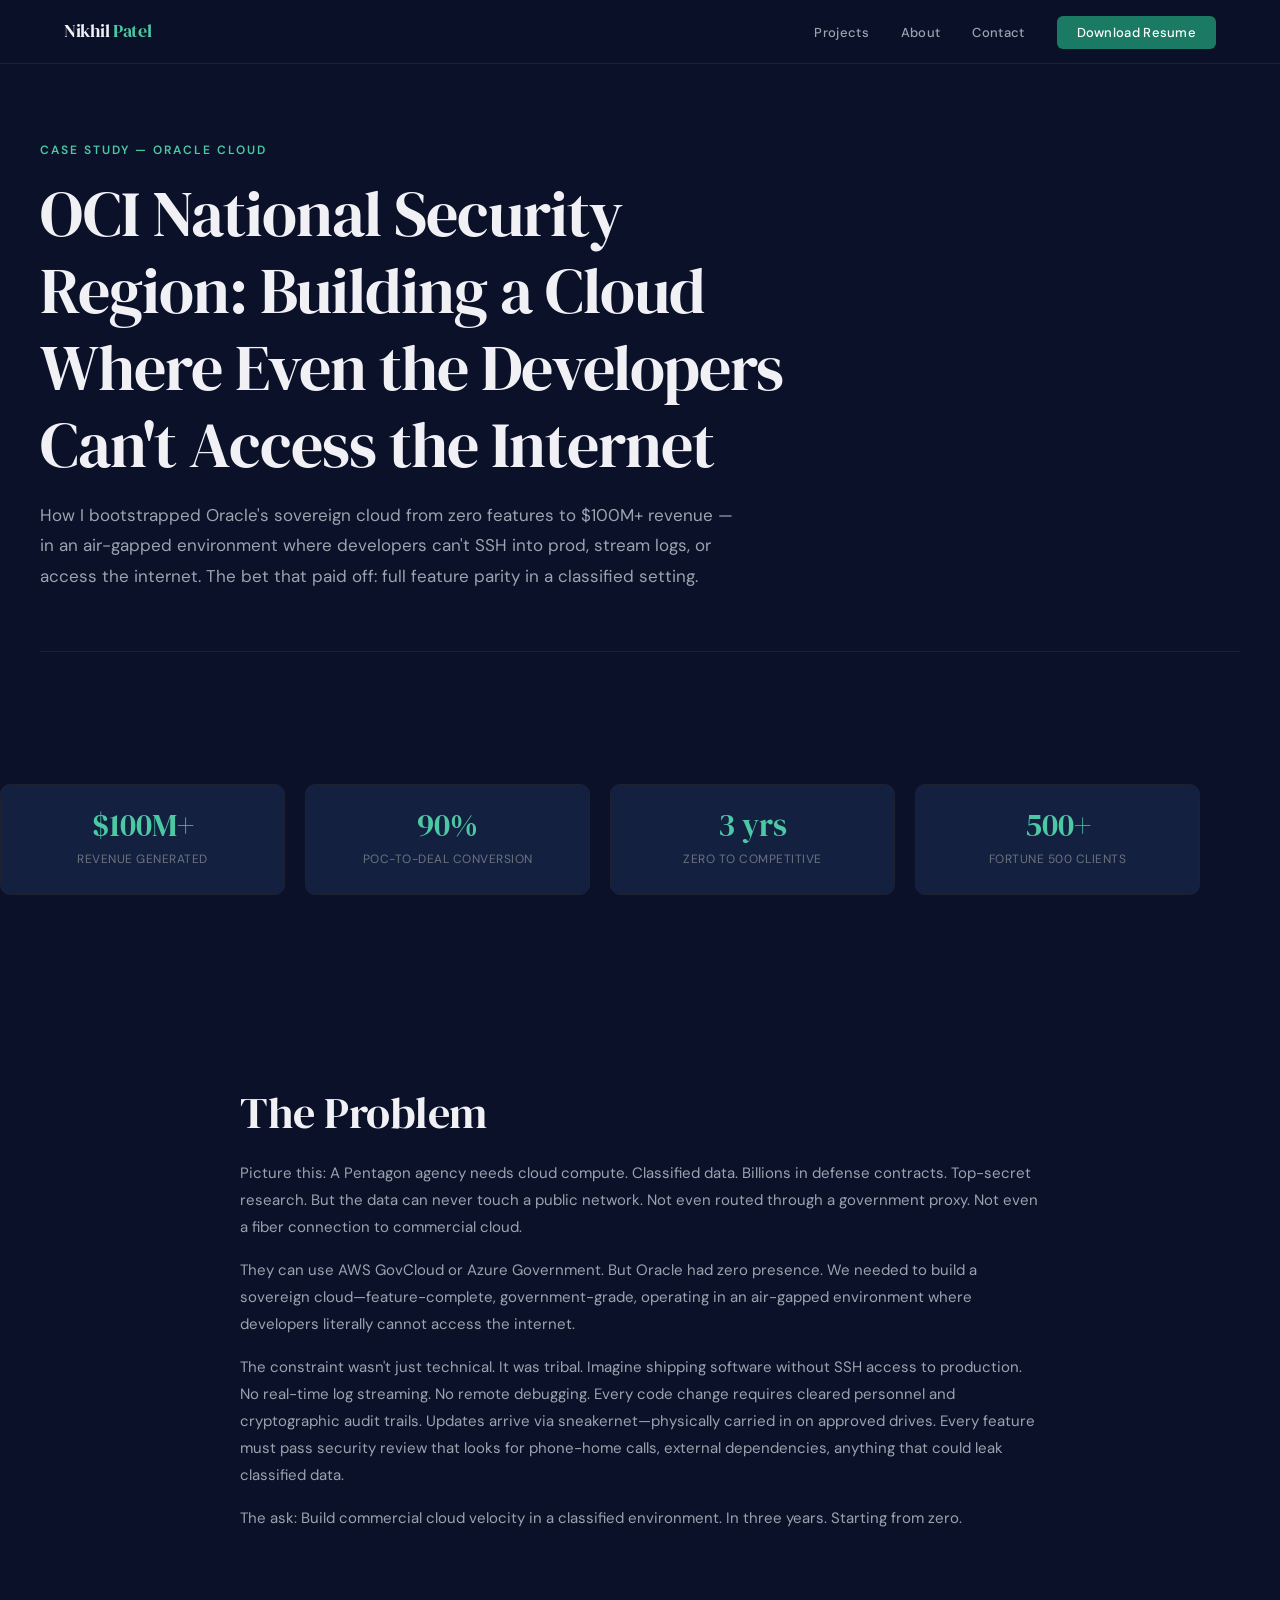
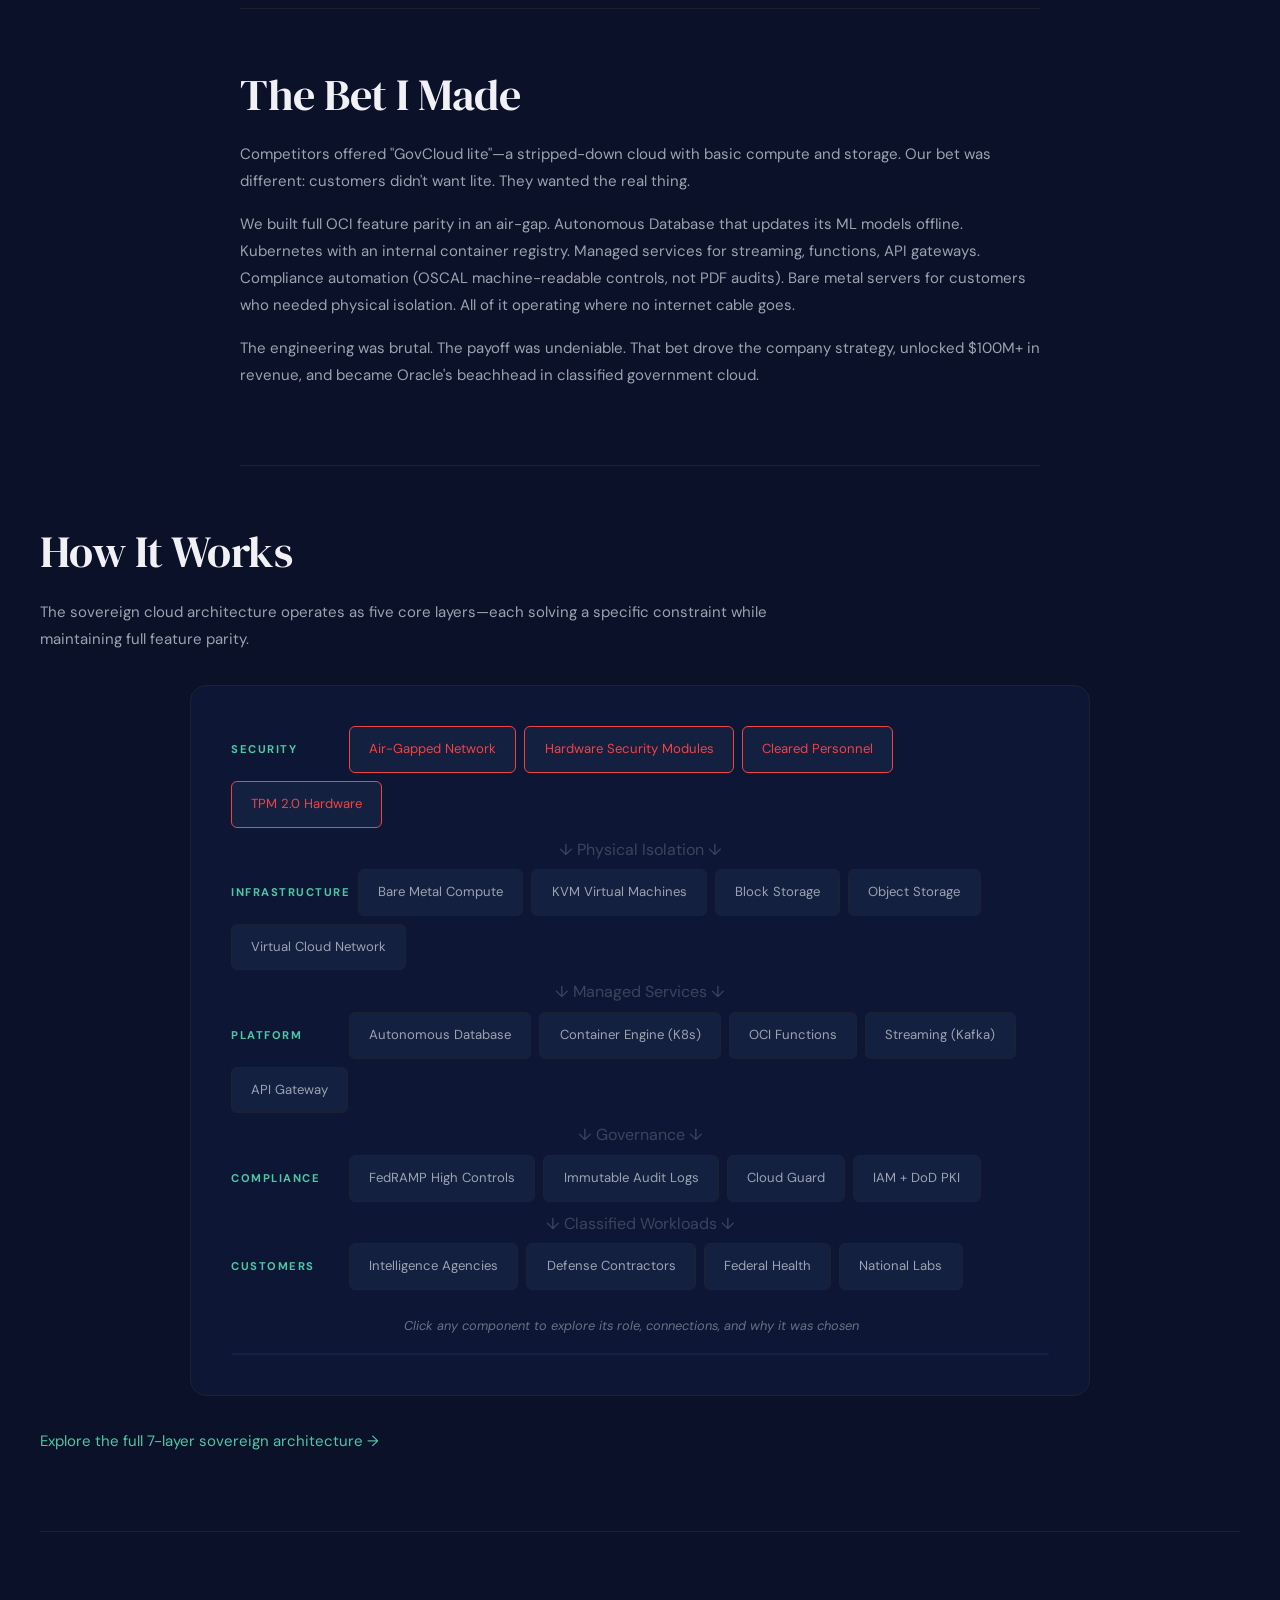
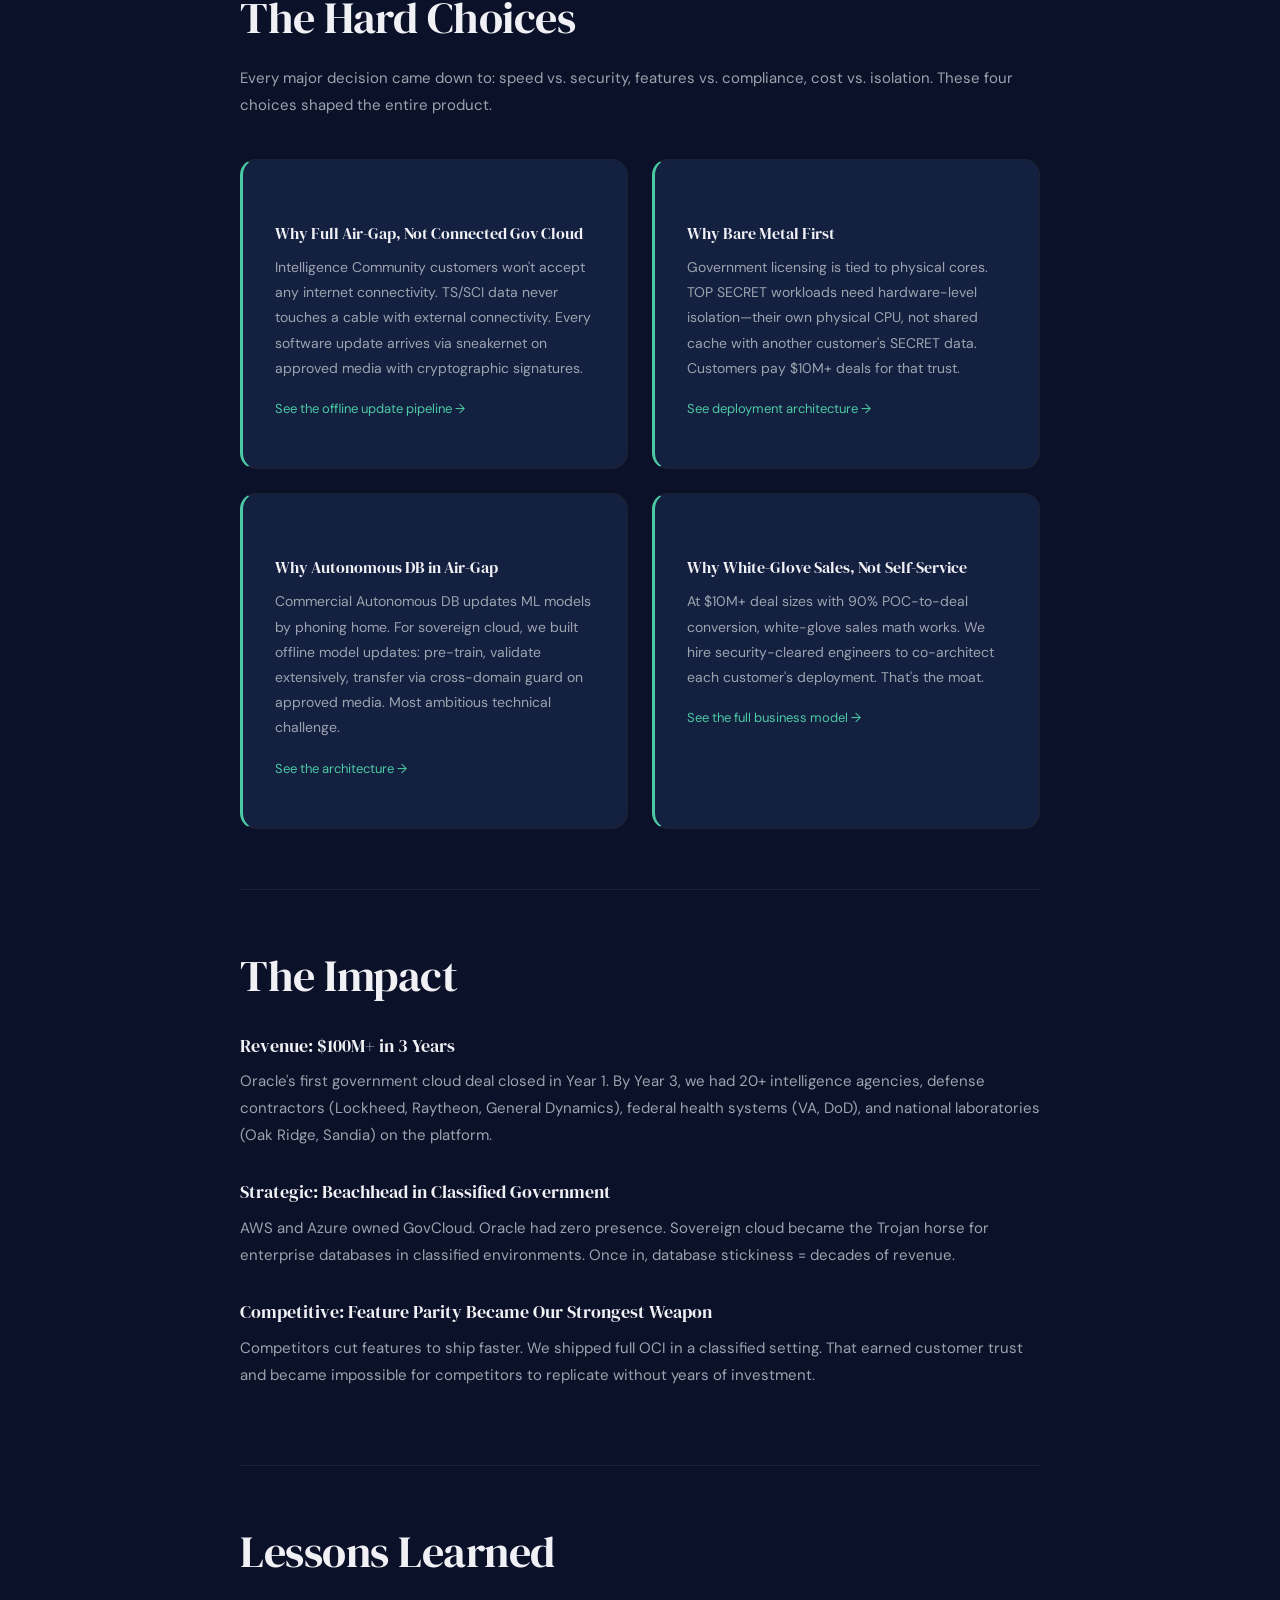
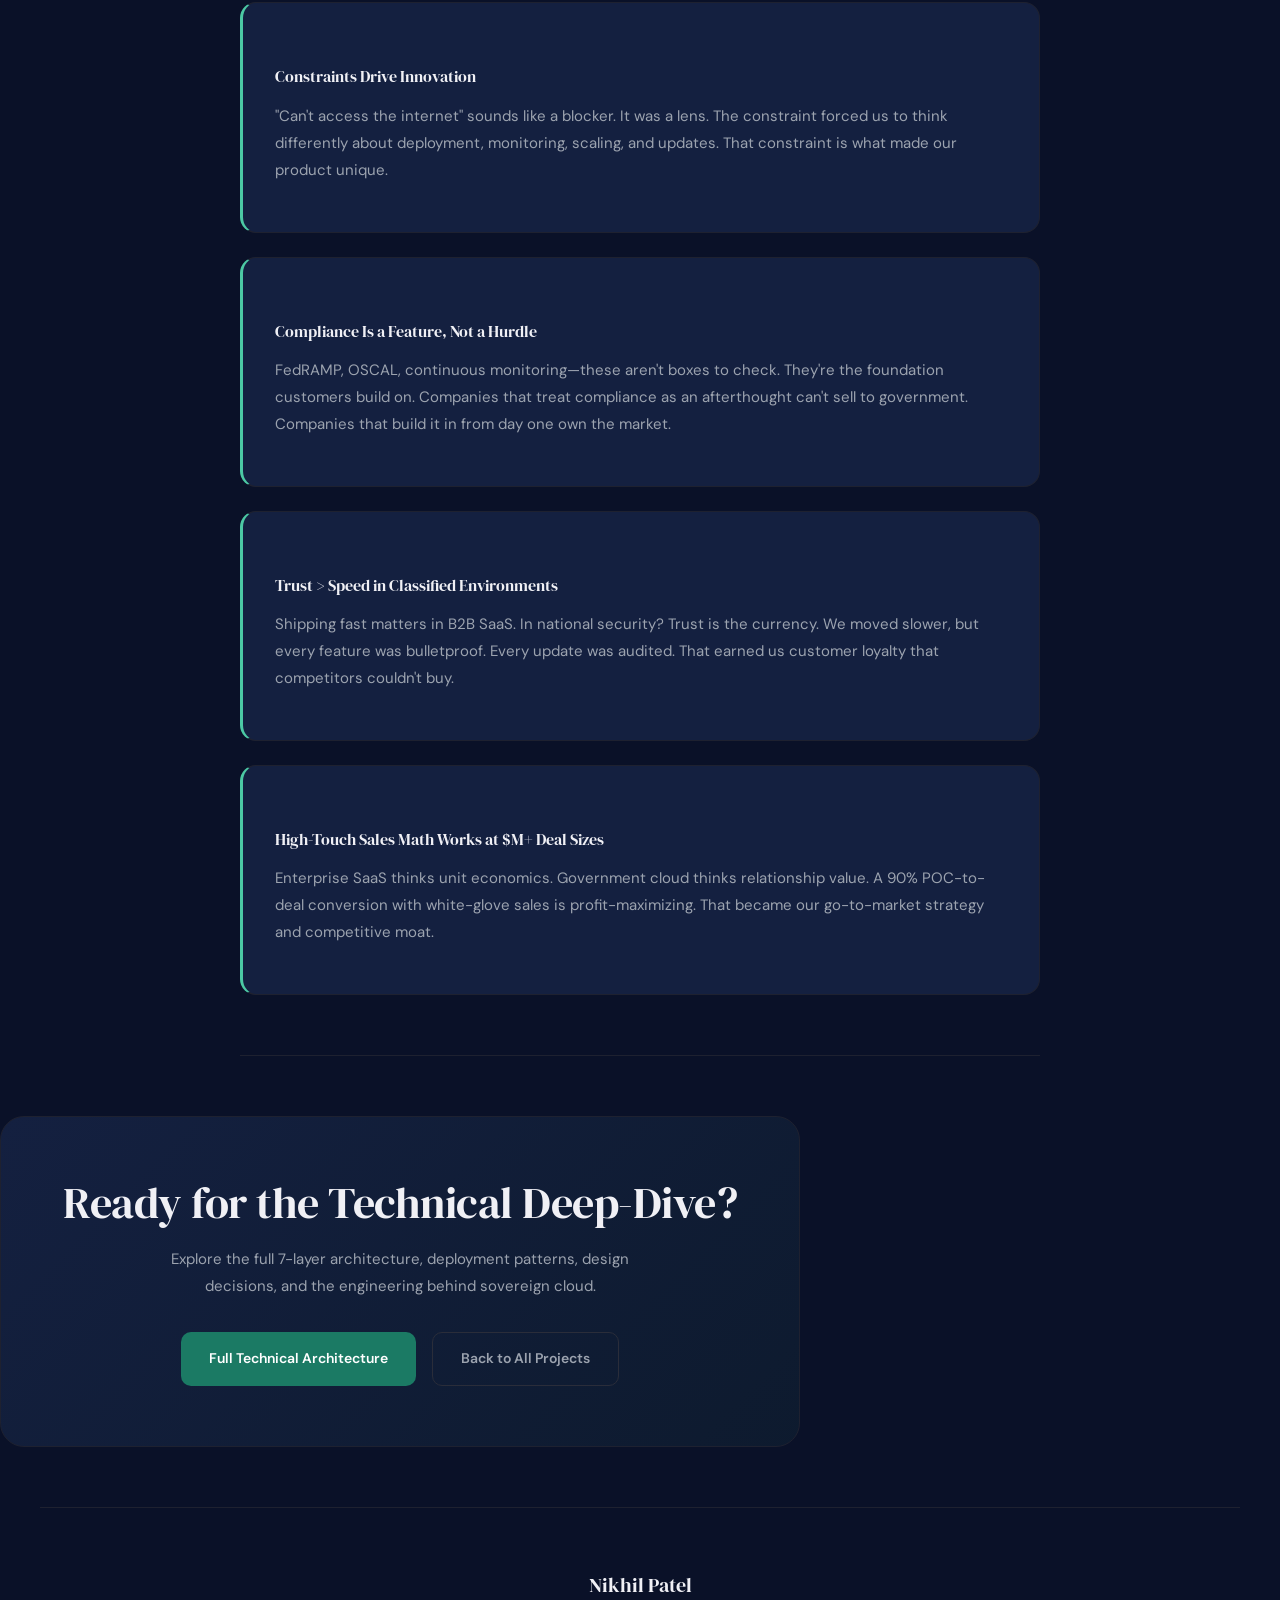
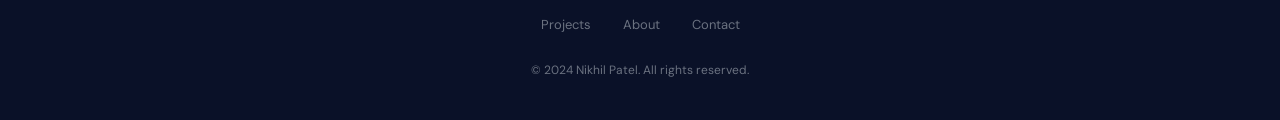
<file: project-oci.html>
<!DOCTYPE html>
<html lang="en">
<head>
    <meta charset="UTF-8">
    <meta name="viewport" content="width=device-width, initial-scale=1.0">
    <title>OCI National Security Region — Nikhil Patel</title>
    <link rel="stylesheet" href="styles.css">
    <link rel="preconnect" href="https://fonts.googleapis.com">
    <link rel="preconnect" href="https://fonts.gstatic.com" crossorigin>
    <link href="https://fonts.googleapis.com/css2?family=DM+Sans:wght@400;500;600&family=DM+Serif+Display:wght@400&display=swap" rel="stylesheet">
    <style>
        .interactive-arch { max-width: 900px; margin: 2rem auto; padding: 2.5rem; background: var(--bg-secondary); border-radius: 16px; border: 1px solid var(--border); }
        .arch-row { display: flex; align-items: center; gap: 0.5rem; margin-bottom: 0.5rem; flex-wrap: wrap; }
        .arch-row-label { font-size: 0.7rem; font-weight: 700; color: var(--accent); text-transform: uppercase; letter-spacing: 1.5px; min-width: 110px; flex-shrink: 0; }
        .arch-node { padding: 0.7rem 1.2rem; background: var(--bg-card); border: 1px solid var(--border); border-radius: 6px; font-size: 0.82rem; color: var(--text-secondary); cursor: pointer; transition: all 0.25s ease; user-select: none; }
        .arch-node:hover { border-color: var(--accent); color: var(--text-primary); transform: translateY(-2px); box-shadow: 0 4px 15px rgba(76,201,164,0.15); }
        .arch-node.active { border-color: var(--accent); color: var(--accent); background: rgba(76,201,164,0.08); box-shadow: 0 0 20px rgba(76,201,164,0.2); }
        .arch-node.highlight-red { border-color: #ef4444; color: #ef4444; }
        .arch-node.highlight-red:hover { box-shadow: 0 4px 15px rgba(239,68,68,0.15); }
        .arch-flow { text-align: center; color: var(--text-muted); font-size: 1rem; margin: 0.4rem 0; opacity: 0.5; }
        .arch-hint { text-align: center; font-size: 0.8rem; color: var(--text-muted); margin-top: 1.5rem; font-style: italic; }
        .detail-panel { max-height: 0; overflow: hidden; transition: max-height 0.4s ease, padding 0.4s ease, margin 0.4s ease; background: var(--bg-card); border: 1px solid transparent; border-radius: 8px; margin-top: 0; }
        .detail-panel.open { max-height: 800px; padding: 2rem; margin-top: 1.5rem; border-color: var(--accent); }
        .detail-header { display: flex; justify-content: space-between; align-items: center; margin-bottom: 1.5rem; }
        .detail-title { font-family: 'DM Serif Display', serif; font-size: 1.4rem; color: var(--accent); }
        .detail-close { width: 32px; height: 32px; border-radius: 50%; border: 1px solid var(--border); background: var(--bg-secondary); color: var(--text-secondary); font-size: 1.2rem; cursor: pointer; display: flex; align-items: center; justify-content: center; transition: all 0.2s; }
        .detail-close:hover { border-color: var(--accent); color: var(--accent); }
        .detail-grid { display: grid; grid-template-columns: 1fr 1fr; gap: 1.5rem; }
        .detail-item { padding: 1rem; background: var(--bg-secondary); border-radius: 6px; border: 1px solid var(--border); }
        .detail-item-label { font-size: 0.7rem; font-weight: 700; color: var(--accent); text-transform: uppercase; letter-spacing: 1px; margin-bottom: 0.5rem; }
        .detail-item p { font-size: 0.9rem; color: var(--text-secondary); line-height: 1.7; margin: 0; }
        @media (max-width: 768px) { .detail-grid { grid-template-columns: 1fr; } .arch-row { flex-direction: column; align-items: flex-start; } }
    </style>
</head>
<body>

<!-- ============================================
     NAVIGATION
     ============================================ -->
<nav class="nav">
    <a href="index.html" class="nav-name">Nikhil <span>Patel</span></a>
    <button class="nav-hamburger" id="hamburgerBtn">
        <span></span>
        <span></span>
        <span></span>
    </button>
    <ul class="nav-links" id="navLinks">
        <li><a href="index.html#projects">Projects</a></li>
        <li><a href="about.html">About</a></li>
        <li><a href="contact.html">Contact</a></li>
        <li><a href="Nikhil_Resume.pdf" class="nav-cta">Download Resume</a></li>
    </ul>
</nav>

<!-- ============================================
     PAGE HEADER
     ============================================ -->
<header class="page-header container">
    <div class="page-header-eyebrow">CASE STUDY — ORACLE CLOUD</div>
    <h1>OCI National Security Region: Building a Cloud Where Even the Developers Can't Access the Internet</h1>
    <p class="page-header-desc">
        How I bootstrapped Oracle's sovereign cloud from zero features to $100M+ revenue — in an air-gapped environment where developers can't SSH into prod, stream logs, or access the internet. The bet that paid off: full feature parity in a classified setting.
    </p>
</header>

<!-- ============================================
     METRICS GRID
     ============================================ -->
<section class="section container metrics-grid">
    <div class="metric-card">
        <div class="metric-value">$100M+</div>
        <div class="metric-label">Revenue Generated</div>
    </div>
    <div class="metric-card">
        <div class="metric-value">90%</div>
        <div class="metric-label">POC-to-Deal Conversion</div>
    </div>
    <div class="metric-card">
        <div class="metric-value">3 yrs</div>
        <div class="metric-label">Zero to Competitive</div>
    </div>
    <div class="metric-card">
        <div class="metric-value">500+</div>
        <div class="metric-label">Fortune 500 Clients</div>
    </div>
</section>

<!-- ============================================
     THE PROBLEM
     ============================================ -->
<section class="content-section container-narrow">
    <h2>The Problem</h2>
    <p>
        Picture this: A Pentagon agency needs cloud compute. Classified data. Billions in defense contracts. Top-secret research. But the data can never touch a public network. Not even routed through a government proxy. Not even a fiber connection to commercial cloud.
    </p>
    <p>
        They can use AWS GovCloud or Azure Government. But Oracle had zero presence. We needed to build a sovereign cloud—feature-complete, government-grade, operating in an air-gapped environment where developers literally cannot access the internet.
    </p>
    <p>
        The constraint wasn't just technical. It was tribal. Imagine shipping software without SSH access to production. No real-time log streaming. No remote debugging. Every code change requires cleared personnel and cryptographic audit trails. Updates arrive via sneakernet—physically carried in on approved drives. Every feature must pass security review that looks for phone-home calls, external dependencies, anything that could leak classified data.
    </p>
    <p>
        The ask: Build commercial cloud velocity in a classified environment. In three years. Starting from zero.
    </p>
</section>

<!-- ============================================
     THE BET I MADE
     ============================================ -->
<section class="content-section container-narrow">
    <h2>The Bet I Made</h2>
    <p>
        Competitors offered "GovCloud lite"—a stripped-down cloud with basic compute and storage. Our bet was different: customers didn't want lite. They wanted the real thing.
    </p>
    <p>
        We built full OCI feature parity in an air-gap. Autonomous Database that updates its ML models offline. Kubernetes with an internal container registry. Managed services for streaming, functions, API gateways. Compliance automation (OSCAL machine-readable controls, not PDF audits). Bare metal servers for customers who needed physical isolation. All of it operating where no internet cable goes.
    </p>
    <p>
        The engineering was brutal. The payoff was undeniable. That bet drove the company strategy, unlocked $100M+ in revenue, and became Oracle's beachhead in classified government cloud.
    </p>
</section>

<!-- ============================================
     HOW IT WORKS (High-Level Architecture)
     ============================================ -->
<section class="content-section container">
    <h2>How It Works</h2>
    <p style="margin-bottom: 32px;">
        The sovereign cloud architecture operates as five core layers—each solving a specific constraint while maintaining full feature parity.
    </p>

    <div class="interactive-arch" id="archDiagram">
        <div class="arch-row">
            <div class="arch-row-label">Security</div>
            <div class="arch-node highlight-red" data-id="airgap">Air-Gapped Network</div>
            <div class="arch-node highlight-red" data-id="hsm">Hardware Security Modules</div>
            <div class="arch-node highlight-red" data-id="cleared">Cleared Personnel</div>
            <div class="arch-node highlight-red" data-id="tpm">TPM 2.0 Hardware</div>
        </div>
        <div class="arch-flow">↓ Physical Isolation ↓</div>
        <div class="arch-row">
            <div class="arch-row-label">Infrastructure</div>
            <div class="arch-node" data-id="bare-metal">Bare Metal Compute</div>
            <div class="arch-node" data-id="vm-compute">KVM Virtual Machines</div>
            <div class="arch-node" data-id="block-storage">Block Storage</div>
            <div class="arch-node" data-id="object-storage">Object Storage</div>
            <div class="arch-node" data-id="vcn">Virtual Cloud Network</div>
        </div>
        <div class="arch-flow">↓ Managed Services ↓</div>
        <div class="arch-row">
            <div class="arch-row-label">Platform</div>
            <div class="arch-node" data-id="autonomous-db">Autonomous Database</div>
            <div class="arch-node" data-id="oke">Container Engine (K8s)</div>
            <div class="arch-node" data-id="functions">OCI Functions</div>
            <div class="arch-node" data-id="streaming">Streaming (Kafka)</div>
            <div class="arch-node" data-id="api-gw">API Gateway</div>
        </div>
        <div class="arch-flow">↓ Governance ↓</div>
        <div class="arch-row">
            <div class="arch-row-label">Compliance</div>
            <div class="arch-node" data-id="fedramp">FedRAMP High Controls</div>
            <div class="arch-node" data-id="audit">Immutable Audit Logs</div>
            <div class="arch-node" data-id="cloudguard">Cloud Guard</div>
            <div class="arch-node" data-id="iam">IAM + DoD PKI</div>
        </div>
        <div class="arch-flow">↓ Classified Workloads ↓</div>
        <div class="arch-row">
            <div class="arch-row-label">Customers</div>
            <div class="arch-node" data-id="intel">Intelligence Agencies</div>
            <div class="arch-node" data-id="defense">Defense Contractors</div>
            <div class="arch-node" data-id="fed-health">Federal Health</div>
            <div class="arch-node" data-id="nat-labs">National Labs</div>
        </div>
        <p class="arch-hint">Click any component to explore its role, connections, and why it was chosen</p>
        <div class="detail-panel" id="detailPanel">
            <div class="detail-header">
                <div class="detail-title" id="detailTitle"></div>
                <button class="detail-close" id="detailClose">&times;</button>
            </div>
            <div class="detail-grid" id="detailGrid"></div>
        </div>
    </div>

    <p style="margin-top: 32px;">
        <a href="project-oci-deep-dive.html">Explore the full 7-layer sovereign architecture →</a>
    </p>
</section>

<!-- ============================================
     THE HARD CHOICES
     ============================================ -->
<section class="content-section container-narrow">
    <h2>The Hard Choices</h2>
    <p style="margin-bottom: 40px;">
        Every major decision came down to: speed vs. security, features vs. compliance, cost vs. isolation. These four choices shaped the entire product.
    </p>

    <div style="display: grid; grid-template-columns: repeat(auto-fit, minmax(280px, 1fr)); gap: 24px;">
        <div class="card card-accent">
            <h3 style="margin-bottom: 12px; font-size: 16px;">Why Full Air-Gap, Not Connected Gov Cloud</h3>
            <p style="font-size: 14px; color: var(--text-secondary);">
                Intelligence Community customers won't accept any internet connectivity. TS/SCI data never touches a cable with external connectivity. Every software update arrives via sneakernet on approved media with cryptographic signatures.
            </p>
            <p style="font-size: 13px; margin-top: 16px;">
                <a href="project-oci-deep-dive.html">See the offline update pipeline →</a>
            </p>
        </div>

        <div class="card card-accent">
            <h3 style="margin-bottom: 12px; font-size: 16px;">Why Bare Metal First</h3>
            <p style="font-size: 14px; color: var(--text-secondary);">
                Government licensing is tied to physical cores. TOP SECRET workloads need hardware-level isolation—their own physical CPU, not shared cache with another customer's SECRET data. Customers pay $10M+ deals for that trust.
            </p>
            <p style="font-size: 13px; margin-top: 16px;">
                <a href="project-oci-deep-dive.html">See deployment architecture →</a>
            </p>
        </div>

        <div class="card card-accent">
            <h3 style="margin-bottom: 12px; font-size: 16px;">Why Autonomous DB in Air-Gap</h3>
            <p style="font-size: 14px; color: var(--text-secondary);">
                Commercial Autonomous DB updates ML models by phoning home. For sovereign cloud, we built offline model updates: pre-train, validate extensively, transfer via cross-domain guard on approved media. Most ambitious technical challenge.
            </p>
            <p style="font-size: 13px; margin-top: 16px;">
                <a href="project-oci-deep-dive.html">See the architecture →</a>
            </p>
        </div>

        <div class="card card-accent">
            <h3 style="margin-bottom: 12px; font-size: 16px;">Why White-Glove Sales, Not Self-Service</h3>
            <p style="font-size: 14px; color: var(--text-secondary);">
                At $10M+ deal sizes with 90% POC-to-deal conversion, white-glove sales math works. We hire security-cleared engineers to co-architect each customer's deployment. That's the moat.
            </p>
            <p style="font-size: 13px; margin-top: 16px;">
                <a href="project-oci-deep-dive.html">See the full business model →</a>
            </p>
        </div>
    </div>
</section>

<!-- ============================================
     THE IMPACT
     ============================================ -->
<section class="content-section container-narrow">
    <h2>The Impact</h2>

    <div style="margin-top: 32px;">
        <h3 style="font-size: 18px; margin-bottom: 12px;">Revenue: $100M+ in 3 Years</h3>
        <p>
            Oracle's first government cloud deal closed in Year 1. By Year 3, we had 20+ intelligence agencies, defense contractors (Lockheed, Raytheon, General Dynamics), federal health systems (VA, DoD), and national laboratories (Oak Ridge, Sandia) on the platform.
        </p>
    </div>

    <div style="margin-top: 32px;">
        <h3 style="font-size: 18px; margin-bottom: 12px;">Strategic: Beachhead in Classified Government</h3>
        <p>
            AWS and Azure owned GovCloud. Oracle had zero presence. Sovereign cloud became the Trojan horse for enterprise databases in classified environments. Once in, database stickiness = decades of revenue.
        </p>
    </div>

    <div style="margin-top: 32px;">
        <h3 style="font-size: 18px; margin-bottom: 12px;">Competitive: Feature Parity Became Our Strongest Weapon</h3>
        <p>
            Competitors cut features to ship faster. We shipped full OCI in a classified setting. That earned customer trust and became impossible for competitors to replicate without years of investment.
        </p>
    </div>
</section>

<!-- ============================================
     LESSONS LEARNED
     ============================================ -->
<section class="content-section container-narrow">
    <h2>Lessons Learned</h2>

    <div class="card card-accent" style="margin-top: 24px;">
        <h3 style="font-size: 16px; margin-bottom: 16px;">Constraints Drive Innovation</h3>
        <p>
            "Can't access the internet" sounds like a blocker. It was a lens. The constraint forced us to think differently about deployment, monitoring, scaling, and updates. That constraint is what made our product unique.
        </p>
    </div>

    <div class="card card-accent" style="margin-top: 24px;">
        <h3 style="font-size: 16px; margin-bottom: 16px;">Compliance Is a Feature, Not a Hurdle</h3>
        <p>
            FedRAMP, OSCAL, continuous monitoring—these aren't boxes to check. They're the foundation customers build on. Companies that treat compliance as an afterthought can't sell to government. Companies that build it in from day one own the market.
        </p>
    </div>

    <div class="card card-accent" style="margin-top: 24px;">
        <h3 style="font-size: 16px; margin-bottom: 16px;">Trust > Speed in Classified Environments</h3>
        <p>
            Shipping fast matters in B2B SaaS. In national security? Trust is the currency. We moved slower, but every feature was bulletproof. Every update was audited. That earned us customer loyalty that competitors couldn't buy.
        </p>
    </div>

    <div class="card card-accent" style="margin-top: 24px;">
        <h3 style="font-size: 16px; margin-bottom: 16px;">High-Touch Sales Math Works at $M+ Deal Sizes</h3>
        <p>
            Enterprise SaaS thinks unit economics. Government cloud thinks relationship value. A 90% POC-to-deal conversion with white-glove sales is profit-maximizing. That became our go-to-market strategy and competitive moat.
        </p>
    </div>
</section>

<!-- ============================================
     CTA SECTION
     ============================================ -->
<section class="cta-banner container-narrow">
    <h2>Ready for the Technical Deep-Dive?</h2>
    <p>
        Explore the full 7-layer architecture, deployment patterns, design decisions, and the engineering behind sovereign cloud.
    </p>
    <div style="display: flex; gap: 16px; justify-content: center; flex-wrap: wrap;">
        <a href="project-oci-deep-dive.html" class="btn btn-primary">Full Technical Architecture</a>
        <a href="index.html#projects" class="btn btn-secondary">Back to All Projects</a>
    </div>
</section>

<!-- ============================================
     FOOTER
     ============================================ -->
<footer class="footer container">
    <div class="footer-name">Nikhil Patel</div>
    <div class="footer-links">
        <a href="index.html#projects">Projects</a>
        <a href="about.html">About</a>
        <a href="contact.html">Contact</a>
    </div>
    <div class="footer-copy">© 2024 Nikhil Patel. All rights reserved.</div>
</footer>

<!-- Navigation Toggle Script -->
<script>
    const hamburgerBtn = document.getElementById('hamburgerBtn');
    const navLinks = document.getElementById('navLinks');

    hamburgerBtn.addEventListener('click', () => {
        navLinks.classList.toggle('active');
    });

    // Close menu when a link is clicked
    navLinks.querySelectorAll('a').forEach(link => {
        link.addEventListener('click', () => {
            navLinks.classList.remove('active');
        });
    });
</script>

<!-- Interactive Architecture Diagram Script -->
<script>
    const archComponentData = {
        airgap: {
            title: "Air-Gapped Network",
            whatItIs: "A physically isolated network with zero internet connectivity, implementing SCIF (Sensitive Compartmented Information Facility) grade isolation. No external cables, no wireless, no peering with commercial internet infrastructure.",
            howItOperates: "All software updates and patches arrive via sneakernet—physically carried on approved USB drives with cryptographic signatures. Every network packet stays within the air-gap; no routing to public networks. Facility is Faraday-shielded to prevent RF emission.",
            connections: "Foundation layer—all other infrastructure (compute, storage, services) operates exclusively within the air-gap. All compliance controls and audit trails depend on this isolation.",
            whyChosen: "Intelligence Community (TS/SCI) customers will not accept any internet connectivity pathway. Air-gap is non-negotiable for classified government contracts. This constraint became our competitive advantage—customers trust that data cannot leak via misconfigured NAT or rogue cloud egress.",
        },
        hsm: {
            title: "Hardware Security Modules (HSM)",
            whatItIs: "Thales Luna HSM (FIPS 140-2 Level 3 certified), managing encryption keys for all data at rest, TLS termination, and customer-managed keys. Customers can load their own key material and never allow Oracle to touch their keys.",
            howItOperates: "HSM is network-attached via secure iSCSI tunnel within the air-gap. Encryption keys never leave the HSM in plaintext. Multi-party control enforces that no single person can export a key—requires 2+ cleared personnel with hardware tokens.",
            connections: "All block storage, object storage, database encryption, and TLS keys flow through HSM. Every data encryption operation requires HSM validation.",
            whyChosen: "Defense contractors (ITAR) and intelligence agencies require key management that they control, not the cloud provider. HSM is the only way to deliver that trust. Customers see Thales HSM as a gold standard—they can audit it, trust it.",
        },
        cleared: {
            title: "Cleared Personnel Only",
            whatItIs: "Every developer, operator, and engineer with access to the sovereign cloud must hold at minimum Secret (TS/SCI preferred) security clearance from DoD. Background investigations, polygraphs, and continuous reinvestigation are required.",
            howItOperates: "Code review requires cleared personnel. Every commit message is logged. Production access is limited to cleared staff. No contractors without clearance. On-site work only—no remote access to production infrastructure.",
            connections: "Foundational control across all operations: patch management, incident response, configuration changes, and customer support. Every critical operation is gated by cleared personnel.",
            whyChosen: "Classified data handling requires trust at the personnel level. Customers need assurance that every person with access has passed background investigation and is subject to counterintelligence protocols. This is non-delegable.",
        },
        tpm: {
            title: "TPM 2.0 Hardware",
            whatItIs: "Trusted Platform Module 2.0 on every physical server (Oracle X9-2), providing measured boot, secure storage of cryptographic keys, and attestation capabilities. Prevents rootkits and firmware tampering at the hardware level.",
            howItOperates: "TPM validates firmware and bootloader integrity before kernel load (measured boot). Any unauthorized change to BIOS or firmware is detected. TPM stores sealing keys that unlock only if firmware is in expected state. Attestation reports can be verified by customer auditors.",
            connections: "Protects the foundation of the infrastructure stack. If TPM attestation fails, the server cannot boot. Works in tandem with cleared personnel to detect physical tampering.",
            whyChosen: "TOP SECRET workloads require hardware-level supply chain assurance. TPM 2.0 is mandated by DoD IL5 and is a requirement for National Security information systems. Customers demand remote attestation to verify firmware hasn't been backdoored.",
        },
        "bare-metal": {
            title: "Bare Metal Compute (Oracle X9-2)",
            whatItIs: "Full physical server (no hypervisor), customer-dedicated, with their own physical CPU cores, memory, and I/O. Pricing is per core; customer licensing (e.g., Oracle Database) is tied to physical cores, not virtual cores.",
            howItOperates: "Customer receives full machine ownership—no shared cache, no shared memory hierarchy. They control the entire OS, kernel tuning, and hardware configuration. TPM and measured boot run natively on the server.",
            connections: "Feeds customer workloads directly (Autonomous Database, high-performance compute jobs). Premium offering for TOP SECRET isolation—customers pay 2-3x for bare metal vs. shared VMs.",
            whyChosen: "Government licensing and TOP SECRET isolation both require physical separation. Customers won't accept shared hardware—even shared CPU cache can be attacked via speculative execution (e.g., Spectre). Bare metal is the trust model.",
        },
        "vm-compute": {
            title: "KVM Virtual Machines",
            whatItIs: "Hypervisor-managed VMs on Oracle Linux with kernel hardening (SELinux, AppArmor). Shared servers (multi-tenant) with strong compartment isolation—different customers' VMs never share physical cores.",
            howItOperates: "KVM isolates each VM's address space and device I/O. Compartment-based isolation ensures customers cannot cross-access storage or network traffic. DISA STIG hardening applied to the kernel and hypervisor.",
            connections: "Lower-cost alternative to bare metal. Suitable for non-TOP-SECRET workloads (e.g., web APIs, microservices). Integrates with Autonomous Database, Functions, and Container Engine.",
            whyChosen: "Cost-efficiency for SECRET and below workloads. Customers get cloud elasticity without the bare-metal premium. KVM is open-source, auditable, and well-understood in government security reviews.",
        },
        "block-storage": {
            title: "Block Storage (iSCSI)",
            whatItIs: "Network-attached storage volumes (SAN) delivered via iSCSI protocol within the air-gap. Encrypted at rest with AES-256, decryption keys held by HSM. Replicated across fault domains for availability.",
            howItOperates: "Block storage volumes are provisioned to compute instances (bare metal or VM). Data is encrypted before leaving the compute node. Replication ensures 99.9% uptime without leaving the classified facility.",
            connections: "Stores persistent data for Autonomous Database, customer applications, and audit logs. HSM provides encryption keys. Networking via VCN.",
            whyChosen: "Customers need fast, reliable storage that they trust won't be sniffed (even by Oracle insiders). Encryption is mandatory. Replication prevents data loss from hardware failure—critical for classified data.",
        },
        "object-storage": {
            title: "Object Storage (S3-Compatible)",
            whatItIs: "S3-compatible API with WORM (Write-Once-Read-Many) enforcement for compliance and audit data. Immutable buckets ensure compliance logs cannot be altered retroactively. AES-256 encryption with customer-controlled key material.",
            howItOperates: "Customers upload objects via S3 API. WORM enforcement means once written, objects cannot be deleted or modified for their retention period (e.g., 7 years for audit logs). Compliance buckets are automatically locked.",
            connections: "Primary store for immutable audit logs, backup data, and compliance artifacts. Feeds into compliance workflows and customer archival needs.",
            whyChosen: "FedRAMP and OSCAL require immutable audit logs. WORM enforcement prevents insider threats (an admin cannot delete evidence of their own access). S3 compatibility allows customers to use familiar tooling.",
        },
        vcn: {
            title: "Virtual Cloud Network (VCN)",
            whatItIs: "Software-defined network using VXLAN overlay. Replaces traditional physical firewalls with security lists (stateful firewall rules per subnet) and network security groups (per instance). No internet gateway—all traffic stays internal.",
            howItOperates: "VCN carves the air-gap into logical subnets. Security lists enforce allow/deny rules. No egress rules default to deny—zero-trust network model. NSGs provide fine-grained per-instance controls.",
            connections: "Routes all network traffic: compute-to-storage, application-to-database, customer-to-customer (compartmentalized). No internet gateway means no path to external networks.",
            whyChosen: "Air-gap requires absolute control over network egress. VCN ensures applications cannot accidentally call external APIs or exfiltrate data. No misconfigurations can create internet pathways.",
        },
        "autonomous-db": {
            title: "Autonomous Database (Offline ML)",
            whatItIs: "Oracle Autonomous Database with offline machine learning updates. Commercial Autonomous DB updates ML models by phoning home; sovereign version pre-trains models, validates extensively, then transfers via cross-domain guard on approved media.",
            howItOperates: "ML models are trained outside the air-gap using production workload samples. Models are cryptographically signed, tested in staging, then physically transferred to production. In-air-gap deployment validates model signature and integrates into query optimizer.",
            connections: "Database engine for customer applications, data warehousing, and analytics. Ingests training data from staging environment. Updates require cleared personnel validation.",
            whyChosen: "Most technically ambitious feature. Autonomous DB is Oracle's flagship product. Building offline ML updates proves full feature parity in classified setting. Customers see this as proof that they don't sacrifice capability for security.",
        },
        oke: {
            title: "Container Engine (Kubernetes)",
            whatItIs: "Managed Kubernetes (OKE) with internal-only container registry, DISA STIG-hardened images, and no DockerHub access. Every container image is scanned for vulnerabilities before deployment.",
            howItOperates: "Container images are built in staging (outside air-gap), scanned by security scanners, signed, and physically transferred to production registry. Registry validates signatures before allowing pulls. No external image pulls—every image is pre-approved.",
            connections: "Runs microservices, application containers, and customer workloads. Integrates with API Gateway for routing, Functions for event triggers, and Autonomous Database for data.",
            whyChosen: "Kubernetes is the modern compute substrate; government customers expect it. Building a secured, air-gapped Kubernetes proves we're not a legacy cloud. Pre-signed images enforce supply chain security.",
        },
        functions: {
            title: "OCI Functions (Serverless)",
            whatItIs: "Managed serverless compute (Functions on top of Kubernetes). Developers upload function code; platform handles scaling, isolation, and execution. Internal triggers only—functions cannot call external APIs.",
            howItOperates: "Functions are packaged as container images, signed, and stored in the internal registry. Execution environment is isolated per function. Triggers come from Object Storage, Streaming, or API Gateway—all internal to the air-gap.",
            connections: "Integrates with Streaming for event-driven workflows, API Gateway for HTTP triggers, and Autonomous Database for data access. No external webhooks.",
            whyChosen: "Event-driven architecture is essential for modern apps. Functions allow customers to build reactive systems without leaving the air-gap. Serverless scales without requiring bare-metal provisioning.",
        },
        streaming: {
            title: "Streaming (Kafka-Compatible)",
            whatItIs: "Managed Kafka-compatible streaming service for event-driven workloads. Applications publish and consume messages within the classified environment. No external connectors (e.g., Kafka Connect to public cloud).",
            howItOperates: "Topics are partitioned across brokers for high availability. Producers and consumers communicate over internal Kafka protocol. Messages are encrypted in flight via mTLS. Retention policies enforce data lifecycle within the air-gap.",
            connections: "Feeds events to Functions, Autonomous Database pipelines, and customer applications. No egress to external Kafka clusters. All producers/consumers are internal.",
            whyChosen: "Customers expect event-driven, real-time architectures. Managed Streaming removes operational burden of running Kafka. Isolation (no external connectors) ensures data doesn't leak via misconfigured Kafka Connect.",
        },
        "api-gw": {
            title: "API Gateway",
            whatItIs: "Managed gateway for REST APIs. Provides rate limiting, authentication (OAuth 2.0, SAML), WAF (Web Application Firewall), and request/response transformations. Internal-only routing.",
            howItOperates: "Customer APIs are registered with the gateway. Authentication policies are enforced (e.g., require DoD PKI certificates). Rate limiting prevents resource exhaustion. WAF blocks SQL injection, XSS, and other attacks.",
            connections: "Routes external API requests (from customer apps or users) to backend services (Functions, Container Engine, Autonomous Database). No internet routing.",
            whyChosen: "Government applications need strong authentication and attack defense. WAF is a compliance requirement. Rate limiting prevents denial-of-service attacks from consuming classified infrastructure resources.",
        },
        fedramp: {
            title: "FedRAMP High Controls",
            whatItIs: "325+ security controls mapped to FedRAMP High baseline. Continuous monitoring validates that controls are in place. OSCAL (machine-readable control framework) is used instead of PDF audits.",
            howItOperates: "Controls are automated where possible (e.g., Cloud Guard scans for misconfigurations). Evidence is collected continuously from audit logs, system configurations, and runtime observations. OSCAL reports can be generated on-demand for auditors.",
            connections: "FedRAMP assessment covers all infrastructure, services, and operations. Feeds into customer compliance workflows and government audits.",
            whyChosen: "FedRAMP High is the gold standard for government cloud. 325+ controls is comprehensive. OSCAL (vs. PDF) is faster, more accurate, and more audit-friendly. Continuous monitoring proves controls are enforced, not just claimed.",
        },
        audit: {
            title: "Immutable Audit Logs",
            whatItIs: "All activity logged: API calls, access attempts, configuration changes, data access, and user actions. Logs are written to WORM object storage, making them tamper-proof. 365+ day retention, no deletion allowed.",
            howItOperates: "Applications and infrastructure components emit audit events (syslog, structured logs). Events are cryptographically signed and appended to immutable storage. Log integrity is validated via hash chains—any tampering breaks the chain.",
            connections: "Feeds compliance reporting, incident investigation, and customer audits. Cloud Guard consumes logs to detect anomalies.",
            whyChosen: "Classified data handling requires non-repudiation. Auditors and inspectors must trust that logs are complete and unaltered. Immutable storage + signing ensures logs cannot be deleted to cover up insider threats.",
        },
        cloudguard: {
            title: "Cloud Guard",
            whatItIs: "Automated threat detection and remediation engine. Scans infrastructure for misconfigurations (overly permissive security groups, unencrypted data, exposed keys). Issues are auto-remediated when possible or escalated for human review.",
            howItOperates: "Cloud Guard runs continuous scans of infrastructure state. Uses pattern matching and ML to detect anomalies. Generates alerts for security teams. For low-risk issues (e.g., block storage without encryption tag), auto-remediates.",
            connections: "Monitors all infrastructure and services. Integrates with audit logs for anomaly detection. Feeds alerts to security operations center (SOC).",
            whyChosen: "Classified environments have zero tolerance for misconfigurations. Cloud Guard provides 24/7 monitoring without relying on manual security reviews. Customers can trust that no misconfigured storage bucket will accidentally expose data.",
        },
        iam: {
            title: "IAM + DoD PKI",
            whatItIs: "Identity and Access Management with DoD Public Key Infrastructure (PKI) integration. Users authenticate with CAC (Common Access Card) or PIV (Personal Identity Verification) cards. SAML 2.0 federated identity.",
            howItOperates: "Users insert CAC/PIV card, authenticate locally via hardware token. IAM maps DoD identity to role-based access controls (RBAC). Compartment-based isolation ensures Secret users cannot see Top Secret data.",
            connections: "Controls access to all services: Autonomous Database, Container Engine, API Gateway, audit logs. Every action is attributed to a specific DoD identity.",
            whyChosen: "DoD customers expect CAC/PIV authentication—they already carry the cards. Hardware token authentication is more secure than passwords. Compartment isolation maps to government classification levels (Secret, Top Secret, etc.).",
        },
        intel: {
            title: "Intelligence Agencies",
            whatItIs: "Primary customer segment: CIA, NSA, DIA, etc. Hosting classified intelligence data, signals intelligence (SIGINT) pipelines, and counterintelligence analysis workloads. Highest security clearance requirements.",
            howItOperates: "Agencies run dedicated tenants on the sovereign cloud. Autonomous Database stores intelligence corpora. Container Engine runs analysis algorithms. Streaming processes real-time intelligence feeds.",
            connections: "Leverage all infrastructure layers: air-gap for isolation, HSM for key management, cleared personnel for operations, FedRAMP for compliance.",
            whyChosen: "Intelligence Community is the beachhead for classified government cloud. Winning IC contracts validates the entire product. These workloads drive feature development (e.g., offline Autonomous DB ML).",
        },
        defense: {
            title: "Defense Contractors",
            whatItIs: "ITAR-regulated contractors: Lockheed Martin, Raytheon, General Dynamics, Boeing. Hosting classified research, weapons system designs, and supply chain data. Export control compliance is mandatory.",
            howItOperates: "Contractors run classified workloads on bare metal for hardware isolation. Streaming pipelines handle supply chain events. Autonomous Database manages weapons system specifications. All data is encrypted with contractor-controlled keys (HSM).",
            connections: "Leverage bare metal for TOP SECRET, HSM for key control, FedRAMP for compliance audits.",
            whyChosen: "Defense contractors pay the highest per-deal value ($10M+ contracts). Their ITAR requirements drove the design of key management (HSM). Winning major defense contractors (Lockheed, Raytheon) validates market product-market fit.",
        },
        "fed-health": {
            title: "Federal Health Systems",
            whatItIs: "VA (Veterans Affairs), DoD medical systems. Hosting classified health data (e.g., bioweapon exposure studies), military medical records, and genetic research. HIPAA + classified data overlay.",
            howItOperates: "Health systems run Autonomous Database for EHR workloads. Streaming handles real-time clinical data. Container Engine runs analytics pipelines. Data is classified (Secret/Top Secret) and encrypted with agency-controlled keys.",
            connections: "Leverage Autonomous Database for HIPAA compliance, IAM for access control (healthcare role mappings), audit logs for medical records compliance.",
            whyChosen: "Federal health is a growing market within classified government. These workloads validate healthcare feature maturity (compliance frameworks, data privacy, audit trails).",
        },
        "nat-labs": {
            title: "National Labs (Oak Ridge, Sandia, LANL)",
            whatItIs: "National laboratories: Oak Ridge, Sandia, Lawrence Livermore. Hosting scientific research compute, simulation workloads, and weapons stockpile stewardship programs. Extreme performance requirements (HPC).",
            howItOperates: "Labs provision bare-metal clusters for HPC workloads. Autonomous Database processes scientific data. Functions trigger long-running simulations. Results are stored in Object Storage with compliance controls.",
            connections: "Leverage bare metal for performance, Kubernetes for job orchestration, Streaming for scientific data pipelines.",
            whyChosen: "National labs drive government R&D spending. Winning national labs as customers validates HPC performance and scientific workload support. These deals are strategic for Oracle's position in classified government science.",
        },
    };

    let currentActive = null;

    document.querySelectorAll('.arch-node').forEach(node => {
        node.addEventListener('click', () => {
            const nodeId = node.getAttribute('data-id');
            const data = archComponentData[nodeId];

            if (!data) {
                console.warn('No data for node:', nodeId);
                return;
            }

            // If clicking the same node, toggle closed
            if (currentActive === nodeId) {
                node.classList.remove('active');
                document.getElementById('detailPanel').classList.remove('open');
                currentActive = null;
                return;
            }

            // Remove active state from previous node
            if (currentActive) {
                document.querySelector(`[data-id="${currentActive}"]`)?.classList.remove('active');
            }

            // Set new active node
            node.classList.add('active');
            currentActive = nodeId;

            // Populate detail panel
            document.getElementById('detailTitle').textContent = data.title;

            const detailGrid = document.getElementById('detailGrid');
            detailGrid.innerHTML = `
                <div class="detail-item">
                    <div class="detail-item-label">What It Is</div>
                    <p>${data.whatItIs}</p>
                </div>
                <div class="detail-item">
                    <div class="detail-item-label">How It Operates</div>
                    <p>${data.howItOperates}</p>
                </div>
                <div class="detail-item">
                    <div class="detail-item-label">Connections</div>
                    <p>${data.connections}</p>
                </div>
                <div class="detail-item">
                    <div class="detail-item-label">Why Chosen</div>
                    <p>${data.whyChosen}</p>
                </div>
            `;

            // Open panel
            document.getElementById('detailPanel').classList.add('open');
        });
    });

    // Close button handler
    document.getElementById('detailClose').addEventListener('click', () => {
        if (currentActive) {
            document.querySelector(`[data-id="${currentActive}"]`)?.classList.remove('active');
            currentActive = null;
        }
        document.getElementById('detailPanel').classList.remove('open');
    });
</script>

</body>
</html>
</file>
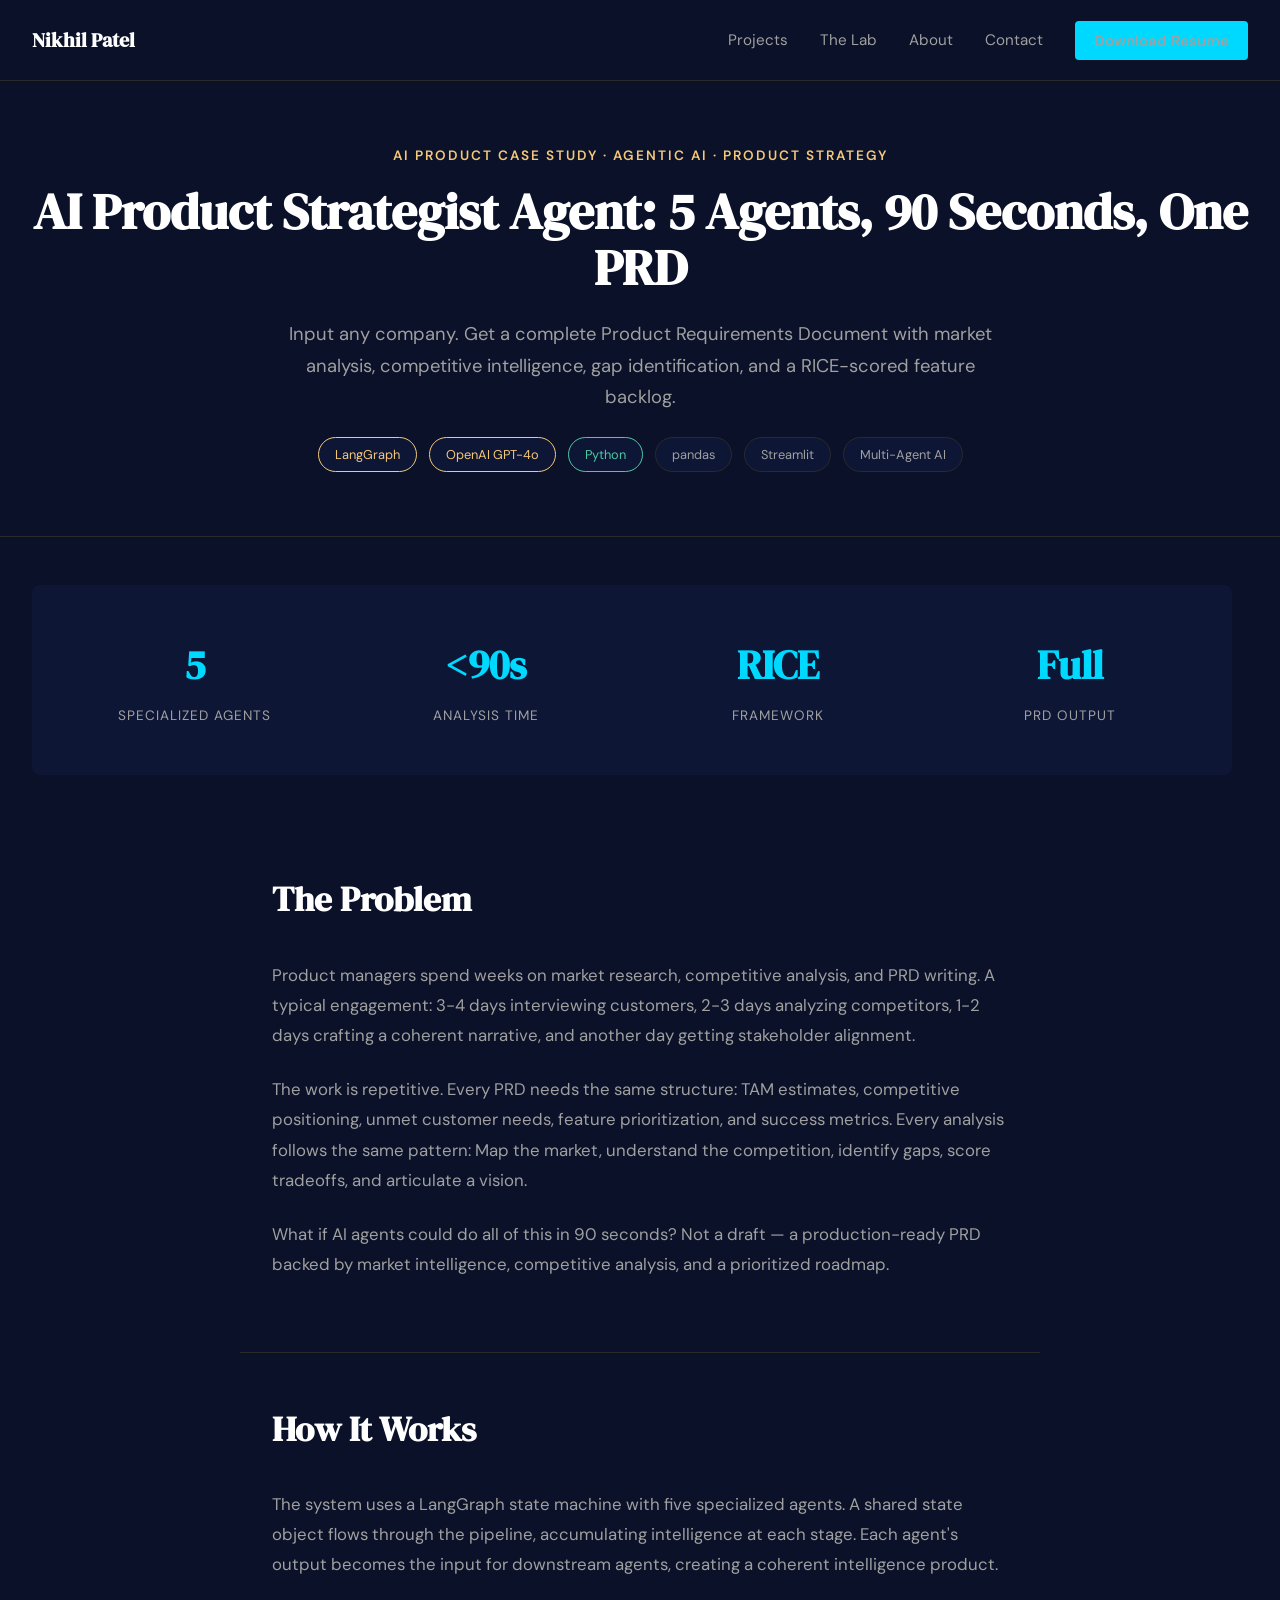
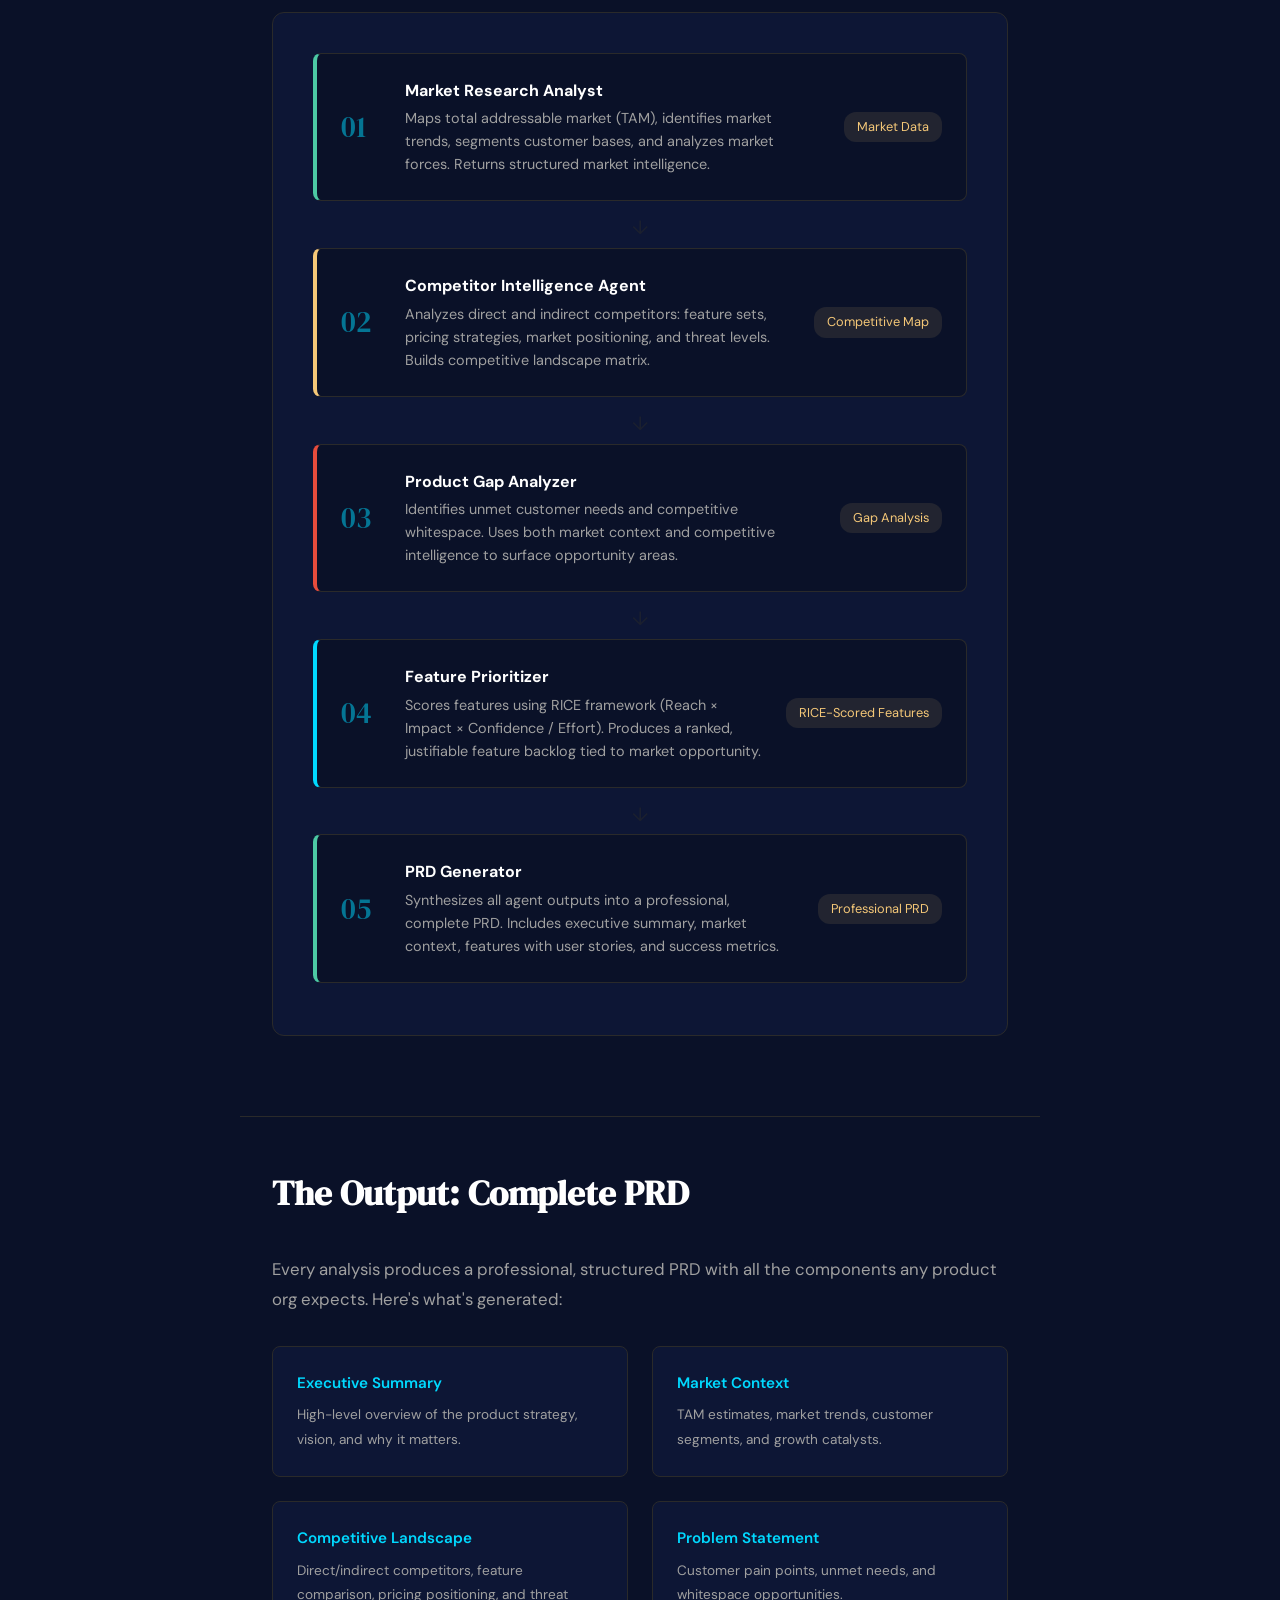
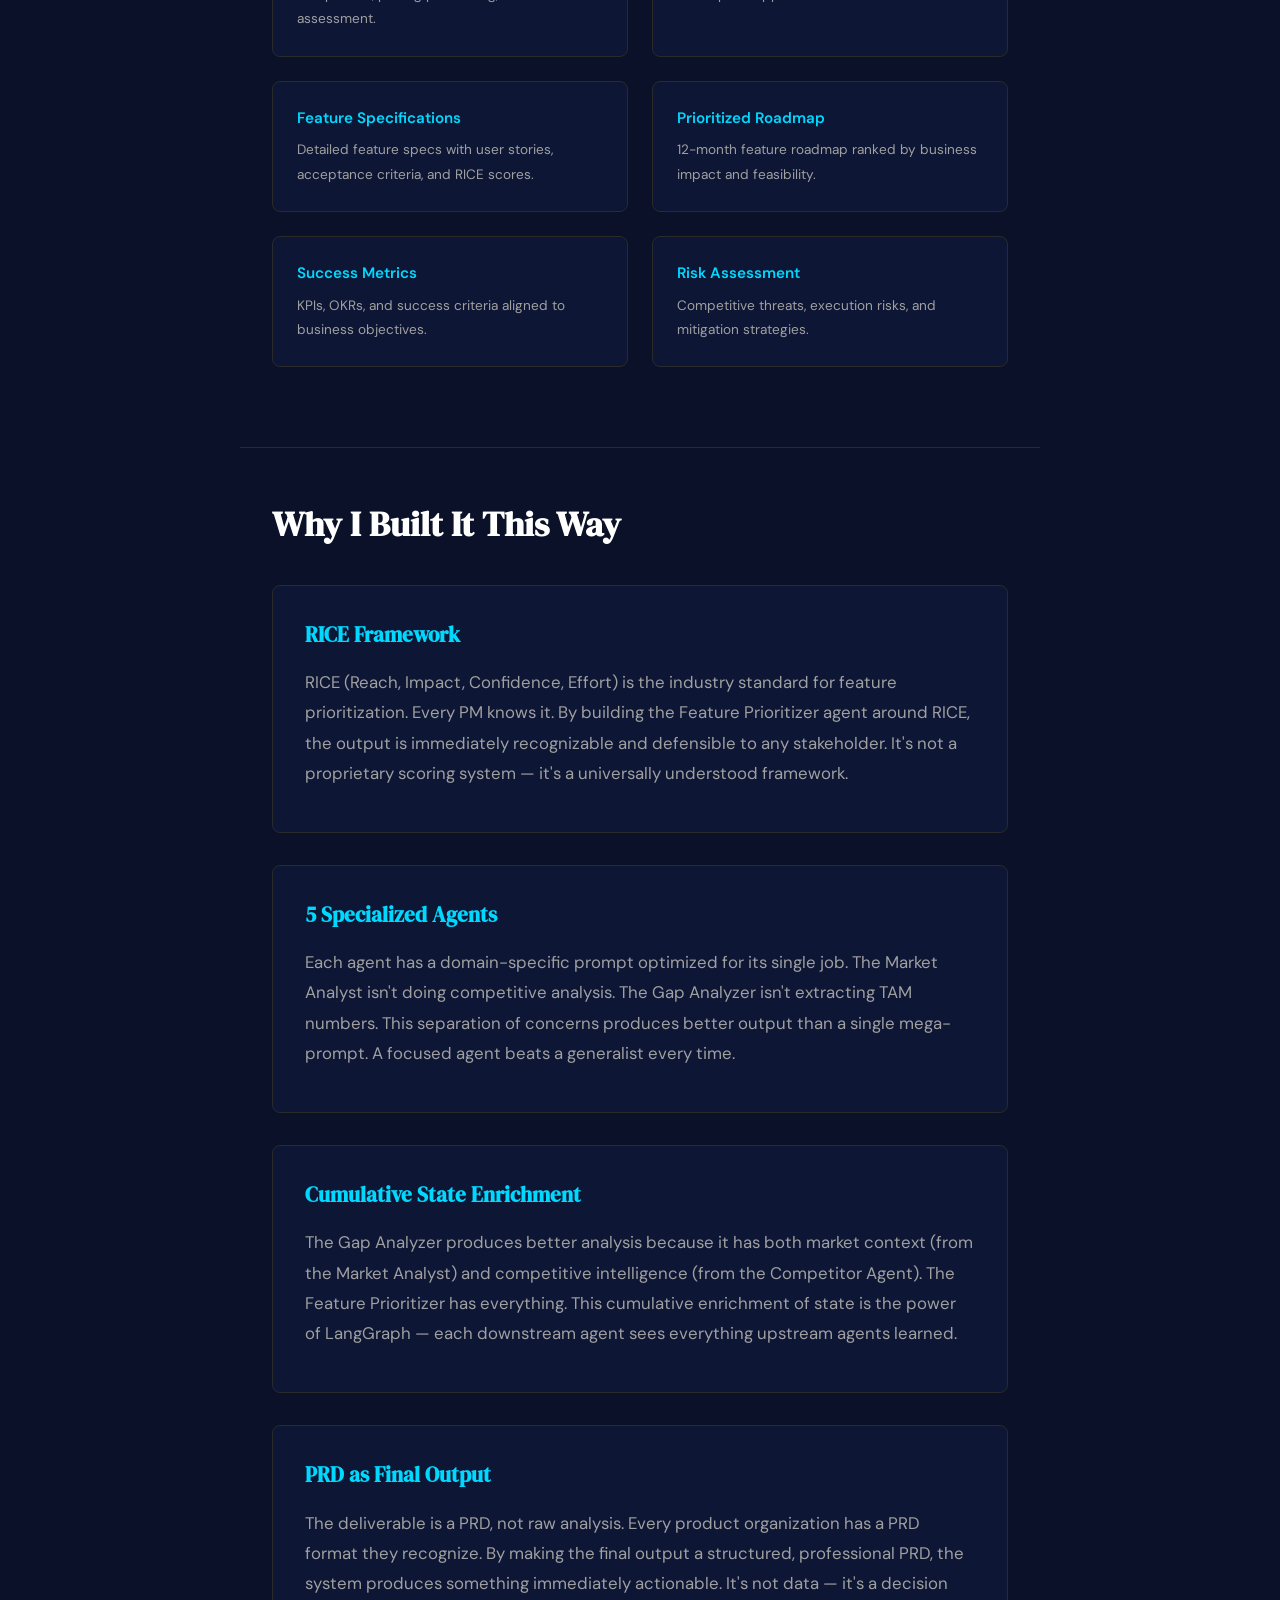
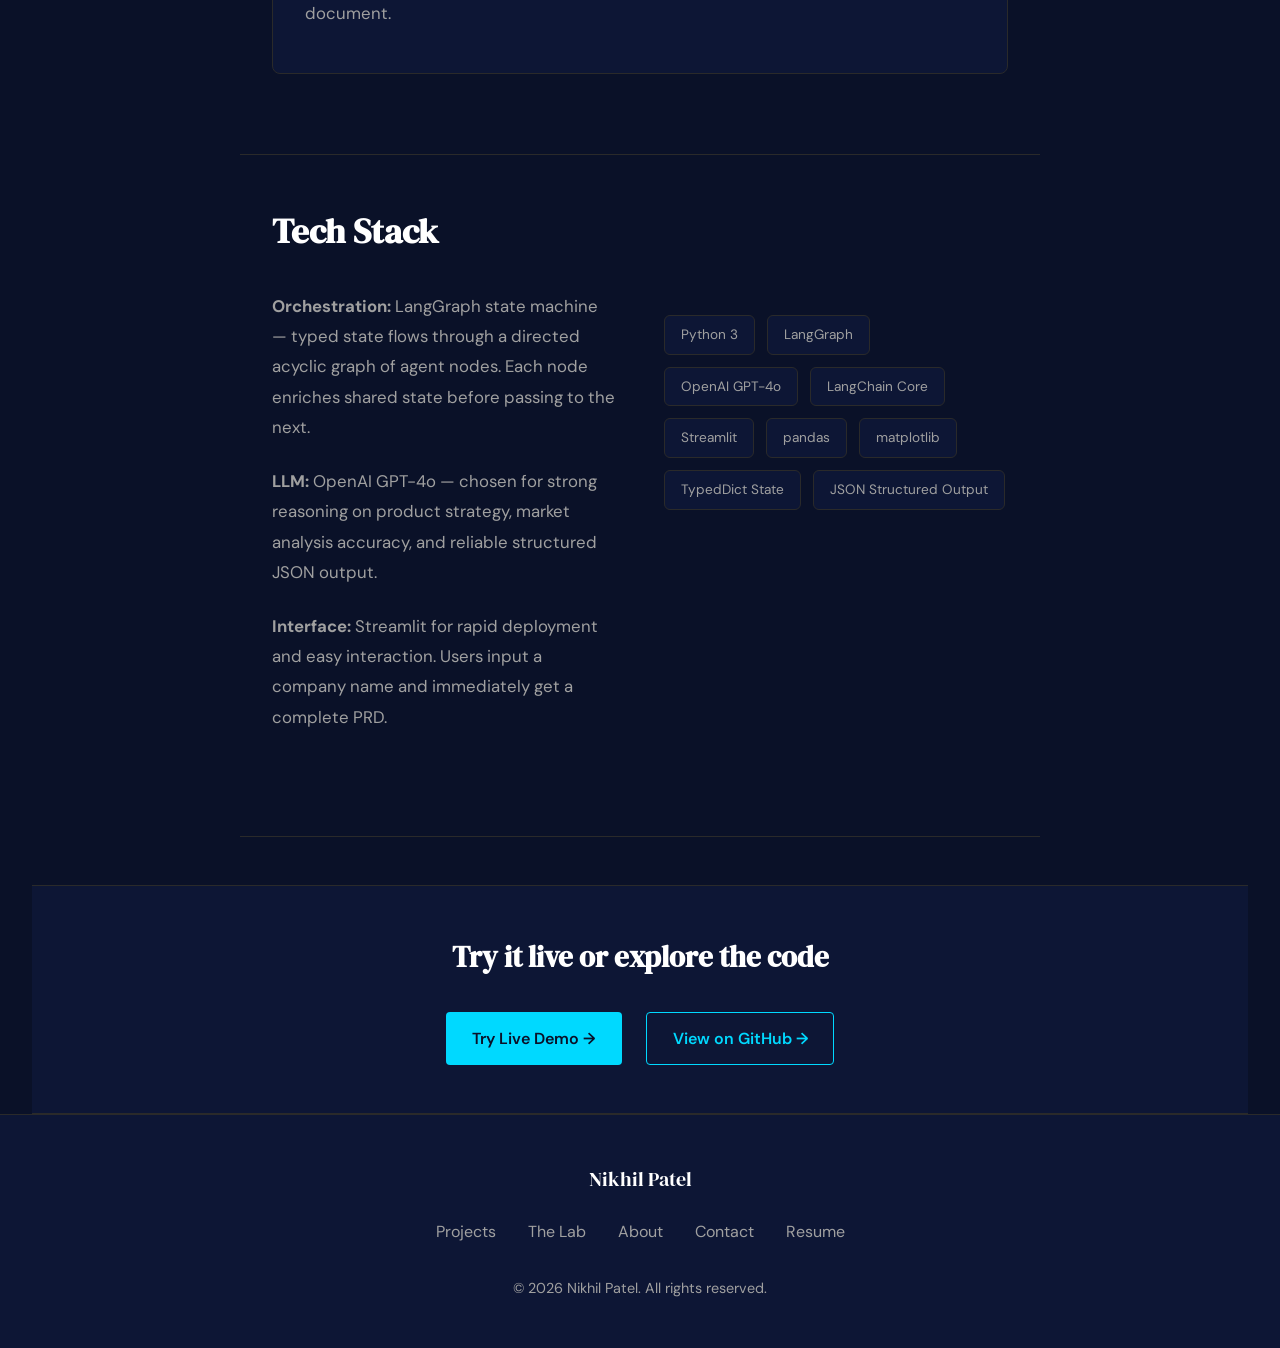
<file: project-product-strategist.html>
<!DOCTYPE html>
<html lang="en">
<head>
    <meta charset="UTF-8">
    <meta name="viewport" content="width=device-width, initial-scale=1.0">
    <title>AI Product Strategist Agent: 5 Agents, 90 Seconds, One PRD</title>
    <link rel="preconnect" href="https://fonts.googleapis.com">
    <link rel="preconnect" href="https://fonts.gstatic.com" crossorigin>
    <link href="https://fonts.googleapis.com/css2?family=DM+Sans:wght@400;500;700&family=DM+Serif+Display:ital@0;1&display=swap" rel="stylesheet">
    <style>
        :root {
            --bg-primary: #0a1128;
            --bg-secondary: #0d1635;
            --text-primary: #ffffff;
            --text-secondary: #a0a0a0;
            --accent: #00d9ff;
            --accent-dark: #0099cc;
            --gold: #F5C878;
            --teal: #4CC9A4;
            --red: #e74c3c;
            --border: #2a2a2a;
        }

        * { margin: 0; padding: 0; box-sizing: border-box; }

        body {
            font-family: 'DM Sans', sans-serif;
            background-color: var(--bg-primary);
            color: var(--text-primary);
            line-height: 1.6;
        }

        nav {
            display: flex;
            justify-content: space-between;
            align-items: center;
            padding: 1.5rem 2rem;
            border-bottom: 1px solid var(--border);
            background-color: var(--bg-primary);
            position: sticky;
            top: 0;
            z-index: 100;
        }

        .nav-brand {
            font-family: 'DM Serif Display', serif;
            font-size: 1.25rem;
            font-weight: 700;
            color: var(--text-primary);
            text-decoration: none;
        }

        .nav-links { display: flex; gap: 2rem; list-style: none; }
        .nav-links a { color: var(--text-secondary); text-decoration: none; transition: color 0.3s; font-size: 0.95rem; }
        .nav-links a:hover { color: var(--accent); }

        .nav-cta {
            background-color: var(--accent);
            color: var(--bg-primary);
            padding: 0.6rem 1.2rem;
            border-radius: 4px;
            text-decoration: none;
            font-weight: 600;
            font-size: 0.9rem;
        }

        .hamburger { display: none; flex-direction: column; cursor: pointer; gap: 0.4rem; }
        .hamburger span { width: 25px; height: 3px; background-color: var(--text-primary); border-radius: 2px; }

        .page-header {
            padding: 4rem 2rem;
            text-align: center;
            border-bottom: 1px solid var(--border);
        }

        .page-header-eyebrow {
            font-size: 0.85rem;
            color: var(--gold);
            letter-spacing: 2px;
            text-transform: uppercase;
            margin-bottom: 1rem;
            font-weight: 600;
        }

        .page-header h1 {
            font-family: 'DM Serif Display', serif;
            font-size: 3.2rem;
            line-height: 1.1;
            margin-bottom: 1.5rem;
        }

        .page-header-desc {
            font-size: 1.15rem;
            color: var(--text-secondary);
            max-width: 720px;
            margin: 0 auto;
            line-height: 1.7;
        }

        .tag-row {
            display: flex;
            justify-content: center;
            gap: 0.75rem;
            margin-top: 1.5rem;
            flex-wrap: wrap;
        }

        .tag {
            font-size: 0.8rem;
            padding: 0.4rem 1rem;
            border-radius: 20px;
            border: 1px solid var(--border);
            color: var(--text-secondary);
            background: var(--bg-secondary);
        }

        .tag.highlight { border-color: var(--teal); color: var(--teal); }
        .tag.gold { border-color: var(--gold); color: var(--gold); }

        .metrics-grid {
            display: grid;
            grid-template-columns: repeat(auto-fit, minmax(200px, 1fr));
            gap: 2rem;
            padding: 3rem 2rem;
            max-width: 1200px;
            background-color: var(--bg-secondary);
            border-radius: 8px;
            margin: 3rem 2rem;
        }

        .metric-card { text-align: center; }

        .metric-value {
            font-family: 'DM Serif Display', serif;
            font-size: 2.5rem;
            font-weight: 700;
            color: var(--accent);
            margin-bottom: 0.5rem;
        }

        .metric-label {
            font-size: 0.85rem;
            color: var(--text-secondary);
            text-transform: uppercase;
            letter-spacing: 1px;
        }

        .content-section {
            max-width: 800px;
            margin: 0 auto;
            padding: 3rem 2rem;
            border-bottom: 1px solid var(--border);
        }

        .content-section h2 {
            font-family: 'DM Serif Display', serif;
            font-size: 2.2rem;
            margin-bottom: 2rem;
        }

        .content-section p {
            margin-bottom: 1.5rem;
            font-size: 1.05rem;
            color: var(--text-secondary);
            line-height: 1.8;
        }

        /* Architecture Diagram */
        .arch-pipeline {
            max-width: 800px;
            margin: 2rem auto;
            padding: 2.5rem;
            background: var(--bg-secondary);
            border-radius: 12px;
            border: 1px solid var(--border);
        }

        .agent-node {
            background: var(--bg-primary);
            border: 1px solid var(--border);
            border-radius: 8px;
            padding: 1.5rem;
            margin-bottom: 0.75rem;
            display: flex;
            align-items: center;
            gap: 1.5rem;
            transition: all 0.3s;
        }

        .agent-node:hover {
            border-color: var(--accent);
            background: rgba(0, 217, 255, 0.03);
            transform: translateX(4px);
        }

        .agent-node.teal-agent {
            border-left: 4px solid var(--teal);
        }

        .agent-node.gold-agent {
            border-left: 4px solid var(--gold);
        }

        .agent-node.red-agent {
            border-left: 4px solid var(--red);
        }

        .agent-node.accent-agent {
            border-left: 4px solid var(--accent);
        }

        .agent-number {
            font-family: 'DM Serif Display', serif;
            font-size: 1.8rem;
            color: var(--accent);
            opacity: 0.5;
            min-width: 40px;
        }

        .agent-info { flex: 1; }

        .agent-name {
            font-weight: 700;
            color: var(--text-primary);
            margin-bottom: 0.25rem;
        }

        .agent-desc {
            font-size: 0.9rem;
            color: var(--text-secondary);
        }

        .agent-output {
            font-size: 0.8rem;
            color: var(--gold);
            background: rgba(245, 200, 120, 0.1);
            padding: 0.3rem 0.8rem;
            border-radius: 12px;
            white-space: nowrap;
        }

        .arch-flow {
            text-align: center;
            color: var(--border);
            font-size: 1.2rem;
            margin: 0.25rem 0;
            opacity: 0.5;
        }

        /* Cards */
        .card {
            background-color: var(--bg-secondary);
            padding: 2rem;
            border-radius: 8px;
            border: 1px solid var(--border);
            margin-bottom: 2rem;
            transition: all 0.3s;
        }

        .card:hover {
            border-color: var(--accent);
            background-color: rgba(0, 217, 255, 0.03);
        }

        .card h3 {
            font-family: 'DM Serif Display', serif;
            font-size: 1.3rem;
            color: var(--accent);
            margin-bottom: 1rem;
        }

        .card p {
            color: var(--text-secondary);
            line-height: 1.8;
            margin-bottom: 0.75rem;
        }

        /* Output Features Grid */
        .output-grid {
            display: grid;
            grid-template-columns: repeat(2, 1fr);
            gap: 1.5rem;
            margin: 2rem 0;
        }

        .output-item {
            padding: 1.5rem;
            background: var(--bg-secondary);
            border: 1px solid var(--border);
            border-radius: 8px;
            transition: all 0.3s;
        }

        .output-item:hover {
            border-color: var(--accent);
            background-color: rgba(0, 217, 255, 0.03);
        }

        .output-item h4 {
            color: var(--accent);
            font-weight: 600;
            margin-bottom: 0.5rem;
            font-size: 0.95rem;
        }

        .output-item p {
            font-size: 0.85rem;
            color: var(--text-secondary);
            margin-bottom: 0;
        }

        /* Two Column */
        .two-col {
            display: grid;
            grid-template-columns: 1fr 1fr;
            gap: 3rem;
            align-items: start;
            margin: 2rem 0;
        }

        .two-col p {
            margin-bottom: 1.5rem;
            color: var(--text-secondary);
            line-height: 1.8;
        }

        /* Tech Stack */
        .tech-stack {
            display: flex;
            flex-wrap: wrap;
            gap: 0.75rem;
            margin: 1.5rem 0;
        }

        .tech-badge {
            padding: 0.5rem 1rem;
            background: var(--bg-secondary);
            border: 1px solid var(--border);
            border-radius: 6px;
            font-size: 0.85rem;
            color: var(--text-secondary);
            transition: all 0.25s;
        }

        .tech-badge:hover { border-color: var(--accent); color: var(--accent); }

        .btn {
            display: inline-block;
            padding: 0.8rem 1.6rem;
            border-radius: 4px;
            text-decoration: none;
            font-weight: 600;
            transition: all 0.3s;
            border: 1px solid transparent;
        }

        .btn-primary { background-color: var(--accent); color: var(--bg-primary); }
        .btn-primary:hover { background-color: var(--accent-dark); }
        .btn-secondary { background-color: transparent; color: var(--accent); border: 1px solid var(--accent); }
        .btn-secondary:hover { background-color: rgba(0, 217, 255, 0.1); }

        .cta-banner {
            background-color: var(--bg-secondary);
            padding: 3rem 2rem;
            text-align: center;
            margin: 3rem 2rem 0;
            border-top: 1px solid var(--border);
            border-bottom: 1px solid var(--border);
        }

        .cta-banner h3 {
            font-family: 'DM Serif Display', serif;
            font-size: 1.8rem;
            margin-bottom: 2rem;
        }

        .cta-banner .buttons { display: flex; gap: 1.5rem; justify-content: center; flex-wrap: wrap; }

        footer {
            background-color: var(--bg-secondary);
            padding: 3rem 2rem;
            border-top: 1px solid var(--border);
            text-align: center;
        }

        .footer-name { font-family: 'DM Serif Display', serif; font-size: 1.25rem; margin-bottom: 1.5rem; }
        .footer-links { display: flex; justify-content: center; gap: 2rem; list-style: none; margin-bottom: 2rem; flex-wrap: wrap; }
        .footer-links a { color: var(--text-secondary); text-decoration: none; transition: color 0.3s; }
        .footer-links a:hover { color: var(--accent); }
        .footer-copy { color: var(--text-secondary); font-size: 0.9rem; }

        @media (max-width: 768px) {
            .page-header h1 { font-size: 2rem; }
            .metrics-grid { grid-template-columns: 1fr 1fr; margin: 2rem 0; }
            .two-col { grid-template-columns: 1fr; }
            .output-grid { grid-template-columns: 1fr; }
            .cta-banner .buttons { flex-direction: column; }
            .cta-banner .buttons .btn { width: 100%; text-align: center; }
            .hamburger { display: flex; }
            .nav-links { display: none; }
            .agent-node { flex-direction: column; text-align: center; }
            .agent-output { margin-top: 0.5rem; }
        }
    </style>
</head>
<body>
    <nav>
        <a href="index.html" class="nav-brand">Nikhil Patel</a>
        <ul class="nav-links" id="navLinks">
            <li><a href="index.html#projects">Projects</a></li>
            <li><a href="index.html#the-lab">The Lab</a></li>
            <li><a href="about.html">About</a></li>
            <li><a href="contact.html">Contact</a></li>
            <li><a href="Nikhil_Resume.pdf" class="nav-cta">Download Resume</a></li>
        </ul>
        <div class="hamburger" id="hamburger">
            <span></span><span></span><span></span>
        </div>
    </nav>

    <header class="page-header">
        <div class="page-header-eyebrow">AI Product Case Study &middot; Agentic AI &middot; Product Strategy</div>
        <h1>AI Product Strategist Agent: 5 Agents, 90 Seconds, One PRD</h1>
        <p class="page-header-desc">Input any company. Get a complete Product Requirements Document with market analysis, competitive intelligence, gap identification, and a RICE-scored feature backlog.</p>
        <div class="tag-row">
            <span class="tag gold">LangGraph</span>
            <span class="tag gold">OpenAI GPT-4o</span>
            <span class="tag highlight">Python</span>
            <span class="tag">pandas</span>
            <span class="tag">Streamlit</span>
            <span class="tag">Multi-Agent AI</span>
        </div>
    </header>

    <section class="metrics-grid">
        <div class="metric-card">
            <div class="metric-value">5</div>
            <div class="metric-label">Specialized Agents</div>
        </div>
        <div class="metric-card">
            <div class="metric-value">&lt;90s</div>
            <div class="metric-label">Analysis Time</div>
        </div>
        <div class="metric-card">
            <div class="metric-value">RICE</div>
            <div class="metric-label">Framework</div>
        </div>
        <div class="metric-card">
            <div class="metric-value">Full</div>
            <div class="metric-label">PRD Output</div>
        </div>
    </section>

    <!-- The Problem -->
    <section class="content-section">
        <h2>The Problem</h2>
        <p>Product managers spend weeks on market research, competitive analysis, and PRD writing. A typical engagement: 3-4 days interviewing customers, 2-3 days analyzing competitors, 1-2 days crafting a coherent narrative, and another day getting stakeholder alignment.</p>
        <p>The work is repetitive. Every PRD needs the same structure: TAM estimates, competitive positioning, unmet customer needs, feature prioritization, and success metrics. Every analysis follows the same pattern: Map the market, understand the competition, identify gaps, score tradeoffs, and articulate a vision.</p>
        <p>What if AI agents could do all of this in 90 seconds? Not a draft — a production-ready PRD backed by market intelligence, competitive analysis, and a prioritized roadmap.</p>
    </section>

    <!-- The Architecture -->
    <section class="content-section">
        <h2>How It Works</h2>
        <p style="margin-bottom: 2rem;">The system uses a LangGraph state machine with five specialized agents. A shared state object flows through the pipeline, accumulating intelligence at each stage. Each agent's output becomes the input for downstream agents, creating a coherent intelligence product.</p>

        <div class="arch-pipeline">
            <div class="agent-node teal-agent">
                <div class="agent-number">01</div>
                <div class="agent-info">
                    <div class="agent-name">Market Research Analyst</div>
                    <div class="agent-desc">Maps total addressable market (TAM), identifies market trends, segments customer bases, and analyzes market forces. Returns structured market intelligence.</div>
                </div>
                <div class="agent-output">Market Data</div>
            </div>
            <div class="arch-flow">&darr;</div>

            <div class="agent-node gold-agent">
                <div class="agent-number">02</div>
                <div class="agent-info">
                    <div class="agent-name">Competitor Intelligence Agent</div>
                    <div class="agent-desc">Analyzes direct and indirect competitors: feature sets, pricing strategies, market positioning, and threat levels. Builds competitive landscape matrix.</div>
                </div>
                <div class="agent-output">Competitive Map</div>
            </div>
            <div class="arch-flow">&darr;</div>

            <div class="agent-node red-agent">
                <div class="agent-number">03</div>
                <div class="agent-info">
                    <div class="agent-name">Product Gap Analyzer</div>
                    <div class="agent-desc">Identifies unmet customer needs and competitive whitespace. Uses both market context and competitive intelligence to surface opportunity areas.</div>
                </div>
                <div class="agent-output">Gap Analysis</div>
            </div>
            <div class="arch-flow">&darr;</div>

            <div class="agent-node accent-agent">
                <div class="agent-number">04</div>
                <div class="agent-info">
                    <div class="agent-name">Feature Prioritizer</div>
                    <div class="agent-desc">Scores features using RICE framework (Reach × Impact × Confidence / Effort). Produces a ranked, justifiable feature backlog tied to market opportunity.</div>
                </div>
                <div class="agent-output">RICE-Scored Features</div>
            </div>
            <div class="arch-flow">&darr;</div>

            <div class="agent-node teal-agent">
                <div class="agent-number">05</div>
                <div class="agent-info">
                    <div class="agent-name">PRD Generator</div>
                    <div class="agent-desc">Synthesizes all agent outputs into a professional, complete PRD. Includes executive summary, market context, features with user stories, and success metrics.</div>
                </div>
                <div class="agent-output">Professional PRD</div>
            </div>
        </div>
    </section>

    <!-- The Output -->
    <section class="content-section">
        <h2>The Output: Complete PRD</h2>
        <p>Every analysis produces a professional, structured PRD with all the components any product org expects. Here's what's generated:</p>

        <div class="output-grid">
            <div class="output-item">
                <h4>Executive Summary</h4>
                <p>High-level overview of the product strategy, vision, and why it matters.</p>
            </div>
            <div class="output-item">
                <h4>Market Context</h4>
                <p>TAM estimates, market trends, customer segments, and growth catalysts.</p>
            </div>
            <div class="output-item">
                <h4>Competitive Landscape</h4>
                <p>Direct/indirect competitors, feature comparison, pricing positioning, and threat assessment.</p>
            </div>
            <div class="output-item">
                <h4>Problem Statement</h4>
                <p>Customer pain points, unmet needs, and whitespace opportunities.</p>
            </div>
            <div class="output-item">
                <h4>Feature Specifications</h4>
                <p>Detailed feature specs with user stories, acceptance criteria, and RICE scores.</p>
            </div>
            <div class="output-item">
                <h4>Prioritized Roadmap</h4>
                <p>12-month feature roadmap ranked by business impact and feasibility.</p>
            </div>
            <div class="output-item">
                <h4>Success Metrics</h4>
                <p>KPIs, OKRs, and success criteria aligned to business objectives.</p>
            </div>
            <div class="output-item">
                <h4>Risk Assessment</h4>
                <p>Competitive threats, execution risks, and mitigation strategies.</p>
            </div>
        </div>
    </section>

    <!-- Design Decisions -->
    <section class="content-section">
        <h2>Why I Built It This Way</h2>

        <div class="card">
            <h3>RICE Framework</h3>
            <p>RICE (Reach, Impact, Confidence, Effort) is the industry standard for feature prioritization. Every PM knows it. By building the Feature Prioritizer agent around RICE, the output is immediately recognizable and defensible to any stakeholder. It's not a proprietary scoring system — it's a universally understood framework.</p>
        </div>

        <div class="card">
            <h3>5 Specialized Agents</h3>
            <p>Each agent has a domain-specific prompt optimized for its single job. The Market Analyst isn't doing competitive analysis. The Gap Analyzer isn't extracting TAM numbers. This separation of concerns produces better output than a single mega-prompt. A focused agent beats a generalist every time.</p>
        </div>

        <div class="card">
            <h3>Cumulative State Enrichment</h3>
            <p>The Gap Analyzer produces better analysis because it has both market context (from the Market Analyst) and competitive intelligence (from the Competitor Agent). The Feature Prioritizer has everything. This cumulative enrichment of state is the power of LangGraph — each downstream agent sees everything upstream agents learned.</p>
        </div>

        <div class="card">
            <h3>PRD as Final Output</h3>
            <p>The deliverable is a PRD, not raw analysis. Every product organization has a PRD format they recognize. By making the final output a structured, professional PRD, the system produces something immediately actionable. It's not data — it's a decision document.</p>
        </div>
    </section>

    <!-- Tech Stack -->
    <section class="content-section">
        <h2>Tech Stack</h2>

        <div class="two-col">
            <div>
                <p><strong>Orchestration:</strong> LangGraph state machine — typed state flows through a directed acyclic graph of agent nodes. Each node enriches shared state before passing to the next.</p>
                <p><strong>LLM:</strong> OpenAI GPT-4o — chosen for strong reasoning on product strategy, market analysis accuracy, and reliable structured JSON output.</p>
                <p><strong>Interface:</strong> Streamlit for rapid deployment and easy interaction. Users input a company name and immediately get a complete PRD.</p>
            </div>
            <div>
                <div class="tech-stack">
                    <span class="tech-badge">Python 3</span>
                    <span class="tech-badge">LangGraph</span>
                    <span class="tech-badge">OpenAI GPT-4o</span>
                    <span class="tech-badge">LangChain Core</span>
                    <span class="tech-badge">Streamlit</span>
                    <span class="tech-badge">pandas</span>
                    <span class="tech-badge">matplotlib</span>
                    <span class="tech-badge">TypedDict State</span>
                    <span class="tech-badge">JSON Structured Output</span>
                </div>
            </div>
        </div>
    </section>

    <section class="cta-banner">
        <h3>Try it live or explore the code</h3>
        <div class="buttons">
            <a href="https://strategyagent.streamlit.app" class="btn btn-primary" target="_blank">Try Live Demo &rarr;</a>
            <a href="https://github.com/patelnikhilc/The-Lab/tree/main/product-strategist-agent" class="btn btn-secondary" target="_blank">View on GitHub &rarr;</a>
        </div>
    </section>

    <footer>
        <div class="footer-name">Nikhil Patel</div>
        <ul class="footer-links">
            <li><a href="index.html#projects">Projects</a></li>
            <li><a href="index.html#the-lab">The Lab</a></li>
            <li><a href="about.html">About</a></li>
            <li><a href="contact.html">Contact</a></li>
            <li><a href="Nikhil_Resume.pdf">Resume</a></li>
        </ul>
        <p class="footer-copy">&copy; 2026 Nikhil Patel. All rights reserved.</p>
    </footer>

    <script>
        document.getElementById('hamburger').addEventListener('click', function() {
            const navLinks = document.getElementById('navLinks');
            navLinks.style.display = navLinks.style.display === 'flex' ? 'none' : 'flex';
        });
    </script>
</body>
</html>
</file>
<file: styles.css>
/* ============================================
   NIKHIL PATEL — PORTFOLIO DESIGN SYSTEM
   Dark & Bold Executive Portfolio
   ============================================ */

/* --- CSS VARIABLES --- */
:root {
  --bg-primary: #0a1128;
  --bg-secondary: #0d1635;
  --bg-card: #142040;
  --bg-card-hover: #1a2850;
  --bg-accent: #1c2a52;
  --text-primary: #f0f0f5;
  --text-secondary: #9ca3af;
  --text-muted: #6b7280;
  --accent: #4CC9A4;
  --accent-dark: #1B7A64;
  --gold: #F5C878;
  --blue: #3b82f6;
  --red: #ef4444;
  --purple: #8b5cf6;
  --border: #1e2130;
  --border-light: #2a2d3a;
  --white: #ffffff;
  --navy: #0C1F3F;
  --radius-sm: 6px;
  --radius-md: 10px;
  --radius-lg: 16px;
  --radius-xl: 24px;
  --shadow-sm: 0 1px 3px rgba(0,0,0,0.3);
  --shadow-md: 0 4px 12px rgba(0,0,0,0.4);
  --shadow-lg: 0 8px 30px rgba(0,0,0,0.5);
  --shadow-glow: 0 0 40px rgba(76, 201, 164, 0.08);
  --transition-fast: 150ms ease;
  --transition-base: 250ms ease;
  --transition-slow: 400ms ease;
  --max-width: 1200px;
  --max-width-narrow: 800px;
}

/* --- RESET --- */
*, *::before, *::after {
  margin: 0;
  padding: 0;
  box-sizing: border-box;
}

html {
  scroll-behavior: smooth;
  -webkit-text-size-adjust: 100%;
}

body {
  font-family: 'DM Sans', -apple-system, BlinkMacSystemFont, sans-serif;
  background: var(--bg-primary);
  color: var(--text-primary);
  line-height: 1.7;
  overflow-x: hidden;
  -webkit-font-smoothing: antialiased;
}

/* --- TYPOGRAPHY --- */
h1, h2, h3, h4, h5, h6 {
  font-family: 'DM Serif Display', Georgia, serif;
  color: var(--text-primary);
  line-height: 1.2;
  font-weight: 400;
}

h1 { font-size: clamp(36px, 5vw, 64px); letter-spacing: -1px; }
h2 { font-size: clamp(28px, 3.5vw, 44px); letter-spacing: -0.5px; }
h3 { font-size: clamp(20px, 2.5vw, 28px); }
h4 { font-size: clamp(16px, 1.5vw, 20px); }

p {
  font-size: 15px;
  color: var(--text-secondary);
  line-height: 1.8;
}

a {
  color: var(--accent);
  text-decoration: none;
  transition: color var(--transition-fast);
}
a:hover { color: var(--gold); }

strong { color: var(--text-primary); }

/* --- NAVIGATION --- */
.nav {
  position: fixed;
  top: 0;
  left: 0;
  right: 0;
  height: 64px;
  background: rgba(10, 17, 40, 0.9);
  backdrop-filter: blur(12px);
  -webkit-backdrop-filter: blur(12px);
  border-bottom: 1px solid var(--border);
  z-index: 100;
  display: flex;
  align-items: center;
  justify-content: space-between;
  padding: 0 5%;
}

.nav-name {
  font-family: 'DM Serif Display', serif;
  font-size: 18px;
  color: var(--text-primary);
  text-decoration: none;
  letter-spacing: -0.3px;
}
.nav-name span { color: var(--accent); }

.nav-links {
  display: flex;
  list-style: none;
  gap: 32px;
  align-items: center;
}

.nav-links a {
  font-size: 13px;
  font-weight: 500;
  color: var(--text-secondary);
  text-decoration: none;
  letter-spacing: 0.3px;
  transition: color var(--transition-fast);
}
.nav-links a:hover,
.nav-links a.active { color: var(--text-primary); }

.nav-cta {
  background: var(--accent-dark);
  color: var(--white) !important;
  padding: 8px 20px;
  border-radius: var(--radius-sm);
  font-size: 13px;
  font-weight: 600;
  transition: background var(--transition-fast);
}
.nav-cta:hover { background: var(--accent); color: var(--white) !important; }

.nav-hamburger {
  display: none;
  flex-direction: column;
  gap: 5px;
  cursor: pointer;
  background: none;
  border: none;
  padding: 4px;
}
.nav-hamburger span {
  width: 22px;
  height: 2px;
  background: var(--text-primary);
  transition: all var(--transition-base);
}

/* --- LAYOUT --- */
.container {
  max-width: var(--max-width);
  margin: 0 auto;
  padding: 0 5%;
}

.container-narrow {
  max-width: var(--max-width-narrow);
  margin: 0 auto;
  padding: 0 5%;
}

.section {
  padding: 100px 0;
}

.section-label {
  display: inline-block;
  font-size: 11px;
  font-weight: 700;
  letter-spacing: 2px;
  text-transform: uppercase;
  color: var(--accent);
  margin-bottom: 16px;
}

.section-border {
  border-top: 1px solid var(--border);
}

/* --- HERO --- */
.hero {
  min-height: 100vh;
  display: flex;
  align-items: center;
  padding-top: 64px;
  position: relative;
  overflow: hidden;
}

.hero::before {
  content: '';
  position: absolute;
  top: -20%;
  right: -10%;
  width: 600px;
  height: 600px;
  background: radial-gradient(circle, rgba(76, 201, 164, 0.06) 0%, transparent 70%);
  border-radius: 50%;
  pointer-events: none;
}

.hero-eyebrow {
  font-size: 13px;
  font-weight: 600;
  letter-spacing: 2px;
  text-transform: uppercase;
  color: var(--accent);
  margin-bottom: 20px;
}

.hero h1 {
  margin-bottom: 24px;
}

.hero h1 em {
  font-style: normal;
  color: var(--accent);
}

.hero-subtitle {
  font-size: 18px;
  color: var(--text-secondary);
  max-width: 600px;
  line-height: 1.8;
  margin-bottom: 40px;
}

.hero-stats {
  display: flex;
  gap: 48px;
  margin-bottom: 40px;
  padding-top: 32px;
  border-top: 1px solid var(--border);
}

.hero-stat-value {
  font-family: 'DM Serif Display', serif;
  font-size: 36px;
  color: var(--text-primary);
  line-height: 1;
  margin-bottom: 4px;
}
.hero-stat-value span { color: var(--accent); }

.hero-stat-label {
  font-size: 12px;
  color: var(--text-muted);
  text-transform: uppercase;
  letter-spacing: 1px;
}

/* --- BUTTONS --- */
.btn {
  display: inline-flex;
  align-items: center;
  gap: 8px;
  padding: 14px 28px;
  border-radius: var(--radius-md);
  font-size: 14px;
  font-weight: 600;
  text-decoration: none;
  transition: all var(--transition-fast);
  cursor: pointer;
  border: none;
}

.btn-primary {
  background: var(--accent-dark);
  color: var(--white);
}
.btn-primary:hover {
  background: var(--accent);
  color: var(--white);
  transform: translateY(-1px);
  box-shadow: 0 4px 20px rgba(76, 201, 164, 0.2);
}

.btn-secondary {
  background: transparent;
  color: var(--text-secondary);
  border: 1px solid var(--border-light);
}
.btn-secondary:hover {
  border-color: var(--accent);
  color: var(--accent);
}

.btn-ghost {
  background: transparent;
  color: var(--accent);
  padding: 14px 0;
}
.btn-ghost:hover { color: var(--gold); }

/* --- CARDS --- */
.card {
  background: var(--bg-card);
  border: 1px solid var(--border);
  border-radius: var(--radius-lg);
  padding: 32px;
  transition: all var(--transition-base);
}

.card:hover {
  border-color: var(--border-light);
  background: var(--bg-card-hover);
  transform: translateY(-2px);
  box-shadow: var(--shadow-lg);
}

.card-accent {
  border-left: 3px solid var(--accent);
}

.card-gold { border-left-color: var(--gold); }
.card-blue { border-left-color: var(--blue); }
.card-purple { border-left-color: var(--purple); }

/* --- PROJECT CARDS --- */
.project-card {
  display: block;
  background: var(--bg-card);
  border: 1px solid var(--border);
  border-radius: var(--radius-lg);
  padding: 40px;
  text-decoration: none;
  transition: all var(--transition-base);
  position: relative;
  overflow: hidden;
}

.project-card::before {
  content: '';
  position: absolute;
  top: 0;
  left: 0;
  right: 0;
  height: 3px;
  background: linear-gradient(90deg, var(--accent), var(--gold));
  opacity: 0;
  transition: opacity var(--transition-base);
}

.project-card:hover {
  border-color: var(--border-light);
  transform: translateY(-4px);
  box-shadow: var(--shadow-lg);
}

.project-card:hover::before { opacity: 1; }

.project-company {
  font-size: 12px;
  font-weight: 600;
  letter-spacing: 1.5px;
  text-transform: uppercase;
  color: var(--accent);
  margin-bottom: 12px;
}

.project-card h3 {
  color: var(--text-primary);
  margin-bottom: 12px;
}

.project-card p {
  color: var(--text-secondary);
  font-size: 14px;
  margin-bottom: 20px;
}

.project-meta {
  display: flex;
  gap: 24px;
  flex-wrap: wrap;
}

.project-metric {
  font-size: 13px;
  color: var(--text-muted);
}
.project-metric strong {
  color: var(--gold);
  font-weight: 600;
}

/* --- ARCHITECTURE DIAGRAM --- */
.arch-diagram {
  background: var(--bg-secondary);
  border: 1px solid var(--border);
  border-radius: var(--radius-lg);
  padding: 40px;
  margin: 32px 0;
  overflow-x: auto;
}

.arch-layer {
  display: flex;
  align-items: center;
  gap: 12px;
  margin-bottom: 16px;
  flex-wrap: wrap;
}

.arch-label {
  font-size: 11px;
  font-weight: 700;
  letter-spacing: 1.5px;
  text-transform: uppercase;
  color: var(--text-muted);
  min-width: 120px;
  flex-shrink: 0;
}

.arch-block {
  display: inline-flex;
  align-items: center;
  gap: 6px;
  padding: 10px 16px;
  background: var(--bg-card);
  border: 1px solid var(--border);
  border-radius: var(--radius-sm);
  font-size: 12px;
  font-weight: 500;
  color: var(--text-secondary);
  white-space: nowrap;
}

.arch-block.highlight {
  border-color: var(--accent);
  color: var(--accent);
  background: rgba(76, 201, 164, 0.05);
}

.arch-connector {
  text-align: center;
  padding: 8px 0;
  color: var(--text-muted);
  font-size: 18px;
}

/* --- TRADE-OFF TABLE --- */
.tradeoff-table {
  width: 100%;
  border-collapse: collapse;
  margin: 24px 0;
}

.tradeoff-table th {
  text-align: left;
  font-family: 'DM Sans', sans-serif;
  font-size: 11px;
  font-weight: 700;
  letter-spacing: 1px;
  text-transform: uppercase;
  color: var(--text-muted);
  padding: 12px 16px;
  border-bottom: 1px solid var(--border);
}

.tradeoff-table td {
  padding: 16px;
  border-bottom: 1px solid var(--border);
  font-size: 14px;
  color: var(--text-secondary);
  vertical-align: top;
}

.tradeoff-table tr:hover td {
  background: var(--bg-card);
}

.tag {
  display: inline-block;
  padding: 3px 10px;
  border-radius: 100px;
  font-size: 11px;
  font-weight: 600;
  letter-spacing: 0.5px;
}
.tag-green { background: rgba(76,201,164,0.1); color: var(--accent); }
.tag-gold { background: rgba(232,184,109,0.1); color: var(--gold); }
.tag-blue { background: rgba(59,130,246,0.1); color: var(--blue); }
.tag-red { background: rgba(239,68,68,0.1); color: var(--red); }

/* --- METRICS GRID --- */
.metrics-grid {
  display: grid;
  grid-template-columns: repeat(auto-fit, minmax(200px, 1fr));
  gap: 20px;
  margin: 32px 0;
}

.metric-card {
  background: var(--bg-card);
  border: 1px solid var(--border);
  border-radius: var(--radius-md);
  padding: 24px;
  text-align: center;
}

.metric-value {
  font-family: 'DM Serif Display', serif;
  font-size: 32px;
  color: var(--accent);
  line-height: 1;
  margin-bottom: 8px;
}

.metric-label {
  font-size: 12px;
  color: var(--text-muted);
  text-transform: uppercase;
  letter-spacing: 0.5px;
}

/* --- TIMELINE --- */
.timeline {
  position: relative;
  padding-left: 32px;
}

.timeline::before {
  content: '';
  position: absolute;
  left: 0;
  top: 0;
  bottom: 0;
  width: 2px;
  background: var(--border);
}

.timeline-item {
  position: relative;
  padding-bottom: 40px;
}

.timeline-item::before {
  content: '';
  position: absolute;
  left: -37px;
  top: 6px;
  width: 12px;
  height: 12px;
  border-radius: 50%;
  background: var(--bg-primary);
  border: 2px solid var(--accent);
}

.timeline-date {
  font-size: 12px;
  font-weight: 600;
  color: var(--accent);
  letter-spacing: 0.5px;
  margin-bottom: 8px;
}

.timeline-title {
  font-family: 'DM Serif Display', serif;
  font-size: 20px;
  color: var(--text-primary);
  margin-bottom: 4px;
}

.timeline-company {
  font-size: 14px;
  color: var(--text-muted);
  margin-bottom: 12px;
}

/* --- PAGE HEADER (for project pages) --- */
.page-header {
  padding: 140px 0 60px;
  border-bottom: 1px solid var(--border);
}

.page-header-eyebrow {
  font-size: 12px;
  font-weight: 600;
  letter-spacing: 2px;
  text-transform: uppercase;
  color: var(--accent);
  margin-bottom: 16px;
}

.page-header h1 {
  margin-bottom: 16px;
  max-width: 800px;
}

.page-header-desc {
  font-size: 17px;
  color: var(--text-secondary);
  max-width: 700px;
  line-height: 1.8;
}

/* --- CONTENT SECTIONS --- */
.content-section {
  padding: 60px 0;
  border-bottom: 1px solid var(--border);
}

.content-section:last-child { border-bottom: none; }

.content-section h2 {
  margin-bottom: 20px;
}

.content-section h3 {
  margin-bottom: 12px;
  margin-top: 32px;
}

.content-section p {
  margin-bottom: 16px;
  max-width: 800px;
}

.two-col {
  display: grid;
  grid-template-columns: 1fr 1fr;
  gap: 40px;
  margin-top: 32px;
}

/* --- FOOTER --- */
.footer {
  border-top: 1px solid var(--border);
  padding: 60px 0 40px;
  text-align: center;
}

.footer-name {
  font-family: 'DM Serif Display', serif;
  font-size: 20px;
  color: var(--text-primary);
  margin-bottom: 12px;
}

.footer-links {
  display: flex;
  justify-content: center;
  gap: 32px;
  margin-bottom: 24px;
}

.footer-links a {
  font-size: 13px;
  color: var(--text-muted);
}
.footer-links a:hover { color: var(--accent); }

.footer-copy {
  font-size: 12px;
  color: var(--text-muted);
}

/* --- PILL TAGS --- */
.pill-row {
  display: flex;
  flex-wrap: wrap;
  gap: 8px;
  margin: 16px 0;
}

.pill {
  display: inline-block;
  padding: 6px 14px;
  background: var(--bg-accent);
  border: 1px solid var(--border);
  border-radius: 100px;
  font-size: 12px;
  font-weight: 500;
  color: var(--text-secondary);
}

/* --- CTA BANNER --- */
.cta-banner {
  background: linear-gradient(135deg, var(--bg-card) 0%, rgba(76, 201, 164, 0.05) 100%);
  border: 1px solid var(--border);
  border-radius: var(--radius-xl);
  padding: 60px;
  text-align: center;
  margin: 60px 0;
}

.cta-banner h2 { margin-bottom: 16px; }
.cta-banner p { margin: 0 auto 32px; max-width: 500px; }

/* --- RESPONSIVE --- */
@media (max-width: 1024px) {
  .two-col { grid-template-columns: 1fr; }
  .hero-stats { gap: 32px; }
}

@media (max-width: 768px) {
  .nav-links { display: none; }
  .nav-links.active {
    display: flex;
    flex-direction: column;
    position: absolute;
    top: 64px;
    left: 0;
    right: 0;
    background: var(--bg-primary);
    border-bottom: 1px solid var(--border);
    padding: 24px 5%;
    gap: 16px;
  }
  .nav-hamburger { display: flex; }

  .hero { min-height: auto; padding: 120px 0 60px; }
  .hero-stats { flex-wrap: wrap; gap: 24px; }

  .section { padding: 60px 0; }
  .page-header { padding: 100px 0 40px; }
  .content-section { padding: 40px 0; }

  .project-card { padding: 24px; }
  .card { padding: 24px; }
  .cta-banner { padding: 40px 24px; }
  .arch-diagram { padding: 24px; overflow-x: auto; }
  .arch-label { min-width: 80px; font-size: 10px; }

  .metrics-grid { grid-template-columns: repeat(2, 1fr); }

  .tradeoff-table { font-size: 13px; }
  .tradeoff-table th, .tradeoff-table td { padding: 10px 8px; }

  .footer-links { gap: 20px; }
}

@media (max-width: 480px) {
  h1 { font-size: 28px; }
  h2 { font-size: 24px; }
  .hero-stat-value { font-size: 28px; }
  .metrics-grid { grid-template-columns: 1fr; }
  .hero-stats { flex-direction: column; gap: 16px; }
  .project-meta { flex-direction: column; gap: 8px; }
}

/* --- ANIMATIONS --- */
@keyframes fadeUp {
  from { opacity: 0; transform: translateY(20px); }
  to { opacity: 1; transform: translateY(0); }
}

.fade-up {
  opacity: 0;
  animation: fadeUp 0.6s ease forwards;
}
.delay-1 { animation-delay: 0.1s; }
.delay-2 { animation-delay: 0.2s; }
.delay-3 { animation-delay: 0.3s; }
.delay-4 { animation-delay: 0.4s; }
</file>
